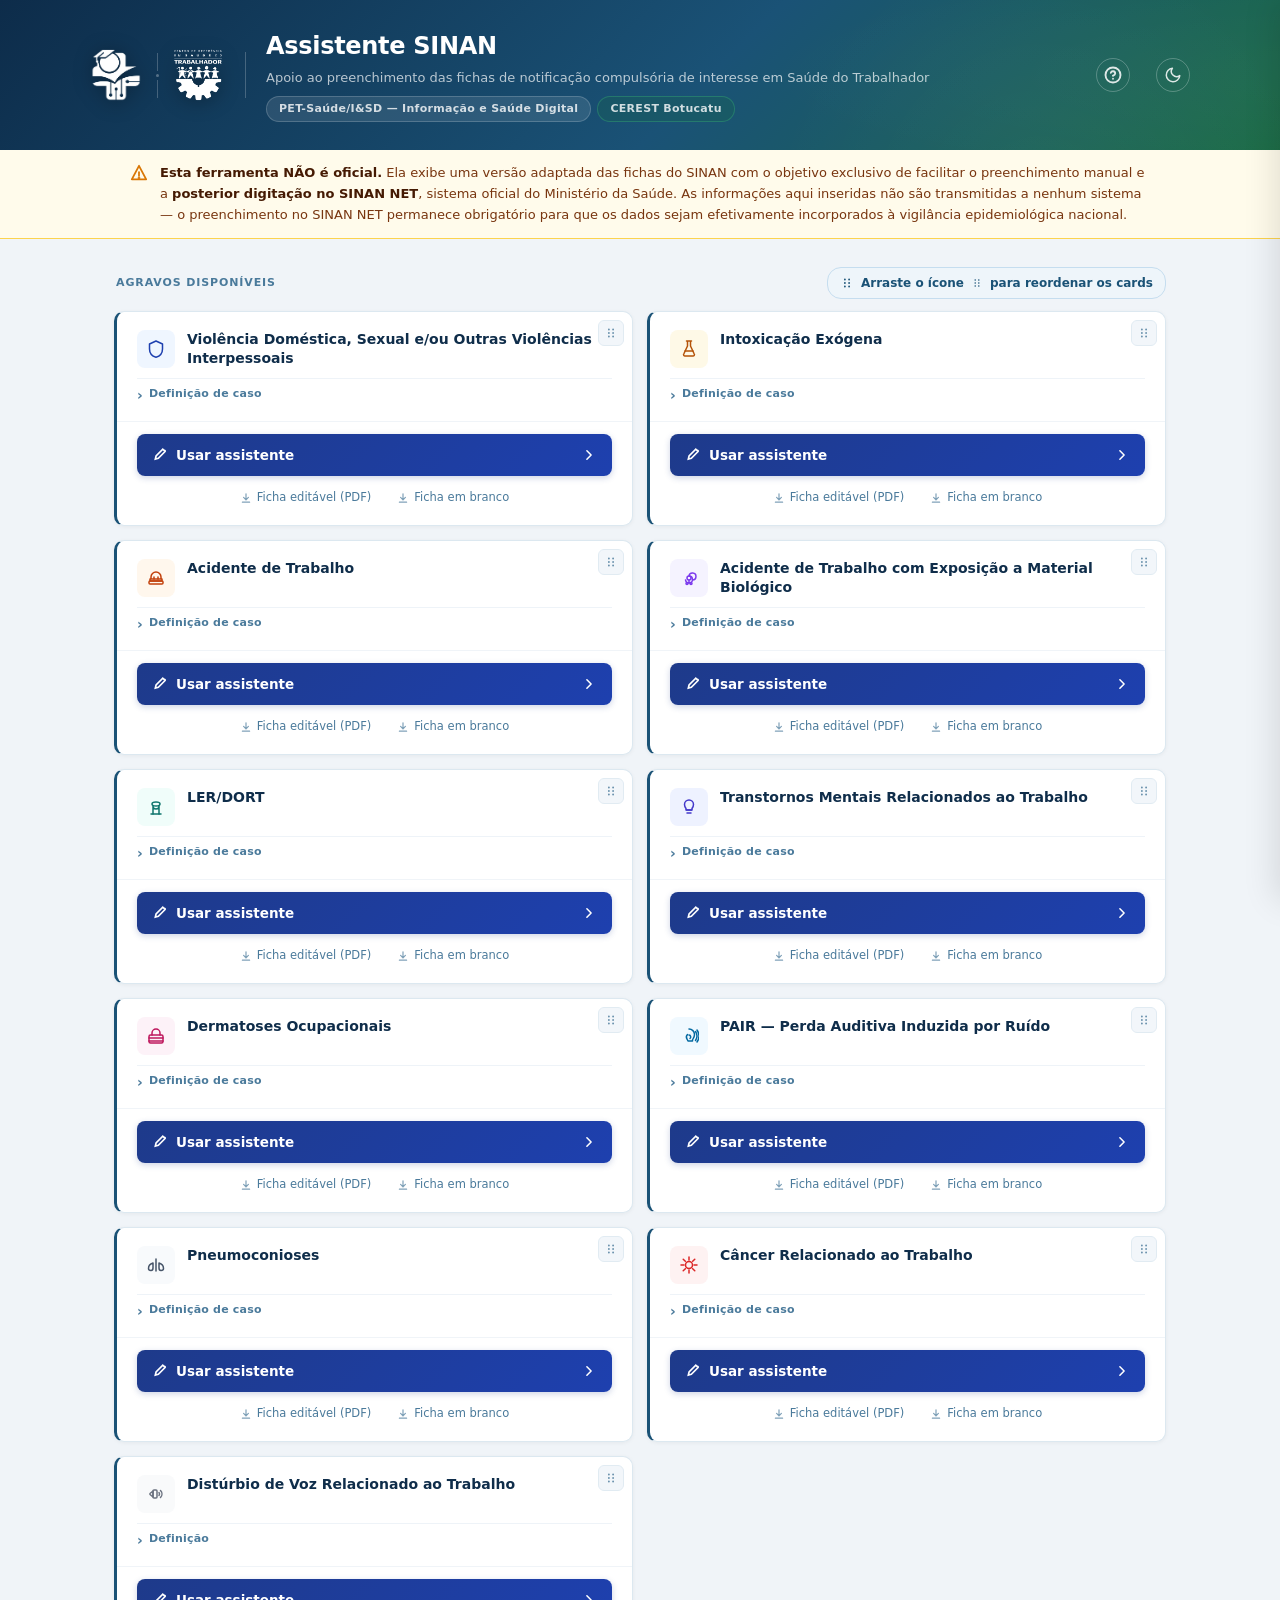
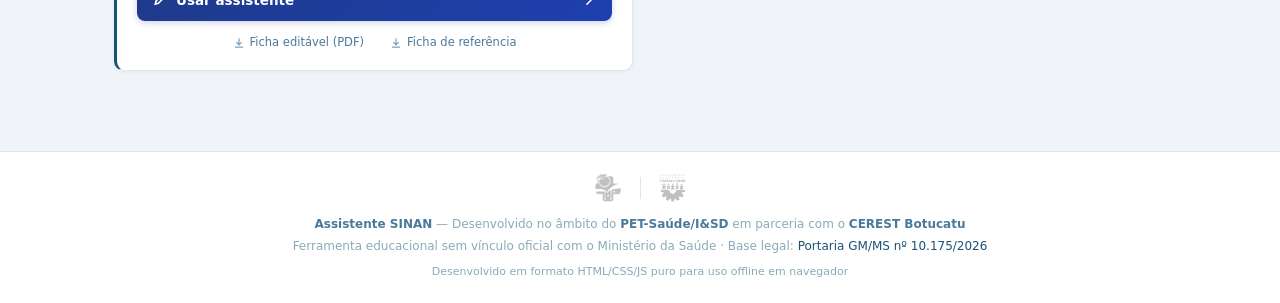
<file: index.html>
﻿<!DOCTYPE html>
<html lang="pt-BR">
<head>
<meta charset="UTF-8">
<meta name="viewport" content="width=device-width, initial-scale=1.0">
<title>Assistente SINAN — PET-Saúde/I&SD</title>

<style>
*{box-sizing:border-box;margin:0;padding:0}
body{font-family:'Segoe UI',system-ui,-apple-system,sans-serif;background:#f0f4f8;color:#1a2a3a;min-height:100vh;font-size:15px;line-height:1.5}

/* HEADER */
#hdr{background:linear-gradient(135deg,#0d2c4a 0%,#1a5276 55%,#1a6b45 100%);padding:28px 40px;position:relative;overflow:hidden}
#hdr::before{content:'';position:absolute;inset:0;background:radial-gradient(ellipse 80% 120% at 110% 50%,rgba(255,255,255,.035) 0%,transparent 65%);pointer-events:none}
#hdr::after{content:'';position:absolute;top:-60%;right:-5%;width:600px;height:600px;background:radial-gradient(circle,rgba(255,255,255,.04) 0%,transparent 65%);pointer-events:none}
.hdr-inner{max-width:1100px;margin:0 auto;display:flex;align-items:center;gap:20px}
/* Logos group */
.hdr-logos{display:flex;align-items:center;gap:14px;flex-shrink:0}
.hdr-logo{height:52px;object-fit:contain;filter:drop-shadow(0 2px 10px rgba(0,0,0,.35))}
.hdr-logo-sep{display:flex;flex-direction:column;align-items:center;gap:3px;flex-shrink:0}
.hdr-logo-sep-line{width:1px;height:18px;background:rgba(255,255,255,.22)}
.hdr-logo-sep-dot{width:3px;height:3px;border-radius:50%;background:rgba(255,255,255,.3)}
.hdr-vline{width:1px;height:46px;background:rgba(255,255,255,.22);flex-shrink:0}
.hdr-text h1{color:#fff;font-size:24px;font-weight:800;letter-spacing:-.3px}
.hdr-text p{color:rgba(255,255,255,.7);font-size:13px;margin-top:4px;line-height:1.5}
/* Chips row */
.hdr-chips{display:flex;flex-wrap:wrap;gap:6px;margin-top:8px}
.pet-chip{display:inline-flex;align-items:center;gap:6px;background:rgba(255,255,255,.1);border:1px solid rgba(255,255,255,.18);color:rgba(255,255,255,.8);font-size:11px;font-weight:600;padding:4px 12px;border-radius:20px;letter-spacing:.3px}
.cerest-chip{display:inline-flex;align-items:center;gap:6px;background:rgba(26,107,69,.25);border:1px solid rgba(74,222,128,.25);color:rgba(255,255,255,.8);font-size:11px;font-weight:600;padding:4px 12px;border-radius:20px;letter-spacing:.3px}

/* DISCLAIMER */
.disclaimer{background:#fffbeb;border-bottom:1px solid #fcd34d}
.disclaimer-inner{max-width:1100px;margin:0 auto;display:flex;align-items:flex-start;gap:12px;font-size:13px;color:#78350f;line-height:1.6;padding:13px 40px}
.disclaimer strong{color:#451a03}
.disclaimer-icon{flex-shrink:0;margin-top:1px;color:#d97706}

/* MAIN */
main{max-width:1100px;margin:0 auto;padding:28px 24px 60px}

/* CHIPS — usados no banner */
.about-chip{font-size:12px;font-weight:700;padding:4px 12px;border-radius:4px;letter-spacing:.1px}
.chip-green{background:#f0fdf4;color:#166534;border:1px solid #bbf7d0}
.chip-blue{background:#eff6ff;color:#1e40af;border:1px solid #bfdbfe}
.chip-yellow{background:#fefce8;color:#854d0e;border:1px solid #fef08a}
.chip-purple{background:#f5f3ff;color:#6d28d9;border:1px solid #ddd6fe}

/* ABOUT BANNER */
.about-banner{display:flex;align-items:center;gap:16px;background:#fff;border-radius:12px;border:1px solid #dce8f0;border-left:4px solid #1a5276;padding:18px 22px;margin-bottom:20px;box-shadow:0 1px 6px rgba(0,0,0,.05);cursor:pointer;transition:box-shadow .2s,transform .15s;width:100%;text-align:left}
.about-banner:hover{box-shadow:0 4px 18px rgba(26,82,118,.12);transform:translateY(-1px)}
.about-banner-icon{flex-shrink:0;width:40px;height:40px;border-radius:8px;background:linear-gradient(135deg,#1a5276,#1a6b45);display:flex;align-items:center;justify-content:center;color:#fff}
.about-banner-body{flex:1;min-width:0}
.about-banner-title{font-size:14px;font-weight:800;color:#0f2d4a;margin-bottom:6px}
.about-banner-chips{display:flex;flex-wrap:wrap;gap:6px}
.about-banner-arrow{flex-shrink:0;color:#4a7a9b;transition:transform .2s}
.about-banner:hover .about-banner-arrow{transform:translateX(4px)}

/* DRAWER OVERLAY */
.drawer-overlay{position:fixed;inset:0;background:rgba(0,0,0,.45);z-index:1000;opacity:0;pointer-events:none;transition:opacity .3s ease}
.drawer-overlay.open{opacity:1;pointer-events:auto}

/* DRAWER PANEL */
.drawer-panel{position:fixed;top:0;right:0;height:100%;width:480px;max-width:100vw;background:#fff;z-index:1001;transform:translateX(100%);transition:transform .3s ease;display:flex;flex-direction:column;overflow:hidden;box-shadow:-4px 0 32px rgba(0,0,0,.12)}
.drawer-panel.open{transform:translateX(0)}
.drawer-hdr{display:flex;align-items:center;justify-content:space-between;padding:20px 24px;border-bottom:1px solid #dce8f0;flex-shrink:0}
.drawer-hdr-title{font-size:16px;font-weight:800;color:#0f2d4a;display:flex;align-items:center;gap:10px}
.drawer-hdr-title::before{content:'';display:block;width:3px;height:18px;background:linear-gradient(180deg,#1a5276,#1a6b45);border-radius:2px;flex-shrink:0}
.drawer-close{background:none;border:1px solid #e2e8f0;color:#6b7280;width:32px;height:32px;border-radius:6px;cursor:pointer;display:flex;align-items:center;justify-content:center;transition:background .15s,color .15s;flex-shrink:0}
.drawer-close:hover{background:#f1f5f9;color:#0f2d4a}
.drawer-body{flex:1;overflow-y:auto;padding:24px}
.drawer-section{margin-bottom:28px}
.drawer-section:last-child{margin-bottom:0}
.drawer-section h3{font-size:14px;font-weight:800;color:#0f2d4a;margin-bottom:10px;display:flex;align-items:center;gap:8px}
.drawer-section h3::before{content:'';display:block;width:3px;height:16px;background:linear-gradient(180deg,#1a5276,#1a6b45);border-radius:2px;flex-shrink:0}
.drawer-section p{font-size:13px;color:#4b5563;line-height:1.75;margin-bottom:8px}
.drawer-section p:last-child{margin-bottom:0}
.drawer-section strong{color:#0f2d4a;font-weight:700}
.drawer-section a{color:#1a5276;text-decoration:none}
.drawer-section a:hover{text-decoration:underline}
.drawer-sep{border:none;border-top:1px solid #eef3f8;margin:0 0 28px}
.drawer-feature{margin-bottom:12px}
.drawer-feature:last-child{margin-bottom:0}
.drawer-feature-title{font-size:13px;font-weight:700;color:#1a5276;margin-bottom:3px}
.drawer-feature-desc{font-size:12.5px;color:#4b5563;line-height:1.7}

/* SECTION TITLE */
.sec-title{font-size:11px;font-weight:800;text-transform:uppercase;letter-spacing:1.6px;color:#4a7a9b;margin:0 0 16px;display:flex;align-items:center;gap:10px}
.sec-title::after{content:'';flex:1;height:1px;background:#d2e3ef}

/* GRID */
.fichas-grid{display:grid;grid-template-columns:repeat(2,1fr);gap:14px;margin-bottom:20px;align-items:start}

/* CARD */
.card{background:#fff;border-radius:10px;border:1px solid #dce8f0;box-shadow:0 1px 4px rgba(0,0,0,.05);overflow:visible;transition:box-shadow .2s,transform .2s,border-color .2s,opacity .18s;display:flex;flex-direction:column;border-left:3px solid #dce8f0;position:relative}
.card.active{border-left-color:#1a5276}
.card.active:hover{box-shadow:0 6px 22px rgba(26,82,118,.12);transform:translateY(-2px)}
/* Category left borders */
.cat-violence{border-left-color:#1e40af}
.cat-intox{border-left-color:#b45309}
.cat-bio{border-left-color:#7c3aed}
.cat-accident{border-left-color:#c2410c}
.cat-lerdort{border-left-color:#0f766e}
.cat-mental{border-left-color:#4338ca}
.cat-derm{border-left-color:#be185d}
.cat-pair{border-left-color:#0369a1}
.cat-pneumo{border-left-color:#475569}
.cat-cancer{border-left-color:#dc2626}
.cat-voice{border-left-color:#6b7280}

.card-main{padding:18px 20px;flex:1}
.card-head{display:flex;align-items:flex-start;gap:12px;margin-bottom:10px}
.card-icon-wrap{width:38px;height:38px;border-radius:8px;display:flex;align-items:center;justify-content:center;flex-shrink:0;background:#f0f5fa}
.cat-violence .card-icon-wrap{background:#eff6ff;color:#1e40af}
.cat-intox .card-icon-wrap{background:#fef9e7;color:#b45309}
.cat-bio .card-icon-wrap{background:#f5f3ff;color:#7c3aed}
.cat-accident .card-icon-wrap{background:#fff7ed;color:#c2410c}
.cat-lerdort .card-icon-wrap{background:#f0fdfa;color:#0f766e}
.cat-mental .card-icon-wrap{background:#eef2ff;color:#4338ca}
.cat-derm .card-icon-wrap{background:#fdf2f8;color:#be185d}
.cat-pair .card-icon-wrap{background:#f0f9ff;color:#0369a1}
.cat-pneumo .card-icon-wrap{background:#f8fafc;color:#475569}
.cat-cancer .card-icon-wrap{background:#fef2f2;color:#dc2626}
.cat-voice .card-icon-wrap{background:#f9fafb;color:#6b7280}

.card-info{flex:1;min-width:0}
.card-title{font-size:14px;font-weight:700;color:#0f2d4a;line-height:1.35}
.card-title.dim{color:#4a6a8a}

/* DEFINITION */
details.def{margin-top:8px;border-top:1px solid #eef3f8;padding-top:7px}
details.def summary{font-size:11px;font-weight:700;color:#4a7a9b;cursor:pointer;user-select:none;list-style:none;display:flex;align-items:center;gap:6px;letter-spacing:.2px}
details.def summary::-webkit-details-marker{display:none}
details.def summary::before{content:'›';font-size:14px;transition:transform .2s;display:inline-block;line-height:1}
details[open].def summary::before{transform:rotate(90deg)}
details.def summary:hover{color:#1a5276}
.def-text{font-size:13px;color:#1f2937;line-height:1.55;margin-top:7px;padding:11px 13px;background:#f0f5fa;border-radius:4px;border-left:2px solid #c5ddef}

/* DRAG HANDLE */
.drag-handle{
  position:absolute;top:8px;right:8px;width:26px;height:26px;border-radius:6px;
  display:flex;align-items:center;justify-content:center;
  background:#f0f5fa;color:#4a7a9b;opacity:.85;transition:all .18s;cursor:grab;user-select:none;
  border:1px solid #dce8f0;
}
.card:hover .drag-handle{opacity:1;background:#1a5276;color:#fff;border-color:#1a5276;box-shadow:0 2px 6px rgba(26,82,118,.25)}
.drag-handle:hover{transform:scale(1.08)}
.drag-handle:active{cursor:grabbing;transform:scale(.95)}
.card.dragging{opacity:.35;cursor:grabbing}
.card.drag-over{border-color:#1a5276;box-shadow:0 0 0 2px rgba(26,82,118,.25),0 6px 18px rgba(26,82,118,.12);transform:translateY(-1px)}

/* SECTION HEADER */
.sec-head{display:flex;align-items:center;justify-content:space-between;margin-bottom:12px;padding-left:2px;gap:10px;flex-wrap:wrap}
.sec-title-label{font-size:11px;font-weight:700;text-transform:uppercase;letter-spacing:.08em;color:#4a7a9b}
.sec-drag-hint{
  display:inline-flex;align-items:center;gap:7px;
  font-size:12px;color:#1a5276;font-weight:700;
  padding:6px 12px;background:#eef5fa;border:1px solid #c5ddef;border-radius:14px;
}
.sec-drag-hint svg{flex-shrink:0}

/* ACTIONS */
.card-actions{padding:12px 20px 16px;display:flex;flex-direction:column;gap:10px;border-top:1px solid #f0f4f8}
.btn-assistente{
  width:100%;display:inline-flex;align-items:center;justify-content:center;gap:8px;
  background:linear-gradient(135deg,#1e3a8a 0%,#1e40af 100%);color:#fff;
  padding:11px 16px;border-radius:8px;font-size:13.5px;font-weight:700;
  text-decoration:none;border:none;cursor:pointer;
  transition:all .18s;box-shadow:0 2px 6px rgba(30,58,138,.22);position:relative;
}
.btn-assistente .btn-arrow{margin-left:auto;transition:transform .18s}
.btn-assistente:hover{
  background:linear-gradient(135deg,#1e40af 0%,#2563eb 100%);
  transform:translateY(-1px);box-shadow:0 6px 16px rgba(30,58,138,.4);
}
.btn-assistente:hover .btn-arrow{transform:translateX(3px)}
.btn-assistente:active{transform:translateY(0)}
.btn-assistente svg:first-child{flex-shrink:0}
.card-sec-actions{display:flex;justify-content:center;gap:14px;flex-wrap:wrap}
.btn-link{
  display:inline-flex;align-items:center;gap:5px;padding:3px 6px;
  background:none;border:none;color:#4a7a9b;font-size:11.5px;font-weight:500;
  cursor:pointer;border-radius:4px;text-decoration:none;transition:color .15s;
}
.btn-link:hover{color:#1e3a8a;text-decoration:underline}
.btn-link svg{opacity:.7;flex-shrink:0}

/* FOOTER */
footer{background:#fff;border-top:1px solid #dce8f0;padding:22px 40px;text-align:center}
footer p{font-size:12px;color:#8aabb8;line-height:1.8}
footer strong{color:#4a7a9b}
footer a{color:#1a5276;text-decoration:none}
.footer-logos{display:flex;align-items:center;justify-content:center;gap:18px;margin-bottom:12px}
/* White logos: invert in light mode (dark bg in header is fine, but footer is white) */
.footer-logo{height:28px;display:block;filter:invert(1) opacity(.25)}
.footer-logo-sep{width:1px;height:22px;background:rgba(74,122,155,.18)}
[data-theme="dark"] .footer-logo{filter:invert(0) opacity(.3)}
[data-theme="dark"] .footer-logo-sep{background:rgba(255,255,255,.12)}

/*==============================================================
  MOBILE RESPONSIVE — @media max-width:768px
  Todas as regras abaixo NÃO afetam o layout desktop
==============================================================*/
@media(max-width:768px){

  /* ── HEADER ────────────────────────────────────────────── */
  #hdr{padding:16px 18px}
  .hdr-inner{gap:10px}
  .hdr-logos{gap:10px}
  .hdr-logo{height:34px}
  .hdr-logo-sep{display:none}
  .hdr-vline{display:none}
  .hdr-text h1{font-size:17px;letter-spacing:-.2px}
  .hdr-text p{font-size:12px;margin-top:3px}
  .hdr-chips{gap:5px;margin-top:6px}
  .pet-chip,.cerest-chip{font-size:10px;padding:3px 10px}

  /* ── DISCLAIMER ─────────────────────────────────────────── */
  .disclaimer-inner{padding:11px 18px;font-size:12px;gap:9px}

  /* ── MAIN ───────────────────────────────────────────────── */
  main{padding:14px 14px 36px}

  /* ── ABOUT BANNER ───────────────────────────────────────── */
  .about-banner{padding:14px 16px;margin-bottom:14px;gap:12px}
  .about-banner-icon{width:34px;height:34px;border-radius:6px}
  .about-banner-title{font-size:13px}
  .about-chip{font-size:11px;padding:3px 9px}

  /* ── DRAWER ─────────────────────────────────────────────── */
  .drawer-panel{width:100vw}
  .drawer-hdr{padding:16px 18px}
  .drawer-body{padding:18px}

  /* ── SECTION TITLE ──────────────────────────────────────── */
  .sec-title{font-size:10px;margin-bottom:12px;letter-spacing:1.3px}

  /* ── GRID — coluna única no mobile ─────────────────────── */
  .fichas-grid{grid-template-columns:1fr;gap:9px;margin-bottom:16px}

  /* ── CARDS ──────────────────────────────────────────────── */
  .card{border-radius:9px}
  .card-main{padding:14px 16px}
  .card-head{gap:10px;margin-bottom:8px}
  .card-icon-wrap{width:34px;height:34px;border-radius:6px;flex-shrink:0}
  .card-title{font-size:13px}
  .card-status{font-size:10px;padding:2px 8px;margin-top:5px}
  details.def summary{font-size:10px}
  .def-text{font-size:11px;padding:8px 10px}

  /* ── CARD ACTIONS ───────────────────────────────────────── */
  .card-actions{padding:9px 16px 12px;gap:8px}
  .btn-assistente{min-height:44px;font-size:13px;border-radius:7px}
  .btn-link{font-size:11px}
  .sec-drag-hint{display:none}

  /* ── FOOTER ─────────────────────────────────────────────── */
  footer{padding:16px 18px}
  footer p{font-size:11px}
}

/*==============================================================
  DARK MODE TOGGLE
==============================================================*/
.dm-toggle{background:none;border:1.5px solid rgba(255,255,255,.25);color:rgba(255,255,255,.85);width:34px;height:34px;border-radius:50%;cursor:pointer;display:flex;align-items:center;justify-content:center;flex-shrink:0;transition:background .2s,border-color .2s;padding:0;margin-left:auto}
.dm-toggle:hover{background:rgba(255,255,255,.12);border-color:rgba(255,255,255,.45)}
.dm-toggle svg{width:18px;height:18px}
.dm-toggle .ico-sun{display:none}
.dm-toggle .ico-moon{display:block}

/*==============================================================
  DARK MODE — [data-theme="dark"]
==============================================================*/
[data-theme="dark"]{
  --bg:       #0f1117;
  --bg-card:  #1a1d27;
  --bg-card2: #222633;
  --bg-input: #1e2130;
  --border:   #2d3348;
  --text:     #e2e4eb;
  --text2:    #9ea3b5;
  --text3:    #6b7190;
  --accent:   #3b82f6;
  --accent-bg:rgba(59,130,246,.12);
  --green:    #22c55e;
  --warn-bg:  #2a2518;
  --warn-border:#5c4a1e;
  --warn-text:#d4a017;
}
[data-theme="dark"] .dm-toggle .ico-sun{display:block}
[data-theme="dark"] .dm-toggle .ico-moon{display:none}

[data-theme="dark"] body{background:var(--bg);color:var(--text)}

/* Header — mantém gradiente */
[data-theme="dark"] #hdr{box-shadow:0 4px 20px rgba(0,0,0,.5)}

/* Disclaimer */
[data-theme="dark"] .disclaimer{background:var(--warn-bg);border-bottom-color:var(--warn-border)}
[data-theme="dark"] .disclaimer-inner{color:var(--warn-text)}
[data-theme="dark"] .disclaimer strong{color:#eab308}
[data-theme="dark"] .disclaimer-icon{color:#eab308}

/* Chips */
[data-theme="dark"] .chip-green{background:#0f2818;color:#4ade80;border-color:#1a4028}
[data-theme="dark"] .chip-blue{background:#0f1a30;color:#60a5fa;border-color:#1a2e50}
[data-theme="dark"] .chip-yellow{background:#2a2518;color:#eab308;border-color:#5c4a1e}
[data-theme="dark"] .chip-purple{background:#1a152e;color:#a78bfa;border-color:#2e2550}

/* About banner */
[data-theme="dark"] .about-banner{background:var(--bg-card);border-color:var(--border);border-left-color:#3b82f6}
[data-theme="dark"] .about-banner-title{color:var(--text)}
[data-theme="dark"] .about-banner-arrow{color:var(--text3)}

/* Drawer */
[data-theme="dark"] .drawer-panel{background:var(--bg-card)}
[data-theme="dark"] .drawer-hdr{border-bottom-color:var(--border)}
[data-theme="dark"] .drawer-hdr-title{color:var(--text)}
[data-theme="dark"] .drawer-close{border-color:var(--border);color:var(--text3)}
[data-theme="dark"] .drawer-close:hover{background:var(--bg-card2);color:var(--text)}
[data-theme="dark"] .drawer-section h3{color:var(--text)}
[data-theme="dark"] .drawer-section p{color:var(--text2)}
[data-theme="dark"] .drawer-section strong{color:var(--text)}
[data-theme="dark"] .drawer-section a{color:#60a5fa}
[data-theme="dark"] .drawer-feature-title{color:#60a5fa}
[data-theme="dark"] .drawer-feature-desc{color:var(--text2)}
[data-theme="dark"] .drawer-sep{border-top-color:var(--border)}
[data-theme="dark"] .drawer-overlay{background:rgba(0,0,0,.65)}

/* Section title */
[data-theme="dark"] .sec-title{color:var(--text3)}
[data-theme="dark"] .sec-title::after{background:var(--border)}

/* Cards */
[data-theme="dark"] .card{background:var(--bg-card);border-color:var(--border);box-shadow:0 1px 4px rgba(0,0,0,.15)}
[data-theme="dark"] .card.active:hover{box-shadow:0 6px 22px rgba(0,0,0,.3)}
[data-theme="dark"] .card-title{color:var(--text)}
[data-theme="dark"] .card-title.dim{color:var(--text3)}
[data-theme="dark"] details.def summary{color:var(--text3)}
[data-theme="dark"] details.def summary:hover{color:#60a5fa}
[data-theme="dark"] .def-text{background:rgba(74,158,217,.08);color:#e6eef7;border-left-color:var(--border)}
[data-theme="dark"] details.def{border-top-color:var(--border)}
[data-theme="dark"] .card-status{display:none}

/* Card icon wraps — fundos escuros harmonizados */
[data-theme="dark"] .card-icon-wrap{background:var(--bg-card2)}
[data-theme="dark"] .cat-violence .card-icon-wrap{background:rgba(30,64,175,.15);color:#60a5fa}
[data-theme="dark"] .cat-intox .card-icon-wrap{background:rgba(180,83,9,.15);color:#fbbf24}
[data-theme="dark"] .cat-bio .card-icon-wrap{background:rgba(124,58,237,.15);color:#a78bfa}
[data-theme="dark"] .cat-accident .card-icon-wrap{background:rgba(194,65,12,.15);color:#fb923c}
[data-theme="dark"] .cat-lerdort .card-icon-wrap{background:rgba(15,118,110,.15);color:#2dd4bf}
[data-theme="dark"] .cat-mental .card-icon-wrap{background:rgba(67,56,202,.15);color:#818cf8}
[data-theme="dark"] .cat-derm .card-icon-wrap{background:rgba(190,24,93,.15);color:#f472b6}
[data-theme="dark"] .cat-pair .card-icon-wrap{background:rgba(3,105,161,.15);color:#38bdf8}
[data-theme="dark"] .cat-pneumo .card-icon-wrap{background:rgba(71,85,105,.15);color:#94a3b8}
[data-theme="dark"] .cat-cancer .card-icon-wrap{background:rgba(220,38,38,.15);color:#f87171}
[data-theme="dark"] .cat-voice .card-icon-wrap{background:rgba(107,114,128,.15);color:#9ca3af}

/* Card actions */
[data-theme="dark"] .card-actions{border-top-color:var(--border)}
[data-theme="dark"] .btn-link{color:#8fb0cc}
[data-theme="dark"] .btn-link:hover{color:#60a5fa}
[data-theme="dark"] .drag-handle{background:#222633;color:#8fb0cc;border-color:var(--border)}
[data-theme="dark"] .card:hover .drag-handle{background:#3b82f6;color:#fff;border-color:#3b82f6}
[data-theme="dark"] .card::after{border-top-color:#2d3348;border-right-color:#2d3348}
[data-theme="dark"] .sec-drag-hint{background:rgba(59,130,246,.12);border-color:rgba(59,130,246,.35);color:#93c5fd}
[data-theme="dark"] .sec-title-label{color:var(--text3)}

/* Footer */
[data-theme="dark"] footer{background:var(--bg-card);border-top-color:var(--border)}
[data-theme="dark"] footer p{color:var(--text3)}
[data-theme="dark"] footer strong{color:var(--text2)}
[data-theme="dark"] footer a{color:#60a5fa}
</style>
</head>
<body>
<script>
// Dark Mode — aplica antes do paint para evitar flash
(function(){
  var stored = localStorage.getItem('sinan-theme');
  var theme;
  if(stored === 'dark' || stored === 'light'){
    theme = stored;
  } else {
    theme = window.matchMedia && window.matchMedia('(prefers-color-scheme: dark)').matches ? 'dark' : 'light';
  }
  if(theme === 'dark') document.documentElement.setAttribute('data-theme','dark');
})();
function toggleDarkMode(){
  var isDark = document.documentElement.getAttribute('data-theme') === 'dark';
  var next = isDark ? 'light' : 'dark';
  if(next === 'dark') document.documentElement.setAttribute('data-theme','dark');
  else document.documentElement.removeAttribute('data-theme');
  localStorage.setItem('sinan-theme', next);
}
</script>

<header id="hdr">
  <div class="hdr-inner">
    <div class="hdr-logos">
      <img class="hdr-logo" src="assets/img/pet-logo-branca.png" alt="PET-Saúde I&SD">
      <div class="hdr-logo-sep">
        <div class="hdr-logo-sep-line"></div>
        <div class="hdr-logo-sep-dot"></div>
        <div class="hdr-logo-sep-line"></div>
      </div>
      <img class="hdr-logo" src="assets/img/cerest-logo-branca.png" alt="CEREST Botucatu">
    </div>
    <div class="hdr-vline"></div>
    <div class="hdr-text">
      <h1>Assistente SINAN</h1>
      <p>Apoio ao preenchimento das fichas de notificação compulsória de interesse em Saúde do Trabalhador</p>
      <div class="hdr-chips">
        <span class="pet-chip">PET-Saúde/I&SD — Informação e Saúde Digital</span>
        <span class="cerest-chip">CEREST Botucatu</span>
      </div>
    </div>
    <button class="dm-toggle" id="help-btn" onclick="openDrawer()" title="Sobre o projeto e base legal" style="margin-left:auto">
      <svg width="16" height="16" viewBox="0 0 24 24" fill="none" stroke="currentColor" stroke-width="2.5" stroke-linecap="round" stroke-linejoin="round"><circle cx="12" cy="12" r="10"/><path d="M9.09 9a3 3 0 0 1 5.83 1c0 2-3 3-3 3"/><line x1="12" y1="17" x2="12.01" y2="17"/></svg>
    </button>
    <button class="dm-toggle" id="dm-toggle" onclick="toggleDarkMode()" title="Alternar modo escuro" style="margin-left:6px">
      <svg class="ico-moon" viewBox="0 0 24 24" fill="none" stroke="currentColor" stroke-width="2" stroke-linecap="round" stroke-linejoin="round"><path d="M21 12.79A9 9 0 1111.21 3a7 7 0 009.79 9.79z"/></svg>
      <svg class="ico-sun" viewBox="0 0 24 24" fill="none" stroke="currentColor" stroke-width="2" stroke-linecap="round" stroke-linejoin="round"><circle cx="12" cy="12" r="5"/><line x1="12" y1="1" x2="12" y2="3"/><line x1="12" y1="21" x2="12" y2="23"/><line x1="4.22" y1="4.22" x2="5.64" y2="5.64"/><line x1="18.36" y1="18.36" x2="19.78" y2="19.78"/><line x1="1" y1="12" x2="3" y2="12"/><line x1="21" y1="12" x2="23" y2="12"/><line x1="4.22" y1="19.78" x2="5.64" y2="18.36"/><line x1="18.36" y1="5.64" x2="19.78" y2="4.22"/></svg>
    </button>
  </div>
</header>

<div class="disclaimer">
  <div class="disclaimer-inner">
    <svg class="disclaimer-icon" width="18" height="18" viewBox="0 0 20 20" fill="none" stroke="currentColor" stroke-width="2" stroke-linecap="round" stroke-linejoin="round"><path d="M10 2L2 17h16L10 2z"/><line x1="10" y1="9" x2="10" y2="13"/><circle cx="10" cy="15.5" r=".5" fill="currentColor"/></svg>
    <div>
      <strong>Esta ferramenta NÃO é oficial.</strong> Ela exibe uma versão adaptada das fichas do SINAN com o objetivo exclusivo de facilitar o preenchimento manual e a <strong>posterior digitação no SINAN NET</strong>, sistema oficial do Ministério da Saúde. As informações aqui inseridas não são transmitidas a nenhum sistema — o preenchimento no SINAN NET permanece obrigatório para que os dados sejam efetivamente incorporados à vigilância epidemiológica nacional.
    </div>
  </div>
</div>

<main>

  <div class="sec-head">
    <div class="sec-title-label">Agravos disponíveis</div>
    <div class="sec-drag-hint">
      <svg width="14" height="14" viewBox="0 0 20 20" fill="currentColor"><circle cx="7" cy="5" r="1.3"/><circle cx="13" cy="5" r="1.3"/><circle cx="7" cy="10" r="1.3"/><circle cx="13" cy="10" r="1.3"/><circle cx="7" cy="15" r="1.3"/><circle cx="13" cy="15" r="1.3"/></svg>
      Arraste o ícone <svg width="12" height="12" viewBox="0 0 20 20" fill="currentColor" style="vertical-align:-1px"><circle cx="7" cy="5" r="1.3"/><circle cx="13" cy="5" r="1.3"/><circle cx="7" cy="10" r="1.3"/><circle cx="13" cy="10" r="1.3"/><circle cx="7" cy="15" r="1.3"/><circle cx="13" cy="15" r="1.3"/></svg> para reordenar os cards
    </div>
  </div>

  <div class="fichas-grid" id="fichas-grid">

    <!-- VIOLÊNCIA -->
    <div class="card active cat-violence" draggable="true" data-id="violencia">
      <div class="drag-handle" title="Arraste para reordenar"><svg width="14" height="14" viewBox="0 0 20 20" fill="currentColor"><circle cx="7" cy="5" r="1.3"/><circle cx="13" cy="5" r="1.3"/><circle cx="7" cy="10" r="1.3"/><circle cx="13" cy="10" r="1.3"/><circle cx="7" cy="15" r="1.3"/><circle cx="13" cy="15" r="1.3"/></svg></div>
      <div class="card-main">
        <div class="card-head">
          <div class="card-icon-wrap">
            <svg width="20" height="20" viewBox="0 0 20 20" fill="none" stroke="currentColor" stroke-width="1.5" stroke-linecap="round" stroke-linejoin="round"><path d="M10 2L3.5 5v5c0 4.1 2.9 7.2 6.5 8.2 3.6-1 6.5-4.1 6.5-8.2V5L10 2z"/></svg>
          </div>
          <div class="card-info">
            <div class="card-title">Violência Doméstica, Sexual e/ou Outras Violências Interpessoais</div>
          </div>
        </div>
        <details class="def">
          <summary>Definição de caso</summary>
          <div class="def-text">Toda violência doméstica, sexual e/ou outra violência interpessoal (física, psicológica/moral, sexual, tráfico de pessoas, trabalho infantil, tortura, financeira/econômica, negligência/abandono ou intervenção legal) praticada contra qualquer pessoa, independentemente de sexo, idade ou vínculo com o agressor.</div>
        </details>
      </div>
      <div class="card-actions">
        <a class="btn-assistente" href="sinan_violencia.html">
          <svg width="15" height="15" viewBox="0 0 20 20" fill="none" stroke="currentColor" stroke-width="2.2" stroke-linecap="round"><path d="M14.7 3.3a1 1 0 011.4 1.4l-9 9-4 1 1-4 9-9z"/></svg>
          Usar assistente
          <svg class="btn-arrow" width="14" height="14" viewBox="0 0 20 20" fill="none" stroke="currentColor" stroke-width="2.2" stroke-linecap="round" stroke-linejoin="round"><path d="M7 4l6 6-6 6"/></svg>
        </a>
        <div class="card-sec-actions">
          <a class="btn-link" href="fichas/violencia_editavel.pdf" download>
            <svg width="12" height="12" viewBox="0 0 20 20" fill="none" stroke="currentColor" stroke-width="2" stroke-linecap="round"><path d="M10 3v10M6 9l4 4 4-4M4 17h12"/></svg>
            Ficha editável (PDF)
          </a>
          <a class="btn-link" href="fichas/violencia.pdf" download>
            <svg width="12" height="12" viewBox="0 0 20 20" fill="none" stroke="currentColor" stroke-width="2" stroke-linecap="round"><path d="M10 3v10M6 9l4 4 4-4M4 17h12"/></svg>
            Ficha em branco
          </a>
        </div>
      </div>
    </div>

    <!-- INTOXICAÇÃO EXÓGENA -->
    <div class="card active cat-intox" draggable="true" data-id="intoxicacao">
      <div class="drag-handle" title="Arraste para reordenar"><svg width="14" height="14" viewBox="0 0 20 20" fill="currentColor"><circle cx="7" cy="5" r="1.3"/><circle cx="13" cy="5" r="1.3"/><circle cx="7" cy="10" r="1.3"/><circle cx="13" cy="10" r="1.3"/><circle cx="7" cy="15" r="1.3"/><circle cx="13" cy="15" r="1.3"/></svg></div>
      <div class="card-main">
        <div class="card-head">
          <div class="card-icon-wrap">
            <svg width="20" height="20" viewBox="0 0 20 20" fill="none" stroke="currentColor" stroke-width="1.5" stroke-linecap="round" stroke-linejoin="round"><path d="M7.5 2h5M8.5 2v5L5 14.5A1.5 1.5 0 006.5 17h7a1.5 1.5 0 001.5-2.5L11.5 7V2"/><line x1="6" y1="12" x2="14" y2="12"/></svg>
          </div>
          <div class="card-info">
            <div class="card-title">Intoxicação Exógena</div>
          </div>
        </div>
        <details class="def">
          <summary>Definição de caso</summary>
          <div class="def-text"><strong>Caso suspeito:</strong> todo indivíduo que, tendo sido exposto a substâncias químicas (agrotóxicos, medicamentos, produtos domésticos, cosméticos, produtos industriais, drogas, plantas ou alimentos/bebidas), apresente sinais e sintomas clínicos de intoxicação e/ou alterações laboratoriais provavelmente ou possivelmente compatíveis.</div>
        </details>
      </div>
      <div class="card-actions">
        <a class="btn-assistente" href="sinan_intoxicacao.html">
          <svg width="15" height="15" viewBox="0 0 20 20" fill="none" stroke="currentColor" stroke-width="2.2" stroke-linecap="round"><path d="M14.7 3.3a1 1 0 011.4 1.4l-9 9-4 1 1-4 9-9z"/></svg>
          Usar assistente
          <svg class="btn-arrow" width="14" height="14" viewBox="0 0 20 20" fill="none" stroke="currentColor" stroke-width="2.2" stroke-linecap="round" stroke-linejoin="round"><path d="M7 4l6 6-6 6"/></svg>
        </a>
        <div class="card-sec-actions">
          <a class="btn-link" href="fichas/Intoxicacao_Exogena_v5_editavel.pdf" download>
            <svg width="12" height="12" viewBox="0 0 20 20" fill="none" stroke="currentColor" stroke-width="2" stroke-linecap="round"><path d="M10 3v10M6 9l4 4 4-4M4 17h12"/></svg>
            Ficha editável (PDF)
          </a>
          <a class="btn-link" href="fichas/Intoxicacao_Exogena_v5.pdf" download>
            <svg width="12" height="12" viewBox="0 0 20 20" fill="none" stroke="currentColor" stroke-width="2" stroke-linecap="round"><path d="M10 3v10M6 9l4 4 4-4M4 17h12"/></svg>
            Ficha em branco
          </a>
        </div>
      </div>
    </div>

    <!-- ACIDENTE DE TRABALHO -->
    <div class="card active cat-accident" draggable="true" data-id="acidente">
      <div class="drag-handle" title="Arraste para reordenar"><svg width="14" height="14" viewBox="0 0 20 20" fill="currentColor"><circle cx="7" cy="5" r="1.3"/><circle cx="13" cy="5" r="1.3"/><circle cx="7" cy="10" r="1.3"/><circle cx="13" cy="10" r="1.3"/><circle cx="7" cy="15" r="1.3"/><circle cx="13" cy="15" r="1.3"/></svg></div>
      <div class="card-main">
        <div class="card-head">
          <div class="card-icon-wrap">
            <svg width="20" height="20" viewBox="0 0 20 20" fill="none" stroke="currentColor" stroke-width="1.5" stroke-linecap="round" stroke-linejoin="round"><path d="M4 11h12v2H4zM5 11V9a5 5 0 0110 0v2"/><rect x="3" y="13" width="14" height="3" rx="1"/><line x1="8" y1="9" x2="8" y2="11"/><line x1="12" y1="9" x2="12" y2="11"/></svg>
          </div>
          <div class="card-info">
            <div class="card-title">Acidente de Trabalho</div>
          </div>
        </div>
        <details class="def">
          <summary>Definição de caso</summary>
          <div class="def-text">Todo caso de acidente de trabalho por causas não naturais (Capítulo XX da CID-10: V01–Y98), ocorrido no ambiente de trabalho ou durante o exercício do trabalho, que provoca lesão corporal ou perturbação funcional, podendo causar a perda ou redução — temporária ou permanente — da capacidade para o trabalho, ou morte.</div>
        </details>
      </div>
      <div class="card-actions">
        <a class="btn-assistente" href="sinan_acidente.html">
          <svg width="15" height="15" viewBox="0 0 20 20" fill="none" stroke="currentColor" stroke-width="2.2" stroke-linecap="round"><path d="M14.7 3.3a1 1 0 011.4 1.4l-9 9-4 1 1-4 9-9z"/></svg>
          Usar assistente
          <svg class="btn-arrow" width="14" height="14" viewBox="0 0 20 20" fill="none" stroke="currentColor" stroke-width="2.2" stroke-linecap="round" stroke-linejoin="round"><path d="M7 4l6 6-6 6"/></svg>
        </a>
        <div class="card-sec-actions">
          <a class="btn-link" href="fichas/DRT_Acidente_Trabalho_editavel.pdf" download>
            <svg width="12" height="12" viewBox="0 0 20 20" fill="none" stroke="currentColor" stroke-width="2" stroke-linecap="round"><path d="M10 3v10M6 9l4 4 4-4M4 17h12"/></svg>
            Ficha editável (PDF)
          </a>
          <a class="btn-link" href="fichas/DRT_Acidente_Trabalho.pdf" download>
            <svg width="12" height="12" viewBox="0 0 20 20" fill="none" stroke="currentColor" stroke-width="2" stroke-linecap="round"><path d="M10 3v10M6 9l4 4 4-4M4 17h12"/></svg>
            Ficha em branco
          </a>
        </div>
      </div>
    </div>

    <!-- ACIDENTE MATERIAL BIOLÓGICO -->
    <div class="card active cat-bio" draggable="true" data-id="biologico">
      <div class="drag-handle" title="Arraste para reordenar"><svg width="14" height="14" viewBox="0 0 20 20" fill="currentColor"><circle cx="7" cy="5" r="1.3"/><circle cx="13" cy="5" r="1.3"/><circle cx="7" cy="10" r="1.3"/><circle cx="13" cy="10" r="1.3"/><circle cx="7" cy="15" r="1.3"/><circle cx="13" cy="15" r="1.3"/></svg></div>
      <div class="card-main">
        <div class="card-head">
          <div class="card-icon-wrap">
            <svg width="20" height="20" viewBox="0 0 20 20" fill="none" stroke="currentColor" stroke-width="1.5" stroke-linecap="round" stroke-linejoin="round"><circle cx="10" cy="10" r="2"/><path d="M10 8A3.5 3.5 0 116.5 12M10 8A3.5 3.5 0 1113.5 12M10 12v2.5"/><circle cx="8" cy="15.5" r="1"/><circle cx="12" cy="15.5" r="1"/></svg>
          </div>
          <div class="card-info">
            <div class="card-title">Acidente de Trabalho com Exposição a Material Biológico</div>
          </div>
        </div>
        <details class="def">
          <summary>Definição de caso</summary>
          <div class="def-text">Todo caso de acidente de trabalho ocorrido com quaisquer categorias profissionais, envolvendo exposição direta ou indireta do trabalhador a <strong>material biológico (orgânico) potencialmente contaminado por patógenos</strong> (vírus, bactérias, fungos, príons e protozoários), por meio de material perfuro-cortante ou não.</div>
        </details>
      </div>
      <div class="card-actions">
        <a class="btn-assistente" href="sinan_acidente_biologico.html">
          <svg width="15" height="15" viewBox="0 0 20 20" fill="none" stroke="currentColor" stroke-width="2.2" stroke-linecap="round"><path d="M14.7 3.3a1 1 0 011.4 1.4l-9 9-4 1 1-4 9-9z"/></svg>
          Usar assistente
          <svg class="btn-arrow" width="14" height="14" viewBox="0 0 20 20" fill="none" stroke="currentColor" stroke-width="2.2" stroke-linecap="round" stroke-linejoin="round"><path d="M7 4l6 6-6 6"/></svg>
        </a>
        <div class="card-sec-actions">
          <a class="btn-link" href="fichas/DRT_Acidente_Trabalho_Biologico_editavel.pdf" download>
            <svg width="12" height="12" viewBox="0 0 20 20" fill="none" stroke="currentColor" stroke-width="2" stroke-linecap="round"><path d="M10 3v10M6 9l4 4 4-4M4 17h12"/></svg>
            Ficha editável (PDF)
          </a>
          <a class="btn-link" href="fichas/DRT_Acidente_Trabalho_Biologico.pdf" download>
            <svg width="12" height="12" viewBox="0 0 20 20" fill="none" stroke="currentColor" stroke-width="2" stroke-linecap="round"><path d="M10 3v10M6 9l4 4 4-4M4 17h12"/></svg>
            Ficha em branco
          </a>
        </div>
      </div>
    </div>

    <!-- LER/DORT -->
    <div class="card active cat-lerdort" draggable="true" data-id="lerdort">
      <div class="drag-handle" title="Arraste para reordenar"><svg width="14" height="14" viewBox="0 0 20 20" fill="currentColor"><circle cx="7" cy="5" r="1.3"/><circle cx="13" cy="5" r="1.3"/><circle cx="7" cy="10" r="1.3"/><circle cx="13" cy="10" r="1.3"/><circle cx="7" cy="15" r="1.3"/><circle cx="13" cy="15" r="1.3"/></svg></div>
      <div class="card-main">
        <div class="card-head">
          <div class="card-icon-wrap">
            <svg width="20" height="20" viewBox="0 0 20 20" fill="none" stroke="currentColor" stroke-width="1.5" stroke-linecap="round" stroke-linejoin="round"><path d="M7 17V9M13 17V9M7 9a3 3 0 006 0"/><path d="M5 17h10"/><ellipse cx="10" cy="7" rx="4" ry="2"/></svg>
          </div>
          <div class="card-info">
            <div class="card-title">LER/DORT</div>
          </div>
        </div>
        <details class="def">
          <summary>Definição de caso</summary>
          <div class="def-text">Todas as doenças, lesões e síndromes que afetam o <strong>sistema músculo-esquelético</strong>, causadas, mantidas ou agravadas pelo trabalho (CID-10: G50–59, G90–99, M00–99). Caracteriza-se por sintomas como dor crônica, parestesia e fadiga muscular, manifestando-se principalmente no pescoço, coluna vertebral, cintura escapular e membros.</div>
        </details>
      </div>
      <div class="card-actions">
        <a class="btn-assistente" href="sinan_lerdort.html">
          <svg width="15" height="15" viewBox="0 0 20 20" fill="none" stroke="currentColor" stroke-width="2.2" stroke-linecap="round"><path d="M14.7 3.3a1 1 0 011.4 1.4l-9 9-4 1 1-4 9-9z"/></svg>
          Usar assistente
          <svg class="btn-arrow" width="14" height="14" viewBox="0 0 20 20" fill="none" stroke="currentColor" stroke-width="2.2" stroke-linecap="round" stroke-linejoin="round"><path d="M7 4l6 6-6 6"/></svg>
        </a>
        <div class="card-sec-actions">
          <a class="btn-link" href="fichas/DRT_LERDORT_editavel.pdf" download>
            <svg width="12" height="12" viewBox="0 0 20 20" fill="none" stroke="currentColor" stroke-width="2" stroke-linecap="round"><path d="M10 3v10M6 9l4 4 4-4M4 17h12"/></svg>
            Ficha editável (PDF)
          </a>
          <a class="btn-link" href="fichas/DRT_LERDORT.pdf" download>
            <svg width="12" height="12" viewBox="0 0 20 20" fill="none" stroke="currentColor" stroke-width="2" stroke-linecap="round"><path d="M10 3v10M6 9l4 4 4-4M4 17h12"/></svg>
            Ficha em branco
          </a>
        </div>
      </div>
    </div>

    <!-- TRANSTORNOS MENTAIS -->
    <div class="card active cat-mental" draggable="true" data-id="transtornos">
      <div class="drag-handle" title="Arraste para reordenar"><svg width="14" height="14" viewBox="0 0 20 20" fill="currentColor"><circle cx="7" cy="5" r="1.3"/><circle cx="13" cy="5" r="1.3"/><circle cx="7" cy="10" r="1.3"/><circle cx="13" cy="10" r="1.3"/><circle cx="7" cy="15" r="1.3"/><circle cx="13" cy="15" r="1.3"/></svg></div>
      <div class="card-main">
        <div class="card-head">
          <div class="card-icon-wrap">
            <svg width="20" height="20" viewBox="0 0 20 20" fill="none" stroke="currentColor" stroke-width="1.5" stroke-linecap="round" stroke-linejoin="round"><path d="M10 3a4.5 4.5 0 014.5 4.5c0 2-.9 3.2-1.5 4v1.5h-6V11.5C6.4 10.7 5.5 9.5 5.5 7.5A4.5 4.5 0 0110 3z"/><line x1="7.5" y1="13" x2="12.5" y2="13"/><line x1="8" y1="16" x2="12" y2="16"/></svg>
          </div>
          <div class="card-info">
            <div class="card-title">Transtornos Mentais Relacionados ao Trabalho</div>
          </div>
        </div>
        <details class="def">
          <summary>Definição de caso</summary>
          <div class="def-text">Todo caso de sofrimento emocional em suas diversas formas (choro fácil, tristeza, medo excessivo, ansiedade, irritação, taquicardia, insegurança etc.) que pode indicar o desenvolvimento ou agravo de <strong>transtornos mentais com elementos causais relacionados ao trabalho</strong>, incluindo sua organização, gestão ou exposição a agentes tóxicos — CID-10: F00–F99.</div>
        </details>
      </div>
      <div class="card-actions">
        <a class="btn-assistente" href="sinan_transtornos.html">
          <svg width="15" height="15" viewBox="0 0 20 20" fill="none" stroke="currentColor" stroke-width="2.2" stroke-linecap="round"><path d="M14.7 3.3a1 1 0 011.4 1.4l-9 9-4 1 1-4 9-9z"/></svg>
          Usar assistente
          <svg class="btn-arrow" width="14" height="14" viewBox="0 0 20 20" fill="none" stroke="currentColor" stroke-width="2.2" stroke-linecap="round" stroke-linejoin="round"><path d="M7 4l6 6-6 6"/></svg>
        </a>
        <div class="card-sec-actions">
          <a class="btn-link" href="fichas/DRT_TranstornosMentais_editavel.pdf" download>
            <svg width="12" height="12" viewBox="0 0 20 20" fill="none" stroke="currentColor" stroke-width="2" stroke-linecap="round"><path d="M10 3v10M6 9l4 4 4-4M4 17h12"/></svg>
            Ficha editável (PDF)
          </a>
          <a class="btn-link" href="fichas/DRT_TranstornosMentais.pdf" download>
            <svg width="12" height="12" viewBox="0 0 20 20" fill="none" stroke="currentColor" stroke-width="2" stroke-linecap="round"><path d="M10 3v10M6 9l4 4 4-4M4 17h12"/></svg>
            Ficha em branco
          </a>
        </div>
      </div>
    </div>

    <!-- DERMATOSES -->
    <div class="card active cat-derm" draggable="true" data-id="dermatoses">
      <div class="drag-handle" title="Arraste para reordenar"><svg width="14" height="14" viewBox="0 0 20 20" fill="currentColor"><circle cx="7" cy="5" r="1.3"/><circle cx="13" cy="5" r="1.3"/><circle cx="7" cy="10" r="1.3"/><circle cx="13" cy="10" r="1.3"/><circle cx="7" cy="15" r="1.3"/><circle cx="13" cy="15" r="1.3"/></svg></div>
      <div class="card-main">
        <div class="card-head">
          <div class="card-icon-wrap">
            <svg width="20" height="20" viewBox="0 0 20 20" fill="none" stroke="currentColor" stroke-width="1.5" stroke-linecap="round" stroke-linejoin="round"><rect x="3" y="9" width="14" height="8" rx="1.5"/><path d="M6 9V7a4 4 0 018 0v2"/><line x1="3" y1="12" x2="17" y2="12"/><line x1="3" y1="15" x2="17" y2="15"/></svg>
          </div>
          <div class="card-info">
            <div class="card-title">Dermatoses Ocupacionais</div>
          </div>
        </div>
        <details class="def">
          <summary>Definição de caso</summary>
          <div class="def-text">Toda alteração da pele, mucosas e anexos, direta ou indiretamente causadas, mantidas ou agravadas pelo trabalho, relacionadas à <strong>exposição a agentes químicos, biológicos ou físicos</strong>, e ainda a quadros psíquicos, podendo ocasionar afecções do tipo irritativa (a maioria) ou sensibilizante.</div>
        </details>
      </div>
      <div class="card-actions">
        <a class="btn-assistente" href="sinan_dermatoses.html">
          <svg width="15" height="15" viewBox="0 0 20 20" fill="none" stroke="currentColor" stroke-width="2.2" stroke-linecap="round"><path d="M14.7 3.3a1 1 0 011.4 1.4l-9 9-4 1 1-4 9-9z"/></svg>
          Usar assistente
          <svg class="btn-arrow" width="14" height="14" viewBox="0 0 20 20" fill="none" stroke="currentColor" stroke-width="2.2" stroke-linecap="round" stroke-linejoin="round"><path d="M7 4l6 6-6 6"/></svg>
        </a>
        <div class="card-sec-actions">
          <a class="btn-link" href="fichas/DRT_DERMATOSES_editavel.pdf" download>
            <svg width="12" height="12" viewBox="0 0 20 20" fill="none" stroke="currentColor" stroke-width="2" stroke-linecap="round"><path d="M10 3v10M6 9l4 4 4-4M4 17h12"/></svg>
            Ficha editável (PDF)
          </a>
          <a class="btn-link" href="fichas/DRT_DERMATOSES.pdf" download>
            <svg width="12" height="12" viewBox="0 0 20 20" fill="none" stroke="currentColor" stroke-width="2" stroke-linecap="round"><path d="M10 3v10M6 9l4 4 4-4M4 17h12"/></svg>
            Ficha em branco
          </a>
        </div>
      </div>
    </div>

    <!-- PAIR -->
    <div class="card active cat-pair" draggable="true" data-id="pair">
      <div class="drag-handle" title="Arraste para reordenar"><svg width="14" height="14" viewBox="0 0 20 20" fill="currentColor"><circle cx="7" cy="5" r="1.3"/><circle cx="13" cy="5" r="1.3"/><circle cx="7" cy="10" r="1.3"/><circle cx="13" cy="10" r="1.3"/><circle cx="7" cy="15" r="1.3"/><circle cx="13" cy="15" r="1.3"/></svg></div>
      <div class="card-main">
        <div class="card-head">
          <div class="card-icon-wrap">
            <svg width="20" height="20" viewBox="0 0 20 20" fill="none" stroke="currentColor" stroke-width="1.5" stroke-linecap="round" stroke-linejoin="round"><path d="M10 3a5.5 5.5 0 015.5 5.5c0 2.5-1.5 4-2 5.5v1H9l-1-2c-.8-1.3-.5-3.5.5-4.5"/><path d="M10 9a2 2 0 011 3.5"/><path d="M16.5 5.5a8 8 0 010 9M18 4a10.5 10.5 0 010 12"/></svg>
          </div>
          <div class="card-info">
            <div class="card-title">PAIR — Perda Auditiva Induzida por Ruído</div>
          </div>
        </div>
        <details class="def">
          <summary>Definição de caso</summary>
          <div class="def-text">Todos os casos de diminuição gradual da acuidade auditiva decorrente da <strong>exposição continuada ao ruído</strong>, associado ou não a substâncias químicas, no ambiente de trabalho. É sempre <strong>neurossensorial, geralmente bilateral, irreversível</strong> e passível de não progressão após cessada a exposição.</div>
        </details>
      </div>
      <div class="card-actions">
        <a class="btn-assistente" href="sinan_pair.html">
          <svg width="15" height="15" viewBox="0 0 20 20" fill="none" stroke="currentColor" stroke-width="2.2" stroke-linecap="round"><path d="M14.7 3.3a1 1 0 011.4 1.4l-9 9-4 1 1-4 9-9z"/></svg>
          Usar assistente
          <svg class="btn-arrow" width="14" height="14" viewBox="0 0 20 20" fill="none" stroke="currentColor" stroke-width="2.2" stroke-linecap="round" stroke-linejoin="round"><path d="M7 4l6 6-6 6"/></svg>
        </a>
        <div class="card-sec-actions">
          <a class="btn-link" href="fichas/DRT_PAIR_editavel.pdf" download>
            <svg width="12" height="12" viewBox="0 0 20 20" fill="none" stroke="currentColor" stroke-width="2" stroke-linecap="round"><path d="M10 3v10M6 9l4 4 4-4M4 17h12"/></svg>
            Ficha editável (PDF)
          </a>
          <a class="btn-link" href="fichas/DRT_PAIR.pdf" download>
            <svg width="12" height="12" viewBox="0 0 20 20" fill="none" stroke="currentColor" stroke-width="2" stroke-linecap="round"><path d="M10 3v10M6 9l4 4 4-4M4 17h12"/></svg>
            Ficha em branco
          </a>
        </div>
      </div>
    </div>

    <!-- PNEUMOCONIOSES -->
    <div class="card active cat-pneumo" draggable="true" data-id="pneumoconioses">
      <div class="drag-handle" title="Arraste para reordenar"><svg width="14" height="14" viewBox="0 0 20 20" fill="currentColor"><circle cx="7" cy="5" r="1.3"/><circle cx="13" cy="5" r="1.3"/><circle cx="7" cy="10" r="1.3"/><circle cx="13" cy="10" r="1.3"/><circle cx="7" cy="15" r="1.3"/><circle cx="13" cy="15" r="1.3"/></svg></div>
      <div class="card-main">
        <div class="card-head">
          <div class="card-icon-wrap">
            <svg width="20" height="20" viewBox="0 0 20 20" fill="none" stroke="currentColor" stroke-width="1.5" stroke-linecap="round" stroke-linejoin="round"><path d="M10 4v12"/><path d="M7 8c-3.5 1-4.5 3-4.5 5.5 0 1.5 1 2 2.5 2C7 15.5 7 14 7 13V8z"/><path d="M13 8c3.5 1 4.5 3 4.5 5.5 0 1.5-1 2-2.5 2C13 15.5 13 14 13 13V8z"/></svg>
          </div>
          <div class="card-info">
            <div class="card-title">Pneumoconioses</div>
          </div>
        </div>
        <details class="def">
          <summary>Definição de caso</summary>
          <div class="def-text">Todas as doenças pulmonares causadas pela <strong>inalação e acúmulo de poeiras inorgânicas</strong> nos pulmões com reação tissular à presença dessas poeiras, devido à exposição no ambiente ou processo de trabalho. Exemplos: asbestose, silicose, beriliose, estanhose, siderose, entre outras.</div>
        </details>
      </div>
      <div class="card-actions">
        <a class="btn-assistente" href="sinan_pneumoconioses.html">
          <svg width="15" height="15" viewBox="0 0 20 20" fill="none" stroke="currentColor" stroke-width="2.2" stroke-linecap="round"><path d="M14.7 3.3a1 1 0 011.4 1.4l-9 9-4 1 1-4 9-9z"/></svg>
          Usar assistente
          <svg class="btn-arrow" width="14" height="14" viewBox="0 0 20 20" fill="none" stroke="currentColor" stroke-width="2.2" stroke-linecap="round" stroke-linejoin="round"><path d="M7 4l6 6-6 6"/></svg>
        </a>
        <div class="card-sec-actions">
          <a class="btn-link" href="fichas/DRT_Pneumoconioses_editavel.pdf" download>
            <svg width="12" height="12" viewBox="0 0 20 20" fill="none" stroke="currentColor" stroke-width="2" stroke-linecap="round"><path d="M10 3v10M6 9l4 4 4-4M4 17h12"/></svg>
            Ficha editável (PDF)
          </a>
          <a class="btn-link" href="fichas/DRT_Pneumoconioses.pdf" download>
            <svg width="12" height="12" viewBox="0 0 20 20" fill="none" stroke="currentColor" stroke-width="2" stroke-linecap="round"><path d="M10 3v10M6 9l4 4 4-4M4 17h12"/></svg>
            Ficha em branco
          </a>
        </div>
      </div>
    </div>

    <!-- CÂNCER -->
    <div class="card active cat-cancer" draggable="true" data-id="cancer">
      <div class="drag-handle" title="Arraste para reordenar"><svg width="14" height="14" viewBox="0 0 20 20" fill="currentColor"><circle cx="7" cy="5" r="1.3"/><circle cx="13" cy="5" r="1.3"/><circle cx="7" cy="10" r="1.3"/><circle cx="13" cy="10" r="1.3"/><circle cx="7" cy="15" r="1.3"/><circle cx="13" cy="15" r="1.3"/></svg></div>
      <div class="card-main">
        <div class="card-head">
          <div class="card-icon-wrap">
            <svg width="20" height="20" viewBox="0 0 20 20" fill="none" stroke="currentColor" stroke-width="1.5" stroke-linecap="round"><circle cx="10" cy="10" r="3.5"/><line x1="10" y1="2" x2="10" y2="5"/><line x1="10" y1="15" x2="10" y2="18"/><line x1="2" y1="10" x2="5" y2="10"/><line x1="15" y1="10" x2="18" y2="10"/><line x1="4.22" y1="4.22" x2="6.34" y2="6.34"/><line x1="13.66" y1="13.66" x2="15.78" y2="15.78"/><line x1="4.22" y1="15.78" x2="6.34" y2="13.66"/><line x1="13.66" y1="6.34" x2="15.78" y2="4.22"/></svg>
          </div>
          <div class="card-info">
            <div class="card-title">Câncer Relacionado ao Trabalho</div>
          </div>
        </div>
        <details class="def">
          <summary>Definição de caso</summary>
          <div class="def-text">Todo caso de câncer que tem entre seus elementos causais a <strong>exposição a fatores, agentes e situações de risco presentes no ambiente e processo de trabalho</strong>, mesmo após a cessação da exposição.</div>
        </details>
      </div>
      <div class="card-actions">
        <a class="btn-assistente" href="sinan_cancer.html">
          <svg width="15" height="15" viewBox="0 0 20 20" fill="none" stroke="currentColor" stroke-width="2.2" stroke-linecap="round"><path d="M14.7 3.3a1 1 0 011.4 1.4l-9 9-4 1 1-4 9-9z"/></svg>
          Usar assistente
          <svg class="btn-arrow" width="14" height="14" viewBox="0 0 20 20" fill="none" stroke="currentColor" stroke-width="2.2" stroke-linecap="round" stroke-linejoin="round"><path d="M7 4l6 6-6 6"/></svg>
        </a>
        <div class="card-sec-actions">
          <a class="btn-link" href="fichas/DRT_CANCER_editavel.pdf" download>
            <svg width="12" height="12" viewBox="0 0 20 20" fill="none" stroke="currentColor" stroke-width="2" stroke-linecap="round"><path d="M10 3v10M6 9l4 4 4-4M4 17h12"/></svg>
            Ficha editável (PDF)
          </a>
          <a class="btn-link" href="fichas/DRT_CANCER.pdf" download>
            <svg width="12" height="12" viewBox="0 0 20 20" fill="none" stroke="currentColor" stroke-width="2" stroke-linecap="round"><path d="M10 3v10M6 9l4 4 4-4M4 17h12"/></svg>
            Ficha em branco
          </a>
        </div>
      </div>
    </div>

    <!-- DISTÚRBIO DE VOZ -->
    <div class="card active cat-voice" draggable="true" data-id="voz">
      <div class="drag-handle" title="Arraste para reordenar"><svg width="14" height="14" viewBox="0 0 20 20" fill="currentColor"><circle cx="7" cy="5" r="1.3"/><circle cx="13" cy="5" r="1.3"/><circle cx="7" cy="10" r="1.3"/><circle cx="13" cy="10" r="1.3"/><circle cx="7" cy="15" r="1.3"/><circle cx="13" cy="15" r="1.3"/></svg></div>
      <div class="card-main">
        <div class="card-head">
          <div class="card-icon-wrap">
            <svg width="20" height="20" viewBox="0 0 20 20" fill="none" stroke="currentColor" stroke-width="1.5" stroke-linecap="round" stroke-linejoin="round"><path d="M7 7l-3 2.5v1L7 13V7z"/><rect x="7" y="6" width="4" height="8" rx="1"/><path d="M13 8.5a2.5 2.5 0 010 3"/><path d="M14.5 6.5a5 5 0 010 7"/></svg>
          </div>
          <div class="card-info">
            <div class="card-title">Distúrbio de Voz Relacionado ao Trabalho</div>
          </div>
        </div>
        <details class="def">
          <summary>Definição</summary>
          <div class="def-text">Qualquer forma de <strong>desvio vocal relacionado à atividade profissional</strong> que diminua, comprometa ou impeça a atuação ou a comunicação do trabalhador, podendo ou não haver alteração orgânica da laringe. <em>Este agravo não possui ficha de notificação própria no SINAN</em> — a notificação pode ser realizada como transtorno relacionado ao trabalho.</div>
        </details>
      </div>
      <div class="card-actions">
        <a class="btn-assistente" href="sinan_disturbios_voz.html">
          <svg width="15" height="15" viewBox="0 0 20 20" fill="none" stroke="currentColor" stroke-width="2.2" stroke-linecap="round"><path d="M14.7 3.3a1 1 0 011.4 1.4l-9 9-4 1 1-4 9-9z"/></svg>
          Usar assistente
          <svg class="btn-arrow" width="14" height="14" viewBox="0 0 20 20" fill="none" stroke="currentColor" stroke-width="2.2" stroke-linecap="round" stroke-linejoin="round"><path d="M7 4l6 6-6 6"/></svg>
        </a>
        <div class="card-sec-actions">
          <a class="btn-link" href="fichas/disturbio_voz_editavel.pdf" download>
            <svg width="12" height="12" viewBox="0 0 20 20" fill="none" stroke="currentColor" stroke-width="2" stroke-linecap="round"><path d="M10 3v10M6 9l4 4 4-4M4 17h12"/></svg>
            Ficha editável (PDF)
          </a>
          <a class="btn-link" href="fichas/disturbio_voz.pdf" download>
            <svg width="12" height="12" viewBox="0 0 20 20" fill="none" stroke="currentColor" stroke-width="2" stroke-linecap="round"><path d="M10 3v10M6 9l4 4 4-4M4 17h12"/></svg>
            Ficha de referência
          </a>
        </div>
      </div>
    </div>

  </div>

</main>

<footer>
  <div class="footer-logos">
    <img src="assets/img/pet-logo-branca.png" alt="PET-Saúde I&SD" class="footer-logo">
    <div class="footer-logo-sep"></div>
    <img src="assets/img/cerest-logo-branca.png" alt="CEREST Botucatu" class="footer-logo">
  </div>
  <p><strong>Assistente SINAN</strong> — Desenvolvido no âmbito do <strong>PET-Saúde/I&SD</strong> em parceria com o <strong>CEREST Botucatu</strong></p>
  <p>Ferramenta educacional sem vínculo oficial com o Ministério da Saúde · Base legal: <a href="#" target="_blank">Portaria GM/MS nº 10.175/2026</a></p>
  <p style="margin-top:4px;font-size:11px">Desenvolvido em formato HTML/CSS/JS puro para uso offline em navegador</p>
</footer>

<!-- DRAWER OVERLAY -->
<div class="drawer-overlay" id="drawer-overlay" onclick="closeDrawer()"></div>

<!-- DRAWER PANEL -->
<div class="drawer-panel" id="drawer-panel" role="dialog" aria-label="Sobre o Projeto e Base Legal" aria-modal="true">
  <div class="drawer-hdr">
    <div class="drawer-hdr-title">Sobre o Projeto e Base Legal</div>
    <button class="drawer-close" onclick="closeDrawer()" aria-label="Fechar">
      <svg width="16" height="16" viewBox="0 0 20 20" fill="none" stroke="currentColor" stroke-width="2.5" stroke-linecap="round"><line x1="4" y1="4" x2="16" y2="16"/><line x1="16" y1="4" x2="4" y2="16"/></svg>
    </button>
  </div>
  <div class="drawer-body">

    <div class="drawer-section">
      <h3>O que é o Assistente SINAN</h3>
      <p>O <strong>Assistente SINAN</strong> é uma ferramenta de apoio ao preenchimento das fichas de notificação compulsória do Sistema de Informação de Agravos de Notificação (SINAN), com foco nos agravos de interesse em Saúde do Trabalhador.</p>
      <p>O projeto nasceu de uma necessidade real: o processo de notificação no SINAN ainda apresenta barreiras que contribuem para a <strong>subnotificação</strong> e para o <strong>preenchimento incompleto</strong> das fichas — problemas que comprometem diretamente a qualidade dos dados epidemiológicos e, por consequência, o planejamento de políticas públicas em saúde.</p>
    </div>

    <hr class="drawer-sep">

    <div class="drawer-section">
      <h3>O que a ferramenta oferece</h3>
      <div class="drawer-feature">
        <div class="drawer-feature-title">Dados de referência extraídos do SINAN NET</div>
        <div class="drawer-feature-desc">As tabelas de municípios (códigos IBGE), ocupações (CBO — código e descrição), agravos e CNAEs utilizadas no assistente foram extraídas diretamente dos arquivos de instalação do SINAN NET, garantindo que esses dados de referência sejam idênticos aos do sistema oficial.</div>
      </div>
      <div class="drawer-feature">
        <div class="drawer-feature-title">Busca inteligente de municípios</div>
        <div class="drawer-feature-desc">Em vez de decorar ou consultar tabelas de códigos IBGE, o profissional digita o nome do município e o sistema localiza o código automaticamente.</div>
      </div>
      <div class="drawer-feature">
        <div class="drawer-feature-title">Busca por ocupação (CBO) com sinônimos</div>
        <div class="drawer-feature-desc">A consulta ao código CBO aceita termos populares e sinônimos (por exemplo, buscar "pedreiro" já retorna o código correto), eliminando a necessidade de consultar a tabela oficial separadamente.</div>
      </div>
      <div class="drawer-feature">
        <div class="drawer-feature-title">Geração de PDF para impressão</div>
        <div class="drawer-feature-desc">Ao concluir o preenchimento, a ferramenta gera um PDF formatado nos moldes da ficha oficial, pronto para impressão e para servir de apoio à digitação posterior no SINAN NET.</div>
      </div>
      <div class="drawer-feature">
        <div class="drawer-feature-title">Interface guiada com barra de progresso</div>
        <div class="drawer-feature-desc">O assistente conduz o preenchimento de forma sequencial, com indicação visual de progresso, ajudando o profissional a não pular campos obrigatórios e a concluir a ficha de forma completa.</div>
      </div>
      <div class="drawer-feature">
        <div class="drawer-feature-title">Transferência de dados entre fichas</div>
        <div class="drawer-feature-desc">Ao concluir uma ficha, o profissional pode transferir automaticamente os dados comuns (paciente, endereço, notificação) para outra ficha com um clique — evitando redigitação quando o mesmo caso requer mais de uma notificação.</div>
      </div>
    </div>

    <hr class="drawer-sep">

    <div class="drawer-section">
      <h3>Qual problema isso resolve</h3>
      <p>A subnotificação de agravos relacionados ao trabalho é um problema crônico na vigilância epidemiológica brasileira. Entre as causas mais frequentes estão a complexidade do processo de notificação, o tempo excessivo exigido para preenchimento, a dificuldade em localizar códigos (CBO, CID, IBGE) e a pouca familiaridade de parte dos profissionais com o sistema SINAN NET.</p>
      <p>O Assistente SINAN atua diretamente nessas barreiras: ao simplificar a interface, automatizar buscas e guiar o preenchimento campo a campo, a ferramenta reduz o tempo necessário para gerar uma notificação de qualidade — o que, em última instância, favorece tanto a completude quanto a consistência dos dados registrados.</p>
    </div>

    <hr class="drawer-sep">

    <div class="drawer-section">
      <h3>Base legal da notificação compulsória</h3>
      <p>A notificação compulsória é <strong>obrigatória para médicos, demais profissionais de saúde e responsáveis por serviços públicos e privados de saúde</strong>, diante da <strong>suspeita ou confirmação</strong> de doença ou agravo presente na lista nacional de notificação. Todo caso suspeito deve ser notificado — não é necessário aguardar confirmação diagnóstica.</p>
      <p><strong>Fundamentação:</strong> Portaria de Consolidação nº 4, de 28 de setembro de 2017 (Seção II, Art. 3º e §1º), atualizada pela Portaria GM/MS nº 10.175, de 23 de janeiro de 2026.</p>
    </div>

    <hr class="drawer-sep">

    <div class="drawer-section">
      <h3>Privacidade, transparência e código aberto</h3>
      <p>Esta ferramenta opera <strong>100% no lado do cliente (client-side)</strong>. Isso significa que nenhum dado inserido pelo profissional é transmitido, armazenado ou processado em servidores externos — todo o processamento acontece exclusivamente no navegador do próprio usuário. Nenhuma informação pessoal ou sensível sai do computador em que a ferramenta é utilizada, em total conformidade com a Lei Geral de Proteção de Dados (LGPD — Lei nº 13.709/2018).</p>
      <p>O projeto é <strong>100% open source</strong>. Todo o código-fonte é público e pode ser livremente verificado, copiado, adaptado e redistribuído. O repositório está disponível em: <a href="https://github.com/hiagowms/assistente-sinan" target="_blank" rel="noopener">github.com/hiagowms/assistente-sinan</a>.</p>
    </div>

    <hr class="drawer-sep">

    <div class="drawer-section">
      <h3>Iniciativa</h3>
      <p>Projeto desenvolvido no âmbito do <strong>PET-Saúde/I&SD — Programa de Educação pelo Trabalho para a Saúde: Informação e Saúde Digital</strong> em parceria com o <strong>CEREST Botucatu — Centro de Referência em Saúde do Trabalhador</strong></p>
    </div>

  </div>
</div>

<script>
function openDrawer(){
  document.getElementById('drawer-overlay').classList.add('open');
  document.getElementById('drawer-panel').classList.add('open');
  document.body.style.overflow='hidden';
}
function closeDrawer(){
  document.getElementById('drawer-overlay').classList.remove('open');
  document.getElementById('drawer-panel').classList.remove('open');
  document.body.style.overflow='';
}
document.addEventListener('keydown',function(e){if(e.key==='Escape') closeDrawer();});

// DRAG-AND-DROP REORDERING — mecanismo FLIP (animação sólida)
(function(){
  var STORAGE_KEY = 'sinan-card-order-v2';
  var grid = document.getElementById('fichas-grid');
  if(!grid) return;
  var dragSrc = null, lastTarget = null;

  function getCards(){ return Array.from(grid.querySelectorAll('.card[draggable]')); }
  function getOrder(){ return getCards().map(function(c){ return c.dataset.id; }); }

  function saveOrder(){
    try{ localStorage.setItem(STORAGE_KEY, JSON.stringify(getOrder())); }catch(_){}
  }

  // FLIP: registra posições → aplica nova ordem no DOM → anima diferença
  function flipApply(ids){
    var els = {};
    getCards().forEach(function(c){ els[c.dataset.id] = c; });
    // Captura posições antes do reorder (exclui card sendo arrastado)
    var before = {};
    ids.forEach(function(id){
      if(els[id] && els[id] !== dragSrc) before[id] = els[id].getBoundingClientRect();
    });
    // Aplica nova ordem no DOM
    ids.forEach(function(id){ if(els[id]) grid.appendChild(els[id]); });
    // Anima cada card deslocado da posição antiga para a nova
    ids.forEach(function(id){
      var el = els[id];
      if(!el || el === dragSrc || !before[id]) return;
      var after = el.getBoundingClientRect();
      var dx = before[id].left - after.left;
      var dy = before[id].top  - after.top;
      if(Math.abs(dx) < 0.5 && Math.abs(dy) < 0.5) return;
      el.style.transition = 'none';
      el.style.transform  = 'translate('+dx+'px,'+dy+'px)';
      requestAnimationFrame(function(){
        requestAnimationFrame(function(){
          el.style.transition = 'transform 0.22s cubic-bezier(0.25,0.46,0.45,0.94)';
          el.style.transform  = '';
        });
      });
    });
  }

  function restoreOrder(){
    var stored;
    try{ stored = JSON.parse(localStorage.getItem(STORAGE_KEY)||'null'); }catch(_){ stored=null; }
    if(!stored || !Array.isArray(stored)) return;
    var cur = getOrder();
    var merged = stored.filter(function(id){ return cur.indexOf(id) !== -1; });
    cur.forEach(function(id){ if(merged.indexOf(id) === -1) merged.push(id); });
    flipApply(merged);
  }

  function calcNewOrder(targetId){
    var order = getOrder();
    var si = order.indexOf(dragSrc.dataset.id);
    var ti = order.indexOf(targetId);
    if(si === ti) return order;
    var next = order.slice();
    next.splice(si, 1);
    var newTi = next.indexOf(targetId);
    // Movendo para frente → insere depois do alvo; para trás → antes
    next.splice(si < ti ? newTi + 1 : newTi, 0, dragSrc.dataset.id);
    return next;
  }

  function init(){
    restoreOrder();
    getCards().forEach(function(card){
      card.addEventListener('dragstart', onDragStart);
      card.addEventListener('dragover',  onDragOver);
      card.addEventListener('dragleave', onDragLeave);
      card.addEventListener('drop',      onDrop);
      card.addEventListener('dragend',   onDragEnd);
    });
  }

  function onDragStart(e){
    dragSrc = this; lastTarget = null;
    this.classList.add('dragging');
    e.dataTransfer.effectAllowed = 'move';
    try{ e.dataTransfer.setData('text/plain', this.dataset.id); }catch(_){}
  }

  function onDragOver(e){
    e.preventDefault();
    e.dataTransfer.dropEffect = 'move';
    if(!dragSrc || this === dragSrc) return;
    this.classList.add('drag-over');
    if(this === lastTarget) return;
    lastTarget = this;
    flipApply(calcNewOrder(this.dataset.id));
  }

  function onDragLeave(){
    this.classList.remove('drag-over');
  }

  function onDrop(e){
    e.preventDefault();
    getCards().forEach(function(c){ c.classList.remove('drag-over'); });
    saveOrder();
  }

  function onDragEnd(){
    getCards().forEach(function(c){
      c.classList.remove('drag-over','dragging');
      c.style.transition = '';
      c.style.transform  = '';
    });
    dragSrc = null; lastTarget = null;
    saveOrder();
  }

  init();
})();
</script>

</body>
</html>
</file>
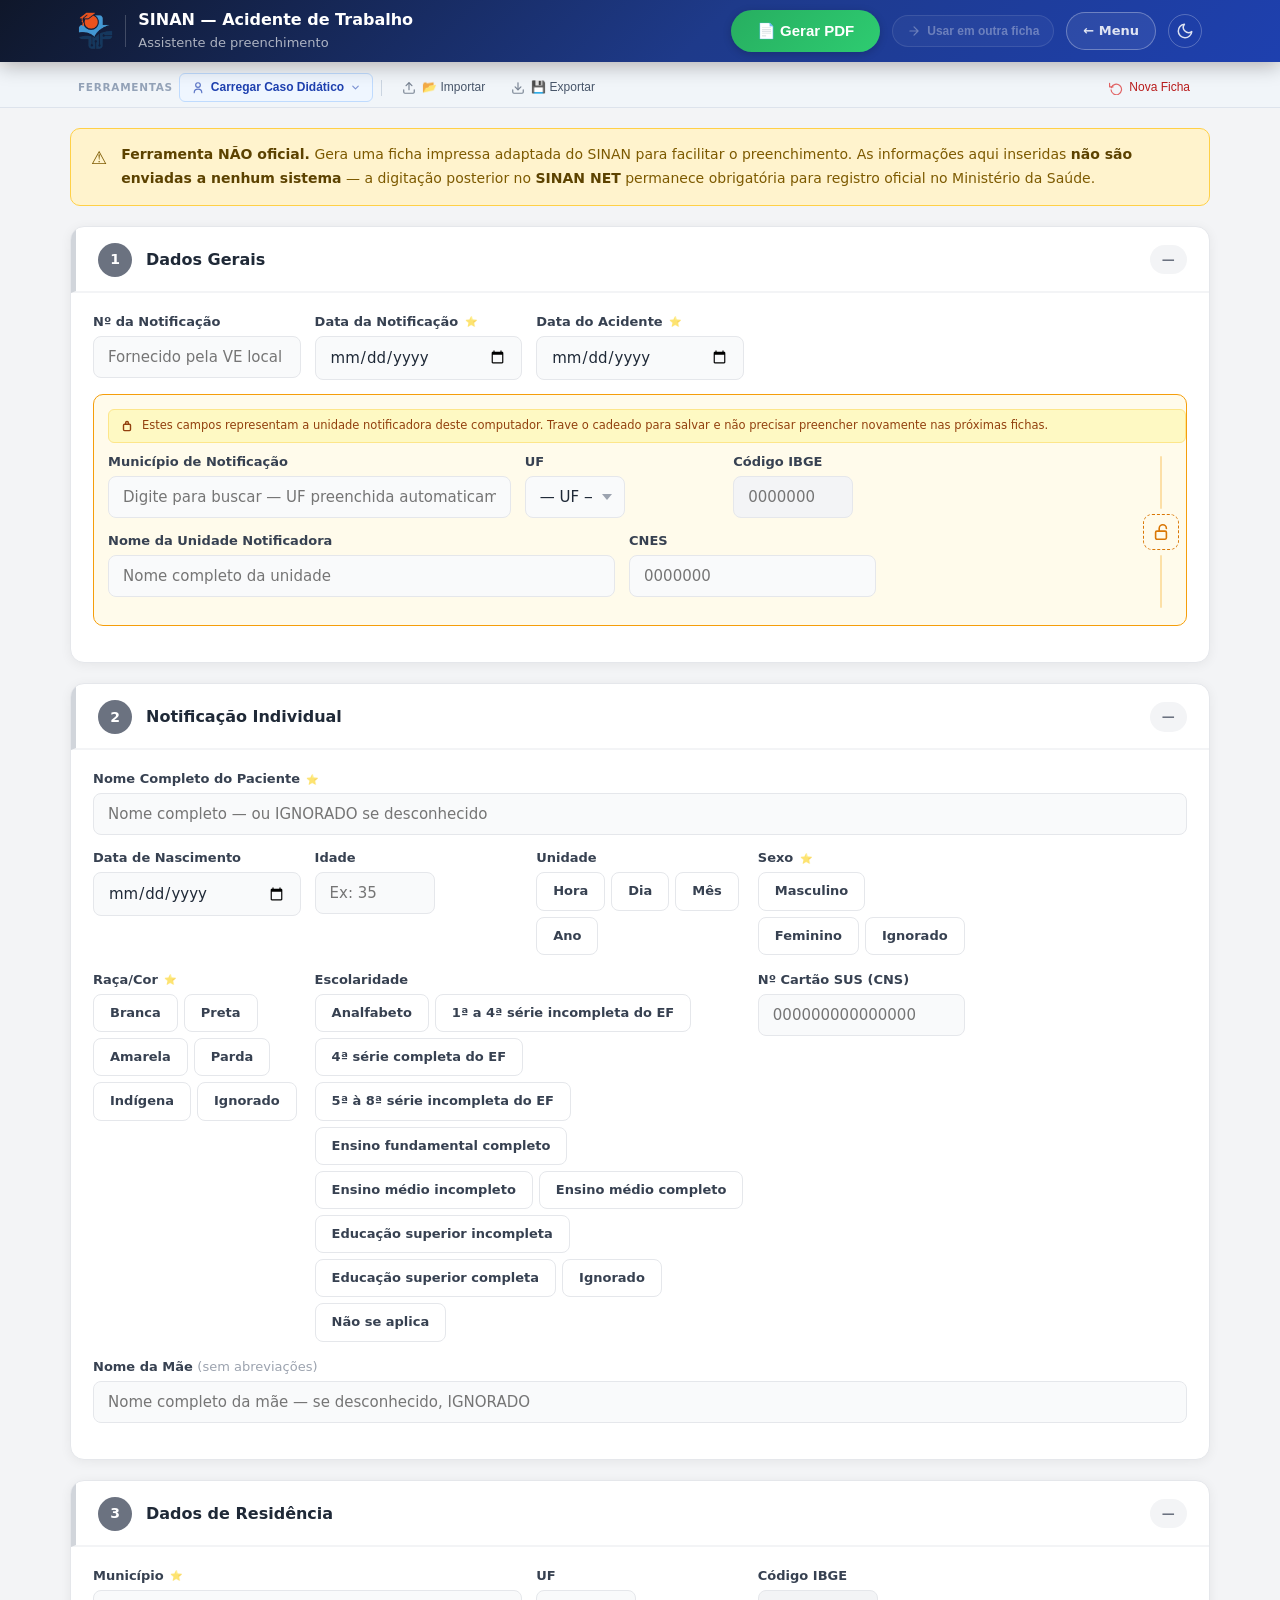
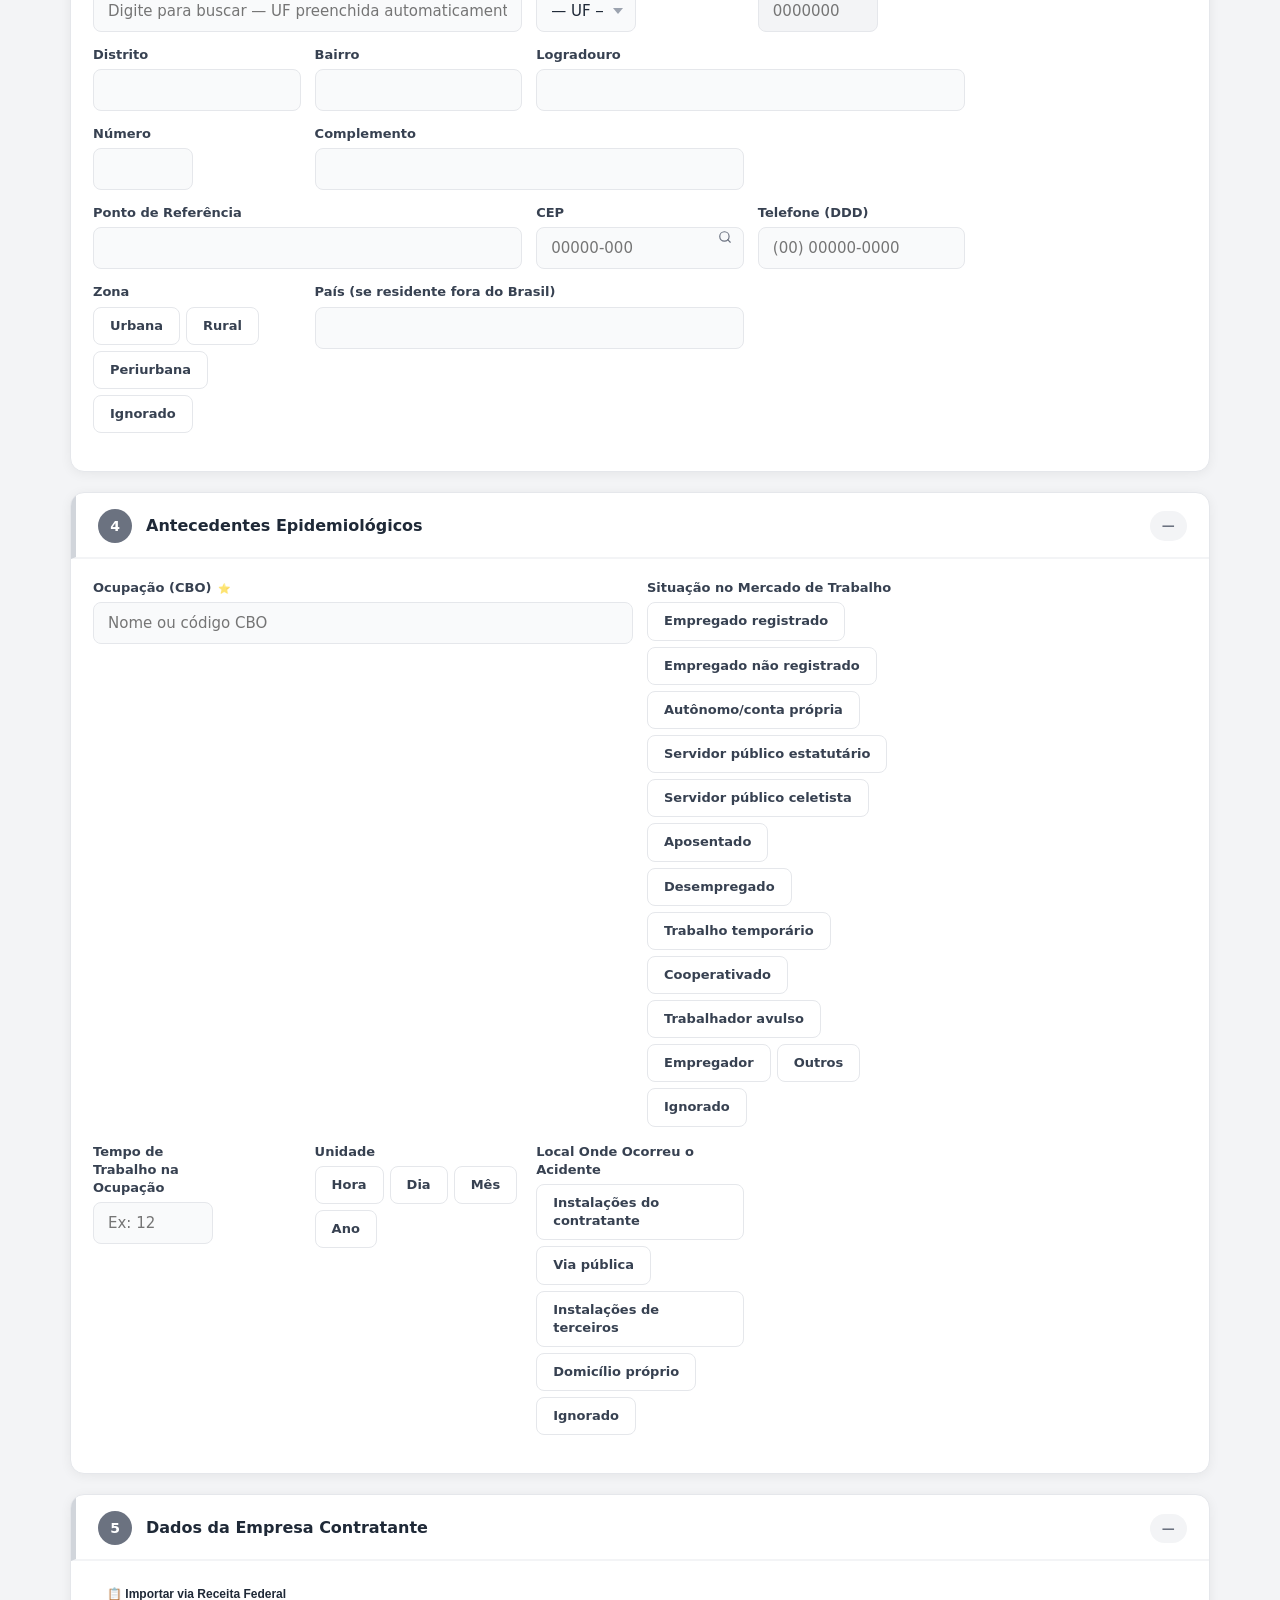
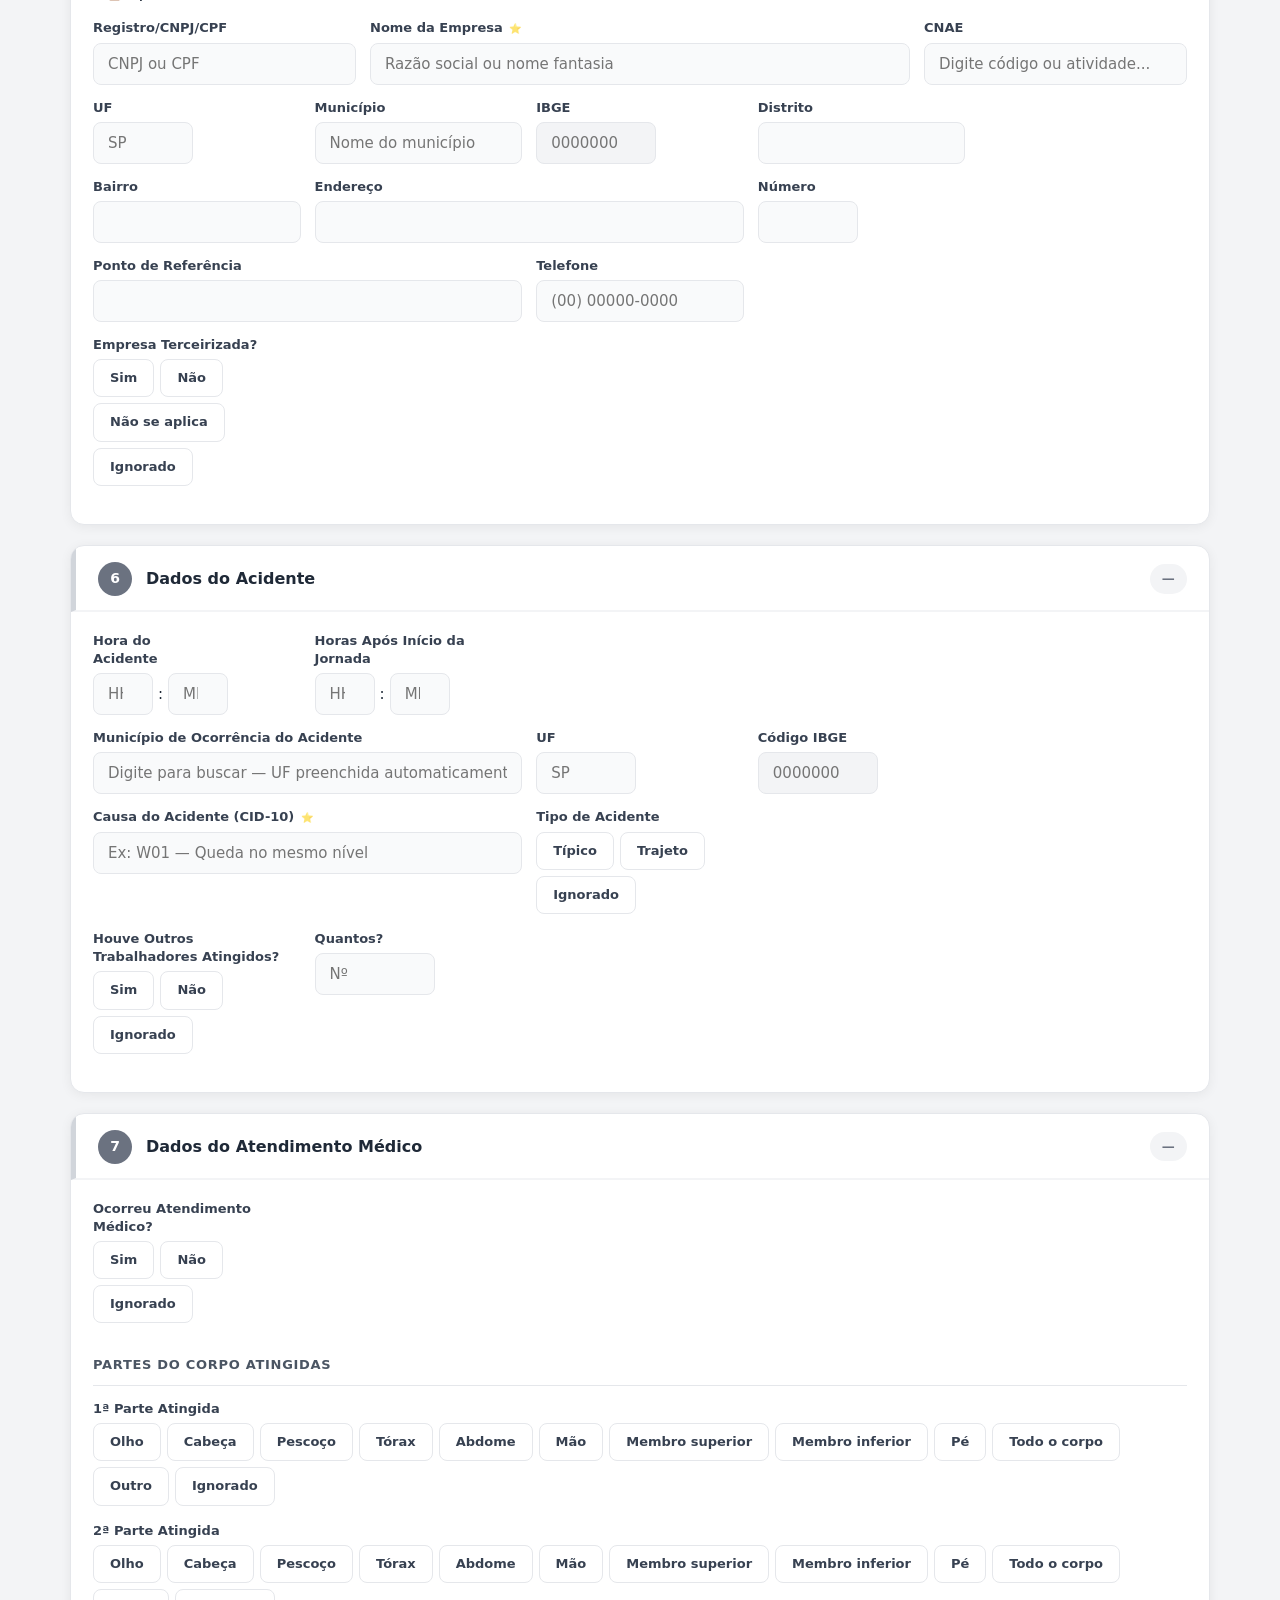
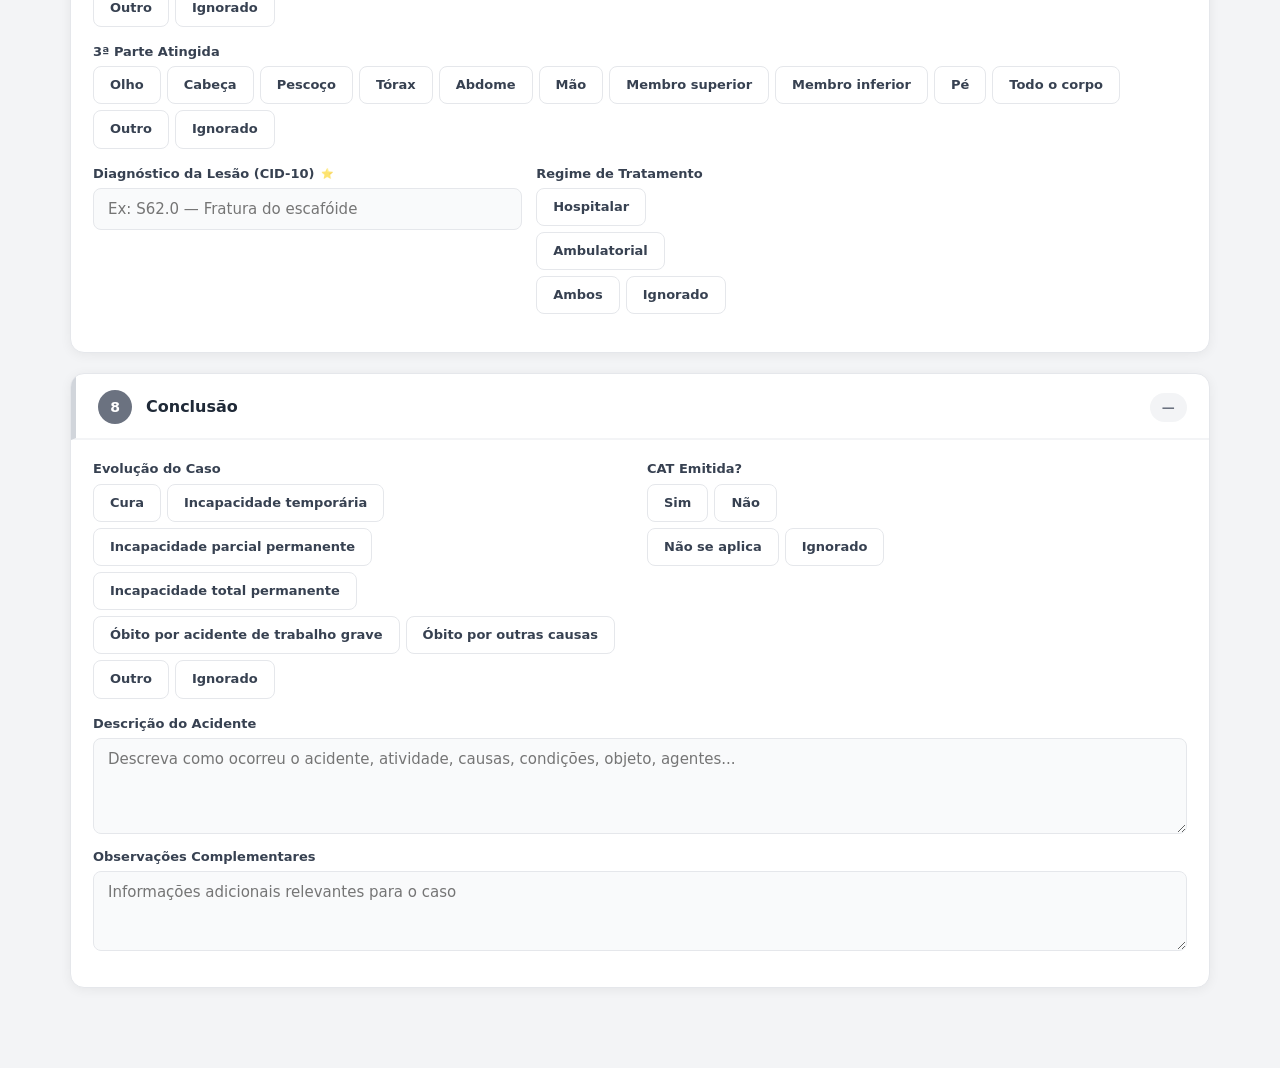
<file: sinan_acidente.html>
﻿<!DOCTYPE html>
<html lang="pt-BR">
<head>
<meta charset="UTF-8">
<meta name="viewport" content="width=device-width, initial-scale=1.0">
<title>SINAN — Acidente de Trabalho | Assistente PET Saúde Digital</title>

<link rel="stylesheet" href="shared.css">
</head>
<body>
<script>
// Dark Mode — aplica antes do paint para evitar flash
(function(){
  var stored = localStorage.getItem('sinan-theme');
  var theme;
  if(stored === 'dark' || stored === 'light'){
    theme = stored;
  } else {
    theme = window.matchMedia && window.matchMedia('(prefers-color-scheme: dark)').matches ? 'dark' : 'light';
  }
  if(theme === 'dark') document.documentElement.setAttribute('data-theme','dark');
})();
function toggleDarkMode(){
  var isDark = document.documentElement.getAttribute('data-theme') === 'dark';
  var next = isDark ? 'light' : 'dark';
  if(next === 'dark') document.documentElement.setAttribute('data-theme','dark');
  else document.documentElement.removeAttribute('data-theme');
  localStorage.setItem('sinan-theme', next);
}
</script>

<!-- ===== STICKY HEADER ===== -->
<header id="hdr">
  <div class="hdr-row">
    <img class="hdr-logo" src="assets/img/pet-saude-logo-png.png" alt="PET Saúde Digital">
    <div class="hdr-vline"></div>
    <div class="hdr-title">
      <h1>SINAN — Acidente de Trabalho</h1>
      <p>Assistente de preenchimento</p>
    </div>
    <button class="hdr-btn" id="btn-gerar" onclick="gerarPDF()">📄 Gerar PDF</button>
    <button class="hdr-btn-transfer btn-disabled" id="btn-transfer" onclick="clickTransfer()" title="Transferir dados preenchidos para outra ficha">
      <svg width="14" height="14" viewBox="0 0 24 24" fill="none" stroke="currentColor" stroke-width="2" stroke-linecap="round" stroke-linejoin="round"><path d="M5 12h14M12 5l7 7-7 7"/></svg>
      Usar em outra ficha
    </button>
    <a class="hdr-back" href="index.html">&#8592; Menu</a>
    <button class="dm-toggle" id="dm-toggle" onclick="toggleDarkMode()" title="Alternar modo escuro">
      <svg class="ico-moon" viewBox="0 0 24 24" fill="none" stroke="currentColor" stroke-width="2" stroke-linecap="round" stroke-linejoin="round"><path d="M21 12.79A9 9 0 1111.21 3a7 7 0 009.79 9.79z"/></svg>
      <svg class="ico-sun" viewBox="0 0 24 24" fill="none" stroke="currentColor" stroke-width="2" stroke-linecap="round" stroke-linejoin="round"><circle cx="12" cy="12" r="5"/><line x1="12" y1="1" x2="12" y2="3"/><line x1="12" y1="21" x2="12" y2="23"/><line x1="4.22" y1="4.22" x2="5.64" y2="5.64"/><line x1="18.36" y1="18.36" x2="19.78" y2="19.78"/><line x1="1" y1="12" x2="3" y2="12"/><line x1="21" y1="12" x2="23" y2="12"/><line x1="4.22" y1="19.78" x2="5.64" y2="18.36"/><line x1="18.36" y1="5.64" x2="19.78" y2="4.22"/></svg>
    </button>
  </div>
</header>
<div id="prog-bar-strip"><div id="prog-bar-fill"></div></div>

<div id="tools-bar">
  <div class="tools-inner">
    <div class="tb-group">
      <span class="tools-label">Ferramentas</span>
      <div class="tb-dd" id="dd-pac">
        <button class="tb-btn" id="btn-pac-menu" onclick="togglePacMenu(event)" style="background:#eff6ff;border-color:#bfdbfe;color:#1e40af;font-weight:700">
          <svg width="14" height="14" viewBox="0 0 24 24" fill="none" stroke="currentColor" stroke-width="2" stroke-linecap="round" stroke-linejoin="round"><circle cx="12" cy="7" r="4"/><path d="M5.5 20c0-3.5 2.9-6 6.5-6s6.5 2.5 6.5 6"/></svg>
          Carregar Caso Didático
          <svg width="11" height="11" viewBox="0 0 24 24" fill="none" stroke="currentColor" stroke-width="2.5" stroke-linecap="round" stroke-linejoin="round" style="opacity:.55"><polyline points="6,9 12,15 18,9"/></svg>
        </button>
        <div class="tb-menu" id="pac-menu"></div>
      </div>
      <span class="tb-sep"></span>
      <button class="tb-btn" onclick="document.getElementById('f-import').click()" title="Importar rascunho salvo (.json)">
        <svg width="14" height="14" viewBox="0 0 24 24" fill="none" stroke="currentColor" stroke-width="2" stroke-linecap="round" stroke-linejoin="round"><path d="M21 15v4a2 2 0 0 1-2 2H5a2 2 0 0 1-2-2v-4"/><polyline points="17,8 12,3 7,8"/><line x1="12" y1="3" x2="12" y2="15"/></svg>
        📂 Importar
      </button>
      <input type="file" id="f-import" accept=".json" style="display:none" onchange="importarRascunho(this)">
      <button class="tb-btn" onclick="exportarRascunho()" title="Salvar rascunho como arquivo .json">
        <svg width="14" height="14" viewBox="0 0 24 24" fill="none" stroke="currentColor" stroke-width="2" stroke-linecap="round" stroke-linejoin="round"><path d="M21 15v4a2 2 0 0 1-2 2H5a2 2 0 0 1-2-2v-4"/><polyline points="7,10 12,15 17,10"/><line x1="12" y1="15" x2="12" y2="3"/></svg>
        💾 Exportar
      </button>
    </div>
    <div class="tb-group">
      <button class="tb-btn tb-danger" onclick="abrirModalNova()">
        <svg width="14" height="14" viewBox="0 0 24 24" fill="none" stroke="currentColor" stroke-width="2" stroke-linecap="round" stroke-linejoin="round"><polyline points="1,4 1,10 7,10"/><path d="M3.51 15a9 9 0 1 0 .49-3.5"/></svg>
        Nova Ficha
      </button>
    </div>
  </div>
</div>

<div class="wrapper">

<!-- DISCLAIMER -->
<div class="banner-warn">
  <span style="font-size:18px;flex-shrink:0">⚠️</span>
  <div><strong>Ferramenta NÃO oficial.</strong> Gera uma ficha impressa adaptada do SINAN para facilitar o preenchimento. As informações aqui inseridas <strong>não são enviadas a nenhum sistema</strong> — a digitação posterior no <strong>SINAN NET</strong> permanece obrigatória para registro oficial no Ministério da Saúde.</div>
</div>

<!-- =========================================================
  SEÇÃO 1 — DADOS GERAIS
========================================================= -->
<div class="sec" id="sec1">
  <div class="sec-hdr">
    <div class="sec-num">1</div>
    <div class="sec-info">
      <h3>Dados Gerais</h3>
    </div>
    <span class="sec-badge badge-empty" id="badge1">—</span>
  </div>
  <div class="sec-body">

    <div class="row">
      <div class="fld">
        <label>Nº da Notificação</label>
        <input type="text" id="f_num_notif" placeholder="Fornecido pela VE local">
      </div>
      <div class="fld">
        <label>Data da Notificação <span class="req-star">⭐</span></label>
        <input type="date" id="f_data_notif" data-ess data-label="Data da notificação">
      </div>
      <div class="fld">
        <label>Data do Acidente <span class="req-star">⭐</span></label>
        <input type="date" id="f_data_acidente" data-ess data-label="Data do acidente">
      </div>
    </div>

    <div class="lock-grp" id="lock-grp-notif">
      <div class="lock-hint">
        <svg width="14" height="14" viewBox="0 0 20 20" fill="none" stroke="currentColor" stroke-width="2" stroke-linecap="round" style="flex-shrink:0;margin-top:1px"><rect x="5" y="9" width="10" height="9" rx="1.5"/><path d="M8 9V7a2 2 0 014 0v2"/></svg>
        <span class="lock-hint-txt">Estes campos representam a unidade notificadora deste computador. Trave o cadeado para salvar e não precisar preencher novamente nas próximas fichas.</span>
      </div>
      <div class="lock-inner">
        <div class="lock-fields">
    <div class="row">
      <div class="fld col-2">
        <label>Município de Notificação</label>
        <div class="ac-wrap">
          <input type="text" id="f_mun_notif" placeholder="Digite para buscar — UF preenchida automaticamente" data-caps autocomplete="off">
          <div class="ac-drop" id="f_mun_notif-drop"></div>
        </div>
      </div>
      <div class="fld" style="max-width:100px">
        <label>UF</label>
        <select id="f_uf_notif"></select>
      </div>
      <div class="fld" style="max-width:120px">
        <label>Código IBGE</label>
        <input type="text" id="f_ibge_notif" maxlength="7" placeholder="0000000" readonly>
      </div>
    </div>

    <div class="row row-wide">
      <div class="fld col-2">
        <label>Nome da Unidade Notificadora</label>
        <input type="text" id="f_nome_un" placeholder="Nome completo da unidade" data-caps>
      </div>
      <div class="fld">
        <label>CNES</label>
        <input type="text" id="f_cnes" maxlength="7" placeholder="0000000">
      </div>
    </div>
        </div>
        <div class="lock-rail">
          <div class="lock-seg"></div>
          <button type="button" class="lock-btn-rail" onclick="toggleUnitLock()" title="Travar dados da unidade notificadora neste computador">
            <svg class="lock-ico-open" width="18" height="18" viewBox="0 0 20 20" fill="none" stroke="currentColor" stroke-width="1.8" stroke-linecap="round"><rect x="4" y="9" width="12" height="9" rx="1.5"/><path d="M8 9V6a4 4 0 018 0"/></svg>
            <svg class="lock-ico-closed" width="18" height="18" viewBox="0 0 20 20" fill="none" stroke="currentColor" stroke-width="1.8" stroke-linecap="round"><rect x="4" y="9" width="12" height="9" rx="1.5"/><path d="M7 9V6a3 3 0 016 0v3"/></svg>
          </button>
          <div class="lock-seg"></div>
        </div>
      </div>
    </div>

  </div>
</div>

<!-- =========================================================
  SEÇÃO 2 — NOTIFICAÇÃO INDIVIDUAL
========================================================= -->
<div class="sec" id="sec2">
  <div class="sec-hdr">
    <div class="sec-num">2</div>
    <div class="sec-info">
      <h3>Notificação Individual</h3>
    </div>
    <span class="sec-badge badge-empty" id="badge2">—</span>
  </div>
  <div class="sec-body">

    <div class="row row-full">
      <div class="fld">
        <label>Nome Completo do Paciente <span class="req-star">⭐</span></label>
        <input type="text" id="f_nome" placeholder="Nome completo — ou IGNORADO se desconhecido" data-caps data-ess data-label="Nome do paciente">
      </div>
    </div>

    <div class="row">
      <div class="fld">
        <label>Data de Nascimento</label>
        <input type="date" id="f_nasc">
      </div>
      <div class="fld" style="max-width:120px">
        <label>Idade</label>
        <input type="number" id="f_idade_val" min="0" max="999" placeholder="Ex: 35">
      </div>
      <div class="fld">
        <label>Unidade</label>
        <div class="pills" id="grp_idade_un" data-hidden="f_idade_un">
          <label class="pill" data-val="1"><input type="radio" name="idade_un" value="1"> Hora</label>
          <label class="pill" data-val="2"><input type="radio" name="idade_un" value="2"> Dia</label>
          <label class="pill" data-val="3"><input type="radio" name="idade_un" value="3"> Mês</label>
          <label class="pill" data-val="4"><input type="radio" name="idade_un" value="4"> Ano</label>
        </div>
        <input type="hidden" id="f_idade_un">
      </div>
      <div class="fld">
        <label>Sexo <span class="req-star">⭐</span></label>
        <div class="pills" id="grp_sexo">
          <label class="pill" data-val="M"><input type="radio" name="sexo" value="M" onchange="onSexoChange()"> Masculino</label>
          <label class="pill" data-val="F"><input type="radio" name="sexo" value="F" onchange="onSexoChange()"> Feminino</label>
          <label class="pill" data-val="I"><input type="radio" name="sexo" value="I" onchange="onSexoChange()"> Ignorado</label>
        </div>
      </div>
    </div>

    <div id="row_gest" style="display:none" class="row">
      <div class="fld col-2">
        <label>Gestante</label>
        <div class="pills" id="grp_gest" data-hidden="f_gest">
          <label class="pill" data-val="1"><input type="radio" name="gest" value="1"> 1ºTrimestre</label>
          <label class="pill" data-val="2"><input type="radio" name="gest" value="2"> 2ºTrimestre</label>
          <label class="pill" data-val="3"><input type="radio" name="gest" value="3"> 3ºTrimestre</label>
          <label class="pill" data-val="4"><input type="radio" name="gest" value="4"> Idade gestacional Ignorada</label>
          <label class="pill" data-val="5"><input type="radio" name="gest" value="5"> Não</label>
          <label class="pill" data-val="6"><input type="radio" name="gest" value="6"> Não se aplica</label>
          <label class="pill" data-val="9"><input type="radio" name="gest" value="9"> Ignorado</label>
        </div>
        <input type="hidden" id="f_gest">
      </div>
    </div>

    <div class="row">
      <div class="fld">
        <label>Raça/Cor <span class="req-star">⭐</span></label>
        <div class="pills" id="grp_raca" data-hidden="f_raca">
          <label class="pill" data-val="1"><input type="radio" name="raca" value="1"> Branca</label>
          <label class="pill" data-val="2"><input type="radio" name="raca" value="2"> Preta</label>
          <label class="pill" data-val="3"><input type="radio" name="raca" value="3"> Amarela</label>
          <label class="pill" data-val="4"><input type="radio" name="raca" value="4"> Parda</label>
          <label class="pill" data-val="5"><input type="radio" name="raca" value="5"> Indígena</label>
          <label class="pill" data-val="9"><input type="radio" name="raca" value="9"> Ignorado</label>
        </div>
        <input type="hidden" id="f_raca" data-ess data-label="Raça/Cor">
      </div>
      <div class="fld col-2">
        <label>Escolaridade</label>
        <div class="pills" id="grp_escol" data-hidden="f_escol">
          <label class="pill" data-val="0"><input type="radio" name="escol" value="0"> Analfabeto</label>
          <label class="pill" data-val="1"><input type="radio" name="escol" value="1"> 1ª a 4ª série incompleta do EF</label>
          <label class="pill" data-val="2"><input type="radio" name="escol" value="2"> 4ª série completa do EF</label>
          <label class="pill" data-val="3"><input type="radio" name="escol" value="3"> 5ª à 8ª série incompleta do EF</label>
          <label class="pill" data-val="4"><input type="radio" name="escol" value="4"> Ensino fundamental completo</label>
          <label class="pill" data-val="5"><input type="radio" name="escol" value="5"> Ensino médio incompleto</label>
          <label class="pill" data-val="6"><input type="radio" name="escol" value="6"> Ensino médio completo</label>
          <label class="pill" data-val="7"><input type="radio" name="escol" value="7"> Educação superior incompleta</label>
          <label class="pill" data-val="8"><input type="radio" name="escol" value="8"> Educação superior completa</label>
          <label class="pill" data-val="9"><input type="radio" name="escol" value="9"> Ignorado</label>
          <label class="pill" data-val="10"><input type="radio" name="escol" value="10"> Não se aplica</label>
        </div>
        <input type="hidden" id="f_escol">
      </div>
      <div class="fld">
        <label>Nº Cartão SUS (CNS)</label>
        <input type="text" id="f_sus" maxlength="15" placeholder="000000000000000">
      </div>
    </div>

    <div class="row row-full">
      <div class="fld">
        <label>Nome da Mãe <span style="font-weight:400;color:#9ca3af">(sem abreviações)</span></label>
        <input type="text" id="f_mae" placeholder="Nome completo da mãe — se desconhecido, IGNORADO" data-caps>
      </div>
    </div>

  </div>
</div>

<!-- =========================================================
  SEÇÃO 3 — DADOS DE RESIDÊNCIA
========================================================= -->
<div class="sec" id="sec3">
  <div class="sec-hdr">
    <div class="sec-num">3</div>
    <div class="sec-info">
      <h3>Dados de Residência</h3>
    </div>
    <span class="sec-badge badge-empty" id="badge3">—</span>
  </div>
  <div class="sec-body">
    <div class="row">
      <div class="fld col-2">
        <label>Município <span class="req-star">⭐</span></label>
        <div class="ac-wrap">
          <input type="text" id="f_mun_res" data-ess data-label="Município de residência" placeholder="Digite para buscar — UF preenchida automaticamente" data-caps autocomplete="off">
          <div class="ac-drop" id="f_mun_res-drop"></div>
        </div>
      </div>
      <div class="fld" style="max-width:100px">
        <label>UF</label>
        <select id="f_uf_res"></select>
      </div>
      <div class="fld" style="max-width:120px">
        <label>Código IBGE</label>
        <input type="text" id="f_ibge_res" maxlength="7" placeholder="0000000" readonly>
      </div>
    </div>
    <div class="row">
      <div class="fld">
        <label>Distrito</label>
        <input type="text" id="f_dist_res" data-caps>
      </div>
      <div class="fld">
        <label>Bairro</label>
        <input type="text" id="f_bairro_res" data-caps>
      </div>
      <div class="fld col-2">
        <label>Logradouro</label>
        <input type="text" id="f_logr_res" data-caps>
      </div>
    </div>
    <div class="row">
      <div class="fld" style="max-width:100px">
        <label>Número</label>
        <input type="text" id="f_num_res">
      </div>
      <div class="fld col-2">
        <label>Complemento</label>
        <input type="text" id="f_compl_res" data-caps>
      </div>
    </div>
    <div class="row">
      <div class="fld col-2">
        <label>Ponto de Referência</label>
        <input type="text" id="f_pref_res" data-caps>
      </div>
      <div class="fld">
        <label>CEP</label>
        <input type="text" id="f_cep" maxlength="9" placeholder="00000-000">
      </div>
      <div class="fld">
        <label>Telefone (DDD)</label>
        <input type="text" id="f_tel_res" placeholder="(00) 00000-0000">
      </div>
    </div>
    <div class="row">
      <div class="fld">
        <label>Zona</label>
        <div class="pills" id="grp_zona_res" data-hidden="f_zona_res">
          <label class="pill" data-val="1"><input type="radio" name="zona_res" value="1"> Urbana</label>
          <label class="pill" data-val="2"><input type="radio" name="zona_res" value="2"> Rural</label>
          <label class="pill" data-val="3"><input type="radio" name="zona_res" value="3"> Periurbana</label>
          <label class="pill" data-val="9"><input type="radio" name="zona_res" value="9"> Ignorado</label>
        </div>
        <input type="hidden" id="f_zona_res">
      </div>
      <div class="fld col-2">
        <label>País (se residente fora do Brasil)</label>
        <input type="text" id="f_pais_res" data-caps>
      </div>
    </div>
  </div>
</div>

<!-- =========================================================
  SEÇÃO 4 — ANTECEDENTES EPIDEMIOLÓGICOS
========================================================= -->
<div class="sec" id="sec4">
  <div class="sec-hdr">
    <div class="sec-num">4</div>
    <div class="sec-info">
      <h3>Antecedentes Epidemiológicos</h3>
    </div>
    <span class="sec-badge badge-empty" id="badge4">—</span>
  </div>
  <div class="sec-body">

    <div class="row row-wide">
      <div class="fld col-2">
        <label>Ocupação (CBO) <span class="req-star">⭐</span></label>
        <div class="ac-wrap">
          <input type="text" id="f_ocupacao" data-caps data-ess data-label="Ocupação CBO" autocomplete="off" placeholder="Nome ou código CBO">
          <div class="ac-drop" id="f_ocupacao-drop"></div>
        </div>
        <span id="f_ocupacao_hint" style="font-size:12px;color:#2563eb;margin-top:4px;display:none;line-height:1.4;font-weight:600"></span>
      </div>
      <div class="fld">
        <label>Situação no Mercado de Trabalho</label>
        <div class="pills" id="grp_sit_mercado" data-hidden="f_sit_mercado">
          <label class="pill" data-val="01"><input type="radio" name="sit_mercado" value="01"> Empregado registrado</label>
          <label class="pill" data-val="02"><input type="radio" name="sit_mercado" value="02"> Empregado não registrado</label>
          <label class="pill" data-val="03"><input type="radio" name="sit_mercado" value="03"> Autônomo/conta própria</label>
          <label class="pill" data-val="04"><input type="radio" name="sit_mercado" value="04"> Servidor público estatutário</label>
          <label class="pill" data-val="05"><input type="radio" name="sit_mercado" value="05"> Servidor público celetista</label>
          <label class="pill" data-val="06"><input type="radio" name="sit_mercado" value="06"> Aposentado</label>
          <label class="pill" data-val="07"><input type="radio" name="sit_mercado" value="07"> Desempregado</label>
          <label class="pill" data-val="08"><input type="radio" name="sit_mercado" value="08"> Trabalho temporário</label>
          <label class="pill" data-val="09"><input type="radio" name="sit_mercado" value="09"> Cooperativado</label>
          <label class="pill" data-val="10"><input type="radio" name="sit_mercado" value="10"> Trabalhador avulso</label>
          <label class="pill" data-val="11"><input type="radio" name="sit_mercado" value="11"> Empregador</label>
          <label class="pill" data-val="12"><input type="radio" name="sit_mercado" value="12"> Outros</label>
          <label class="pill" data-val="99"><input type="radio" name="sit_mercado" value="99"> Ignorado</label>
        </div>
        <input type="hidden" id="f_sit_mercado">
      </div>
    </div>

    <div class="row">
      <div class="fld" style="max-width:120px">
        <label>Tempo de Trabalho na Ocupação</label>
        <input type="text" id="f_tempo_trab_val" placeholder="Ex: 12" maxlength="4">
      </div>
      <div class="fld">
        <label>Unidade</label>
        <div class="pills" id="grp_tempo_trab_tipo" data-hidden="f_tempo_trab_tipo">
          <label class="pill" data-val="1"><input type="radio" name="tempo_trab_tipo" value="1"> Hora</label>
          <label class="pill" data-val="2"><input type="radio" name="tempo_trab_tipo" value="2"> Dia</label>
          <label class="pill" data-val="3"><input type="radio" name="tempo_trab_tipo" value="3"> Mês</label>
          <label class="pill" data-val="4"><input type="radio" name="tempo_trab_tipo" value="4"> Ano</label>
        </div>
        <input type="hidden" id="f_tempo_trab_tipo">
      </div>
      <div class="fld">
        <label>Local Onde Ocorreu o Acidente</label>
        <div class="pills" id="grp_local_acidente" data-hidden="f_local_acidente">
          <label class="pill" data-val="1"><input type="radio" name="local_acidente" value="1"> Instalações do contratante</label>
          <label class="pill" data-val="2"><input type="radio" name="local_acidente" value="2"> Via pública</label>
          <label class="pill" data-val="3"><input type="radio" name="local_acidente" value="3"> Instalações de terceiros</label>
          <label class="pill" data-val="4"><input type="radio" name="local_acidente" value="4"> Domicílio próprio</label>
          <label class="pill" data-val="9"><input type="radio" name="local_acidente" value="9"> Ignorado</label>
        </div>
        <input type="hidden" id="f_local_acidente">
      </div>
    </div>

  </div>
</div>

<!-- =========================================================
  SEÇÃO 5 — DADOS DA EMPRESA CONTRATANTE
========================================================= -->
<div class="sec" id="sec5">
  <div class="sec-hdr">
    <div class="sec-num">5</div>
    <div class="sec-info">
      <h3>Dados da Empresa Contratante</h3>
    </div>
    <span class="sec-badge badge-empty" id="badge5">—</span>
  </div>
  <div class="sec-body">

    <button type="button" class="rf-toggle-btn" id="rf-toggle-btn" onclick="rfTogglePanel()">&#128203; Importar via Receita Federal</button>
    <div class="rf-panel" id="rf-panel">
      <p class="rf-instr">Acesse o site da <a href="https://solucoes.receita.fazenda.gov.br/servicos/cnpjreva/Cnpjreva_Solicitacao.asp" target="_blank" rel="noopener">Receita Federal</a>, abra a ficha do CNPJ, selecione tudo (<kbd>Ctrl+A</kbd>) e cole abaixo:</p>
      <textarea id="rf-textarea" class="rf-textarea" rows="5" placeholder="Cole aqui o texto completo da página da Receita Federal..."></textarea>
      <div class="rf-actions">
        <button type="button" class="mbtn mbtn-p" onclick="rfExtrair()">Extrair e preencher</button>
        <button type="button" class="mbtn mbtn-s" onclick="document.getElementById('rf-textarea').value=''">Limpar</button>
      </div>
    </div>

    <div class="row row-wide">
      <div class="fld">
        <label>Registro/CNPJ/CPF</label>
        <input type="text" id="f_emp_reg" placeholder="CNPJ ou CPF">
      </div>
      <div class="fld col-2">
        <label>Nome da Empresa <span class="req-star">⭐</span></label>
        <input type="text" id="f_emp_nome" data-caps data-ess data-label="Nome da empresa" placeholder="Razão social ou nome fantasia">
      </div>
      <div class="fld">
        <label>CNAE</label>
        <div class="rf-cnae-warn" id="rf-cnae-warn" style="display:none">&#9888;&#65039; CNAE <strong id="rf-cnae-warn-code"></strong><span id="rf-cnae-warn-ramo"></span> não consta na lista do SINAN NET. Selecione a classe mais próxima ou pesquise manualmente no campo abaixo:
          <div class="rf-cnae-sugs" id="rf-cnae-sugs"></div>
        </div>
        <div class="ac-wrap">
          <input type="text" id="f_emp_cnae" placeholder="Digite código ou atividade..." autocomplete="off">
          <div class="ac-drop" id="f_emp_cnae-drop"></div>
        </div>
        <span id="f_emp_cnae_hint" style="font-size:12px;color:#2563eb;margin-top:4px;display:none;line-height:1.4;font-weight:600"></span>
      </div>
    </div>

    <div class="row">
      <div class="fld" style="max-width:100px">
        <label>UF</label>
        <input type="text" id="f_emp_uf" maxlength="2" data-caps placeholder="SP">
      </div>
      <div class="fld">
        <label>Município</label>
        <div class="ac-wrap">
          <input type="text" id="f_emp_mun" data-caps placeholder="Nome do município" autocomplete="off">
          <div class="ac-drop" id="f_emp_mun-drop"></div>
        </div>
      </div>
      <div class="fld" style="max-width:120px">
        <label>IBGE</label>
        <input type="text" id="f_emp_ibge" maxlength="7" placeholder="0000000" readonly>
      </div>
      <div class="fld">
        <label>Distrito</label>
        <input type="text" id="f_emp_dist" data-caps>
      </div>
    </div>

    <div class="row">
      <div class="fld">
        <label>Bairro</label>
        <input type="text" id="f_emp_bairro" data-caps>
      </div>
      <div class="fld col-2">
        <label>Endereço</label>
        <input type="text" id="f_emp_end" data-caps>
      </div>
      <div class="fld" style="max-width:100px">
        <label>Número</label>
        <input type="text" id="f_emp_num">
      </div>
    </div>

    <div class="row">
      <div class="fld col-2">
        <label>Ponto de Referência</label>
        <input type="text" id="f_emp_pref" data-caps>
      </div>
      <div class="fld">
        <label>Telefone</label>
        <input type="text" id="f_emp_tel" placeholder="(00) 00000-0000">
      </div>
    </div>

    <div class="row">
      <div class="fld">
        <label>Empresa Terceirizada?</label>
        <div class="pills" id="grp_emp_terc">
          <label class="pill" data-val="1"><input type="radio" name="emp_terc" value="1" onchange="onEmpTercChange()"> Sim</label>
          <label class="pill" data-val="2"><input type="radio" name="emp_terc" value="2" onchange="onEmpTercChange()"> Não</label>
          <label class="pill" data-val="3"><input type="radio" name="emp_terc" value="3" onchange="onEmpTercChange()"> Não se aplica</label>
          <label class="pill" data-val="9"><input type="radio" name="emp_terc" value="9" onchange="onEmpTercChange()"> Ignorado</label>
        </div>
      </div>
    </div>

    <div id="box_emp_terc" style="display:none">
      <div class="sublabel">Dados da Empresa Principal (se terceirizada)</div>
      <div class="row">
        <div class="fld">
          <label>CNAE da Empresa Principal</label>
          <input type="text" id="f_emp_terc_cnae" placeholder="CNAE da contratante principal">
        </div>
        <div class="fld">
          <label>CNPJ da Empresa Principal</label>
          <input type="text" id="f_emp_principal_cnpj" placeholder="CNPJ">
        </div>
        <div class="fld col-2">
          <label>Razão Social da Empresa Principal</label>
          <input type="text" id="f_emp_principal_nome" data-caps placeholder="Nome da empresa principal">
        </div>
      </div>
    </div>

  </div>
</div>

<!-- =========================================================
  SEÇÃO 6 — DADOS DO ACIDENTE
========================================================= -->
<div class="sec" id="sec6">
  <div class="sec-hdr">
    <div class="sec-num">6</div>
    <div class="sec-info">
      <h3>Dados do Acidente</h3>
    </div>
    <span class="sec-badge badge-empty" id="badge6">—</span>
  </div>
  <div class="sec-body">

    <div class="row">
      <div class="fld" style="max-width:120px">
        <label>Hora do Acidente</label>
        <div style="display:flex;gap:5px">
          <input type="number" id="f_hora_acidente_hh" min="0" max="23" placeholder="HH" style="width:60px">
          <span style="align-self:center">:</span>
          <input type="number" id="f_hora_acidente_mm" min="0" max="59" placeholder="MM" style="width:60px">
        </div>
      </div>
      <div class="fld" style="max-width:160px">
        <label>Horas Após Início da Jornada</label>
        <div style="display:flex;gap:5px">
          <input type="number" id="f_horas_jornada_hh" min="0" max="99" placeholder="HH" style="width:60px">
          <span style="align-self:center">:</span>
          <input type="number" id="f_horas_jornada_mm" min="0" max="59" placeholder="MM" style="width:60px">
        </div>
      </div>
    </div>

    <div class="row">
      <div class="fld col-2">
        <label>Município de Ocorrência do Acidente</label>
        <div class="ac-wrap">
          <input type="text" id="f_mun_acidente" placeholder="Digite para buscar — UF preenchida automaticamente" data-caps autocomplete="off">
          <div class="ac-drop" id="f_mun_acidente-drop"></div>
        </div>
      </div>
      <div class="fld" style="max-width:100px">
        <label>UF</label>
        <input type="text" id="f_uf_acidente" maxlength="2" data-caps placeholder="SP">
      </div>
      <div class="fld" style="max-width:120px">
        <label>Código IBGE</label>
        <input type="text" id="f_ibge_acidente" maxlength="7" placeholder="0000000" readonly>
      </div>
    </div>

    <div class="row">
      <div class="fld col-2">
        <label>Causa do Acidente (CID-10) <span class="req-star">⭐</span></label>
        <div class="ac-wrap">
          <input type="text" id="f_acidente_causa_cid" data-caps data-ess data-label="CID-10 da causa do acidente" autocomplete="off" placeholder="Ex: W01 — Queda no mesmo nível">
          <div class="ac-drop" id="f_acidente_causa_cid-drop"></div>
        </div>
        <span id="f_acidente_causa_cid_hint" style="font-size:12px;color:#2563eb;margin-top:4px;display:none;line-height:1.4;font-weight:600"></span>
      </div>
      <div class="fld">
        <label>Tipo de Acidente</label>
        <div class="pills" id="grp_tipo_acidente" data-hidden="f_tipo_acidente">
          <label class="pill" data-val="1"><input type="radio" name="tipo_acidente" value="1"> Típico</label>
          <label class="pill" data-val="2"><input type="radio" name="tipo_acidente" value="2"> Trajeto</label>
          <label class="pill" data-val="9"><input type="radio" name="tipo_acidente" value="9"> Ignorado</label>
        </div>
        <input type="hidden" id="f_tipo_acidente">
      </div>
    </div>

    <div class="row">
      <div class="fld">
        <label>Houve Outros Trabalhadores Atingidos?</label>
        <div class="pills" id="grp_outros_atingidos">
          <label class="pill" data-val="1"><input type="radio" name="outros_atingidos" value="1" onchange="onOutrosAtingidos()"> Sim</label>
          <label class="pill" data-val="2"><input type="radio" name="outros_atingidos" value="2" onchange="onOutrosAtingidos()"> Não</label>
          <label class="pill" data-val="9"><input type="radio" name="outros_atingidos" value="9" onchange="onOutrosAtingidos()"> Ignorado</label>
        </div>
      </div>
      <div class="fld" style="max-width:120px" id="box_outros_quantos" style="display:none">
        <label>Quantos?</label>
        <input type="number" id="f_outros_quantos" min="0" max="999" placeholder="Nº">
      </div>
    </div>

  </div>
</div>

<!-- =========================================================
  SEÇÃO 7 — DADOS DO ATENDIMENTO MÉDICO
========================================================= -->
<div class="sec" id="sec7">
  <div class="sec-hdr">
    <div class="sec-num">7</div>
    <div class="sec-info">
      <h3>Dados do Atendimento Médico</h3>
    </div>
    <span class="sec-badge badge-empty" id="badge7">—</span>
  </div>
  <div class="sec-body">

    <div class="row">
      <div class="fld">
        <label>Ocorreu Atendimento Médico?</label>
        <div class="pills" id="grp_atend_medico" data-hidden="f_atend_medico">
          <label class="pill" data-val="1"><input type="radio" name="atend_medico" value="1" onchange="onAtendMedico()"> Sim</label>
          <label class="pill" data-val="2"><input type="radio" name="atend_medico" value="2" onchange="onAtendMedico()"> Não</label>
          <label class="pill" data-val="9"><input type="radio" name="atend_medico" value="9" onchange="onAtendMedico()"> Ignorado</label>
        </div>
        <input type="hidden" id="f_atend_medico">
      </div>
    </div>

    <div id="box_atendimento" style="display:none">
      <div class="row">
        <div class="fld">
          <label>Data do Atendimento</label>
          <input type="date" id="f_data_atend">
        </div>
        <div class="fld" style="max-width:100px">
          <label>UF do Atendimento</label>
          <input type="text" id="f_atend_uf" maxlength="2" data-caps placeholder="SP">
        </div>
        <div class="fld col-2">
          <label>Município do Atendimento</label>
          <div class="ac-wrap">
            <input type="text" id="f_atend_mun" placeholder="Digite para buscar — UF preenchida automaticamente" data-caps autocomplete="off">
            <div class="ac-drop" id="f_atend_mun-drop"></div>
          </div>
        </div>
        <div class="fld" style="max-width:120px">
          <label>IBGE</label>
          <input type="text" id="f_atend_ibge" maxlength="7" placeholder="0000000" readonly>
        </div>
      </div>
      <div class="row">
        <div class="fld col-2">
          <label>Nome da Unidade de Saúde de Atendimento</label>
          <input type="text" id="f_atend_unidade_nome" data-caps placeholder="Nome da unidade">
        </div>
        <div class="fld">
          <label>Código da Unidade</label>
          <input type="text" id="f_atend_unidade_cod" placeholder="Código">
        </div>
      </div>
    </div>

    <div class="sublabel">Partes do Corpo Atingidas</div>
    <div class="row row-full">
      <div class="fld">
        <label>1ª Parte Atingida</label>
        <div class="pills" id="grp_corpo_atingido_1" data-hidden="f_corpo_atingido_1">
          <label class="pill"><input type="radio" name="corpo_atingido_1" value="01"> Olho</label>
          <label class="pill"><input type="radio" name="corpo_atingido_1" value="02"> Cabeça</label>
          <label class="pill"><input type="radio" name="corpo_atingido_1" value="03"> Pescoço</label>
          <label class="pill"><input type="radio" name="corpo_atingido_1" value="04"> Tórax</label>
          <label class="pill"><input type="radio" name="corpo_atingido_1" value="05"> Abdome</label>
          <label class="pill"><input type="radio" name="corpo_atingido_1" value="06"> Mão</label>
          <label class="pill"><input type="radio" name="corpo_atingido_1" value="07"> Membro superior</label>
          <label class="pill"><input type="radio" name="corpo_atingido_1" value="08"> Membro inferior</label>
          <label class="pill"><input type="radio" name="corpo_atingido_1" value="09"> Pé</label>
          <label class="pill"><input type="radio" name="corpo_atingido_1" value="10"> Todo o corpo</label>
          <label class="pill"><input type="radio" name="corpo_atingido_1" value="11"> Outro</label>
          <label class="pill"><input type="radio" name="corpo_atingido_1" value="99"> Ignorado</label>
        </div>
        <input type="hidden" id="f_corpo_atingido_1">
      </div>
      <div class="fld">
        <label>2ª Parte Atingida</label>
        <div class="pills" id="grp_corpo_atingido_2" data-hidden="f_corpo_atingido_2">
          <label class="pill"><input type="radio" name="corpo_atingido_2" value="01"> Olho</label>
          <label class="pill"><input type="radio" name="corpo_atingido_2" value="02"> Cabeça</label>
          <label class="pill"><input type="radio" name="corpo_atingido_2" value="03"> Pescoço</label>
          <label class="pill"><input type="radio" name="corpo_atingido_2" value="04"> Tórax</label>
          <label class="pill"><input type="radio" name="corpo_atingido_2" value="05"> Abdome</label>
          <label class="pill"><input type="radio" name="corpo_atingido_2" value="06"> Mão</label>
          <label class="pill"><input type="radio" name="corpo_atingido_2" value="07"> Membro superior</label>
          <label class="pill"><input type="radio" name="corpo_atingido_2" value="08"> Membro inferior</label>
          <label class="pill"><input type="radio" name="corpo_atingido_2" value="09"> Pé</label>
          <label class="pill"><input type="radio" name="corpo_atingido_2" value="10"> Todo o corpo</label>
          <label class="pill"><input type="radio" name="corpo_atingido_2" value="11"> Outro</label>
          <label class="pill"><input type="radio" name="corpo_atingido_2" value="99"> Ignorado</label>
        </div>
        <input type="hidden" id="f_corpo_atingido_2">
      </div>
      <div class="fld">
        <label>3ª Parte Atingida</label>
        <div class="pills" id="grp_corpo_atingido_3" data-hidden="f_corpo_atingido_3">
          <label class="pill"><input type="radio" name="corpo_atingido_3" value="01"> Olho</label>
          <label class="pill"><input type="radio" name="corpo_atingido_3" value="02"> Cabeça</label>
          <label class="pill"><input type="radio" name="corpo_atingido_3" value="03"> Pescoço</label>
          <label class="pill"><input type="radio" name="corpo_atingido_3" value="04"> Tórax</label>
          <label class="pill"><input type="radio" name="corpo_atingido_3" value="05"> Abdome</label>
          <label class="pill"><input type="radio" name="corpo_atingido_3" value="06"> Mão</label>
          <label class="pill"><input type="radio" name="corpo_atingido_3" value="07"> Membro superior</label>
          <label class="pill"><input type="radio" name="corpo_atingido_3" value="08"> Membro inferior</label>
          <label class="pill"><input type="radio" name="corpo_atingido_3" value="09"> Pé</label>
          <label class="pill"><input type="radio" name="corpo_atingido_3" value="10"> Todo o corpo</label>
          <label class="pill"><input type="radio" name="corpo_atingido_3" value="11"> Outro</label>
          <label class="pill"><input type="radio" name="corpo_atingido_3" value="99"> Ignorado</label>
        </div>
        <input type="hidden" id="f_corpo_atingido_3">
      </div>
    </div>

    <div class="row">
      <div class="fld col-2">
        <label>Diagnóstico da Lesão (CID-10) <span class="req-star">⭐</span></label>
        <div class="ac-wrap">
          <input type="text" id="f_diag_lesao_cid" data-caps data-ess data-label="CID-10 da lesão" autocomplete="off" placeholder="Ex: S62.0 — Fratura do escafóide">
          <div class="ac-drop" id="f_diag_lesao_cid-drop"></div>
        </div>
        <span id="f_diag_lesao_cid_hint" style="font-size:12px;color:#2563eb;margin-top:4px;display:none;line-height:1.4;font-weight:600"></span>
      </div>
      <div class="fld">
        <label>Regime de Tratamento</label>
        <div class="pills" id="grp_regime" data-hidden="f_regime">
          <label class="pill" data-val="1"><input type="radio" name="regime" value="1"> Hospitalar</label>
          <label class="pill" data-val="2"><input type="radio" name="regime" value="2"> Ambulatorial</label>
          <label class="pill" data-val="3"><input type="radio" name="regime" value="3"> Ambos</label>
          <label class="pill" data-val="9"><input type="radio" name="regime" value="9"> Ignorado</label>
        </div>
        <input type="hidden" id="f_regime">
      </div>
    </div>

  </div>
</div>

<!-- =========================================================
  SEÇÃO 8 — CONCLUSÃO
========================================================= -->
<div class="sec" id="sec8">
  <div class="sec-hdr">
    <div class="sec-num">8</div>
    <div class="sec-info">
      <h3>Conclusão</h3>
    </div>
    <span class="sec-badge badge-empty" id="badge8">—</span>
  </div>
  <div class="sec-body">

    <div class="row row-wide">
      <div class="fld col-2">
        <label>Evolução do Caso</label>
        <div class="pills" id="grp_evolucao" data-hidden="f_evolucao">
          <label class="pill" data-val="1"><input type="radio" name="evolucao" value="1"> Cura</label>
          <label class="pill" data-val="2"><input type="radio" name="evolucao" value="2"> Incapacidade temporária</label>
          <label class="pill" data-val="3"><input type="radio" name="evolucao" value="3"> Incapacidade parcial permanente</label>
          <label class="pill" data-val="4"><input type="radio" name="evolucao" value="4"> Incapacidade total permanente</label>
          <label class="pill" data-val="5"><input type="radio" name="evolucao" value="5"> Óbito por acidente de trabalho grave</label>
          <label class="pill" data-val="6"><input type="radio" name="evolucao" value="6"> Óbito por outras causas</label>
          <label class="pill" data-val="7"><input type="radio" name="evolucao" value="7"> Outro</label>
          <label class="pill" data-val="9"><input type="radio" name="evolucao" value="9"> Ignorado</label>
        </div>
        <input type="hidden" id="f_evolucao">
      </div>
      <div class="fld">
        <label>CAT Emitida?</label>
        <div class="pills" id="grp_cat">
          <label class="pill" data-val="1"><input type="radio" name="cat" value="1"> Sim</label>
          <label class="pill" data-val="2"><input type="radio" name="cat" value="2"> Não</label>
          <label class="pill" data-val="3"><input type="radio" name="cat" value="3"> Não se aplica</label>
          <label class="pill" data-val="9"><input type="radio" name="cat" value="9"> Ignorado</label>
        </div>
      </div>
    </div>

    <div id="box_obito" style="display:none" class="row">
      <div class="fld">
        <label>Data do Óbito</label>
        <input type="date" id="f_obito">
      </div>
    </div>

    <div class="row row-full">
      <div class="fld">
        <label>Descrição do Acidente</label>
        <textarea id="f_descricao_acidente" placeholder="Descreva como ocorreu o acidente, atividade, causas, condições, objeto, agentes..." rows="4" data-caps></textarea>
      </div>
    </div>

    <div class="row row-full">
      <div class="fld">
        <label>Observações Complementares</label>
        <textarea id="f_obs" placeholder="Informações adicionais relevantes para o caso" rows="3"></textarea>
      </div>
    </div>

  </div>
</div>

</div><!-- /.wrapper -->

<!-- TOAST -->
<div id="toast"></div>

<!-- CONFIRM MODAL -->
<div id="confirm-modal">
  <div class="cm-box">
    <div class="cm-icon"><svg width="22" height="22" viewBox="0 0 24 24" fill="none" stroke="currentColor" stroke-width="2" stroke-linecap="round" stroke-linejoin="round"><polyline points="1,4 1,10 7,10"/><path d="M3.51 15a9 9 0 1 0 .49-3.5"/></svg></div>
    <h3>Apagar tudo e começar do zero?</h3>
    <p>Todos os dados inseridos serão perdidos. Se quiser preservá-los, use <strong>Exportar Rascunho</strong> antes de continuar.</p>
    <div class="cm-actions">
      <button class="cm-cancel" onclick="fecharModalNova()">Cancelar</button>
      <button class="cm-ok" onclick="novaFichaConfirmado()">Apagar tudo</button>
    </div>
  </div>
</div>

<!-- TRANSFER MODAL -->
<div class="ov" id="ov-transfer">
  <div class="modal" style="max-width:500px">
    <div class="modal-ico">🔁</div>
    <h2>Usar dados em outra ficha</h2>
    <p>Os dados do paciente, notificação e residência já preenchidos serão transferidos automaticamente para a nova ficha. Selecione o destino:</p>
    <div id="transfer-fichas" style="margin-top:16px;display:flex;flex-direction:column;gap:8px"></div>
    <div class="modal-actions">
      <button class="mbtn mbtn-s" onclick="closeModal('ov-transfer')">Cancelar</button>
      <button class="mbtn mbtn-p" id="btn-transfer-ok" onclick="confirmarTransferencia()" style="opacity:.45;pointer-events:none">Continuar →</button>
    </div>
  </div>
</div>

<!-- TRANSFER SEM PDF — aviso -->
<div class="ov" id="ov-transfer-warn">
  <div class="modal" style="max-width:400px">
    <div class="modal-ico">⚠️</div>
    <h2>PDF ainda não gerado</h2>
    <p>Você ainda não gerou o PDF desta ficha. Se prosseguir, os dados desta ficha <strong>não serão salvos em PDF</strong> — apenas transferidos para a próxima.</p>
    <div class="modal-actions">
      <button class="mbtn mbtn-s" onclick="closeModal('ov-transfer-warn')">Voltar e gerar PDF</button>
      <button class="mbtn mbtn-p" onclick="closeModal('ov-transfer-warn');abrirTransferencia()">Transferir mesmo assim</button>
    </div>
  </div>
</div>

<!-- BOTTOM SHEET MOBILE — menu de pacientes fictícios -->
<div id="pac-mob-sheet">
  <div id="pac-mob-backdrop" onclick="closePacSheet()"></div>
  <div id="pac-mob-panel">
    <div class="tb-menu-hdr">Selecione um caso didático</div>
    <div id="pac-mob-list"></div>
  </div>
</div>

<!-- BARRA INFERIOR — visível apenas em mobile -->
<div id="mob-bottom">
  <a id="mob-back-btn" href="index.html">
    <svg width="14" height="14" viewBox="0 0 24 24" fill="none" stroke="currentColor" stroke-width="2.5" stroke-linecap="round" stroke-linejoin="round"><polyline points="15,18 9,12 15,6"/></svg>
    Menu
  </a>
  <button id="mob-pdf-btn" onclick="gerarPDF()">
    <svg width="14" height="14" viewBox="0 0 24 24" fill="none" stroke="currentColor" stroke-width="2" stroke-linecap="round" stroke-linejoin="round"><path d="M14 2H6a2 2 0 0 0-2 2v16a2 2 0 0 0 2 2h12a2 2 0 0 0 2-2V8z"/><polyline points="14,2 14,8 20,8"/><line x1="9" y1="13" x2="15" y2="13"/><line x1="9" y1="17" x2="13" y2="17"/></svg>
    Gerar PDF
  </button>
</div>

<!-- DATA SCRIPTS -->
<script src="data/tb_regiao.js"></script>
<script src="data/tb_uf.js"></script>
<script src="data/tb_municipios.js"></script>
<script src="data/tb_agravo.js"></script>
<script src="data/tb_ocupacao.js"></script>
<script src="data/cbo_sinonimos_map.js"></script>
<script src="data/tb_cnae.js"></script>
<script src="data/casos/pacientes_acidente.js"></script>
<script src="lib/pdf-lib.min.js"></script>

<script>
/*==========================================================
  FICHA ACIDENTE DE TRABALHO — Configuração e funções específicas
  Deve ser carregado ANTES de shared.js
==========================================================*/

window.FICHA_NOME = 'acidente';
window.FICHA_TRANSFER_SOURCE = 'acidente';

window.FICHA_PROG_CONFIG = {
  ESS_IDS: {f_data_notif:1,f_data_acidente:1,f_nome:1,f_raca:1,f_mun_res:1,f_ocupacao:1,f_emp_nome:1,f_acidente_causa_cid:1,f_diag_lesao_cid:1},
  ESS_GROUPS: ['sexo'],
  STD_GROUPS: ['cat','tipo_acidente','local_acidente','atend_medico','corpo_atingido_1'],
  COND_GROUPS: {},
  PROG_EXCLUDE_IDS: {f_num_notif:1,f_compl_res:1,f_pais_res:1,f_pref_res:1,f_emp_reg:1,f_emp_dist:1,f_emp_pref:1,f_emp_ibge:1,f_atend_ibge:1},
  ESS_GROUP_LABELS: {sexo:'Sexo'}
};

window.FICHA_UF_SELECTS = ['f_uf_notif','f_uf_res'];
window.FICHA_MUN_CONFIGS = [
  {suf:'notif', ibge:'f_ibge_notif'},
  {suf:'res',   ibge:'f_ibge_res'},
  {suf:'emp',   ibge:'f_emp_ibge', ufId:'f_emp_uf', munId:'f_emp_mun'},
  {suf:'acidente', ibge:'f_ibge_acidente', ufId:'f_uf_acidente', munId:'f_mun_acidente'},
  {suf:'atend', ibge:'f_atend_ibge', ufId:'f_atend_uf', munId:'f_atend_mun'}
];
window.FICHA_CID_INPUT_ID = 'f_acidente_causa_cid';
window.FICHA_CID_HINT_ID  = 'f_acidente_causa_cid_hint';
window.FICHA_CNAE_INPUT_ID = 'f_emp_cnae';
window.FICHA_CNAE_HINT_ID  = 'f_emp_cnae_hint';
window.FICHA_MOBILE_NUMERIC_IDS = ['f_sus','f_cnes','f_ibge_notif','f_ibge_res','f_cep','f_num_res','f_hora_acidente_hh','f_hora_acidente_mm','f_horas_jornada_hh','f_horas_jornada_mm','f_outros_quantos'];
window.FICHA_MOBILE_TEL_IDS = ['f_tel_res','f_emp_tel'];
window.FICHA_TRANSFER_MUN_SUFS = ['notif','res'];
window.FICHA_UNIT_IDS = ['f_mun_notif','f_uf_notif','f_ibge_notif','f_nome_un','f_cnes'];
window.FICHA_HIDDEN_BOXES = ['row_gest','box_obito','box_emp_terc','box_atendimento','box_outros_quantos'];

/*==========================================================
  CONDICIONAIS
==========================================================*/
function onSexoChange(){
  var s = document.querySelector('[name="sexo"]:checked');
  document.getElementById('row_gest').style.display = (s&&s.value==='F')?'grid':'none';
}

function onEmpTercChange(){
  var v = document.querySelector('[name="emp_terc"]:checked');
  document.getElementById('box_emp_terc').style.display = (v&&v.value==='1') ? 'block' : 'none';
}

function onOutrosAtingidos(){
  var v = document.querySelector('[name="outros_atingidos"]:checked');
  document.getElementById('box_outros_quantos').style.display = (v&&v.value==='1') ? 'block' : 'none';
}

function onAtendMedico(){
  var v = document.querySelector('[name="atend_medico"]:checked');
  document.getElementById('box_atendimento').style.display = (v&&v.value==='1') ? 'block' : 'none';
}

function onEvolucao(){
  var v = document.getElementById('f_evolucao').value;
  document.getElementById('box_obito').style.display = (v==='5'||v==='6') ? 'grid' : 'none';
}

document.getElementById('f_evolucao').addEventListener('change', onEvolucao);

/*==========================================================
  HOOKS
==========================================================*/
window._applyVisibility = function(){
  onSexoChange();
  onEmpTercChange();
  onOutrosAtingidos();
  onAtendMedico();
  onEvolucao();
};

window._onPostClearForm = function(){
  var h = document.getElementById('f_ocupacao_hint'); if(h){h.textContent='';h.style.display='none';}
  var h2 = document.getElementById('f_acidente_causa_cid_hint'); if(h2){h2.textContent='';h2.style.display='none';}
  var h3 = document.getElementById('f_diag_lesao_cid_hint'); if(h3){h3.textContent='';h3.style.display='none';}
};

window._onPostCarregarPaciente = function(p){
  var ocEl = document.getElementById('f_ocupacao');
  var ocHint = document.getElementById('f_ocupacao_hint');
  if(ocEl && ocHint && ocEl.value && window.SINAN_CBOS){
    var ocMatch = (window.SINAN_CBOS||[]).filter(function(c){ return c.nome === ocEl.value; })[0];
    if(ocMatch){ ocHint.textContent='CBO: '+ocMatch.cbo; ocHint.style.display='block'; }
  }
  // Atualiza hints CID-10
  var cidCausa = document.getElementById('f_acidente_causa_cid');
  var cidCausaHint = document.getElementById('f_acidente_causa_cid_hint');
  if(cidCausa && cidCausaHint && cidCausa.value && window.SINAN_AGRAVOS){
    var cidMatch = (window.SINAN_AGRAVOS||[]).filter(function(a){ return a.cid === cidCausa.value; })[0];
    if(cidMatch){ cidCausaHint.textContent=cidMatch.nome; cidCausaHint.style.display='block'; }
  }
  var cidLesao = document.getElementById('f_diag_lesao_cid');
  var cidLesaoHint = document.getElementById('f_diag_lesao_cid_hint');
  if(cidLesao && cidLesaoHint && cidLesao.value && window.SINAN_AGRAVOS){
    var cidMatch = (window.SINAN_AGRAVOS||[]).filter(function(a){ return a.cid === cidLesao.value; })[0];
    if(cidMatch){ cidLesaoHint.textContent=cidMatch.nome; cidLesaoHint.style.display='block'; }
  }
};

/*==========================================================
  GERAR PDF
==========================================================*/
async function gerarPDF(){

  var btn = document.getElementById('btn-gerar');
  btn.disabled=true;
  btn.textContent='\u23f3 Gerando...';

  try{
    var resp = await fetch('fichas/DRT_Acidente_Trabalho_editavel.pdf');
    if(!resp.ok) throw new Error('Arquivo DRT_Acidente_Trabalho_editavel.pdf não encontrado em fichas/');
    var pdfBytes = await resp.arrayBuffer();
    var pdfDoc = await PDFLib.PDFDocument.load(pdfBytes);
    var form = pdfDoc.getForm();

    function setTxt(name,val){
      try{ form.getTextField(name).setText(val||''); }catch(e){}
    }

    // Seção 1
    setTxt('notificacao_numero',                tv('f_num_notif'));
    setTxt('data_notificacao',                  fmtDate(tv('f_data_notif')));
    setTxt('data_acidente',                     fmtDate(tv('f_data_acidente')));
    setTxt('municipio_notificacao_nome',        tv('f_mun_notif'));
    setTxt('uf_notificacao',                    tv('f_uf_notif'));
    setTxt('municipio_notificacao_codigo_ibge', tv('f_ibge_notif'));
    setTxt('unidade_notificadora_nome',         tv('f_nome_un'));
    setTxt('unidade_notificadora_cnes',         tv('f_cnes'));

    // Seção 2
    setTxt('paciente_nome',            tv('f_nome'));
    setTxt('paciente_data_nascimento', fmtDate(tv('f_nasc')));
    setTxt('paciente_idade_valor',     tv('f_idade_val'));
    setTxt('paciente_idade_tipo',      tv('f_idade_un'));
    var _sexoPDF = getRadio('sexo');
    setTxt('paciente_sexo',            _sexoPDF);
    setTxt('paciente_gestante',        _sexoPDF==='M'?'6':tv('f_gest'));
    setTxt('paciente_raca_cor',        tv('f_raca'));
    setTxt('paciente_escolaridade',    tv('f_escol'));
    setTxt('paciente_cartao_sus',      tv('f_sus'));
    setTxt('paciente_mae_nome',        tv('f_mae'));

    // Seção 3
    setTxt('residencia_uf',                    tv('f_uf_res'));
    setTxt('residencia_municipio_nome',        tv('f_mun_res'));
    setTxt('residencia_municipio_codigo_ibge', tv('f_ibge_res'));
    setTxt('residencia_distrito',              tv('f_dist_res'));
    setTxt('residencia_bairro',                tv('f_bairro_res'));
    setTxt('residencia_logradouro',            tv('f_logr_res'));
    setTxt('residencia_numero',                tv('f_num_res'));
    setTxt('residencia_complemento',           tv('f_compl_res'));
    setTxt('residencia_ponto_de_referencia',   tv('f_pref_res'));
    setTxt('residencia_cep',                   tv('f_cep'));
    setTxt('residencia_telefone',              tv('f_tel_res'));
    setTxt('residencia_zona',                  tv('f_zona_res'));
    setTxt('residencia_pais',                  tv('f_pais_res'));

    // Seção 4
    setTxt('pessoa_ocupacao',             tv('f_ocupacao'));
    setTxt('situacao_mercado_trabalho',   tv('f_sit_mercado'));
    setTxt('tempo_trabalho_ocupacao_valor', tv('f_tempo_trab_val'));
    setTxt('tempo_trabalho_ocupacao_tipo',  tv('f_tempo_trab_tipo'));
    setTxt('local_acidente',               tv('f_local_acidente'));

    // Seção 5 — Empresa Contratante
    setTxt('empresa_registro_cnpj_cpf',  tv('f_emp_reg'));
    setTxt('empresa_nome',               tv('f_emp_nome'));
    setTxt('empresa_cnae',               sinanCnaeVal());
    setTxt('empresa_uf',                 tv('f_emp_uf'));
    setTxt('empresa_municipio',          tv('f_emp_mun'));
    setTxt('empresa_cnae_codigo_ibge',   tv('f_emp_ibge'));
    setTxt('empresa_distrito',           tv('f_emp_dist'));
    setTxt('empresa_bairro',             tv('f_emp_bairro'));
    setTxt('empresa_endereco',           tv('f_emp_end'));
    setTxt('empresa_numero',             tv('f_emp_num'));
    setTxt('empresa_ponto_referencia',   tv('f_emp_pref'));
    setTxt('empresa_telefone',           tv('f_emp_tel'));
    setTxt('empresa_terceirizada',       getRadio('emp_terc'));

    // Dados da empresa principal (se terceirizada)
    setTxt('empresa_terceirizada_cnae',        tv('f_emp_terc_cnae'));
    setTxt('empresa_principal_cnpj',           tv('f_emp_principal_cnpj'));
    setTxt('empresa_principal_razao_social',   tv('f_emp_principal_nome'));

    // Seção 6 — Dados do Acidente
    setTxt('hora_acidente_hora',   tv('f_hora_acidente_hh'));
    setTxt('hora_acidente_minuto', tv('f_hora_acidente_mm'));
    setTxt('horas_apos_jornada_hora',   tv('f_horas_jornada_hh'));
    setTxt('horas_apos_jornada_minuto', tv('f_horas_jornada_mm'));
    setTxt('acidente_uf',                    tv('f_uf_acidente'));
    setTxt('acidente_municipio_nome',        tv('f_mun_acidente'));
    setTxt('acidente_municipio_codigo_ibge', tv('f_ibge_acidente'));
    setTxt('acidente_causa_cid10',           tv('f_acidente_causa_cid'));
    setTxt('tipo_acidente',                  tv('f_tipo_acidente'));
    setTxt('outros_trabalhadores_atingidos', getRadio('outros_atingidos'));
    setTxt('outros_trabalhadores_quantos',   tv('f_outros_quantos'));

    // Seção 7 — Atendimento Médico
    setTxt('atendimento_medico_ocorreu',      tv('f_atend_medico'));
    setTxt('data_atendimento',                fmtDate(tv('f_data_atend')));
    setTxt('atendimento_uf',                  tv('f_atend_uf'));
    setTxt('atendimento_municipio_nome',      tv('f_atend_mun'));
    setTxt('atendimento_municipio_codigo_ibge', tv('f_atend_ibge'));
    setTxt('atendimento_unidade_saude_nome',  tv('f_atend_unidade_nome'));
    setTxt('atendimento_unidade_saude_codigo', tv('f_atend_unidade_cod'));

    setTxt('corpo_atingido_1', tv('f_corpo_atingido_1'));
    setTxt('corpo_atingido_2', tv('f_corpo_atingido_2'));
    setTxt('corpo_atingido_3', tv('f_corpo_atingido_3'));

    setTxt('diagnostico_lesao_cid10', tv('f_diag_lesao_cid'));
    setTxt('regime_tratamento',       tv('f_regime'));

    // Seção 8 — Conclusão
    setTxt('evolucao_caso',              tv('f_evolucao'));
    setTxt('obito_data',                 fmtDate(tv('f_obito')));
    setTxt('cat_emitida',                getRadio('cat'));

    setTxt('descricao_acidente',         tv('f_descricao_acidente'));
    setTxt('observacoes_complementares', tv('f_obs'));

    var outBytes = await pdfDoc.save();
    var blob = new Blob([outBytes],{type:'application/pdf'});
    var url = URL.createObjectURL(blob);
    var a = document.createElement('a');
    a.href=url;
    var ds = fmtDate(tv('f_data_notif')).replace(/\//g,'-')||'sem-data';
    var nm = tv('f_nome').split(' ')[0]||'PACIENTE';
    a.download = 'SINAN_AcidenteTrabalho_'+nm+'_'+ds+'.pdf';
    document.body.appendChild(a);
    a.click();
    document.body.removeChild(a);
    URL.revokeObjectURL(url);
    showToast('\u2713 PDF gerado e baixado com sucesso!','t-ok',4000);
    var btnTr = document.getElementById('btn-transfer');
    if(btnTr) btnTr.classList.remove('btn-disabled');

  } catch(e){
    console.error(e);
    showToast('Erro ao gerar PDF: '+e.message,'t-err',5000);
  }

  btn.disabled=false;
  btn.innerHTML='📄 Gerar PDF';
}
</script>
<script src="rf_parser.js"></script>
<script src="shared.js"></script>

</body>
</html>
</file>
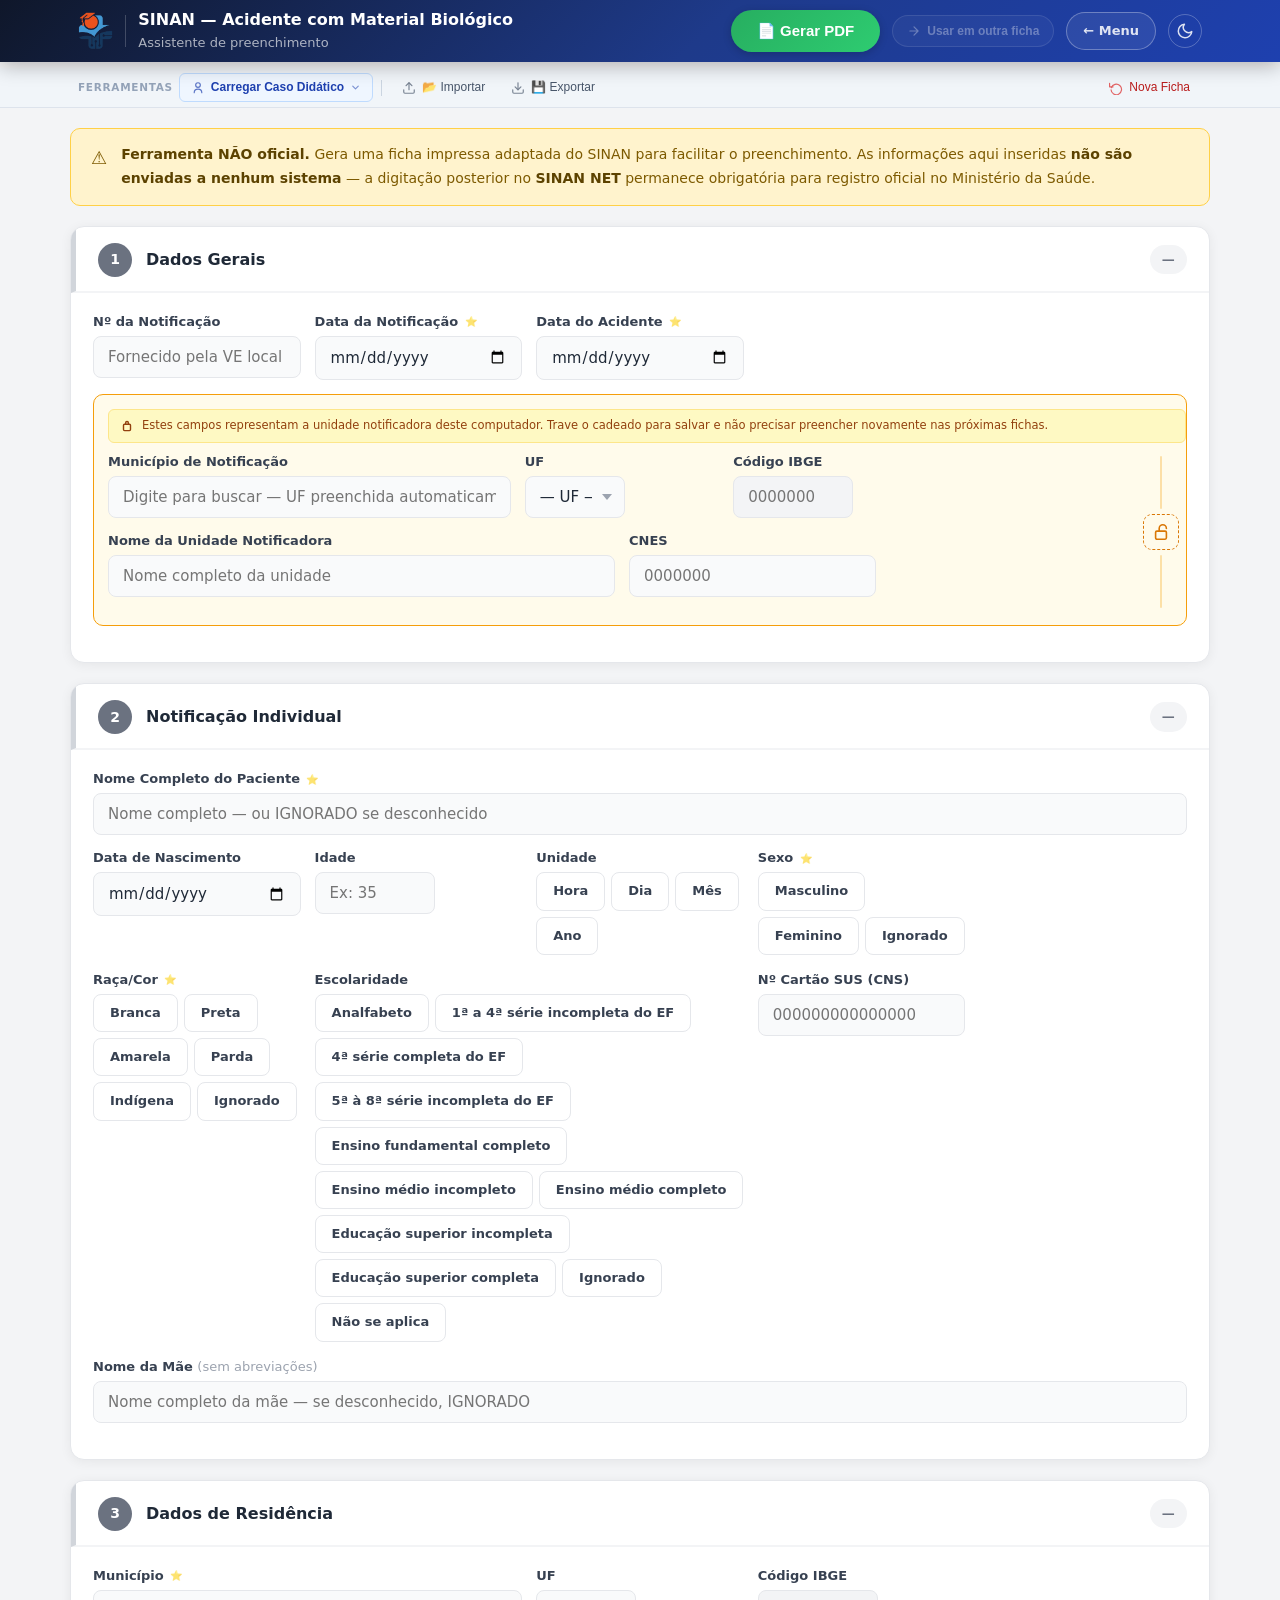
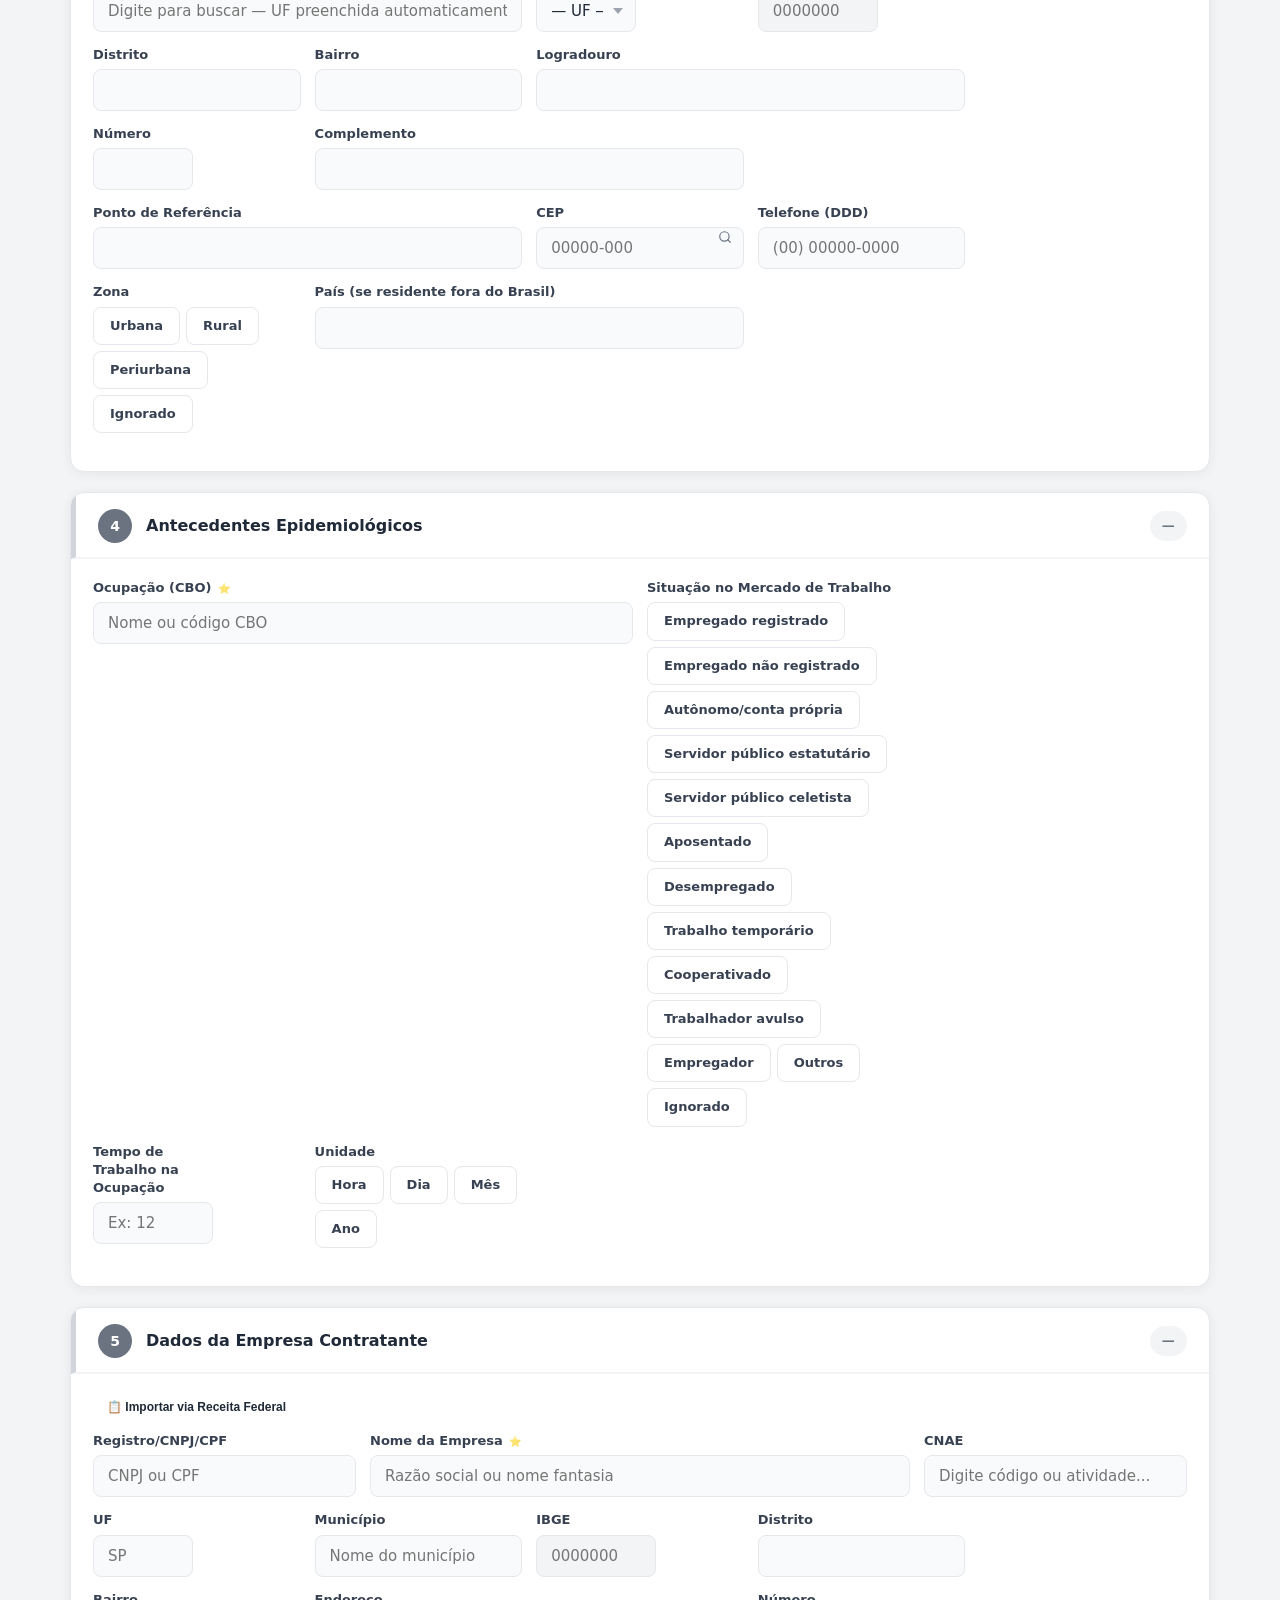
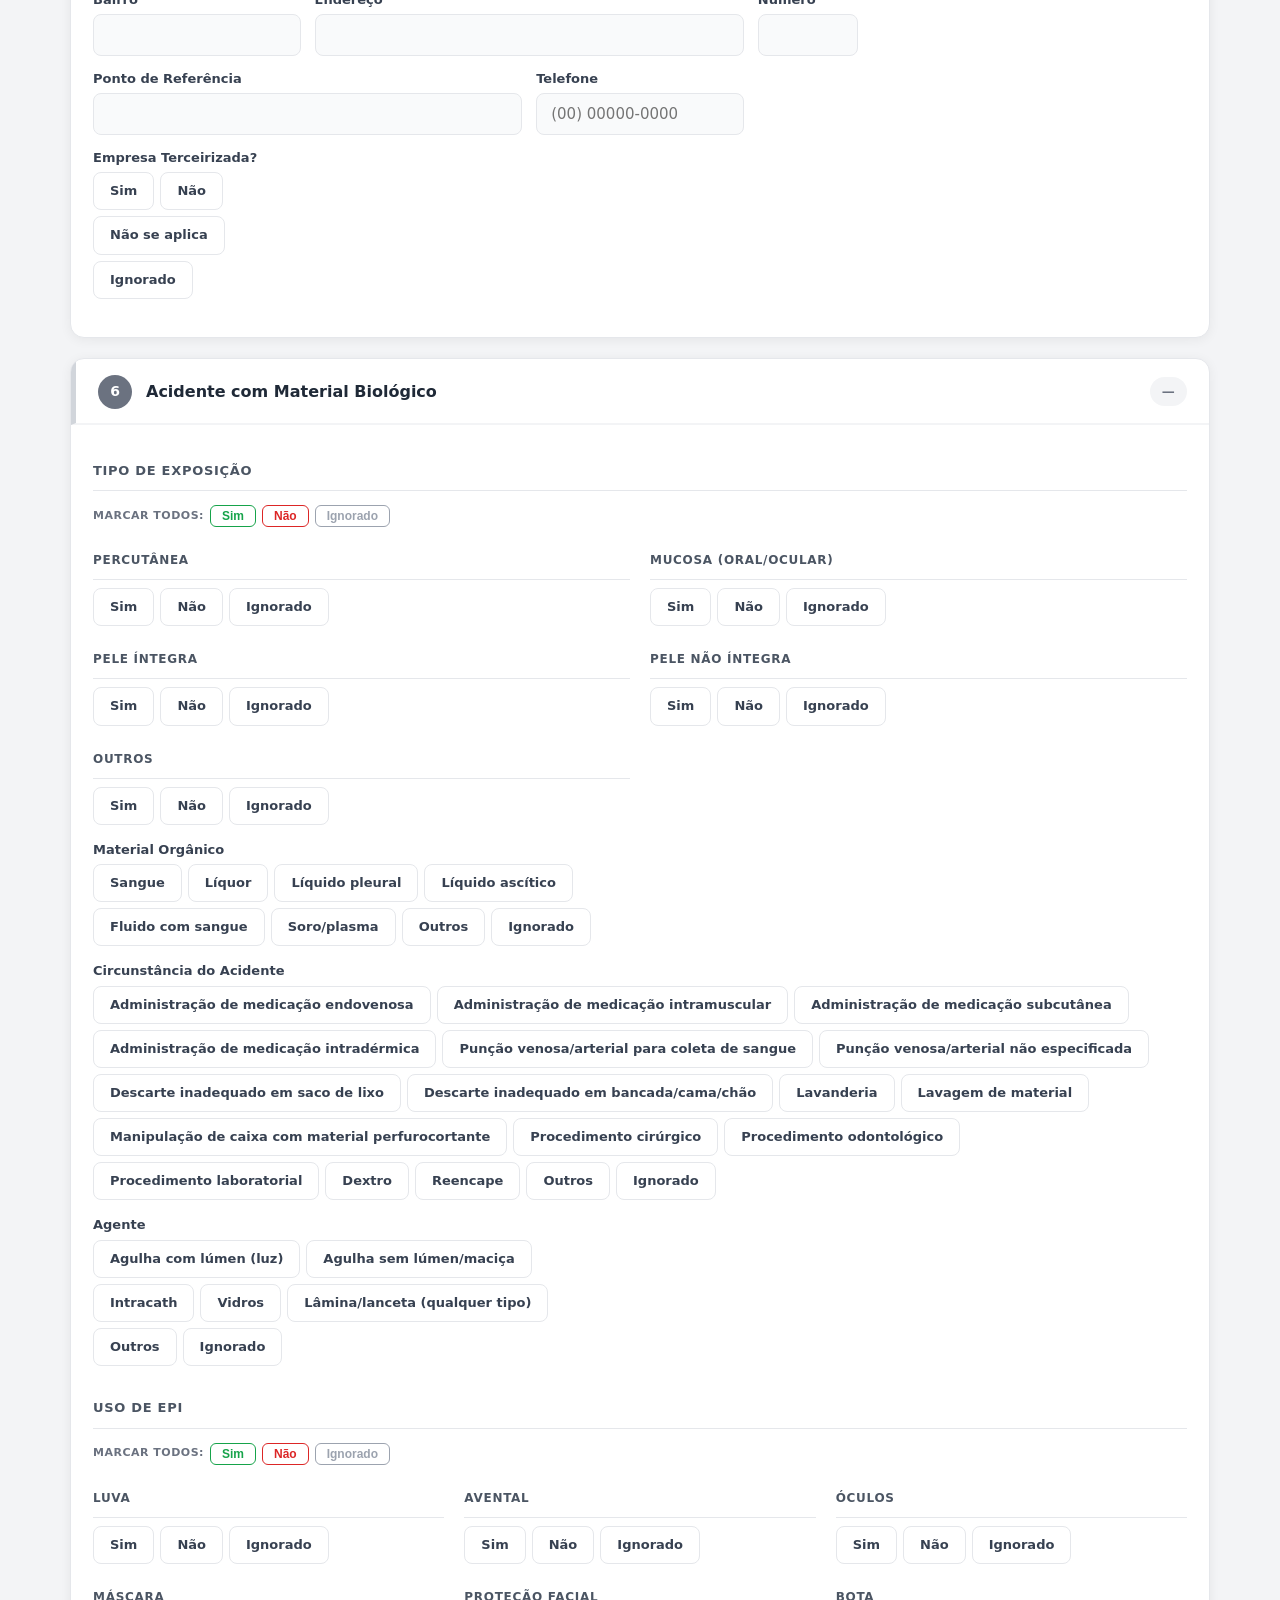
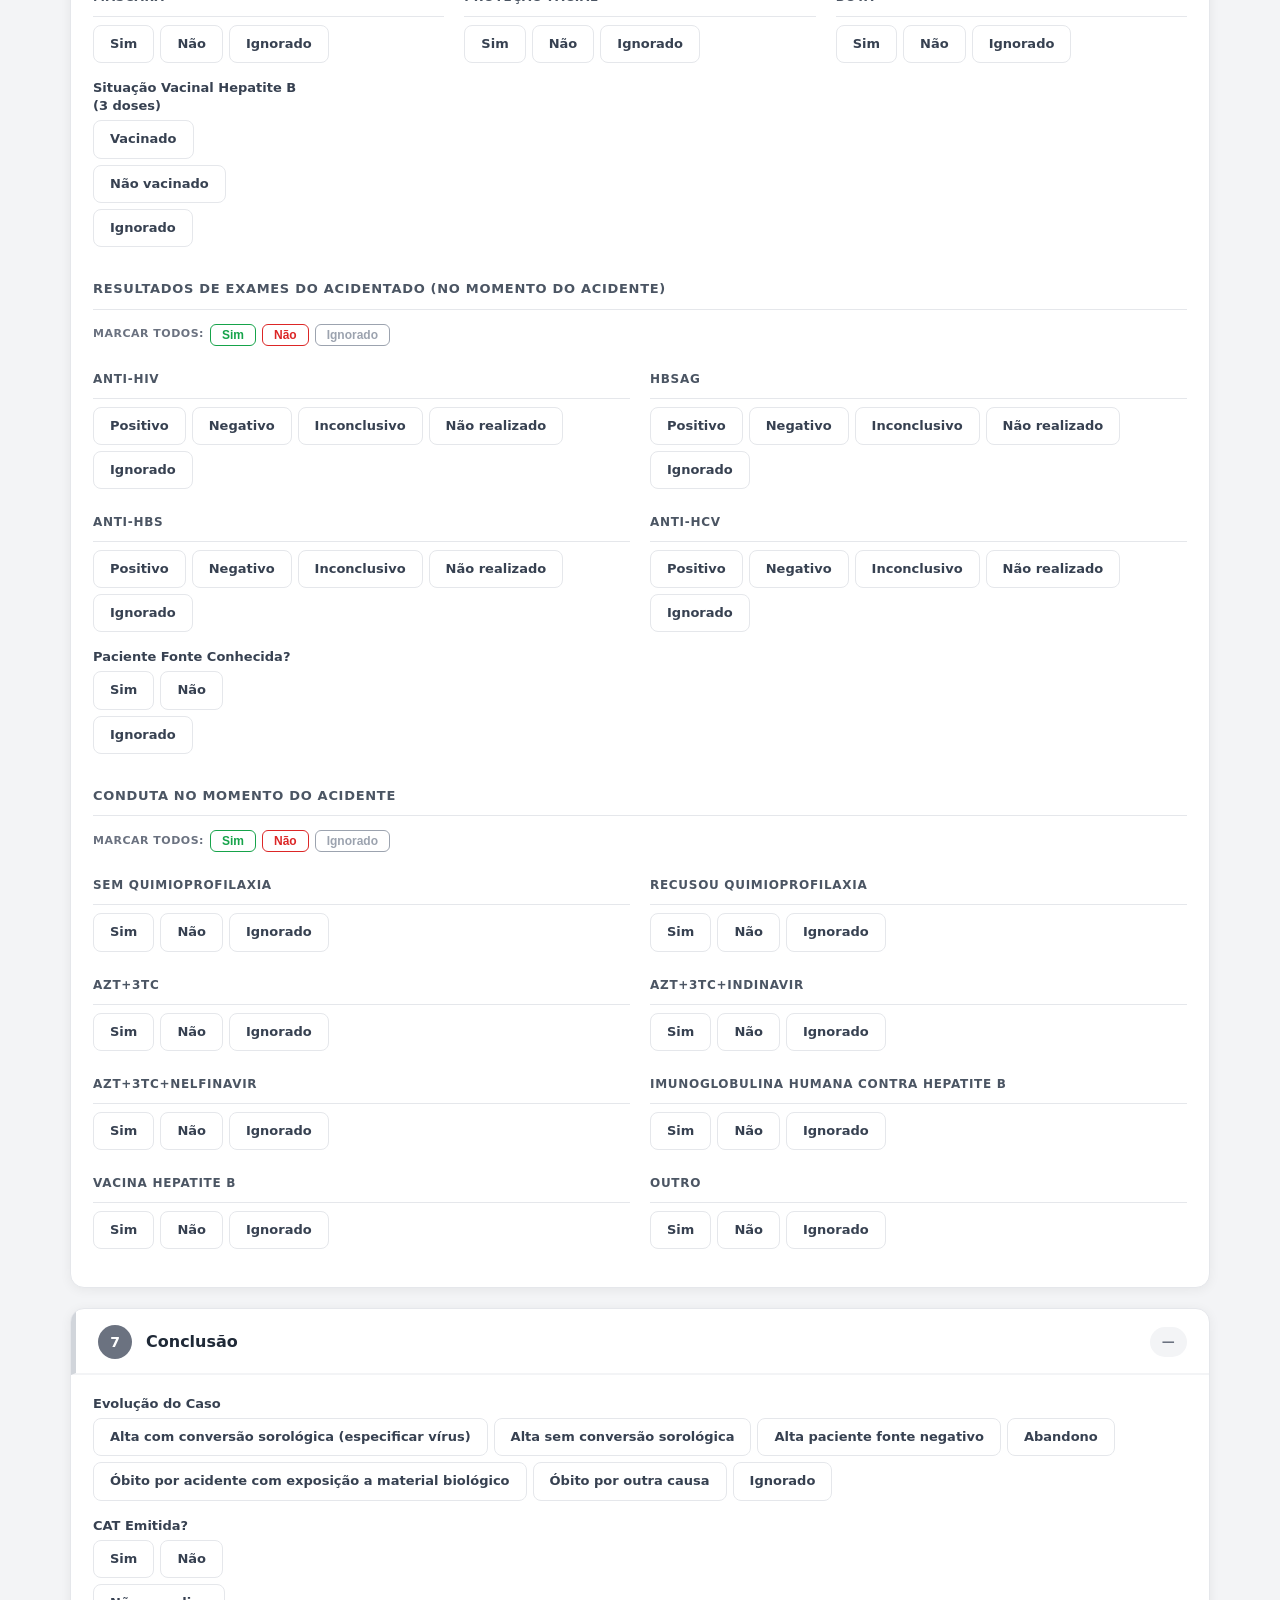
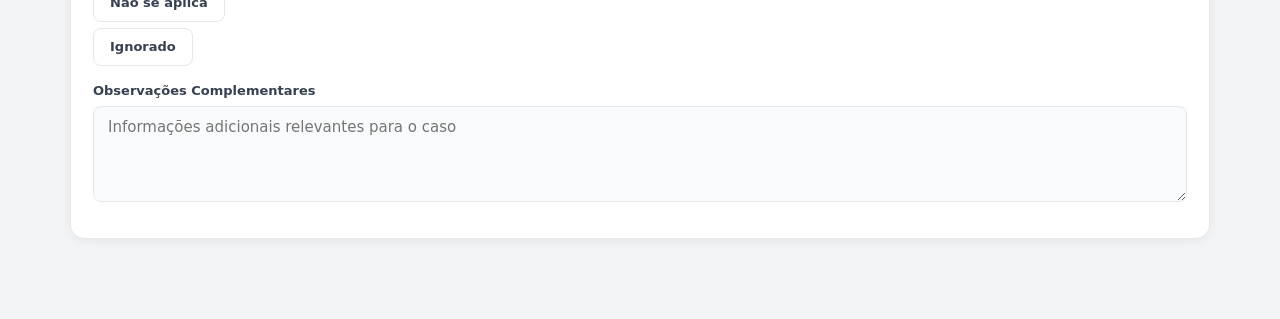
<file: sinan_acidente_biologico.html>
﻿<!DOCTYPE html>
<html lang="pt-BR">
<head>
<meta charset="UTF-8">
<meta name="viewport" content="width=device-width, initial-scale=1.0">
<title>SINAN — Acidente com Material Biológico | Assistente PET Saúde Digital</title>

<link rel="stylesheet" href="shared.css">
</head>
<body>
<script>
// Dark Mode — aplica antes do paint para evitar flash
(function(){
  var stored = localStorage.getItem('sinan-theme');
  var theme;
  if(stored === 'dark' || stored === 'light'){
    theme = stored;
  } else {
    theme = window.matchMedia && window.matchMedia('(prefers-color-scheme: dark)').matches ? 'dark' : 'light';
  }
  if(theme === 'dark') document.documentElement.setAttribute('data-theme','dark');
})();
function toggleDarkMode(){
  var isDark = document.documentElement.getAttribute('data-theme') === 'dark';
  var next = isDark ? 'light' : 'dark';
  if(next === 'dark') document.documentElement.setAttribute('data-theme','dark');
  else document.documentElement.removeAttribute('data-theme');
  localStorage.setItem('sinan-theme', next);
}
</script>

<!-- ===== STICKY HEADER ===== -->
<header id="hdr">
  <div class="hdr-row">
    <img class="hdr-logo" src="assets/img/pet-saude-logo-png.png" alt="PET Saúde Digital">
    <div class="hdr-vline"></div>
    <div class="hdr-title">
      <h1>SINAN — Acidente com Material Biológico</h1>
      <p>Assistente de preenchimento</p>
    </div>
    <button class="hdr-btn" id="btn-gerar" onclick="gerarPDF()">📄 Gerar PDF</button>
    <button class="hdr-btn-transfer btn-disabled" id="btn-transfer" onclick="clickTransfer()" title="Transferir dados preenchidos para outra ficha">
      <svg width="14" height="14" viewBox="0 0 24 24" fill="none" stroke="currentColor" stroke-width="2" stroke-linecap="round" stroke-linejoin="round"><path d="M5 12h14M12 5l7 7-7 7"/></svg>
      Usar em outra ficha
    </button>
    <a class="hdr-back" href="index.html">&#8592; Menu</a>
    <button class="dm-toggle" id="dm-toggle" onclick="toggleDarkMode()" title="Alternar modo escuro">
      <svg class="ico-moon" viewBox="0 0 24 24" fill="none" stroke="currentColor" stroke-width="2" stroke-linecap="round" stroke-linejoin="round"><path d="M21 12.79A9 9 0 1111.21 3a7 7 0 009.79 9.79z"/></svg>
      <svg class="ico-sun" viewBox="0 0 24 24" fill="none" stroke="currentColor" stroke-width="2" stroke-linecap="round" stroke-linejoin="round"><circle cx="12" cy="12" r="5"/><line x1="12" y1="1" x2="12" y2="3"/><line x1="12" y1="21" x2="12" y2="23"/><line x1="4.22" y1="4.22" x2="5.64" y2="5.64"/><line x1="18.36" y1="18.36" x2="19.78" y2="19.78"/><line x1="1" y1="12" x2="3" y2="12"/><line x1="21" y1="12" x2="23" y2="12"/><line x1="4.22" y1="19.78" x2="5.64" y2="18.36"/><line x1="18.36" y1="5.64" x2="19.78" y2="4.22"/></svg>
    </button>
  </div>
</header>
<div id="prog-bar-strip"><div id="prog-bar-fill"></div></div>

<div id="tools-bar">
  <div class="tools-inner">
    <div class="tb-group">
      <span class="tools-label">Ferramentas</span>
      <div class="tb-dd" id="dd-pac">
        <button class="tb-btn" id="btn-pac-menu" onclick="togglePacMenu(event)" style="background:#eff6ff;border-color:#bfdbfe;color:#1e40af;font-weight:700">
          <svg width="14" height="14" viewBox="0 0 24 24" fill="none" stroke="currentColor" stroke-width="2" stroke-linecap="round" stroke-linejoin="round"><circle cx="12" cy="7" r="4"/><path d="M5.5 20c0-3.5 2.9-6 6.5-6s6.5 2.5 6.5 6"/></svg>
          Carregar Caso Didático
          <svg width="11" height="11" viewBox="0 0 24 24" fill="none" stroke="currentColor" stroke-width="2.5" stroke-linecap="round" stroke-linejoin="round" style="opacity:.55"><polyline points="6,9 12,15 18,9"/></svg>
        </button>
        <div class="tb-menu" id="pac-menu"></div>
      </div>
      <span class="tb-sep"></span>
      <button class="tb-btn" onclick="document.getElementById('f-import').click()" title="Importar rascunho salvo (.json)">
        <svg width="14" height="14" viewBox="0 0 24 24" fill="none" stroke="currentColor" stroke-width="2" stroke-linecap="round" stroke-linejoin="round"><path d="M21 15v4a2 2 0 0 1-2 2H5a2 2 0 0 1-2-2v-4"/><polyline points="17,8 12,3 7,8"/><line x1="12" y1="3" x2="12" y2="15"/></svg>
        📂 Importar
      </button>
      <input type="file" id="f-import" accept=".json" style="display:none" onchange="importarRascunho(this)">
      <button class="tb-btn" onclick="exportarRascunho()" title="Salvar rascunho como arquivo .json">
        <svg width="14" height="14" viewBox="0 0 24 24" fill="none" stroke="currentColor" stroke-width="2" stroke-linecap="round" stroke-linejoin="round"><path d="M21 15v4a2 2 0 0 1-2 2H5a2 2 0 0 1-2-2v-4"/><polyline points="7,10 12,15 17,10"/><line x1="12" y1="15" x2="12" y2="3"/></svg>
        💾 Exportar
      </button>
    </div>
    <div class="tb-group">
      <button class="tb-btn tb-danger" onclick="abrirModalNova()">
        <svg width="14" height="14" viewBox="0 0 24 24" fill="none" stroke="currentColor" stroke-width="2" stroke-linecap="round" stroke-linejoin="round"><polyline points="1,4 1,10 7,10"/><path d="M3.51 15a9 9 0 1 0 .49-3.5"/></svg>
        Nova Ficha
      </button>
    </div>
  </div>
</div>

<div class="wrapper">

<!-- DISCLAIMER -->
<div class="banner-warn">
  <span style="font-size:18px;flex-shrink:0">⚠️</span>
  <div><strong>Ferramenta NÃO oficial.</strong> Gera uma ficha impressa adaptada do SINAN para facilitar o preenchimento. As informações aqui inseridas <strong>não são enviadas a nenhum sistema</strong> — a digitação posterior no <strong>SINAN NET</strong> permanece obrigatória para registro oficial no Ministério da Saúde.</div>
</div>

<!-- =========================================================
  SEÇÃO 1 — DADOS GERAIS
========================================================= -->
<div class="sec" id="sec1">
  <div class="sec-hdr">
    <div class="sec-num">1</div>
    <div class="sec-info">
      <h3>Dados Gerais</h3>
    </div>
    <span class="sec-badge badge-empty" id="badge1">—</span>
  </div>
  <div class="sec-body">

    <div class="row">
      <div class="fld">
        <label>Nº da Notificação</label>
        <input type="text" id="f_num_notif" placeholder="Fornecido pela VE local">
      </div>
      <div class="fld">
        <label>Data da Notificação <span class="req-star">⭐</span></label>
        <input type="date" id="f_data_notif" data-ess data-label="Data da notificação">
      </div>
      <div class="fld">
        <label>Data do Acidente <span class="req-star">⭐</span></label>
        <input type="date" id="f_data_acidente" data-ess data-label="Data do acidente">
      </div>
    </div>

    <div class="lock-grp" id="lock-grp-notif">
      <div class="lock-hint">
        <svg width="14" height="14" viewBox="0 0 20 20" fill="none" stroke="currentColor" stroke-width="2" stroke-linecap="round" style="flex-shrink:0;margin-top:1px"><rect x="5" y="9" width="10" height="9" rx="1.5"/><path d="M8 9V7a2 2 0 014 0v2"/></svg>
        <span class="lock-hint-txt">Estes campos representam a unidade notificadora deste computador. Trave o cadeado para salvar e não precisar preencher novamente nas próximas fichas.</span>
      </div>
      <div class="lock-inner">
        <div class="lock-fields">
    <div class="row">
      <div class="fld col-2">
        <label>Município de Notificação</label>
        <div class="ac-wrap">
          <input type="text" id="f_mun_notif" placeholder="Digite para buscar — UF preenchida automaticamente" data-caps autocomplete="off">
          <div class="ac-drop" id="f_mun_notif-drop"></div>
        </div>
      </div>
      <div class="fld" style="max-width:100px">
        <label>UF</label>
        <select id="f_uf_notif"></select>
      </div>
      <div class="fld" style="max-width:120px">
        <label>Código IBGE</label>
        <input type="text" id="f_ibge_notif" maxlength="7" placeholder="0000000" readonly>
      </div>
    </div>

    <div class="row row-wide">
      <div class="fld col-2">
        <label>Nome da Unidade Notificadora</label>
        <input type="text" id="f_nome_un" placeholder="Nome completo da unidade" data-caps>
      </div>
      <div class="fld">
        <label>CNES</label>
        <input type="text" id="f_cnes" maxlength="7" placeholder="0000000">
      </div>
    </div>
        </div>
        <div class="lock-rail">
          <div class="lock-seg"></div>
          <button type="button" class="lock-btn-rail" onclick="toggleUnitLock()" title="Travar dados da unidade notificadora neste computador">
            <svg class="lock-ico-open" width="18" height="18" viewBox="0 0 20 20" fill="none" stroke="currentColor" stroke-width="1.8" stroke-linecap="round"><rect x="4" y="9" width="12" height="9" rx="1.5"/><path d="M8 9V6a4 4 0 018 0"/></svg>
            <svg class="lock-ico-closed" width="18" height="18" viewBox="0 0 20 20" fill="none" stroke="currentColor" stroke-width="1.8" stroke-linecap="round"><rect x="4" y="9" width="12" height="9" rx="1.5"/><path d="M7 9V6a3 3 0 016 0v3"/></svg>
          </button>
          <div class="lock-seg"></div>
        </div>
      </div>
    </div>

  </div>
</div>

<!-- =========================================================
  SEÇÃO 2 — NOTIFICAÇÃO INDIVIDUAL
========================================================= -->
<div class="sec" id="sec2">
  <div class="sec-hdr">
    <div class="sec-num">2</div>
    <div class="sec-info">
      <h3>Notificação Individual</h3>
    </div>
    <span class="sec-badge badge-empty" id="badge2">—</span>
  </div>
  <div class="sec-body">

    <div class="row row-full">
      <div class="fld">
        <label>Nome Completo do Paciente <span class="req-star">⭐</span></label>
        <input type="text" id="f_nome" placeholder="Nome completo — ou IGNORADO se desconhecido" data-caps data-ess data-label="Nome do paciente">
      </div>
    </div>

    <div class="row">
      <div class="fld">
        <label>Data de Nascimento</label>
        <input type="date" id="f_nasc">
      </div>
      <div class="fld" style="max-width:120px">
        <label>Idade</label>
        <input type="number" id="f_idade_val" min="0" max="999" placeholder="Ex: 35">
      </div>
      <div class="fld">
        <label>Unidade</label>
        <div class="pills" id="grp_idade_un" data-hidden="f_idade_un">
          <label class="pill" data-val="1"><input type="radio" name="idade_un" value="1"> Hora</label>
          <label class="pill" data-val="2"><input type="radio" name="idade_un" value="2"> Dia</label>
          <label class="pill" data-val="3"><input type="radio" name="idade_un" value="3"> Mês</label>
          <label class="pill" data-val="4"><input type="radio" name="idade_un" value="4"> Ano</label>
        </div>
        <input type="hidden" id="f_idade_un">
      </div>
      <div class="fld">
        <label>Sexo <span class="req-star">⭐</span></label>
        <div class="pills" id="grp_sexo">
          <label class="pill" data-val="M"><input type="radio" name="sexo" value="M" onchange="onSexoChange()"> Masculino</label>
          <label class="pill" data-val="F"><input type="radio" name="sexo" value="F" onchange="onSexoChange()"> Feminino</label>
          <label class="pill" data-val="I"><input type="radio" name="sexo" value="I" onchange="onSexoChange()"> Ignorado</label>
        </div>
      </div>
    </div>

    <div id="row_gest" style="display:none" class="row">
      <div class="fld col-2">
        <label>Gestante</label>
        <div class="pills" id="grp_gest" data-hidden="f_gest">
          <label class="pill" data-val="1"><input type="radio" name="gest" value="1"> 1ºTrimestre</label>
          <label class="pill" data-val="2"><input type="radio" name="gest" value="2"> 2ºTrimestre</label>
          <label class="pill" data-val="3"><input type="radio" name="gest" value="3"> 3ºTrimestre</label>
          <label class="pill" data-val="4"><input type="radio" name="gest" value="4"> Idade gestacional Ignorada</label>
          <label class="pill" data-val="5"><input type="radio" name="gest" value="5"> Não</label>
          <label class="pill" data-val="6"><input type="radio" name="gest" value="6"> Não se aplica</label>
          <label class="pill" data-val="9"><input type="radio" name="gest" value="9"> Ignorado</label>
        </div>
        <input type="hidden" id="f_gest">
      </div>
    </div>

    <div class="row">
      <div class="fld">
        <label>Raça/Cor <span class="req-star">⭐</span></label>
        <div class="pills" id="grp_raca" data-hidden="f_raca">
          <label class="pill" data-val="1"><input type="radio" name="raca" value="1"> Branca</label>
          <label class="pill" data-val="2"><input type="radio" name="raca" value="2"> Preta</label>
          <label class="pill" data-val="3"><input type="radio" name="raca" value="3"> Amarela</label>
          <label class="pill" data-val="4"><input type="radio" name="raca" value="4"> Parda</label>
          <label class="pill" data-val="5"><input type="radio" name="raca" value="5"> Indígena</label>
          <label class="pill" data-val="9"><input type="radio" name="raca" value="9"> Ignorado</label>
        </div>
        <input type="hidden" id="f_raca" data-ess data-label="Raça/Cor">
      </div>
      <div class="fld col-2">
        <label>Escolaridade</label>
        <div class="pills" id="grp_escol" data-hidden="f_escol">
          <label class="pill" data-val="0"><input type="radio" name="escol" value="0"> Analfabeto</label>
          <label class="pill" data-val="1"><input type="radio" name="escol" value="1"> 1ª a 4ª série incompleta do EF</label>
          <label class="pill" data-val="2"><input type="radio" name="escol" value="2"> 4ª série completa do EF</label>
          <label class="pill" data-val="3"><input type="radio" name="escol" value="3"> 5ª à 8ª série incompleta do EF</label>
          <label class="pill" data-val="4"><input type="radio" name="escol" value="4"> Ensino fundamental completo</label>
          <label class="pill" data-val="5"><input type="radio" name="escol" value="5"> Ensino médio incompleto</label>
          <label class="pill" data-val="6"><input type="radio" name="escol" value="6"> Ensino médio completo</label>
          <label class="pill" data-val="7"><input type="radio" name="escol" value="7"> Educação superior incompleta</label>
          <label class="pill" data-val="8"><input type="radio" name="escol" value="8"> Educação superior completa</label>
          <label class="pill" data-val="9"><input type="radio" name="escol" value="9"> Ignorado</label>
          <label class="pill" data-val="10"><input type="radio" name="escol" value="10"> Não se aplica</label>
        </div>
        <input type="hidden" id="f_escol">
      </div>
      <div class="fld">
        <label>Nº Cartão SUS (CNS)</label>
        <input type="text" id="f_sus" maxlength="15" placeholder="000000000000000">
      </div>
    </div>

    <div class="row row-full">
      <div class="fld">
        <label>Nome da Mãe <span style="font-weight:400;color:#9ca3af">(sem abreviações)</span></label>
        <input type="text" id="f_mae" placeholder="Nome completo da mãe — se desconhecido, IGNORADO" data-caps>
      </div>
    </div>

  </div>
</div>

<!-- =========================================================
  SEÇÃO 3 — DADOS DE RESIDÊNCIA
========================================================= -->
<div class="sec" id="sec3">
  <div class="sec-hdr">
    <div class="sec-num">3</div>
    <div class="sec-info">
      <h3>Dados de Residência</h3>
    </div>
    <span class="sec-badge badge-empty" id="badge3">—</span>
  </div>
  <div class="sec-body">
    <div class="row">
      <div class="fld col-2">
        <label>Município <span class="req-star">⭐</span></label>
        <div class="ac-wrap">
          <input type="text" id="f_mun_res" data-ess data-label="Município de residência" placeholder="Digite para buscar — UF preenchida automaticamente" data-caps autocomplete="off">
          <div class="ac-drop" id="f_mun_res-drop"></div>
        </div>
      </div>
      <div class="fld" style="max-width:100px">
        <label>UF</label>
        <select id="f_uf_res"></select>
      </div>
      <div class="fld" style="max-width:120px">
        <label>Código IBGE</label>
        <input type="text" id="f_ibge_res" maxlength="7" placeholder="0000000" readonly>
      </div>
    </div>
    <div class="row">
      <div class="fld">
        <label>Distrito</label>
        <input type="text" id="f_dist_res" data-caps>
      </div>
      <div class="fld">
        <label>Bairro</label>
        <input type="text" id="f_bairro_res" data-caps>
      </div>
      <div class="fld col-2">
        <label>Logradouro</label>
        <input type="text" id="f_logr_res" data-caps>
      </div>
    </div>
    <div class="row">
      <div class="fld" style="max-width:100px">
        <label>Número</label>
        <input type="text" id="f_num_res">
      </div>
      <div class="fld col-2">
        <label>Complemento</label>
        <input type="text" id="f_compl_res" data-caps>
      </div>
    </div>
    <div class="row">
      <div class="fld col-2">
        <label>Ponto de Referência</label>
        <input type="text" id="f_pref_res" data-caps>
      </div>
      <div class="fld">
        <label>CEP</label>
        <input type="text" id="f_cep" maxlength="9" placeholder="00000-000">
      </div>
      <div class="fld">
        <label>Telefone (DDD)</label>
        <input type="text" id="f_tel_res" placeholder="(00) 00000-0000">
      </div>
    </div>
    <div class="row">
      <div class="fld">
        <label>Zona</label>
        <div class="pills" id="grp_zona_res" data-hidden="f_zona_res">
          <label class="pill" data-val="1"><input type="radio" name="zona_res" value="1"> Urbana</label>
          <label class="pill" data-val="2"><input type="radio" name="zona_res" value="2"> Rural</label>
          <label class="pill" data-val="3"><input type="radio" name="zona_res" value="3"> Periurbana</label>
          <label class="pill" data-val="9"><input type="radio" name="zona_res" value="9"> Ignorado</label>
        </div>
        <input type="hidden" id="f_zona_res">
      </div>
      <div class="fld col-2">
        <label>País (se residente fora do Brasil)</label>
        <input type="text" id="f_pais_res" data-caps>
      </div>
    </div>
  </div>
</div>

<!-- =========================================================
  SEÇÃO 4 — ANTECEDENTES EPIDEMIOLÓGICOS
========================================================= -->
<div class="sec" id="sec4">
  <div class="sec-hdr">
    <div class="sec-num">4</div>
    <div class="sec-info">
      <h3>Antecedentes Epidemiológicos</h3>
    </div>
    <span class="sec-badge badge-empty" id="badge4">—</span>
  </div>
  <div class="sec-body">

    <div class="row row-wide">
      <div class="fld col-2">
        <label>Ocupação (CBO) <span class="req-star">⭐</span></label>
        <div class="ac-wrap">
          <input type="text" id="f_ocupacao" data-caps data-ess data-label="Ocupação CBO" autocomplete="off" placeholder="Nome ou código CBO">
          <div class="ac-drop" id="f_ocupacao-drop"></div>
        </div>
        <span id="f_ocupacao_hint" style="font-size:12px;color:#2563eb;margin-top:4px;display:none;line-height:1.4;font-weight:600"></span>
      </div>
      <div class="fld">
        <label>Situação no Mercado de Trabalho</label>
        <div class="pills" id="grp_sit_mercado" data-hidden="f_sit_mercado">
          <label class="pill" data-val="01"><input type="radio" name="sit_mercado" value="01"> Empregado registrado</label>
          <label class="pill" data-val="02"><input type="radio" name="sit_mercado" value="02"> Empregado não registrado</label>
          <label class="pill" data-val="03"><input type="radio" name="sit_mercado" value="03"> Autônomo/conta própria</label>
          <label class="pill" data-val="04"><input type="radio" name="sit_mercado" value="04"> Servidor público estatutário</label>
          <label class="pill" data-val="05"><input type="radio" name="sit_mercado" value="05"> Servidor público celetista</label>
          <label class="pill" data-val="06"><input type="radio" name="sit_mercado" value="06"> Aposentado</label>
          <label class="pill" data-val="07"><input type="radio" name="sit_mercado" value="07"> Desempregado</label>
          <label class="pill" data-val="08"><input type="radio" name="sit_mercado" value="08"> Trabalho temporário</label>
          <label class="pill" data-val="09"><input type="radio" name="sit_mercado" value="09"> Cooperativado</label>
          <label class="pill" data-val="10"><input type="radio" name="sit_mercado" value="10"> Trabalhador avulso</label>
          <label class="pill" data-val="11"><input type="radio" name="sit_mercado" value="11"> Empregador</label>
          <label class="pill" data-val="12"><input type="radio" name="sit_mercado" value="12"> Outros</label>
          <label class="pill" data-val="99"><input type="radio" name="sit_mercado" value="99"> Ignorado</label>
        </div>
        <input type="hidden" id="f_sit_mercado">
      </div>
    </div>

    <div class="row">
      <div class="fld" style="max-width:120px">
        <label>Tempo de Trabalho na Ocupação</label>
        <input type="text" id="f_tempo_trab_val" placeholder="Ex: 12" maxlength="4">
      </div>
      <div class="fld">
        <label>Unidade</label>
        <div class="pills" id="grp_tempo_trab_tipo" data-hidden="f_tempo_trab_tipo">
          <label class="pill" data-val="1"><input type="radio" name="tempo_trab_tipo" value="1"> Hora</label>
          <label class="pill" data-val="2"><input type="radio" name="tempo_trab_tipo" value="2"> Dia</label>
          <label class="pill" data-val="3"><input type="radio" name="tempo_trab_tipo" value="3"> Mês</label>
          <label class="pill" data-val="4"><input type="radio" name="tempo_trab_tipo" value="4"> Ano</label>
        </div>
        <input type="hidden" id="f_tempo_trab_tipo">
      </div>
    </div>

  </div>
</div>

<!-- =========================================================
  SEÇÃO 5 — DADOS DA EMPRESA CONTRATANTE
========================================================= -->
<div class="sec" id="sec5">
  <div class="sec-hdr">
    <div class="sec-num">5</div>
    <div class="sec-info">
      <h3>Dados da Empresa Contratante</h3>
    </div>
    <span class="sec-badge badge-empty" id="badge5">—</span>
  </div>
  <div class="sec-body">

    <button type="button" class="rf-toggle-btn" id="rf-toggle-btn" onclick="rfTogglePanel()">&#128203; Importar via Receita Federal</button>
    <div class="rf-panel" id="rf-panel">
      <p class="rf-instr">Acesse o site da <a href="https://solucoes.receita.fazenda.gov.br/servicos/cnpjreva/Cnpjreva_Solicitacao.asp" target="_blank" rel="noopener">Receita Federal</a>, abra a ficha do CNPJ, selecione tudo (<kbd>Ctrl+A</kbd>) e cole abaixo:</p>
      <textarea id="rf-textarea" class="rf-textarea" rows="5" placeholder="Cole aqui o texto completo da página da Receita Federal..."></textarea>
      <div class="rf-actions">
        <button type="button" class="mbtn mbtn-p" onclick="rfExtrair()">Extrair e preencher</button>
        <button type="button" class="mbtn mbtn-s" onclick="document.getElementById('rf-textarea').value=''">Limpar</button>
      </div>
    </div>

    <div class="row row-wide">
      <div class="fld">
        <label>Registro/CNPJ/CPF</label>
        <input type="text" id="f_emp_reg" placeholder="CNPJ ou CPF">
      </div>
      <div class="fld col-2">
        <label>Nome da Empresa <span class="req-star">⭐</span></label>
        <input type="text" id="f_emp_nome" data-caps data-ess data-label="Nome da empresa" placeholder="Razão social ou nome fantasia">
      </div>
      <div class="fld">
        <label>CNAE</label>
        <div class="rf-cnae-warn" id="rf-cnae-warn" style="display:none">&#9888;&#65039; CNAE <strong id="rf-cnae-warn-code"></strong><span id="rf-cnae-warn-ramo"></span> não consta na lista do SINAN NET. Selecione a classe mais próxima ou pesquise manualmente no campo abaixo:
          <div class="rf-cnae-sugs" id="rf-cnae-sugs"></div>
        </div>
        <div class="ac-wrap">
          <input type="text" id="f_emp_cnae" placeholder="Digite código ou atividade..." autocomplete="off">
          <div class="ac-drop" id="f_emp_cnae-drop"></div>
        </div>
        <span id="f_emp_cnae_hint" style="font-size:12px;color:#2563eb;margin-top:4px;display:none;line-height:1.4;font-weight:600"></span>
      </div>
    </div>

    <div class="row">
      <div class="fld" style="max-width:100px">
        <label>UF</label>
        <input type="text" id="f_emp_uf" maxlength="2" data-caps placeholder="SP">
      </div>
      <div class="fld">
        <label>Município</label>
        <div class="ac-wrap">
          <input type="text" id="f_emp_mun" data-caps placeholder="Nome do município" autocomplete="off">
          <div class="ac-drop" id="f_emp_mun-drop"></div>
        </div>
      </div>
      <div class="fld" style="max-width:120px">
        <label>IBGE</label>
        <input type="text" id="f_emp_ibge" maxlength="7" placeholder="0000000" readonly>
      </div>
      <div class="fld">
        <label>Distrito</label>
        <input type="text" id="f_emp_dist" data-caps>
      </div>
    </div>

    <div class="row">
      <div class="fld">
        <label>Bairro</label>
        <input type="text" id="f_emp_bairro" data-caps>
      </div>
      <div class="fld col-2">
        <label>Endereço</label>
        <input type="text" id="f_emp_end" data-caps>
      </div>
      <div class="fld" style="max-width:100px">
        <label>Número</label>
        <input type="text" id="f_emp_num">
      </div>
    </div>

    <div class="row">
      <div class="fld col-2">
        <label>Ponto de Referência</label>
        <input type="text" id="f_emp_pref" data-caps>
      </div>
      <div class="fld">
        <label>Telefone</label>
        <input type="text" id="f_emp_tel" placeholder="(00) 00000-0000">
      </div>
    </div>

    <div class="row">
      <div class="fld">
        <label>Empresa Terceirizada?</label>
        <div class="pills" id="grp_emp_terc">
          <label class="pill" data-val="1"><input type="radio" name="emp_terc" value="1"> Sim</label>
          <label class="pill" data-val="2"><input type="radio" name="emp_terc" value="2"> Não</label>
          <label class="pill" data-val="3"><input type="radio" name="emp_terc" value="3"> Não se aplica</label>
          <label class="pill" data-val="9"><input type="radio" name="emp_terc" value="9"> Ignorado</label>
        </div>
      </div>
    </div>

  </div>
</div>

<!-- =========================================================
  SEÇÃO 6 — ACIDENTE COM MATERIAL BIOLÓGICO
========================================================= -->
<div class="sec" id="sec6">
  <div class="sec-hdr">
    <div class="sec-num">6</div>
    <div class="sec-info">
      <h3>Acidente com Material Biológico</h3>
    </div>
    <span class="sec-badge badge-empty" id="badge6">—</span>
  </div>
  <div class="sec-body">

    <div class="sublabel">Tipo de Exposição</div>
    <div style="display:grid;grid-template-columns:1fr 1fr;gap:6px 20px;margin-bottom:14px">
      <div class="fld" style="margin:0"><div class="sublabel" style="font-size:12px;margin-bottom:3px">Percutânea</div><div class="pills"><label class="pill"><input type="radio" name="exposicao_percutanea" value="1"> Sim</label><label class="pill"><input type="radio" name="exposicao_percutanea" value="2"> Não</label><label class="pill"><input type="radio" name="exposicao_percutanea" value="9"> Ignorado</label></div></div>
      <div class="fld" style="margin:0"><div class="sublabel" style="font-size:12px;margin-bottom:3px">Mucosa (oral/ocular)</div><div class="pills"><label class="pill"><input type="radio" name="exposicao_mucosa" value="1"> Sim</label><label class="pill"><input type="radio" name="exposicao_mucosa" value="2"> Não</label><label class="pill"><input type="radio" name="exposicao_mucosa" value="9"> Ignorado</label></div></div>
      <div class="fld" style="margin:0"><div class="sublabel" style="font-size:12px;margin-bottom:3px">Pele íntegra</div><div class="pills"><label class="pill"><input type="radio" name="exposicao_pele_integra" value="1"> Sim</label><label class="pill"><input type="radio" name="exposicao_pele_integra" value="2"> Não</label><label class="pill"><input type="radio" name="exposicao_pele_integra" value="9"> Ignorado</label></div></div>
      <div class="fld" style="margin:0"><div class="sublabel" style="font-size:12px;margin-bottom:3px">Pele não íntegra</div><div class="pills"><label class="pill"><input type="radio" name="exposicao_pele_nao_integra" value="1"> Sim</label><label class="pill"><input type="radio" name="exposicao_pele_nao_integra" value="2"> Não</label><label class="pill"><input type="radio" name="exposicao_pele_nao_integra" value="9"> Ignorado</label></div></div>
      <div class="fld" style="margin:0"><div class="sublabel" style="font-size:12px;margin-bottom:3px">Outros</div><div class="pills"><label class="pill"><input type="radio" name="exposicao_outros" value="1" onchange="onExposicaoOutros()"> Sim</label><label class="pill"><input type="radio" name="exposicao_outros" value="2" onchange="onExposicaoOutros()"> Não</label><label class="pill"><input type="radio" name="exposicao_outros" value="9" onchange="onExposicaoOutros()"> Ignorado</label></div></div>
    </div>
    <div id="box_exposicao_outros" style="display:none;margin-bottom:14px">
      <div class="fld">
        <label>Especificar "Outros"</label>
        <input type="text" id="f_exposicao_outros_det" data-caps placeholder="Descreva outro tipo de exposição">
      </div>
    </div>

    <div class="row row-wide">
      <div class="fld col-2">
        <label>Material Orgânico</label>
        <div class="pills" id="grp_material_organico" data-hidden="f_material_organico">
          <label class="pill"><input type="radio" name="material_organico" value="1"> Sangue</label>
          <label class="pill"><input type="radio" name="material_organico" value="2"> Líquor</label>
          <label class="pill"><input type="radio" name="material_organico" value="3"> Líquido pleural</label>
          <label class="pill"><input type="radio" name="material_organico" value="4"> Líquido ascítico</label>
          <label class="pill"><input type="radio" name="material_organico" value="6"> Fluido com sangue</label>
          <label class="pill"><input type="radio" name="material_organico" value="7"> Soro/plasma</label>
          <label class="pill"><input type="radio" name="material_organico" value="8"> Outros</label>
          <label class="pill"><input type="radio" name="material_organico" value="5"> Ignorado</label>
        </div>
        <input type="hidden" id="f_material_organico">
      </div>
      <div class="fld" id="box_material_outros" style="display:none">
        <label>Especificar "Outros"</label>
        <input type="text" id="f_material_outros" data-caps placeholder="Qual material?">
      </div>
    </div>

    <div class="row row-full">
      <div class="fld col-2">
        <label>Circunstância do Acidente</label>
        <div class="pills" id="grp_circunstancia_acidente" data-hidden="f_circunstancia_acidente">
          <label class="pill"><input type="radio" name="circunstancia_acidente" value="01"> Administração de medicação endovenosa</label>
          <label class="pill"><input type="radio" name="circunstancia_acidente" value="02"> Administração de medicação intramuscular</label>
          <label class="pill"><input type="radio" name="circunstancia_acidente" value="03"> Administração de medicação subcutânea</label>
          <label class="pill"><input type="radio" name="circunstancia_acidente" value="04"> Administração de medicação intradérmica</label>
          <label class="pill"><input type="radio" name="circunstancia_acidente" value="05"> Punção venosa/arterial para coleta de sangue</label>
          <label class="pill"><input type="radio" name="circunstancia_acidente" value="06"> Punção venosa/arterial não especificada</label>
          <label class="pill"><input type="radio" name="circunstancia_acidente" value="07"> Descarte inadequado em saco de lixo</label>
          <label class="pill"><input type="radio" name="circunstancia_acidente" value="08"> Descarte inadequado em bancada/cama/chão</label>
          <label class="pill"><input type="radio" name="circunstancia_acidente" value="09"> Lavanderia</label>
          <label class="pill"><input type="radio" name="circunstancia_acidente" value="10"> Lavagem de material</label>
          <label class="pill"><input type="radio" name="circunstancia_acidente" value="11"> Manipulação de caixa com material perfurocortante</label>
          <label class="pill"><input type="radio" name="circunstancia_acidente" value="12"> Procedimento cirúrgico</label>
          <label class="pill"><input type="radio" name="circunstancia_acidente" value="13"> Procedimento odontológico</label>
          <label class="pill"><input type="radio" name="circunstancia_acidente" value="14"> Procedimento laboratorial</label>
          <label class="pill"><input type="radio" name="circunstancia_acidente" value="15"> Dextro</label>
          <label class="pill"><input type="radio" name="circunstancia_acidente" value="16"> Reencape</label>
          <label class="pill"><input type="radio" name="circunstancia_acidente" value="98"> Outros</label>
          <label class="pill"><input type="radio" name="circunstancia_acidente" value="99"> Ignorado</label>
        </div>
        <input type="hidden" id="f_circunstancia_acidente">
      </div>
    </div>

    <div class="row row-wide">
      <div class="fld col-2">
        <label>Agente</label>
        <div class="pills" id="grp_agente" data-hidden="f_agente">
          <label class="pill"><input type="radio" name="agente" value="1"> Agulha com lúmen (luz)</label>
          <label class="pill"><input type="radio" name="agente" value="2"> Agulha sem lúmen/maciça</label>
          <label class="pill"><input type="radio" name="agente" value="3"> Intracath</label>
          <label class="pill"><input type="radio" name="agente" value="4"> Vidros</label>
          <label class="pill"><input type="radio" name="agente" value="5"> Lâmina/lanceta (qualquer tipo)</label>
          <label class="pill"><input type="radio" name="agente" value="6"> Outros</label>
          <label class="pill"><input type="radio" name="agente" value="9"> Ignorado</label>
        </div>
        <input type="hidden" id="f_agente">
      </div>
    </div>

    <div class="sublabel">Uso de EPI</div>
    <div style="display:grid;grid-template-columns:repeat(3,1fr);gap:6px 20px;margin-bottom:14px">
      <div class="fld" style="margin:0"><div class="sublabel" style="font-size:12px;margin-bottom:3px">Luva</div><div class="pills"><label class="pill"><input type="radio" name="epi_luva" value="1"> Sim</label><label class="pill"><input type="radio" name="epi_luva" value="2"> Não</label><label class="pill"><input type="radio" name="epi_luva" value="9"> Ignorado</label></div></div>
      <div class="fld" style="margin:0"><div class="sublabel" style="font-size:12px;margin-bottom:3px">Avental</div><div class="pills"><label class="pill"><input type="radio" name="epi_avental" value="1"> Sim</label><label class="pill"><input type="radio" name="epi_avental" value="2"> Não</label><label class="pill"><input type="radio" name="epi_avental" value="9"> Ignorado</label></div></div>
      <div class="fld" style="margin:0"><div class="sublabel" style="font-size:12px;margin-bottom:3px">Óculos</div><div class="pills"><label class="pill"><input type="radio" name="epi_oculos" value="1"> Sim</label><label class="pill"><input type="radio" name="epi_oculos" value="2"> Não</label><label class="pill"><input type="radio" name="epi_oculos" value="9"> Ignorado</label></div></div>
      <div class="fld" style="margin:0"><div class="sublabel" style="font-size:12px;margin-bottom:3px">Máscara</div><div class="pills"><label class="pill"><input type="radio" name="epi_mascara" value="1"> Sim</label><label class="pill"><input type="radio" name="epi_mascara" value="2"> Não</label><label class="pill"><input type="radio" name="epi_mascara" value="9"> Ignorado</label></div></div>
      <div class="fld" style="margin:0"><div class="sublabel" style="font-size:12px;margin-bottom:3px">Proteção facial</div><div class="pills"><label class="pill"><input type="radio" name="epi_protecao_facial" value="1"> Sim</label><label class="pill"><input type="radio" name="epi_protecao_facial" value="2"> Não</label><label class="pill"><input type="radio" name="epi_protecao_facial" value="9"> Ignorado</label></div></div>
      <div class="fld" style="margin:0"><div class="sublabel" style="font-size:12px;margin-bottom:3px">Bota</div><div class="pills"><label class="pill"><input type="radio" name="epi_bota" value="1"> Sim</label><label class="pill"><input type="radio" name="epi_bota" value="2"> Não</label><label class="pill"><input type="radio" name="epi_bota" value="9"> Ignorado</label></div></div>
    </div>

    <div class="row">
      <div class="fld">
        <label>Situação Vacinal Hepatite B (3 doses)</label>
        <div class="pills" id="grp_vacina_hepb">
          <label class="pill" data-val="1"><input type="radio" name="vacina_hepb" value="1"> Vacinado</label>
          <label class="pill" data-val="2"><input type="radio" name="vacina_hepb" value="2"> Não vacinado</label>
          <label class="pill" data-val="9"><input type="radio" name="vacina_hepb" value="9"> Ignorado</label>
        </div>
      </div>
    </div>

    <div class="sublabel">Resultados de Exames do Acidentado (no momento do acidente)</div>
    <div style="display:grid;grid-template-columns:repeat(2,1fr);gap:6px 20px;margin-bottom:14px">
      <div class="fld" style="margin:0"><div class="sublabel" style="font-size:12px;margin-bottom:3px">Anti-HIV</div><div class="pills"><label class="pill"><input type="radio" name="exame_ac_hiv" value="1"> Positivo</label><label class="pill"><input type="radio" name="exame_ac_hiv" value="2"> Negativo</label><label class="pill"><input type="radio" name="exame_ac_hiv" value="3"> Inconclusivo</label><label class="pill"><input type="radio" name="exame_ac_hiv" value="4"> Não realizado</label><label class="pill"><input type="radio" name="exame_ac_hiv" value="9"> Ignorado</label></div></div>
      <div class="fld" style="margin:0"><div class="sublabel" style="font-size:12px;margin-bottom:3px">HbsAg</div><div class="pills"><label class="pill"><input type="radio" name="exame_ac_hbsag" value="1"> Positivo</label><label class="pill"><input type="radio" name="exame_ac_hbsag" value="2"> Negativo</label><label class="pill"><input type="radio" name="exame_ac_hbsag" value="3"> Inconclusivo</label><label class="pill"><input type="radio" name="exame_ac_hbsag" value="4"> Não realizado</label><label class="pill"><input type="radio" name="exame_ac_hbsag" value="9"> Ignorado</label></div></div>
      <div class="fld" style="margin:0"><div class="sublabel" style="font-size:12px;margin-bottom:3px">Anti-HBs</div><div class="pills"><label class="pill"><input type="radio" name="exame_ac_antihbs" value="1"> Positivo</label><label class="pill"><input type="radio" name="exame_ac_antihbs" value="2"> Negativo</label><label class="pill"><input type="radio" name="exame_ac_antihbs" value="3"> Inconclusivo</label><label class="pill"><input type="radio" name="exame_ac_antihbs" value="4"> Não realizado</label><label class="pill"><input type="radio" name="exame_ac_antihbs" value="9"> Ignorado</label></div></div>
      <div class="fld" style="margin:0"><div class="sublabel" style="font-size:12px;margin-bottom:3px">Anti-HCV</div><div class="pills"><label class="pill"><input type="radio" name="exame_ac_antihcv" value="1"> Positivo</label><label class="pill"><input type="radio" name="exame_ac_antihcv" value="2"> Negativo</label><label class="pill"><input type="radio" name="exame_ac_antihcv" value="3"> Inconclusivo</label><label class="pill"><input type="radio" name="exame_ac_antihcv" value="4"> Não realizado</label><label class="pill"><input type="radio" name="exame_ac_antihcv" value="9"> Ignorado</label></div></div>
    </div>

    <div class="row">
      <div class="fld">
        <label>Paciente Fonte Conhecida?</label>
        <div class="pills" id="grp_fonte_conhecida" data-hidden="f_fonte_conhecida">
          <label class="pill" data-val="1"><input type="radio" name="fonte_conhecida" value="1" onchange="onFonteConhecida()"> Sim</label>
          <label class="pill" data-val="2"><input type="radio" name="fonte_conhecida" value="2" onchange="onFonteConhecida()"> Não</label>
          <label class="pill" data-val="9"><input type="radio" name="fonte_conhecida" value="9" onchange="onFonteConhecida()"> Ignorado</label>
        </div>
        <input type="hidden" id="f_fonte_conhecida">
      </div>
    </div>

    <div id="box_exames_fonte" style="display:none">
      <div class="sublabel">Resultados dos Testes Sorológicos da Fonte</div>
      <div style="display:grid;grid-template-columns:repeat(2,1fr);gap:6px 20px;margin-bottom:14px">
        <div class="fld" style="margin:0"><div class="sublabel" style="font-size:12px;margin-bottom:3px">Anti-HIV</div><div class="pills"><label class="pill"><input type="radio" name="exame_fonte_hiv" value="1"> Positivo</label><label class="pill"><input type="radio" name="exame_fonte_hiv" value="2"> Negativo</label><label class="pill"><input type="radio" name="exame_fonte_hiv" value="3"> Inconclusivo</label><label class="pill"><input type="radio" name="exame_fonte_hiv" value="4"> Não realizado</label><label class="pill"><input type="radio" name="exame_fonte_hiv" value="9"> Ignorado</label></div></div>
        <div class="fld" style="margin:0"><div class="sublabel" style="font-size:12px;margin-bottom:3px">HbsAg</div><div class="pills"><label class="pill"><input type="radio" name="exame_fonte_hbsag" value="1"> Positivo</label><label class="pill"><input type="radio" name="exame_fonte_hbsag" value="2"> Negativo</label><label class="pill"><input type="radio" name="exame_fonte_hbsag" value="3"> Inconclusivo</label><label class="pill"><input type="radio" name="exame_fonte_hbsag" value="4"> Não realizado</label><label class="pill"><input type="radio" name="exame_fonte_hbsag" value="9"> Ignorado</label></div></div>
        <div class="fld" style="margin:0"><div class="sublabel" style="font-size:12px;margin-bottom:3px">Anti-HBc</div><div class="pills"><label class="pill"><input type="radio" name="exame_fonte_antihbc" value="1"> Positivo</label><label class="pill"><input type="radio" name="exame_fonte_antihbc" value="2"> Negativo</label><label class="pill"><input type="radio" name="exame_fonte_antihbc" value="3"> Inconclusivo</label><label class="pill"><input type="radio" name="exame_fonte_antihbc" value="4"> Não realizado</label><label class="pill"><input type="radio" name="exame_fonte_antihbc" value="9"> Ignorado</label></div></div>
        <div class="fld" style="margin:0"><div class="sublabel" style="font-size:12px;margin-bottom:3px">Anti-HCV</div><div class="pills"><label class="pill"><input type="radio" name="exame_fonte_antihcv" value="1"> Positivo</label><label class="pill"><input type="radio" name="exame_fonte_antihcv" value="2"> Negativo</label><label class="pill"><input type="radio" name="exame_fonte_antihcv" value="3"> Inconclusivo</label><label class="pill"><input type="radio" name="exame_fonte_antihcv" value="4"> Não realizado</label><label class="pill"><input type="radio" name="exame_fonte_antihcv" value="9"> Ignorado</label></div></div>
      </div>
    </div>

    <div class="sublabel">Conduta no Momento do Acidente</div>
    <div style="display:grid;grid-template-columns:repeat(2,1fr);gap:6px 20px;margin-bottom:14px">
      <div class="fld" style="margin:0"><div class="sublabel" style="font-size:12px;margin-bottom:3px">Sem quimioprofilaxia</div><div class="pills"><label class="pill"><input type="radio" name="conduta_sem" value="1"> Sim</label><label class="pill"><input type="radio" name="conduta_sem" value="2"> Não</label><label class="pill"><input type="radio" name="conduta_sem" value="9"> Ignorado</label></div></div>
      <div class="fld" style="margin:0"><div class="sublabel" style="font-size:12px;margin-bottom:3px">Recusou quimioprofilaxia</div><div class="pills"><label class="pill"><input type="radio" name="conduta_recusou" value="1"> Sim</label><label class="pill"><input type="radio" name="conduta_recusou" value="2"> Não</label><label class="pill"><input type="radio" name="conduta_recusou" value="9"> Ignorado</label></div></div>
      <div class="fld" style="margin:0"><div class="sublabel" style="font-size:12px;margin-bottom:3px">AZT+3TC</div><div class="pills"><label class="pill"><input type="radio" name="conduta_azt_3tc" value="1"> Sim</label><label class="pill"><input type="radio" name="conduta_azt_3tc" value="2"> Não</label><label class="pill"><input type="radio" name="conduta_azt_3tc" value="9"> Ignorado</label></div></div>
      <div class="fld" style="margin:0"><div class="sublabel" style="font-size:12px;margin-bottom:3px">AZT+3TC+Indinavir</div><div class="pills"><label class="pill"><input type="radio" name="conduta_azt_3tc_ind" value="1"> Sim</label><label class="pill"><input type="radio" name="conduta_azt_3tc_ind" value="2"> Não</label><label class="pill"><input type="radio" name="conduta_azt_3tc_ind" value="9"> Ignorado</label></div></div>
      <div class="fld" style="margin:0"><div class="sublabel" style="font-size:12px;margin-bottom:3px">AZT+3TC+Nelfinavir</div><div class="pills"><label class="pill"><input type="radio" name="conduta_azt_3tc_nel" value="1"> Sim</label><label class="pill"><input type="radio" name="conduta_azt_3tc_nel" value="2"> Não</label><label class="pill"><input type="radio" name="conduta_azt_3tc_nel" value="9"> Ignorado</label></div></div>
      <div class="fld" style="margin:0"><div class="sublabel" style="font-size:12px;margin-bottom:3px">Imunoglobulina humana contra hepatite B</div><div class="pills"><label class="pill"><input type="radio" name="conduta_hbig" value="1"> Sim</label><label class="pill"><input type="radio" name="conduta_hbig" value="2"> Não</label><label class="pill"><input type="radio" name="conduta_hbig" value="9"> Ignorado</label></div></div>
      <div class="fld" style="margin:0"><div class="sublabel" style="font-size:12px;margin-bottom:3px">Vacina hepatite B</div><div class="pills"><label class="pill"><input type="radio" name="conduta_vacina_hepb" value="1"> Sim</label><label class="pill"><input type="radio" name="conduta_vacina_hepb" value="2"> Não</label><label class="pill"><input type="radio" name="conduta_vacina_hepb" value="9"> Ignorado</label></div></div>
      <div class="fld" style="margin:0"><div class="sublabel" style="font-size:12px;margin-bottom:3px">Outro</div><div class="pills"><label class="pill"><input type="radio" name="conduta_outro" value="1" onchange="onCondutaOutro()"> Sim</label><label class="pill"><input type="radio" name="conduta_outro" value="2" onchange="onCondutaOutro()"> Não</label><label class="pill"><input type="radio" name="conduta_outro" value="9" onchange="onCondutaOutro()"> Ignorado</label></div></div>
    </div>
    <div id="box_conduta_outro" style="display:none;margin-bottom:14px">
      <div class="fld">
        <label>Especificar "Outro"</label>
        <input type="text" id="f_conduta_outro_det" data-caps placeholder="Descreva outra conduta">
      </div>
    </div>

  </div>
</div>

<!-- =========================================================
  SEÇÃO 7 — CONCLUSÃO
========================================================= -->
<div class="sec" id="sec7">
  <div class="sec-hdr">
    <div class="sec-num">7</div>
    <div class="sec-info">
      <h3>Conclusão</h3>
    </div>
    <span class="sec-badge badge-empty" id="badge7">—</span>
  </div>
  <div class="sec-body">

    <div class="row row-full">
      <div class="fld col-2">
        <label>Evolução do Caso</label>
        <div class="pills" id="grp_evolucao" data-hidden="f_evolucao">
          <label class="pill"><input type="radio" name="evolucao" value="1"> Alta com conversão sorológica (especificar vírus)</label>
          <label class="pill"><input type="radio" name="evolucao" value="2"> Alta sem conversão sorológica</label>
          <label class="pill"><input type="radio" name="evolucao" value="3"> Alta paciente fonte negativo</label>
          <label class="pill"><input type="radio" name="evolucao" value="4"> Abandono</label>
          <label class="pill"><input type="radio" name="evolucao" value="5"> Óbito por acidente com exposição a material biológico</label>
          <label class="pill"><input type="radio" name="evolucao" value="6"> Óbito por outra causa</label>
          <label class="pill"><input type="radio" name="evolucao" value="9"> Ignorado</label>
        </div>
        <input type="hidden" id="f_evolucao">
      </div>
      <div class="fld" id="box_virus_conversao" style="display:none">
        <label>Especificar o vírus</label>
        <input type="text" id="f_virus_conversao" data-caps placeholder="Ex: HIV, HBV, HCV">
      </div>
    </div>

    <div id="box_obito" style="display:none" class="row">
      <div class="fld">
        <label>Data do Óbito</label>
        <input type="date" id="f_obito">
      </div>
    </div>

    <div class="row">
      <div class="fld">
        <label>CAT Emitida?</label>
        <div class="pills" id="grp_cat">
          <label class="pill" data-val="1"><input type="radio" name="cat" value="1"> Sim</label>
          <label class="pill" data-val="2"><input type="radio" name="cat" value="2"> Não</label>
          <label class="pill" data-val="3"><input type="radio" name="cat" value="3"> Não se aplica</label>
          <label class="pill" data-val="9"><input type="radio" name="cat" value="9"> Ignorado</label>
        </div>
      </div>
    </div>

    <div class="row row-full">
      <div class="fld">
        <label>Observações Complementares</label>
        <textarea id="f_obs" placeholder="Informações adicionais relevantes para o caso" rows="4"></textarea>
      </div>
    </div>

  </div>
</div>

</div><!-- /.wrapper -->

<!-- TOAST -->
<div id="toast"></div>

<!-- CONFIRM MODAL -->
<div id="confirm-modal">
  <div class="cm-box">
    <div class="cm-icon"><svg width="22" height="22" viewBox="0 0 24 24" fill="none" stroke="currentColor" stroke-width="2" stroke-linecap="round" stroke-linejoin="round"><polyline points="1,4 1,10 7,10"/><path d="M3.51 15a9 9 0 1 0 .49-3.5"/></svg></div>
    <h3>Apagar tudo e começar do zero?</h3>
    <p>Todos os dados inseridos serão perdidos. Se quiser preservá-los, use <strong>Exportar Rascunho</strong> antes de continuar.</p>
    <div class="cm-actions">
      <button class="cm-cancel" onclick="fecharModalNova()">Cancelar</button>
      <button class="cm-ok" onclick="novaFichaConfirmado()">Apagar tudo</button>
    </div>
  </div>
</div>

<!-- TRANSFER MODAL -->
<div class="ov" id="ov-transfer">
  <div class="modal" style="max-width:500px">
    <div class="modal-ico">🔁</div>
    <h2>Usar dados em outra ficha</h2>
    <p>Os dados do paciente, notificação e residência já preenchidos serão transferidos automaticamente para a nova ficha. Selecione o destino:</p>
    <div id="transfer-fichas" style="margin-top:16px;display:flex;flex-direction:column;gap:8px"></div>
    <div class="modal-actions">
      <button class="mbtn mbtn-s" onclick="closeModal('ov-transfer')">Cancelar</button>
      <button class="mbtn mbtn-p" id="btn-transfer-ok" onclick="confirmarTransferencia()" style="opacity:.45;pointer-events:none">Continuar →</button>
    </div>
  </div>
</div>

<!-- TRANSFER SEM PDF — aviso -->
<div class="ov" id="ov-transfer-warn">
  <div class="modal" style="max-width:400px">
    <div class="modal-ico">⚠️</div>
    <h2>PDF ainda não gerado</h2>
    <p>Você ainda não gerou o PDF desta ficha. Se prosseguir, os dados desta ficha <strong>não serão salvos em PDF</strong> — apenas transferidos para a próxima.</p>
    <div class="modal-actions">
      <button class="mbtn mbtn-s" onclick="closeModal('ov-transfer-warn')">Voltar e gerar PDF</button>
      <button class="mbtn mbtn-p" onclick="closeModal('ov-transfer-warn');abrirTransferencia()">Transferir mesmo assim</button>
    </div>
  </div>
</div>

<!-- BOTTOM SHEET MOBILE — menu de pacientes fictícios -->
<div id="pac-mob-sheet">
  <div id="pac-mob-backdrop" onclick="closePacSheet()"></div>
  <div id="pac-mob-panel">
    <div class="tb-menu-hdr">Selecione um caso didático</div>
    <div id="pac-mob-list"></div>
  </div>
</div>

<!-- BARRA INFERIOR — visível apenas em mobile -->
<div id="mob-bottom">
  <a id="mob-back-btn" href="index.html">
    <svg width="14" height="14" viewBox="0 0 24 24" fill="none" stroke="currentColor" stroke-width="2.5" stroke-linecap="round" stroke-linejoin="round"><polyline points="15,18 9,12 15,6"/></svg>
    Menu
  </a>
  <button id="mob-pdf-btn" onclick="gerarPDF()">
    <svg width="14" height="14" viewBox="0 0 24 24" fill="none" stroke="currentColor" stroke-width="2" stroke-linecap="round" stroke-linejoin="round"><path d="M14 2H6a2 2 0 0 0-2 2v16a2 2 0 0 0 2 2h12a2 2 0 0 0 2-2V8z"/><polyline points="14,2 14,8 20,8"/><line x1="9" y1="13" x2="15" y2="13"/><line x1="9" y1="17" x2="13" y2="17"/></svg>
    Gerar PDF
  </button>
</div>

<!-- DATA SCRIPTS -->
<script src="data/tb_regiao.js"></script>
<script src="data/tb_uf.js"></script>
<script src="data/tb_municipios.js"></script>
<script src="data/tb_ocupacao.js"></script>
<script src="data/cbo_sinonimos_map.js"></script>
<script src="data/tb_cnae.js"></script>
<script src="data/casos/pacientes_biologico.js"></script>
<script src="lib/pdf-lib.min.js"></script>

<script>
/*==========================================================
  FICHA ACIDENTE BIOLÓGICO — Configuração e funções específicas
  Deve ser carregado ANTES de shared.js
==========================================================*/

window.FICHA_NOME = 'acidente_bio';
window.FICHA_TRANSFER_SOURCE = 'acidente_bio';

window.FICHA_PROG_CONFIG = {
  ESS_IDS: {f_data_notif:1,f_data_acidente:1,f_nome:1,f_raca:1,f_mun_res:1,f_ocupacao:1,f_emp_nome:1},
  ESS_GROUPS: ['sexo'],
  STD_GROUPS: ['cat','vacina_hepb','fonte_conhecida','material_organico','circunstancia_acidente','agente','evolucao'],
  COND_GROUPS: {},
  PROG_EXCLUDE_IDS: {f_num_notif:1,f_compl_res:1,f_pais_res:1,f_pref_res:1,f_emp_reg:1,f_emp_dist:1,f_emp_pref:1,f_emp_ibge:1},
  ESS_GROUP_LABELS: {sexo:'Sexo'}
};

window.FICHA_UF_SELECTS = ['f_uf_notif','f_uf_res'];
window.FICHA_MUN_CONFIGS = [
  {suf:'notif', ibge:'f_ibge_notif'},
  {suf:'res',   ibge:'f_ibge_res'},
  {suf:'emp',   ibge:'f_emp_ibge', ufId:'f_emp_uf', munId:'f_emp_mun'}
];
window.FICHA_CID_INPUT_ID = null; // Sem CID específico nessa ficha
window.FICHA_CNAE_INPUT_ID = 'f_emp_cnae';
window.FICHA_CNAE_HINT_ID  = 'f_emp_cnae_hint';
window.FICHA_MOBILE_NUMERIC_IDS = ['f_sus','f_cnes','f_ibge_notif','f_ibge_res','f_cep','f_num_res'];
window.FICHA_MOBILE_TEL_IDS = ['f_tel_res','f_emp_tel'];
window.FICHA_TRANSFER_MUN_SUFS = ['notif','res'];
window.FICHA_UNIT_IDS = ['f_mun_notif','f_uf_notif','f_ibge_notif','f_nome_un','f_cnes'];
window.FICHA_HIDDEN_BOXES = ['row_gest','box_obito','box_exposicao_outros','box_material_outros','box_exames_fonte','box_conduta_outro','box_virus_conversao'];

/*==========================================================
  CONDICIONAIS
==========================================================*/
function onSexoChange(){
  var s = document.querySelector('[name="sexo"]:checked');
  document.getElementById('row_gest').style.display = (s&&s.value==='F')?'grid':'none';
}

function onExposicaoOutros(){
  var sel = document.querySelector('input[name="exposicao_outros"]:checked');
  document.getElementById('box_exposicao_outros').style.display = (sel && sel.value === '1') ? 'block' : 'none';
}

function onFonteConhecida(){
  var sel = document.querySelector('input[name="fonte_conhecida"]:checked');
  document.getElementById('box_exames_fonte').style.display = (sel && sel.value === '1') ? 'block' : 'none';
}

function onCondutaOutro(){
  var sel = document.querySelector('input[name="conduta_outro"]:checked');
  document.getElementById('box_conduta_outro').style.display = (sel && sel.value === '1') ? 'block' : 'none';
}

function onEvolucaoChange(){
  var sel = document.getElementById('f_evolucao');
  var val = sel.value;
  document.getElementById('box_virus_conversao').style.display = (val === '1') ? 'block' : 'none';
  document.getElementById('box_obito').style.display = (val === '5' || val === '6') ? 'grid' : 'none';
}

function onMaterialChange(){
  var sel = document.getElementById('f_material_organico');
  document.getElementById('box_material_outros').style.display = (sel.value === '8') ? 'block' : 'none';
}

document.getElementById('f_evolucao').addEventListener('change', onEvolucaoChange);
document.getElementById('f_material_organico').addEventListener('change', onMaterialChange);

/*==========================================================
  HOOKS
==========================================================*/
window._applyVisibility = function(){
  onSexoChange();
  onExposicaoOutros();
  onFonteConhecida();
  onCondutaOutro();
  onEvolucaoChange();
  onMaterialChange();
};

window._onPostClearForm = function(){
  var h = document.getElementById('f_ocupacao_hint'); if(h){h.textContent='';h.style.display='none';}
};

window._onPostCarregarPaciente = function(p){
  var ocEl = document.getElementById('f_ocupacao');
  var ocHint = document.getElementById('f_ocupacao_hint');
  if(ocEl && ocHint && ocEl.value && window.SINAN_CBOS){
    var ocMatch = (window.SINAN_CBOS||[]).filter(function(c){ return c.nome === ocEl.value; })[0];
    if(ocMatch){ ocHint.textContent='CBO: '+ocMatch.cbo; ocHint.style.display='block'; }
  }
};

/*==========================================================
  GERAR PDF
==========================================================*/
async function gerarPDF(){

  var btn = document.getElementById('btn-gerar');
  btn.disabled=true;
  btn.textContent='\u23f3 Gerando...';

  try{
    var resp = await fetch('fichas/DRT_Acidente_Trabalho_Biologico_editavel.pdf');
    if(!resp.ok) throw new Error('Arquivo DRT_Acidente_Trabalho_Biologico_editavel.pdf não encontrado em fichas/');
    var pdfBytes = await resp.arrayBuffer();
    var pdfDoc = await PDFLib.PDFDocument.load(pdfBytes);
    var form = pdfDoc.getForm();

    function setTxt(name,val){
      try{ form.getTextField(name).setText(val||''); }catch(e){}
    }

    // Seção 1
    setTxt('notificacao_numero',                tv('f_num_notif'));
    setTxt('data_notificacao',                  fmtDate(tv('f_data_notif')));
    setTxt('data_acidente',                     fmtDate(tv('f_data_acidente')));
    setTxt('municipio_notificacao_nome',        tv('f_mun_notif'));
    setTxt('uf_notificacao',                    tv('f_uf_notif'));
    setTxt('municipio_notificacao_codigo_ibge', tv('f_ibge_notif'));
    setTxt('unidade_notificadora_nome',         tv('f_nome_un'));
    setTxt('unidade_notificadora_cnes',         tv('f_cnes'));

    // Seção 2
    setTxt('paciente_nome',            tv('f_nome'));
    setTxt('paciente_data_nascimento', fmtDate(tv('f_nasc')));
    setTxt('paciente_idade_valor',     tv('f_idade_val'));
    setTxt('paciente_idade_tipo',      tv('f_idade_un'));
    var _sexoPDF = getRadio('sexo');
    setTxt('paciente_sexo',            _sexoPDF);
    setTxt('paciente_gestante',        _sexoPDF==='M'?'6':tv('f_gest'));
    setTxt('paciente_raca_cor',        tv('f_raca'));
    setTxt('paciente_escolaridade',    tv('f_escol'));
    setTxt('paciente_cartao_sus',      tv('f_sus'));
    setTxt('paciente_mae_nome',        tv('f_mae'));

    // Seção 3
    setTxt('residencia_uf',                    tv('f_uf_res'));
    setTxt('residencia_municipio_nome',        tv('f_mun_res'));
    setTxt('residencia_municipio_codigo_ibge', tv('f_ibge_res'));
    setTxt('residencia_distrito',              tv('f_dist_res'));
    setTxt('residencia_bairro',                tv('f_bairro_res'));
    setTxt('residencia_logradouro',            tv('f_logr_res'));
    setTxt('residencia_numero',                tv('f_num_res'));
    setTxt('residencia_complemento',           tv('f_compl_res'));
    setTxt('residencia_ponto_de_referencia',   tv('f_pref_res'));
    setTxt('residencia_cep',                   tv('f_cep'));
    setTxt('residencia_telefone',              tv('f_tel_res'));
    setTxt('residencia_zona',                  tv('f_zona_res'));
    setTxt('residencia_pais',                  tv('f_pais_res'));

    // Seção 4
    setTxt('pessoa_ocupacao',             tv('f_ocupacao'));
    setTxt('situacao_mercado_trabalho',   tv('f_sit_mercado'));
    setTxt('tempo_trabalho_ocupacao_valor', tv('f_tempo_trab_val'));
    setTxt('tempo_trabalho_ocupacao_tipo',  tv('f_tempo_trab_tipo'));

    // Seção 5 — Empresa
    setTxt('empresa_registro_cnpj_cpf',  tv('f_emp_reg'));
    setTxt('empresa_nome',               tv('f_emp_nome'));
    setTxt('empresa_cnae',               sinanCnaeVal());
    setTxt('empresa_uf',                 tv('f_emp_uf'));
    setTxt('empresa_municipio',          tv('f_emp_mun'));
    setTxt('empresa_cnae_codigo_ibge',   tv('f_emp_ibge'));
    setTxt('empresa_distrito',           tv('f_emp_dist'));
    setTxt('empresa_bairro',             tv('f_emp_bairro'));
    setTxt('empresa_endereco',           tv('f_emp_end'));
    setTxt('empresa_numero',             tv('f_emp_num'));
    setTxt('empresa_ponto_referencia',   tv('f_emp_pref'));
    setTxt('empresa_telefone',           tv('f_emp_tel'));
    setTxt('empresa_terceirizada',       getRadio('emp_terc'));

    // Seção 6 — Acidente Biológico
    setTxt('tipo_exposicao_percutanea',       getRadio('exposicao_percutanea'));
    setTxt('tipo_exposicao_mucosa',           getRadio('exposicao_mucosa'));
    setTxt('tipo_exposicao_pele_integra',     getRadio('exposicao_pele_integra'));
    setTxt('tipo_exposicao_pele_nao_integra', getRadio('exposicao_pele_nao_integra'));
    setTxt('tipo_exposicao_outros',           getRadio('exposicao_outros'));
    if(getRadio('exposicao_outros')==='1') setTxt('tipo_exposicao_outros_detalhe', tv('f_exposicao_outros_det'));

    setTxt('material_organico',        tv('f_material_organico'));
    setTxt('material_organico_outros', tv('f_material_outros'));

    setTxt('circunstancia_acidente', tv('f_circunstancia_acidente'));
    setTxt('agente_tipo',            tv('f_agente'));

    setTxt('uso_epi_luva',            getRadio('epi_luva'));
    setTxt('uso_epi_avental',         getRadio('epi_avental'));
    setTxt('uso_epi_oculos',          getRadio('epi_oculos'));
    setTxt('uso_epi_mascara',         getRadio('epi_mascara'));
    setTxt('uso_epi_protecao_facial', getRadio('epi_protecao_facial'));
    setTxt('uso_epi_bota',            getRadio('epi_bota'));

    setTxt('situacal_vacinal_hepb', getRadio('vacina_hepb'));

    setTxt('resultados_acidentado_hiv',     getRadio('exame_ac_hiv'));
    setTxt('resultados_acidentado_hbsag',   getRadio('exame_ac_hbsag'));
    setTxt('resultados_acidentado_antihbs', getRadio('exame_ac_antihbs'));
    setTxt('resultados_acidentado_antihcv', getRadio('exame_ac_antihcv'));

    setTxt('fonte_conhecida', tv('f_fonte_conhecida'));

    setTxt('resultados_fonte_hiv',     getRadio('exame_fonte_hiv'));
    setTxt('resultados_fonte_hbsag',   getRadio('exame_fonte_hbsag'));
    setTxt('resultados_fonte_antihbc', getRadio('exame_fonte_antihbc'));
    setTxt('resultados_fonte_antihcv', getRadio('exame_fonte_antihcv'));

    setTxt('conduta_sem_quimioprofilaxia', getRadio('conduta_sem'));
    setTxt('conduta_recusou_quimioprofilaxia', getRadio('conduta_recusou'));
    setTxt('conduta_azt_3tc',            getRadio('conduta_azt_3tc'));
    setTxt('conduta_azt_3tc_indinavir',  getRadio('conduta_azt_3tc_ind'));
    setTxt('conduta_azt_3tc_nelfinavir', getRadio('conduta_azt_3tc_nel'));
    setTxt('conduta_hbig',               getRadio('conduta_hbig'));
    setTxt('conduta_vacina_hepatiteb',   getRadio('conduta_vacina_hepb'));
    setTxt('conduta_outro',              getRadio('conduta_outro'));
    if(getRadio('conduta_outro')==='1') setTxt('conduta_outro_detalhe', tv('f_conduta_outro_det'));

    // Seção 7 — Conclusão
    setTxt('evolucao_caso', tv('f_evolucao'));
    setTxt('evolucao_caso_alta_conversao_virus', tv('f_virus_conversao'));
    setTxt('obito_data',   fmtDate(tv('f_obito')));
    setTxt('cat_emitida',  getRadio('cat'));

    setTxt('observacoes_complementares', tv('f_obs'));

    var outBytes = await pdfDoc.save();
    var blob = new Blob([outBytes],{type:'application/pdf'});
    var url = URL.createObjectURL(blob);
    var a = document.createElement('a');
    a.href=url;
    var ds = fmtDate(tv('f_data_notif')).replace(/\//g,'-')||'sem-data';
    var nm = tv('f_nome').split(' ')[0]||'PACIENTE';
    a.download = 'SINAN_AcidenteBiologico_'+nm+'_'+ds+'.pdf';
    document.body.appendChild(a);
    a.click();
    document.body.removeChild(a);
    URL.revokeObjectURL(url);
    showToast('\u2713 PDF gerado e baixado com sucesso!','t-ok',4000);
    var btnTr = document.getElementById('btn-transfer');
    if(btnTr) btnTr.classList.remove('btn-disabled');

  } catch(e){
    console.error(e);
    showToast('Erro ao gerar PDF: '+e.message,'t-err',5000);
  }

  btn.disabled=false;
  btn.innerHTML='📄 Gerar PDF';
}
</script>
<script src="rf_parser.js"></script>
<script src="shared.js"></script>

</body>
</html>
</file>
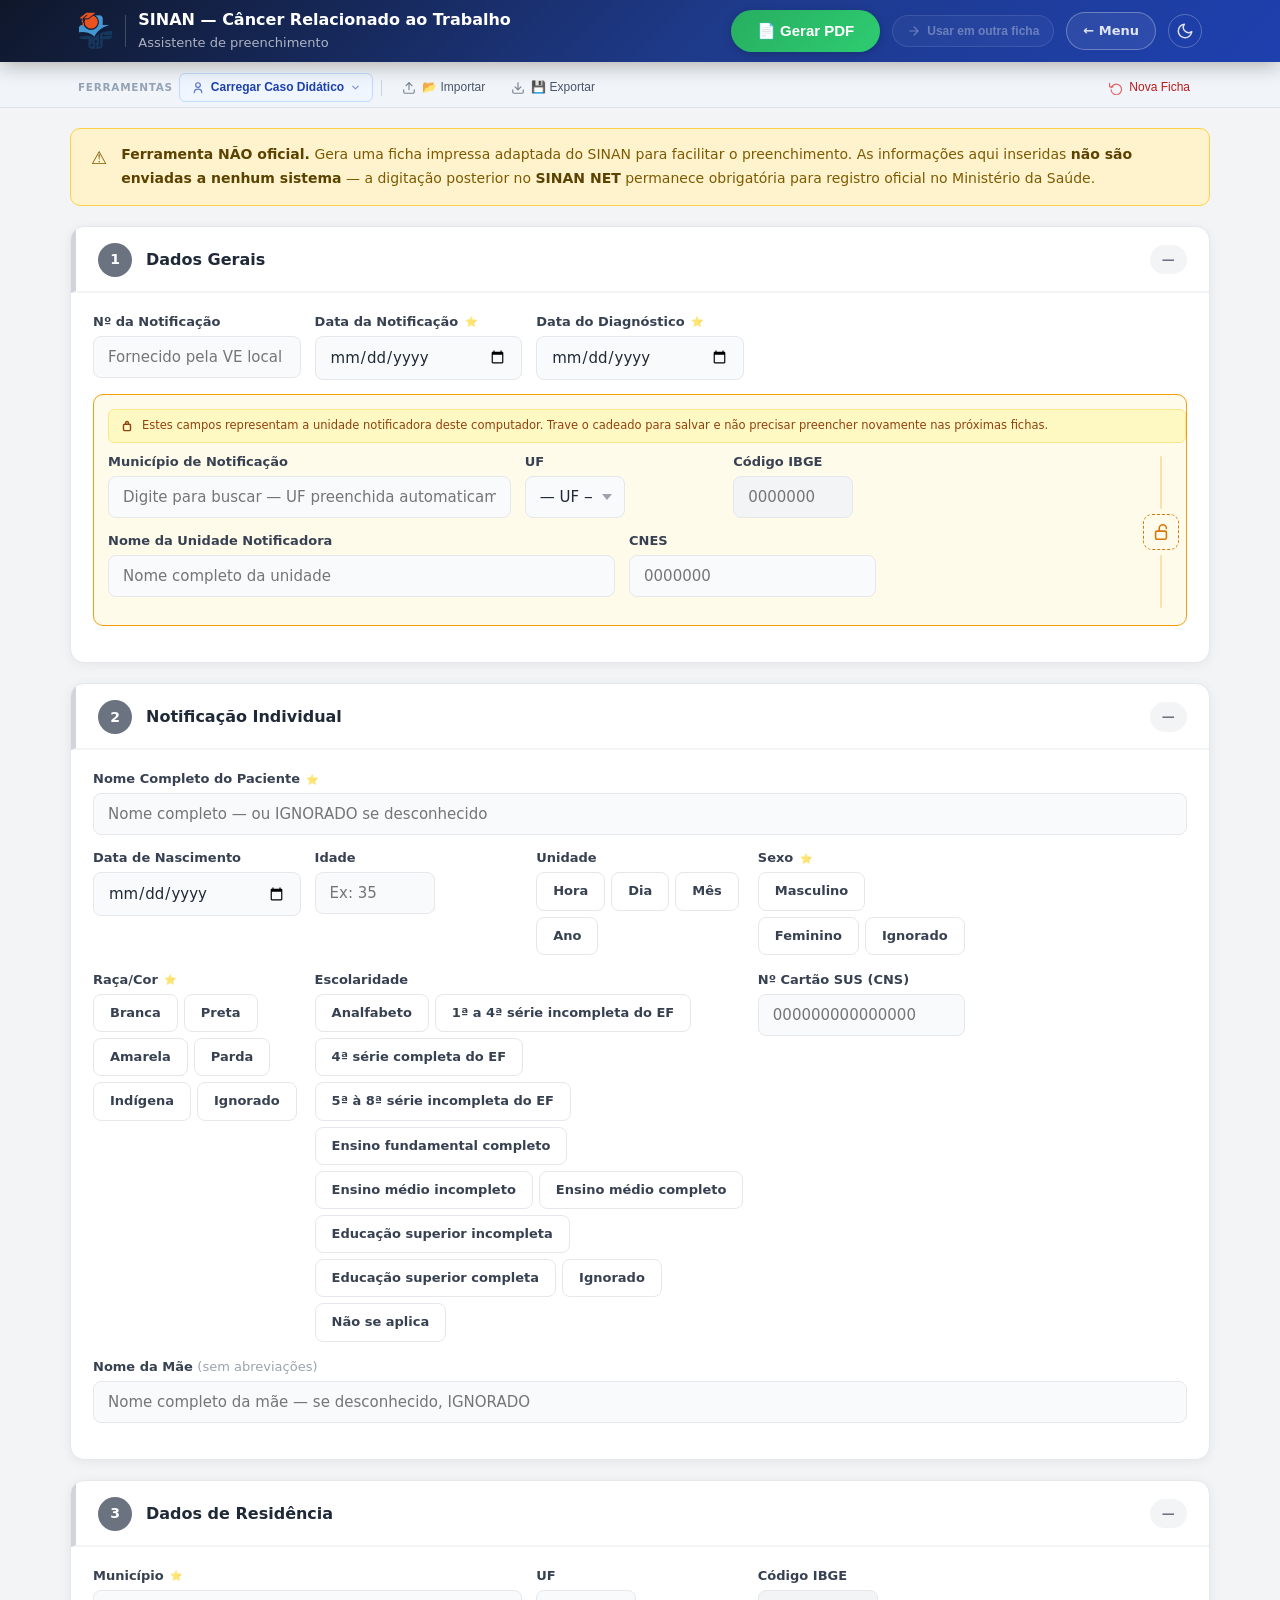
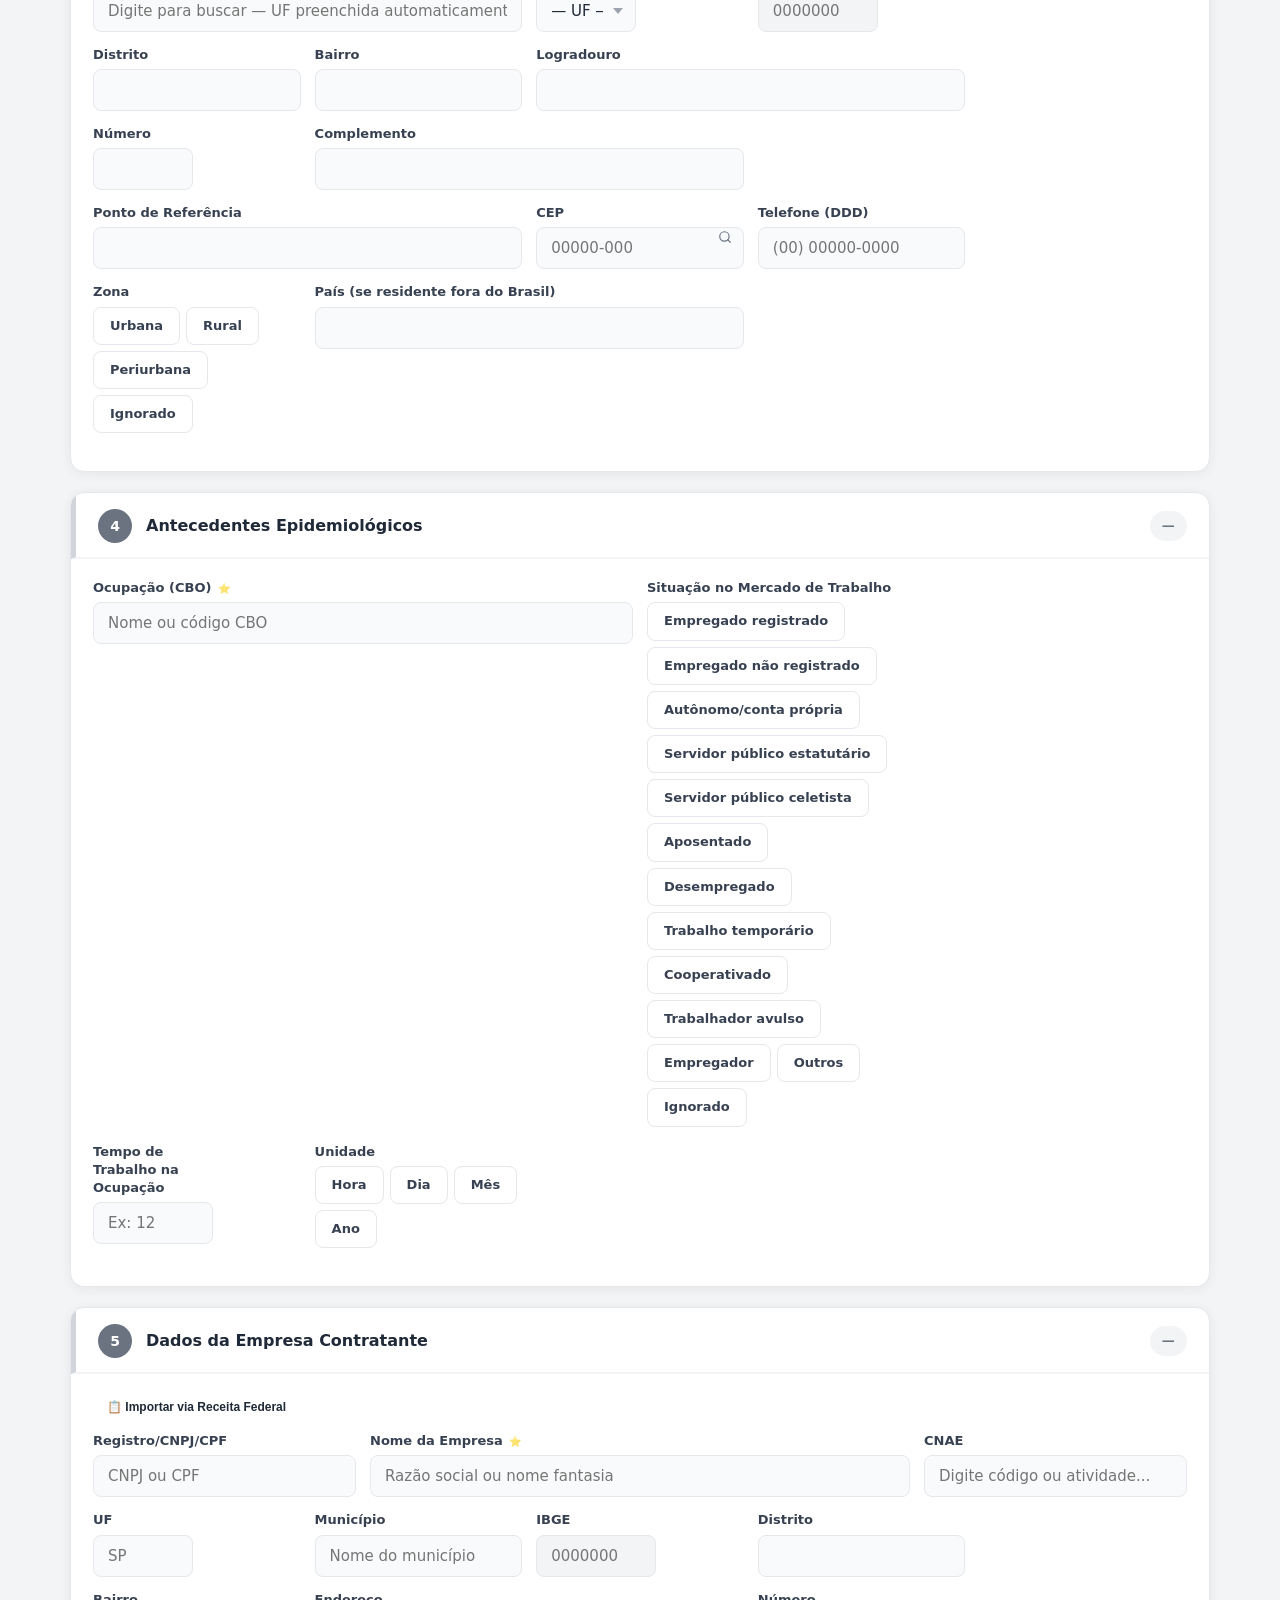
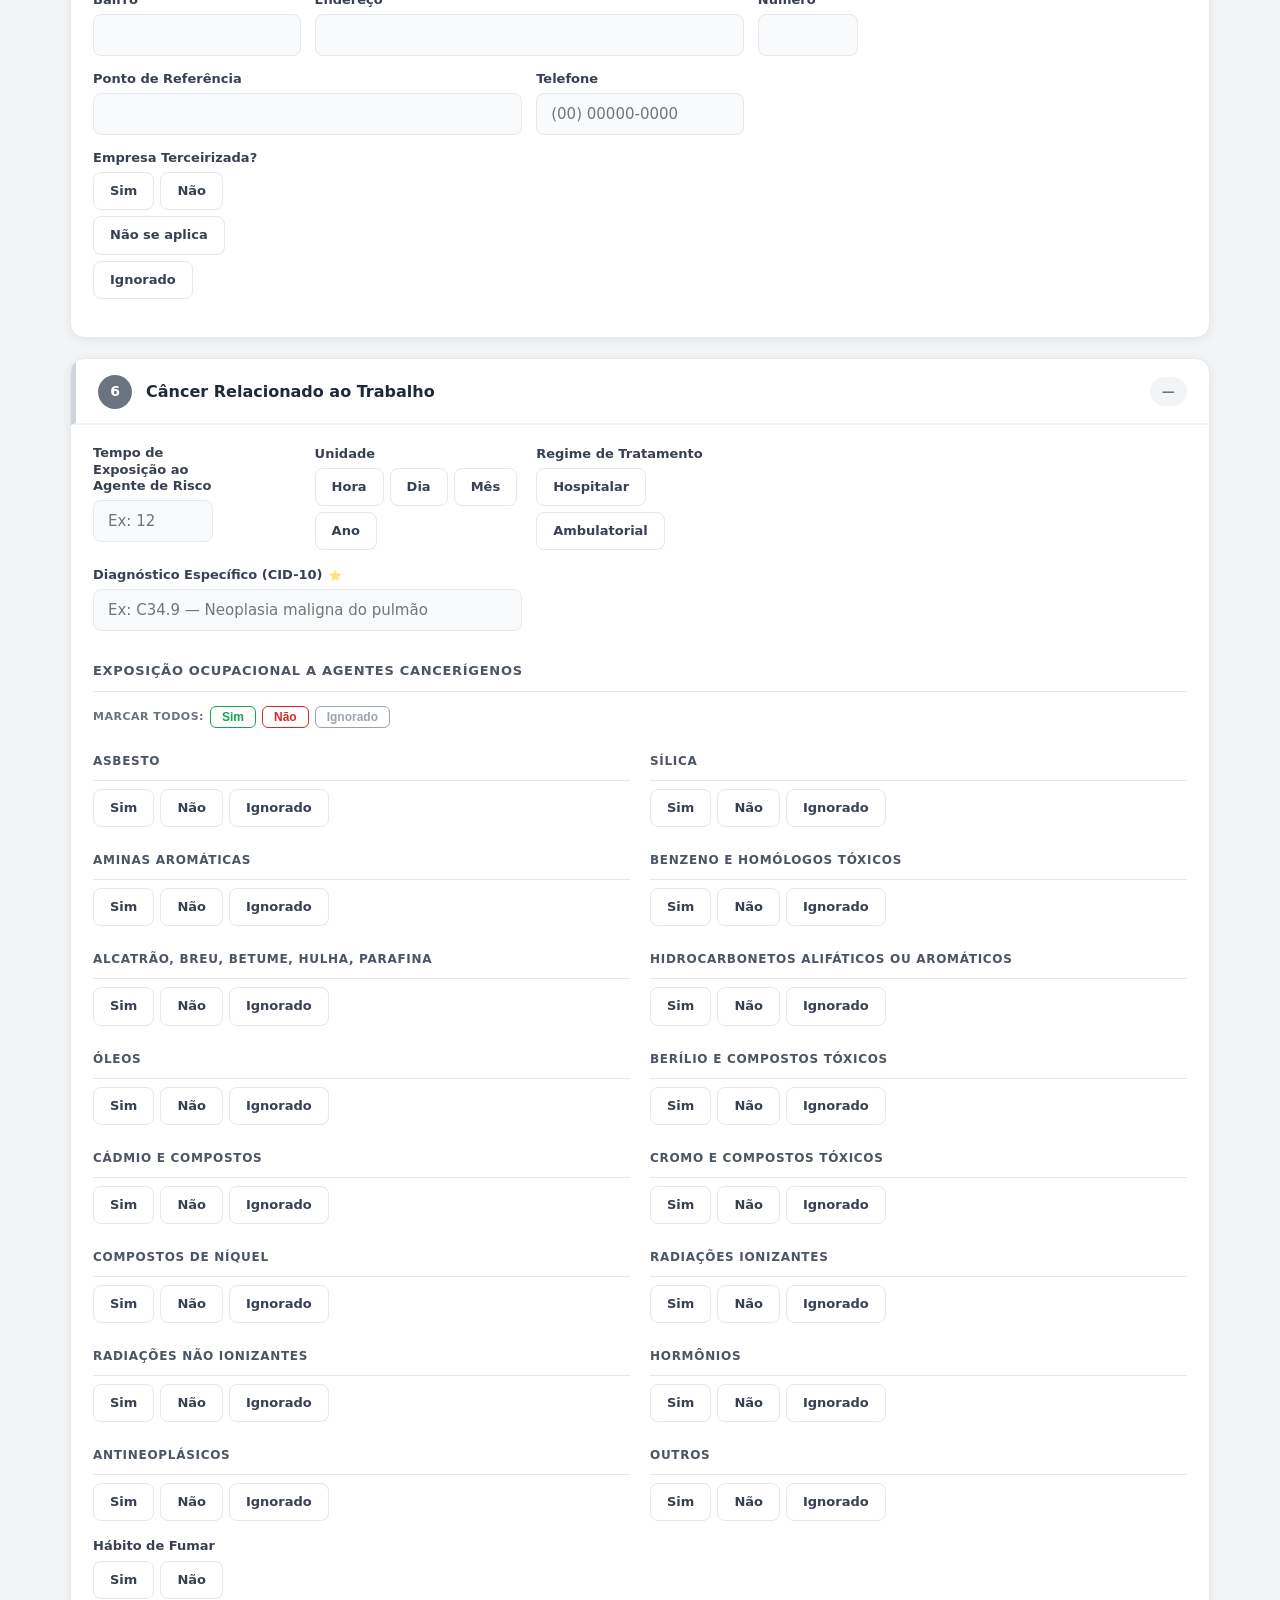
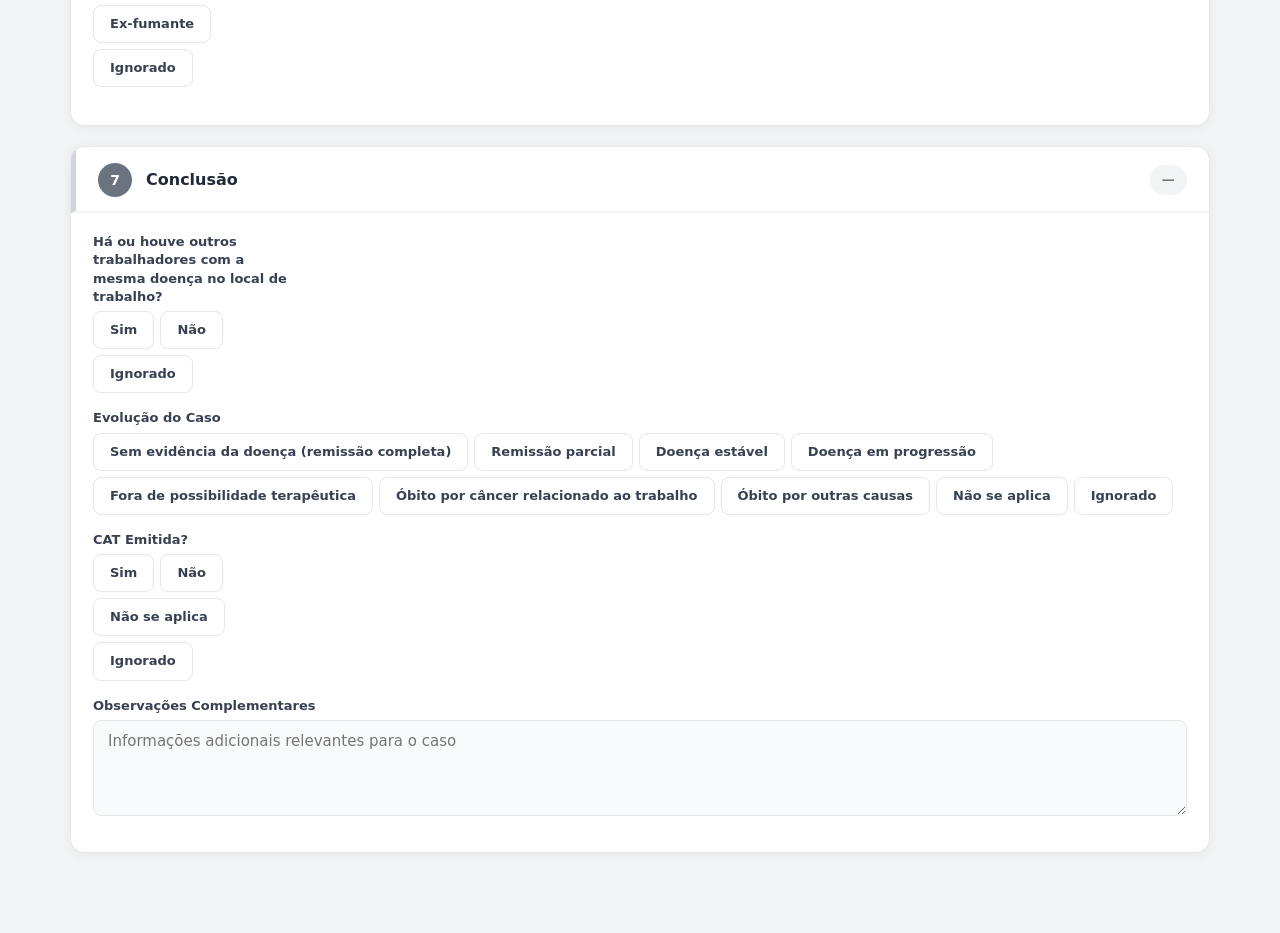
<file: sinan_cancer.html>
﻿<!DOCTYPE html>
<html lang="pt-BR">
<head>
<meta charset="UTF-8">
<meta name="viewport" content="width=device-width, initial-scale=1.0">
<title>SINAN — Câncer Relacionado ao Trabalho | Assistente PET Saúde Digital</title>

<link rel="stylesheet" href="shared.css">
</head>
<body>
<script>
// Dark Mode — aplica antes do paint para evitar flash
(function(){
  var stored = localStorage.getItem('sinan-theme');
  var theme;
  if(stored === 'dark' || stored === 'light'){
    theme = stored;
  } else {
    theme = window.matchMedia && window.matchMedia('(prefers-color-scheme: dark)').matches ? 'dark' : 'light';
  }
  if(theme === 'dark') document.documentElement.setAttribute('data-theme','dark');
})();
function toggleDarkMode(){
  var isDark = document.documentElement.getAttribute('data-theme') === 'dark';
  var next = isDark ? 'light' : 'dark';
  if(next === 'dark') document.documentElement.setAttribute('data-theme','dark');
  else document.documentElement.removeAttribute('data-theme');
  localStorage.setItem('sinan-theme', next);
}
</script>

<!-- ===== STICKY HEADER ===== -->
<header id="hdr">
  <div class="hdr-row">
    <img class="hdr-logo" src="assets/img/pet-saude-logo-png.png" alt="PET Saúde Digital">
    <div class="hdr-vline"></div>
    <div class="hdr-title">
      <h1>SINAN — Câncer Relacionado ao Trabalho</h1>
      <p>Assistente de preenchimento</p>
    </div>
    <button class="hdr-btn" id="btn-gerar" onclick="gerarPDF()">📄 Gerar PDF</button>
    <button class="hdr-btn-transfer btn-disabled" id="btn-transfer" onclick="clickTransfer()" title="Transferir dados preenchidos para outra ficha">
      <svg width="14" height="14" viewBox="0 0 24 24" fill="none" stroke="currentColor" stroke-width="2" stroke-linecap="round" stroke-linejoin="round"><path d="M5 12h14M12 5l7 7-7 7"/></svg>
      Usar em outra ficha
    </button>
    <a class="hdr-back" href="index.html">&#8592; Menu</a>
    <button class="dm-toggle" id="dm-toggle" onclick="toggleDarkMode()" title="Alternar modo escuro">
      <svg class="ico-moon" viewBox="0 0 24 24" fill="none" stroke="currentColor" stroke-width="2" stroke-linecap="round" stroke-linejoin="round"><path d="M21 12.79A9 9 0 1111.21 3a7 7 0 009.79 9.79z"/></svg>
      <svg class="ico-sun" viewBox="0 0 24 24" fill="none" stroke="currentColor" stroke-width="2" stroke-linecap="round" stroke-linejoin="round"><circle cx="12" cy="12" r="5"/><line x1="12" y1="1" x2="12" y2="3"/><line x1="12" y1="21" x2="12" y2="23"/><line x1="4.22" y1="4.22" x2="5.64" y2="5.64"/><line x1="18.36" y1="18.36" x2="19.78" y2="19.78"/><line x1="1" y1="12" x2="3" y2="12"/><line x1="21" y1="12" x2="23" y2="12"/><line x1="4.22" y1="19.78" x2="5.64" y2="18.36"/><line x1="18.36" y1="5.64" x2="19.78" y2="4.22"/></svg>
    </button>
  </div>
</header>
<div id="prog-bar-strip"><div id="prog-bar-fill"></div></div>

<div id="tools-bar">
  <div class="tools-inner">
    <div class="tb-group">
      <span class="tools-label">Ferramentas</span>
      <div class="tb-dd" id="dd-pac">
        <button class="tb-btn" id="btn-pac-menu" onclick="togglePacMenu(event)" style="background:#eff6ff;border-color:#bfdbfe;color:#1e40af;font-weight:700">
          <svg width="14" height="14" viewBox="0 0 24 24" fill="none" stroke="currentColor" stroke-width="2" stroke-linecap="round" stroke-linejoin="round"><circle cx="12" cy="7" r="4"/><path d="M5.5 20c0-3.5 2.9-6 6.5-6s6.5 2.5 6.5 6"/></svg>
          Carregar Caso Didático
          <svg width="11" height="11" viewBox="0 0 24 24" fill="none" stroke="currentColor" stroke-width="2.5" stroke-linecap="round" stroke-linejoin="round" style="opacity:.55"><polyline points="6,9 12,15 18,9"/></svg>
        </button>
        <div class="tb-menu" id="pac-menu"></div>
      </div>
      <span class="tb-sep"></span>
      <button class="tb-btn" onclick="document.getElementById('f-import').click()" title="Importar rascunho salvo (.json)">
        <svg width="14" height="14" viewBox="0 0 24 24" fill="none" stroke="currentColor" stroke-width="2" stroke-linecap="round" stroke-linejoin="round"><path d="M21 15v4a2 2 0 0 1-2 2H5a2 2 0 0 1-2-2v-4"/><polyline points="17,8 12,3 7,8"/><line x1="12" y1="3" x2="12" y2="15"/></svg>
        📂 Importar
      </button>
      <input type="file" id="f-import" accept=".json" style="display:none" onchange="importarRascunho(this)">
      <button class="tb-btn" onclick="exportarRascunho()" title="Salvar rascunho como arquivo .json">
        <svg width="14" height="14" viewBox="0 0 24 24" fill="none" stroke="currentColor" stroke-width="2" stroke-linecap="round" stroke-linejoin="round"><path d="M21 15v4a2 2 0 0 1-2 2H5a2 2 0 0 1-2-2v-4"/><polyline points="7,10 12,15 17,10"/><line x1="12" y1="15" x2="12" y2="3"/></svg>
        💾 Exportar
      </button>
    </div>
    <div class="tb-group">
      <button class="tb-btn tb-danger" onclick="abrirModalNova()">
        <svg width="14" height="14" viewBox="0 0 24 24" fill="none" stroke="currentColor" stroke-width="2" stroke-linecap="round" stroke-linejoin="round"><polyline points="1,4 1,10 7,10"/><path d="M3.51 15a9 9 0 1 0 .49-3.5"/></svg>
        Nova Ficha
      </button>
    </div>
  </div>
</div>

<div class="wrapper">

<!-- DISCLAIMER -->
<div class="banner-warn">
  <span style="font-size:18px;flex-shrink:0">⚠️</span>
  <div><strong>Ferramenta NÃO oficial.</strong> Gera uma ficha impressa adaptada do SINAN para facilitar o preenchimento. As informações aqui inseridas <strong>não são enviadas a nenhum sistema</strong> — a digitação posterior no <strong>SINAN NET</strong> permanece obrigatória para registro oficial no Ministério da Saúde.</div>
</div>

<!-- =========================================================
  SEÇÃO 1 — DADOS GERAIS
========================================================= -->
<div class="sec" id="sec1">
  <div class="sec-hdr">
    <div class="sec-num">1</div>
    <div class="sec-info">
      <h3>Dados Gerais</h3>
    </div>
    <span class="sec-badge badge-empty" id="badge1">—</span>
  </div>
  <div class="sec-body">

    <div class="row">
      <div class="fld">
        <label>Nº da Notificação</label>
        <input type="text" id="f_num_notif" placeholder="Fornecido pela VE local">
      </div>
      <div class="fld">
        <label>Data da Notificação <span class="req-star">⭐</span></label>
        <input type="date" id="f_data_notif" data-ess data-label="Data da notificação">
      </div>
      <div class="fld">
        <label>Data do Diagnóstico <span class="req-star">⭐</span></label>
        <input type="date" id="f_data_diag" data-ess data-label="Data do diagnóstico">
      </div>
    </div>

    <div class="lock-grp" id="lock-grp-notif">
      <div class="lock-hint">
        <svg width="14" height="14" viewBox="0 0 20 20" fill="none" stroke="currentColor" stroke-width="2" stroke-linecap="round" style="flex-shrink:0;margin-top:1px"><rect x="5" y="9" width="10" height="9" rx="1.5"/><path d="M8 9V7a2 2 0 014 0v2"/></svg>
        <span class="lock-hint-txt">Estes campos representam a unidade notificadora deste computador. Trave o cadeado para salvar e não precisar preencher novamente nas próximas fichas.</span>
      </div>
      <div class="lock-inner">
        <div class="lock-fields">
    <div class="row">
      <div class="fld col-2">
        <label>Município de Notificação</label>
        <div class="ac-wrap">
          <input type="text" id="f_mun_notif" placeholder="Digite para buscar — UF preenchida automaticamente" data-caps autocomplete="off">
          <div class="ac-drop" id="f_mun_notif-drop"></div>
        </div>
      </div>
      <div class="fld" style="max-width:100px">
        <label>UF</label>
        <select id="f_uf_notif"></select>
      </div>
      <div class="fld" style="max-width:120px">
        <label>Código IBGE</label>
        <input type="text" id="f_ibge_notif" maxlength="7" placeholder="0000000" readonly>
      </div>
    </div>

    <div class="row row-wide">
      <div class="fld col-2">
        <label>Nome da Unidade Notificadora</label>
        <input type="text" id="f_nome_un" placeholder="Nome completo da unidade" data-caps>
      </div>
      <div class="fld">
        <label>CNES</label>
        <input type="text" id="f_cnes" maxlength="7" placeholder="0000000">
      </div>
    </div>
        </div>
        <div class="lock-rail">
          <div class="lock-seg"></div>
          <button type="button" class="lock-btn-rail" onclick="toggleUnitLock()" title="Travar dados da unidade notificadora neste computador">
            <svg class="lock-ico-open" width="18" height="18" viewBox="0 0 20 20" fill="none" stroke="currentColor" stroke-width="1.8" stroke-linecap="round"><rect x="4" y="9" width="12" height="9" rx="1.5"/><path d="M8 9V6a4 4 0 018 0"/></svg>
            <svg class="lock-ico-closed" width="18" height="18" viewBox="0 0 20 20" fill="none" stroke="currentColor" stroke-width="1.8" stroke-linecap="round"><rect x="4" y="9" width="12" height="9" rx="1.5"/><path d="M7 9V6a3 3 0 016 0v3"/></svg>
          </button>
          <div class="lock-seg"></div>
        </div>
      </div>
    </div>

  </div>
</div>

<!-- =========================================================
  SEÇÃO 2 — NOTIFICAÇÃO INDIVIDUAL
========================================================= -->
<div class="sec" id="sec2">
  <div class="sec-hdr">
    <div class="sec-num">2</div>
    <div class="sec-info">
      <h3>Notificação Individual</h3>
    </div>
    <span class="sec-badge badge-empty" id="badge2">—</span>
  </div>
  <div class="sec-body">

    <div class="row row-full">
      <div class="fld">
        <label>Nome Completo do Paciente <span class="req-star">⭐</span></label>
        <input type="text" id="f_nome" placeholder="Nome completo — ou IGNORADO se desconhecido" data-caps data-ess data-label="Nome do paciente">
      </div>
    </div>

    <div class="row">
      <div class="fld">
        <label>Data de Nascimento</label>
        <input type="date" id="f_nasc">
      </div>
      <div class="fld" style="max-width:120px">
        <label>Idade</label>
        <input type="number" id="f_idade_val" min="0" max="999" placeholder="Ex: 35">
      </div>
      <div class="fld">
        <label>Unidade</label>
        <div class="pills" id="grp_idade_un" data-hidden="f_idade_un">
          <label class="pill" data-val="1"><input type="radio" name="idade_un" value="1"> Hora</label>
          <label class="pill" data-val="2"><input type="radio" name="idade_un" value="2"> Dia</label>
          <label class="pill" data-val="3"><input type="radio" name="idade_un" value="3"> Mês</label>
          <label class="pill" data-val="4"><input type="radio" name="idade_un" value="4"> Ano</label>
        </div>
        <input type="hidden" id="f_idade_un">
      </div>
      <div class="fld">
        <label>Sexo <span class="req-star">⭐</span></label>
        <div class="pills" id="grp_sexo">
          <label class="pill" data-val="M"><input type="radio" name="sexo" value="M" onchange="onSexoChange()"> Masculino</label>
          <label class="pill" data-val="F"><input type="radio" name="sexo" value="F" onchange="onSexoChange()"> Feminino</label>
          <label class="pill" data-val="I"><input type="radio" name="sexo" value="I" onchange="onSexoChange()"> Ignorado</label>
        </div>
      </div>
    </div>

    <div id="row_gest" style="display:none" class="row">
      <div class="fld col-2">
        <label>Gestante</label>
        <div class="pills" id="grp_gest" data-hidden="f_gest">
          <label class="pill" data-val="1"><input type="radio" name="gest" value="1"> 1ºTrimestre</label>
          <label class="pill" data-val="2"><input type="radio" name="gest" value="2"> 2ºTrimestre</label>
          <label class="pill" data-val="3"><input type="radio" name="gest" value="3"> 3ºTrimestre</label>
          <label class="pill" data-val="4"><input type="radio" name="gest" value="4"> Idade gestacional Ignorada</label>
          <label class="pill" data-val="5"><input type="radio" name="gest" value="5"> Não</label>
          <label class="pill" data-val="6"><input type="radio" name="gest" value="6"> Não se aplica</label>
          <label class="pill" data-val="9"><input type="radio" name="gest" value="9"> Ignorado</label>
        </div>
        <input type="hidden" id="f_gest">
      </div>
    </div>

    <div class="row">
      <div class="fld">
        <label>Raça/Cor <span class="req-star">⭐</span></label>
        <div class="pills" id="grp_raca" data-hidden="f_raca">
          <label class="pill" data-val="1"><input type="radio" name="raca" value="1"> Branca</label>
          <label class="pill" data-val="2"><input type="radio" name="raca" value="2"> Preta</label>
          <label class="pill" data-val="3"><input type="radio" name="raca" value="3"> Amarela</label>
          <label class="pill" data-val="4"><input type="radio" name="raca" value="4"> Parda</label>
          <label class="pill" data-val="5"><input type="radio" name="raca" value="5"> Indígena</label>
          <label class="pill" data-val="9"><input type="radio" name="raca" value="9"> Ignorado</label>
        </div>
        <input type="hidden" id="f_raca" data-ess data-label="Raça/Cor">
      </div>
      <div class="fld col-2">
        <label>Escolaridade</label>
        <div class="pills" id="grp_escol" data-hidden="f_escol">
          <label class="pill" data-val="0"><input type="radio" name="escol" value="0"> Analfabeto</label>
          <label class="pill" data-val="1"><input type="radio" name="escol" value="1"> 1ª a 4ª série incompleta do EF</label>
          <label class="pill" data-val="2"><input type="radio" name="escol" value="2"> 4ª série completa do EF</label>
          <label class="pill" data-val="3"><input type="radio" name="escol" value="3"> 5ª à 8ª série incompleta do EF</label>
          <label class="pill" data-val="4"><input type="radio" name="escol" value="4"> Ensino fundamental completo</label>
          <label class="pill" data-val="5"><input type="radio" name="escol" value="5"> Ensino médio incompleto</label>
          <label class="pill" data-val="6"><input type="radio" name="escol" value="6"> Ensino médio completo</label>
          <label class="pill" data-val="7"><input type="radio" name="escol" value="7"> Educação superior incompleta</label>
          <label class="pill" data-val="8"><input type="radio" name="escol" value="8"> Educação superior completa</label>
          <label class="pill" data-val="9"><input type="radio" name="escol" value="9"> Ignorado</label>
          <label class="pill" data-val="10"><input type="radio" name="escol" value="10"> Não se aplica</label>
        </div>
        <input type="hidden" id="f_escol">
      </div>
      <div class="fld">
        <label>Nº Cartão SUS (CNS)</label>
        <input type="text" id="f_sus" maxlength="15" placeholder="000000000000000">
      </div>
    </div>

    <div class="row row-full">
      <div class="fld">
        <label>Nome da Mãe <span style="font-weight:400;color:#9ca3af">(sem abreviações)</span></label>
        <input type="text" id="f_mae" placeholder="Nome completo da mãe — se desconhecido, IGNORADO" data-caps>
      </div>
    </div>

  </div>
</div>

<!-- =========================================================
  SEÇÃO 3 — DADOS DE RESIDÊNCIA
========================================================= -->
<div class="sec" id="sec3">
  <div class="sec-hdr">
    <div class="sec-num">3</div>
    <div class="sec-info">
      <h3>Dados de Residência</h3>
    </div>
    <span class="sec-badge badge-empty" id="badge3">—</span>
  </div>
  <div class="sec-body">
    <div class="row">
      <div class="fld col-2">
        <label>Município <span class="req-star">⭐</span></label>
        <div class="ac-wrap">
          <input type="text" id="f_mun_res" data-ess data-label="Município de residência" placeholder="Digite para buscar — UF preenchida automaticamente" data-caps autocomplete="off">
          <div class="ac-drop" id="f_mun_res-drop"></div>
        </div>
      </div>
      <div class="fld" style="max-width:100px">
        <label>UF</label>
        <select id="f_uf_res"></select>
      </div>
      <div class="fld" style="max-width:120px">
        <label>Código IBGE</label>
        <input type="text" id="f_ibge_res" maxlength="7" placeholder="0000000" readonly>
      </div>
    </div>
    <div class="row">
      <div class="fld">
        <label>Distrito</label>
        <input type="text" id="f_dist_res" data-caps>
      </div>
      <div class="fld">
        <label>Bairro</label>
        <input type="text" id="f_bairro_res" data-caps>
      </div>
      <div class="fld col-2">
        <label>Logradouro</label>
        <input type="text" id="f_logr_res" data-caps>
      </div>
    </div>
    <div class="row">
      <div class="fld" style="max-width:100px">
        <label>Número</label>
        <input type="text" id="f_num_res">
      </div>
      <div class="fld col-2">
        <label>Complemento</label>
        <input type="text" id="f_compl_res" data-caps>
      </div>
    </div>
    <div class="row">
      <div class="fld col-2">
        <label>Ponto de Referência</label>
        <input type="text" id="f_pref_res" data-caps>
      </div>
      <div class="fld">
        <label>CEP</label>
        <input type="text" id="f_cep" maxlength="9" placeholder="00000-000">
      </div>
      <div class="fld">
        <label>Telefone (DDD)</label>
        <input type="text" id="f_tel_res" placeholder="(00) 00000-0000">
      </div>
    </div>
    <div class="row">
      <div class="fld">
        <label>Zona</label>
        <div class="pills" id="grp_zona_res" data-hidden="f_zona_res">
          <label class="pill" data-val="1"><input type="radio" name="zona_res" value="1"> Urbana</label>
          <label class="pill" data-val="2"><input type="radio" name="zona_res" value="2"> Rural</label>
          <label class="pill" data-val="3"><input type="radio" name="zona_res" value="3"> Periurbana</label>
          <label class="pill" data-val="9"><input type="radio" name="zona_res" value="9"> Ignorado</label>
        </div>
        <input type="hidden" id="f_zona_res">
      </div>
      <div class="fld col-2">
        <label>País (se residente fora do Brasil)</label>
        <input type="text" id="f_pais_res" data-caps>
      </div>
    </div>
  </div>
</div>

<!-- =========================================================
  SEÇÃO 4 — ANTECEDENTES EPIDEMIOLÓGICOS
========================================================= -->
<div class="sec" id="sec4">
  <div class="sec-hdr">
    <div class="sec-num">4</div>
    <div class="sec-info">
      <h3>Antecedentes Epidemiológicos</h3>
    </div>
    <span class="sec-badge badge-empty" id="badge4">—</span>
  </div>
  <div class="sec-body">

    <div class="row row-wide">
      <div class="fld col-2">
        <label>Ocupação (CBO) <span class="req-star">⭐</span></label>
        <div class="ac-wrap">
          <input type="text" id="f_ocupacao" data-caps data-ess data-label="Ocupação CBO" autocomplete="off" placeholder="Nome ou código CBO">
          <div class="ac-drop" id="f_ocupacao-drop"></div>
        </div>
        <span id="f_ocupacao_hint" style="font-size:12px;color:#2563eb;margin-top:4px;display:none;line-height:1.4;font-weight:600"></span>
      </div>
      <div class="fld">
        <label>Situação no Mercado de Trabalho</label>
        <div class="pills" id="grp_sit_mercado" data-hidden="f_sit_mercado">
          <label class="pill" data-val="01"><input type="radio" name="sit_mercado" value="01"> Empregado registrado</label>
          <label class="pill" data-val="02"><input type="radio" name="sit_mercado" value="02"> Empregado não registrado</label>
          <label class="pill" data-val="03"><input type="radio" name="sit_mercado" value="03"> Autônomo/conta própria</label>
          <label class="pill" data-val="04"><input type="radio" name="sit_mercado" value="04"> Servidor público estatutário</label>
          <label class="pill" data-val="05"><input type="radio" name="sit_mercado" value="05"> Servidor público celetista</label>
          <label class="pill" data-val="06"><input type="radio" name="sit_mercado" value="06"> Aposentado</label>
          <label class="pill" data-val="07"><input type="radio" name="sit_mercado" value="07"> Desempregado</label>
          <label class="pill" data-val="08"><input type="radio" name="sit_mercado" value="08"> Trabalho temporário</label>
          <label class="pill" data-val="09"><input type="radio" name="sit_mercado" value="09"> Cooperativado</label>
          <label class="pill" data-val="10"><input type="radio" name="sit_mercado" value="10"> Trabalhador avulso</label>
          <label class="pill" data-val="11"><input type="radio" name="sit_mercado" value="11"> Empregador</label>
          <label class="pill" data-val="12"><input type="radio" name="sit_mercado" value="12"> Outros</label>
          <label class="pill" data-val="99"><input type="radio" name="sit_mercado" value="99"> Ignorado</label>
        </div>
        <input type="hidden" id="f_sit_mercado">
      </div>
    </div>

    <div class="row">
      <div class="fld" style="max-width:120px">
        <label>Tempo de Trabalho na Ocupação</label>
        <input type="text" id="f_tempo_trab_val" placeholder="Ex: 12" maxlength="4">
      </div>
      <div class="fld">
        <label>Unidade</label>
        <div class="pills" id="grp_tempo_trab_tipo" data-hidden="f_tempo_trab_tipo">
          <label class="pill" data-val="1"><input type="radio" name="tempo_trab_tipo" value="1"> Hora</label>
          <label class="pill" data-val="2"><input type="radio" name="tempo_trab_tipo" value="2"> Dia</label>
          <label class="pill" data-val="3"><input type="radio" name="tempo_trab_tipo" value="3"> Mês</label>
          <label class="pill" data-val="4"><input type="radio" name="tempo_trab_tipo" value="4"> Ano</label>
        </div>
        <input type="hidden" id="f_tempo_trab_tipo">
      </div>
    </div>

  </div>
</div>

<!-- =========================================================
  SEÇÃO 5 — DADOS DA EMPRESA CONTRATANTE
========================================================= -->
<div class="sec" id="sec5">
  <div class="sec-hdr">
    <div class="sec-num">5</div>
    <div class="sec-info">
      <h3>Dados da Empresa Contratante</h3>
    </div>
    <span class="sec-badge badge-empty" id="badge5">—</span>
  </div>
  <div class="sec-body">

    <button type="button" class="rf-toggle-btn" id="rf-toggle-btn" onclick="rfTogglePanel()">&#128203; Importar via Receita Federal</button>
    <div class="rf-panel" id="rf-panel">
      <p class="rf-instr">Acesse o site da <a href="https://solucoes.receita.fazenda.gov.br/servicos/cnpjreva/Cnpjreva_Solicitacao.asp" target="_blank" rel="noopener">Receita Federal</a>, abra a ficha do CNPJ, selecione tudo (<kbd>Ctrl+A</kbd>) e cole abaixo:</p>
      <textarea id="rf-textarea" class="rf-textarea" rows="5" placeholder="Cole aqui o texto completo da página da Receita Federal..."></textarea>
      <div class="rf-actions">
        <button type="button" class="mbtn mbtn-p" onclick="rfExtrair()">Extrair e preencher</button>
        <button type="button" class="mbtn mbtn-s" onclick="document.getElementById('rf-textarea').value=''">Limpar</button>
      </div>
    </div>

    <div class="row row-wide">
      <div class="fld">
        <label>Registro/CNPJ/CPF</label>
        <input type="text" id="f_emp_reg" placeholder="CNPJ ou CPF">
      </div>
      <div class="fld col-2">
        <label>Nome da Empresa <span class="req-star">⭐</span></label>
        <input type="text" id="f_emp_nome" data-caps data-ess data-label="Nome da empresa" placeholder="Razão social ou nome fantasia">
      </div>
      <div class="fld">
        <label>CNAE</label>
        <div class="rf-cnae-warn" id="rf-cnae-warn" style="display:none">&#9888;&#65039; CNAE <strong id="rf-cnae-warn-code"></strong><span id="rf-cnae-warn-ramo"></span> não consta na lista do SINAN NET. Selecione a classe mais próxima ou pesquise manualmente no campo abaixo:
          <div class="rf-cnae-sugs" id="rf-cnae-sugs"></div>
        </div>
        <div class="ac-wrap">
          <input type="text" id="f_emp_cnae" placeholder="Digite código ou atividade..." autocomplete="off">
          <div class="ac-drop" id="f_emp_cnae-drop"></div>
        </div>
        <span id="f_emp_cnae_hint" style="font-size:12px;color:#2563eb;margin-top:4px;display:none;line-height:1.4;font-weight:600"></span>
      </div>
    </div>

    <div class="row">
      <div class="fld" style="max-width:100px">
        <label>UF</label>
        <input type="text" id="f_emp_uf" maxlength="2" data-caps placeholder="SP">
      </div>
      <div class="fld">
        <label>Município</label>
        <div class="ac-wrap">
          <input type="text" id="f_emp_mun" data-caps placeholder="Nome do município" autocomplete="off">
          <div class="ac-drop" id="f_emp_mun-drop"></div>
        </div>
      </div>
      <div class="fld" style="max-width:120px">
        <label>IBGE</label>
        <input type="text" id="f_emp_ibge" maxlength="7" placeholder="0000000" readonly>
      </div>
      <div class="fld">
        <label>Distrito</label>
        <input type="text" id="f_emp_dist" data-caps>
      </div>
    </div>

    <div class="row">
      <div class="fld">
        <label>Bairro</label>
        <input type="text" id="f_emp_bairro" data-caps>
      </div>
      <div class="fld col-2">
        <label>Endereço</label>
        <input type="text" id="f_emp_end" data-caps>
      </div>
      <div class="fld" style="max-width:100px">
        <label>Número</label>
        <input type="text" id="f_emp_num">
      </div>
    </div>

    <div class="row">
      <div class="fld col-2">
        <label>Ponto de Referência</label>
        <input type="text" id="f_emp_pref" data-caps>
      </div>
      <div class="fld">
        <label>Telefone</label>
        <input type="text" id="f_emp_tel" placeholder="(00) 00000-0000">
      </div>
    </div>

    <div class="row">
      <div class="fld">
        <label>Empresa Terceirizada?</label>
        <div class="pills" id="grp_emp_terc">
          <label class="pill" data-val="1"><input type="radio" name="emp_terc" value="1"> Sim</label>
          <label class="pill" data-val="2"><input type="radio" name="emp_terc" value="2"> Não</label>
          <label class="pill" data-val="3"><input type="radio" name="emp_terc" value="3"> Não se aplica</label>
          <label class="pill" data-val="9"><input type="radio" name="emp_terc" value="9"> Ignorado</label>
        </div>
      </div>
    </div>

  </div>
</div>

<!-- =========================================================
  SEÇÃO 6 — CÂNCER RELACIONADO AO TRABALHO
========================================================= -->
<div class="sec" id="sec6">
  <div class="sec-hdr">
    <div class="sec-num">6</div>
    <div class="sec-info">
      <h3>Câncer Relacionado ao Trabalho</h3>
    </div>
    <span class="sec-badge badge-empty" id="badge6">—</span>
  </div>
  <div class="sec-body">

    <div class="row">
      <div class="fld" style="max-width:120px">
        <label><span style="white-space:normal;display:block;line-height:1.3">Tempo de Exposição ao Agente de Risco</span></label>
        <input type="text" id="f_tempo_exp_val" placeholder="Ex: 12" maxlength="4">
      </div>
      <div class="fld">
        <label>Unidade</label>
        <div class="pills" id="grp_tempo_exp_tipo" data-hidden="f_tempo_exp_tipo">
          <label class="pill" data-val="1"><input type="radio" name="tempo_exp_tipo" value="1"> Hora</label>
          <label class="pill" data-val="2"><input type="radio" name="tempo_exp_tipo" value="2"> Dia</label>
          <label class="pill" data-val="3"><input type="radio" name="tempo_exp_tipo" value="3"> Mês</label>
          <label class="pill" data-val="4"><input type="radio" name="tempo_exp_tipo" value="4"> Ano</label>
        </div>
        <input type="hidden" id="f_tempo_exp_tipo">
      </div>
      <div class="fld">
        <label>Regime de Tratamento</label>
        <div class="pills" id="grp_regime" data-hidden="f_regime">
          <label class="pill" data-val="1"><input type="radio" name="regime" value="1"> Hospitalar</label>
          <label class="pill" data-val="2"><input type="radio" name="regime" value="2"> Ambulatorial</label>
        </div>
        <input type="hidden" id="f_regime">
      </div>
    </div>

    <div class="row">
      <div class="fld col-2">
        <label>Diagnóstico Específico (CID-10) <span class="req-star">⭐</span></label>
        <div class="ac-wrap">
          <input type="text" id="f_diag_cid" data-caps data-ess data-label="CID-10 do diagnóstico" autocomplete="off" placeholder="Ex: C34.9 — Neoplasia maligna do pulmão">
          <div class="ac-drop" id="f_diag_cid-drop"></div>
        </div>
        <span id="f_diag_cid_hint" style="font-size:12px;color:#2563eb;margin-top:4px;display:none;line-height:1.4;font-weight:600"></span>
      </div>
    </div>

    <div class="sublabel">Exposição Ocupacional a Agentes Cancerígenos</div>
    <div style="display:grid;grid-template-columns:repeat(2,1fr);gap:6px 20px;margin-bottom:14px">
      <div class="fld" style="margin:0"><div class="sublabel" style="font-size:12px;margin-bottom:3px">Asbesto</div><div class="pills"><label class="pill"><input type="radio" name="exp_asbesto" value="1"> Sim</label><label class="pill"><input type="radio" name="exp_asbesto" value="2"> Não</label><label class="pill"><input type="radio" name="exp_asbesto" value="9"> Ignorado</label></div></div>
      <div class="fld" style="margin:0"><div class="sublabel" style="font-size:12px;margin-bottom:3px">Sílica</div><div class="pills"><label class="pill"><input type="radio" name="exp_silica" value="1"> Sim</label><label class="pill"><input type="radio" name="exp_silica" value="2"> Não</label><label class="pill"><input type="radio" name="exp_silica" value="9"> Ignorado</label></div></div>
      <div class="fld" style="margin:0"><div class="sublabel" style="font-size:12px;margin-bottom:3px">Aminas aromáticas</div><div class="pills"><label class="pill"><input type="radio" name="exp_aminas" value="1"> Sim</label><label class="pill"><input type="radio" name="exp_aminas" value="2"> Não</label><label class="pill"><input type="radio" name="exp_aminas" value="9"> Ignorado</label></div></div>
      <div class="fld" style="margin:0"><div class="sublabel" style="font-size:12px;margin-bottom:3px">Benzeno e homólogos tóxicos</div><div class="pills"><label class="pill"><input type="radio" name="exp_benzeno" value="1"> Sim</label><label class="pill"><input type="radio" name="exp_benzeno" value="2"> Não</label><label class="pill"><input type="radio" name="exp_benzeno" value="9"> Ignorado</label></div></div>
      <div class="fld" style="margin:0"><div class="sublabel" style="font-size:12px;margin-bottom:3px">Alcatrão, breu, betume, hulha, parafina</div><div class="pills"><label class="pill"><input type="radio" name="exp_alcatrao" value="1"> Sim</label><label class="pill"><input type="radio" name="exp_alcatrao" value="2"> Não</label><label class="pill"><input type="radio" name="exp_alcatrao" value="9"> Ignorado</label></div></div>
      <div class="fld" style="margin:0"><div class="sublabel" style="font-size:12px;margin-bottom:3px">Hidrocarbonetos alifáticos ou aromáticos</div><div class="pills"><label class="pill"><input type="radio" name="exp_hidrocarbonetos" value="1"> Sim</label><label class="pill"><input type="radio" name="exp_hidrocarbonetos" value="2"> Não</label><label class="pill"><input type="radio" name="exp_hidrocarbonetos" value="9"> Ignorado</label></div></div>
      <div class="fld" style="margin:0"><div class="sublabel" style="font-size:12px;margin-bottom:3px">Óleos</div><div class="pills"><label class="pill"><input type="radio" name="exp_oleos" value="1"> Sim</label><label class="pill"><input type="radio" name="exp_oleos" value="2"> Não</label><label class="pill"><input type="radio" name="exp_oleos" value="9"> Ignorado</label></div></div>
      <div class="fld" style="margin:0"><div class="sublabel" style="font-size:12px;margin-bottom:3px">Berílio e compostos tóxicos</div><div class="pills"><label class="pill"><input type="radio" name="exp_berilio" value="1"> Sim</label><label class="pill"><input type="radio" name="exp_berilio" value="2"> Não</label><label class="pill"><input type="radio" name="exp_berilio" value="9"> Ignorado</label></div></div>
      <div class="fld" style="margin:0"><div class="sublabel" style="font-size:12px;margin-bottom:3px">Cádmio e compostos</div><div class="pills"><label class="pill"><input type="radio" name="exp_cadmio" value="1"> Sim</label><label class="pill"><input type="radio" name="exp_cadmio" value="2"> Não</label><label class="pill"><input type="radio" name="exp_cadmio" value="9"> Ignorado</label></div></div>
      <div class="fld" style="margin:0"><div class="sublabel" style="font-size:12px;margin-bottom:3px">Cromo e compostos tóxicos</div><div class="pills"><label class="pill"><input type="radio" name="exp_cromo" value="1"> Sim</label><label class="pill"><input type="radio" name="exp_cromo" value="2"> Não</label><label class="pill"><input type="radio" name="exp_cromo" value="9"> Ignorado</label></div></div>
      <div class="fld" style="margin:0"><div class="sublabel" style="font-size:12px;margin-bottom:3px">Compostos de níquel</div><div class="pills"><label class="pill"><input type="radio" name="exp_niquel" value="1"> Sim</label><label class="pill"><input type="radio" name="exp_niquel" value="2"> Não</label><label class="pill"><input type="radio" name="exp_niquel" value="9"> Ignorado</label></div></div>
      <div class="fld" style="margin:0"><div class="sublabel" style="font-size:12px;margin-bottom:3px">Radiações ionizantes</div><div class="pills"><label class="pill"><input type="radio" name="exp_rad_ionizantes" value="1"> Sim</label><label class="pill"><input type="radio" name="exp_rad_ionizantes" value="2"> Não</label><label class="pill"><input type="radio" name="exp_rad_ionizantes" value="9"> Ignorado</label></div></div>
      <div class="fld" style="margin:0"><div class="sublabel" style="font-size:12px;margin-bottom:3px">Radiações não ionizantes</div><div class="pills"><label class="pill"><input type="radio" name="exp_rad_nao_ionizantes" value="1"> Sim</label><label class="pill"><input type="radio" name="exp_rad_nao_ionizantes" value="2"> Não</label><label class="pill"><input type="radio" name="exp_rad_nao_ionizantes" value="9"> Ignorado</label></div></div>
      <div class="fld" style="margin:0"><div class="sublabel" style="font-size:12px;margin-bottom:3px">Hormônios</div><div class="pills"><label class="pill"><input type="radio" name="exp_hormonios" value="1"> Sim</label><label class="pill"><input type="radio" name="exp_hormonios" value="2"> Não</label><label class="pill"><input type="radio" name="exp_hormonios" value="9"> Ignorado</label></div></div>
      <div class="fld" style="margin:0"><div class="sublabel" style="font-size:12px;margin-bottom:3px">Antineoplásicos</div><div class="pills"><label class="pill"><input type="radio" name="exp_antineoplasicos" value="1"> Sim</label><label class="pill"><input type="radio" name="exp_antineoplasicos" value="2"> Não</label><label class="pill"><input type="radio" name="exp_antineoplasicos" value="9"> Ignorado</label></div></div>
      <div class="fld" style="margin:0"><div class="sublabel" style="font-size:12px;margin-bottom:3px">Outros</div><div class="pills"><label class="pill"><input type="radio" name="exp_outros" value="1" onchange="onExpOutros()"> Sim</label><label class="pill"><input type="radio" name="exp_outros" value="2" onchange="onExpOutros()"> Não</label><label class="pill"><input type="radio" name="exp_outros" value="9" onchange="onExpOutros()"> Ignorado</label></div></div>
    </div>
    <div id="box_exp_outros" style="display:none;margin-bottom:14px">
      <div class="fld">
        <label>Especificar "Outros" agentes</label>
        <input type="text" id="f_exp_outros_det" data-caps placeholder="Descreva outros agentes cancerígenos">
      </div>
    </div>

    <div class="row">
      <div class="fld">
        <label>Hábito de Fumar</label>
        <div class="pills" id="grp_hab_fumar">
          <label class="pill" data-val="1"><input type="radio" name="hab_fumar" value="1" onchange="onFumarChange()"> Sim</label>
          <label class="pill" data-val="2"><input type="radio" name="hab_fumar" value="2" onchange="onFumarChange()"> Não</label>
          <label class="pill" data-val="3"><input type="radio" name="hab_fumar" value="3" onchange="onFumarChange()"> Ex-fumante</label>
          <label class="pill" data-val="9"><input type="radio" name="hab_fumar" value="9" onchange="onFumarChange()"> Ignorado</label>
        </div>
      </div>
    </div>

    <div id="box_tabaco" style="display:none;margin-bottom:14px">
      <div class="row">
        <div class="fld" style="max-width:120px">
          <label><span style="white-space:normal;display:block;line-height:1.3">Tempo de Exposição ao Tabaco</span></label>
          <input type="text" id="f_tempo_tabaco_val" placeholder="Ex: 12" maxlength="4">
        </div>
        <div class="fld">
          <label>Unidade</label>
          <div class="pills" id="grp_tempo_tabaco_tipo" data-hidden="f_tempo_tabaco_tipo">
            <label class="pill" data-val="1"><input type="radio" name="tempo_tabaco_tipo" value="1"> Hora</label>
            <label class="pill" data-val="2"><input type="radio" name="tempo_tabaco_tipo" value="2"> Dia</label>
            <label class="pill" data-val="3"><input type="radio" name="tempo_tabaco_tipo" value="3"> Mês</label>
            <label class="pill" data-val="4"><input type="radio" name="tempo_tabaco_tipo" value="4"> Ano</label>
          </div>
          <input type="hidden" id="f_tempo_tabaco_tipo">
        </div>
      </div>
    </div>

  </div>
</div>

<!-- =========================================================
  SEÇÃO 7 — CONCLUSÃO
========================================================= -->
<div class="sec" id="sec7">
  <div class="sec-hdr">
    <div class="sec-num">7</div>
    <div class="sec-info">
      <h3>Conclusão</h3>
    </div>
    <span class="sec-badge badge-empty" id="badge7">—</span>
  </div>
  <div class="sec-body">

    <div class="row">
      <div class="fld">
        <label>Há ou houve outros trabalhadores com a mesma doença no local de trabalho?</label>
        <div class="pills" id="grp_outros_trab">
          <label class="pill" data-val="1"><input type="radio" name="outros_trab" value="1"> Sim</label>
          <label class="pill" data-val="2"><input type="radio" name="outros_trab" value="2"> Não</label>
          <label class="pill" data-val="9"><input type="radio" name="outros_trab" value="9"> Ignorado</label>
        </div>
      </div>
    </div>

    <div class="row row-full">
      <div class="fld col-2">
        <label>Evolução do Caso</label>
        <div class="pills" id="grp_evolucao" data-hidden="f_evolucao">
          <label class="pill"><input type="radio" name="evolucao" value="1"> Sem evidência da doença (remissão completa)</label>
          <label class="pill"><input type="radio" name="evolucao" value="2"> Remissão parcial</label>
          <label class="pill"><input type="radio" name="evolucao" value="3"> Doença estável</label>
          <label class="pill"><input type="radio" name="evolucao" value="4"> Doença em progressão</label>
          <label class="pill"><input type="radio" name="evolucao" value="5"> Fora de possibilidade terapêutica</label>
          <label class="pill"><input type="radio" name="evolucao" value="6"> Óbito por câncer relacionado ao trabalho</label>
          <label class="pill"><input type="radio" name="evolucao" value="7"> Óbito por outras causas</label>
          <label class="pill"><input type="radio" name="evolucao" value="8"> Não se aplica</label>
          <label class="pill"><input type="radio" name="evolucao" value="9"> Ignorado</label>
        </div>
        <input type="hidden" id="f_evolucao">
      </div>
    </div>

    <div id="box_obito" style="display:none" class="row">
      <div class="fld">
        <label>Data do Óbito</label>
        <input type="date" id="f_obito">
      </div>
    </div>

    <div class="row">
      <div class="fld">
        <label>CAT Emitida?</label>
        <div class="pills" id="grp_cat">
          <label class="pill" data-val="1"><input type="radio" name="cat" value="1"> Sim</label>
          <label class="pill" data-val="2"><input type="radio" name="cat" value="2"> Não</label>
          <label class="pill" data-val="3"><input type="radio" name="cat" value="3"> Não se aplica</label>
          <label class="pill" data-val="9"><input type="radio" name="cat" value="9"> Ignorado</label>
        </div>
      </div>
    </div>

    <div class="row row-full">
      <div class="fld">
        <label>Observações Complementares</label>
        <textarea id="f_obs" placeholder="Informações adicionais relevantes para o caso" rows="4"></textarea>
      </div>
    </div>

  </div>
</div>

</div><!-- /.wrapper -->

<!-- TOAST -->
<div id="toast"></div>

<!-- CONFIRM MODAL -->
<div id="confirm-modal">
  <div class="cm-box">
    <div class="cm-icon"><svg width="22" height="22" viewBox="0 0 24 24" fill="none" stroke="currentColor" stroke-width="2" stroke-linecap="round" stroke-linejoin="round"><polyline points="1,4 1,10 7,10"/><path d="M3.51 15a9 9 0 1 0 .49-3.5"/></svg></div>
    <h3>Apagar tudo e começar do zero?</h3>
    <p>Todos os dados inseridos serão perdidos. Se quiser preservá-los, use <strong>Exportar Rascunho</strong> antes de continuar.</p>
    <div class="cm-actions">
      <button class="cm-cancel" onclick="fecharModalNova()">Cancelar</button>
      <button class="cm-ok" onclick="novaFichaConfirmado()">Apagar tudo</button>
    </div>
  </div>
</div>

<!-- TRANSFER MODAL -->
<div class="ov" id="ov-transfer">
  <div class="modal" style="max-width:500px">
    <div class="modal-ico">🔁</div>
    <h2>Usar dados em outra ficha</h2>
    <p>Os dados do paciente, notificação e residência já preenchidos serão transferidos automaticamente para a nova ficha. Selecione o destino:</p>
    <div id="transfer-fichas" style="margin-top:16px;display:flex;flex-direction:column;gap:8px"></div>
    <div class="modal-actions">
      <button class="mbtn mbtn-s" onclick="closeModal('ov-transfer')">Cancelar</button>
      <button class="mbtn mbtn-p" id="btn-transfer-ok" onclick="confirmarTransferencia()" style="opacity:.45;pointer-events:none">Continuar →</button>
    </div>
  </div>
</div>

<!-- TRANSFER SEM PDF — aviso -->
<div class="ov" id="ov-transfer-warn">
  <div class="modal" style="max-width:400px">
    <div class="modal-ico">⚠️</div>
    <h2>PDF ainda não gerado</h2>
    <p>Você ainda não gerou o PDF desta ficha. Se prosseguir, os dados desta ficha <strong>não serão salvos em PDF</strong> — apenas transferidos para a próxima.</p>
    <div class="modal-actions">
      <button class="mbtn mbtn-s" onclick="closeModal('ov-transfer-warn')">Voltar e gerar PDF</button>
      <button class="mbtn mbtn-p" onclick="closeModal('ov-transfer-warn');abrirTransferencia()">Transferir mesmo assim</button>
    </div>
  </div>
</div>

<!-- BOTTOM SHEET MOBILE — menu de pacientes fictícios -->
<div id="pac-mob-sheet">
  <div id="pac-mob-backdrop" onclick="closePacSheet()"></div>
  <div id="pac-mob-panel">
    <div class="tb-menu-hdr">Selecione um caso didático</div>
    <div id="pac-mob-list"></div>
  </div>
</div>

<!-- BARRA INFERIOR — visível apenas em mobile -->
<div id="mob-bottom">
  <a id="mob-back-btn" href="index.html">
    <svg width="14" height="14" viewBox="0 0 24 24" fill="none" stroke="currentColor" stroke-width="2.5" stroke-linecap="round" stroke-linejoin="round"><polyline points="15,18 9,12 15,6"/></svg>
    Menu
  </a>
  <button id="mob-pdf-btn" onclick="gerarPDF()">
    <svg width="14" height="14" viewBox="0 0 24 24" fill="none" stroke="currentColor" stroke-width="2" stroke-linecap="round" stroke-linejoin="round"><path d="M14 2H6a2 2 0 0 0-2 2v16a2 2 0 0 0 2 2h12a2 2 0 0 0 2-2V8z"/><polyline points="14,2 14,8 20,8"/><line x1="9" y1="13" x2="15" y2="13"/><line x1="9" y1="17" x2="13" y2="17"/></svg>
    Gerar PDF
  </button>
</div>

<!-- DATA SCRIPTS -->
<script src="data/tb_regiao.js"></script>
<script src="data/tb_uf.js"></script>
<script src="data/tb_municipios.js"></script>
<script src="data/tb_agravo.js"></script>
<script src="data/tb_ocupacao.js"></script>
<script src="data/cbo_sinonimos_map.js"></script>
<script src="data/tb_cnae.js"></script>
<script src="data/casos/pacientes_cancer.js"></script>
<script src="lib/pdf-lib.min.js"></script>

<script>
/*==========================================================
  FICHA CÂNCER — Configuração e funções específicas
  Deve ser carregado ANTES de shared.js
==========================================================*/

window.FICHA_NOME = 'cancer';
window.FICHA_TRANSFER_SOURCE = 'cancer';

window.FICHA_PROG_CONFIG = {
  ESS_IDS: {f_data_notif:1,f_data_diag:1,f_nome:1,f_raca:1,f_mun_res:1,f_ocupacao:1,f_emp_nome:1,f_diag_cid:1},
  ESS_GROUPS: ['sexo'],
  STD_GROUPS: ['cat','outros_trab','hab_fumar','evolucao'],
  COND_GROUPS: {},
  PROG_EXCLUDE_IDS: {f_num_notif:1,f_compl_res:1,f_pais_res:1,f_pref_res:1,f_emp_reg:1,f_emp_dist:1,f_emp_pref:1,f_emp_ibge:1},
  ESS_GROUP_LABELS: {sexo:'Sexo'}
};

window.FICHA_UF_SELECTS = ['f_uf_notif','f_uf_res'];
window.FICHA_MUN_CONFIGS = [
  {suf:'notif', ibge:'f_ibge_notif'},
  {suf:'res',   ibge:'f_ibge_res'},
  {suf:'emp',   ibge:'f_emp_ibge', ufId:'f_emp_uf', munId:'f_emp_mun'}
];
window.FICHA_CID_INPUT_ID = 'f_diag_cid';
window.FICHA_CID_HINT_ID  = 'f_diag_cid_hint';
window.FICHA_CNAE_INPUT_ID = 'f_emp_cnae';
window.FICHA_CNAE_HINT_ID  = 'f_emp_cnae_hint';
window.FICHA_MOBILE_NUMERIC_IDS = ['f_sus','f_cnes','f_ibge_notif','f_ibge_res','f_cep','f_num_res','f_tempo_exp_val','f_tempo_trab_val','f_tempo_tabaco_val'];
window.FICHA_MOBILE_TEL_IDS = ['f_tel_res','f_emp_tel'];
window.FICHA_TRANSFER_MUN_SUFS = ['notif','res'];
window.FICHA_UNIT_IDS = ['f_mun_notif','f_uf_notif','f_ibge_notif','f_nome_un','f_cnes'];
window.FICHA_HIDDEN_BOXES = ['row_gest','box_obito','box_tabaco','box_exp_outros'];

/*==========================================================
  CONDICIONAIS
==========================================================*/
function onSexoChange(){
  var s = document.querySelector('[name="sexo"]:checked');
  document.getElementById('row_gest').style.display = (s&&s.value==='F')?'grid':'none';
}

function onFumarChange(){
  var v = document.querySelector('[name="hab_fumar"]:checked');
  document.getElementById('box_tabaco').style.display = (v&&v.value==='1') ? 'block' : 'none';
}

function onExpOutros(){
  var sel = document.querySelector('input[name="exp_outros"]:checked');
  document.getElementById('box_exp_outros').style.display = (sel && sel.value === '1') ? 'block' : 'none';
}

function onEvolucao(){
  var v = document.getElementById('f_evolucao').value;
  document.getElementById('box_obito').style.display = (v==='6'||v==='7') ? 'grid' : 'none';
}

document.getElementById('f_evolucao').addEventListener('change', onEvolucao);

/*==========================================================
  HOOKS
==========================================================*/
window._applyVisibility = function(){
  onSexoChange();
  onFumarChange();
  onExpOutros();
  onEvolucao();
};

window._onPostClearForm = function(){
  var h = document.getElementById('f_ocupacao_hint'); if(h){h.textContent='';h.style.display='none';}
  var h2 = document.getElementById('f_diag_cid_hint'); if(h2){h2.textContent='';h2.style.display='none';}
};

window._onPostCarregarPaciente = function(p){
  var ocEl = document.getElementById('f_ocupacao');
  var ocHint = document.getElementById('f_ocupacao_hint');
  if(ocEl && ocHint && ocEl.value && window.SINAN_CBOS){
    var ocMatch = (window.SINAN_CBOS||[]).filter(function(c){ return c.nome === ocEl.value; })[0];
    if(ocMatch){ ocHint.textContent='CBO: '+ocMatch.cbo; ocHint.style.display='block'; }
  }
  var cidEl = document.getElementById('f_diag_cid');
  var cidHint = document.getElementById('f_diag_cid_hint');
  if(cidEl && cidHint && cidEl.value && window.SINAN_AGRAVOS){
    var cidMatch = (window.SINAN_AGRAVOS||[]).filter(function(a){ return a.cid === cidEl.value; })[0];
    if(cidMatch){ cidHint.textContent=cidMatch.nome; cidHint.style.display='block'; }
  }
};

/*==========================================================
  GERAR PDF
==========================================================*/
async function gerarPDF(){

  var btn = document.getElementById('btn-gerar');
  btn.disabled=true;
  btn.textContent='\u23f3 Gerando...';

  try{
    var resp = await fetch('fichas/DRT_CANCER_editavel.pdf');
    if(!resp.ok) throw new Error('Arquivo DRT_CANCER_editavel.pdf não encontrado em fichas/');
    var pdfBytes = await resp.arrayBuffer();
    var pdfDoc = await PDFLib.PDFDocument.load(pdfBytes);
    var form = pdfDoc.getForm();

    function setTxt(name,val){
      try{ form.getTextField(name).setText(val||''); }catch(e){}
    }

    // Seção 1
    setTxt('notificacao_numero',                tv('f_num_notif'));
    setTxt('data_notificacao',                  fmtDate(tv('f_data_notif')));
    setTxt('data_diagnostico',                  fmtDate(tv('f_data_diag')));
    setTxt('municipio_notificacao_nome',        tv('f_mun_notif'));
    setTxt('uf_notificacao',                    tv('f_uf_notif'));
    setTxt('municipio_notificacao_codigo_ibge', tv('f_ibge_notif'));
    setTxt('unidade_notificadora_nome',         tv('f_nome_un'));
    setTxt('unidade_notificadora_cnes',         tv('f_cnes'));

    // Seção 2
    setTxt('paciente_nome',            tv('f_nome'));
    setTxt('paciente_data_nascimento', fmtDate(tv('f_nasc')));
    setTxt('paciente_idade_valor',     tv('f_idade_val'));
    setTxt('paciente_idade_tipo',      tv('f_idade_un'));
    var _sexoPDF = getRadio('sexo');
    setTxt('paciente_sexo',            _sexoPDF);
    setTxt('paciente_gestante',        _sexoPDF==='M'?'6':tv('f_gest'));
    setTxt('paciente_raca_cor',        tv('f_raca'));
    setTxt('paciente_escolaridade',    tv('f_escol'));
    setTxt('paciente_cartao_sus',      tv('f_sus'));
    setTxt('paciente_mae_nome',        tv('f_mae'));

    // Seção 3
    setTxt('residencia_uf',                    tv('f_uf_res'));
    setTxt('residencia_municipio_nome',        tv('f_mun_res'));
    setTxt('residencia_municipio_codigo_ibge', tv('f_ibge_res'));
    setTxt('residencia_distrito',              tv('f_dist_res'));
    setTxt('residencia_bairro',                tv('f_bairro_res'));
    setTxt('residencia_logradouro',            tv('f_logr_res'));
    setTxt('residencia_numero',                tv('f_num_res'));
    setTxt('residencia_complemento',           tv('f_compl_res'));
    setTxt('residencia_ponto_de_referencia',   tv('f_pref_res'));
    setTxt('residencia_cep',                   tv('f_cep'));
    setTxt('residencia_telefone',              tv('f_tel_res'));
    setTxt('residencia_zona',                  tv('f_zona_res'));
    setTxt('residencia_pais',                  tv('f_pais_res'));

    // Seção 4
    setTxt('pessoa_ocupacao',             tv('f_ocupacao'));
    setTxt('situacao_mercado_trabalho',   tv('f_sit_mercado'));
    setTxt('tempo_trabalho_ocupacao_valor', tv('f_tempo_trab_val'));
    setTxt('tempo_trabalho_ocupacao_tipo',  tv('f_tempo_trab_tipo'));

    // Seção 5 — Empresa
    setTxt('empresa_registro_cnpj_cpf',  tv('f_emp_reg'));
    setTxt('empresa_nome',               tv('f_emp_nome'));
    setTxt('empresa_cnae',               sinanCnaeVal());
    setTxt('empresa_uf',                 tv('f_emp_uf'));
    setTxt('empresa_municipio',          tv('f_emp_mun'));
    setTxt('empresa_cnae_codigo_ibge',   tv('f_emp_ibge'));
    setTxt('empresa_distrito',           tv('f_emp_dist'));
    setTxt('empresa_bairro',             tv('f_emp_bairro'));
    setTxt('empresa_endereco',           tv('f_emp_end'));
    setTxt('empresa_numero',             tv('f_emp_num'));
    setTxt('empresa_ponto_referencia',   tv('f_emp_pref'));
    setTxt('empresa_telefone',           tv('f_emp_tel'));
    setTxt('empresa_terceirizada',       getRadio('emp_terc'));

    // Seção 6 — Câncer
    setTxt('tempo_exposicao_valor', tv('f_tempo_exp_val'));
    setTxt('tempo_exposicao_tipo',  tv('f_tempo_exp_tipo'));
    setTxt('regime_tratamento',     tv('f_regime'));
    setTxt('diagnostico_especifico_cid10', tv('f_diag_cid'));

    setTxt('exposicao_asbesto',               getRadio('exp_asbesto'));
    setTxt('exposicao_silica',                getRadio('exp_silica'));
    setTxt('exposicao_aminas',                getRadio('exp_aminas'));
    setTxt('exposicao_benzeno',               getRadio('exp_benzeno'));
    setTxt('exposicao_alcatrao',              getRadio('exp_alcatrao'));
    setTxt('exposicao_hidrocarbonetos',       getRadio('exp_hidrocarbonetos'));
    setTxt('exposicao_oleos',                 getRadio('exp_oleos'));
    setTxt('exposicao_berilio',               getRadio('exp_berilio'));
    setTxt('exposicao_cadmio',                getRadio('exp_cadmio'));
    setTxt('exposicao_cromo',                 getRadio('exp_cromo'));
    setTxt('exposicao_compostos_niquel',      getRadio('exp_niquel'));
    setTxt('exposicao_radiacoes_ionizantes',  getRadio('exp_rad_ionizantes'));
    setTxt('exposicao_radiacoes_nao_ionizantes', getRadio('exp_rad_nao_ionizantes'));
    setTxt('exposicao_hormonios',             getRadio('exp_hormonios'));
    setTxt('exposicao_antineoplasicos',       getRadio('exp_antineoplasicos'));
    setTxt('exposicao_outros',                getRadio('exp_outros'));
    if(getRadio('exp_outros')==='1') setTxt('exposicao_outros_detalhe', tv('f_exp_outros_det'));

    setTxt('habito_fumar',                 getRadio('hab_fumar'));
    setTxt('tempo_exposicao_tabaco_valor', tv('f_tempo_tabaco_val'));
    setTxt('tempo_exposicao_tabaco_tipo',  tv('f_tempo_tabaco_tipo'));

    // Seção 7 — Conclusão
    setTxt('outros_trabalhadores_doenca', getRadio('outros_trab'));
    setTxt('evolucao_caso',               tv('f_evolucao'));
    setTxt('obito_data',                  fmtDate(tv('f_obito')));
    setTxt('cat_emitida',                 getRadio('cat'));

    setTxt('observacoes_complementares', tv('f_obs'));

    var outBytes = await pdfDoc.save();
    var blob = new Blob([outBytes],{type:'application/pdf'});
    var url = URL.createObjectURL(blob);
    var a = document.createElement('a');
    a.href=url;
    var ds = fmtDate(tv('f_data_notif')).replace(/\//g,'-')||'sem-data';
    var nm = tv('f_nome').split(' ')[0]||'PACIENTE';
    a.download = 'SINAN_Cancer_'+nm+'_'+ds+'.pdf';
    document.body.appendChild(a);
    a.click();
    document.body.removeChild(a);
    URL.revokeObjectURL(url);
    showToast('\u2713 PDF gerado e baixado com sucesso!','t-ok',4000);
    var btnTr = document.getElementById('btn-transfer');
    if(btnTr) btnTr.classList.remove('btn-disabled');

  } catch(e){
    console.error(e);
    showToast('Erro ao gerar PDF: '+e.message,'t-err',5000);
  }

  btn.disabled=false;
  btn.innerHTML='📄 Gerar PDF';
}
</script>
<script src="rf_parser.js"></script>
<script src="shared.js"></script>

</body>
</html>
</file>
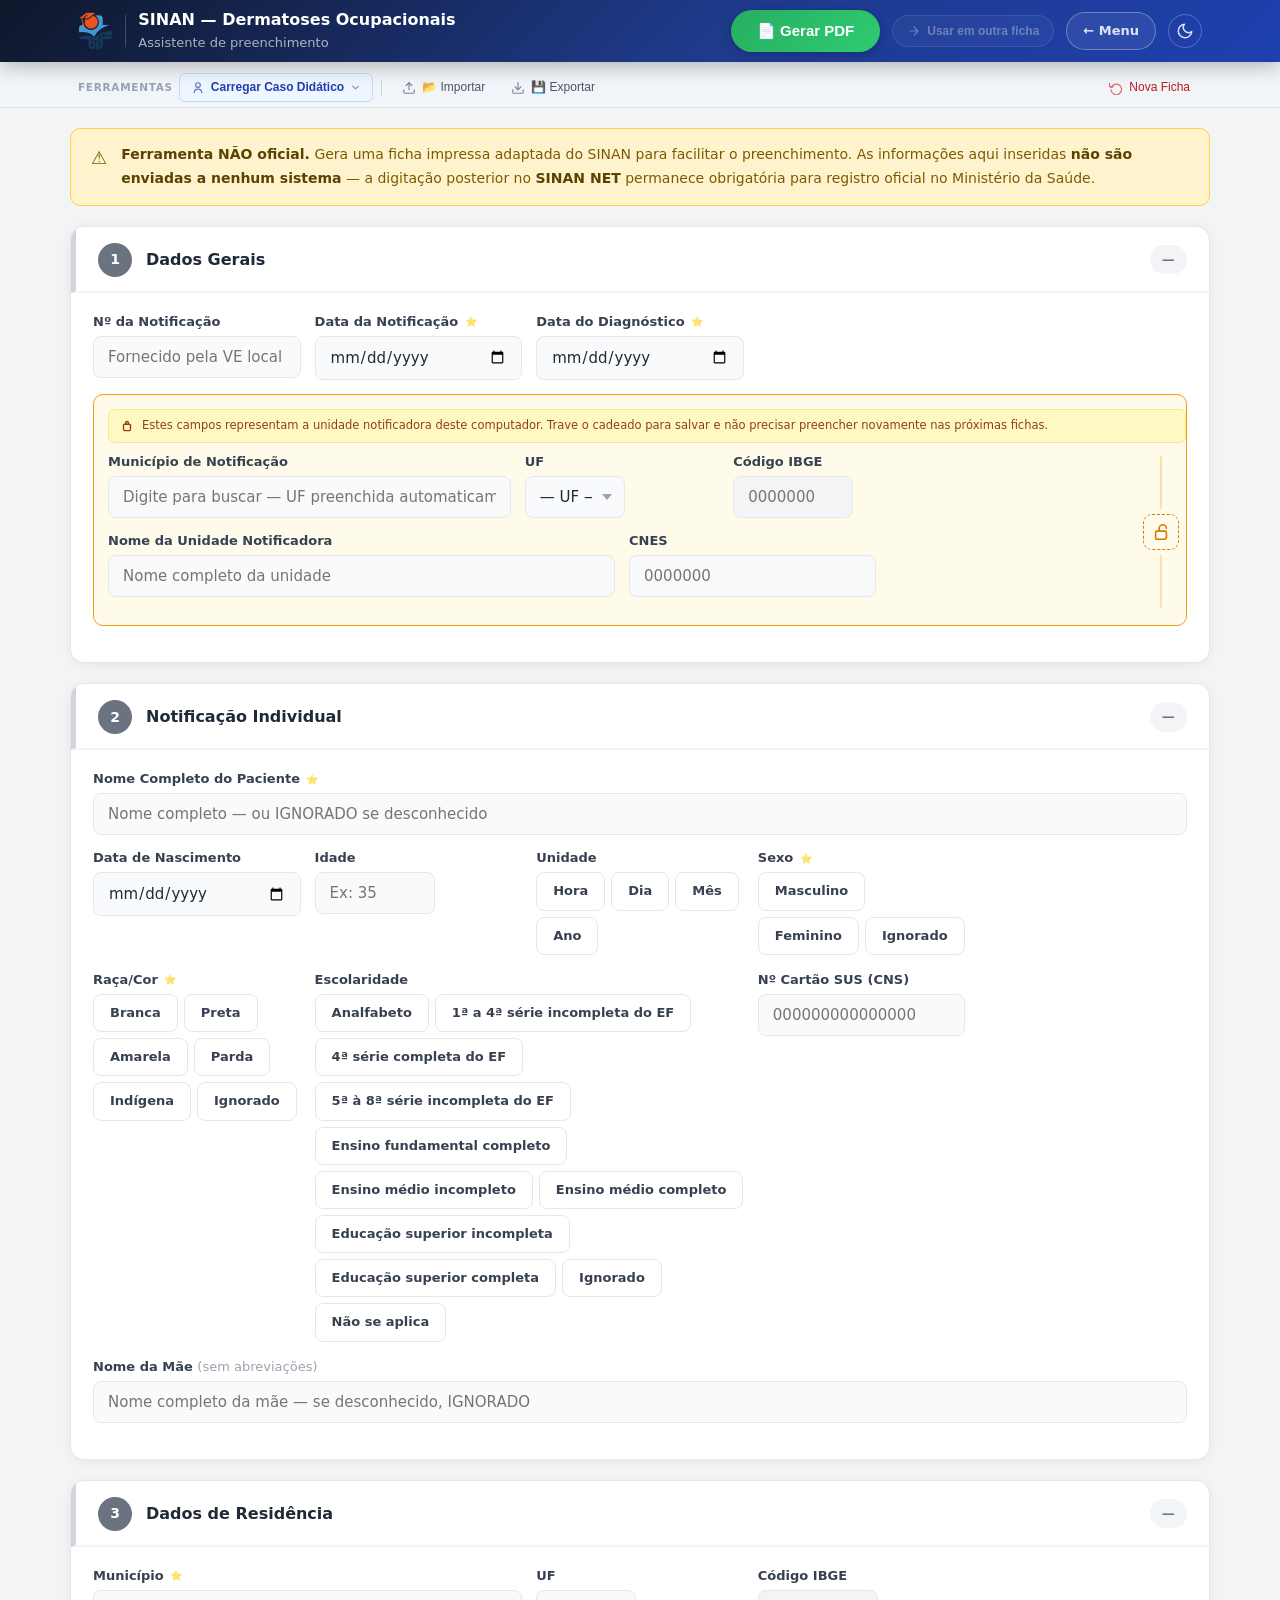
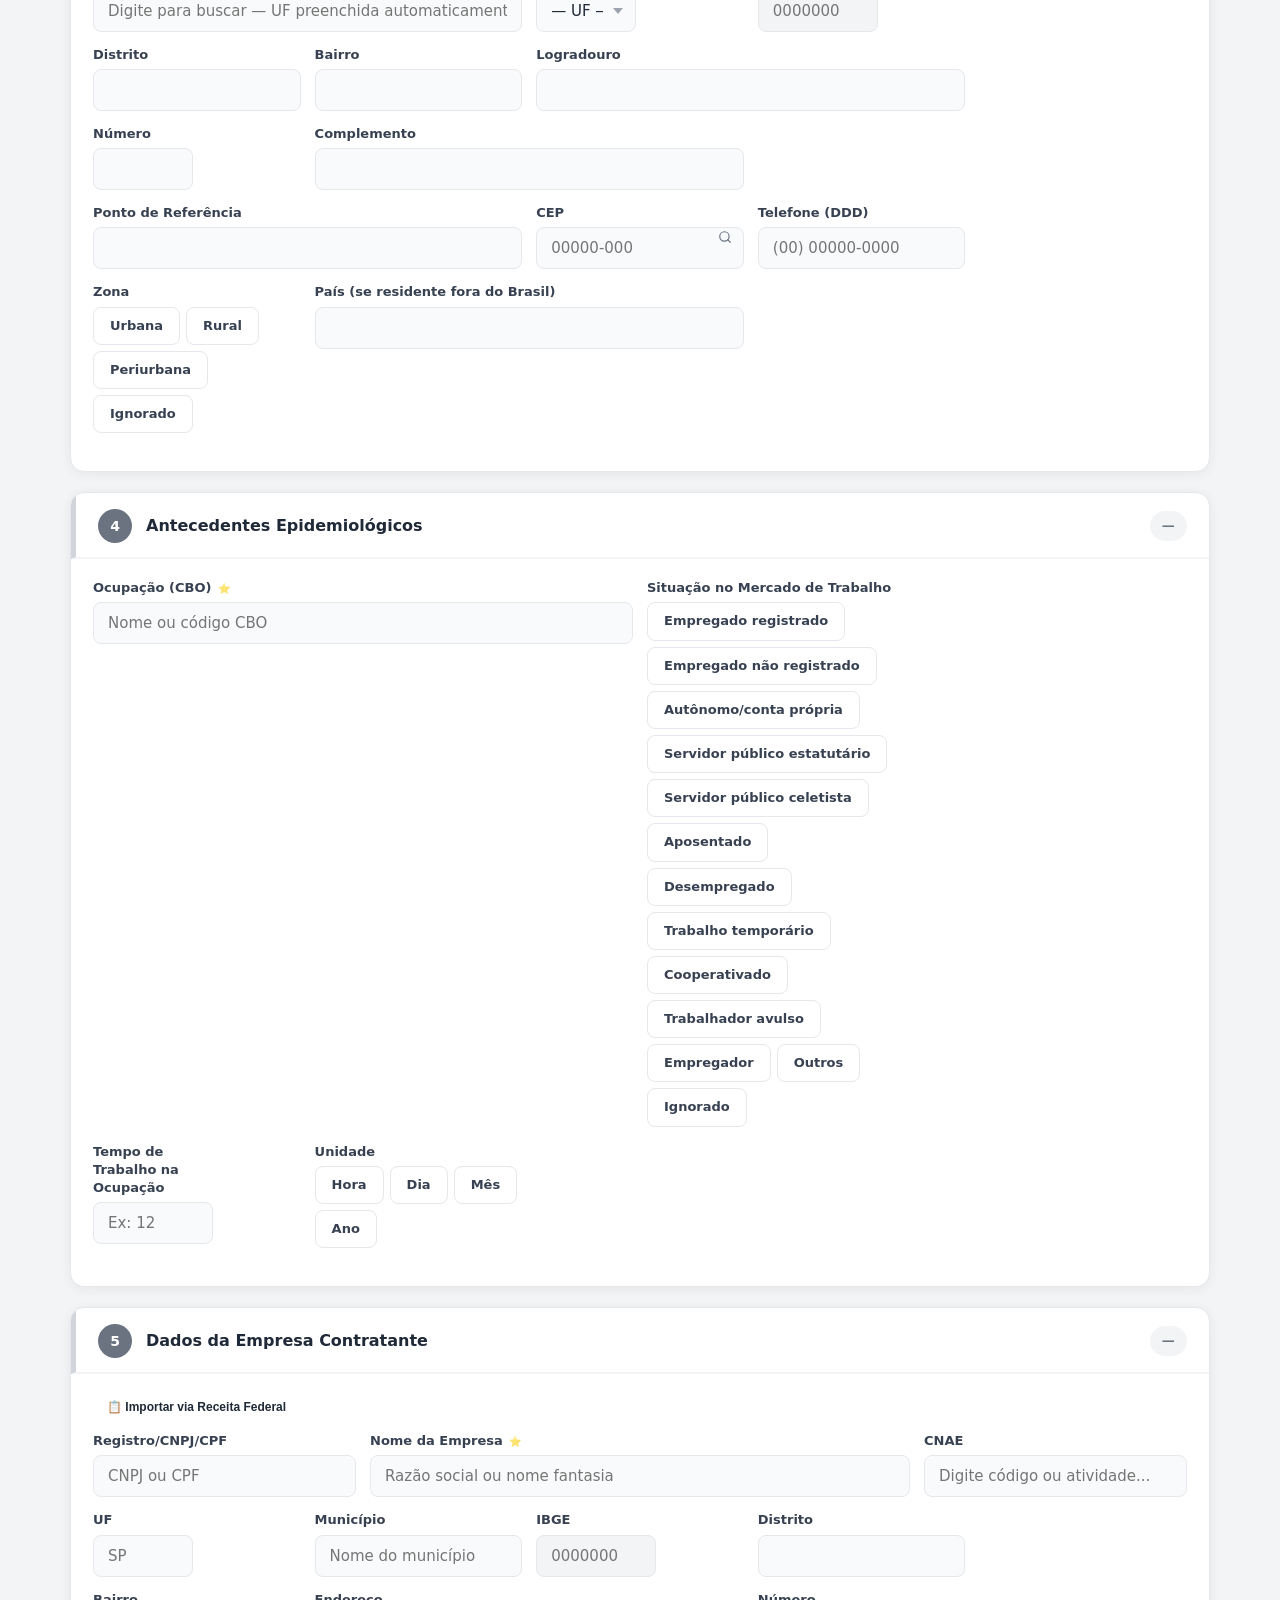
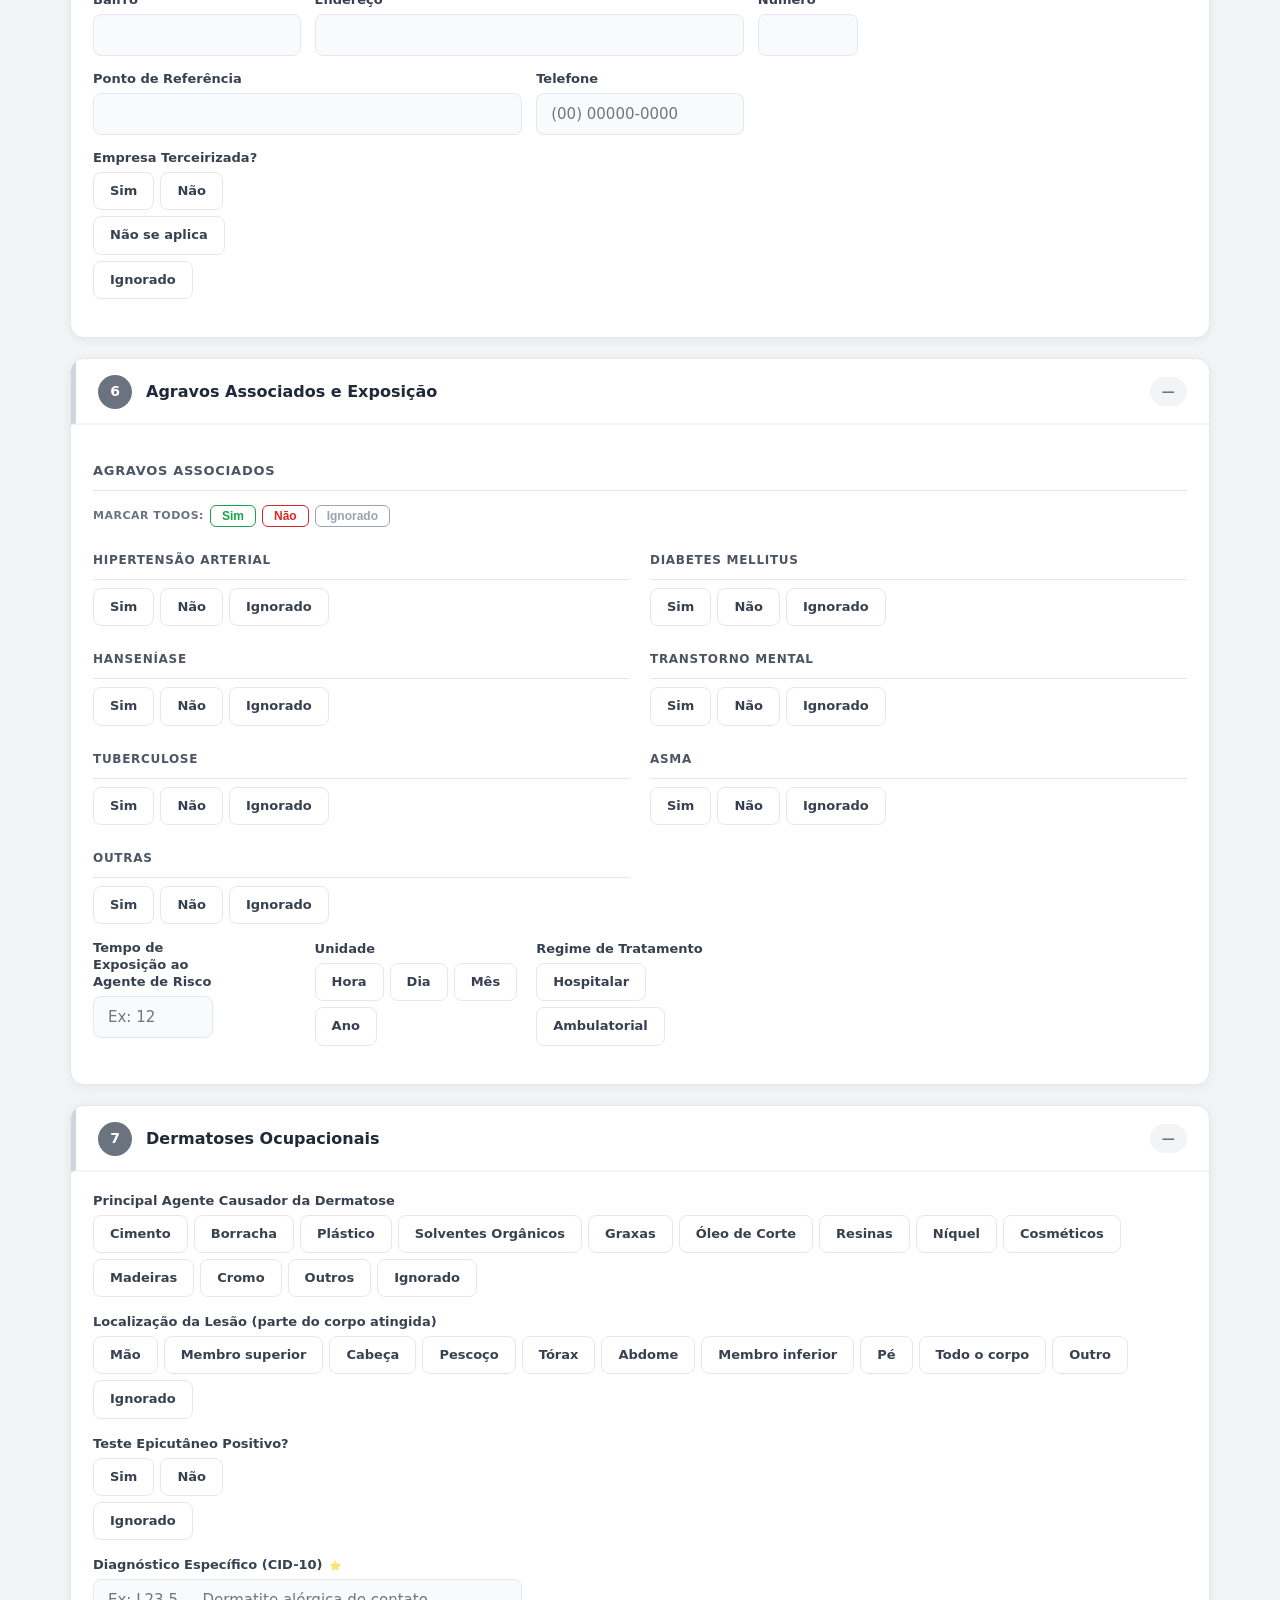
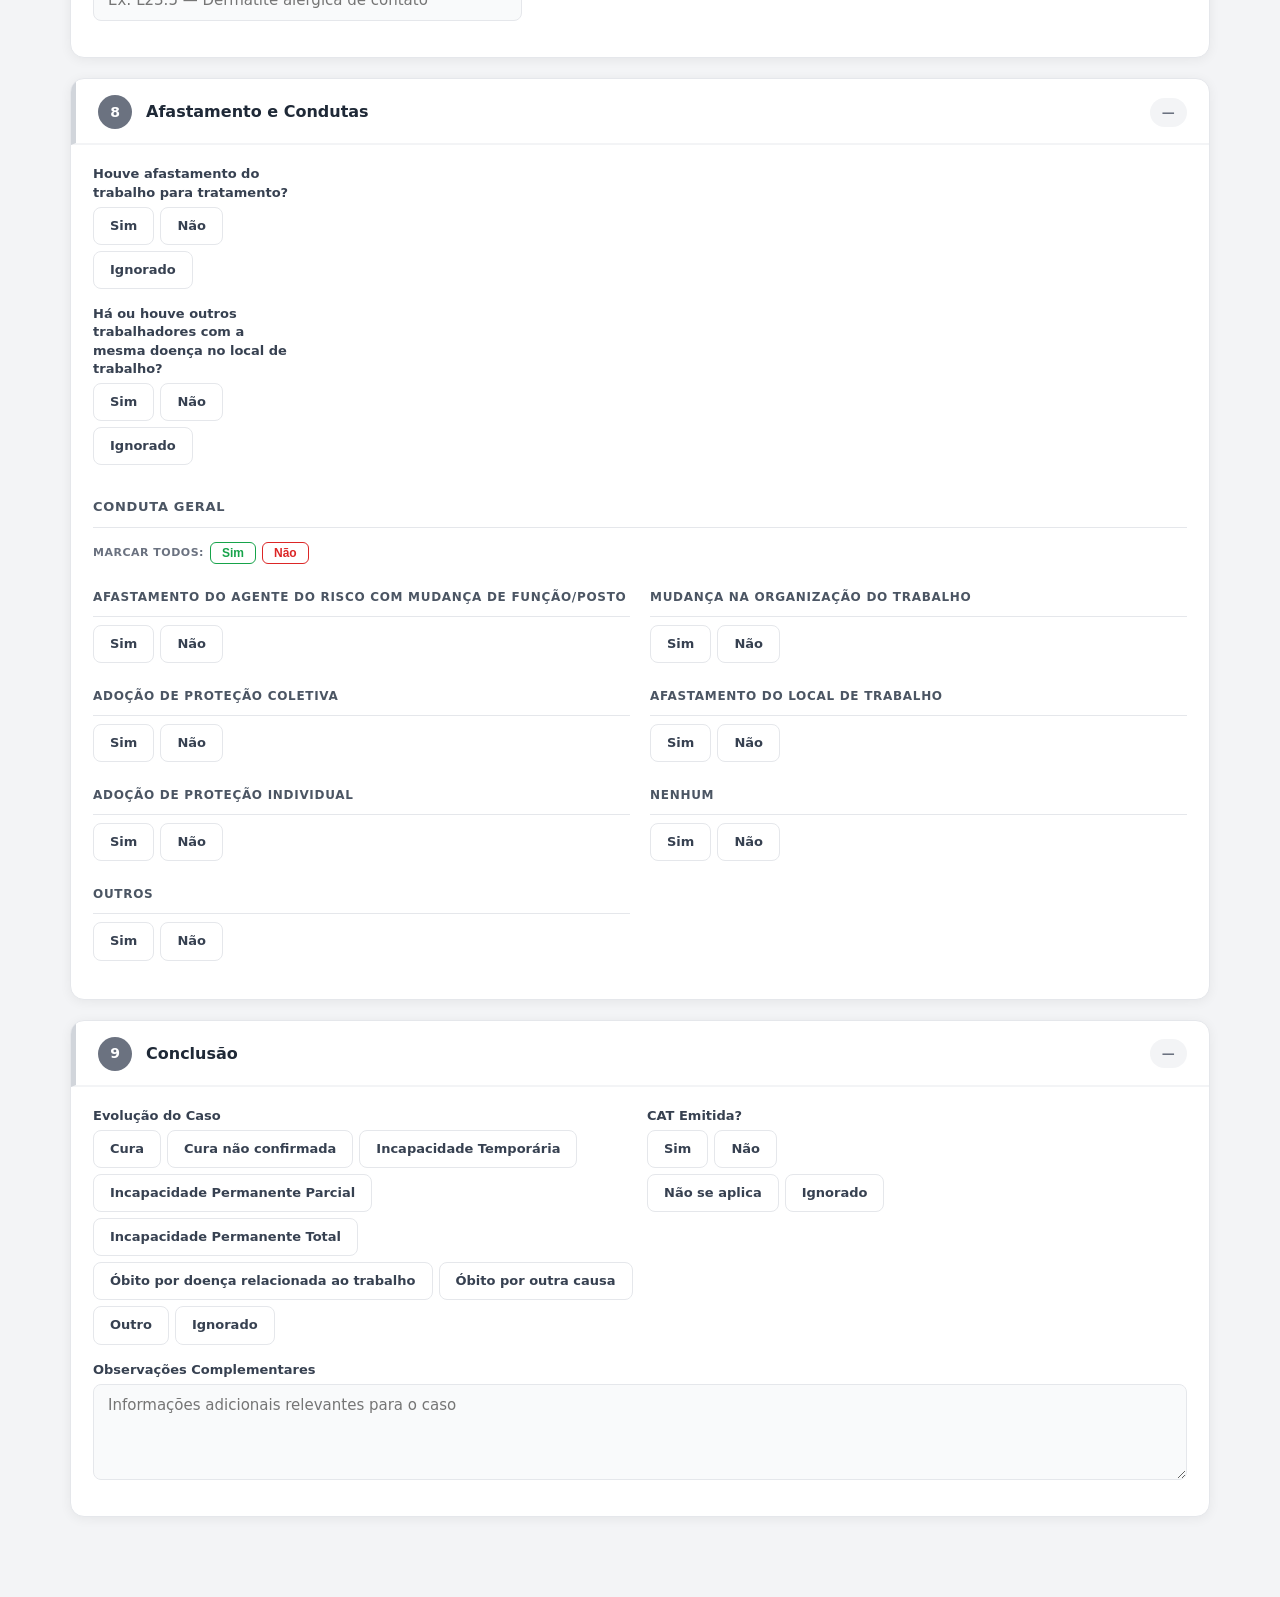
<file: sinan_dermatoses.html>
﻿<!DOCTYPE html>
<html lang="pt-BR">
<head>
<meta charset="UTF-8">
<meta name="viewport" content="width=device-width, initial-scale=1.0">
<title>SINAN — Dermatoses Ocupacionais | Assistente PET Saúde Digital</title>

<link rel="stylesheet" href="shared.css">
</head>
<body>
<script>
// Dark Mode — aplica antes do paint para evitar flash
(function(){
  var stored = localStorage.getItem('sinan-theme');
  var theme;
  if(stored === 'dark' || stored === 'light'){
    theme = stored;
  } else {
    theme = window.matchMedia && window.matchMedia('(prefers-color-scheme: dark)').matches ? 'dark' : 'light';
  }
  if(theme === 'dark') document.documentElement.setAttribute('data-theme','dark');
})();
function toggleDarkMode(){
  var isDark = document.documentElement.getAttribute('data-theme') === 'dark';
  var next = isDark ? 'light' : 'dark';
  if(next === 'dark') document.documentElement.setAttribute('data-theme','dark');
  else document.documentElement.removeAttribute('data-theme');
  localStorage.setItem('sinan-theme', next);
}
</script>

<!-- ===== STICKY HEADER ===== -->
<header id="hdr">
  <div class="hdr-row">
    <img class="hdr-logo" src="assets/img/pet-saude-logo-png.png" alt="PET Saúde Digital">
    <div class="hdr-vline"></div>
    <div class="hdr-title">
      <h1>SINAN — Dermatoses Ocupacionais</h1>
      <p>Assistente de preenchimento</p>
    </div>
    <button class="hdr-btn" id="btn-gerar" onclick="gerarPDF()">📄 Gerar PDF</button>
    <button class="hdr-btn-transfer btn-disabled" id="btn-transfer" onclick="clickTransfer()" title="Transferir dados preenchidos para outra ficha">
      <svg width="14" height="14" viewBox="0 0 24 24" fill="none" stroke="currentColor" stroke-width="2" stroke-linecap="round" stroke-linejoin="round"><path d="M5 12h14M12 5l7 7-7 7"/></svg>
      Usar em outra ficha
    </button>
    <a class="hdr-back" href="index.html">&#8592; Menu</a>
    <button class="dm-toggle" id="dm-toggle" onclick="toggleDarkMode()" title="Alternar modo escuro">
      <svg class="ico-moon" viewBox="0 0 24 24" fill="none" stroke="currentColor" stroke-width="2" stroke-linecap="round" stroke-linejoin="round"><path d="M21 12.79A9 9 0 1111.21 3a7 7 0 009.79 9.79z"/></svg>
      <svg class="ico-sun" viewBox="0 0 24 24" fill="none" stroke="currentColor" stroke-width="2" stroke-linecap="round" stroke-linejoin="round"><circle cx="12" cy="12" r="5"/><line x1="12" y1="1" x2="12" y2="3"/><line x1="12" y1="21" x2="12" y2="23"/><line x1="4.22" y1="4.22" x2="5.64" y2="5.64"/><line x1="18.36" y1="18.36" x2="19.78" y2="19.78"/><line x1="1" y1="12" x2="3" y2="12"/><line x1="21" y1="12" x2="23" y2="12"/><line x1="4.22" y1="19.78" x2="5.64" y2="18.36"/><line x1="18.36" y1="5.64" x2="19.78" y2="4.22"/></svg>
    </button>
  </div>
</header>
<div id="prog-bar-strip"><div id="prog-bar-fill"></div></div>

<div id="tools-bar">
  <div class="tools-inner">
    <div class="tb-group">
      <span class="tools-label">Ferramentas</span>
      <div class="tb-dd" id="dd-pac">
        <button class="tb-btn" id="btn-pac-menu" onclick="togglePacMenu(event)" style="background:#eff6ff;border-color:#bfdbfe;color:#1e40af;font-weight:700">
          <svg width="14" height="14" viewBox="0 0 24 24" fill="none" stroke="currentColor" stroke-width="2" stroke-linecap="round" stroke-linejoin="round"><circle cx="12" cy="7" r="4"/><path d="M5.5 20c0-3.5 2.9-6 6.5-6s6.5 2.5 6.5 6"/></svg>
          Carregar Caso Didático
          <svg width="11" height="11" viewBox="0 0 24 24" fill="none" stroke="currentColor" stroke-width="2.5" stroke-linecap="round" stroke-linejoin="round" style="opacity:.55"><polyline points="6,9 12,15 18,9"/></svg>
        </button>
        <div class="tb-menu" id="pac-menu"></div>
      </div>
      <span class="tb-sep"></span>
      <button class="tb-btn" onclick="document.getElementById('f-import').click()" title="Importar rascunho salvo (.json)">
        <svg width="14" height="14" viewBox="0 0 24 24" fill="none" stroke="currentColor" stroke-width="2" stroke-linecap="round" stroke-linejoin="round"><path d="M21 15v4a2 2 0 0 1-2 2H5a2 2 0 0 1-2-2v-4"/><polyline points="17,8 12,3 7,8"/><line x1="12" y1="3" x2="12" y2="15"/></svg>
        📂 Importar
      </button>
      <input type="file" id="f-import" accept=".json" style="display:none" onchange="importarRascunho(this)">
      <button class="tb-btn" onclick="exportarRascunho()" title="Salvar rascunho como arquivo .json">
        <svg width="14" height="14" viewBox="0 0 24 24" fill="none" stroke="currentColor" stroke-width="2" stroke-linecap="round" stroke-linejoin="round"><path d="M21 15v4a2 2 0 0 1-2 2H5a2 2 0 0 1-2-2v-4"/><polyline points="7,10 12,15 17,10"/><line x1="12" y1="15" x2="12" y2="3"/></svg>
        💾 Exportar
      </button>
    </div>
    <div class="tb-group">
      <button class="tb-btn tb-danger" onclick="abrirModalNova()">
        <svg width="14" height="14" viewBox="0 0 24 24" fill="none" stroke="currentColor" stroke-width="2" stroke-linecap="round" stroke-linejoin="round"><polyline points="1,4 1,10 7,10"/><path d="M3.51 15a9 9 0 1 0 .49-3.5"/></svg>
        Nova Ficha
      </button>
    </div>
  </div>
</div>

<div class="wrapper">

<!-- DISCLAIMER -->
<div class="banner-warn">
  <span style="font-size:18px;flex-shrink:0">⚠️</span>
  <div><strong>Ferramenta NÃO oficial.</strong> Gera uma ficha impressa adaptada do SINAN para facilitar o preenchimento. As informações aqui inseridas <strong>não são enviadas a nenhum sistema</strong> — a digitação posterior no <strong>SINAN NET</strong> permanece obrigatória para registro oficial no Ministério da Saúde.</div>
</div>

<!-- =========================================================
  SEÇÃO 1 — DADOS GERAIS
========================================================= -->
<div class="sec" id="sec1">
  <div class="sec-hdr">
    <div class="sec-num">1</div>
    <div class="sec-info">
      <h3>Dados Gerais</h3>
    </div>
    <span class="sec-badge badge-empty" id="badge1">—</span>
  </div>
  <div class="sec-body">

    <div class="row">
      <div class="fld">
        <label>Nº da Notificação</label>
        <input type="text" id="f_num_notif" placeholder="Fornecido pela VE local">
      </div>
      <div class="fld">
        <label>Data da Notificação <span class="req-star">⭐</span></label>
        <input type="date" id="f_data_notif" data-ess data-label="Data da notificação">
      </div>
      <div class="fld">
        <label>Data do Diagnóstico <span class="req-star">⭐</span></label>
        <input type="date" id="f_data_diag" data-ess data-label="Data do diagnóstico">
      </div>
    </div>

    <div class="lock-grp" id="lock-grp-notif">
      <div class="lock-hint">
        <svg width="14" height="14" viewBox="0 0 20 20" fill="none" stroke="currentColor" stroke-width="2" stroke-linecap="round" style="flex-shrink:0;margin-top:1px"><rect x="5" y="9" width="10" height="9" rx="1.5"/><path d="M8 9V7a2 2 0 014 0v2"/></svg>
        <span class="lock-hint-txt">Estes campos representam a unidade notificadora deste computador. Trave o cadeado para salvar e não precisar preencher novamente nas próximas fichas.</span>
      </div>
      <div class="lock-inner">
        <div class="lock-fields">
    <div class="row">
      <div class="fld col-2">
        <label>Município de Notificação</label>
        <div class="ac-wrap">
          <input type="text" id="f_mun_notif" placeholder="Digite para buscar — UF preenchida automaticamente" data-caps autocomplete="off">
          <div class="ac-drop" id="f_mun_notif-drop"></div>
        </div>
      </div>
      <div class="fld" style="max-width:100px">
        <label>UF</label>
        <select id="f_uf_notif"></select>
      </div>
      <div class="fld" style="max-width:120px">
        <label>Código IBGE</label>
        <input type="text" id="f_ibge_notif" maxlength="7" placeholder="0000000" readonly>
      </div>
    </div>

    <div class="row row-wide">
      <div class="fld col-2">
        <label>Nome da Unidade Notificadora</label>
        <input type="text" id="f_nome_un" placeholder="Nome completo da unidade" data-caps>
      </div>
      <div class="fld">
        <label>CNES</label>
        <input type="text" id="f_cnes" maxlength="7" placeholder="0000000">
      </div>
    </div>
        </div>
        <div class="lock-rail">
          <div class="lock-seg"></div>
          <button type="button" class="lock-btn-rail" onclick="toggleUnitLock()" title="Travar dados da unidade notificadora neste computador">
            <svg class="lock-ico-open" width="18" height="18" viewBox="0 0 20 20" fill="none" stroke="currentColor" stroke-width="1.8" stroke-linecap="round"><rect x="4" y="9" width="12" height="9" rx="1.5"/><path d="M8 9V6a4 4 0 018 0"/></svg>
            <svg class="lock-ico-closed" width="18" height="18" viewBox="0 0 20 20" fill="none" stroke="currentColor" stroke-width="1.8" stroke-linecap="round"><rect x="4" y="9" width="12" height="9" rx="1.5"/><path d="M7 9V6a3 3 0 016 0v3"/></svg>
          </button>
          <div class="lock-seg"></div>
        </div>
      </div>
    </div>

  </div>
</div>

<!-- =========================================================
  SEÇÃO 2 — NOTIFICAÇÃO INDIVIDUAL
========================================================= -->
<div class="sec" id="sec2">
  <div class="sec-hdr">
    <div class="sec-num">2</div>
    <div class="sec-info">
      <h3>Notificação Individual</h3>
    </div>
    <span class="sec-badge badge-empty" id="badge2">—</span>
  </div>
  <div class="sec-body">

    <div class="row row-full">
      <div class="fld">
        <label>Nome Completo do Paciente <span class="req-star">⭐</span></label>
        <input type="text" id="f_nome" placeholder="Nome completo — ou IGNORADO se desconhecido" data-caps data-ess data-label="Nome do paciente">
      </div>
    </div>

    <div class="row">
      <div class="fld">
        <label>Data de Nascimento</label>
        <input type="date" id="f_nasc">
      </div>
      <div class="fld" style="max-width:120px">
        <label>Idade</label>
        <input type="number" id="f_idade_val" min="0" max="999" placeholder="Ex: 35">
      </div>
      <div class="fld">
        <label>Unidade</label>
        <div class="pills" id="grp_idade_un" data-hidden="f_idade_un">
          <label class="pill" data-val="1"><input type="radio" name="idade_un" value="1"> Hora</label>
          <label class="pill" data-val="2"><input type="radio" name="idade_un" value="2"> Dia</label>
          <label class="pill" data-val="3"><input type="radio" name="idade_un" value="3"> Mês</label>
          <label class="pill" data-val="4"><input type="radio" name="idade_un" value="4"> Ano</label>
        </div>
        <input type="hidden" id="f_idade_un">
      </div>
      <div class="fld">
        <label>Sexo <span class="req-star">⭐</span></label>
        <div class="pills" id="grp_sexo">
          <label class="pill" data-val="M"><input type="radio" name="sexo" value="M" onchange="onSexoChange()"> Masculino</label>
          <label class="pill" data-val="F"><input type="radio" name="sexo" value="F" onchange="onSexoChange()"> Feminino</label>
          <label class="pill" data-val="I"><input type="radio" name="sexo" value="I" onchange="onSexoChange()"> Ignorado</label>
        </div>
      </div>
    </div>

    <div id="row_gest" style="display:none" class="row">
      <div class="fld col-2">
        <label>Gestante</label>
        <div class="pills" id="grp_gest" data-hidden="f_gest">
          <label class="pill" data-val="1"><input type="radio" name="gest" value="1"> 1ºTrimestre</label>
          <label class="pill" data-val="2"><input type="radio" name="gest" value="2"> 2ºTrimestre</label>
          <label class="pill" data-val="3"><input type="radio" name="gest" value="3"> 3ºTrimestre</label>
          <label class="pill" data-val="4"><input type="radio" name="gest" value="4"> Idade gestacional Ignorada</label>
          <label class="pill" data-val="5"><input type="radio" name="gest" value="5"> Não</label>
          <label class="pill" data-val="6"><input type="radio" name="gest" value="6"> Não se aplica</label>
          <label class="pill" data-val="9"><input type="radio" name="gest" value="9"> Ignorado</label>
        </div>
        <input type="hidden" id="f_gest">
      </div>
    </div>

    <div class="row">
      <div class="fld">
        <label>Raça/Cor <span class="req-star">⭐</span></label>
        <div class="pills" id="grp_raca" data-hidden="f_raca">
          <label class="pill" data-val="1"><input type="radio" name="raca" value="1"> Branca</label>
          <label class="pill" data-val="2"><input type="radio" name="raca" value="2"> Preta</label>
          <label class="pill" data-val="3"><input type="radio" name="raca" value="3"> Amarela</label>
          <label class="pill" data-val="4"><input type="radio" name="raca" value="4"> Parda</label>
          <label class="pill" data-val="5"><input type="radio" name="raca" value="5"> Indígena</label>
          <label class="pill" data-val="9"><input type="radio" name="raca" value="9"> Ignorado</label>
        </div>
        <input type="hidden" id="f_raca" data-ess data-label="Raça/Cor">
      </div>
      <div class="fld col-2">
        <label>Escolaridade</label>
        <div class="pills" id="grp_escol" data-hidden="f_escol">
          <label class="pill" data-val="0"><input type="radio" name="escol" value="0"> Analfabeto</label>
          <label class="pill" data-val="1"><input type="radio" name="escol" value="1"> 1ª a 4ª série incompleta do EF</label>
          <label class="pill" data-val="2"><input type="radio" name="escol" value="2"> 4ª série completa do EF</label>
          <label class="pill" data-val="3"><input type="radio" name="escol" value="3"> 5ª à 8ª série incompleta do EF</label>
          <label class="pill" data-val="4"><input type="radio" name="escol" value="4"> Ensino fundamental completo</label>
          <label class="pill" data-val="5"><input type="radio" name="escol" value="5"> Ensino médio incompleto</label>
          <label class="pill" data-val="6"><input type="radio" name="escol" value="6"> Ensino médio completo</label>
          <label class="pill" data-val="7"><input type="radio" name="escol" value="7"> Educação superior incompleta</label>
          <label class="pill" data-val="8"><input type="radio" name="escol" value="8"> Educação superior completa</label>
          <label class="pill" data-val="9"><input type="radio" name="escol" value="9"> Ignorado</label>
          <label class="pill" data-val="10"><input type="radio" name="escol" value="10"> Não se aplica</label>
        </div>
        <input type="hidden" id="f_escol">
      </div>
      <div class="fld">
        <label>Nº Cartão SUS (CNS)</label>
        <input type="text" id="f_sus" maxlength="15" placeholder="000000000000000">
      </div>
    </div>

    <div class="row row-full">
      <div class="fld">
        <label>Nome da Mãe <span style="font-weight:400;color:#9ca3af">(sem abreviações)</span></label>
        <input type="text" id="f_mae" placeholder="Nome completo da mãe — se desconhecido, IGNORADO" data-caps>
      </div>
    </div>

  </div>
</div>

<!-- =========================================================
  SEÇÃO 3 — DADOS DE RESIDÊNCIA
========================================================= -->
<div class="sec" id="sec3">
  <div class="sec-hdr">
    <div class="sec-num">3</div>
    <div class="sec-info">
      <h3>Dados de Residência</h3>
    </div>
    <span class="sec-badge badge-empty" id="badge3">—</span>
  </div>
  <div class="sec-body">
    <div class="row">
      <div class="fld col-2">
        <label>Município <span class="req-star">⭐</span></label>
        <div class="ac-wrap">
          <input type="text" id="f_mun_res" data-ess data-label="Município de residência" placeholder="Digite para buscar — UF preenchida automaticamente" data-caps autocomplete="off">
          <div class="ac-drop" id="f_mun_res-drop"></div>
        </div>
      </div>
      <div class="fld" style="max-width:100px">
        <label>UF</label>
        <select id="f_uf_res"></select>
      </div>
      <div class="fld" style="max-width:120px">
        <label>Código IBGE</label>
        <input type="text" id="f_ibge_res" maxlength="7" placeholder="0000000" readonly>
      </div>
    </div>
    <div class="row">
      <div class="fld">
        <label>Distrito</label>
        <input type="text" id="f_dist_res" data-caps>
      </div>
      <div class="fld">
        <label>Bairro</label>
        <input type="text" id="f_bairro_res" data-caps>
      </div>
      <div class="fld col-2">
        <label>Logradouro</label>
        <input type="text" id="f_logr_res" data-caps>
      </div>
    </div>
    <div class="row">
      <div class="fld" style="max-width:100px">
        <label>Número</label>
        <input type="text" id="f_num_res">
      </div>
      <div class="fld col-2">
        <label>Complemento</label>
        <input type="text" id="f_compl_res" data-caps>
      </div>
    </div>
    <div class="row">
      <div class="fld col-2">
        <label>Ponto de Referência</label>
        <input type="text" id="f_pref_res" data-caps>
      </div>
      <div class="fld">
        <label>CEP</label>
        <input type="text" id="f_cep" maxlength="9" placeholder="00000-000">
      </div>
      <div class="fld">
        <label>Telefone (DDD)</label>
        <input type="text" id="f_tel_res" placeholder="(00) 00000-0000">
      </div>
    </div>
    <div class="row">
      <div class="fld">
        <label>Zona</label>
        <div class="pills" id="grp_zona_res" data-hidden="f_zona_res">
          <label class="pill" data-val="1"><input type="radio" name="zona_res" value="1"> Urbana</label>
          <label class="pill" data-val="2"><input type="radio" name="zona_res" value="2"> Rural</label>
          <label class="pill" data-val="3"><input type="radio" name="zona_res" value="3"> Periurbana</label>
          <label class="pill" data-val="9"><input type="radio" name="zona_res" value="9"> Ignorado</label>
        </div>
        <input type="hidden" id="f_zona_res">
      </div>
      <div class="fld col-2">
        <label>País (se residente fora do Brasil)</label>
        <input type="text" id="f_pais_res" data-caps>
      </div>
    </div>
  </div>
</div>

<!-- =========================================================
  SEÇÃO 4 — ANTECEDENTES EPIDEMIOLÓGICOS
========================================================= -->
<div class="sec" id="sec4">
  <div class="sec-hdr">
    <div class="sec-num">4</div>
    <div class="sec-info">
      <h3>Antecedentes Epidemiológicos</h3>
    </div>
    <span class="sec-badge badge-empty" id="badge4">—</span>
  </div>
  <div class="sec-body">

    <div class="row row-wide">
      <div class="fld col-2">
        <label>Ocupação (CBO) <span class="req-star">⭐</span></label>
        <div class="ac-wrap">
          <input type="text" id="f_ocupacao" data-caps data-ess data-label="Ocupação CBO" autocomplete="off" placeholder="Nome ou código CBO">
          <div class="ac-drop" id="f_ocupacao-drop"></div>
        </div>
        <span id="f_ocupacao_hint" style="font-size:12px;color:#2563eb;margin-top:4px;display:none;line-height:1.4;font-weight:600"></span>
      </div>
      <div class="fld">
        <label>Situação no Mercado de Trabalho</label>
        <div class="pills" id="grp_sit_mercado" data-hidden="f_sit_mercado">
          <label class="pill" data-val="01"><input type="radio" name="sit_mercado" value="01"> Empregado registrado</label>
          <label class="pill" data-val="02"><input type="radio" name="sit_mercado" value="02"> Empregado não registrado</label>
          <label class="pill" data-val="03"><input type="radio" name="sit_mercado" value="03"> Autônomo/conta própria</label>
          <label class="pill" data-val="04"><input type="radio" name="sit_mercado" value="04"> Servidor público estatutário</label>
          <label class="pill" data-val="05"><input type="radio" name="sit_mercado" value="05"> Servidor público celetista</label>
          <label class="pill" data-val="06"><input type="radio" name="sit_mercado" value="06"> Aposentado</label>
          <label class="pill" data-val="07"><input type="radio" name="sit_mercado" value="07"> Desempregado</label>
          <label class="pill" data-val="08"><input type="radio" name="sit_mercado" value="08"> Trabalho temporário</label>
          <label class="pill" data-val="09"><input type="radio" name="sit_mercado" value="09"> Cooperativado</label>
          <label class="pill" data-val="10"><input type="radio" name="sit_mercado" value="10"> Trabalhador avulso</label>
          <label class="pill" data-val="11"><input type="radio" name="sit_mercado" value="11"> Empregador</label>
          <label class="pill" data-val="12"><input type="radio" name="sit_mercado" value="12"> Outros</label>
          <label class="pill" data-val="99"><input type="radio" name="sit_mercado" value="99"> Ignorado</label>
        </div>
        <input type="hidden" id="f_sit_mercado">
      </div>
    </div>

    <div class="row">
      <div class="fld" style="max-width:120px">
        <label>Tempo de Trabalho na Ocupação</label>
        <input type="text" id="f_tempo_trab_val" placeholder="Ex: 12" maxlength="4">
      </div>
      <div class="fld">
        <label>Unidade</label>
        <div class="pills" id="grp_tempo_trab_tipo" data-hidden="f_tempo_trab_tipo">
          <label class="pill" data-val="1"><input type="radio" name="tempo_trab_tipo" value="1"> Hora</label>
          <label class="pill" data-val="2"><input type="radio" name="tempo_trab_tipo" value="2"> Dia</label>
          <label class="pill" data-val="3"><input type="radio" name="tempo_trab_tipo" value="3"> Mês</label>
          <label class="pill" data-val="4"><input type="radio" name="tempo_trab_tipo" value="4"> Ano</label>
        </div>
        <input type="hidden" id="f_tempo_trab_tipo">
      </div>
    </div>

  </div>
</div>

<!-- =========================================================
  SEÇÃO 5 — DADOS DA EMPRESA CONTRATANTE
========================================================= -->
<div class="sec" id="sec5">
  <div class="sec-hdr">
    <div class="sec-num">5</div>
    <div class="sec-info">
      <h3>Dados da Empresa Contratante</h3>
    </div>
    <span class="sec-badge badge-empty" id="badge5">—</span>
  </div>
  <div class="sec-body">

    <button type="button" class="rf-toggle-btn" id="rf-toggle-btn" onclick="rfTogglePanel()">&#128203; Importar via Receita Federal</button>
    <div class="rf-panel" id="rf-panel">
      <p class="rf-instr">Acesse o site da <a href="https://solucoes.receita.fazenda.gov.br/servicos/cnpjreva/Cnpjreva_Solicitacao.asp" target="_blank" rel="noopener">Receita Federal</a>, abra a ficha do CNPJ, selecione tudo (<kbd>Ctrl+A</kbd>) e cole abaixo:</p>
      <textarea id="rf-textarea" class="rf-textarea" rows="5" placeholder="Cole aqui o texto completo da página da Receita Federal..."></textarea>
      <div class="rf-actions">
        <button type="button" class="mbtn mbtn-p" onclick="rfExtrair()">Extrair e preencher</button>
        <button type="button" class="mbtn mbtn-s" onclick="document.getElementById('rf-textarea').value=''">Limpar</button>
      </div>
    </div>

    <div class="row row-wide">
      <div class="fld">
        <label>Registro/CNPJ/CPF</label>
        <input type="text" id="f_emp_reg" placeholder="CNPJ ou CPF">
      </div>
      <div class="fld col-2">
        <label>Nome da Empresa <span class="req-star">⭐</span></label>
        <input type="text" id="f_emp_nome" data-caps data-ess data-label="Nome da empresa" placeholder="Razão social ou nome fantasia">
      </div>
      <div class="fld">
        <label>CNAE</label>
        <div class="rf-cnae-warn" id="rf-cnae-warn" style="display:none">&#9888;&#65039; CNAE <strong id="rf-cnae-warn-code"></strong><span id="rf-cnae-warn-ramo"></span> não consta na lista do SINAN NET. Selecione a classe mais próxima ou pesquise manualmente no campo abaixo:
          <div class="rf-cnae-sugs" id="rf-cnae-sugs"></div>
        </div>
        <div class="ac-wrap">
          <input type="text" id="f_emp_cnae" placeholder="Digite código ou atividade..." autocomplete="off">
          <div class="ac-drop" id="f_emp_cnae-drop"></div>
        </div>
        <span id="f_emp_cnae_hint" style="font-size:12px;color:#2563eb;margin-top:4px;display:none;line-height:1.4;font-weight:600"></span>
      </div>
    </div>

    <div class="row">
      <div class="fld" style="max-width:100px">
        <label>UF</label>
        <input type="text" id="f_emp_uf" maxlength="2" data-caps placeholder="SP">
      </div>
      <div class="fld">
        <label>Município</label>
        <div class="ac-wrap">
          <input type="text" id="f_emp_mun" data-caps placeholder="Nome do município" autocomplete="off">
          <div class="ac-drop" id="f_emp_mun-drop"></div>
        </div>
      </div>
      <div class="fld" style="max-width:120px">
        <label>IBGE</label>
        <input type="text" id="f_emp_ibge" maxlength="7" placeholder="0000000" readonly>
      </div>
      <div class="fld">
        <label>Distrito</label>
        <input type="text" id="f_emp_dist" data-caps>
      </div>
    </div>

    <div class="row">
      <div class="fld">
        <label>Bairro</label>
        <input type="text" id="f_emp_bairro" data-caps>
      </div>
      <div class="fld col-2">
        <label>Endereço</label>
        <input type="text" id="f_emp_end" data-caps>
      </div>
      <div class="fld" style="max-width:100px">
        <label>Número</label>
        <input type="text" id="f_emp_num">
      </div>
    </div>

    <div class="row">
      <div class="fld col-2">
        <label>Ponto de Referência</label>
        <input type="text" id="f_emp_pref" data-caps>
      </div>
      <div class="fld">
        <label>Telefone</label>
        <input type="text" id="f_emp_tel" placeholder="(00) 00000-0000">
      </div>
    </div>

    <div class="row">
      <div class="fld">
        <label>Empresa Terceirizada?</label>
        <div class="pills" id="grp_emp_terc">
          <label class="pill" data-val="1"><input type="radio" name="emp_terc" value="1"> Sim</label>
          <label class="pill" data-val="2"><input type="radio" name="emp_terc" value="2"> Não</label>
          <label class="pill" data-val="3"><input type="radio" name="emp_terc" value="3"> Não se aplica</label>
          <label class="pill" data-val="9"><input type="radio" name="emp_terc" value="9"> Ignorado</label>
        </div>
      </div>
    </div>

  </div>
</div>

<!-- =========================================================
  SEÇÃO 6 — AGRAVOS ASSOCIADOS E EXPOSIÇÃO
========================================================= -->
<div class="sec" id="sec6">
  <div class="sec-hdr">
    <div class="sec-num">6</div>
    <div class="sec-info">
      <h3>Agravos Associados e Exposição</h3>
    </div>
    <span class="sec-badge badge-empty" id="badge6">—</span>
  </div>
  <div class="sec-body">

    <div class="sublabel">Agravos Associados</div>
    <div style="display:grid;grid-template-columns:1fr 1fr;gap:6px 20px;margin-bottom:14px">
      <div class="fld" style="margin:0"><div class="sublabel" style="font-size:12px;margin-bottom:3px">Hipertensão Arterial</div><div class="pills"><label class="pill"><input type="radio" name="agravo_hipertensao" value="1"> Sim</label><label class="pill"><input type="radio" name="agravo_hipertensao" value="2"> Não</label><label class="pill"><input type="radio" name="agravo_hipertensao" value="9"> Ignorado</label></div></div>
      <div class="fld" style="margin:0"><div class="sublabel" style="font-size:12px;margin-bottom:3px">Diabetes Mellitus</div><div class="pills"><label class="pill"><input type="radio" name="agravo_diabetes" value="1"> Sim</label><label class="pill"><input type="radio" name="agravo_diabetes" value="2"> Não</label><label class="pill"><input type="radio" name="agravo_diabetes" value="9"> Ignorado</label></div></div>
      <div class="fld" style="margin:0"><div class="sublabel" style="font-size:12px;margin-bottom:3px">Hanseníase</div><div class="pills"><label class="pill"><input type="radio" name="agravo_hanseniase" value="1"> Sim</label><label class="pill"><input type="radio" name="agravo_hanseniase" value="2"> Não</label><label class="pill"><input type="radio" name="agravo_hanseniase" value="9"> Ignorado</label></div></div>
      <div class="fld" style="margin:0"><div class="sublabel" style="font-size:12px;margin-bottom:3px">Transtorno Mental</div><div class="pills"><label class="pill"><input type="radio" name="agravo_transtorno_mental" value="1"> Sim</label><label class="pill"><input type="radio" name="agravo_transtorno_mental" value="2"> Não</label><label class="pill"><input type="radio" name="agravo_transtorno_mental" value="9"> Ignorado</label></div></div>
      <div class="fld" style="margin:0"><div class="sublabel" style="font-size:12px;margin-bottom:3px">Tuberculose</div><div class="pills"><label class="pill"><input type="radio" name="agravo_tuberculose" value="1"> Sim</label><label class="pill"><input type="radio" name="agravo_tuberculose" value="2"> Não</label><label class="pill"><input type="radio" name="agravo_tuberculose" value="9"> Ignorado</label></div></div>
      <div class="fld" style="margin:0"><div class="sublabel" style="font-size:12px;margin-bottom:3px">Asma</div><div class="pills"><label class="pill"><input type="radio" name="agravo_asma" value="1"> Sim</label><label class="pill"><input type="radio" name="agravo_asma" value="2"> Não</label><label class="pill"><input type="radio" name="agravo_asma" value="9"> Ignorado</label></div></div>
      <div class="fld" style="margin:0"><div class="sublabel" style="font-size:12px;margin-bottom:3px">Outras</div><div class="pills"><label class="pill"><input type="radio" name="agravo_outras" value="1" onchange="onAgravosOutras()"> Sim</label><label class="pill"><input type="radio" name="agravo_outras" value="2" onchange="onAgravosOutras()"> Não</label><label class="pill"><input type="radio" name="agravo_outras" value="9" onchange="onAgravosOutras()"> Ignorado</label></div></div>
    </div>
    <div id="box_agravo_outras" style="display:none;margin-bottom:14px">
      <div class="fld">
        <label>Especificar "Outras"</label>
        <input type="text" id="f_agravo_outras_det" data-caps placeholder="Descreva outros agravos associados">
      </div>
    </div>

    <div class="row">
      <div class="fld" style="max-width:120px">
        <label><span style="white-space:normal;display:block;line-height:1.3">Tempo de Exposição ao Agente de Risco</span></label>
        <input type="text" id="f_tempo_exp_val" placeholder="Ex: 12" maxlength="4">
      </div>
      <div class="fld">
        <label>Unidade</label>
        <div class="pills" id="grp_tempo_exp_tipo" data-hidden="f_tempo_exp_tipo">
          <label class="pill" data-val="1"><input type="radio" name="tempo_exp_tipo" value="1"> Hora</label>
          <label class="pill" data-val="2"><input type="radio" name="tempo_exp_tipo" value="2"> Dia</label>
          <label class="pill" data-val="3"><input type="radio" name="tempo_exp_tipo" value="3"> Mês</label>
          <label class="pill" data-val="4"><input type="radio" name="tempo_exp_tipo" value="4"> Ano</label>
        </div>
        <input type="hidden" id="f_tempo_exp_tipo">
      </div>
      <div class="fld">
        <label>Regime de Tratamento</label>
        <div class="pills" id="grp_regime" data-hidden="f_regime">
          <label class="pill" data-val="1"><input type="radio" name="regime" value="1"> Hospitalar</label>
          <label class="pill" data-val="2"><input type="radio" name="regime" value="2"> Ambulatorial</label>
        </div>
        <input type="hidden" id="f_regime">
      </div>
    </div>

  </div>
</div>

<!-- =========================================================
  SEÇÃO 7 — DERMATOSES OCUPACIONAIS
========================================================= -->
<div class="sec" id="sec7">
  <div class="sec-hdr">
    <div class="sec-num">7</div>
    <div class="sec-info">
      <h3>Dermatoses Ocupacionais</h3>
    </div>
    <span class="sec-badge badge-empty" id="badge7">—</span>
  </div>
  <div class="sec-body">

    <div class="row row-full">
      <div class="fld col-2">
        <label>Principal Agente Causador da Dermatose</label>
        <div class="pills" id="grp_agente_causador" data-hidden="f_agente_causador">
          <label class="pill"><input type="radio" name="agente_causador" value="01"> Cimento</label>
          <label class="pill"><input type="radio" name="agente_causador" value="02"> Borracha</label>
          <label class="pill"><input type="radio" name="agente_causador" value="03"> Plástico</label>
          <label class="pill"><input type="radio" name="agente_causador" value="04"> Solventes Orgânicos</label>
          <label class="pill"><input type="radio" name="agente_causador" value="05"> Graxas</label>
          <label class="pill"><input type="radio" name="agente_causador" value="06"> Óleo de Corte</label>
          <label class="pill"><input type="radio" name="agente_causador" value="07"> Resinas</label>
          <label class="pill"><input type="radio" name="agente_causador" value="08"> Níquel</label>
          <label class="pill"><input type="radio" name="agente_causador" value="09"> Cosméticos</label>
          <label class="pill"><input type="radio" name="agente_causador" value="10"> Madeiras</label>
          <label class="pill"><input type="radio" name="agente_causador" value="11"> Cromo</label>
          <label class="pill"><input type="radio" name="agente_causador" value="12"> Outros</label>
          <label class="pill"><input type="radio" name="agente_causador" value="99"> Ignorado</label>
        </div>
        <input type="hidden" id="f_agente_causador">
      </div>
      <div class="fld" id="box_agente_outros" style="display:none">
        <label>Especificar "Outros"</label>
        <input type="text" id="f_agente_outros" data-caps placeholder="Qual agente?">
      </div>
    </div>

    <div class="row row-full">
      <div class="fld col-2">
        <label>Localização da Lesão (parte do corpo atingida)</label>
        <div class="pills" id="grp_localizacao_lesao" data-hidden="f_localizacao_lesao">
          <label class="pill"><input type="radio" name="localizacao_lesao" value="01"> Mão</label>
          <label class="pill"><input type="radio" name="localizacao_lesao" value="02"> Membro superior</label>
          <label class="pill"><input type="radio" name="localizacao_lesao" value="03"> Cabeça</label>
          <label class="pill"><input type="radio" name="localizacao_lesao" value="04"> Pescoço</label>
          <label class="pill"><input type="radio" name="localizacao_lesao" value="05"> Tórax</label>
          <label class="pill"><input type="radio" name="localizacao_lesao" value="06"> Abdome</label>
          <label class="pill"><input type="radio" name="localizacao_lesao" value="07"> Membro inferior</label>
          <label class="pill"><input type="radio" name="localizacao_lesao" value="08"> Pé</label>
          <label class="pill"><input type="radio" name="localizacao_lesao" value="09"> Todo o corpo</label>
          <label class="pill"><input type="radio" name="localizacao_lesao" value="10"> Outro</label>
          <label class="pill"><input type="radio" name="localizacao_lesao" value="99"> Ignorado</label>
        </div>
        <input type="hidden" id="f_localizacao_lesao">
      </div>
      <div class="fld" id="box_localizacao_outro" style="display:none">
        <label>Especificar "Outro"</label>
        <input type="text" id="f_localizacao_outro" data-caps placeholder="Qual localização?">
      </div>
    </div>

    <div class="row">
      <div class="fld">
        <label>Teste Epicutâneo Positivo?</label>
        <div class="pills" id="grp_teste_epicutaneo">
          <label class="pill" data-val="1"><input type="radio" name="teste_epicutaneo" value="1"> Sim</label>
          <label class="pill" data-val="2"><input type="radio" name="teste_epicutaneo" value="2"> Não</label>
          <label class="pill" data-val="9"><input type="radio" name="teste_epicutaneo" value="9"> Ignorado</label>
        </div>
      </div>
    </div>

    <div class="row">
      <div class="fld col-2">
        <label>Diagnóstico Específico (CID-10) <span class="req-star">⭐</span></label>
        <div class="ac-wrap">
          <input type="text" id="f_diag_cid" data-caps data-ess data-label="CID-10 do diagnóstico" autocomplete="off" placeholder="Ex: L23.5 — Dermatite alérgica de contato">
          <div class="ac-drop" id="f_diag_cid-drop"></div>
        </div>
        <span id="f_diag_cid_hint" style="font-size:12px;color:#2563eb;margin-top:4px;display:none;line-height:1.4;font-weight:600"></span>
      </div>
    </div>

  </div>
</div>

<!-- =========================================================
  SEÇÃO 8 — AFASTAMENTO E CONDUTAS
========================================================= -->
<div class="sec" id="sec8">
  <div class="sec-hdr">
    <div class="sec-num">8</div>
    <div class="sec-info">
      <h3>Afastamento e Condutas</h3>
    </div>
    <span class="sec-badge badge-empty" id="badge8">—</span>
  </div>
  <div class="sec-body">

    <div class="row">
      <div class="fld">
        <label>Houve afastamento do trabalho para tratamento?</label>
        <div class="pills" id="grp_afastamento_trat" data-hidden="f_afastamento_trat">
          <label class="pill" data-val="1"><input type="radio" name="afastamento_trat" value="1" onchange="onAfastamentoChange()"> Sim</label>
          <label class="pill" data-val="2"><input type="radio" name="afastamento_trat" value="2" onchange="onAfastamentoChange()"> Não</label>
          <label class="pill" data-val="9"><input type="radio" name="afastamento_trat" value="9" onchange="onAfastamentoChange()"> Ignorado</label>
        </div>
        <input type="hidden" id="f_afastamento_trat">
      </div>
    </div>

    <div id="box_afastamento" style="display:none;">
      <div class="row">
        <div class="fld" style="max-width:120px">
          <label>Tempo de Afastamento</label>
          <input type="text" id="f_tempo_afast_val" placeholder="Ex: 30" maxlength="4">
        </div>
        <div class="fld">
          <label>Unidade</label>
          <div class="pills" id="grp_tempo_afast_tipo" data-hidden="f_tempo_afast_tipo">
            <label class="pill" data-val="1"><input type="radio" name="tempo_afast_tipo" value="1"> Hora</label>
            <label class="pill" data-val="2"><input type="radio" name="tempo_afast_tipo" value="2"> Dia</label>
            <label class="pill" data-val="3"><input type="radio" name="tempo_afast_tipo" value="3"> Mês</label>
            <label class="pill" data-val="4"><input type="radio" name="tempo_afast_tipo" value="4"> Ano</label>
          </div>
          <input type="hidden" id="f_tempo_afast_tipo">
        </div>
      </div>
      <div class="row">
        <div class="fld">
          <label>Com Afastamento do Trabalho</label>
          <div class="pills" id="grp_afastamento_result">
            <label class="pill" data-val="1"><input type="radio" name="afastamento_result" value="1"> Melhora</label>
            <label class="pill" data-val="2"><input type="radio" name="afastamento_result" value="2"> Piora</label>
            <label class="pill" data-val="9"><input type="radio" name="afastamento_result" value="9"> Ignorado</label>
          </div>
        </div>
      </div>
    </div>

    <div class="row">
      <div class="fld">
        <label>Há ou houve outros trabalhadores com a mesma doença no local de trabalho?</label>
        <div class="pills" id="grp_outros_trab">
          <label class="pill" data-val="1"><input type="radio" name="outros_trab" value="1"> Sim</label>
          <label class="pill" data-val="2"><input type="radio" name="outros_trab" value="2"> Não</label>
          <label class="pill" data-val="9"><input type="radio" name="outros_trab" value="9"> Ignorado</label>
        </div>
      </div>
    </div>

    <div class="sublabel">Conduta Geral</div>
    <div style="display:grid;grid-template-columns:1fr 1fr;gap:6px 20px;margin-bottom:14px">
      <div class="fld" style="margin:0"><div class="sublabel" style="font-size:12px;margin-bottom:3px">Afastamento do agente do risco com mudança de função/posto</div><div class="pills"><label class="pill"><input type="radio" name="conduta_afastamento_risco" value="1"> Sim</label><label class="pill"><input type="radio" name="conduta_afastamento_risco" value="2"> Não</label></div></div>
      <div class="fld" style="margin:0"><div class="sublabel" style="font-size:12px;margin-bottom:3px">Mudança na organização do trabalho</div><div class="pills"><label class="pill"><input type="radio" name="conduta_mudanca_organizacao" value="1"> Sim</label><label class="pill"><input type="radio" name="conduta_mudanca_organizacao" value="2"> Não</label></div></div>
      <div class="fld" style="margin:0"><div class="sublabel" style="font-size:12px;margin-bottom:3px">Adoção de proteção coletiva</div><div class="pills"><label class="pill"><input type="radio" name="conduta_protecao_coletiva" value="1"> Sim</label><label class="pill"><input type="radio" name="conduta_protecao_coletiva" value="2"> Não</label></div></div>
      <div class="fld" style="margin:0"><div class="sublabel" style="font-size:12px;margin-bottom:3px">Afastamento do local de trabalho</div><div class="pills"><label class="pill"><input type="radio" name="conduta_afastamento_local" value="1"> Sim</label><label class="pill"><input type="radio" name="conduta_afastamento_local" value="2"> Não</label></div></div>
      <div class="fld" style="margin:0"><div class="sublabel" style="font-size:12px;margin-bottom:3px">Adoção de proteção individual</div><div class="pills"><label class="pill"><input type="radio" name="conduta_protecao_individual" value="1"> Sim</label><label class="pill"><input type="radio" name="conduta_protecao_individual" value="2"> Não</label></div></div>
      <div class="fld" style="margin:0"><div class="sublabel" style="font-size:12px;margin-bottom:3px">Nenhum</div><div class="pills"><label class="pill"><input type="radio" name="conduta_nenhum" value="1"> Sim</label><label class="pill"><input type="radio" name="conduta_nenhum" value="2"> Não</label></div></div>
      <div class="fld" style="margin:0"><div class="sublabel" style="font-size:12px;margin-bottom:3px">Outros</div><div class="pills"><label class="pill"><input type="radio" name="conduta_outros" value="1" onchange="onCondutaOutros()"> Sim</label><label class="pill"><input type="radio" name="conduta_outros" value="2" onchange="onCondutaOutros()"> Não</label></div></div>
    </div>

    <div id="box_conduta_outros" style="display:none;margin-bottom:14px">
      <div class="fld">
        <label>Especificar "Outros"</label>
        <input type="text" id="f_conduta_outros_det" data-caps placeholder="Descreva outras condutas adotadas">
      </div>
    </div>

  </div>
</div>

<!-- =========================================================
  SEÇÃO 9 — CONCLUSÃO
========================================================= -->
<div class="sec" id="sec9">
  <div class="sec-hdr">
    <div class="sec-num">9</div>
    <div class="sec-info">
      <h3>Conclusão</h3>
    </div>
    <span class="sec-badge badge-empty" id="badge9">—</span>
  </div>
  <div class="sec-body">

    <div class="row row-wide">
      <div class="fld col-2">
        <label>Evolução do Caso</label>
        <div class="pills" id="grp_evolucao" data-hidden="f_evolucao">
          <label class="pill" data-val="1"><input type="radio" name="evolucao" value="1"> Cura</label>
          <label class="pill" data-val="2"><input type="radio" name="evolucao" value="2"> Cura não confirmada</label>
          <label class="pill" data-val="3"><input type="radio" name="evolucao" value="3"> Incapacidade Temporária</label>
          <label class="pill" data-val="4"><input type="radio" name="evolucao" value="4"> Incapacidade Permanente Parcial</label>
          <label class="pill" data-val="5"><input type="radio" name="evolucao" value="5"> Incapacidade Permanente Total</label>
          <label class="pill" data-val="6"><input type="radio" name="evolucao" value="6"> Óbito por doença relacionada ao trabalho</label>
          <label class="pill" data-val="7"><input type="radio" name="evolucao" value="7"> Óbito por outra causa</label>
          <label class="pill" data-val="8"><input type="radio" name="evolucao" value="8"> Outro</label>
          <label class="pill" data-val="9"><input type="radio" name="evolucao" value="9"> Ignorado</label>
        </div>
        <input type="hidden" id="f_evolucao">
      </div>
      <div class="fld">
        <label>CAT Emitida?</label>
        <div class="pills" id="grp_cat">
          <label class="pill" data-val="1"><input type="radio" name="cat" value="1"> Sim</label>
          <label class="pill" data-val="2"><input type="radio" name="cat" value="2"> Não</label>
          <label class="pill" data-val="3"><input type="radio" name="cat" value="3"> Não se aplica</label>
          <label class="pill" data-val="9"><input type="radio" name="cat" value="9"> Ignorado</label>
        </div>
      </div>
    </div>

    <div id="box_obito" style="display:none" class="row">
      <div class="fld">
        <label>Data do Óbito</label>
        <input type="date" id="f_obito">
      </div>
    </div>

    <div class="row row-full">
      <div class="fld">
        <label>Observações Complementares</label>
        <textarea id="f_obs" placeholder="Informações adicionais relevantes para o caso" rows="4"></textarea>
      </div>
    </div>

  </div>
</div>

</div><!-- /.wrapper -->

<!-- TOAST -->
<div id="toast"></div>

<!-- CONFIRM MODAL -->
<div id="confirm-modal">
  <div class="cm-box">
    <div class="cm-icon"><svg width="22" height="22" viewBox="0 0 24 24" fill="none" stroke="currentColor" stroke-width="2" stroke-linecap="round" stroke-linejoin="round"><polyline points="1,4 1,10 7,10"/><path d="M3.51 15a9 9 0 1 0 .49-3.5"/></svg></div>
    <h3>Apagar tudo e começar do zero?</h3>
    <p>Todos os dados inseridos serão perdidos. Se quiser preservá-los, use <strong>Exportar Rascunho</strong> antes de continuar.</p>
    <div class="cm-actions">
      <button class="cm-cancel" onclick="fecharModalNova()">Cancelar</button>
      <button class="cm-ok" onclick="novaFichaConfirmado()">Apagar tudo</button>
    </div>
  </div>
</div>

<!-- TRANSFER MODAL -->
<div class="ov" id="ov-transfer">
  <div class="modal" style="max-width:500px">
    <div class="modal-ico">🔁</div>
    <h2>Usar dados em outra ficha</h2>
    <p>Os dados do paciente, notificação e residência já preenchidos serão transferidos automaticamente para a nova ficha. Selecione o destino:</p>
    <div id="transfer-fichas" style="margin-top:16px;display:flex;flex-direction:column;gap:8px"></div>
    <div class="modal-actions">
      <button class="mbtn mbtn-s" onclick="closeModal('ov-transfer')">Cancelar</button>
      <button class="mbtn mbtn-p" id="btn-transfer-ok" onclick="confirmarTransferencia()" style="opacity:.45;pointer-events:none">Continuar →</button>
    </div>
  </div>
</div>

<!-- TRANSFER SEM PDF — aviso -->
<div class="ov" id="ov-transfer-warn">
  <div class="modal" style="max-width:400px">
    <div class="modal-ico">⚠️</div>
    <h2>PDF ainda não gerado</h2>
    <p>Você ainda não gerou o PDF desta ficha. Se prosseguir, os dados desta ficha <strong>não serão salvos em PDF</strong> — apenas transferidos para a próxima.</p>
    <div class="modal-actions">
      <button class="mbtn mbtn-s" onclick="closeModal('ov-transfer-warn')">Voltar e gerar PDF</button>
      <button class="mbtn mbtn-p" onclick="closeModal('ov-transfer-warn');abrirTransferencia()">Transferir mesmo assim</button>
    </div>
  </div>
</div>

<!-- BOTTOM SHEET MOBILE — menu de pacientes fictícios -->
<div id="pac-mob-sheet">
  <div id="pac-mob-backdrop" onclick="closePacSheet()"></div>
  <div id="pac-mob-panel">
    <div class="tb-menu-hdr">Selecione um caso didático</div>
    <div id="pac-mob-list"></div>
  </div>
</div>

<!-- BARRA INFERIOR — visível apenas em mobile -->
<div id="mob-bottom">
  <a id="mob-back-btn" href="index.html">
    <svg width="14" height="14" viewBox="0 0 24 24" fill="none" stroke="currentColor" stroke-width="2.5" stroke-linecap="round" stroke-linejoin="round"><polyline points="15,18 9,12 15,6"/></svg>
    Menu
  </a>
  <button id="mob-pdf-btn" onclick="gerarPDF()">
    <svg width="14" height="14" viewBox="0 0 24 24" fill="none" stroke="currentColor" stroke-width="2" stroke-linecap="round" stroke-linejoin="round"><path d="M14 2H6a2 2 0 0 0-2 2v16a2 2 0 0 0 2 2h12a2 2 0 0 0 2-2V8z"/><polyline points="14,2 14,8 20,8"/><line x1="9" y1="13" x2="15" y2="13"/><line x1="9" y1="17" x2="13" y2="17"/></svg>
    Gerar PDF
  </button>
</div>

<!-- DATA SCRIPTS -->
<script src="data/tb_regiao.js"></script>
<script src="data/tb_uf.js"></script>
<script src="data/tb_municipios.js"></script>
<script src="data/tb_agravo.js"></script>
<script src="data/tb_ocupacao.js"></script>
<script src="data/cbo_sinonimos_map.js"></script>
<script src="data/tb_cnae.js"></script>
<script src="data/casos/pacientes_dermatoses.js"></script>
<script src="lib/pdf-lib.min.js"></script>

<script>
/*==========================================================
  FICHA DERMATOSES — Configuração e funções específicas
  Deve ser carregado ANTES de shared.js
==========================================================*/

window.FICHA_NOME = 'dermatoses';
window.FICHA_TRANSFER_SOURCE = 'dermatoses';

window.FICHA_PROG_CONFIG = {
  ESS_IDS: {f_data_notif:1,f_data_diag:1,f_nome:1,f_raca:1,f_mun_res:1,f_ocupacao:1,f_emp_nome:1,f_diag_cid:1},
  ESS_GROUPS: ['sexo'],
  STD_GROUPS: ['cat','outros_trab','teste_epicutaneo','agente_causador','localizacao_lesao'],
  COND_GROUPS: {},
  PROG_EXCLUDE_IDS: {f_num_notif:1,f_compl_res:1,f_pais_res:1,f_pref_res:1,f_emp_reg:1,f_emp_dist:1,f_emp_pref:1,f_emp_ibge:1},
  ESS_GROUP_LABELS: {sexo:'Sexo'}
};

window.FICHA_UF_SELECTS = ['f_uf_notif','f_uf_res'];
window.FICHA_MUN_CONFIGS = [
  {suf:'notif', ibge:'f_ibge_notif'},
  {suf:'res',   ibge:'f_ibge_res'},
  {suf:'emp',   ibge:'f_emp_ibge', ufId:'f_emp_uf', munId:'f_emp_mun'}
];
window.FICHA_CID_INPUT_ID = 'f_diag_cid';
window.FICHA_CID_HINT_ID  = 'f_diag_cid_hint';
window.FICHA_CNAE_INPUT_ID = 'f_emp_cnae';
window.FICHA_CNAE_HINT_ID  = 'f_emp_cnae_hint';
window.FICHA_MOBILE_NUMERIC_IDS = ['f_sus','f_cnes','f_ibge_notif','f_ibge_res','f_cep','f_num_res','f_tempo_exp_val','f_tempo_trab_val','f_tempo_afast_val'];
window.FICHA_MOBILE_TEL_IDS = ['f_tel_res','f_emp_tel'];
window.FICHA_TRANSFER_MUN_SUFS = ['notif','res'];
window.FICHA_UNIT_IDS = ['f_mun_notif','f_uf_notif','f_ibge_notif','f_nome_un','f_cnes'];
window.FICHA_HIDDEN_BOXES = ['row_gest','box_obito','box_conduta_outros','box_agravo_outras','box_afastamento','box_agente_outros','box_localizacao_outro'];

/*==========================================================
  CONDICIONAIS
==========================================================*/
function onSexoChange(){
  var s = document.querySelector('[name="sexo"]:checked');
  document.getElementById('row_gest').style.display = (s&&s.value==='F')?'grid':'none';
}

function onAfastamentoChange(){
  var v = document.querySelector('[name="afastamento_trat"]:checked');
  document.getElementById('box_afastamento').style.display = (v&&v.value==='1') ? 'block' : 'none';
}

function onAgravosOutras(){
  var sel = document.querySelector('input[name="agravo_outras"]:checked');
  document.getElementById('box_agravo_outras').style.display = (sel && sel.value === '1') ? 'block' : 'none';
}

function onCondutaOutros(){
  var sel = document.querySelector('input[name="conduta_outros"]:checked');
  document.getElementById('box_conduta_outros').style.display = (sel && sel.value === '1') ? 'block' : 'none';
}

function onEvolucao(){
  var v = document.getElementById('f_evolucao').value;
  document.getElementById('box_obito').style.display = (v==='6'||v==='7') ? 'grid' : 'none';
}

function onAgenteChange(){
  var sel = document.getElementById('f_agente_causador');
  document.getElementById('box_agente_outros').style.display = (sel.value === '12') ? 'block' : 'none';
}

function onLocalizacaoChange(){
  var sel = document.getElementById('f_localizacao_lesao');
  document.getElementById('box_localizacao_outro').style.display = (sel.value === '10') ? 'block' : 'none';
}

document.getElementById('f_evolucao').addEventListener('change', onEvolucao);
document.getElementById('f_agente_causador').addEventListener('change', onAgenteChange);
document.getElementById('f_localizacao_lesao').addEventListener('change', onLocalizacaoChange);

/*==========================================================
  HOOKS
==========================================================*/
window._applyVisibility = function(){
  onSexoChange();
  onAfastamentoChange();
  onAgravosOutras();
  onCondutaOutros();
  onEvolucao();
  onAgenteChange();
  onLocalizacaoChange();
};

window._onPostClearForm = function(){
  var h = document.getElementById('f_ocupacao_hint'); if(h){h.textContent='';h.style.display='none';}
  var h2 = document.getElementById('f_diag_cid_hint'); if(h2){h2.textContent='';h2.style.display='none';}
};

window._onPostCarregarPaciente = function(p){
  var ocEl = document.getElementById('f_ocupacao');
  var ocHint = document.getElementById('f_ocupacao_hint');
  if(ocEl && ocHint && ocEl.value && window.SINAN_CBOS){
    var ocMatch = (window.SINAN_CBOS||[]).filter(function(c){ return c.nome === ocEl.value; })[0];
    if(ocMatch){ ocHint.textContent='CBO: '+ocMatch.cbo; ocHint.style.display='block'; }
  }
  var cidEl = document.getElementById('f_diag_cid');
  var cidHint = document.getElementById('f_diag_cid_hint');
  if(cidEl && cidHint && cidEl.value && window.SINAN_AGRAVOS){
    var cidMatch = (window.SINAN_AGRAVOS||[]).filter(function(a){ return a.cid === cidEl.value; })[0];
    if(cidMatch){ cidHint.textContent=cidMatch.nome; cidHint.style.display='block'; }
  }
};

/*==========================================================
  GERAR PDF
==========================================================*/
async function gerarPDF(){

  var btn = document.getElementById('btn-gerar');
  btn.disabled=true;
  btn.textContent='\u23f3 Gerando...';

  try{
    var resp = await fetch('fichas/DRT_DERMATOSES_editavel.pdf');
    if(!resp.ok) throw new Error('Arquivo DRT_DERMATOSES_editavel.pdf não encontrado em fichas/');
    var pdfBytes = await resp.arrayBuffer();
    var pdfDoc = await PDFLib.PDFDocument.load(pdfBytes);
    var form = pdfDoc.getForm();

    function setTxt(name,val){
      try{ form.getTextField(name).setText(val||''); }catch(e){}
    }

    // Seção 1
    setTxt('notificacao_numero',                tv('f_num_notif'));
    setTxt('data_notificacao',                  fmtDate(tv('f_data_notif')));
    setTxt('data_diagnostico',                  fmtDate(tv('f_data_diag')));
    setTxt('municipio_notificacao_nome',        tv('f_mun_notif'));
    setTxt('uf_notificacao',                    tv('f_uf_notif'));
    setTxt('municipio_notificacao_codigo_ibge', tv('f_ibge_notif'));
    setTxt('unidade_notificadora_nome',         tv('f_nome_un'));
    setTxt('unidade_notificadora_cnes',         tv('f_cnes'));

    // Seção 2
    setTxt('paciente_nome',            tv('f_nome'));
    setTxt('paciente_data_nascimento', fmtDate(tv('f_nasc')));
    setTxt('paciente_idade_valor',     tv('f_idade_val'));
    setTxt('paciente_idade_tipo',      tv('f_idade_un'));
    var _sexoPDF = getRadio('sexo');
    setTxt('paciente_sexo',            _sexoPDF);
    setTxt('paciente_gestante',        _sexoPDF==='M'?'6':tv('f_gest'));
    setTxt('paciente_raca_cor',        tv('f_raca'));
    setTxt('paciente_escolaridade',    tv('f_escol'));
    setTxt('paciente_cartao_sus',      tv('f_sus'));
    setTxt('paciente_mae_nome',        tv('f_mae'));

    // Seção 3
    setTxt('residencia_uf',                    tv('f_uf_res'));
    setTxt('residencia_municipio_nome',        tv('f_mun_res'));
    setTxt('residencia_municipio_codigo_ibge', tv('f_ibge_res'));
    setTxt('residencia_distrito',              tv('f_dist_res'));
    setTxt('residencia_bairro',                tv('f_bairro_res'));
    setTxt('residencia_logradouro',            tv('f_logr_res'));
    setTxt('residencia_numero',                tv('f_num_res'));
    setTxt('residencia_complemento',           tv('f_compl_res'));
    setTxt('residencia_ponto_de_referencia',   tv('f_pref_res'));
    setTxt('residencia_cep',                   tv('f_cep'));
    setTxt('residencia_telefone',              tv('f_tel_res'));
    setTxt('residencia_zona',                  tv('f_zona_res'));
    setTxt('residencia_pais',                  tv('f_pais_res'));

    // Seção 4
    setTxt('pessoa_ocupacao',             tv('f_ocupacao'));
    setTxt('situacao_mercado_trabalho',   tv('f_sit_mercado'));
    setTxt('tempo_trabalho_ocupacao_valor', tv('f_tempo_trab_val'));
    setTxt('tempo_trabalho_ocupacao_tipo',  tv('f_tempo_trab_tipo'));

    // Seção 5 — Empresa
    setTxt('empresa_registro_cnpj_cpf',  tv('f_emp_reg'));
    setTxt('empresa_nome',               tv('f_emp_nome'));
    setTxt('empresa_cnae',               sinanCnaeVal());
    setTxt('empresa_uf',                 tv('f_emp_uf'));
    setTxt('empresa_municipio',          tv('f_emp_mun'));
    setTxt('empresa_cnae_codigo_ibge',   tv('f_emp_ibge'));
    setTxt('empresa_distrito',           tv('f_emp_dist'));
    setTxt('empresa_bairro',             tv('f_emp_bairro'));
    setTxt('empresa_endereco',           tv('f_emp_end'));
    setTxt('empresa_numero',             tv('f_emp_num'));
    setTxt('empresa_ponto_referencia',   tv('f_emp_pref'));
    setTxt('empresa_telefone',           tv('f_emp_tel'));
    setTxt('empresa_terceirizada',       getRadio('emp_terc'));

    // Seção 6 — Agravos Associados
    setTxt('agravo_hipertensao',       getRadio('agravo_hipertensao'));
    setTxt('agravo_diabetes',          getRadio('agravo_diabetes'));
    setTxt('agravo_hanseniase',        getRadio('agravo_hanseniase'));
    setTxt('agravo_transtorno_mental', getRadio('agravo_transtorno_mental'));
    setTxt('agravo_tuberculose',       getRadio('agravo_tuberculose'));
    setTxt('agravo_asma',              getRadio('agravo_asma'));
    setTxt('agravo_outras',            getRadio('agravo_outras'));
    if(getRadio('agravo_outras')==='1') setTxt('agravo_outras_detalhe', tv('f_agravo_outras_det'));

    setTxt('tempo_exposicao_valor', tv('f_tempo_exp_val'));
    setTxt('tempo_exposicao_tipo',  tv('f_tempo_exp_tipo'));
    setTxt('regime_tratamento',     tv('f_regime'));

    // Seção 7 — Dermatoses Ocupacionais
    setTxt('agente_causador', tv('f_agente_causador'));
    setTxt('agente_outros',   tv('f_agente_outros'));

    setTxt('localizacao_lesao', tv('f_localizacao_lesao'));
    setTxt('localizacao_outro_detalhe', tv('f_localizacao_outro'));

    setTxt('teste_epicutaneo', getRadio('teste_epicutaneo'));

    setTxt('diagnostico_especifico_cid10', tv('f_diag_cid'));

    // Seção 8 — Afastamento e Condutas
    setTxt('afastamento_tratamento',      tv('f_afastamento_trat'));
    setTxt('tempo_afastamento_valor',     tv('f_tempo_afast_val'));
    setTxt('tempo_afastamento_tipo',      tv('f_tempo_afast_tipo'));
    setTxt('afastamento_resultado',       getRadio('afastamento_result'));

    setTxt('outros_trabalhadores_doenca', getRadio('outros_trab'));

    setTxt('conduta_afastamento_risco',    getRadio('conduta_afastamento_risco'));
    setTxt('conduta_mudanca_organizacao',  getRadio('conduta_mudanca_organizacao'));
    setTxt('conduta_protecao_coletiva',    getRadio('conduta_protecao_coletiva'));
    setTxt('conduta_afastamento_local',    getRadio('conduta_afastamento_local'));
    setTxt('conduta_protecao_individual',  getRadio('conduta_protecao_individual'));
    setTxt('conduta_nenhum',               getRadio('conduta_nenhum'));
    setTxt('conduta_outros',               getRadio('conduta_outros'));
    if(getRadio('conduta_outros')==='1') setTxt('conduta_outros_detalhe', tv('f_conduta_outros_det'));

    // Seção 9 — Conclusão
    setTxt('evolucao_caso', tv('f_evolucao'));
    setTxt('obito_data',    fmtDate(tv('f_obito')));
    setTxt('cat_emitida',   getRadio('cat'));

    setTxt('observacoes_complementares', tv('f_obs'));

    var outBytes = await pdfDoc.save();
    var blob = new Blob([outBytes],{type:'application/pdf'});
    var url = URL.createObjectURL(blob);
    var a = document.createElement('a');
    a.href=url;
    var ds = fmtDate(tv('f_data_notif')).replace(/\//g,'-')||'sem-data';
    var nm = tv('f_nome').split(' ')[0]||'PACIENTE';
    a.download = 'SINAN_Dermatoses_'+nm+'_'+ds+'.pdf';
    document.body.appendChild(a);
    a.click();
    document.body.removeChild(a);
    URL.revokeObjectURL(url);
    showToast('\u2713 PDF gerado e baixado com sucesso!','t-ok',4000);
    var btnTr = document.getElementById('btn-transfer');
    if(btnTr) btnTr.classList.remove('btn-disabled');

  } catch(e){
    console.error(e);
    showToast('Erro ao gerar PDF: '+e.message,'t-err',5000);
  }

  btn.disabled=false;
  btn.innerHTML='📄 Gerar PDF';
}
</script>
<script src="rf_parser.js"></script>
<script src="shared.js"></script>

</body>
</html>
</file>
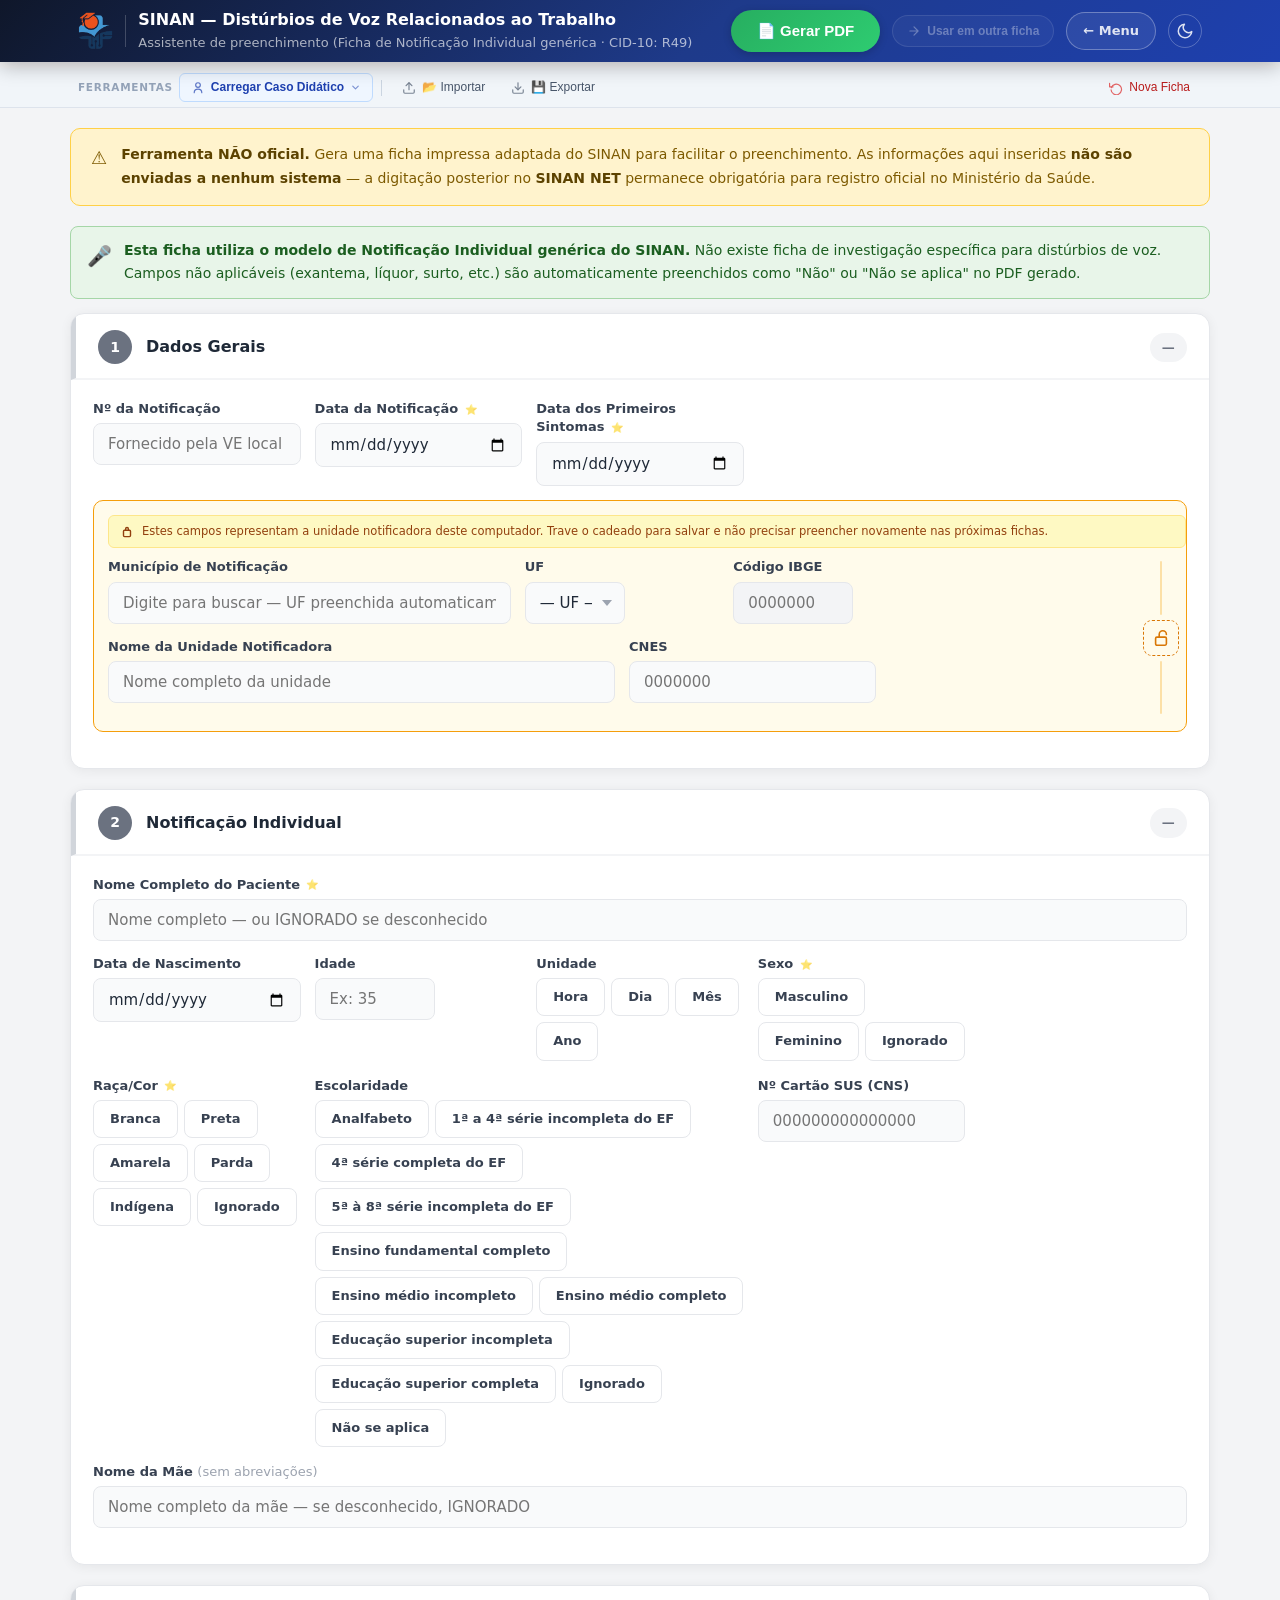
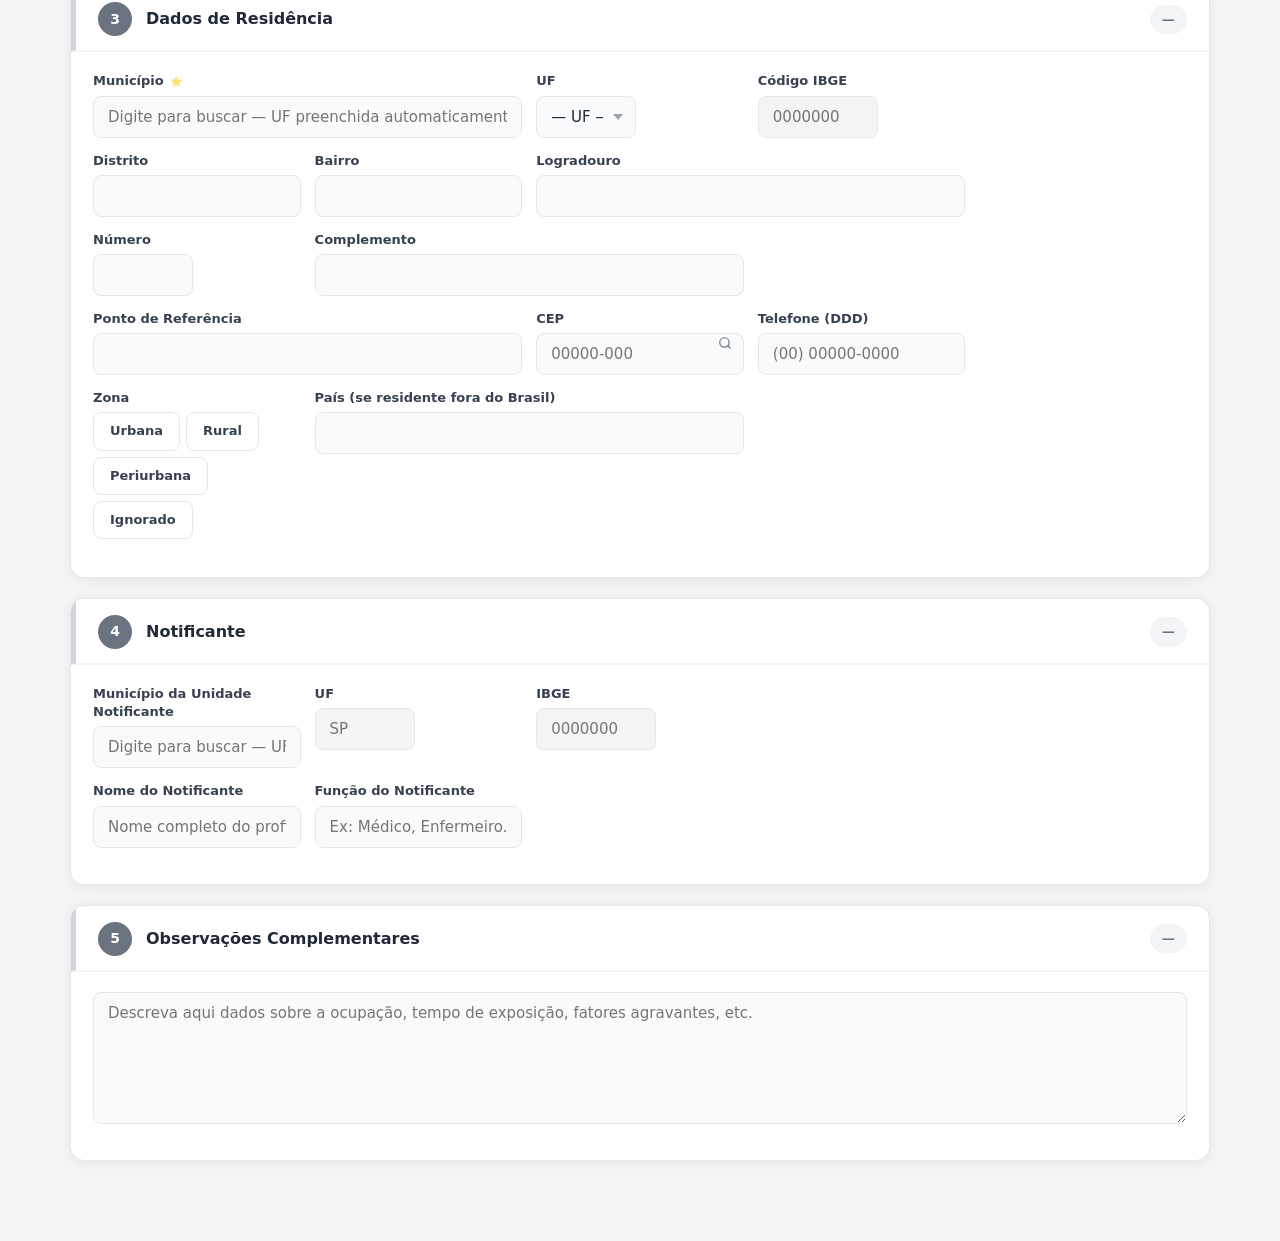
<file: sinan_disturbios_voz.html>
﻿<!DOCTYPE html>
<html lang="pt-BR">
<head>
<meta charset="UTF-8">
<meta name="viewport" content="width=device-width, initial-scale=1.0">
<title>SINAN — Distúrbios de Voz Relacionados ao Trabalho | Assistente PET Saúde Digital</title>

<link rel="stylesheet" href="shared.css">
<style>
/* Estilos exclusivos da ficha de Distúrbios de Voz */
.info-voice{background:#e8f5e9;border:1px solid #a5d6a7;border-radius:8px;padding:12px 16px;font-size:14px;color:#1b5e20;line-height:1.7;margin-bottom:14px;display:flex;gap:12px}
[data-theme="dark"] .info-voice{background:rgba(27,94,32,.15);border-color:#2e7d32;color:#81c784}
</style>
</head>
<body>
<script>
// Dark Mode — aplica antes do paint para evitar flash
(function(){
  var stored = localStorage.getItem('sinan-theme');
  var theme;
  if(stored === 'dark' || stored === 'light'){
    theme = stored;
  } else {
    theme = window.matchMedia && window.matchMedia('(prefers-color-scheme: dark)').matches ? 'dark' : 'light';
  }
  if(theme === 'dark') document.documentElement.setAttribute('data-theme','dark');
})();
function toggleDarkMode(){
  var isDark = document.documentElement.getAttribute('data-theme') === 'dark';
  var next = isDark ? 'light' : 'dark';
  if(next === 'dark') document.documentElement.setAttribute('data-theme','dark');
  else document.documentElement.removeAttribute('data-theme');
  localStorage.setItem('sinan-theme', next);
}
</script>

<!-- ===== STICKY HEADER ===== -->
<header id="hdr">
  <div class="hdr-row">
    <img class="hdr-logo" src="assets/img/pet-saude-logo-png.png" alt="PET Saúde Digital">
    <div class="hdr-vline"></div>
    <div class="hdr-title">
      <h1>SINAN — Distúrbios de Voz Relacionados ao Trabalho</h1>
      <p>Assistente de preenchimento (Ficha de Notificação Individual genérica · CID-10: R49)</p>
    </div>
    <button class="hdr-btn" id="btn-gerar" onclick="gerarPDF()">📄 Gerar PDF</button>
    <button class="hdr-btn-transfer btn-disabled" id="btn-transfer" onclick="clickTransfer()" title="Transferir dados preenchidos para outra ficha">
      <svg width="14" height="14" viewBox="0 0 24 24" fill="none" stroke="currentColor" stroke-width="2" stroke-linecap="round" stroke-linejoin="round"><path d="M5 12h14M12 5l7 7-7 7"/></svg>
      Usar em outra ficha
    </button>
    <a class="hdr-back" href="index.html">&#8592; Menu</a>
    <button class="dm-toggle" id="dm-toggle" onclick="toggleDarkMode()" title="Alternar modo escuro">
      <svg class="ico-moon" viewBox="0 0 24 24" fill="none" stroke="currentColor" stroke-width="2" stroke-linecap="round" stroke-linejoin="round"><path d="M21 12.79A9 9 0 1111.21 3a7 7 0 009.79 9.79z"/></svg>
      <svg class="ico-sun" viewBox="0 0 24 24" fill="none" stroke="currentColor" stroke-width="2" stroke-linecap="round" stroke-linejoin="round"><circle cx="12" cy="12" r="5"/><line x1="12" y1="1" x2="12" y2="3"/><line x1="12" y1="21" x2="12" y2="23"/><line x1="4.22" y1="4.22" x2="5.64" y2="5.64"/><line x1="18.36" y1="18.36" x2="19.78" y2="19.78"/><line x1="1" y1="12" x2="3" y2="12"/><line x1="21" y1="12" x2="23" y2="12"/><line x1="4.22" y1="19.78" x2="5.64" y2="18.36"/><line x1="18.36" y1="5.64" x2="19.78" y2="4.22"/></svg>
    </button>
  </div>
</header>
<div id="prog-bar-strip"><div id="prog-bar-fill"></div></div>

<div id="tools-bar">
  <div class="tools-inner">
    <div class="tb-group">
      <span class="tools-label">Ferramentas</span>
      <div class="tb-dd" id="dd-pac">
        <button class="tb-btn" id="btn-pac-menu" onclick="togglePacMenu(event)" style="background:#eff6ff;border-color:#bfdbfe;color:#1e40af;font-weight:700">
          <svg width="14" height="14" viewBox="0 0 24 24" fill="none" stroke="currentColor" stroke-width="2" stroke-linecap="round" stroke-linejoin="round"><circle cx="12" cy="7" r="4"/><path d="M5.5 20c0-3.5 2.9-6 6.5-6s6.5 2.5 6.5 6"/></svg>
          Carregar Caso Didático
          <svg width="11" height="11" viewBox="0 0 24 24" fill="none" stroke="currentColor" stroke-width="2.5" stroke-linecap="round" stroke-linejoin="round" style="opacity:.55"><polyline points="6,9 12,15 18,9"/></svg>
        </button>
        <div class="tb-menu" id="pac-menu"></div>
      </div>
      <span class="tb-sep"></span>
      <button class="tb-btn" onclick="document.getElementById('f-import').click()" title="Importar rascunho salvo (.json)">
        <svg width="14" height="14" viewBox="0 0 24 24" fill="none" stroke="currentColor" stroke-width="2" stroke-linecap="round" stroke-linejoin="round"><path d="M21 15v4a2 2 0 0 1-2 2H5a2 2 0 0 1-2-2v-4"/><polyline points="17,8 12,3 7,8"/><line x1="12" y1="3" x2="12" y2="15"/></svg>
        📂 Importar
      </button>
      <input type="file" id="f-import" accept=".json" style="display:none" onchange="importarRascunho(this)">
      <button class="tb-btn" onclick="exportarRascunho()" title="Salvar rascunho como arquivo .json">
        <svg width="14" height="14" viewBox="0 0 24 24" fill="none" stroke="currentColor" stroke-width="2" stroke-linecap="round" stroke-linejoin="round"><path d="M21 15v4a2 2 0 0 1-2 2H5a2 2 0 0 1-2-2v-4"/><polyline points="7,10 12,15 17,10"/><line x1="12" y1="15" x2="12" y2="3"/></svg>
        💾 Exportar
      </button>
    </div>
    <div class="tb-group">
      <button class="tb-btn tb-danger" onclick="abrirModalNova()">
        <svg width="14" height="14" viewBox="0 0 24 24" fill="none" stroke="currentColor" stroke-width="2" stroke-linecap="round" stroke-linejoin="round"><polyline points="1,4 1,10 7,10"/><path d="M3.51 15a9 9 0 1 0 .49-3.5"/></svg>
        Nova Ficha
      </button>
    </div>
  </div>
</div>

<div class="wrapper">

<!-- DISCLAIMER -->
<div class="banner-warn">
  <span style="font-size:18px;flex-shrink:0">⚠️</span>
  <div><strong>Ferramenta NÃO oficial.</strong> Gera uma ficha impressa adaptada do SINAN para facilitar o preenchimento. As informações aqui inseridas <strong>não são enviadas a nenhum sistema</strong> — a digitação posterior no <strong>SINAN NET</strong> permanece obrigatória para registro oficial no Ministério da Saúde.</div>
</div>

<!-- AVISO: Ficha genérica -->
<div class="info-voice">
  <span style="font-size:20px;flex-shrink:0">🎤</span>
  <div><strong>Esta ficha utiliza o modelo de Notificação Individual genérica do SINAN.</strong> Não existe ficha de investigação específica para distúrbios de voz. Campos não aplicáveis (exantema, líquor, surto, etc.) são automaticamente preenchidos como "Não" ou "Não se aplica" no PDF gerado.</div>
</div>

<!-- =========================================================
  SEÇÃO 1 — DADOS GERAIS
========================================================= -->
<div class="sec" id="sec1">
  <div class="sec-hdr">
    <div class="sec-num">1</div>
    <div class="sec-info">
      <h3>Dados Gerais</h3>
    </div>
    <span class="sec-badge badge-empty" id="badge1">—</span>
  </div>
  <div class="sec-body">

    <div class="row">
      <div class="fld">
        <label>Nº da Notificação</label>
        <input type="text" id="f_num_notif" placeholder="Fornecido pela VE local">
      </div>
      <div class="fld">
        <label>Data da Notificação <span class="req-star">⭐</span></label>
        <input type="date" id="f_data_notif" data-ess data-label="Data da notificação">
      </div>
      <div class="fld">
        <label>Data dos Primeiros Sintomas <span class="req-star">⭐</span></label>
        <input type="date" id="f_data_sintomas" data-ess data-label="Data dos primeiros sintomas">
      </div>
    </div>

    <div class="lock-grp" id="lock-grp-notif">
      <div class="lock-hint">
        <svg width="14" height="14" viewBox="0 0 20 20" fill="none" stroke="currentColor" stroke-width="2" stroke-linecap="round" style="flex-shrink:0;margin-top:1px"><rect x="5" y="9" width="10" height="9" rx="1.5"/><path d="M8 9V7a2 2 0 014 0v2"/></svg>
        <span class="lock-hint-txt">Estes campos representam a unidade notificadora deste computador. Trave o cadeado para salvar e não precisar preencher novamente nas próximas fichas.</span>
      </div>
      <div class="lock-inner">
        <div class="lock-fields">
    <div class="row">
      <div class="fld col-2">
        <label>Município de Notificação</label>
        <div class="ac-wrap">
          <input type="text" id="f_mun_notif" placeholder="Digite para buscar — UF preenchida automaticamente" data-caps autocomplete="off">
          <div class="ac-drop" id="f_mun_notif-drop"></div>
        </div>
      </div>
      <div class="fld" style="max-width:100px">
        <label>UF</label>
        <select id="f_uf_notif"></select>
      </div>
      <div class="fld" style="max-width:120px">
        <label>Código IBGE</label>
        <input type="text" id="f_ibge_notif" maxlength="7" placeholder="0000000" readonly>
      </div>
    </div>

    <div class="row row-wide">
      <div class="fld col-2">
        <label>Nome da Unidade Notificadora</label>
        <input type="text" id="f_nome_un" placeholder="Nome completo da unidade" data-caps>
      </div>
      <div class="fld">
        <label>CNES</label>
        <input type="text" id="f_cnes" maxlength="7" placeholder="0000000">
      </div>
    </div>
        </div>
        <div class="lock-rail">
          <div class="lock-seg"></div>
          <button type="button" class="lock-btn-rail" onclick="toggleUnitLock()" title="Travar dados da unidade notificadora neste computador">
            <svg class="lock-ico-open" width="18" height="18" viewBox="0 0 20 20" fill="none" stroke="currentColor" stroke-width="1.8" stroke-linecap="round"><rect x="4" y="9" width="12" height="9" rx="1.5"/><path d="M8 9V6a4 4 0 018 0"/></svg>
            <svg class="lock-ico-closed" width="18" height="18" viewBox="0 0 20 20" fill="none" stroke="currentColor" stroke-width="1.8" stroke-linecap="round"><rect x="4" y="9" width="12" height="9" rx="1.5"/><path d="M7 9V6a3 3 0 016 0v3"/></svg>
          </button>
          <div class="lock-seg"></div>
        </div>
      </div>
    </div>

  </div>
</div>

<!-- =========================================================
  SEÇÃO 2 — NOTIFICAÇÃO INDIVIDUAL
========================================================= -->
<div class="sec" id="sec2">
  <div class="sec-hdr">
    <div class="sec-num">2</div>
    <div class="sec-info">
      <h3>Notificação Individual</h3>
    </div>
    <span class="sec-badge badge-empty" id="badge2">—</span>
  </div>
  <div class="sec-body">

    <div class="row row-full">
      <div class="fld">
        <label>Nome Completo do Paciente <span class="req-star">⭐</span></label>
        <input type="text" id="f_nome" placeholder="Nome completo — ou IGNORADO se desconhecido" data-caps data-ess data-label="Nome do paciente">
      </div>
    </div>

    <div class="row">
      <div class="fld">
        <label>Data de Nascimento</label>
        <input type="date" id="f_nasc">
      </div>
      <div class="fld" style="max-width:120px">
        <label>Idade</label>
        <input type="number" id="f_idade_val" min="0" max="999" placeholder="Ex: 35">
      </div>
      <div class="fld">
        <label>Unidade</label>
        <div class="pills" id="grp_idade_un" data-hidden="f_idade_un">
          <label class="pill" data-val="1"><input type="radio" name="idade_un" value="1"> Hora</label>
          <label class="pill" data-val="2"><input type="radio" name="idade_un" value="2"> Dia</label>
          <label class="pill" data-val="3"><input type="radio" name="idade_un" value="3"> Mês</label>
          <label class="pill" data-val="4"><input type="radio" name="idade_un" value="4"> Ano</label>
        </div>
        <input type="hidden" id="f_idade_un">
      </div>
      <div class="fld">
        <label>Sexo <span class="req-star">⭐</span></label>
        <div class="pills" id="grp_sexo">
          <label class="pill" data-val="M"><input type="radio" name="sexo" value="M" onchange="onSexoChange()"> Masculino</label>
          <label class="pill" data-val="F"><input type="radio" name="sexo" value="F" onchange="onSexoChange()"> Feminino</label>
          <label class="pill" data-val="I"><input type="radio" name="sexo" value="I" onchange="onSexoChange()"> Ignorado</label>
        </div>
      </div>
    </div>

    <div id="row_gest" style="display:none" class="row">
      <div class="fld col-2">
        <label>Gestante</label>
        <div class="pills" id="grp_gest" data-hidden="f_gest">
          <label class="pill" data-val="1"><input type="radio" name="gest" value="1"> 1ºTrimestre</label>
          <label class="pill" data-val="2"><input type="radio" name="gest" value="2"> 2ºTrimestre</label>
          <label class="pill" data-val="3"><input type="radio" name="gest" value="3"> 3ºTrimestre</label>
          <label class="pill" data-val="4"><input type="radio" name="gest" value="4"> Idade gestacional Ignorada</label>
          <label class="pill" data-val="5"><input type="radio" name="gest" value="5"> Não</label>
          <label class="pill" data-val="6"><input type="radio" name="gest" value="6"> Não se aplica</label>
          <label class="pill" data-val="9"><input type="radio" name="gest" value="9"> Ignorado</label>
        </div>
        <input type="hidden" id="f_gest">
      </div>
    </div>

    <div class="row">
      <div class="fld">
        <label>Raça/Cor <span class="req-star">⭐</span></label>
        <div class="pills" id="grp_raca" data-hidden="f_raca">
          <label class="pill" data-val="1"><input type="radio" name="raca" value="1"> Branca</label>
          <label class="pill" data-val="2"><input type="radio" name="raca" value="2"> Preta</label>
          <label class="pill" data-val="3"><input type="radio" name="raca" value="3"> Amarela</label>
          <label class="pill" data-val="4"><input type="radio" name="raca" value="4"> Parda</label>
          <label class="pill" data-val="5"><input type="radio" name="raca" value="5"> Indígena</label>
          <label class="pill" data-val="9"><input type="radio" name="raca" value="9"> Ignorado</label>
        </div>
        <input type="hidden" id="f_raca" data-ess data-label="Raça/Cor">
      </div>
      <div class="fld col-2">
        <label>Escolaridade</label>
        <div class="pills" id="grp_escol" data-hidden="f_escol">
          <label class="pill" data-val="0"><input type="radio" name="escol" value="0"> Analfabeto</label>
          <label class="pill" data-val="1"><input type="radio" name="escol" value="1"> 1ª a 4ª série incompleta do EF</label>
          <label class="pill" data-val="2"><input type="radio" name="escol" value="2"> 4ª série completa do EF</label>
          <label class="pill" data-val="3"><input type="radio" name="escol" value="3"> 5ª à 8ª série incompleta do EF</label>
          <label class="pill" data-val="4"><input type="radio" name="escol" value="4"> Ensino fundamental completo</label>
          <label class="pill" data-val="5"><input type="radio" name="escol" value="5"> Ensino médio incompleto</label>
          <label class="pill" data-val="6"><input type="radio" name="escol" value="6"> Ensino médio completo</label>
          <label class="pill" data-val="7"><input type="radio" name="escol" value="7"> Educação superior incompleta</label>
          <label class="pill" data-val="8"><input type="radio" name="escol" value="8"> Educação superior completa</label>
          <label class="pill" data-val="9"><input type="radio" name="escol" value="9"> Ignorado</label>
          <label class="pill" data-val="10"><input type="radio" name="escol" value="10"> Não se aplica</label>
        </div>
        <input type="hidden" id="f_escol">
      </div>
      <div class="fld">
        <label>Nº Cartão SUS (CNS)</label>
        <input type="text" id="f_sus" maxlength="15" placeholder="000000000000000">
      </div>
    </div>

    <div class="row row-full">
      <div class="fld">
        <label>Nome da Mãe <span style="font-weight:400;color:#9ca3af">(sem abreviações)</span></label>
        <input type="text" id="f_mae" placeholder="Nome completo da mãe — se desconhecido, IGNORADO" data-caps>
      </div>
    </div>

  </div>
</div>

<!-- =========================================================
  SEÇÃO 3 — DADOS DE RESIDÊNCIA
========================================================= -->
<div class="sec" id="sec3">
  <div class="sec-hdr">
    <div class="sec-num">3</div>
    <div class="sec-info">
      <h3>Dados de Residência</h3>
    </div>
    <span class="sec-badge badge-empty" id="badge3">—</span>
  </div>
  <div class="sec-body">
    <div class="row">
      <div class="fld col-2">
        <label>Município <span class="req-star">⭐</span></label>
        <div class="ac-wrap">
          <input type="text" id="f_mun_res" data-ess data-label="Município de residência" placeholder="Digite para buscar — UF preenchida automaticamente" data-caps autocomplete="off">
          <div class="ac-drop" id="f_mun_res-drop"></div>
        </div>
      </div>
      <div class="fld" style="max-width:100px">
        <label>UF</label>
        <select id="f_uf_res"></select>
      </div>
      <div class="fld" style="max-width:120px">
        <label>Código IBGE</label>
        <input type="text" id="f_ibge_res" maxlength="7" placeholder="0000000" readonly>
      </div>
    </div>
    <div class="row">
      <div class="fld">
        <label>Distrito</label>
        <input type="text" id="f_dist_res" data-caps>
      </div>
      <div class="fld">
        <label>Bairro</label>
        <input type="text" id="f_bairro_res" data-caps>
      </div>
      <div class="fld col-2">
        <label>Logradouro</label>
        <input type="text" id="f_logr_res" data-caps>
      </div>
    </div>
    <div class="row">
      <div class="fld" style="max-width:100px">
        <label>Número</label>
        <input type="text" id="f_num_res">
      </div>
      <div class="fld col-2">
        <label>Complemento</label>
        <input type="text" id="f_compl_res" data-caps>
      </div>
    </div>
    <div class="row">
      <div class="fld col-2">
        <label>Ponto de Referência</label>
        <input type="text" id="f_pref_res" data-caps>
      </div>
      <div class="fld">
        <label>CEP</label>
        <input type="text" id="f_cep" maxlength="9" placeholder="00000-000">
      </div>
      <div class="fld">
        <label>Telefone (DDD)</label>
        <input type="text" id="f_tel_res" placeholder="(00) 00000-0000">
      </div>
    </div>
    <div class="row">
      <div class="fld">
        <label>Zona</label>
        <div class="pills" id="grp_zona_res" data-hidden="f_zona_res">
          <label class="pill" data-val="1"><input type="radio" name="zona_res" value="1"> Urbana</label>
          <label class="pill" data-val="2"><input type="radio" name="zona_res" value="2"> Rural</label>
          <label class="pill" data-val="3"><input type="radio" name="zona_res" value="3"> Periurbana</label>
          <label class="pill" data-val="9"><input type="radio" name="zona_res" value="9"> Ignorado</label>
        </div>
        <input type="hidden" id="f_zona_res">
      </div>
      <div class="fld col-2">
        <label>País (se residente fora do Brasil)</label>
        <input type="text" id="f_pais_res" data-caps>
      </div>
    </div>
  </div>
</div>

<!-- =========================================================
  SEÇÃO 4 — NOTIFICANTE
========================================================= -->
<div class="sec" id="sec4">
  <div class="sec-hdr">
    <div class="sec-num">4</div>
    <div class="sec-info">
      <h3>Notificante</h3>
    </div>
    <span class="sec-badge badge-empty" id="badge4">—</span>
  </div>
  <div class="sec-body">

    <div class="row">
      <div class="fld">
        <label>Município da Unidade Notificante</label>
        <div class="ac-wrap">
          <input type="text" id="f_notif_mun" placeholder="Digite para buscar — UF preenchida automaticamente" data-caps autocomplete="off">
          <div class="ac-drop" id="f_notif_mun-drop"></div>
        </div>
      </div>
      <div class="fld" style="max-width:100px">
        <label>UF</label>
        <input type="text" id="f_notif_uf" maxlength="2" data-caps placeholder="SP" readonly style="background:#f3f4f6">
      </div>
      <div class="fld" style="max-width:120px">
        <label>IBGE</label>
        <input type="text" id="f_notif_ibge" maxlength="7" placeholder="0000000" readonly>
      </div>
    </div>

    <div class="row">
      <div class="fld">
        <label>Nome do Notificante</label>
        <input type="text" id="f_notif_nome" data-caps placeholder="Nome completo do profissional">
      </div>
      <div class="fld">
        <label>Função do Notificante</label>
        <input type="text" id="f_notif_funcao" data-caps placeholder="Ex: Médico, Enfermeiro...">
      </div>
    </div>

  </div>
</div>

<!-- =========================================================
  SEÇÃO 5 — OBSERVAÇÕES
========================================================= -->
<div class="sec" id="sec5">
  <div class="sec-hdr">
    <div class="sec-num">5</div>
    <div class="sec-info">
      <h3>Observações Complementares</h3>
    </div>
    <span class="sec-badge badge-empty" id="badge5">—</span>
  </div>
  <div class="sec-body">

    <div class="row row-full">
      <div class="fld">
        <textarea id="f_obs" placeholder="Descreva aqui dados sobre a ocupação, tempo de exposição, fatores agravantes, etc." rows="6"></textarea>
      </div>
    </div>

  </div>
</div>

</div><!-- /.wrapper -->

<!-- TOAST -->
<div id="toast"></div>

<!-- CONFIRM MODAL -->
<div id="confirm-modal">
  <div class="cm-box">
    <div class="cm-icon"><svg width="22" height="22" viewBox="0 0 24 24" fill="none" stroke="currentColor" stroke-width="2" stroke-linecap="round" stroke-linejoin="round"><polyline points="1,4 1,10 7,10"/><path d="M3.51 15a9 9 0 1 0 .49-3.5"/></svg></div>
    <h3>Apagar tudo e começar do zero?</h3>
    <p>Todos os dados inseridos serão perdidos. Se quiser preservá-los, use <strong>Exportar Rascunho</strong> antes de continuar.</p>
    <div class="cm-actions">
      <button class="cm-cancel" onclick="fecharModalNova()">Cancelar</button>
      <button class="cm-ok" onclick="novaFichaConfirmado()">Apagar tudo</button>
    </div>
  </div>
</div>

<!-- TRANSFER MODAL -->
<div class="ov" id="ov-transfer">
  <div class="modal" style="max-width:500px">
    <div class="modal-ico">🔁</div>
    <h2>Usar dados em outra ficha</h2>
    <p>Os dados do paciente, notificação e residência já preenchidos serão transferidos automaticamente para a nova ficha. Selecione o destino:</p>
    <div id="transfer-fichas" style="margin-top:16px;display:flex;flex-direction:column;gap:8px"></div>
    <div class="modal-actions">
      <button class="mbtn mbtn-s" onclick="closeModal('ov-transfer')">Cancelar</button>
      <button class="mbtn mbtn-p" id="btn-transfer-ok" onclick="confirmarTransferencia()" style="opacity:.45;pointer-events:none">Continuar →</button>
    </div>
  </div>
</div>

<!-- TRANSFER SEM PDF — aviso -->
<div class="ov" id="ov-transfer-warn">
  <div class="modal" style="max-width:400px">
    <div class="modal-ico">⚠️</div>
    <h2>PDF ainda não gerado</h2>
    <p>Você ainda não gerou o PDF desta ficha. Se prosseguir, os dados desta ficha <strong>não serão salvos em PDF</strong> — apenas transferidos para a próxima.</p>
    <div class="modal-actions">
      <button class="mbtn mbtn-s" onclick="closeModal('ov-transfer-warn')">Voltar e gerar PDF</button>
      <button class="mbtn mbtn-p" onclick="closeModal('ov-transfer-warn');abrirTransferencia()">Transferir mesmo assim</button>
    </div>
  </div>
</div>

<!-- BOTTOM SHEET MOBILE — menu de pacientes fictícios -->
<div id="pac-mob-sheet">
  <div id="pac-mob-backdrop" onclick="closePacSheet()"></div>
  <div id="pac-mob-panel">
    <div class="tb-menu-hdr">Selecione um caso didático</div>
    <div id="pac-mob-list"></div>
  </div>
</div>

<!-- BARRA INFERIOR — visível apenas em mobile -->
<div id="mob-bottom">
  <a id="mob-back-btn" href="index.html">
    <svg width="14" height="14" viewBox="0 0 24 24" fill="none" stroke="currentColor" stroke-width="2.5" stroke-linecap="round" stroke-linejoin="round"><polyline points="15,18 9,12 15,6"/></svg>
    Menu
  </a>
  <button id="mob-pdf-btn" onclick="gerarPDF()">
    <svg width="14" height="14" viewBox="0 0 24 24" fill="none" stroke="currentColor" stroke-width="2" stroke-linecap="round" stroke-linejoin="round"><path d="M14 2H6a2 2 0 0 0-2 2v16a2 2 0 0 0 2 2h12a2 2 0 0 0 2-2V8z"/><polyline points="14,2 14,8 20,8"/><line x1="9" y1="13" x2="15" y2="13"/><line x1="9" y1="17" x2="13" y2="17"/></svg>
    Gerar PDF
  </button>
</div>

<!-- DATA SCRIPTS -->
<script src="data/tb_regiao.js"></script>
<script src="data/tb_uf.js"></script>
<script src="data/tb_municipios.js"></script>
<script src="data/casos/pacientes_voz.js"></script>
<script src="lib/pdf-lib.min.js"></script>

<script>
/*==========================================================
  FICHA DISTÚRBIOS DE VOZ — Configuração e funções específicas
  Deve ser carregado ANTES de shared.js
==========================================================*/

window.FICHA_NOME = 'disturbios_voz';
window.FICHA_TRANSFER_SOURCE = 'disturbios_voz';

window.FICHA_PROG_CONFIG = {
  ESS_IDS: {f_data_notif:1,f_data_sintomas:1,f_nome:1,f_raca:1,f_mun_res:1},
  ESS_GROUPS: ['sexo'],
  STD_GROUPS: [],
  COND_GROUPS: {},
  PROG_EXCLUDE_IDS: {f_num_notif:1,f_compl_res:1,f_pais_res:1,f_pref_res:1},
  ESS_GROUP_LABELS: {sexo:'Sexo'}
};

window.FICHA_UF_SELECTS = ['f_uf_notif','f_uf_res'];
window.FICHA_MUN_CONFIGS = [
  {suf:'notif', ibge:'f_ibge_notif'},
  {suf:'res',   ibge:'f_ibge_res'},
  {suf:'notif_mun', ibge:'f_notif_ibge', ufId:'f_notif_uf', munId:'f_notif_mun'}
];
window.FICHA_CID_INPUT_ID = null;
window.FICHA_CNAE_INPUT_ID = null;
window.FICHA_MOBILE_NUMERIC_IDS = ['f_sus','f_cnes','f_ibge_notif','f_ibge_res','f_cep','f_num_res'];
window.FICHA_MOBILE_TEL_IDS = ['f_tel_res'];
window.FICHA_TRANSFER_MUN_SUFS = ['notif','res'];
window.FICHA_UNIT_IDS = ['f_mun_notif','f_uf_notif','f_ibge_notif','f_nome_un','f_cnes'];
window.FICHA_HIDDEN_BOXES = ['row_gest'];

/*==========================================================
  CONDICIONAIS
==========================================================*/
function onSexoChange(){
  var s = document.querySelector('[name="sexo"]:checked');
  document.getElementById('row_gest').style.display = (s&&s.value==='F')?'grid':'none';
}

/*==========================================================
  HOOKS
==========================================================*/
window._applyVisibility = function(){
  onSexoChange();
};

window._onPostClearForm = function(){
  // nada específico
};

window._onPostCarregarPaciente = function(p){
  // nada específico
};

/*==========================================================
  GERAR PDF
==========================================================*/
async function gerarPDF(){

  var btn = document.getElementById('btn-gerar');
  btn.disabled=true;
  btn.textContent='\u23f3 Gerando...';

  try{
    var resp = await fetch('fichas/disturbio_voz_editavel.pdf');
    if(!resp.ok) throw new Error('Arquivo disturbio_voz_editavel.pdf não encontrado em fichas/');
    var pdfBytes = await resp.arrayBuffer();
    var pdfDoc = await PDFLib.PDFDocument.load(pdfBytes);
    var form = pdfDoc.getForm();

    function setTxt(name,val){
      try{ form.getTextField(name).setText(val||''); }catch(e){}
    }

    // Seção 1 - Dados Gerais
    setTxt('notificacao_numero',                tv('f_num_notif'));
    setTxt('data_notificacao',                  fmtDate(tv('f_data_notif')));
    setTxt('data_primeiros_sintomas',           fmtDate(tv('f_data_sintomas')));
    setTxt('municipio_notificacao_nome',        tv('f_mun_notif'));
    setTxt('uf_notificacao',                    tv('f_uf_notif'));
    setTxt('municipio_notificacao_codigo_ibge', tv('f_ibge_notif'));
    setTxt('unidade_notificadora_nome',         tv('f_nome_un'));
    setTxt('unidade_notificadora_cnes',         tv('f_cnes'));

    // Valores fixos do PDF (não aparecem no HTML)
    setTxt('tipo_notificacao', '2');
    setTxt('agravo', 'R49');

    // Seção 2 - Notificação Individual
    setTxt('paciente_nome',            tv('f_nome'));
    setTxt('paciente_data_nascimento', fmtDate(tv('f_nasc')));
    setTxt('paciente_idade_valor',     tv('f_idade_val'));
    setTxt('paciente_idade_tipo',      tv('f_idade_un'));
    var _sexoPDF = getRadio('sexo');
    setTxt('paciente_sexo',            _sexoPDF);
    setTxt('paciente_gestante',        _sexoPDF==='M'?'6':tv('f_gest'));
    setTxt('paciente_raca_cor',        tv('f_raca'));
    setTxt('paciente_escolaridade',    tv('f_escol'));
    setTxt('paciente_cartao_sus',      tv('f_sus'));
    setTxt('paciente_mae_nome',        tv('f_mae'));

    // Seção 3 - Residência
    setTxt('residencia_uf',                    tv('f_uf_res'));
    setTxt('residencia_municipio_nome',        tv('f_mun_res'));
    setTxt('residencia_municipio_codigo_ibge', tv('f_ibge_res'));
    setTxt('residencia_distrito',              tv('f_dist_res'));
    setTxt('residencia_bairro',                tv('f_bairro_res'));
    setTxt('residencia_logradouro',            tv('f_logr_res'));
    setTxt('residencia_numero',                tv('f_num_res'));
    setTxt('residencia_complemento',           tv('f_compl_res'));
    setTxt('residencia_ponto_de_referencia',   tv('f_pref_res'));
    setTxt('residencia_cep',                   tv('f_cep'));
    setTxt('residencia_telefone',              tv('f_tel_res'));
    setTxt('residencia_zona',                  tv('f_zona_res'));
    setTxt('residencia_pais',                  tv('f_pais_res'));

    // Seção 4 - Notificante
    setTxt('municipio_unidade_notificante', tv('f_notif_mun'));
    setTxt('nome_notificante',             tv('f_notif_nome'));
    setTxt('funcao_notificante',           tv('f_notif_funcao'));

    // Observações (campo livre)
    setTxt('observacoes_complementares', tv('f_obs'));

    // Campos fixos como "Não" ou "Não se aplica" (conforme markdown)
    setTxt('obito', '2');
    setTxt('contato_caso_semelhante', '2');
    setTxt('presenca_exantema', '2');
    setTxt('presenca_petequias', '2');
    setTxt('liquor', '2');
    setTxt('vacina_agravo', '6');

    // Campos de surto e exames são deixados em branco automaticamente (não mapeados)

    var outBytes = await pdfDoc.save();
    var blob = new Blob([outBytes],{type:'application/pdf'});
    var url = URL.createObjectURL(blob);
    var a = document.createElement('a');
    a.href=url;
    var ds = fmtDate(tv('f_data_notif')).replace(/\//g,'-')||'sem-data';
    var nm = tv('f_nome').split(' ')[0]||'PACIENTE';
    a.download = 'SINAN_DisturbiosVoz_'+nm+'_'+ds+'.pdf';
    document.body.appendChild(a);
    a.click();
    document.body.removeChild(a);
    URL.revokeObjectURL(url);
    showToast('\u2713 PDF gerado e baixado com sucesso!','t-ok',4000);
    var btnTr = document.getElementById('btn-transfer');
    if(btnTr) btnTr.classList.remove('btn-disabled');

  } catch(e){
    console.error(e);
    showToast('Erro ao gerar PDF: '+e.message,'t-err',5000);
  }

  btn.disabled=false;
  btn.innerHTML='📄 Gerar PDF';
}
</script>
<script src="shared.js"></script>

</body>
</html>
</file>
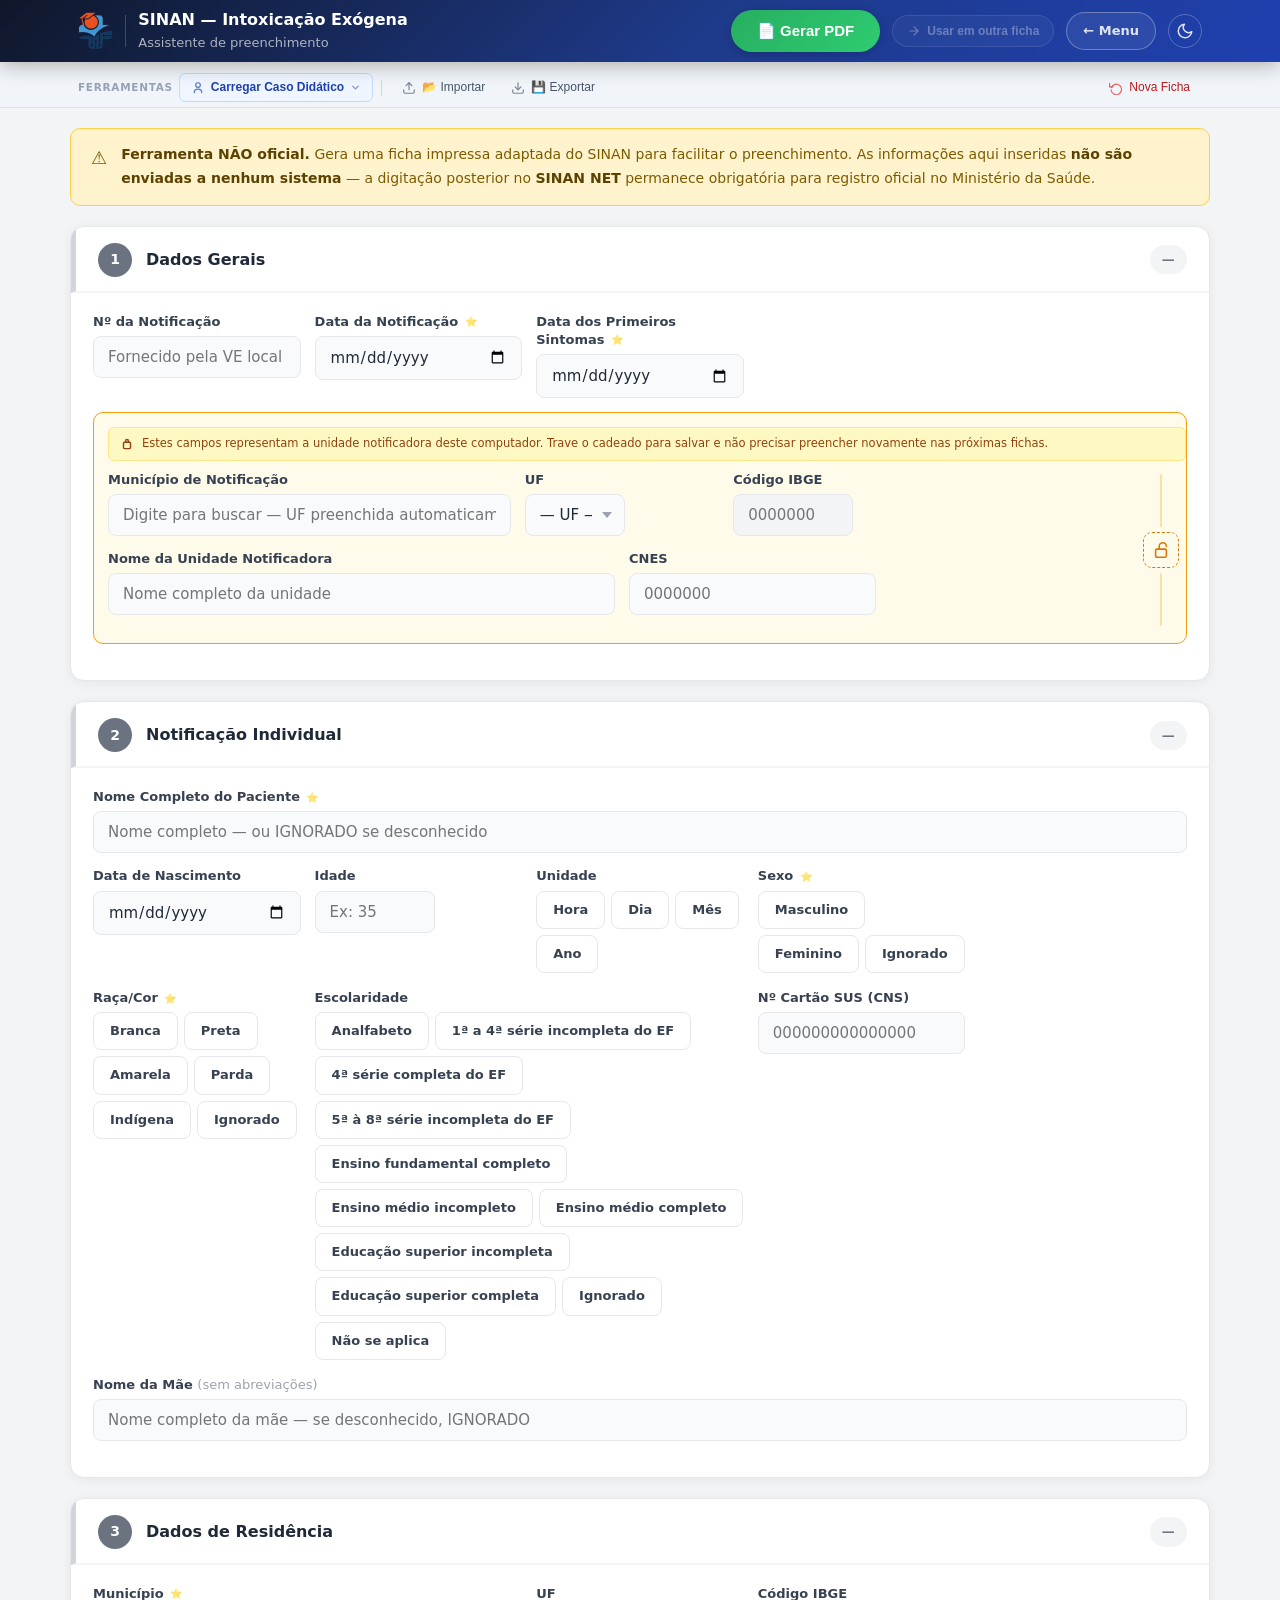
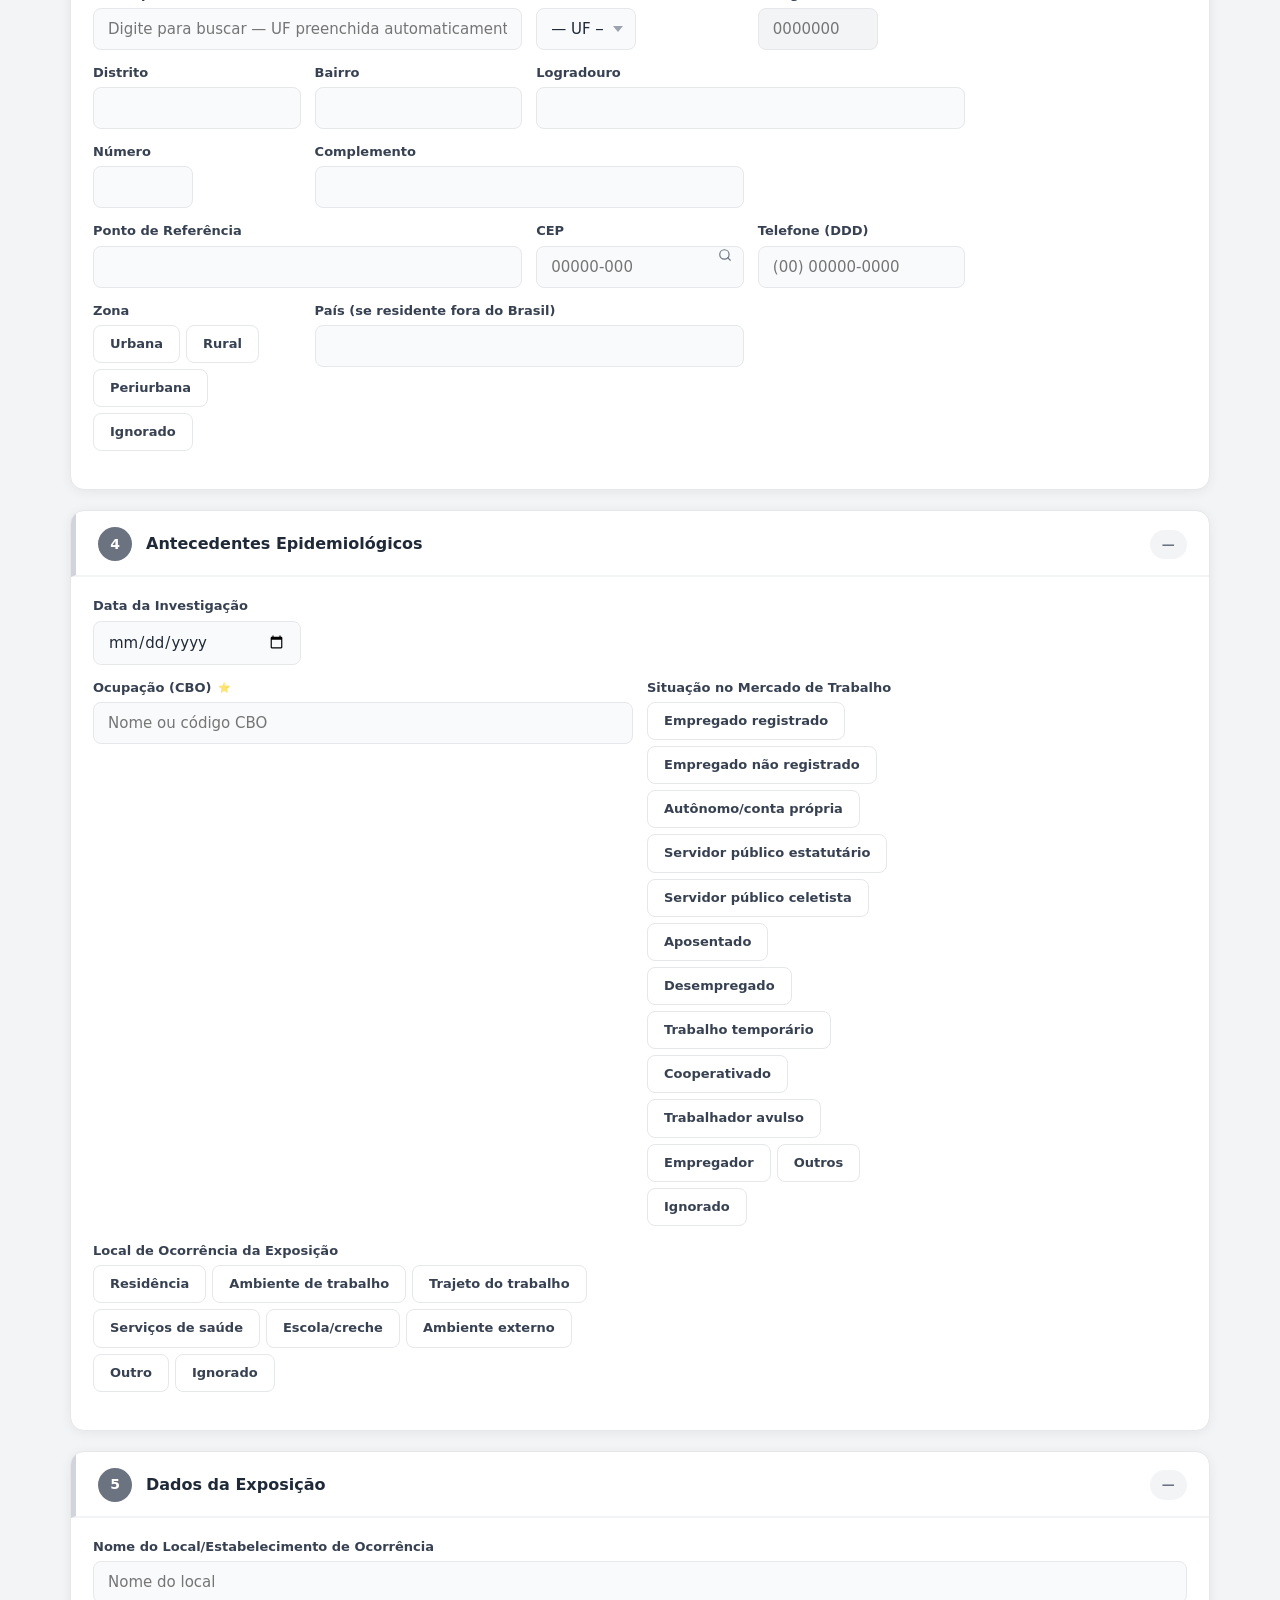
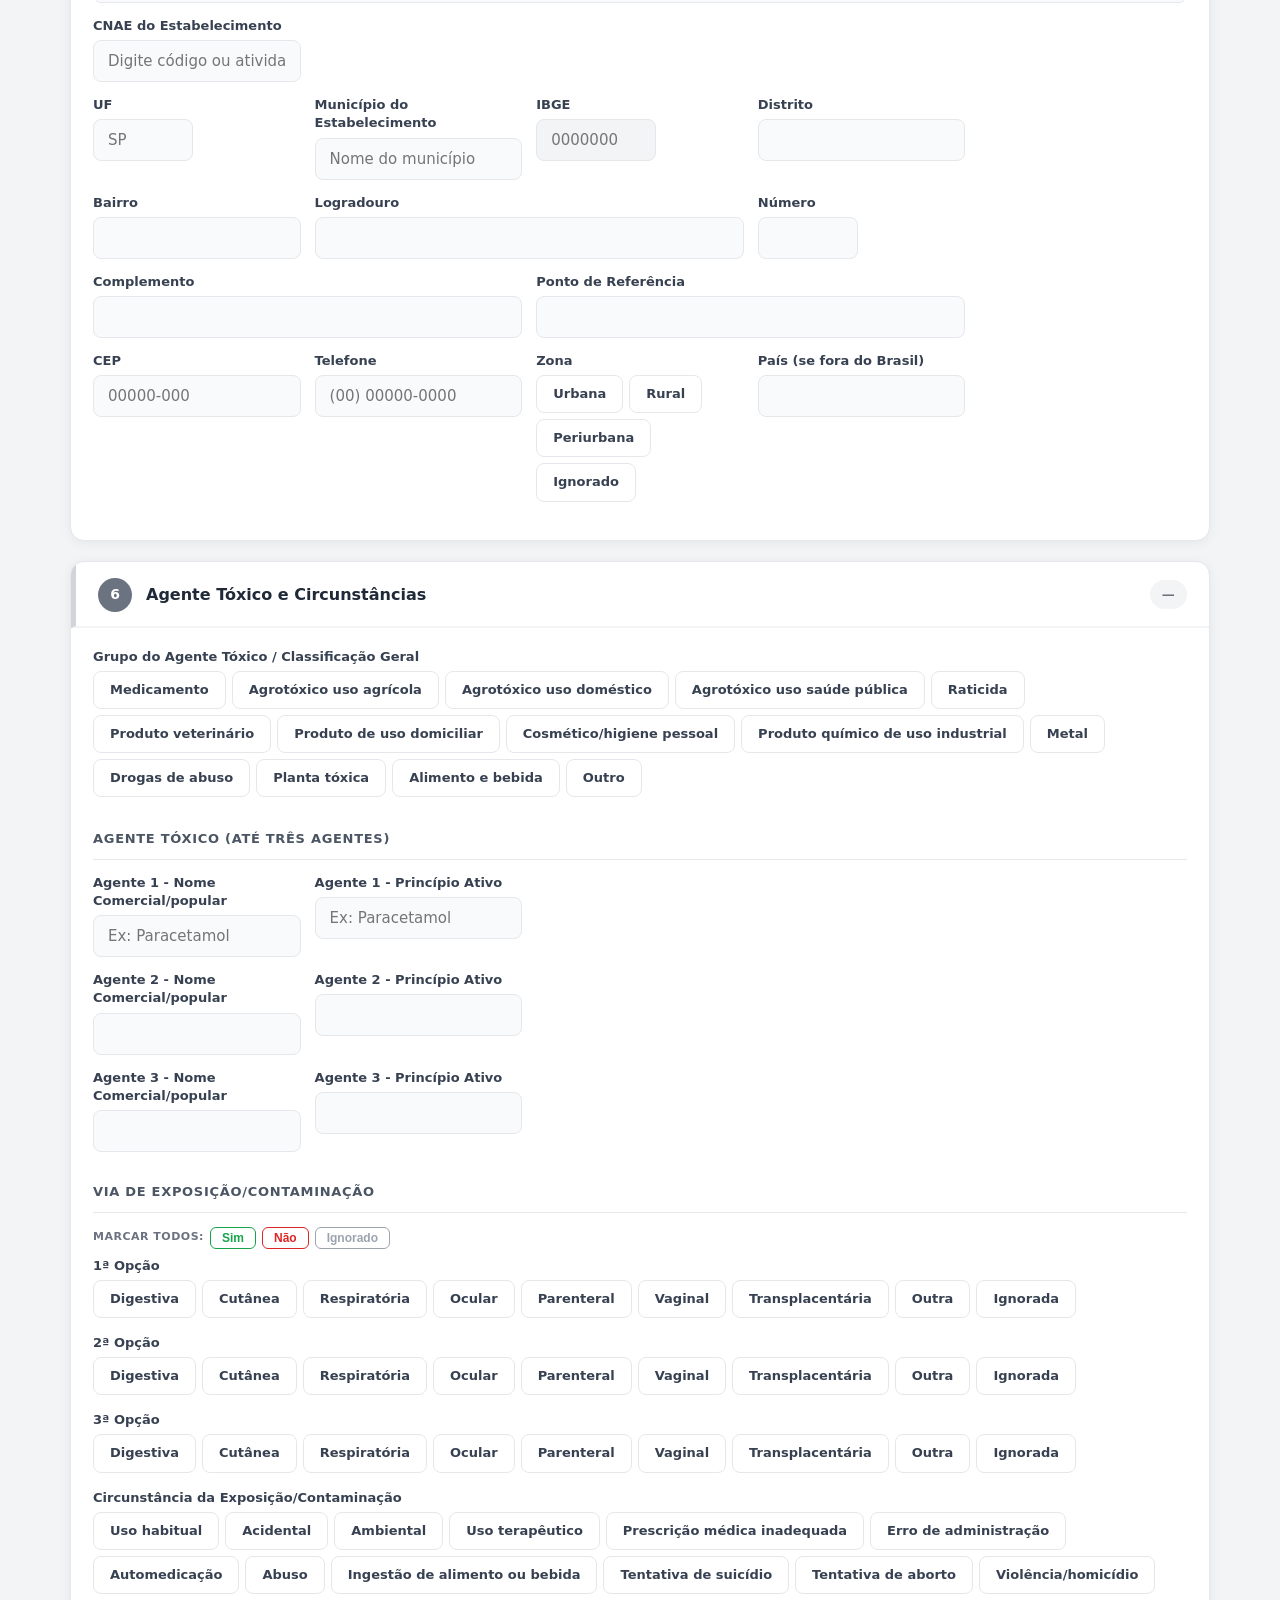
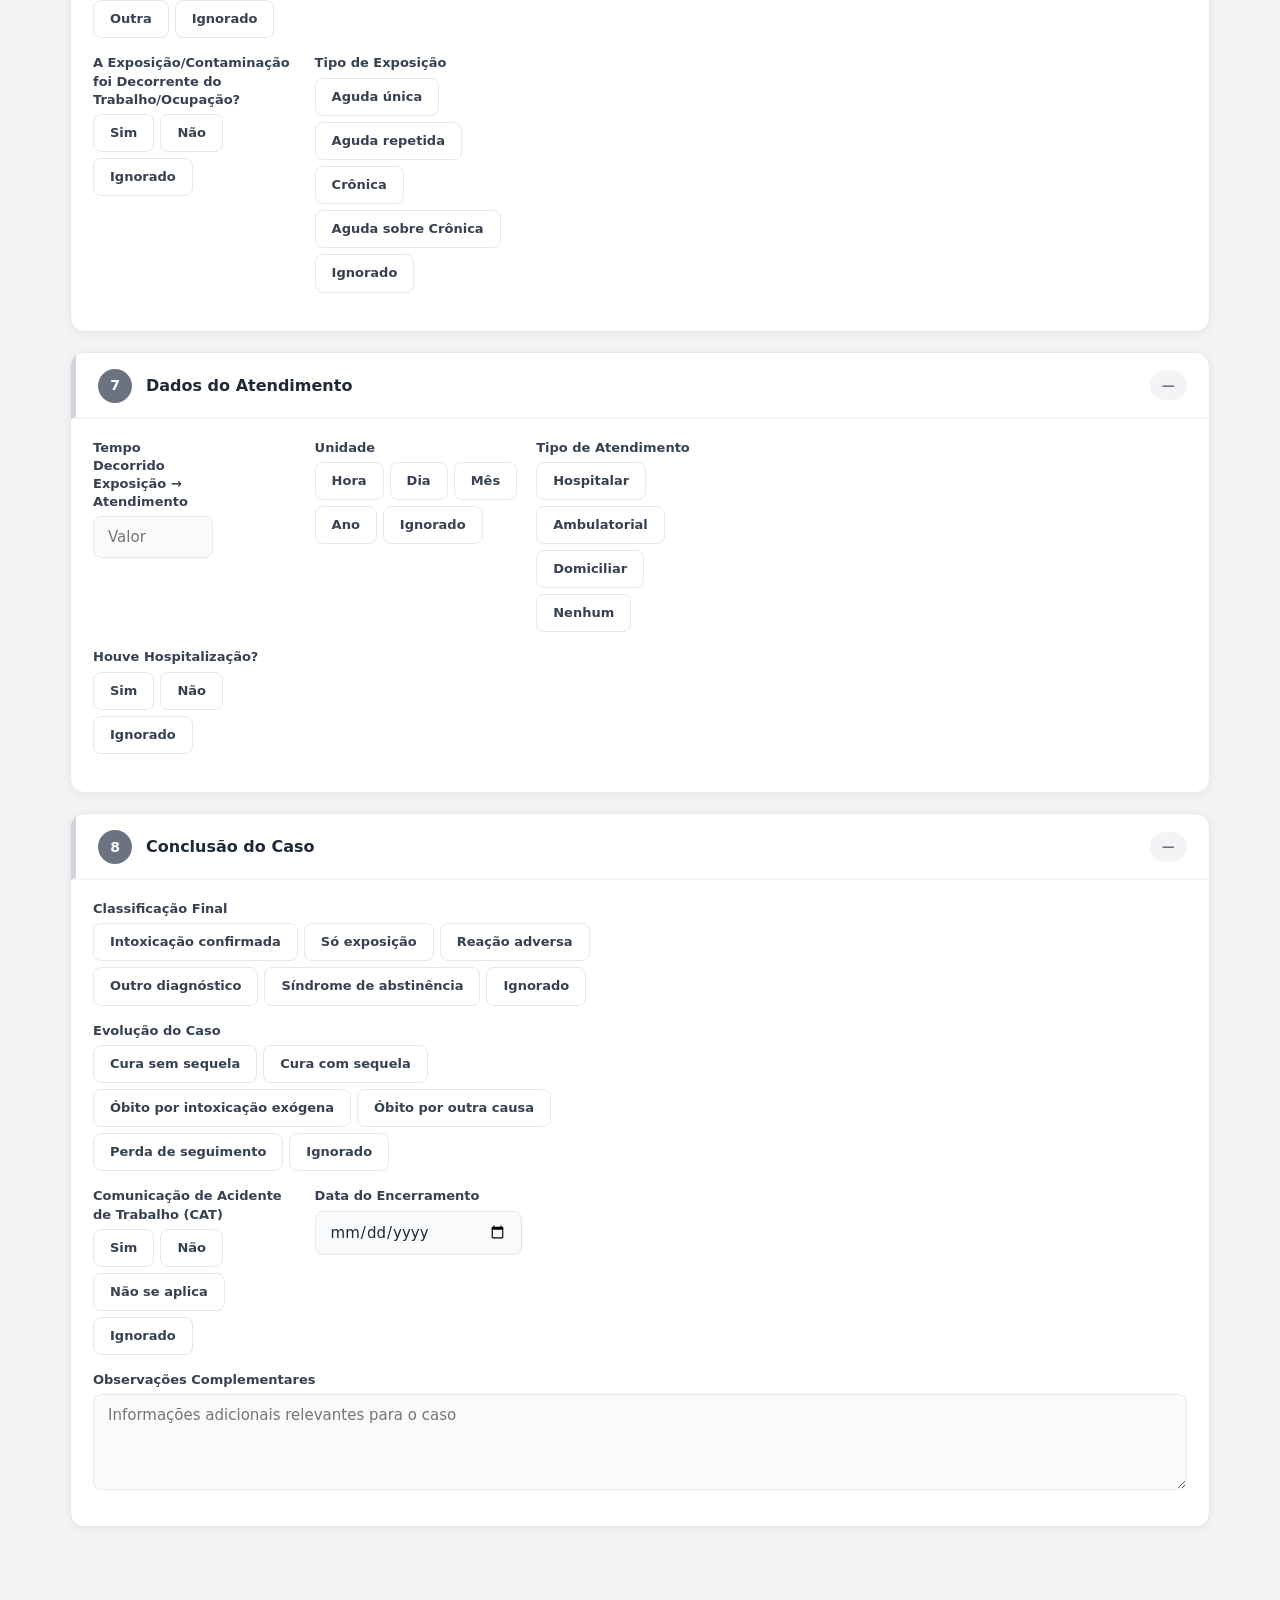
<file: sinan_intoxicacao.html>
﻿<!DOCTYPE html>
<html lang="pt-BR">
<head>
<meta charset="UTF-8">
<meta name="viewport" content="width=device-width, initial-scale=1.0">
<title>SINAN — Intoxicação Exógena | Assistente PET Saúde Digital</title>

<link rel="stylesheet" href="shared.css">
</head>
<body>
<script>
// Dark Mode — aplica antes do paint para evitar flash
(function(){
  var stored = localStorage.getItem('sinan-theme');
  var theme;
  if(stored === 'dark' || stored === 'light'){
    theme = stored;
  } else {
    theme = window.matchMedia && window.matchMedia('(prefers-color-scheme: dark)').matches ? 'dark' : 'light';
  }
  if(theme === 'dark') document.documentElement.setAttribute('data-theme','dark');
})();
function toggleDarkMode(){
  var isDark = document.documentElement.getAttribute('data-theme') === 'dark';
  var next = isDark ? 'light' : 'dark';
  if(next === 'dark') document.documentElement.setAttribute('data-theme','dark');
  else document.documentElement.removeAttribute('data-theme');
  localStorage.setItem('sinan-theme', next);
}
</script>

<!-- ===== STICKY HEADER ===== -->
<header id="hdr">
  <div class="hdr-row">
    <img class="hdr-logo" src="assets/img/pet-saude-logo-png.png" alt="PET Saúde Digital">
    <div class="hdr-vline"></div>
    <div class="hdr-title">
      <h1>SINAN — Intoxicação Exógena</h1>
      <p>Assistente de preenchimento</p>
    </div>
    <button class="hdr-btn" id="btn-gerar" onclick="gerarPDF()">📄 Gerar PDF</button>
    <button class="hdr-btn-transfer btn-disabled" id="btn-transfer" onclick="clickTransfer()" title="Transferir dados preenchidos para outra ficha">
      <svg width="14" height="14" viewBox="0 0 24 24" fill="none" stroke="currentColor" stroke-width="2" stroke-linecap="round" stroke-linejoin="round"><path d="M5 12h14M12 5l7 7-7 7"/></svg>
      Usar em outra ficha
    </button>
    <a class="hdr-back" href="index.html">&#8592; Menu</a>
    <button class="dm-toggle" id="dm-toggle" onclick="toggleDarkMode()" title="Alternar modo escuro">
      <svg class="ico-moon" viewBox="0 0 24 24" fill="none" stroke="currentColor" stroke-width="2" stroke-linecap="round" stroke-linejoin="round"><path d="M21 12.79A9 9 0 1111.21 3a7 7 0 009.79 9.79z"/></svg>
      <svg class="ico-sun" viewBox="0 0 24 24" fill="none" stroke="currentColor" stroke-width="2" stroke-linecap="round" stroke-linejoin="round"><circle cx="12" cy="12" r="5"/><line x1="12" y1="1" x2="12" y2="3"/><line x1="12" y1="21" x2="12" y2="23"/><line x1="4.22" y1="4.22" x2="5.64" y2="5.64"/><line x1="18.36" y1="18.36" x2="19.78" y2="19.78"/><line x1="1" y1="12" x2="3" y2="12"/><line x1="21" y1="12" x2="23" y2="12"/><line x1="4.22" y1="19.78" x2="5.64" y2="18.36"/><line x1="18.36" y1="5.64" x2="19.78" y2="4.22"/></svg>
    </button>
  </div>
</header>
<div id="prog-bar-strip"><div id="prog-bar-fill"></div></div>

<div id="tools-bar">
  <div class="tools-inner">
    <div class="tb-group">
      <span class="tools-label">Ferramentas</span>
      <div class="tb-dd" id="dd-pac">
        <button class="tb-btn" id="btn-pac-menu" onclick="togglePacMenu(event)" style="background:#eff6ff;border-color:#bfdbfe;color:#1e40af;font-weight:700">
          <svg width="14" height="14" viewBox="0 0 24 24" fill="none" stroke="currentColor" stroke-width="2" stroke-linecap="round" stroke-linejoin="round"><circle cx="12" cy="7" r="4"/><path d="M5.5 20c0-3.5 2.9-6 6.5-6s6.5 2.5 6.5 6"/></svg>
          Carregar Caso Didático
          <svg width="11" height="11" viewBox="0 0 24 24" fill="none" stroke="currentColor" stroke-width="2.5" stroke-linecap="round" stroke-linejoin="round" style="opacity:.55"><polyline points="6,9 12,15 18,9"/></svg>
        </button>
        <div class="tb-menu" id="pac-menu"></div>
      </div>
      <span class="tb-sep"></span>
      <button class="tb-btn" onclick="document.getElementById('f-import').click()" title="Importar rascunho salvo (.json)">
        <svg width="14" height="14" viewBox="0 0 24 24" fill="none" stroke="currentColor" stroke-width="2" stroke-linecap="round" stroke-linejoin="round"><path d="M21 15v4a2 2 0 0 1-2 2H5a2 2 0 0 1-2-2v-4"/><polyline points="17,8 12,3 7,8"/><line x1="12" y1="3" x2="12" y2="15"/></svg>
        📂 Importar
      </button>
      <input type="file" id="f-import" accept=".json" style="display:none" onchange="importarRascunho(this)">
      <button class="tb-btn" onclick="exportarRascunho()" title="Salvar rascunho como arquivo .json">
        <svg width="14" height="14" viewBox="0 0 24 24" fill="none" stroke="currentColor" stroke-width="2" stroke-linecap="round" stroke-linejoin="round"><path d="M21 15v4a2 2 0 0 1-2 2H5a2 2 0 0 1-2-2v-4"/><polyline points="7,10 12,15 17,10"/><line x1="12" y1="15" x2="12" y2="3"/></svg>
        💾 Exportar
      </button>
    </div>
    <div class="tb-group">
      <button class="tb-btn tb-danger" onclick="abrirModalNova()">
        <svg width="14" height="14" viewBox="0 0 24 24" fill="none" stroke="currentColor" stroke-width="2" stroke-linecap="round" stroke-linejoin="round"><polyline points="1,4 1,10 7,10"/><path d="M3.51 15a9 9 0 1 0 .49-3.5"/></svg>
        Nova Ficha
      </button>
    </div>
  </div>
</div>

<div class="wrapper">

<!-- DISCLAIMER -->
<div class="banner-warn">
  <span style="font-size:18px;flex-shrink:0">⚠️</span>
  <div><strong>Ferramenta NÃO oficial.</strong> Gera uma ficha impressa adaptada do SINAN para facilitar o preenchimento. As informações aqui inseridas <strong>não são enviadas a nenhum sistema</strong> — a digitação posterior no <strong>SINAN NET</strong> permanece obrigatória para registro oficial no Ministério da Saúde.</div>
</div>

<!-- =========================================================
  SEÇÃO 1 — DADOS GERAIS
========================================================= -->
<div class="sec" id="sec1">
  <div class="sec-hdr">
    <div class="sec-num">1</div>
    <div class="sec-info">
      <h3>Dados Gerais</h3>
    </div>
    <span class="sec-badge badge-empty" id="badge1">—</span>
  </div>
  <div class="sec-body">

    <div class="row">
      <div class="fld">
        <label>Nº da Notificação</label>
        <input type="text" id="f_num_notif" placeholder="Fornecido pela VE local">
      </div>
      <div class="fld">
        <label>Data da Notificação <span class="req-star">⭐</span></label>
        <input type="date" id="f_data_notif" data-ess data-label="Data da notificação">
      </div>
      <div class="fld">
        <label>Data dos Primeiros Sintomas <span class="req-star">⭐</span></label>
        <input type="date" id="f_data_sintomas" data-ess data-label="Data dos primeiros sintomas">
      </div>
    </div>

    <div class="lock-grp" id="lock-grp-notif">
      <div class="lock-hint">
        <svg width="14" height="14" viewBox="0 0 20 20" fill="none" stroke="currentColor" stroke-width="2" stroke-linecap="round" style="flex-shrink:0;margin-top:1px"><rect x="5" y="9" width="10" height="9" rx="1.5"/><path d="M8 9V7a2 2 0 014 0v2"/></svg>
        <span class="lock-hint-txt">Estes campos representam a unidade notificadora deste computador. Trave o cadeado para salvar e não precisar preencher novamente nas próximas fichas.</span>
      </div>
      <div class="lock-inner">
        <div class="lock-fields">
    <div class="row">
      <div class="fld col-2">
        <label>Município de Notificação</label>
        <div class="ac-wrap">
          <input type="text" id="f_mun_notif" placeholder="Digite para buscar — UF preenchida automaticamente" data-caps autocomplete="off">
          <div class="ac-drop" id="f_mun_notif-drop"></div>
        </div>
      </div>
      <div class="fld" style="max-width:100px">
        <label>UF</label>
        <select id="f_uf_notif"></select>
      </div>
      <div class="fld" style="max-width:120px">
        <label>Código IBGE</label>
        <input type="text" id="f_ibge_notif" maxlength="7" placeholder="0000000" readonly>
      </div>
    </div>

    <div class="row row-wide">
      <div class="fld col-2">
        <label>Nome da Unidade Notificadora</label>
        <input type="text" id="f_nome_un" placeholder="Nome completo da unidade" data-caps>
      </div>
      <div class="fld">
        <label>CNES</label>
        <input type="text" id="f_cnes" maxlength="7" placeholder="0000000">
      </div>
    </div>
        </div>
        <div class="lock-rail">
          <div class="lock-seg"></div>
          <button type="button" class="lock-btn-rail" onclick="toggleUnitLock()" title="Travar dados da unidade notificadora neste computador">
            <svg class="lock-ico-open" width="18" height="18" viewBox="0 0 20 20" fill="none" stroke="currentColor" stroke-width="1.8" stroke-linecap="round"><rect x="4" y="9" width="12" height="9" rx="1.5"/><path d="M8 9V6a4 4 0 018 0"/></svg>
            <svg class="lock-ico-closed" width="18" height="18" viewBox="0 0 20 20" fill="none" stroke="currentColor" stroke-width="1.8" stroke-linecap="round"><rect x="4" y="9" width="12" height="9" rx="1.5"/><path d="M7 9V6a3 3 0 016 0v3"/></svg>
          </button>
          <div class="lock-seg"></div>
        </div>
      </div>
    </div>

  </div>
</div>

<!-- =========================================================
  SEÇÃO 2 — NOTIFICAÇÃO INDIVIDUAL
========================================================= -->
<div class="sec" id="sec2">
  <div class="sec-hdr">
    <div class="sec-num">2</div>
    <div class="sec-info">
      <h3>Notificação Individual</h3>
    </div>
    <span class="sec-badge badge-empty" id="badge2">—</span>
  </div>
  <div class="sec-body">

    <div class="row row-full">
      <div class="fld">
        <label>Nome Completo do Paciente <span class="req-star">⭐</span></label>
        <input type="text" id="f_nome" placeholder="Nome completo — ou IGNORADO se desconhecido" data-caps data-ess data-label="Nome do paciente">
      </div>
    </div>

    <div class="row">
      <div class="fld">
        <label>Data de Nascimento</label>
        <input type="date" id="f_nasc">
      </div>
      <div class="fld" style="max-width:120px">
        <label>Idade</label>
        <input type="number" id="f_idade_val" min="0" max="999" placeholder="Ex: 35">
      </div>
      <div class="fld">
        <label>Unidade</label>
        <div class="pills" id="grp_idade_un" data-hidden="f_idade_un">
          <label class="pill" data-val="1"><input type="radio" name="idade_un" value="1"> Hora</label>
          <label class="pill" data-val="2"><input type="radio" name="idade_un" value="2"> Dia</label>
          <label class="pill" data-val="3"><input type="radio" name="idade_un" value="3"> Mês</label>
          <label class="pill" data-val="4"><input type="radio" name="idade_un" value="4"> Ano</label>
        </div>
        <input type="hidden" id="f_idade_un">
      </div>
      <div class="fld">
        <label>Sexo <span class="req-star">⭐</span></label>
        <div class="pills" id="grp_sexo">
          <label class="pill" data-val="M"><input type="radio" name="sexo" value="M" onchange="onSexoChange()"> Masculino</label>
          <label class="pill" data-val="F"><input type="radio" name="sexo" value="F" onchange="onSexoChange()"> Feminino</label>
          <label class="pill" data-val="I"><input type="radio" name="sexo" value="I" onchange="onSexoChange()"> Ignorado</label>
        </div>
      </div>
    </div>

    <div id="row_gest" style="display:none" class="row">
      <div class="fld col-2">
        <label>Gestante</label>
        <div class="pills" id="grp_gest" data-hidden="f_gest">
          <label class="pill" data-val="1"><input type="radio" name="gest" value="1"> 1ºTrimestre</label>
          <label class="pill" data-val="2"><input type="radio" name="gest" value="2"> 2ºTrimestre</label>
          <label class="pill" data-val="3"><input type="radio" name="gest" value="3"> 3ºTrimestre</label>
          <label class="pill" data-val="4"><input type="radio" name="gest" value="4"> Idade gestacional Ignorada</label>
          <label class="pill" data-val="5"><input type="radio" name="gest" value="5"> Não</label>
          <label class="pill" data-val="6"><input type="radio" name="gest" value="6"> Não se aplica</label>
          <label class="pill" data-val="9"><input type="radio" name="gest" value="9"> Ignorado</label>
        </div>
        <input type="hidden" id="f_gest">
      </div>
    </div>

    <div class="row">
      <div class="fld">
        <label>Raça/Cor <span class="req-star">⭐</span></label>
        <div class="pills" id="grp_raca" data-hidden="f_raca">
          <label class="pill" data-val="1"><input type="radio" name="raca" value="1"> Branca</label>
          <label class="pill" data-val="2"><input type="radio" name="raca" value="2"> Preta</label>
          <label class="pill" data-val="3"><input type="radio" name="raca" value="3"> Amarela</label>
          <label class="pill" data-val="4"><input type="radio" name="raca" value="4"> Parda</label>
          <label class="pill" data-val="5"><input type="radio" name="raca" value="5"> Indígena</label>
          <label class="pill" data-val="9"><input type="radio" name="raca" value="9"> Ignorado</label>
        </div>
        <input type="hidden" id="f_raca" data-ess data-label="Raça/Cor">
      </div>
      <div class="fld col-2">
        <label>Escolaridade</label>
        <div class="pills" id="grp_escol" data-hidden="f_escol">
          <label class="pill" data-val="0"><input type="radio" name="escol" value="0"> Analfabeto</label>
          <label class="pill" data-val="1"><input type="radio" name="escol" value="1"> 1ª a 4ª série incompleta do EF</label>
          <label class="pill" data-val="2"><input type="radio" name="escol" value="2"> 4ª série completa do EF</label>
          <label class="pill" data-val="3"><input type="radio" name="escol" value="3"> 5ª à 8ª série incompleta do EF</label>
          <label class="pill" data-val="4"><input type="radio" name="escol" value="4"> Ensino fundamental completo</label>
          <label class="pill" data-val="5"><input type="radio" name="escol" value="5"> Ensino médio incompleto</label>
          <label class="pill" data-val="6"><input type="radio" name="escol" value="6"> Ensino médio completo</label>
          <label class="pill" data-val="7"><input type="radio" name="escol" value="7"> Educação superior incompleta</label>
          <label class="pill" data-val="8"><input type="radio" name="escol" value="8"> Educação superior completa</label>
          <label class="pill" data-val="9"><input type="radio" name="escol" value="9"> Ignorado</label>
          <label class="pill" data-val="10"><input type="radio" name="escol" value="10"> Não se aplica</label>
        </div>
        <input type="hidden" id="f_escol">
      </div>
      <div class="fld">
        <label>Nº Cartão SUS (CNS)</label>
        <input type="text" id="f_sus" maxlength="15" placeholder="000000000000000">
      </div>
    </div>

    <div class="row row-full">
      <div class="fld">
        <label>Nome da Mãe <span style="font-weight:400;color:#9ca3af">(sem abreviações)</span></label>
        <input type="text" id="f_mae" placeholder="Nome completo da mãe — se desconhecido, IGNORADO" data-caps>
      </div>
    </div>

  </div>
</div>

<!-- =========================================================
  SEÇÃO 3 — DADOS DE RESIDÊNCIA
========================================================= -->
<div class="sec" id="sec3">
  <div class="sec-hdr">
    <div class="sec-num">3</div>
    <div class="sec-info">
      <h3>Dados de Residência</h3>
    </div>
    <span class="sec-badge badge-empty" id="badge3">—</span>
  </div>
  <div class="sec-body">
    <div class="row">
      <div class="fld col-2">
        <label>Município <span class="req-star">⭐</span></label>
        <div class="ac-wrap">
          <input type="text" id="f_mun_res" data-ess data-label="Município de residência" placeholder="Digite para buscar — UF preenchida automaticamente" data-caps autocomplete="off">
          <div class="ac-drop" id="f_mun_res-drop"></div>
        </div>
      </div>
      <div class="fld" style="max-width:100px">
        <label>UF</label>
        <select id="f_uf_res"></select>
      </div>
      <div class="fld" style="max-width:120px">
        <label>Código IBGE</label>
        <input type="text" id="f_ibge_res" maxlength="7" placeholder="0000000" readonly>
      </div>
    </div>
    <div class="row">
      <div class="fld">
        <label>Distrito</label>
        <input type="text" id="f_dist_res" data-caps>
      </div>
      <div class="fld">
        <label>Bairro</label>
        <input type="text" id="f_bairro_res" data-caps>
      </div>
      <div class="fld col-2">
        <label>Logradouro</label>
        <input type="text" id="f_logr_res" data-caps>
      </div>
    </div>
    <div class="row">
      <div class="fld" style="max-width:100px">
        <label>Número</label>
        <input type="text" id="f_num_res">
      </div>
      <div class="fld col-2">
        <label>Complemento</label>
        <input type="text" id="f_compl_res" data-caps>
      </div>
    </div>
    <div class="row">
      <div class="fld col-2">
        <label>Ponto de Referência</label>
        <input type="text" id="f_pref_res" data-caps>
      </div>
      <div class="fld">
        <label>CEP</label>
        <input type="text" id="f_cep" maxlength="9" placeholder="00000-000">
      </div>
      <div class="fld">
        <label>Telefone (DDD)</label>
        <input type="text" id="f_tel_res" placeholder="(00) 00000-0000">
      </div>
    </div>
    <div class="row">
      <div class="fld">
        <label>Zona</label>
        <div class="pills" id="grp_zona_res" data-hidden="f_zona_res">
          <label class="pill" data-val="1"><input type="radio" name="zona_res" value="1"> Urbana</label>
          <label class="pill" data-val="2"><input type="radio" name="zona_res" value="2"> Rural</label>
          <label class="pill" data-val="3"><input type="radio" name="zona_res" value="3"> Periurbana</label>
          <label class="pill" data-val="9"><input type="radio" name="zona_res" value="9"> Ignorado</label>
        </div>
        <input type="hidden" id="f_zona_res">
      </div>
      <div class="fld col-2">
        <label>País (se residente fora do Brasil)</label>
        <input type="text" id="f_pais_res" data-caps>
      </div>
    </div>
  </div>
</div>

<!-- =========================================================
  SEÇÃO 4 — ANTECEDENTES EPIDEMIOLÓGICOS
========================================================= -->
<div class="sec" id="sec4">
  <div class="sec-hdr">
    <div class="sec-num">4</div>
    <div class="sec-info">
      <h3>Antecedentes Epidemiológicos</h3>
    </div>
    <span class="sec-badge badge-empty" id="badge4">—</span>
  </div>
  <div class="sec-body">

    <div class="row">
      <div class="fld">
        <label>Data da Investigação</label>
        <input type="date" id="f_data_investigacao">
      </div>
    </div>

    <div class="row row-wide">
      <div class="fld col-2">
        <label>Ocupação (CBO) <span class="req-star">⭐</span></label>
        <div class="ac-wrap">
          <input type="text" id="f_ocupacao" data-caps data-ess data-label="Ocupação CBO" autocomplete="off" placeholder="Nome ou código CBO">
          <div class="ac-drop" id="f_ocupacao-drop"></div>
        </div>
        <span id="f_ocupacao_hint" style="font-size:12px;color:#2563eb;margin-top:4px;display:none;line-height:1.4;font-weight:600"></span>
      </div>
      <div class="fld">
        <label>Situação no Mercado de Trabalho</label>
        <div class="pills" id="grp_sit_mercado" data-hidden="f_sit_mercado">
          <label class="pill" data-val="01"><input type="radio" name="sit_mercado" value="01"> Empregado registrado</label>
          <label class="pill" data-val="02"><input type="radio" name="sit_mercado" value="02"> Empregado não registrado</label>
          <label class="pill" data-val="03"><input type="radio" name="sit_mercado" value="03"> Autônomo/conta própria</label>
          <label class="pill" data-val="04"><input type="radio" name="sit_mercado" value="04"> Servidor público estatutário</label>
          <label class="pill" data-val="05"><input type="radio" name="sit_mercado" value="05"> Servidor público celetista</label>
          <label class="pill" data-val="06"><input type="radio" name="sit_mercado" value="06"> Aposentado</label>
          <label class="pill" data-val="07"><input type="radio" name="sit_mercado" value="07"> Desempregado</label>
          <label class="pill" data-val="08"><input type="radio" name="sit_mercado" value="08"> Trabalho temporário</label>
          <label class="pill" data-val="09"><input type="radio" name="sit_mercado" value="09"> Cooperativado</label>
          <label class="pill" data-val="10"><input type="radio" name="sit_mercado" value="10"> Trabalhador avulso</label>
          <label class="pill" data-val="11"><input type="radio" name="sit_mercado" value="11"> Empregador</label>
          <label class="pill" data-val="12"><input type="radio" name="sit_mercado" value="12"> Outros</label>
          <label class="pill" data-val="99"><input type="radio" name="sit_mercado" value="99"> Ignorado</label>
        </div>
        <input type="hidden" id="f_sit_mercado">
      </div>
    </div>
    <div id="box_sit_mercado_outro" style="display:none; margin-bottom:14px">
      <div class="fld">
        <label>Especificar "Outros"</label>
        <input type="text" id="f_sit_mercado_outro" data-caps placeholder="Qual situação?">
      </div>
    </div>

    <div class="row row-wide">
      <div class="fld col-2">
        <label>Local de Ocorrência da Exposição</label>
        <div class="pills" id="grp_local_exposicao" data-hidden="f_local_exposicao">
          <label class="pill"><input type="radio" name="local_exposicao" value="1"> Residência</label>
          <label class="pill"><input type="radio" name="local_exposicao" value="2"> Ambiente de trabalho</label>
          <label class="pill"><input type="radio" name="local_exposicao" value="3"> Trajeto do trabalho</label>
          <label class="pill"><input type="radio" name="local_exposicao" value="4"> Serviços de saúde</label>
          <label class="pill"><input type="radio" name="local_exposicao" value="5"> Escola/creche</label>
          <label class="pill"><input type="radio" name="local_exposicao" value="6"> Ambiente externo</label>
          <label class="pill"><input type="radio" name="local_exposicao" value="7"> Outro</label>
          <label class="pill"><input type="radio" name="local_exposicao" value="9"> Ignorado</label>
        </div>
        <input type="hidden" id="f_local_exposicao">
      </div>
      <div class="fld" id="box_local_exposicao_outro" style="display:none">
        <label>Especificar "Outro"</label>
        <input type="text" id="f_local_exposicao_outro" data-caps placeholder="Qual local?">
      </div>
    </div>

  </div>
</div>

<!-- =========================================================
  SEÇÃO 5 — DADOS DA EXPOSIÇÃO (ESTABELECIMENTO)
========================================================= -->
<div class="sec" id="sec5">
  <div class="sec-hdr">
    <div class="sec-num">5</div>
    <div class="sec-info">
      <h3>Dados da Exposição</h3>
    </div>
    <span class="sec-badge badge-empty" id="badge5">—</span>
  </div>
  <div class="sec-body">

    <div class="row row-full">
      <div class="fld">
        <label>Nome do Local/Estabelecimento de Ocorrência</label>
        <input type="text" id="f_exposicao_nome_local" data-caps placeholder="Nome do local">
      </div>
    </div>

    <div class="row">
      <div class="fld">
        <label>CNAE do Estabelecimento</label>
        <div class="ac-wrap">
          <input type="text" id="f_exposicao_cnae" placeholder="Digite código ou atividade..." autocomplete="off">
          <div class="ac-drop" id="f_exposicao_cnae-drop"></div>
        </div>
        <span id="f_exposicao_cnae_hint" style="font-size:12px;color:#2563eb;margin-top:4px;display:none;line-height:1.4;font-weight:600"></span>
      </div>
    </div>

    <div class="row">
      <div class="fld" style="max-width:100px">
        <label>UF</label>
        <input type="text" id="f_exposicao_uf" maxlength="2" data-caps placeholder="SP">
      </div>
      <div class="fld">
        <label>Município do Estabelecimento</label>
        <div class="ac-wrap">
          <input type="text" id="f_exposicao_mun" data-caps placeholder="Nome do município" autocomplete="off">
          <div class="ac-drop" id="f_exposicao_mun-drop"></div>
        </div>
      </div>
      <div class="fld" style="max-width:120px">
        <label>IBGE</label>
        <input type="text" id="f_exposicao_ibge" maxlength="7" placeholder="0000000" readonly>
      </div>
      <div class="fld">
        <label>Distrito</label>
        <input type="text" id="f_exposicao_dist" data-caps>
      </div>
    </div>

    <div class="row">
      <div class="fld">
        <label>Bairro</label>
        <input type="text" id="f_exposicao_bairro" data-caps>
      </div>
      <div class="fld col-2">
        <label>Logradouro</label>
        <input type="text" id="f_exposicao_logr" data-caps>
      </div>
      <div class="fld" style="max-width:100px">
        <label>Número</label>
        <input type="text" id="f_exposicao_num">
      </div>
    </div>

    <div class="row">
      <div class="fld col-2">
        <label>Complemento</label>
        <input type="text" id="f_exposicao_compl" data-caps>
      </div>
      <div class="fld col-2">
        <label>Ponto de Referência</label>
        <input type="text" id="f_exposicao_pref" data-caps>
      </div>
    </div>

    <div class="row">
      <div class="fld">
        <label>CEP</label>
        <input type="text" id="f_exposicao_cep" maxlength="9" placeholder="00000-000">
      </div>
      <div class="fld">
        <label>Telefone</label>
        <input type="text" id="f_exposicao_tel" placeholder="(00) 00000-0000">
      </div>
      <div class="fld">
        <label>Zona</label>
        <div class="pills" id="grp_exposicao_zona">
          <label class="pill" data-val="1"><input type="radio" name="exposicao_zona" value="1"> Urbana</label>
          <label class="pill" data-val="2"><input type="radio" name="exposicao_zona" value="2"> Rural</label>
          <label class="pill" data-val="3"><input type="radio" name="exposicao_zona" value="3"> Periurbana</label>
          <label class="pill" data-val="9"><input type="radio" name="exposicao_zona" value="9"> Ignorado</label>
        </div>
      </div>
      <div class="fld">
        <label>País (se fora do Brasil)</label>
        <input type="text" id="f_exposicao_pais" data-caps>
      </div>
    </div>

  </div>
</div>

<!-- =========================================================
  SEÇÃO 6 — AGENTE TÓXICO E CIRCUNSTÂNCIAS
========================================================= -->
<div class="sec" id="sec6">
  <div class="sec-hdr">
    <div class="sec-num">6</div>
    <div class="sec-info">
      <h3>Agente Tóxico e Circunstâncias</h3>
    </div>
    <span class="sec-badge badge-empty" id="badge6">—</span>
  </div>
  <div class="sec-body">

    <div class="row row-full">
      <div class="fld col-2">
        <label>Grupo do Agente Tóxico / Classificação Geral</label>
        <div class="pills" id="grp_grupo_agente" data-hidden="f_grupo_agente">
          <label class="pill"><input type="radio" name="grupo_agente" value="01"> Medicamento</label>
          <label class="pill"><input type="radio" name="grupo_agente" value="02"> Agrotóxico uso agrícola</label>
          <label class="pill"><input type="radio" name="grupo_agente" value="03"> Agrotóxico uso doméstico</label>
          <label class="pill"><input type="radio" name="grupo_agente" value="04"> Agrotóxico uso saúde pública</label>
          <label class="pill"><input type="radio" name="grupo_agente" value="05"> Raticida</label>
          <label class="pill"><input type="radio" name="grupo_agente" value="06"> Produto veterinário</label>
          <label class="pill"><input type="radio" name="grupo_agente" value="07"> Produto de uso domiciliar</label>
          <label class="pill"><input type="radio" name="grupo_agente" value="08"> Cosmético/higiene pessoal</label>
          <label class="pill"><input type="radio" name="grupo_agente" value="09"> Produto químico de uso industrial</label>
          <label class="pill"><input type="radio" name="grupo_agente" value="10"> Metal</label>
          <label class="pill"><input type="radio" name="grupo_agente" value="11"> Drogas de abuso</label>
          <label class="pill"><input type="radio" name="grupo_agente" value="12"> Planta tóxica</label>
          <label class="pill"><input type="radio" name="grupo_agente" value="13"> Alimento e bebida</label>
          <label class="pill"><input type="radio" name="grupo_agente" value="14"> Outro</label>
        </div>
        <input type="hidden" id="f_grupo_agente">
      </div>
      <div class="fld" id="box_grupo_outro" style="display:none">
        <label>Especificar "Outro"</label>
        <input type="text" id="f_grupo_outro" data-caps placeholder="Qual grupo?">
      </div>
    </div>

    <div class="sublabel">Agente Tóxico (até três agentes)</div>
    <div class="row">
      <div class="fld">
        <label>Agente 1 - Nome Comercial/popular</label>
        <input type="text" id="f_agente1_nome" data-caps placeholder="Ex: Paracetamol">
      </div>
      <div class="fld">
        <label>Agente 1 - Princípio Ativo</label>
        <input type="text" id="f_agente1_principio" data-caps placeholder="Ex: Paracetamol">
      </div>
    </div>
    <div class="row">
      <div class="fld">
        <label>Agente 2 - Nome Comercial/popular</label>
        <input type="text" id="f_agente2_nome" data-caps>
      </div>
      <div class="fld">
        <label>Agente 2 - Princípio Ativo</label>
        <input type="text" id="f_agente2_principio" data-caps>
      </div>
    </div>
    <div class="row">
      <div class="fld">
        <label>Agente 3 - Nome Comercial/popular</label>
        <input type="text" id="f_agente3_nome" data-caps>
      </div>
      <div class="fld">
        <label>Agente 3 - Princípio Ativo</label>
        <input type="text" id="f_agente3_principio" data-caps>
      </div>
    </div>

    <div id="box_agrotoxico" style="display:none">
      <div class="row row-wide">
        <div class="fld col-2">
          <label>Se Agrotóxico, Qual a Finalidade da Utilização</label>
          <div class="pills" id="grp_agrotoxico_finalidade" data-hidden="f_agrotoxico_finalidade">
            <label class="pill"><input type="radio" name="agrotoxico_finalidade" value="1"> Inseticida</label>
            <label class="pill"><input type="radio" name="agrotoxico_finalidade" value="2"> Herbicida</label>
            <label class="pill"><input type="radio" name="agrotoxico_finalidade" value="3"> Carrapaticida</label>
            <label class="pill"><input type="radio" name="agrotoxico_finalidade" value="4"> Raticida</label>
            <label class="pill"><input type="radio" name="agrotoxico_finalidade" value="5"> Fungicida</label>
            <label class="pill"><input type="radio" name="agrotoxico_finalidade" value="6"> Preservante para madeira</label>
            <label class="pill"><input type="radio" name="agrotoxico_finalidade" value="7"> Outro</label>
            <label class="pill"><input type="radio" name="agrotoxico_finalidade" value="9"> Ignorado</label>
          </div>
          <input type="hidden" id="f_agrotoxico_finalidade">
        </div>
        <div class="fld" id="box_agrotoxico_finalidade_outro" style="display:none">
          <label>Especificar "Outro"</label>
          <input type="text" id="f_agrotoxico_finalidade_outro" data-caps placeholder="Qual finalidade?">
        </div>
      </div>

      <div class="sublabel">Atividades Exercidas na Exposição Atual</div>
      <div class="row row-full">
        <div class="fld">
          <label>Atividade 1</label>
          <div class="pills" id="grp_agrotoxico_atividade1" data-hidden="f_agrotoxico_atividade1">
            <label class="pill"><input type="radio" name="agrotoxico_atividade1" value="01"> Diluição</label>
            <label class="pill"><input type="radio" name="agrotoxico_atividade1" value="02"> Pulverização</label>
            <label class="pill"><input type="radio" name="agrotoxico_atividade1" value="03"> Tratamento de sementes</label>
            <label class="pill"><input type="radio" name="agrotoxico_atividade1" value="04"> Armazenagem</label>
            <label class="pill"><input type="radio" name="agrotoxico_atividade1" value="05"> Colheita</label>
            <label class="pill"><input type="radio" name="agrotoxico_atividade1" value="06"> Transporte</label>
            <label class="pill"><input type="radio" name="agrotoxico_atividade1" value="07"> Desinsetização</label>
            <label class="pill"><input type="radio" name="agrotoxico_atividade1" value="08"> Produção/formulação</label>
            <label class="pill"><input type="radio" name="agrotoxico_atividade1" value="09"> Outros</label>
            <label class="pill"><input type="radio" name="agrotoxico_atividade1" value="10"> Não se aplica</label>
            <label class="pill"><input type="radio" name="agrotoxico_atividade1" value="99"> Ignorado</label>
          </div>
          <input type="hidden" id="f_agrotoxico_atividade1">
        </div>
        <div class="fld">
          <label>Atividade 2</label>
          <div class="pills" id="grp_agrotoxico_atividade2" data-hidden="f_agrotoxico_atividade2">
            <label class="pill"><input type="radio" name="agrotoxico_atividade2" value="01"> Diluição</label>
            <label class="pill"><input type="radio" name="agrotoxico_atividade2" value="02"> Pulverização</label>
            <label class="pill"><input type="radio" name="agrotoxico_atividade2" value="03"> Tratamento de sementes</label>
            <label class="pill"><input type="radio" name="agrotoxico_atividade2" value="04"> Armazenagem</label>
            <label class="pill"><input type="radio" name="agrotoxico_atividade2" value="05"> Colheita</label>
            <label class="pill"><input type="radio" name="agrotoxico_atividade2" value="06"> Transporte</label>
            <label class="pill"><input type="radio" name="agrotoxico_atividade2" value="07"> Desinsetização</label>
            <label class="pill"><input type="radio" name="agrotoxico_atividade2" value="08"> Produção/formulação</label>
            <label class="pill"><input type="radio" name="agrotoxico_atividade2" value="09"> Outros</label>
            <label class="pill"><input type="radio" name="agrotoxico_atividade2" value="10"> Não se aplica</label>
            <label class="pill"><input type="radio" name="agrotoxico_atividade2" value="99"> Ignorado</label>
          </div>
          <input type="hidden" id="f_agrotoxico_atividade2">
        </div>
        <div class="fld">
          <label>Atividade 3</label>
          <div class="pills" id="grp_agrotoxico_atividade3" data-hidden="f_agrotoxico_atividade3">
            <label class="pill"><input type="radio" name="agrotoxico_atividade3" value="01"> Diluição</label>
            <label class="pill"><input type="radio" name="agrotoxico_atividade3" value="02"> Pulverização</label>
            <label class="pill"><input type="radio" name="agrotoxico_atividade3" value="03"> Tratamento de sementes</label>
            <label class="pill"><input type="radio" name="agrotoxico_atividade3" value="04"> Armazenagem</label>
            <label class="pill"><input type="radio" name="agrotoxico_atividade3" value="05"> Colheita</label>
            <label class="pill"><input type="radio" name="agrotoxico_atividade3" value="06"> Transporte</label>
            <label class="pill"><input type="radio" name="agrotoxico_atividade3" value="07"> Desinsetização</label>
            <label class="pill"><input type="radio" name="agrotoxico_atividade3" value="08"> Produção/formulação</label>
            <label class="pill"><input type="radio" name="agrotoxico_atividade3" value="09"> Outros</label>
            <label class="pill"><input type="radio" name="agrotoxico_atividade3" value="10"> Não se aplica</label>
            <label class="pill"><input type="radio" name="agrotoxico_atividade3" value="99"> Ignorado</label>
          </div>
          <input type="hidden" id="f_agrotoxico_atividade3">
        </div>
      </div>

      <div class="row">
        <div class="fld">
          <label>Cultura/Lavoura (se agrotóxico de uso agrícola)</label>
          <input type="text" id="f_agrotoxico_cultura" data-caps placeholder="Ex: Soja, Milho...">
        </div>
      </div>
    </div>

    <div class="sublabel">Via de Exposição/Contaminação</div>
    <div class="row row-full">
      <div class="fld">
        <label>1ª Opção</label>
        <div class="pills" id="grp_via_exposicao1" data-hidden="f_via_exposicao1">
          <label class="pill"><input type="radio" name="via_exposicao1" value="1"> Digestiva</label>
          <label class="pill"><input type="radio" name="via_exposicao1" value="2"> Cutânea</label>
          <label class="pill"><input type="radio" name="via_exposicao1" value="3"> Respiratória</label>
          <label class="pill"><input type="radio" name="via_exposicao1" value="4"> Ocular</label>
          <label class="pill"><input type="radio" name="via_exposicao1" value="5"> Parenteral</label>
          <label class="pill"><input type="radio" name="via_exposicao1" value="6"> Vaginal</label>
          <label class="pill"><input type="radio" name="via_exposicao1" value="7"> Transplacentária</label>
          <label class="pill"><input type="radio" name="via_exposicao1" value="8"> Outra</label>
          <label class="pill"><input type="radio" name="via_exposicao1" value="9"> Ignorada</label>
        </div>
        <input type="hidden" id="f_via_exposicao1">
      </div>
      <div class="fld">
        <label>2ª Opção</label>
        <div class="pills" id="grp_via_exposicao2" data-hidden="f_via_exposicao2">
          <label class="pill"><input type="radio" name="via_exposicao2" value="1"> Digestiva</label>
          <label class="pill"><input type="radio" name="via_exposicao2" value="2"> Cutânea</label>
          <label class="pill"><input type="radio" name="via_exposicao2" value="3"> Respiratória</label>
          <label class="pill"><input type="radio" name="via_exposicao2" value="4"> Ocular</label>
          <label class="pill"><input type="radio" name="via_exposicao2" value="5"> Parenteral</label>
          <label class="pill"><input type="radio" name="via_exposicao2" value="6"> Vaginal</label>
          <label class="pill"><input type="radio" name="via_exposicao2" value="7"> Transplacentária</label>
          <label class="pill"><input type="radio" name="via_exposicao2" value="8"> Outra</label>
          <label class="pill"><input type="radio" name="via_exposicao2" value="9"> Ignorada</label>
        </div>
        <input type="hidden" id="f_via_exposicao2">
      </div>
      <div class="fld">
        <label>3ª Opção</label>
        <div class="pills" id="grp_via_exposicao3" data-hidden="f_via_exposicao3">
          <label class="pill"><input type="radio" name="via_exposicao3" value="1"> Digestiva</label>
          <label class="pill"><input type="radio" name="via_exposicao3" value="2"> Cutânea</label>
          <label class="pill"><input type="radio" name="via_exposicao3" value="3"> Respiratória</label>
          <label class="pill"><input type="radio" name="via_exposicao3" value="4"> Ocular</label>
          <label class="pill"><input type="radio" name="via_exposicao3" value="5"> Parenteral</label>
          <label class="pill"><input type="radio" name="via_exposicao3" value="6"> Vaginal</label>
          <label class="pill"><input type="radio" name="via_exposicao3" value="7"> Transplacentária</label>
          <label class="pill"><input type="radio" name="via_exposicao3" value="8"> Outra</label>
          <label class="pill"><input type="radio" name="via_exposicao3" value="9"> Ignorada</label>
        </div>
        <input type="hidden" id="f_via_exposicao3">
      </div>
    </div>

    <div class="row row-full">
      <div class="fld col-2">
        <label>Circunstância da Exposição/Contaminação</label>
        <div class="pills" id="grp_circunstancia_exposicao" data-hidden="f_circunstancia_exposicao">
          <label class="pill"><input type="radio" name="circunstancia_exposicao" value="01"> Uso habitual</label>
          <label class="pill"><input type="radio" name="circunstancia_exposicao" value="02"> Acidental</label>
          <label class="pill"><input type="radio" name="circunstancia_exposicao" value="03"> Ambiental</label>
          <label class="pill"><input type="radio" name="circunstancia_exposicao" value="04"> Uso terapêutico</label>
          <label class="pill"><input type="radio" name="circunstancia_exposicao" value="05"> Prescrição médica inadequada</label>
          <label class="pill"><input type="radio" name="circunstancia_exposicao" value="06"> Erro de administração</label>
          <label class="pill"><input type="radio" name="circunstancia_exposicao" value="07"> Automedicação</label>
          <label class="pill"><input type="radio" name="circunstancia_exposicao" value="08"> Abuso</label>
          <label class="pill"><input type="radio" name="circunstancia_exposicao" value="09"> Ingestão de alimento ou bebida</label>
          <label class="pill"><input type="radio" name="circunstancia_exposicao" value="10"> Tentativa de suicídio</label>
          <label class="pill"><input type="radio" name="circunstancia_exposicao" value="11"> Tentativa de aborto</label>
          <label class="pill"><input type="radio" name="circunstancia_exposicao" value="12"> Violência/homicídio</label>
          <label class="pill"><input type="radio" name="circunstancia_exposicao" value="13"> Outra</label>
          <label class="pill"><input type="radio" name="circunstancia_exposicao" value="99"> Ignorado</label>
        </div>
        <input type="hidden" id="f_circunstancia_exposicao">
      </div>
      <div class="fld" id="box_circunstancia_outra" style="display:none">
        <label>Especificar "Outra"</label>
        <input type="text" id="f_circunstancia_outra" data-caps placeholder="Qual circunstância?">
      </div>
    </div>

    <div class="row">
      <div class="fld">
        <label>A Exposição/Contaminação foi Decorrente do Trabalho/Ocupação?</label>
        <div class="pills" id="grp_exposicao_trabalho">
          <label class="pill" data-val="1"><input type="radio" name="exposicao_trabalho" value="1"> Sim</label>
          <label class="pill" data-val="2"><input type="radio" name="exposicao_trabalho" value="2"> Não</label>
          <label class="pill" data-val="9"><input type="radio" name="exposicao_trabalho" value="9"> Ignorado</label>
        </div>
      </div>
      <div class="fld">
        <label>Tipo de Exposição</label>
        <div class="pills" id="grp_tipo_exposicao">
          <label class="pill" data-val="1"><input type="radio" name="tipo_exposicao" value="1"> Aguda única</label>
          <label class="pill" data-val="2"><input type="radio" name="tipo_exposicao" value="2"> Aguda repetida</label>
          <label class="pill" data-val="3"><input type="radio" name="tipo_exposicao" value="3"> Crônica</label>
          <label class="pill" data-val="4"><input type="radio" name="tipo_exposicao" value="4"> Aguda sobre Crônica</label>
          <label class="pill" data-val="9"><input type="radio" name="tipo_exposicao" value="9"> Ignorado</label>
        </div>
      </div>
    </div>

  </div>
</div>

<!-- =========================================================
  SEÇÃO 7 — DADOS DO ATENDIMENTO
========================================================= -->
<div class="sec" id="sec7">
  <div class="sec-hdr">
    <div class="sec-num">7</div>
    <div class="sec-info">
      <h3>Dados do Atendimento</h3>
    </div>
    <span class="sec-badge badge-empty" id="badge7">—</span>
  </div>
  <div class="sec-body">

    <div class="row">
      <div class="fld" style="max-width:120px">
        <label>Tempo Decorrido Exposição → Atendimento</label>
        <input type="number" id="f_tempo_decorrido_val" min="0" placeholder="Valor">
      </div>
      <div class="fld">
        <label>Unidade</label>
        <div class="pills" id="grp_tempo_decorrido_tipo">
          <label class="pill" data-val="1"><input type="radio" name="tempo_decorrido_tipo" value="1"> Hora</label>
          <label class="pill" data-val="2"><input type="radio" name="tempo_decorrido_tipo" value="2"> Dia</label>
          <label class="pill" data-val="3"><input type="radio" name="tempo_decorrido_tipo" value="3"> Mês</label>
          <label class="pill" data-val="4"><input type="radio" name="tempo_decorrido_tipo" value="4"> Ano</label>
          <label class="pill" data-val="9"><input type="radio" name="tempo_decorrido_tipo" value="9"> Ignorado</label>
        </div>
      </div>
      <div class="fld">
        <label>Tipo de Atendimento</label>
        <div class="pills" id="grp_tipo_atendimento">
          <label class="pill" data-val="1"><input type="radio" name="tipo_atendimento" value="1"> Hospitalar</label>
          <label class="pill" data-val="2"><input type="radio" name="tipo_atendimento" value="2"> Ambulatorial</label>
          <label class="pill" data-val="3"><input type="radio" name="tipo_atendimento" value="3"> Domiciliar</label>
          <label class="pill" data-val="9"><input type="radio" name="tipo_atendimento" value="9"> Nenhum</label>
        </div>
      </div>
    </div>

    <div class="row">
      <div class="fld">
        <label>Houve Hospitalização?</label>
        <div class="pills" id="grp_hospitalizacao">
          <label class="pill" data-val="1"><input type="radio" name="hospitalizacao" value="1" onchange="onHospitalizacao()"> Sim</label>
          <label class="pill" data-val="2"><input type="radio" name="hospitalizacao" value="2" onchange="onHospitalizacao()"> Não</label>
          <label class="pill" data-val="9"><input type="radio" name="hospitalizacao" value="9" onchange="onHospitalizacao()"> Ignorado</label>
        </div>
      </div>
    </div>

    <div id="box_hospitalizacao" style="display:none">
      <div class="row">
        <div class="fld">
          <label>Data da Internação</label>
          <input type="date" id="f_data_internacao">
        </div>
        <div class="fld" style="max-width:100px">
          <label>UF do Atendimento</label>
          <input type="text" id="f_atend_uf" maxlength="2" data-caps placeholder="SP">
        </div>
        <div class="fld">
          <label>Município de Hospitalização</label>
          <div class="ac-wrap">
            <input type="text" id="f_mun_hosp" data-caps placeholder="Nome do município" autocomplete="off">
            <div class="ac-drop" id="f_mun_hosp-drop"></div>
          </div>
        </div>
        <div class="fld" style="max-width:120px">
          <label>IBGE</label>
          <input type="text" id="f_mun_hosp_ibge" maxlength="7" placeholder="0000000" readonly>
        </div>
      </div>
      <div class="row">
        <div class="fld col-2">
          <label>Unidade de Saúde</label>
          <input type="text" id="f_unidade_saude_nome" data-caps placeholder="Nome da unidade">
        </div>
        <div class="fld">
          <label>CNES</label>
          <input type="text" id="f_unidade_saude_cnes" maxlength="7" placeholder="0000000">
        </div>
      </div>
    </div>

  </div>
</div>

<!-- =========================================================
  SEÇÃO 8 — CONCLUSÃO DO CASO
========================================================= -->
<div class="sec" id="sec8">
  <div class="sec-hdr">
    <div class="sec-num">8</div>
    <div class="sec-info">
      <h3>Conclusão do Caso</h3>
    </div>
    <span class="sec-badge badge-empty" id="badge8">—</span>
  </div>
  <div class="sec-body">

    <div class="row row-wide">
      <div class="fld col-2">
        <label>Classificação Final</label>
        <div class="pills" id="grp_classificacao_final" data-hidden="f_classificacao_final">
          <label class="pill"><input type="radio" name="classificacao_final" value="1"> Intoxicação confirmada</label>
          <label class="pill"><input type="radio" name="classificacao_final" value="2"> Só exposição</label>
          <label class="pill"><input type="radio" name="classificacao_final" value="3"> Reação adversa</label>
          <label class="pill"><input type="radio" name="classificacao_final" value="4"> Outro diagnóstico</label>
          <label class="pill"><input type="radio" name="classificacao_final" value="5"> Síndrome de abstinência</label>
          <label class="pill"><input type="radio" name="classificacao_final" value="9"> Ignorado</label>
        </div>
        <input type="hidden" id="f_classificacao_final">
      </div>
    </div>

    <div id="box_intoxicacao_confirmada" style="display:none">
      <div class="row">
        <div class="fld col-2">
          <label>Diagnóstico (texto livre)</label>
          <input type="text" id="f_diag_texto" data-caps placeholder="Descreva o diagnóstico">
        </div>
        <div class="fld">
          <label>CID-10 <span class="req-star">⭐</span></label>
          <div class="ac-wrap">
            <input type="text" id="f_diag_cid" data-caps data-ess data-label="CID-10 do diagnóstico" autocomplete="off" placeholder="Ex: T65.9">
            <div class="ac-drop" id="f_diag_cid-drop"></div>
          </div>
          <span id="f_diag_cid_hint" style="font-size:12px;color:#2563eb;margin-top:4px;display:none;line-height:1.4;font-weight:600"></span>
        </div>
      </div>
      <div class="row">
        <div class="fld">
          <label>Critério de Confirmação</label>
          <div class="pills" id="grp_criterio_confirmacao" data-hidden="f_criterio_confirmacao">
            <label class="pill"><input type="radio" name="criterio_confirmacao" value="1"> Laboratorial</label>
            <label class="pill"><input type="radio" name="criterio_confirmacao" value="2"> Clínico-epidemiológico</label>
            <label class="pill"><input type="radio" name="criterio_confirmacao" value="3"> Clínico</label>
          </div>
          <input type="hidden" id="f_criterio_confirmacao">
        </div>
      </div>
    </div>

    <div class="row row-wide">
      <div class="fld col-2">
        <label>Evolução do Caso</label>
        <div class="pills" id="grp_evolucao" data-hidden="f_evolucao">
          <label class="pill"><input type="radio" name="evolucao" value="1"> Cura sem sequela</label>
          <label class="pill"><input type="radio" name="evolucao" value="2"> Cura com sequela</label>
          <label class="pill"><input type="radio" name="evolucao" value="3"> Óbito por intoxicação exógena</label>
          <label class="pill"><input type="radio" name="evolucao" value="4"> Óbito por outra causa</label>
          <label class="pill"><input type="radio" name="evolucao" value="5"> Perda de seguimento</label>
          <label class="pill"><input type="radio" name="evolucao" value="9"> Ignorado</label>
        </div>
        <input type="hidden" id="f_evolucao">
      </div>
    </div>

    <div id="box_obito" style="display:none" class="row">
      <div class="fld">
        <label>Data do Óbito</label>
        <input type="date" id="f_obito">
      </div>
    </div>

    <div class="row">
      <div class="fld">
        <label>Comunicação de Acidente de Trabalho (CAT)</label>
        <div class="pills" id="grp_cat">
          <label class="pill" data-val="1"><input type="radio" name="cat" value="1"> Sim</label>
          <label class="pill" data-val="2"><input type="radio" name="cat" value="2"> Não</label>
          <label class="pill" data-val="3"><input type="radio" name="cat" value="3"> Não se aplica</label>
          <label class="pill" data-val="9"><input type="radio" name="cat" value="9"> Ignorado</label>
        </div>
      </div>
      <div class="fld">
        <label>Data do Encerramento</label>
        <input type="date" id="f_data_encerramento">
      </div>
    </div>

    <div class="row row-full">
      <div class="fld">
        <label>Observações Complementares</label>
        <textarea id="f_obs" placeholder="Informações adicionais relevantes para o caso" rows="4"></textarea>
      </div>
    </div>

  </div>
</div>

</div><!-- /.wrapper -->

<!-- TOAST -->
<div id="toast"></div>

<!-- CONFIRM MODAL -->
<div id="confirm-modal">
  <div class="cm-box">
    <div class="cm-icon"><svg width="22" height="22" viewBox="0 0 24 24" fill="none" stroke="currentColor" stroke-width="2" stroke-linecap="round" stroke-linejoin="round"><polyline points="1,4 1,10 7,10"/><path d="M3.51 15a9 9 0 1 0 .49-3.5"/></svg></div>
    <h3>Apagar tudo e começar do zero?</h3>
    <p>Todos os dados inseridos serão perdidos. Se quiser preservá-los, use <strong>Exportar Rascunho</strong> antes de continuar.</p>
    <div class="cm-actions">
      <button class="cm-cancel" onclick="fecharModalNova()">Cancelar</button>
      <button class="cm-ok" onclick="novaFichaConfirmado()">Apagar tudo</button>
    </div>
  </div>
</div>

<!-- TRANSFER MODAL -->
<div class="ov" id="ov-transfer">
  <div class="modal" style="max-width:500px">
    <div class="modal-ico">🔁</div>
    <h2>Usar dados em outra ficha</h2>
    <p>Os dados do paciente, notificação e residência já preenchidos serão transferidos automaticamente para a nova ficha. Selecione o destino:</p>
    <div id="transfer-fichas" style="margin-top:16px;display:flex;flex-direction:column;gap:8px"></div>
    <div class="modal-actions">
      <button class="mbtn mbtn-s" onclick="closeModal('ov-transfer')">Cancelar</button>
      <button class="mbtn mbtn-p" id="btn-transfer-ok" onclick="confirmarTransferencia()" style="opacity:.45;pointer-events:none">Continuar →</button>
    </div>
  </div>
</div>

<!-- TRANSFER SEM PDF — aviso -->
<div class="ov" id="ov-transfer-warn">
  <div class="modal" style="max-width:400px">
    <div class="modal-ico">⚠️</div>
    <h2>PDF ainda não gerado</h2>
    <p>Você ainda não gerou o PDF desta ficha. Se prosseguir, os dados desta ficha <strong>não serão salvos em PDF</strong> — apenas transferidos para a próxima.</p>
    <div class="modal-actions">
      <button class="mbtn mbtn-s" onclick="closeModal('ov-transfer-warn')">Voltar e gerar PDF</button>
      <button class="mbtn mbtn-p" onclick="closeModal('ov-transfer-warn');abrirTransferencia()">Transferir mesmo assim</button>
    </div>
  </div>
</div>

<!-- BOTTOM SHEET MOBILE — menu de pacientes fictícios -->
<div id="pac-mob-sheet">
  <div id="pac-mob-backdrop" onclick="closePacSheet()"></div>
  <div id="pac-mob-panel">
    <div class="tb-menu-hdr">Selecione um caso didático</div>
    <div id="pac-mob-list"></div>
  </div>
</div>

<!-- BARRA INFERIOR — visível apenas em mobile -->
<div id="mob-bottom">
  <a id="mob-back-btn" href="index.html">
    <svg width="14" height="14" viewBox="0 0 24 24" fill="none" stroke="currentColor" stroke-width="2.5" stroke-linecap="round" stroke-linejoin="round"><polyline points="15,18 9,12 15,6"/></svg>
    Menu
  </a>
  <button id="mob-pdf-btn" onclick="gerarPDF()">
    <svg width="14" height="14" viewBox="0 0 24 24" fill="none" stroke="currentColor" stroke-width="2" stroke-linecap="round" stroke-linejoin="round"><path d="M14 2H6a2 2 0 0 0-2 2v16a2 2 0 0 0 2 2h12a2 2 0 0 0 2-2V8z"/><polyline points="14,2 14,8 20,8"/><line x1="9" y1="13" x2="15" y2="13"/><line x1="9" y1="17" x2="13" y2="17"/></svg>
    Gerar PDF
  </button>
</div>

<!-- DATA SCRIPTS -->
<script src="data/tb_regiao.js"></script>
<script src="data/tb_uf.js"></script>
<script src="data/tb_municipios.js"></script>
<script src="data/tb_agravo.js"></script>
<script src="data/tb_ocupacao.js"></script>
<script src="data/cbo_sinonimos_map.js"></script>
<script src="data/tb_cnae.js"></script>
<script src="data/casos/pacientes_intoxicacao.js"></script>
<script src="lib/pdf-lib.min.js"></script>

<script>
/*==========================================================
  FICHA INTOXICAÇÃO EXÓGENA — Configuração e funções específicas
==========================================================*/

window.FICHA_NOME = 'intoxicacao';
window.FICHA_TRANSFER_SOURCE = 'intoxicacao';

window.FICHA_PROG_CONFIG = {
  ESS_IDS: {f_data_notif:1,f_data_sintomas:1,f_nome:1,f_raca:1,f_mun_res:1,f_ocupacao:1,f_diag_cid:1},
  ESS_GROUPS: ['sexo'],
  STD_GROUPS: ['cat','exposicao_trabalho','tipo_exposicao','local_exposicao','grupo_agente','via_exposicao1','circunstancia_exposicao','classificacao_final','evolucao'],
  COND_GROUPS: {'agrotoxico_finalidade':'box_agrotoxico','agrotoxico_atividade1':'box_agrotoxico','criterio_confirmacao':'box_intoxicacao_confirmada'},
  PROG_EXCLUDE_IDS: {f_num_notif:1,f_compl_res:1,f_pais_res:1,f_pref_res:1,f_exposicao_compl:1,f_exposicao_pref:1},
  ESS_GROUP_LABELS: {sexo:'Sexo'}
};

window.FICHA_UF_SELECTS = ['f_uf_notif','f_uf_res'];
window.FICHA_MUN_CONFIGS = [
  {suf:'notif', ibge:'f_ibge_notif'},
  {suf:'res',   ibge:'f_ibge_res'},
  {suf:'exposicao', ibge:'f_exposicao_ibge', ufId:'f_exposicao_uf', munId:'f_exposicao_mun'},
  {suf:'hosp', ibge:'f_mun_hosp_ibge', ufId:'f_atend_uf', munId:'f_mun_hosp'}
];
window.FICHA_CID_INPUT_ID = 'f_diag_cid';
window.FICHA_CID_HINT_ID  = 'f_diag_cid_hint';
window.FICHA_CNAE_INPUT_ID = 'f_exposicao_cnae';
window.FICHA_CNAE_HINT_ID  = 'f_exposicao_cnae_hint';
window.FICHA_MOBILE_NUMERIC_IDS = ['f_sus','f_cnes','f_ibge_notif','f_ibge_res','f_cep','f_num_res','f_tempo_decorrido_val','f_unidade_saude_cnes'];
window.FICHA_MOBILE_TEL_IDS = ['f_tel_res','f_exposicao_tel'];
window.FICHA_TRANSFER_MUN_SUFS = ['notif','res'];
window.FICHA_UNIT_IDS = ['f_mun_notif','f_uf_notif','f_ibge_notif','f_nome_un','f_cnes'];
window.FICHA_HIDDEN_BOXES = ['row_gest','box_obito','box_sit_mercado_outro','box_local_exposicao_outro','box_grupo_outro','box_agrotoxico','box_agrotoxico_finalidade_outro','box_circunstancia_outra','box_hospitalizacao','box_intoxicacao_confirmada'];

/*==========================================================
  CONDICIONAIS
==========================================================*/
function onSexoChange(){
  var s = document.querySelector('[name="sexo"]:checked');
  document.getElementById('row_gest').style.display = (s&&s.value==='F')?'grid':'none';
}

function onSitMercadoChange(){
  var sel = document.querySelector('input[name="sit_mercado"]:checked');
  document.getElementById('box_sit_mercado_outro').style.display = (sel && sel.value === '12') ? 'block' : 'none';
}

function onLocalExposicao(){
  var sel = document.getElementById('f_local_exposicao');
  document.getElementById('box_local_exposicao_outro').style.display = (sel.value === '7') ? 'block' : 'none';
}

function onGrupoAgente(){
  var sel = document.getElementById('f_grupo_agente');
  document.getElementById('box_grupo_outro').style.display = (sel.value === '14') ? 'block' : 'none';
  var agro = ['02','03','04'].includes(sel.value);
  document.getElementById('box_agrotoxico').style.display = agro ? 'block' : 'none';
}

function onAgrotoxicoFinalidade(){
  var sel = document.getElementById('f_agrotoxico_finalidade');
  document.getElementById('box_agrotoxico_finalidade_outro').style.display = (sel.value === '7') ? 'block' : 'none';
}

function onCircunstancia(){
  var sel = document.getElementById('f_circunstancia_exposicao');
  document.getElementById('box_circunstancia_outra').style.display = (sel.value === '13') ? 'block' : 'none';
}

function onHospitalizacao(){
  var v = document.querySelector('input[name="hospitalizacao"]:checked');
  document.getElementById('box_hospitalizacao').style.display = (v&&v.value==='1') ? 'block' : 'none';
}

function onClassificacaoFinal(){
  var sel = document.getElementById('f_classificacao_final');
  document.getElementById('box_intoxicacao_confirmada').style.display = (sel.value === '1') ? 'block' : 'none';
}

function onEvolucao(){
  var v = document.getElementById('f_evolucao').value;
  document.getElementById('box_obito').style.display = (v==='3'||v==='4') ? 'grid' : 'none';
}

document.getElementById('f_local_exposicao').addEventListener('change', onLocalExposicao);
document.getElementById('f_grupo_agente').addEventListener('change', onGrupoAgente);
document.getElementById('f_agrotoxico_finalidade').addEventListener('change', onAgrotoxicoFinalidade);
document.getElementById('f_circunstancia_exposicao').addEventListener('change', onCircunstancia);
document.getElementById('f_classificacao_final').addEventListener('change', onClassificacaoFinal);
document.getElementById('f_evolucao').addEventListener('change', onEvolucao);

document.querySelectorAll('input[name="sit_mercado"]').forEach(r => r.addEventListener('change', onSitMercadoChange));

/*==========================================================
  HOOKS
==========================================================*/
window._applyVisibility = function(){
  onSexoChange();
  onSitMercadoChange();
  onLocalExposicao();
  onGrupoAgente();
  onAgrotoxicoFinalidade();
  onCircunstancia();
  onHospitalizacao();
  onClassificacaoFinal();
  onEvolucao();
};

window._onPostClearForm = function(){
  var h = document.getElementById('f_ocupacao_hint'); if(h){h.textContent='';h.style.display='none';}
  var h2 = document.getElementById('f_diag_cid_hint'); if(h2){h2.textContent='';h2.style.display='none';}
  var h3 = document.getElementById('f_exposicao_cnae_hint'); if(h3){h3.textContent='';h3.style.display='none';}
};

window._onPostCarregarPaciente = function(p){
  var ocEl = document.getElementById('f_ocupacao');
  var ocHint = document.getElementById('f_ocupacao_hint');
  if(ocEl && ocHint && ocEl.value && window.SINAN_CBOS){
    var ocMatch = (window.SINAN_CBOS||[]).filter(function(c){ return c.nome === ocEl.value; })[0];
    if(ocMatch){ ocHint.textContent='CBO: '+ocMatch.cbo; ocHint.style.display='block'; }
  }
  var cidEl = document.getElementById('f_diag_cid');
  var cidHint = document.getElementById('f_diag_cid_hint');
  if(cidEl && cidHint && cidEl.value && window.SINAN_AGRAVOS){
    var cidMatch = (window.SINAN_AGRAVOS||[]).filter(function(a){ return a.cid === cidEl.value; })[0];
    if(cidMatch){ cidHint.textContent=cidMatch.nome; cidHint.style.display='block'; }
  }
};

/*==========================================================
  GERAR PDF
==========================================================*/
async function gerarPDF(){

  var btn = document.getElementById('btn-gerar');
  btn.disabled=true;
  btn.textContent='\u23f3 Gerando...';

  try{
    var resp = await fetch('fichas/Intoxicacao_Exogena_v5_editavel.pdf');
    if(!resp.ok) throw new Error('Arquivo Intoxicacao_Exogena_v5_editavel.pdf não encontrado em fichas/');
    var pdfBytes = await resp.arrayBuffer();
    var pdfDoc = await PDFLib.PDFDocument.load(pdfBytes);
    var form = pdfDoc.getForm();

    function setTxt(name,val){
      try{ form.getTextField(name).setText(val||''); }catch(e){}
    }

    // Seção 1
    setTxt('notificacao_numero',                tv('f_num_notif'));
    setTxt('data_notificacao',                  fmtDate(tv('f_data_notif')));
    setTxt('data_primeiros_sintomas',           fmtDate(tv('f_data_sintomas')));
    setTxt('municipio_notificacao_nome',        tv('f_mun_notif'));
    setTxt('uf_notificacao',                    tv('f_uf_notif'));
    setTxt('municipio_notificacao_codigo_ibge', tv('f_ibge_notif'));
    setTxt('unidade_notificadora_nome',         tv('f_nome_un'));
    setTxt('unidade_notificadora_cnes',         tv('f_cnes'));

    // Seção 2
    setTxt('paciente_nome',            tv('f_nome'));
    setTxt('paciente_data_nascimento', fmtDate(tv('f_nasc')));
    setTxt('paciente_idade_valor',     tv('f_idade_val'));
    setTxt('paciente_idade_tipo',      tv('f_idade_un'));
    var _sexoPDF = getRadio('sexo');
    setTxt('paciente_sexo',            _sexoPDF);
    setTxt('paciente_gestante',        _sexoPDF==='M'?'6':tv('f_gest'));
    setTxt('paciente_raca_cor',        tv('f_raca'));
    setTxt('paciente_escolaridade',    tv('f_escol'));
    setTxt('paciente_cartao_sus',      tv('f_sus'));
    setTxt('paciente_mae_nome',        tv('f_mae'));

    // Seção 3
    setTxt('residencia_uf',                    tv('f_uf_res'));
    setTxt('residencia_municipio_nome',        tv('f_mun_res'));
    setTxt('residencia_municipio_codigo_ibge', tv('f_ibge_res'));
    setTxt('residencia_distrito',              tv('f_dist_res'));
    setTxt('residencia_bairro',                tv('f_bairro_res'));
    setTxt('residencia_logradouro',            tv('f_logr_res'));
    setTxt('residencia_numero',                tv('f_num_res'));
    setTxt('residencia_complemento',           tv('f_compl_res'));
    setTxt('residencia_ponto_de_referencia',   tv('f_pref_res'));
    setTxt('residencia_cep',                   tv('f_cep'));
    setTxt('residencia_telefone',              tv('f_tel_res'));
    setTxt('residencia_zona',                  tv('f_zona_res'));
    setTxt('residencia_pais',                  tv('f_pais_res'));

    // Seção 4
    setTxt('data_investigacao',            fmtDate(tv('f_data_investigacao')));
    setTxt('pessoa_ocupacao',              tv('f_ocupacao'));
    setTxt('situacao_mercado_trabalho',    tv('f_sit_mercado'));
    setTxt('situacao_mercado_trabalho_outros_detalhe', tv('f_sit_mercado_outro'));
    setTxt('local_exposicao',              tv('f_local_exposicao'));
    setTxt('local_exposicao_outro_detalhe',tv('f_local_exposicao_outro'));

    // Seção 5
    setTxt('exposical_nome_local',           tv('f_exposicao_nome_local'));
    setTxt('exposicao_cnae',                 tv('f_exposicao_cnae'));
    setTxt('exposicao_uf',                   tv('f_exposicao_uf'));
    setTxt('exposicao_municipio',            tv('f_exposicao_mun'));
    setTxt('exposicao_municipio_ibge',       tv('f_exposicao_ibge'));
    setTxt('exposicao_distrito',             tv('f_exposicao_dist'));
    setTxt('exposicao_bairro',               tv('f_exposicao_bairro'));
    setTxt('exposicao_logradouro',           tv('f_exposicao_logr'));
    setTxt('exposicao_numero',               tv('f_exposicao_num'));
    setTxt('exposicao_complemento',          tv('f_exposicao_compl'));
    setTxt('exposicao_ponto_de_referencia',  tv('f_exposicao_pref'));
    setTxt('exposicao_cep',                  tv('f_exposicao_cep'));
    setTxt('exposicao_telefone',             tv('f_exposicao_tel'));
    setTxt('exposicao_zona',                 getRadio('exposicao_zona'));
    setTxt('exposicao_pais',                 tv('f_exposicao_pais'));

    // Seção 6
    setTxt('grupo_agente_toxico',               tv('f_grupo_agente'));
    setTxt('grupo_agente_toxico_outro_detalhe', tv('f_grupo_outro'));

    setTxt('agente_toxico_nome1',           tv('f_agente1_nome'));
    setTxt('agente_toxico_nome2',           tv('f_agente2_nome'));
    setTxt('agente_toxico_nome3',           tv('f_agente3_nome'));
    setTxt('agente_toxico_principioativo1', tv('f_agente1_principio'));
    setTxt('agente_toxico_principioativo2', tv('f_agente2_principio'));
    setTxt('agente_toxico_principioativo3', tv('f_agente3_principio'));

    setTxt('agrotoxico_finalidade',               tv('f_agrotoxico_finalidade'));
    setTxt('agrotoxico_finalidade_outro_detalhe', tv('f_agrotoxico_finalidade_outro'));

    setTxt('agrotoxico_atividade1', tv('f_agrotoxico_atividade1'));
    setTxt('agrotoxico_atividade2', tv('f_agrotoxico_atividade2'));
    setTxt('agrotoxico_atividade3', tv('f_agrotoxico_atividade3'));

    setTxt('agrotoxico_cultura', tv('f_agrotoxico_cultura'));

    setTxt('via_exposicao1', tv('f_via_exposicao1'));
    setTxt('via_exposicao2', tv('f_via_exposicao2'));
    setTxt('via_exposicao3', tv('f_via_exposicao3'));

    setTxt('circunstancia_exposicao',               tv('f_circunstancia_exposicao'));
    setTxt('circunstancia_exposicao_outra_detalhe', tv('f_circunstancia_outra'));

    setTxt('exposicao_trabalho', getRadio('exposicao_trabalho'));
    setTxt('tipo_exposicao',     getRadio('tipo_exposicao'));

    // Seção 7
    setTxt('tempo_decorrido_valor', tv('f_tempo_decorrido_val'));
    setTxt('tempo_decorrido_tipo',  getRadio('tempo_decorrido_tipo'));
    setTxt('tipo_atendimento',      getRadio('tipo_atendimento'));
    setTxt('hospitalizacao',        getRadio('hospitalizacao'));
    setTxt('data_internacao',       fmtDate(tv('f_data_internacao')));
    setTxt('atendimento_uf',        tv('f_atend_uf'));
    setTxt('municipio_hospitalizacao',        tv('f_mun_hosp'));
    setTxt('hospitalizacao_municipio_ibge',   tv('f_mun_hosp_ibge'));
    setTxt('unidade_saude',                   tv('f_unidade_saude_nome'));
    setTxt('cnes_unidade_saude',              tv('f_unidade_saude_cnes'));

    // Seção 8
    setTxt('classificacao_final',                tv('f_classificacao_final'));
    setTxt('intoxicacao_confirmada_diagnostico', tv('f_diag_texto'));
    setTxt('intoxicacao_confirmada_cid',         tv('f_diag_cid'));
    setTxt('criterio_confirmacao',               tv('f_criterio_confirmacao'));
    setTxt('evolucao_caso',                      tv('f_evolucao'));
    setTxt('obito_data',                         fmtDate(tv('f_obito')));
    setTxt('cat_emitida',                        getRadio('cat'));
    setTxt('data_encerramento',                  fmtDate(tv('f_data_encerramento')));

    setTxt('observacoes_complementares', tv('f_obs'));

    var outBytes = await pdfDoc.save();
    var blob = new Blob([outBytes],{type:'application/pdf'});
    var url = URL.createObjectURL(blob);
    var a = document.createElement('a');
    a.href=url;
    var ds = fmtDate(tv('f_data_notif')).replace(/\//g,'-')||'sem-data';
    var nm = tv('f_nome').split(' ')[0]||'PACIENTE';
    a.download = 'SINAN_IntoxicacaoExogena_'+nm+'_'+ds+'.pdf';
    document.body.appendChild(a);
    a.click();
    document.body.removeChild(a);
    URL.revokeObjectURL(url);
    showToast('\u2713 PDF gerado e baixado com sucesso!','t-ok',4000);
    var btnTr = document.getElementById('btn-transfer');
    if(btnTr) btnTr.classList.remove('btn-disabled');

  } catch(e){
    console.error(e);
    showToast('Erro ao gerar PDF: '+e.message,'t-err',5000);
  }

  btn.disabled=false;
  btn.innerHTML='📄 Gerar PDF';
}
</script>
<script src="shared.js"></script>

</body>
</html>
</file>
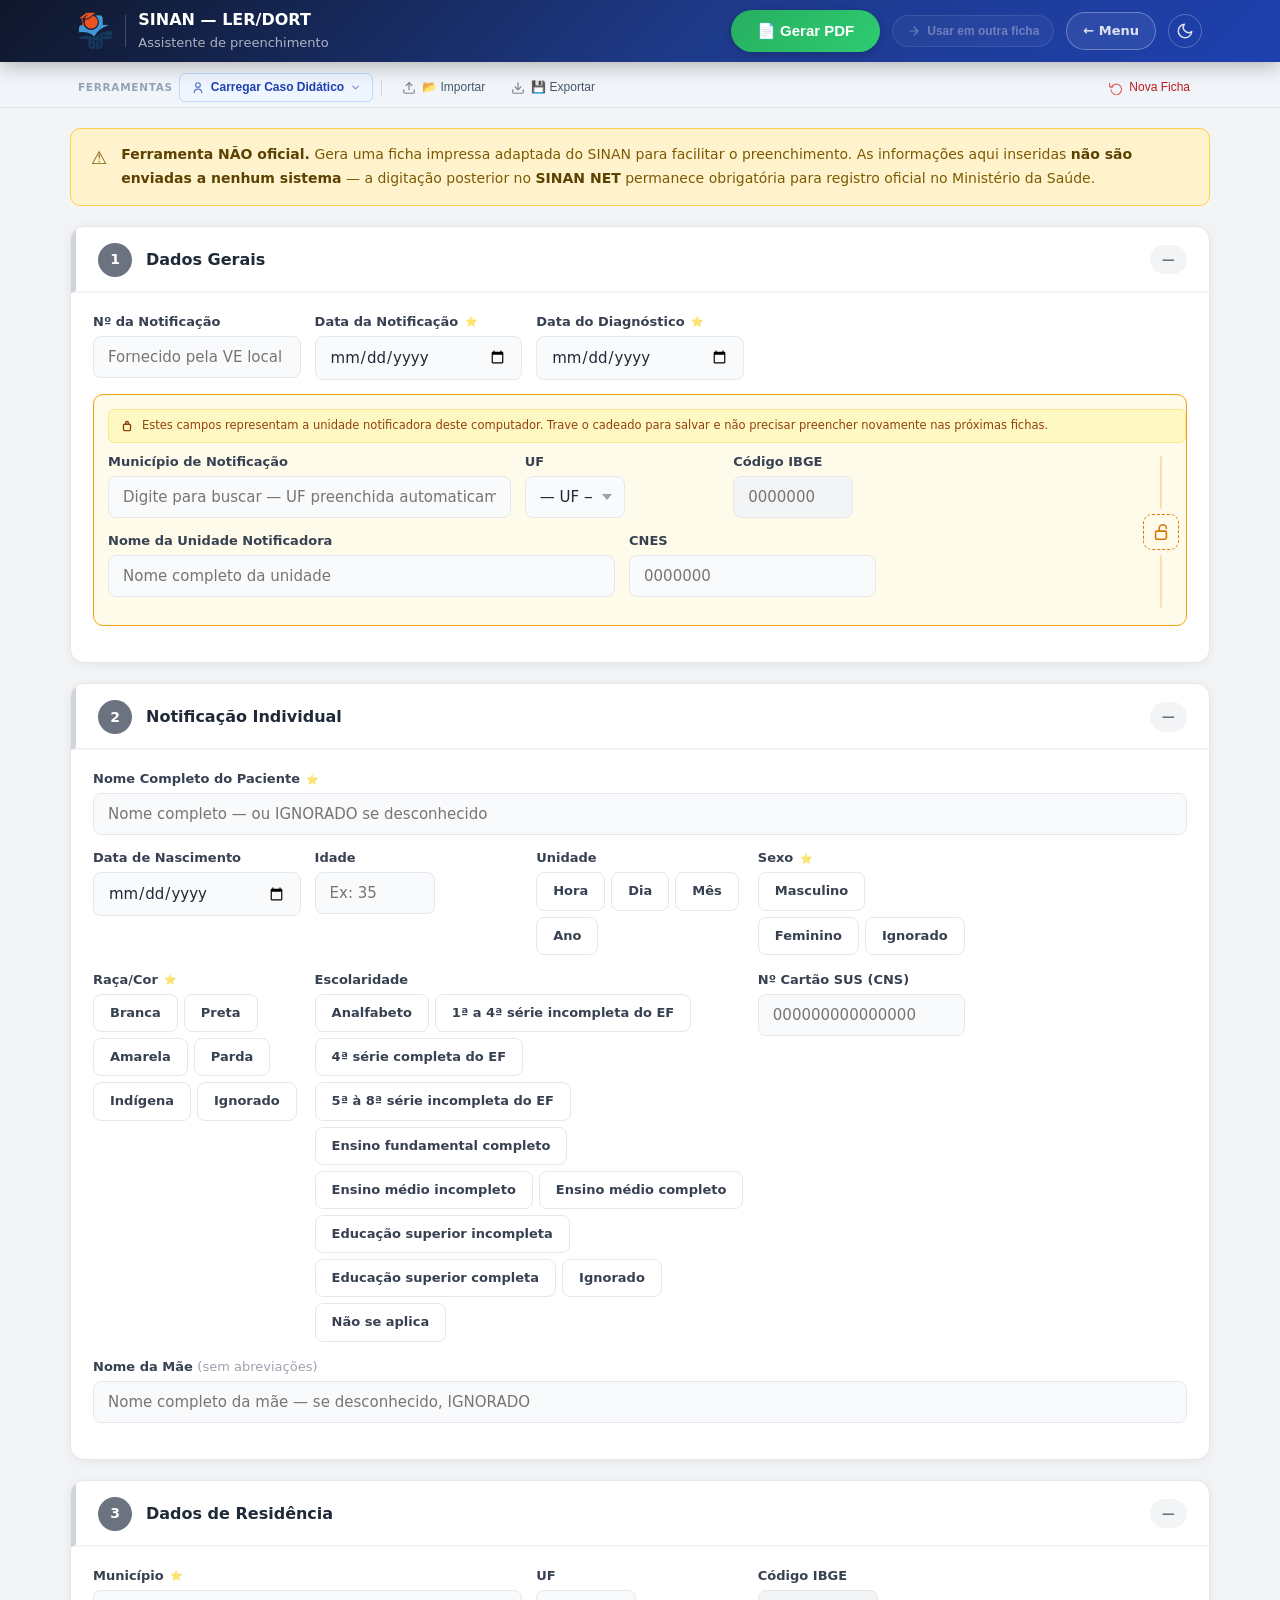
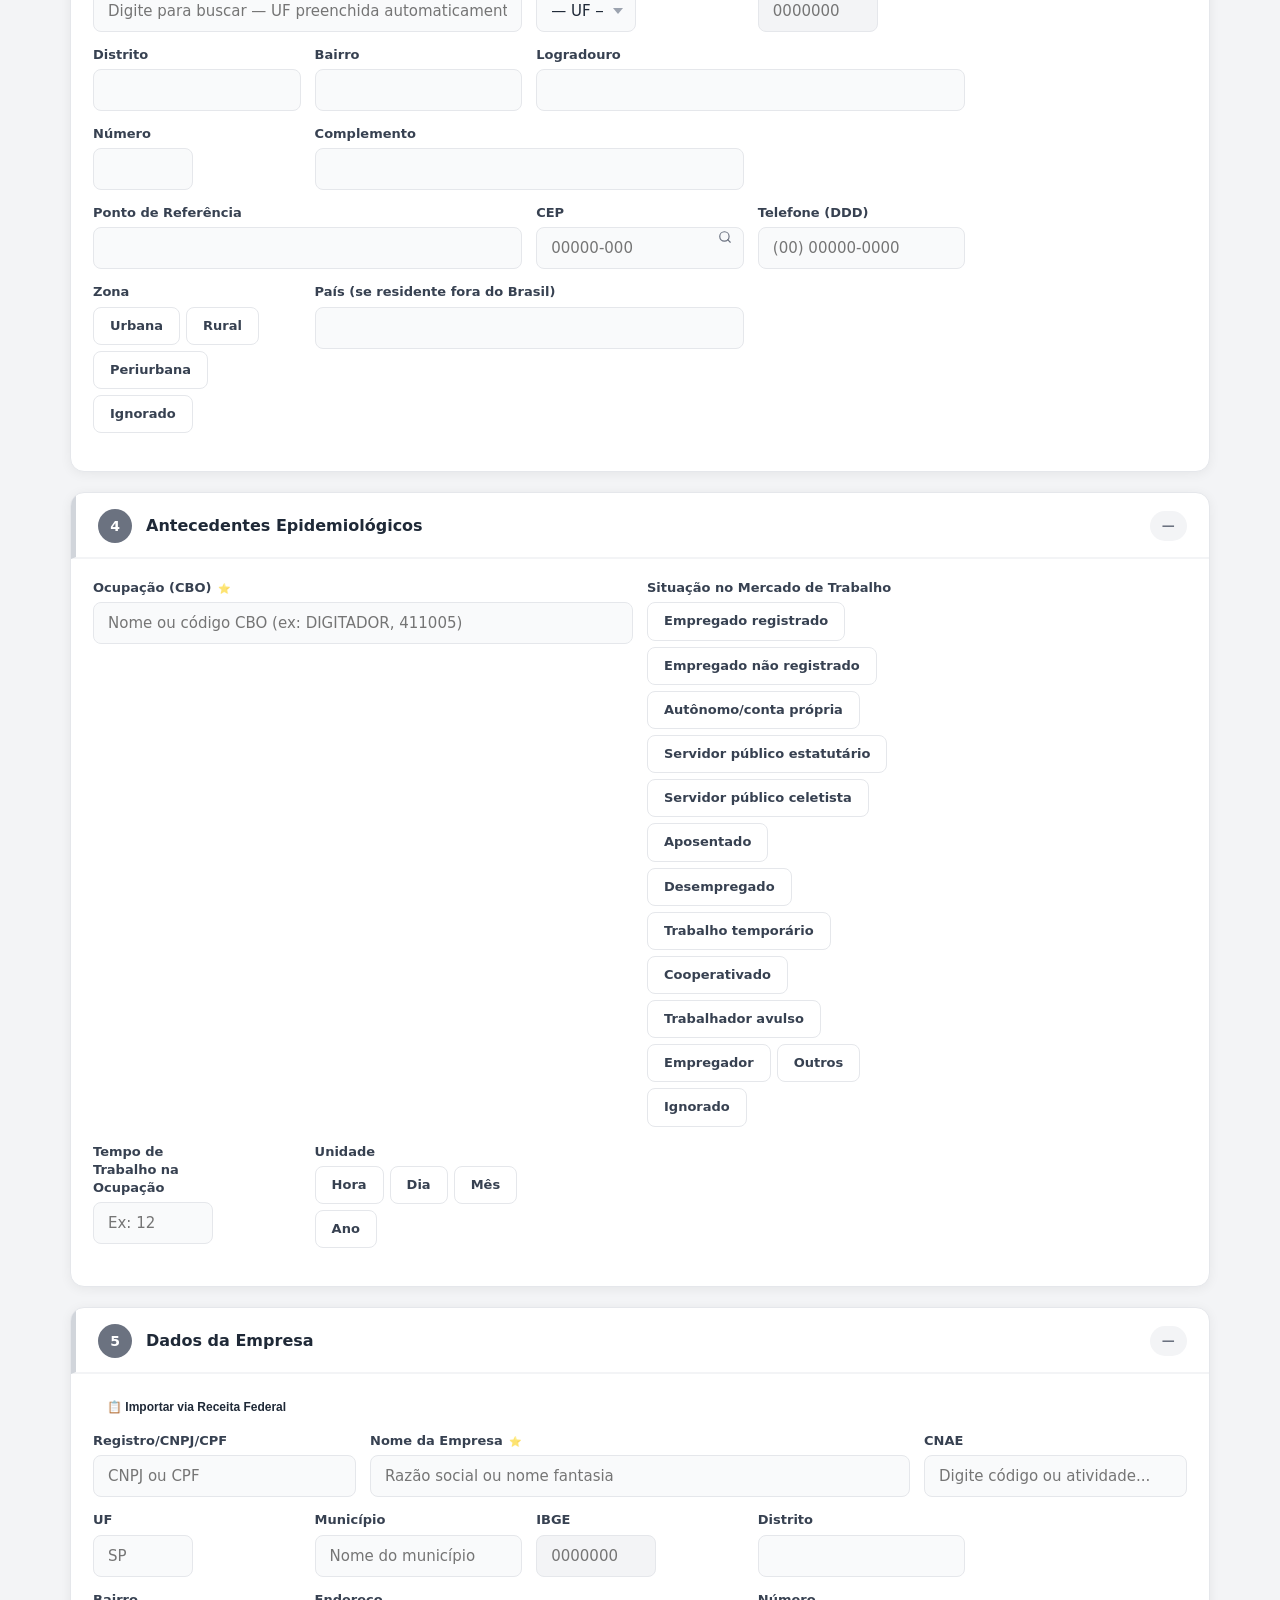
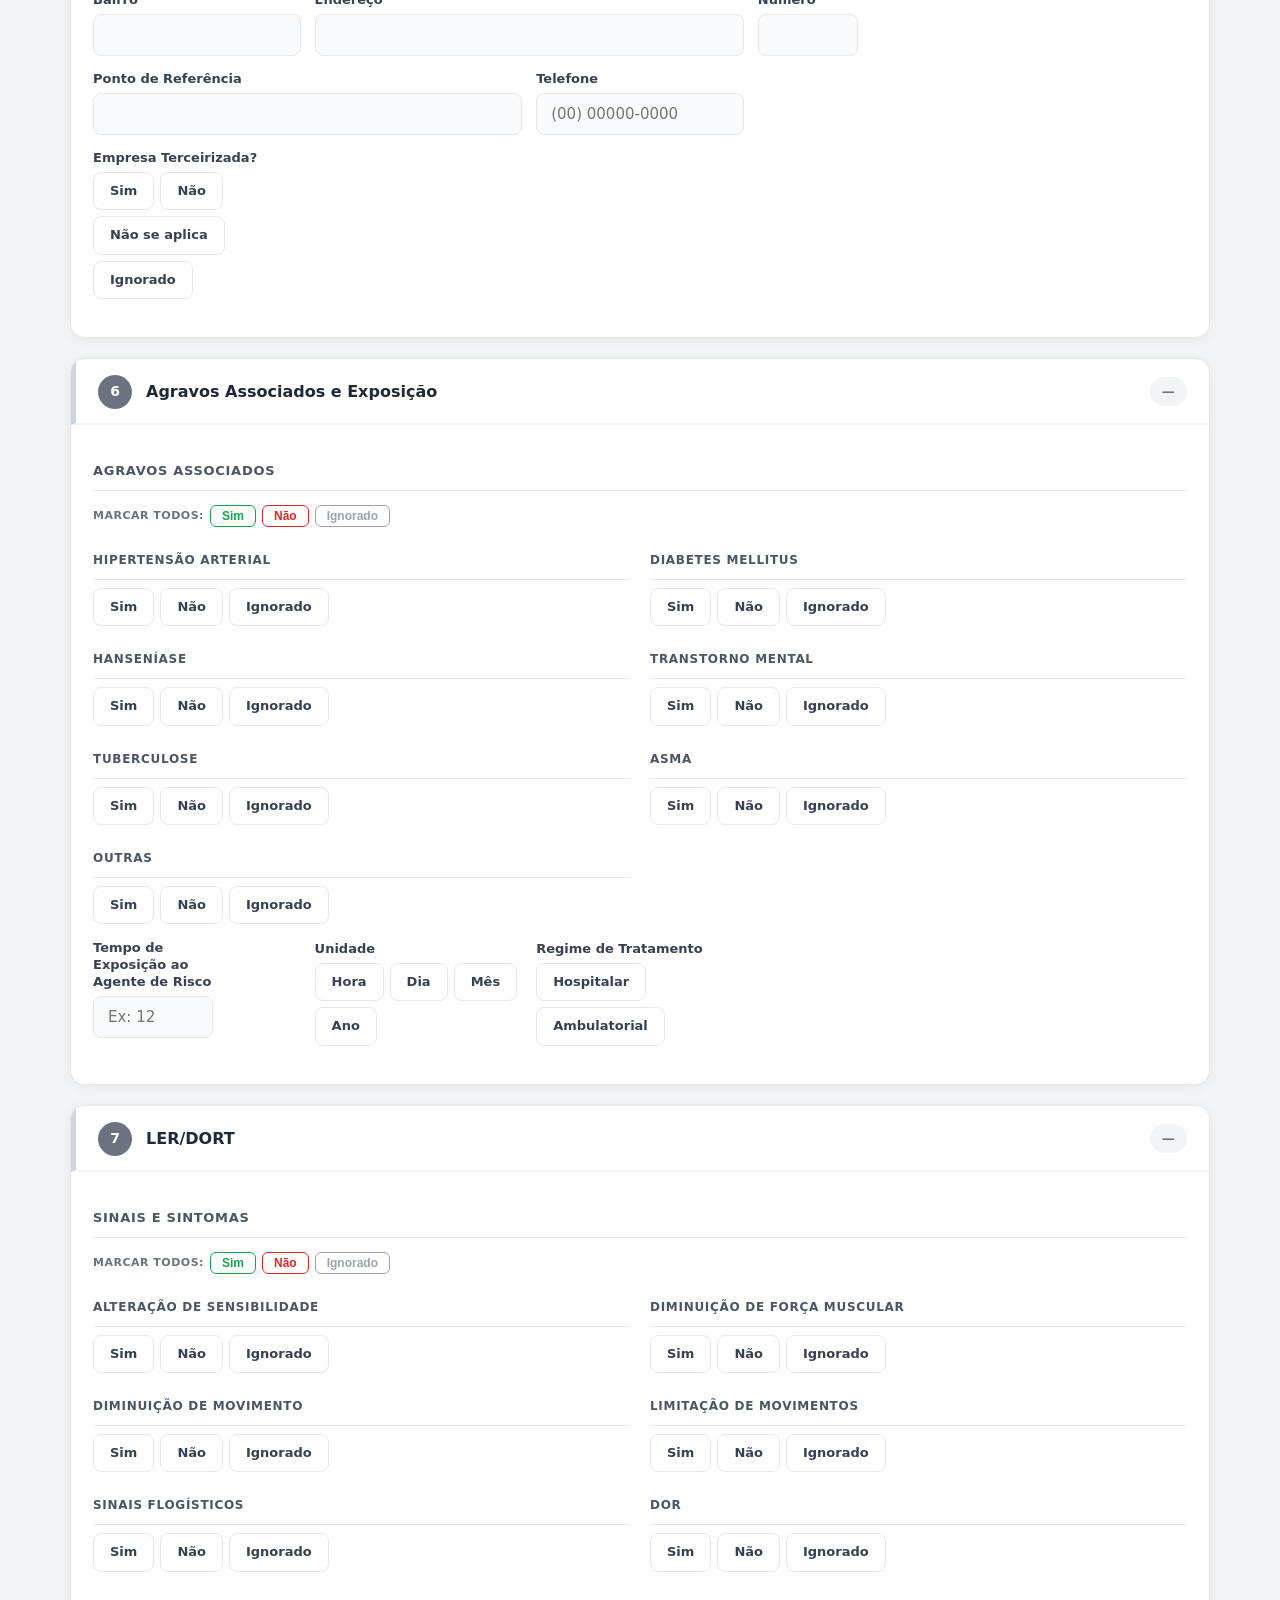
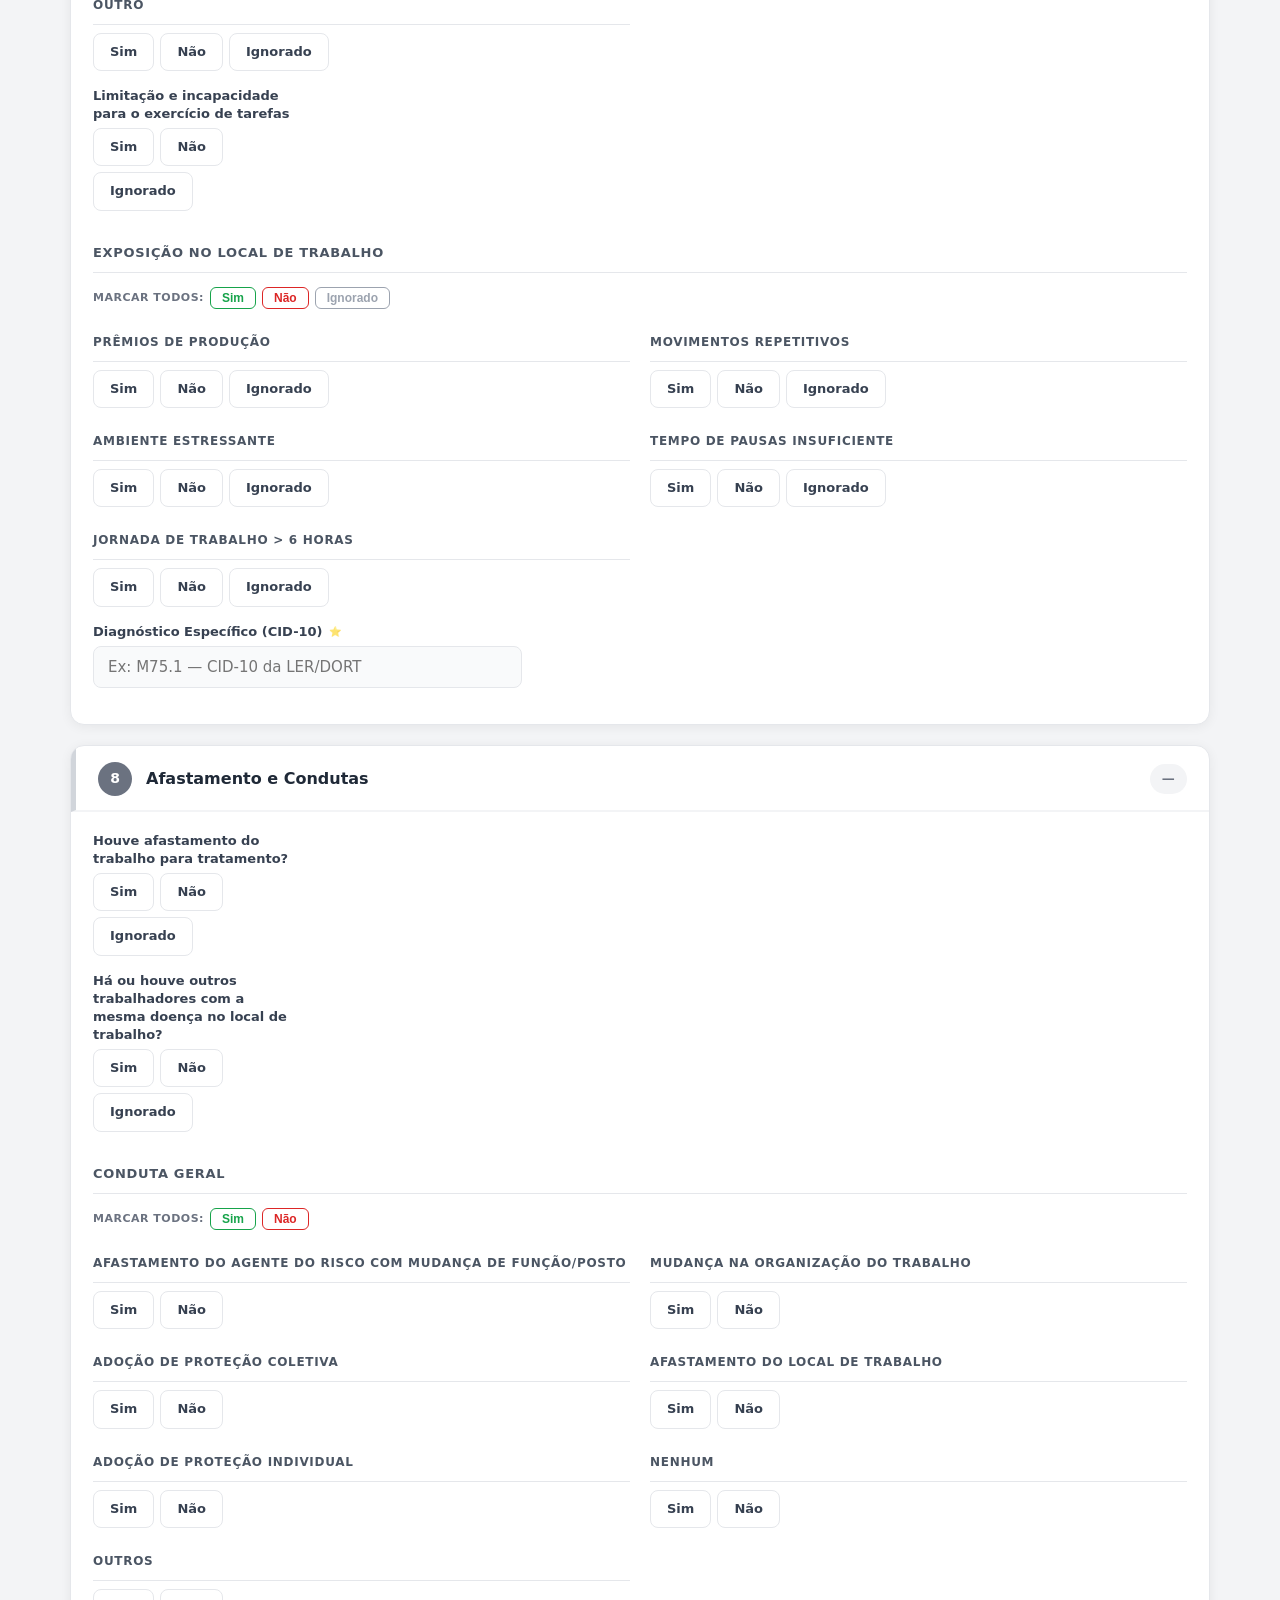
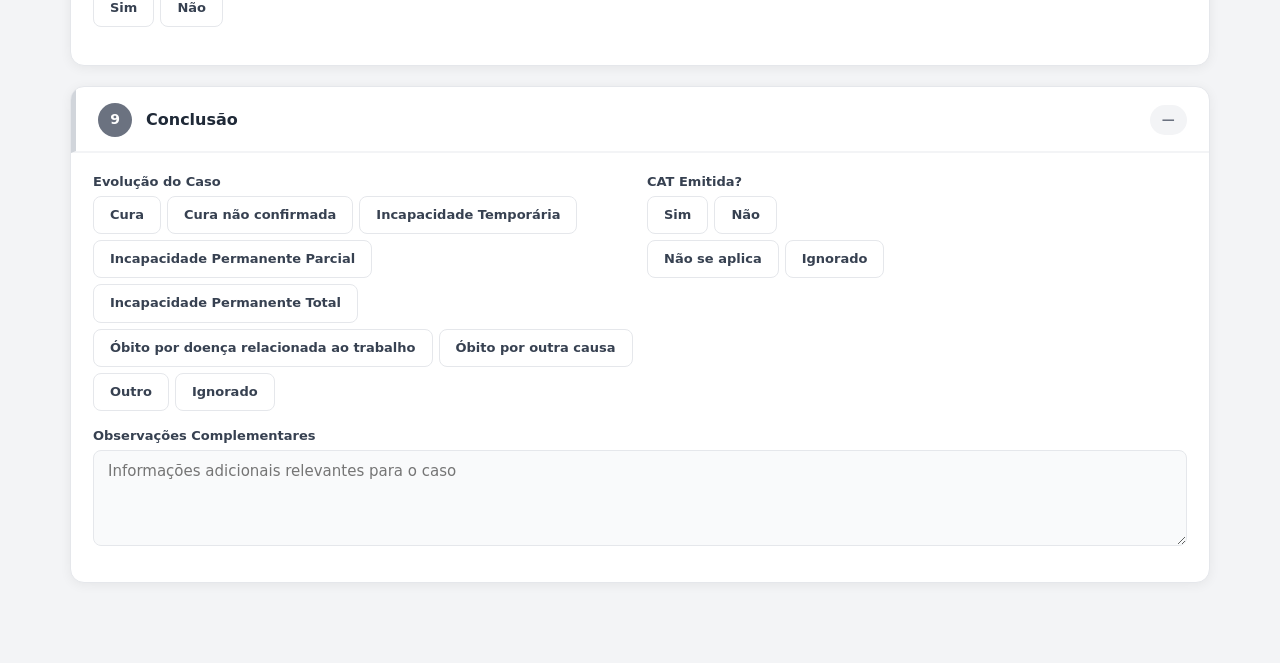
<file: sinan_lerdort.html>
﻿<!DOCTYPE html>
<html lang="pt-BR">
<head>
<meta charset="UTF-8">
<meta name="viewport" content="width=device-width, initial-scale=1.0">
<title>SINAN — LER/DORT | Assistente PET Saúde Digital</title>

<link rel="stylesheet" href="shared.css">
</head>
<body>
<script>
// Dark Mode — aplica antes do paint para evitar flash
(function(){
  var stored = localStorage.getItem('sinan-theme');
  var theme;
  if(stored === 'dark' || stored === 'light'){
    theme = stored;
  } else {
    theme = window.matchMedia && window.matchMedia('(prefers-color-scheme: dark)').matches ? 'dark' : 'light';
  }
  if(theme === 'dark') document.documentElement.setAttribute('data-theme','dark');
})();
function toggleDarkMode(){
  var isDark = document.documentElement.getAttribute('data-theme') === 'dark';
  var next = isDark ? 'light' : 'dark';
  if(next === 'dark') document.documentElement.setAttribute('data-theme','dark');
  else document.documentElement.removeAttribute('data-theme');
  localStorage.setItem('sinan-theme', next);
}
</script>

<!-- ===== STICKY HEADER ===== -->
<header id="hdr">
  <div class="hdr-row">
    <img class="hdr-logo" src="assets/img/pet-saude-logo-png.png" alt="PET Saúde Digital">
    <div class="hdr-vline"></div>
    <div class="hdr-title">
      <h1>SINAN — LER/DORT</h1>
      <p>Assistente de preenchimento</p>
    </div>

    <button class="hdr-btn" id="btn-gerar" onclick="gerarPDF()">📄 Gerar PDF</button>
    <button class="hdr-btn-transfer btn-disabled" id="btn-transfer" onclick="clickTransfer()" title="Transferir dados preenchidos para outra ficha">
      <svg width="14" height="14" viewBox="0 0 24 24" fill="none" stroke="currentColor" stroke-width="2" stroke-linecap="round" stroke-linejoin="round"><path d="M5 12h14M12 5l7 7-7 7"/></svg>
      Usar em outra ficha
    </button>
    <a class="hdr-back" href="index.html">&#8592; Menu</a>
    <button class="dm-toggle" id="dm-toggle" onclick="toggleDarkMode()" title="Alternar modo escuro">
      <svg class="ico-moon" viewBox="0 0 24 24" fill="none" stroke="currentColor" stroke-width="2" stroke-linecap="round" stroke-linejoin="round"><path d="M21 12.79A9 9 0 1111.21 3a7 7 0 009.79 9.79z"/></svg>
      <svg class="ico-sun" viewBox="0 0 24 24" fill="none" stroke="currentColor" stroke-width="2" stroke-linecap="round" stroke-linejoin="round"><circle cx="12" cy="12" r="5"/><line x1="12" y1="1" x2="12" y2="3"/><line x1="12" y1="21" x2="12" y2="23"/><line x1="4.22" y1="4.22" x2="5.64" y2="5.64"/><line x1="18.36" y1="18.36" x2="19.78" y2="19.78"/><line x1="1" y1="12" x2="3" y2="12"/><line x1="21" y1="12" x2="23" y2="12"/><line x1="4.22" y1="19.78" x2="5.64" y2="18.36"/><line x1="18.36" y1="5.64" x2="19.78" y2="4.22"/></svg>
    </button>
  </div>
</header>
<div id="prog-bar-strip"><div id="prog-bar-fill"></div></div>

<div id="tools-bar">
  <div class="tools-inner">
    <div class="tb-group">
      <span class="tools-label">Ferramentas</span>
      <div class="tb-dd" id="dd-pac">
        <button class="tb-btn" id="btn-pac-menu" onclick="togglePacMenu(event)" style="background:#eff6ff;border-color:#bfdbfe;color:#1e40af;font-weight:700">
          <svg width="14" height="14" viewBox="0 0 24 24" fill="none" stroke="currentColor" stroke-width="2" stroke-linecap="round" stroke-linejoin="round"><circle cx="12" cy="7" r="4"/><path d="M5.5 20c0-3.5 2.9-6 6.5-6s6.5 2.5 6.5 6"/></svg>
          Carregar Caso Didático
          <svg width="11" height="11" viewBox="0 0 24 24" fill="none" stroke="currentColor" stroke-width="2.5" stroke-linecap="round" stroke-linejoin="round" style="opacity:.55"><polyline points="6,9 12,15 18,9"/></svg>
        </button>
        <div class="tb-menu" id="pac-menu"></div>
      </div>
      <span class="tb-sep"></span>
      <button class="tb-btn" onclick="document.getElementById('f-import').click()" title="Importar rascunho salvo (.json)">
        <svg width="14" height="14" viewBox="0 0 24 24" fill="none" stroke="currentColor" stroke-width="2" stroke-linecap="round" stroke-linejoin="round"><path d="M21 15v4a2 2 0 0 1-2 2H5a2 2 0 0 1-2-2v-4"/><polyline points="17,8 12,3 7,8"/><line x1="12" y1="3" x2="12" y2="15"/></svg>
        📂 Importar
      </button>
      <input type="file" id="f-import" accept=".json" style="display:none" onchange="importarRascunho(this)">
      <button class="tb-btn" onclick="exportarRascunho()" title="Salvar rascunho como arquivo .json">
        <svg width="14" height="14" viewBox="0 0 24 24" fill="none" stroke="currentColor" stroke-width="2" stroke-linecap="round" stroke-linejoin="round"><path d="M21 15v4a2 2 0 0 1-2 2H5a2 2 0 0 1-2-2v-4"/><polyline points="7,10 12,15 17,10"/><line x1="12" y1="15" x2="12" y2="3"/></svg>
        💾 Exportar
      </button>
    </div>
    <div class="tb-group">
      <button class="tb-btn tb-danger" onclick="abrirModalNova()">
        <svg width="14" height="14" viewBox="0 0 24 24" fill="none" stroke="currentColor" stroke-width="2" stroke-linecap="round" stroke-linejoin="round"><polyline points="1,4 1,10 7,10"/><path d="M3.51 15a9 9 0 1 0 .49-3.5"/></svg>
        Nova Ficha
      </button>
    </div>
  </div>
</div>

<div class="wrapper">

<!-- DISCLAIMER -->
<div class="banner-warn">
  <span style="font-size:18px;flex-shrink:0">⚠️</span>
  <div><strong>Ferramenta NÃO oficial.</strong> Gera uma ficha impressa adaptada do SINAN para facilitar o preenchimento. As informações aqui inseridas <strong>não são enviadas a nenhum sistema</strong> — a digitação posterior no <strong>SINAN NET</strong> permanece obrigatória para registro oficial no Ministério da Saúde.</div>
</div>

<!-- =========================================================
  SEÇÃO 1 — DADOS GERAIS
========================================================= -->
<div class="sec" id="sec1">
  <div class="sec-hdr">
    <div class="sec-num">1</div>
    <div class="sec-info">
      <h3>Dados Gerais</h3>
    </div>
    <span class="sec-badge badge-empty" id="badge1">—</span>
  </div>
  <div class="sec-body">

    <div class="row">
      <div class="fld">
        <label>Nº da Notificação</label>
        <input type="text" id="f_num_notif" placeholder="Fornecido pela VE local">
      </div>
      <div class="fld">
        <label>Data da Notificação <span class="req-star">⭐</span></label>
        <input type="date" id="f_data_notif" data-ess data-label="Data da notificação">
      </div>
      <div class="fld">
        <label>Data do Diagnóstico <span class="req-star">⭐</span></label>
        <input type="date" id="f_data_diag" data-ess data-label="Data do diagnóstico">
      </div>
    </div>

    <div class="lock-grp" id="lock-grp-notif">
      <div class="lock-hint">
        <svg width="14" height="14" viewBox="0 0 20 20" fill="none" stroke="currentColor" stroke-width="2" stroke-linecap="round" style="flex-shrink:0;margin-top:1px"><rect x="5" y="9" width="10" height="9" rx="1.5"/><path d="M8 9V7a2 2 0 014 0v2"/></svg>
        <span class="lock-hint-txt">Estes campos representam a unidade notificadora deste computador. Trave o cadeado para salvar e não precisar preencher novamente nas próximas fichas.</span>
      </div>
      <div class="lock-inner">
        <div class="lock-fields">
    <div class="row">
      <div class="fld col-2">
        <label>Município de Notificação</label>
        <div class="ac-wrap">
          <input type="text" id="f_mun_notif" placeholder="Digite para buscar — UF preenchida automaticamente" data-caps autocomplete="off">
          <div class="ac-drop" id="f_mun_notif-drop"></div>
        </div>
      </div>
      <div class="fld" style="max-width:100px">
        <label>UF</label>
        <select id="f_uf_notif"></select>
      </div>
      <div class="fld" style="max-width:120px">
        <label>Código IBGE</label>
        <input type="text" id="f_ibge_notif" maxlength="7" placeholder="0000000" readonly>
      </div>
    </div>

    <div class="row row-wide">
      <div class="fld col-2">
        <label>Nome da Unidade Notificadora</label>
        <input type="text" id="f_nome_un" placeholder="Nome completo da unidade" data-caps>
      </div>
      <div class="fld">
        <label>CNES</label>
        <input type="text" id="f_cnes" maxlength="7" placeholder="0000000">
      </div>
    </div>
        </div>
        <div class="lock-rail">
          <div class="lock-seg"></div>
          <button type="button" class="lock-btn-rail" onclick="toggleUnitLock()" title="Travar dados da unidade notificadora neste computador">
            <svg class="lock-ico-open" width="18" height="18" viewBox="0 0 20 20" fill="none" stroke="currentColor" stroke-width="1.8" stroke-linecap="round"><rect x="4" y="9" width="12" height="9" rx="1.5"/><path d="M8 9V6a4 4 0 018 0"/></svg>
            <svg class="lock-ico-closed" width="18" height="18" viewBox="0 0 20 20" fill="none" stroke="currentColor" stroke-width="1.8" stroke-linecap="round"><rect x="4" y="9" width="12" height="9" rx="1.5"/><path d="M7 9V6a3 3 0 016 0v3"/></svg>
          </button>
          <div class="lock-seg"></div>
        </div>
      </div>
    </div>

  </div>
</div>

<!-- =========================================================
  SEÇÃO 2 — NOTIFICAÇÃO INDIVIDUAL
========================================================= -->
<div class="sec" id="sec2">
  <div class="sec-hdr">
    <div class="sec-num">2</div>
    <div class="sec-info">
      <h3>Notificação Individual</h3>
    </div>
    <span class="sec-badge badge-empty" id="badge2">—</span>
  </div>
  <div class="sec-body">

    <div class="row row-full">
      <div class="fld">
        <label>Nome Completo do Paciente <span class="req-star">⭐</span></label>
        <input type="text" id="f_nome" placeholder="Nome completo — ou IGNORADO se desconhecido" data-caps data-ess data-label="Nome do paciente">
      </div>
    </div>

    <div class="row">
      <div class="fld">
        <label>Data de Nascimento</label>
        <input type="date" id="f_nasc">
      </div>
      <div class="fld" style="max-width:120px">
        <label>Idade</label>
        <input type="number" id="f_idade_val" min="0" max="999" placeholder="Ex: 35">
      </div>
      <div class="fld">
        <label>Unidade</label>
        <div class="pills" id="grp_idade_un" data-hidden="f_idade_un">
          <label class="pill" data-val="1"><input type="radio" name="idade_un" value="1"> Hora</label>
          <label class="pill" data-val="2"><input type="radio" name="idade_un" value="2"> Dia</label>
          <label class="pill" data-val="3"><input type="radio" name="idade_un" value="3"> Mês</label>
          <label class="pill" data-val="4"><input type="radio" name="idade_un" value="4"> Ano</label>
        </div>
        <input type="hidden" id="f_idade_un">
      </div>
      <div class="fld">
        <label>Sexo <span class="req-star">⭐</span></label>
        <div class="pills" id="grp_sexo">
          <label class="pill" data-val="M"><input type="radio" name="sexo" value="M" onchange="onSexoChange()"> Masculino</label>
          <label class="pill" data-val="F"><input type="radio" name="sexo" value="F" onchange="onSexoChange()"> Feminino</label>
          <label class="pill" data-val="I"><input type="radio" name="sexo" value="I" onchange="onSexoChange()"> Ignorado</label>
        </div>
      </div>
    </div>

    <div id="row_gest" style="display:none" class="row">
      <div class="fld col-2">
        <label>Gestante</label>
        <div class="pills" id="grp_gest" data-hidden="f_gest">
          <label class="pill" data-val="1"><input type="radio" name="gest" value="1"> 1ºTrimestre</label>
          <label class="pill" data-val="2"><input type="radio" name="gest" value="2"> 2ºTrimestre</label>
          <label class="pill" data-val="3"><input type="radio" name="gest" value="3"> 3ºTrimestre</label>
          <label class="pill" data-val="4"><input type="radio" name="gest" value="4"> Idade gestacional Ignorada</label>
          <label class="pill" data-val="5"><input type="radio" name="gest" value="5"> Não</label>
          <label class="pill" data-val="6"><input type="radio" name="gest" value="6"> Não se aplica</label>
          <label class="pill" data-val="9"><input type="radio" name="gest" value="9"> Ignorado</label>
        </div>
        <input type="hidden" id="f_gest">
      </div>
    </div>

    <div class="row">
      <div class="fld">
        <label>Raça/Cor <span class="req-star">⭐</span></label>
        <div class="pills" id="grp_raca" data-hidden="f_raca">
          <label class="pill" data-val="1"><input type="radio" name="raca" value="1"> Branca</label>
          <label class="pill" data-val="2"><input type="radio" name="raca" value="2"> Preta</label>
          <label class="pill" data-val="3"><input type="radio" name="raca" value="3"> Amarela</label>
          <label class="pill" data-val="4"><input type="radio" name="raca" value="4"> Parda</label>
          <label class="pill" data-val="5"><input type="radio" name="raca" value="5"> Indígena</label>
          <label class="pill" data-val="9"><input type="radio" name="raca" value="9"> Ignorado</label>
        </div>
        <input type="hidden" id="f_raca" data-ess data-label="Raça/Cor">
      </div>
      <div class="fld col-2">
        <label>Escolaridade</label>
        <div class="pills" id="grp_escol" data-hidden="f_escol">
          <label class="pill" data-val="0"><input type="radio" name="escol" value="0"> Analfabeto</label>
          <label class="pill" data-val="1"><input type="radio" name="escol" value="1"> 1ª a 4ª série incompleta do EF</label>
          <label class="pill" data-val="2"><input type="radio" name="escol" value="2"> 4ª série completa do EF</label>
          <label class="pill" data-val="3"><input type="radio" name="escol" value="3"> 5ª à 8ª série incompleta do EF</label>
          <label class="pill" data-val="4"><input type="radio" name="escol" value="4"> Ensino fundamental completo</label>
          <label class="pill" data-val="5"><input type="radio" name="escol" value="5"> Ensino médio incompleto</label>
          <label class="pill" data-val="6"><input type="radio" name="escol" value="6"> Ensino médio completo</label>
          <label class="pill" data-val="7"><input type="radio" name="escol" value="7"> Educação superior incompleta</label>
          <label class="pill" data-val="8"><input type="radio" name="escol" value="8"> Educação superior completa</label>
          <label class="pill" data-val="9"><input type="radio" name="escol" value="9"> Ignorado</label>
          <label class="pill" data-val="10"><input type="radio" name="escol" value="10"> Não se aplica</label>
        </div>
        <input type="hidden" id="f_escol">
      </div>
      <div class="fld">
        <label>Nº Cartão SUS (CNS)</label>
        <input type="text" id="f_sus" maxlength="15" placeholder="000000000000000">
      </div>
    </div>

    <div class="row row-full">
      <div class="fld">
        <label>Nome da Mãe <span style="font-weight:400;color:#9ca3af">(sem abreviações)</span></label>
        <input type="text" id="f_mae" placeholder="Nome completo da mãe — se desconhecido, IGNORADO" data-caps>
      </div>
    </div>

  </div>
</div>

<!-- =========================================================
  SEÇÃO 3 — DADOS DE RESIDÊNCIA
========================================================= -->
<div class="sec" id="sec3">
  <div class="sec-hdr">
    <div class="sec-num">3</div>
    <div class="sec-info">
      <h3>Dados de Residência</h3>
    </div>
    <span class="sec-badge badge-empty" id="badge3">—</span>
  </div>
  <div class="sec-body">
    <div class="row">
      <div class="fld col-2">
        <label>Município <span class="req-star">⭐</span></label>
        <div class="ac-wrap">
          <input type="text" id="f_mun_res" data-ess data-label="Município de residência" placeholder="Digite para buscar — UF preenchida automaticamente" data-caps autocomplete="off">
          <div class="ac-drop" id="f_mun_res-drop"></div>
        </div>
      </div>
      <div class="fld" style="max-width:100px">
        <label>UF</label>
        <select id="f_uf_res"></select>
      </div>
      <div class="fld" style="max-width:120px">
        <label>Código IBGE</label>
        <input type="text" id="f_ibge_res" maxlength="7" placeholder="0000000" readonly>
      </div>
    </div>
    <div class="row">
      <div class="fld">
        <label>Distrito</label>
        <input type="text" id="f_dist_res" data-caps>
      </div>
      <div class="fld">
        <label>Bairro</label>
        <input type="text" id="f_bairro_res" data-caps>
      </div>
      <div class="fld col-2">
        <label>Logradouro</label>
        <input type="text" id="f_logr_res" data-caps>
      </div>
    </div>
    <div class="row">
      <div class="fld" style="max-width:100px">
        <label>Número</label>
        <input type="text" id="f_num_res">
      </div>
      <div class="fld col-2">
        <label>Complemento</label>
        <input type="text" id="f_compl_res" data-caps>
      </div>
    </div>
    <div class="row">
      <div class="fld col-2">
        <label>Ponto de Referência</label>
        <input type="text" id="f_pref_res" data-caps>
      </div>
      <div class="fld">
        <label>CEP</label>
        <input type="text" id="f_cep" maxlength="9" placeholder="00000-000">
      </div>
      <div class="fld">
        <label>Telefone (DDD)</label>
        <input type="text" id="f_tel_res" placeholder="(00) 00000-0000">
      </div>
    </div>
    <div class="row">
      <div class="fld">
        <label>Zona</label>
        <div class="pills" id="grp_zona_res" data-hidden="f_zona_res">
          <label class="pill" data-val="1"><input type="radio" name="zona_res" value="1"> Urbana</label>
          <label class="pill" data-val="2"><input type="radio" name="zona_res" value="2"> Rural</label>
          <label class="pill" data-val="3"><input type="radio" name="zona_res" value="3"> Periurbana</label>
          <label class="pill" data-val="9"><input type="radio" name="zona_res" value="9"> Ignorado</label>
        </div>
        <input type="hidden" id="f_zona_res">
      </div>
      <div class="fld col-2">
        <label>País (se residente fora do Brasil)</label>
        <input type="text" id="f_pais_res" data-caps>
      </div>
    </div>
  </div>
</div>

<!-- =========================================================
  SEÇÃO 4 — ANTECEDENTES EPIDEMIOLÓGICOS
========================================================= -->
<div class="sec" id="sec4">
  <div class="sec-hdr">
    <div class="sec-num">4</div>
    <div class="sec-info">
      <h3>Antecedentes Epidemiológicos</h3>
    </div>
    <span class="sec-badge badge-empty" id="badge4">—</span>
  </div>
  <div class="sec-body">

    <div class="row row-wide">
      <div class="fld col-2">
        <label>Ocupação (CBO) <span class="req-star">⭐</span></label>
        <div class="ac-wrap">
          <input type="text" id="f_ocupacao" data-caps data-ess data-label="Ocupação CBO" autocomplete="off" placeholder="Nome ou código CBO (ex: DIGITADOR, 411005)">
          <div class="ac-drop" id="f_ocupacao-drop"></div>
        </div>
        <span id="f_ocupacao_hint" style="font-size:12px;color:#2563eb;margin-top:4px;display:none;line-height:1.4;font-weight:600"></span>
      </div>
      <div class="fld">
        <label>Situação no Mercado de Trabalho</label>
        <div class="pills" id="grp_sit_mercado" data-hidden="f_sit_mercado">
          <label class="pill" data-val="01"><input type="radio" name="sit_mercado" value="01"> Empregado registrado</label>
          <label class="pill" data-val="02"><input type="radio" name="sit_mercado" value="02"> Empregado não registrado</label>
          <label class="pill" data-val="03"><input type="radio" name="sit_mercado" value="03"> Autônomo/conta própria</label>
          <label class="pill" data-val="04"><input type="radio" name="sit_mercado" value="04"> Servidor público estatutário</label>
          <label class="pill" data-val="05"><input type="radio" name="sit_mercado" value="05"> Servidor público celetista</label>
          <label class="pill" data-val="06"><input type="radio" name="sit_mercado" value="06"> Aposentado</label>
          <label class="pill" data-val="07"><input type="radio" name="sit_mercado" value="07"> Desempregado</label>
          <label class="pill" data-val="08"><input type="radio" name="sit_mercado" value="08"> Trabalho temporário</label>
          <label class="pill" data-val="09"><input type="radio" name="sit_mercado" value="09"> Cooperativado</label>
          <label class="pill" data-val="10"><input type="radio" name="sit_mercado" value="10"> Trabalhador avulso</label>
          <label class="pill" data-val="11"><input type="radio" name="sit_mercado" value="11"> Empregador</label>
          <label class="pill" data-val="12"><input type="radio" name="sit_mercado" value="12"> Outros</label>
          <label class="pill" data-val="99"><input type="radio" name="sit_mercado" value="99"> Ignorado</label>
        </div>
        <input type="hidden" id="f_sit_mercado">
      </div>
    </div>

    <div class="row">
      <div class="fld" style="max-width:120px">
        <label>Tempo de Trabalho na Ocupação</label>
        <input type="text" id="f_tempo_trab_val" placeholder="Ex: 12" maxlength="4">
      </div>
      <div class="fld">
        <label>Unidade</label>
        <div class="pills" id="grp_tempo_trab_tipo" data-hidden="f_tempo_trab_tipo">
          <label class="pill" data-val="1"><input type="radio" name="tempo_trab_tipo" value="1"> Hora</label>
          <label class="pill" data-val="2"><input type="radio" name="tempo_trab_tipo" value="2"> Dia</label>
          <label class="pill" data-val="3"><input type="radio" name="tempo_trab_tipo" value="3"> Mês</label>
          <label class="pill" data-val="4"><input type="radio" name="tempo_trab_tipo" value="4"> Ano</label>
        </div>
        <input type="hidden" id="f_tempo_trab_tipo">
      </div>
    </div>

  </div>
</div>

<!-- =========================================================
  SEÇÃO 5 — DADOS DA EMPRESA
========================================================= -->
<div class="sec" id="sec5">
  <div class="sec-hdr">
    <div class="sec-num">5</div>
    <div class="sec-info">
      <h3>Dados da Empresa</h3>
    </div>
    <span class="sec-badge badge-empty" id="badge5">—</span>
  </div>
  <div class="sec-body">

    <button type="button" class="rf-toggle-btn" id="rf-toggle-btn" onclick="rfTogglePanel()">&#128203; Importar via Receita Federal</button>
    <div class="rf-panel" id="rf-panel">
      <p class="rf-instr">Acesse o site da <a href="https://solucoes.receita.fazenda.gov.br/servicos/cnpjreva/Cnpjreva_Solicitacao.asp" target="_blank" rel="noopener">Receita Federal</a>, abra a ficha do CNPJ, selecione tudo (<kbd>Ctrl+A</kbd>) e cole abaixo:</p>
      <textarea id="rf-textarea" class="rf-textarea" rows="5" placeholder="Cole aqui o texto completo da página da Receita Federal..."></textarea>
      <div class="rf-actions">
        <button type="button" class="mbtn mbtn-p" onclick="rfExtrair()">Extrair e preencher</button>
        <button type="button" class="mbtn mbtn-s" onclick="document.getElementById('rf-textarea').value=''">Limpar</button>
      </div>
    </div>

    <div class="row row-wide">
      <div class="fld">
        <label>Registro/CNPJ/CPF</label>
        <input type="text" id="f_emp_reg" placeholder="CNPJ ou CPF">
      </div>
      <div class="fld col-2">
        <label>Nome da Empresa <span class="req-star">⭐</span></label>
        <input type="text" id="f_emp_nome" data-caps data-ess data-label="Nome da empresa" placeholder="Razão social ou nome fantasia">
      </div>
      <div class="fld">
        <label>CNAE</label>
        <div class="rf-cnae-warn" id="rf-cnae-warn" style="display:none">&#9888;&#65039; CNAE <strong id="rf-cnae-warn-code"></strong><span id="rf-cnae-warn-ramo"></span> não consta na lista do SINAN NET. Selecione a classe mais próxima ou pesquise manualmente no campo abaixo:
          <div class="rf-cnae-sugs" id="rf-cnae-sugs"></div>
        </div>
        <div class="ac-wrap">
          <input type="text" id="f_emp_cnae" placeholder="Digite código ou atividade..." autocomplete="off">
          <div class="ac-drop" id="f_emp_cnae-drop"></div>
        </div>
        <span id="f_emp_cnae_hint" style="font-size:12px;color:#2563eb;margin-top:4px;display:none;line-height:1.4;font-weight:600"></span>
      </div>
    </div>

    <div class="row">
      <div class="fld" style="max-width:100px">
        <label>UF</label>
        <input type="text" id="f_emp_uf" maxlength="2" data-caps placeholder="SP">
      </div>
      <div class="fld">
        <label>Município</label>
        <div class="ac-wrap">
          <input type="text" id="f_emp_mun" data-caps placeholder="Nome do município" autocomplete="off">
          <div class="ac-drop" id="f_emp_mun-drop"></div>
        </div>
      </div>
      <div class="fld" style="max-width:120px">
        <label>IBGE</label>
        <input type="text" id="f_emp_ibge" maxlength="7" placeholder="0000000" readonly>
      </div>
      <div class="fld">
        <label>Distrito</label>
        <input type="text" id="f_emp_dist" data-caps>
      </div>
    </div>

    <div class="row">
      <div class="fld">
        <label>Bairro</label>
        <input type="text" id="f_emp_bairro" data-caps>
      </div>
      <div class="fld col-2">
        <label>Endereço</label>
        <input type="text" id="f_emp_end" data-caps>
      </div>
      <div class="fld" style="max-width:100px">
        <label>Número</label>
        <input type="text" id="f_emp_num">
      </div>
    </div>

    <div class="row">
      <div class="fld col-2">
        <label>Ponto de Referência</label>
        <input type="text" id="f_emp_pref" data-caps>
      </div>
      <div class="fld">
        <label>Telefone</label>
        <input type="text" id="f_emp_tel" placeholder="(00) 00000-0000">
      </div>
    </div>

    <div class="row">
      <div class="fld">
        <label>Empresa Terceirizada?</label>
        <div class="pills" id="grp_emp_terc">
          <label class="pill" data-val="1"><input type="radio" name="emp_terc" value="1"> Sim</label>
          <label class="pill" data-val="2"><input type="radio" name="emp_terc" value="2"> Não</label>
          <label class="pill" data-val="3"><input type="radio" name="emp_terc" value="3"> Não se aplica</label>
          <label class="pill" data-val="9"><input type="radio" name="emp_terc" value="9"> Ignorado</label>
        </div>
      </div>
    </div>

  </div>
</div>

<!-- =========================================================
  SEÇÃO 6 — AGRAVOS ASSOCIADOS E EXPOSIÇÃO
========================================================= -->
<div class="sec" id="sec6">
  <div class="sec-hdr">
    <div class="sec-num">6</div>
    <div class="sec-info">
      <h3>Agravos Associados e Exposição</h3>
    </div>
    <span class="sec-badge badge-empty" id="badge6">—</span>
  </div>
  <div class="sec-body">

    <div class="sublabel">Agravos Associados</div>
    <div style="display:grid;grid-template-columns:1fr 1fr;gap:6px 20px;margin-bottom:14px">
      <div class="fld" style="margin:0"><div class="sublabel" style="font-size:12px;margin-bottom:3px">Hipertensão Arterial</div><div class="pills"><label class="pill"><input type="radio" name="agravo_hipertensao" value="1"> Sim</label><label class="pill"><input type="radio" name="agravo_hipertensao" value="2"> Não</label><label class="pill"><input type="radio" name="agravo_hipertensao" value="9"> Ignorado</label></div></div>
      <div class="fld" style="margin:0"><div class="sublabel" style="font-size:12px;margin-bottom:3px">Diabetes Mellitus</div><div class="pills"><label class="pill"><input type="radio" name="agravo_diabetes" value="1"> Sim</label><label class="pill"><input type="radio" name="agravo_diabetes" value="2"> Não</label><label class="pill"><input type="radio" name="agravo_diabetes" value="9"> Ignorado</label></div></div>
      <div class="fld" style="margin:0"><div class="sublabel" style="font-size:12px;margin-bottom:3px">Hanseníase</div><div class="pills"><label class="pill"><input type="radio" name="agravo_hanseniase" value="1"> Sim</label><label class="pill"><input type="radio" name="agravo_hanseniase" value="2"> Não</label><label class="pill"><input type="radio" name="agravo_hanseniase" value="9"> Ignorado</label></div></div>
      <div class="fld" style="margin:0"><div class="sublabel" style="font-size:12px;margin-bottom:3px">Transtorno Mental</div><div class="pills"><label class="pill"><input type="radio" name="agravo_transtorno_mental" value="1"> Sim</label><label class="pill"><input type="radio" name="agravo_transtorno_mental" value="2"> Não</label><label class="pill"><input type="radio" name="agravo_transtorno_mental" value="9"> Ignorado</label></div></div>
      <div class="fld" style="margin:0"><div class="sublabel" style="font-size:12px;margin-bottom:3px">Tuberculose</div><div class="pills"><label class="pill"><input type="radio" name="agravo_tuberculose" value="1"> Sim</label><label class="pill"><input type="radio" name="agravo_tuberculose" value="2"> Não</label><label class="pill"><input type="radio" name="agravo_tuberculose" value="9"> Ignorado</label></div></div>
      <div class="fld" style="margin:0"><div class="sublabel" style="font-size:12px;margin-bottom:3px">Asma</div><div class="pills"><label class="pill"><input type="radio" name="agravo_asma" value="1"> Sim</label><label class="pill"><input type="radio" name="agravo_asma" value="2"> Não</label><label class="pill"><input type="radio" name="agravo_asma" value="9"> Ignorado</label></div></div>
      <div class="fld" style="margin:0"><div class="sublabel" style="font-size:12px;margin-bottom:3px">Outras</div><div class="pills"><label class="pill"><input type="radio" name="agravo_outras" value="1" onchange="onAgravosOutras()"> Sim</label><label class="pill"><input type="radio" name="agravo_outras" value="2" onchange="onAgravosOutras()"> Não</label><label class="pill"><input type="radio" name="agravo_outras" value="9" onchange="onAgravosOutras()"> Ignorado</label></div></div>
    </div>
    <div id="box_agravo_outras" style="display:none;margin-bottom:14px">
      <div class="fld">
        <label>Especificar "Outras"</label>
        <input type="text" id="f_agravo_outras_det" data-caps placeholder="Descreva outros agravos associados">
      </div>
    </div>

    <div class="row">
      <div class="fld" style="max-width:120px">
        <label><span style="white-space:normal;display:block;line-height:1.3">Tempo de Exposição ao Agente de Risco</span></label>
        <input type="text" id="f_tempo_exp_val" placeholder="Ex: 12" maxlength="4">
      </div>
      <div class="fld">
        <label>Unidade</label>
        <div class="pills" id="grp_tempo_exp_tipo" data-hidden="f_tempo_exp_tipo">
          <label class="pill" data-val="1"><input type="radio" name="tempo_exp_tipo" value="1"> Hora</label>
          <label class="pill" data-val="2"><input type="radio" name="tempo_exp_tipo" value="2"> Dia</label>
          <label class="pill" data-val="3"><input type="radio" name="tempo_exp_tipo" value="3"> Mês</label>
          <label class="pill" data-val="4"><input type="radio" name="tempo_exp_tipo" value="4"> Ano</label>
        </div>
        <input type="hidden" id="f_tempo_exp_tipo">
      </div>
      <div class="fld">
        <label>Regime de Tratamento</label>
        <div class="pills" id="grp_regime" data-hidden="f_regime">
          <label class="pill" data-val="1"><input type="radio" name="regime" value="1"> Hospitalar</label>
          <label class="pill" data-val="2"><input type="radio" name="regime" value="2"> Ambulatorial</label>
        </div>
        <input type="hidden" id="f_regime">
      </div>
    </div>

  </div>
</div>

<!-- =========================================================
  SEÇÃO 7 — LER/DORT (SINTOMAS, EXPOSIÇÃO, DIAGNÓSTICO)
========================================================= -->
<div class="sec" id="sec7">
  <div class="sec-hdr">
    <div class="sec-num">7</div>
    <div class="sec-info">
      <h3>LER/DORT</h3>
    </div>
    <span class="sec-badge badge-empty" id="badge7">—</span>
  </div>
  <div class="sec-body">

    <div class="sublabel">Sinais e Sintomas</div>
    <div style="display:grid;grid-template-columns:1fr 1fr;gap:6px 20px;margin-bottom:14px">
      <div class="fld" style="margin:0"><div class="sublabel" style="font-size:12px;margin-bottom:3px">Alteração de sensibilidade</div><div class="pills"><label class="pill"><input type="radio" name="sintoma_alteracao_sensibilidade" value="1"> Sim</label><label class="pill"><input type="radio" name="sintoma_alteracao_sensibilidade" value="2"> Não</label><label class="pill"><input type="radio" name="sintoma_alteracao_sensibilidade" value="9"> Ignorado</label></div></div>
      <div class="fld" style="margin:0"><div class="sublabel" style="font-size:12px;margin-bottom:3px">Diminuição de força muscular</div><div class="pills"><label class="pill"><input type="radio" name="sintoma_diminuicao_forca" value="1"> Sim</label><label class="pill"><input type="radio" name="sintoma_diminuicao_forca" value="2"> Não</label><label class="pill"><input type="radio" name="sintoma_diminuicao_forca" value="9"> Ignorado</label></div></div>
      <div class="fld" style="margin:0"><div class="sublabel" style="font-size:12px;margin-bottom:3px">Diminuição de movimento</div><div class="pills"><label class="pill"><input type="radio" name="sintoma_diminuicao_movimento" value="1"> Sim</label><label class="pill"><input type="radio" name="sintoma_diminuicao_movimento" value="2"> Não</label><label class="pill"><input type="radio" name="sintoma_diminuicao_movimento" value="9"> Ignorado</label></div></div>
      <div class="fld" style="margin:0"><div class="sublabel" style="font-size:12px;margin-bottom:3px">Limitação de movimentos</div><div class="pills"><label class="pill"><input type="radio" name="sintoma_limitacao_movimentos" value="1"> Sim</label><label class="pill"><input type="radio" name="sintoma_limitacao_movimentos" value="2"> Não</label><label class="pill"><input type="radio" name="sintoma_limitacao_movimentos" value="9"> Ignorado</label></div></div>
      <div class="fld" style="margin:0"><div class="sublabel" style="font-size:12px;margin-bottom:3px">Sinais flogísticos</div><div class="pills"><label class="pill"><input type="radio" name="sintoma_sinais_flogisticos" value="1"> Sim</label><label class="pill"><input type="radio" name="sintoma_sinais_flogisticos" value="2"> Não</label><label class="pill"><input type="radio" name="sintoma_sinais_flogisticos" value="9"> Ignorado</label></div></div>
      <div class="fld" style="margin:0"><div class="sublabel" style="font-size:12px;margin-bottom:3px">Dor</div><div class="pills"><label class="pill"><input type="radio" name="sintoma_dor" value="1"> Sim</label><label class="pill"><input type="radio" name="sintoma_dor" value="2"> Não</label><label class="pill"><input type="radio" name="sintoma_dor" value="9"> Ignorado</label></div></div>
      <div class="fld" style="margin:0"><div class="sublabel" style="font-size:12px;margin-bottom:3px">Outro</div><div class="pills"><label class="pill"><input type="radio" name="sintoma_outro" value="1" onchange="onSintomaOutro()"> Sim</label><label class="pill"><input type="radio" name="sintoma_outro" value="2" onchange="onSintomaOutro()"> Não</label><label class="pill"><input type="radio" name="sintoma_outro" value="9" onchange="onSintomaOutro()"> Ignorado</label></div></div>
    </div>
    <div id="box_sintoma_outro" style="display:none;margin-bottom:14px">
      <div class="fld">
        <label>Especificar "Outro"</label>
        <input type="text" id="f_sintoma_outro_det" data-caps placeholder="Descreva outro sinal ou sintoma">
      </div>
    </div>

    <div class="row">
      <div class="fld">
        <label>Limitação e incapacidade para o exercício de tarefas</label>
        <div class="pills" id="grp_limitacao_incapacidade">
          <label class="pill" data-val="1"><input type="radio" name="limitacao_incapacidade" value="1"> Sim</label>
          <label class="pill" data-val="2"><input type="radio" name="limitacao_incapacidade" value="2"> Não</label>
          <label class="pill" data-val="9"><input type="radio" name="limitacao_incapacidade" value="9"> Ignorado</label>
        </div>
      </div>
    </div>

    <div class="sublabel">Exposição no Local de Trabalho</div>
    <div style="display:grid;grid-template-columns:1fr 1fr;gap:6px 20px;margin-bottom:14px">
      <div class="fld" style="margin:0"><div class="sublabel" style="font-size:12px;margin-bottom:3px">Prêmios de produção</div><div class="pills"><label class="pill"><input type="radio" name="exposicao_premios_producao" value="1"> Sim</label><label class="pill"><input type="radio" name="exposicao_premios_producao" value="2"> Não</label><label class="pill"><input type="radio" name="exposicao_premios_producao" value="9"> Ignorado</label></div></div>
      <div class="fld" style="margin:0"><div class="sublabel" style="font-size:12px;margin-bottom:3px">Movimentos repetitivos</div><div class="pills"><label class="pill"><input type="radio" name="exposicao_movimentos_repetitivos" value="1"> Sim</label><label class="pill"><input type="radio" name="exposicao_movimentos_repetitivos" value="2"> Não</label><label class="pill"><input type="radio" name="exposicao_movimentos_repetitivos" value="9"> Ignorado</label></div></div>
      <div class="fld" style="margin:0"><div class="sublabel" style="font-size:12px;margin-bottom:3px">Ambiente estressante</div><div class="pills"><label class="pill"><input type="radio" name="exposicao_ambiente_estressante" value="1"> Sim</label><label class="pill"><input type="radio" name="exposicao_ambiente_estressante" value="2"> Não</label><label class="pill"><input type="radio" name="exposicao_ambiente_estressante" value="9"> Ignorado</label></div></div>
      <div class="fld" style="margin:0"><div class="sublabel" style="font-size:12px;margin-bottom:3px">Tempo de pausas insuficiente</div><div class="pills"><label class="pill"><input type="radio" name="exposicao_tempo_pausas" value="1"> Sim</label><label class="pill"><input type="radio" name="exposicao_tempo_pausas" value="2"> Não</label><label class="pill"><input type="radio" name="exposicao_tempo_pausas" value="9"> Ignorado</label></div></div>
      <div class="fld" style="margin:0"><div class="sublabel" style="font-size:12px;margin-bottom:3px">Jornada de trabalho > 6 horas</div><div class="pills"><label class="pill"><input type="radio" name="exposicao_jornada_6h" value="1"> Sim</label><label class="pill"><input type="radio" name="exposicao_jornada_6h" value="2"> Não</label><label class="pill"><input type="radio" name="exposicao_jornada_6h" value="9"> Ignorado</label></div></div>
    </div>

    <div class="row">
      <div class="fld col-2">
        <label>Diagnóstico Específico (CID-10) <span class="req-star">⭐</span></label>
        <div class="ac-wrap">
          <input type="text" id="f_diag_cid" data-caps data-ess data-label="CID-10 do diagnóstico" autocomplete="off" placeholder="Ex: M75.1 — CID-10 da LER/DORT">
          <div class="ac-drop" id="f_diag_cid-drop"></div>
        </div>
        <span id="f_diag_cid_hint" style="font-size:12px;color:#2563eb;margin-top:4px;display:none;line-height:1.4;font-weight:600"></span>
      </div>
    </div>

  </div>
</div>

<!-- =========================================================
  SEÇÃO 8 — AFASTAMENTO, OUTROS TRABALHADORES, CONDUTA
========================================================= -->
<div class="sec" id="sec8">
  <div class="sec-hdr">
    <div class="sec-num">8</div>
    <div class="sec-info">
      <h3>Afastamento e Condutas</h3>
    </div>
    <span class="sec-badge badge-empty" id="badge8">—</span>
  </div>
  <div class="sec-body">

    <div class="row">
      <div class="fld">
        <label>Houve afastamento do trabalho para tratamento?</label>
        <div class="pills" id="grp_afastamento_trat" data-hidden="f_afastamento_trat">
          <label class="pill" data-val="1"><input type="radio" name="afastamento_trat" value="1" onchange="onAfastamentoChange()"> Sim</label>
          <label class="pill" data-val="2"><input type="radio" name="afastamento_trat" value="2" onchange="onAfastamentoChange()"> Não</label>
          <label class="pill" data-val="9"><input type="radio" name="afastamento_trat" value="9" onchange="onAfastamentoChange()"> Ignorado</label>
        </div>
        <input type="hidden" id="f_afastamento_trat">
      </div>
    </div>

    <div id="box_afastamento" style="display:none;">
      <div class="row">
        <div class="fld" style="max-width:120px">
          <label>Tempo de Afastamento</label>
          <input type="text" id="f_tempo_afast_val" placeholder="Ex: 30" maxlength="4">
        </div>
        <div class="fld">
          <label>Unidade</label>
          <div class="pills" id="grp_tempo_afast_tipo" data-hidden="f_tempo_afast_tipo">
            <label class="pill" data-val="1"><input type="radio" name="tempo_afast_tipo" value="1"> Hora</label>
            <label class="pill" data-val="2"><input type="radio" name="tempo_afast_tipo" value="2"> Dia</label>
            <label class="pill" data-val="3"><input type="radio" name="tempo_afast_tipo" value="3"> Mês</label>
            <label class="pill" data-val="4"><input type="radio" name="tempo_afast_tipo" value="4"> Ano</label>
          </div>
          <input type="hidden" id="f_tempo_afast_tipo">
        </div>
      </div>
      <div class="row">
        <div class="fld">
          <label>Com Afastamento do Trabalho</label>
          <div class="pills" id="grp_afastamento_result">
            <label class="pill" data-val="1"><input type="radio" name="afastamento_result" value="1"> Melhora</label>
            <label class="pill" data-val="2"><input type="radio" name="afastamento_result" value="2"> Piora</label>
            <label class="pill" data-val="9"><input type="radio" name="afastamento_result" value="9"> Ignorado</label>
          </div>
        </div>
      </div>
    </div>

    <div class="row">
      <div class="fld">
        <label>Há ou houve outros trabalhadores com a mesma doença no local de trabalho?</label>
        <div class="pills" id="grp_outros_trab">
          <label class="pill" data-val="1"><input type="radio" name="outros_trab" value="1"> Sim</label>
          <label class="pill" data-val="2"><input type="radio" name="outros_trab" value="2"> Não</label>
          <label class="pill" data-val="9"><input type="radio" name="outros_trab" value="9"> Ignorado</label>
        </div>
      </div>
    </div>

    <div class="sublabel">Conduta Geral</div>
    <div style="display:grid;grid-template-columns:1fr 1fr;gap:6px 20px;margin-bottom:14px">
      <div class="fld" style="margin:0"><div class="sublabel" style="font-size:12px;margin-bottom:3px">Afastamento do agente do risco com mudança de função/posto</div><div class="pills"><label class="pill"><input type="radio" name="conduta_afastamento_risco" value="1"> Sim</label><label class="pill"><input type="radio" name="conduta_afastamento_risco" value="2"> Não</label></div></div>
      <div class="fld" style="margin:0"><div class="sublabel" style="font-size:12px;margin-bottom:3px">Mudança na organização do trabalho</div><div class="pills"><label class="pill"><input type="radio" name="conduta_mudanca_organizacao" value="1"> Sim</label><label class="pill"><input type="radio" name="conduta_mudanca_organizacao" value="2"> Não</label></div></div>
      <div class="fld" style="margin:0"><div class="sublabel" style="font-size:12px;margin-bottom:3px">Adoção de proteção coletiva</div><div class="pills"><label class="pill"><input type="radio" name="conduta_protecao_coletiva" value="1"> Sim</label><label class="pill"><input type="radio" name="conduta_protecao_coletiva" value="2"> Não</label></div></div>
      <div class="fld" style="margin:0"><div class="sublabel" style="font-size:12px;margin-bottom:3px">Afastamento do local de trabalho</div><div class="pills"><label class="pill"><input type="radio" name="conduta_afastamento_local" value="1"> Sim</label><label class="pill"><input type="radio" name="conduta_afastamento_local" value="2"> Não</label></div></div>
      <div class="fld" style="margin:0"><div class="sublabel" style="font-size:12px;margin-bottom:3px">Adoção de proteção individual</div><div class="pills"><label class="pill"><input type="radio" name="conduta_protecao_individual" value="1"> Sim</label><label class="pill"><input type="radio" name="conduta_protecao_individual" value="2"> Não</label></div></div>
      <div class="fld" style="margin:0"><div class="sublabel" style="font-size:12px;margin-bottom:3px">Nenhum</div><div class="pills"><label class="pill"><input type="radio" name="conduta_nenhum" value="1"> Sim</label><label class="pill"><input type="radio" name="conduta_nenhum" value="2"> Não</label></div></div>
      <div class="fld" style="margin:0"><div class="sublabel" style="font-size:12px;margin-bottom:3px">Outros</div><div class="pills"><label class="pill"><input type="radio" name="conduta_outros" value="1" onchange="onCondutaOutros()"> Sim</label><label class="pill"><input type="radio" name="conduta_outros" value="2" onchange="onCondutaOutros()"> Não</label></div></div>
    </div>

    <div id="box_conduta_outros" style="display:none;margin-bottom:14px">
      <div class="fld">
        <label>Especificar "Outros"</label>
        <input type="text" id="f_conduta_outros_det" data-caps placeholder="Descreva outras condutas adotadas">
      </div>
    </div>

  </div>
</div>

<!-- =========================================================
  SEÇÃO 9 — CONCLUSÃO (EVOLUÇÃO, CAT, OBS)
========================================================= -->
<div class="sec" id="sec9">
  <div class="sec-hdr">
    <div class="sec-num">9</div>
    <div class="sec-info">
      <h3>Conclusão</h3>
    </div>
    <span class="sec-badge badge-empty" id="badge9">—</span>
  </div>
  <div class="sec-body">

    <div class="row row-wide">
      <div class="fld col-2">
        <label>Evolução do Caso</label>
        <div class="pills" id="grp_evolucao" data-hidden="f_evolucao">
          <label class="pill" data-val="1"><input type="radio" name="evolucao" value="1"> Cura</label>
          <label class="pill" data-val="2"><input type="radio" name="evolucao" value="2"> Cura não confirmada</label>
          <label class="pill" data-val="3"><input type="radio" name="evolucao" value="3"> Incapacidade Temporária</label>
          <label class="pill" data-val="4"><input type="radio" name="evolucao" value="4"> Incapacidade Permanente Parcial</label>
          <label class="pill" data-val="5"><input type="radio" name="evolucao" value="5"> Incapacidade Permanente Total</label>
          <label class="pill" data-val="6"><input type="radio" name="evolucao" value="6"> Óbito por doença relacionada ao trabalho</label>
          <label class="pill" data-val="7"><input type="radio" name="evolucao" value="7"> Óbito por outra causa</label>
          <label class="pill" data-val="8"><input type="radio" name="evolucao" value="8"> Outro</label>
          <label class="pill" data-val="9"><input type="radio" name="evolucao" value="9"> Ignorado</label>
        </div>
        <input type="hidden" id="f_evolucao">
      </div>
      <div class="fld">
        <label>CAT Emitida?</label>
        <div class="pills" id="grp_cat">
          <label class="pill" data-val="1"><input type="radio" name="cat" value="1"> Sim</label>
          <label class="pill" data-val="2"><input type="radio" name="cat" value="2"> Não</label>
          <label class="pill" data-val="3"><input type="radio" name="cat" value="3"> Não se aplica</label>
          <label class="pill" data-val="9"><input type="radio" name="cat" value="9"> Ignorado</label>
        </div>
      </div>
    </div>

    <div id="box_obito" style="display:none" class="row">
      <div class="fld">
        <label>Data do Óbito</label>
        <input type="date" id="f_obito">
      </div>
    </div>

    <div class="row row-full">
      <div class="fld">
        <label>Observações Complementares</label>
        <textarea id="f_obs" placeholder="Informações adicionais relevantes para o caso" rows="4"></textarea>
      </div>
    </div>

  </div>
</div>

</div><!-- /.wrapper -->

<!-- TOAST -->
<div id="toast"></div>

<!-- CONFIRM MODAL -->
<div id="confirm-modal">
  <div class="cm-box">
    <div class="cm-icon"><svg width="22" height="22" viewBox="0 0 24 24" fill="none" stroke="currentColor" stroke-width="2" stroke-linecap="round" stroke-linejoin="round"><polyline points="1,4 1,10 7,10"/><path d="M3.51 15a9 9 0 1 0 .49-3.5"/></svg></div>
    <h3>Apagar tudo e começar do zero?</h3>
    <p>Todos os dados inseridos serão perdidos. Se quiser preservá-los, use <strong>Exportar Rascunho</strong> antes de continuar.</p>
    <div class="cm-actions">
      <button class="cm-cancel" onclick="fecharModalNova()">Cancelar</button>
      <button class="cm-ok" onclick="novaFichaConfirmado()">Apagar tudo</button>
    </div>
  </div>
</div>

<!-- TRANSFER MODAL -->
<div class="ov" id="ov-transfer">
  <div class="modal" style="max-width:500px">
    <div class="modal-ico">🔁</div>
    <h2>Usar dados em outra ficha</h2>
    <p>Os dados do paciente, notificação e residência já preenchidos serão transferidos automaticamente para a nova ficha. Selecione o destino:</p>
    <div id="transfer-fichas" style="margin-top:16px;display:flex;flex-direction:column;gap:8px"></div>
    <div class="modal-actions">
      <button class="mbtn mbtn-s" onclick="closeModal('ov-transfer')">Cancelar</button>
      <button class="mbtn mbtn-p" id="btn-transfer-ok" onclick="confirmarTransferencia()" style="opacity:.45;pointer-events:none">Continuar →</button>
    </div>
  </div>
</div>

<!-- TRANSFER SEM PDF — aviso -->
<div class="ov" id="ov-transfer-warn">
  <div class="modal" style="max-width:400px">
    <div class="modal-ico">⚠️</div>
    <h2>PDF ainda não gerado</h2>
    <p>Você ainda não gerou o PDF desta ficha. Se prosseguir, os dados desta ficha <strong>não serão salvos em PDF</strong> — apenas transferidos para a próxima.</p>
    <div class="modal-actions">
      <button class="mbtn mbtn-s" onclick="closeModal('ov-transfer-warn')">Voltar e gerar PDF</button>
      <button class="mbtn mbtn-p" onclick="closeModal('ov-transfer-warn');abrirTransferencia()">Transferir mesmo assim</button>
    </div>
  </div>
</div>

<!-- BOTTOM SHEET MOBILE — menu de pacientes fictícios -->
<div id="pac-mob-sheet">
  <div id="pac-mob-backdrop" onclick="closePacSheet()"></div>
  <div id="pac-mob-panel">
    <div class="tb-menu-hdr">Selecione um caso didático</div>
    <div id="pac-mob-list"></div>
  </div>
</div>

<!-- BARRA INFERIOR — visível apenas em mobile -->
<div id="mob-bottom">
  <a id="mob-back-btn" href="index.html">
    <svg width="14" height="14" viewBox="0 0 24 24" fill="none" stroke="currentColor" stroke-width="2.5" stroke-linecap="round" stroke-linejoin="round"><polyline points="15,18 9,12 15,6"/></svg>
    Menu
  </a>
  <button id="mob-pdf-btn" onclick="gerarPDF()">
    <svg width="14" height="14" viewBox="0 0 24 24" fill="none" stroke="currentColor" stroke-width="2" stroke-linecap="round" stroke-linejoin="round"><path d="M14 2H6a2 2 0 0 0-2 2v16a2 2 0 0 0 2 2h12a2 2 0 0 0 2-2V8z"/><polyline points="14,2 14,8 20,8"/><line x1="9" y1="13" x2="15" y2="13"/><line x1="9" y1="17" x2="13" y2="17"/></svg>
    Gerar PDF
  </button>
</div>

<!-- DATA SCRIPTS -->
<script src="data/tb_regiao.js"></script>
<script src="data/tb_uf.js"></script>
<script src="data/tb_municipios.js"></script>
<script src="data/tb_agravo.js"></script>
<script src="data/tb_ocupacao.js"></script>
<script src="data/cbo_sinonimos_map.js"></script>
<script src="data/tb_cnae.js"></script>
<script src="data/casos/pacientes_lerdort.js"></script>
<script src="lib/pdf-lib.min.js"></script>

<script>
/*==========================================================
  FICHA LER/DORT — Configuração e funções específicas
  Deve ser carregado ANTES de shared.js
==========================================================*/

window.FICHA_NOME = 'lerdort';
window.FICHA_TRANSFER_SOURCE = 'lerdort';

window.FICHA_PROG_CONFIG = {
  ESS_IDS: {f_data_notif:1,f_data_diag:1,f_nome:1,f_raca:1,f_mun_res:1,f_ocupacao:1,f_emp_nome:1,f_diag_cid:1},
  ESS_GROUPS: ['sexo'],
  STD_GROUPS: ['cat','outros_trab'],
  COND_GROUPS: {},
  PROG_EXCLUDE_IDS: {f_num_notif:1,f_compl_res:1,f_pais_res:1,f_logr_cod_res:1,f_geo1_res:1,f_geo2_res:1,f_pref_res:1,f_emp_reg:1,f_emp_dist:1,f_emp_pref:1,f_emp_ibge:1},
  ESS_GROUP_LABELS: {sexo:'Sexo'}
};

window.FICHA_UF_SELECTS = ['f_uf_notif','f_uf_res'];
window.FICHA_MUN_CONFIGS = [
  {suf:'notif', ibge:'f_ibge_notif'},
  {suf:'res',   ibge:'f_ibge_res'},
  {suf:'emp',   ibge:'f_emp_ibge', ufId:'f_emp_uf', munId:'f_emp_mun'}
];
window.FICHA_CID_INPUT_ID = 'f_diag_cid';
window.FICHA_CID_HINT_ID  = 'f_diag_cid_hint';
window.FICHA_CNAE_INPUT_ID = 'f_emp_cnae';
window.FICHA_CNAE_HINT_ID  = 'f_emp_cnae_hint';
window.FICHA_MOBILE_NUMERIC_IDS = ['f_sus','f_cnes','f_ibge_notif','f_ibge_res','f_cep','f_num_res','f_tempo_exp_val','f_tempo_trab_val','f_tempo_afast_val'];
window.FICHA_MOBILE_TEL_IDS = ['f_tel_res','f_emp_tel'];
window.FICHA_TRANSFER_MUN_SUFS = ['notif','res'];
window.FICHA_UNIT_IDS = ['f_mun_notif','f_uf_notif','f_ibge_notif','f_nome_un','f_cnes'];
window.FICHA_HIDDEN_BOXES = ['row_gest','box_obito','box_conduta_outros','box_agravo_outras','box_sintoma_outro','box_afastamento'];

/*==========================================================
  CONDICIONAIS
==========================================================*/
function onSexoChange(){
  var s = document.querySelector('[name="sexo"]:checked');
  document.getElementById('row_gest').style.display = (s&&s.value==='F')?'grid':'none';
}

function onAfastamentoChange(){
  var v = document.querySelector('[name="afastamento_trat"]:checked');
  document.getElementById('box_afastamento').style.display = (v&&v.value==='1') ? 'block' : 'none';
}

function onAgravosOutras(){
  var sel = document.querySelector('input[name="agravo_outras"]:checked');
  document.getElementById('box_agravo_outras').style.display = (sel && sel.value === '1') ? 'block' : 'none';
}

function onSintomaOutro(){
  var sel = document.querySelector('input[name="sintoma_outro"]:checked');
  document.getElementById('box_sintoma_outro').style.display = (sel && sel.value === '1') ? 'block' : 'none';
}

function onCondutaOutros(){
  var sel = document.querySelector('input[name="conduta_outros"]:checked');
  document.getElementById('box_conduta_outros').style.display = (sel && sel.value === '1') ? 'block' : 'none';
}

function onEvolucao(){
  var v = document.getElementById('f_evolucao').value;
  document.getElementById('box_obito').style.display = (v==='6'||v==='7') ? 'grid' : 'none';
}

document.getElementById('f_evolucao').addEventListener('change', onEvolucao);

/*==========================================================
  HOOKS
==========================================================*/
window._applyVisibility = function(){
  onSexoChange();
  onAfastamentoChange();
  onAgravosOutras();
  onSintomaOutro();
  onCondutaOutros();
  onEvolucao();
};

window._onPostClearForm = function(){
  var h = document.getElementById('f_ocupacao_hint'); if(h){h.textContent='';h.style.display='none';}
  var h2 = document.getElementById('f_diag_cid_hint'); if(h2){h2.textContent='';h2.style.display='none';}
};

window._onPostCarregarPaciente = function(p){
  var ocEl = document.getElementById('f_ocupacao');
  var ocHint = document.getElementById('f_ocupacao_hint');
  if(ocEl && ocHint && ocEl.value && window.SINAN_CBOS){
    var ocMatch = (window.SINAN_CBOS||[]).filter(function(c){ return c.nome === ocEl.value; })[0];
    if(ocMatch){ ocHint.textContent='CBO: '+ocMatch.cbo; ocHint.style.display='block'; }
  }
  var cidEl = document.getElementById('f_diag_cid');
  var cidHint = document.getElementById('f_diag_cid_hint');
  if(cidEl && cidHint && cidEl.value && window.SINAN_AGRAVOS){
    var cidMatch = (window.SINAN_AGRAVOS||[]).filter(function(a){ return a.cid === cidEl.value; })[0];
    if(cidMatch){ cidHint.textContent=cidMatch.nome; cidHint.style.display='block'; }
  }
};

/*==========================================================
  GERAR PDF
==========================================================*/
async function gerarPDF(){

  var btn = document.getElementById('btn-gerar');
  btn.disabled=true;
  btn.textContent='\u23f3 Gerando...';

  try{
    var resp = await fetch('fichas/DRT_LERDORT_editavel.pdf');
    if(!resp.ok) throw new Error('Arquivo DRT_LERDORT_editavel.pdf não encontrado em fichas/');
    var pdfBytes = await resp.arrayBuffer();
    var pdfDoc = await PDFLib.PDFDocument.load(pdfBytes);
    var form = pdfDoc.getForm();

    function setTxt(name,val){
      try{ form.getTextField(name).setText(val||''); }catch(e){}
    }

    // Seção 1
    setTxt('notificacao_numero',                tv('f_num_notif'));
    setTxt('data_notificacao',                  fmtDate(tv('f_data_notif')));
    setTxt('data_diagnostico',                  fmtDate(tv('f_data_diag')));
    setTxt('municipio_notificacao_nome',        tv('f_mun_notif'));
    setTxt('uf_notificacao',                    tv('f_uf_notif'));
    setTxt('municipio_notificacao_codigo_ibge', tv('f_ibge_notif'));
    setTxt('unidade_notificadora_nome',         tv('f_nome_un'));
    setTxt('unidade_notificadora_cnes',         tv('f_cnes'));

    // Seção 2
    setTxt('paciente_nome',            tv('f_nome'));
    setTxt('paciente_data_nascimento', fmtDate(tv('f_nasc')));
    setTxt('paciente_idade_valor',     tv('f_idade_val'));
    setTxt('paciente_idade_tipo',      tv('f_idade_un'));
    var _sexoPDF = getRadio('sexo');
    setTxt('paciente_sexo',            _sexoPDF);
    setTxt('paciente_gestante',        _sexoPDF==='M'?'6':tv('f_gest'));
    setTxt('paciente_raca_cor',        tv('f_raca'));
    setTxt('paciente_escolaridade',    tv('f_escol'));
    setTxt('paciente_cartao_sus',      tv('f_sus'));
    setTxt('paciente_mae_nome',        tv('f_mae'));

    // Seção 3
    setTxt('residencia_uf',                    tv('f_uf_res'));
    setTxt('residencia_municipio_nome',        tv('f_mun_res'));
    setTxt('residencia_municipio_codigo_ibge', tv('f_ibge_res'));
    setTxt('residencia_distrito',              tv('f_dist_res'));
    setTxt('residencia_bairro',                tv('f_bairro_res'));
    setTxt('residencia_logradouro',            tv('f_logr_res'));
    setTxt('residencia_numero',                tv('f_num_res'));
    setTxt('residencia_complemento',           tv('f_compl_res'));
    setTxt('residencia_ponto_de_referencia',   tv('f_pref_res'));
    setTxt('residencia_cep',                   tv('f_cep'));
    setTxt('residencia_telefone',              tv('f_tel_res'));
    setTxt('residencia_zona',                  tv('f_zona_res'));
    setTxt('residencia_pais',                  tv('f_pais_res'));

    // Seção 4
    setTxt('pessoa_ocupacao',             tv('f_ocupacao'));
    setTxt('situacao_mercado_trabalho',   tv('f_sit_mercado'));
    setTxt('tempo_trabalho_ocupacao_valor', tv('f_tempo_trab_val'));
    setTxt('tempo_trabalho_ocupacao_tipo',  tv('f_tempo_trab_tipo'));

    // Seção 5 — Empresa
    setTxt('empresa_registro_cnpj_cpf',  tv('f_emp_reg'));
    setTxt('empresa_nome',               tv('f_emp_nome'));
    setTxt('empresa_cnae',               sinanCnaeVal());
    setTxt('empresa_uf',                 tv('f_emp_uf'));
    setTxt('empresa_municipio',          tv('f_emp_mun'));
    setTxt('empresa_cnae_codigo_ibge',   tv('f_emp_ibge'));
    setTxt('empresa_distrito',           tv('f_emp_dist'));
    setTxt('empresa_bairro',             tv('f_emp_bairro'));
    setTxt('empresa_endereco',           tv('f_emp_end'));
    setTxt('empresa_numero',             tv('f_emp_num'));
    setTxt('empresa_ponto_referencia',   tv('f_emp_pref'));
    setTxt('empresa_telefone',           tv('f_emp_tel'));
    setTxt('empresa_terceirizada',       getRadio('emp_terc'));

    // Seção 6 — Agravos Associados
    setTxt('agravo_hipertensao',       getRadio('agravo_hipertensao'));
    setTxt('agravo_diabetes',          getRadio('agravo_diabetes'));
    setTxt('agravo_hanseniase',        getRadio('agravo_hanseniase'));
    setTxt('agravo_transtorno_mental', getRadio('agravo_transtorno_mental'));
    setTxt('agravo_tuberculose',       getRadio('agravo_tuberculose'));
    setTxt('agravo_asma',              getRadio('agravo_asma'));
    setTxt('agravo_outras',            getRadio('agravo_outras'));
    if(getRadio('agravo_outras')==='1') setTxt('agravo_outras_detalhe', tv('f_agravo_outras_det'));

    setTxt('tempo_exposicao_valor', tv('f_tempo_exp_val'));
    setTxt('tempo_exposicao_tipo',  tv('f_tempo_exp_tipo'));
    setTxt('regime_tratamento',     tv('f_regime'));

    // Seção 7 — LER/DORT
    setTxt('sintoma_alteracao_sensibilidade', getRadio('sintoma_alteracao_sensibilidade'));
    setTxt('sintoma_diminuicao_forca',        getRadio('sintoma_diminuicao_forca'));
    setTxt('sintoma_diminuicao_movimento',    getRadio('sintoma_diminuicao_movimento'));
    setTxt('sintoma_limitacao_movimentos',    getRadio('sintoma_limitacao_movimentos'));
    setTxt('sintoma_sinais_flogisticos',      getRadio('sintoma_sinais_flogisticos'));
    setTxt('sintoma_dor',                     getRadio('sintoma_dor'));
    setTxt('sintoma_outro',                   getRadio('sintoma_outro'));
    if(getRadio('sintoma_outro')==='1') setTxt('sintoma_outro_detalhe', tv('f_sintoma_outro_det'));

    setTxt('limitacao_incapacidade', getRadio('limitacao_incapacidade'));

    setTxt('exposicao_premios_producao',       getRadio('exposicao_premios_producao'));
    setTxt('exposicao_movimentos_repetitivos', getRadio('exposicao_movimentos_repetitivos'));
    setTxt('exposicao_ambiente_estressante',   getRadio('exposicao_ambiente_estressante'));
    setTxt('exposicao_tempo_pausas',           getRadio('exposicao_tempo_pausas'));
    setTxt('exposicao_jornada_6h',             getRadio('exposicao_jornada_6h'));

    setTxt('diagnostico_especifico_cid10', tv('f_diag_cid'));

    // Seção 8 — Afastamento e Condutas
    setTxt('afastamento_tratamento',      tv('f_afastamento_trat'));
    setTxt('tempo_afastamento_valor',     tv('f_tempo_afast_val'));
    setTxt('tempo_afastamento_tipo',      tv('f_tempo_afast_tipo'));
    setTxt('afastamento_resultado',       getRadio('afastamento_result'));

    setTxt('outros_trabalhadores_doenca', getRadio('outros_trab'));

    setTxt('conduta_afastamento_risco',    getRadio('conduta_afastamento_risco'));
    setTxt('conduta_mudanca_organizacao',  getRadio('conduta_mudanca_organizacao'));
    setTxt('conduta_protecao_coletiva',    getRadio('conduta_protecao_coletiva'));
    setTxt('conduta_afastamento_local',    getRadio('conduta_afastamento_local'));
    setTxt('conduta_protecao_individual',  getRadio('conduta_protecao_individual'));
    setTxt('conduta_nenhum',               getRadio('conduta_nenhum'));
    setTxt('conduta_outros',               getRadio('conduta_outros'));
    if(getRadio('conduta_outros')==='1') setTxt('conduta_outros_detalhe', tv('f_conduta_outros_det'));

    // Seção 9 — Conclusão
    setTxt('evolucao_caso', tv('f_evolucao'));
    setTxt('obito_data',    fmtDate(tv('f_obito')));
    setTxt('cat_emitida',   getRadio('cat'));

    setTxt('observacoes_complementares', tv('f_obs'));

    var outBytes = await pdfDoc.save();
    var blob = new Blob([outBytes],{type:'application/pdf'});
    var url = URL.createObjectURL(blob);
    var a = document.createElement('a');
    a.href=url;
    var ds = fmtDate(tv('f_data_notif')).replace(/\//g,'-')||'sem-data';
    var nm = tv('f_nome').split(' ')[0]||'PACIENTE';
    a.download = 'SINAN_LERDORT_'+nm+'_'+ds+'.pdf';
    document.body.appendChild(a);
    a.click();
    document.body.removeChild(a);
    URL.revokeObjectURL(url);
    showToast('\u2713 PDF gerado e baixado com sucesso!','t-ok',4000);
    var btnTr = document.getElementById('btn-transfer');
    if(btnTr) btnTr.classList.remove('btn-disabled');

  } catch(e){
    console.error(e);
    showToast('Erro ao gerar PDF: '+e.message,'t-err',5000);
  }

  btn.disabled=false;
  btn.innerHTML='📄 Gerar PDF';
}
</script>
<script src="rf_parser.js"></script>
<script src="shared.js"></script>

</body>
</html>
</file>
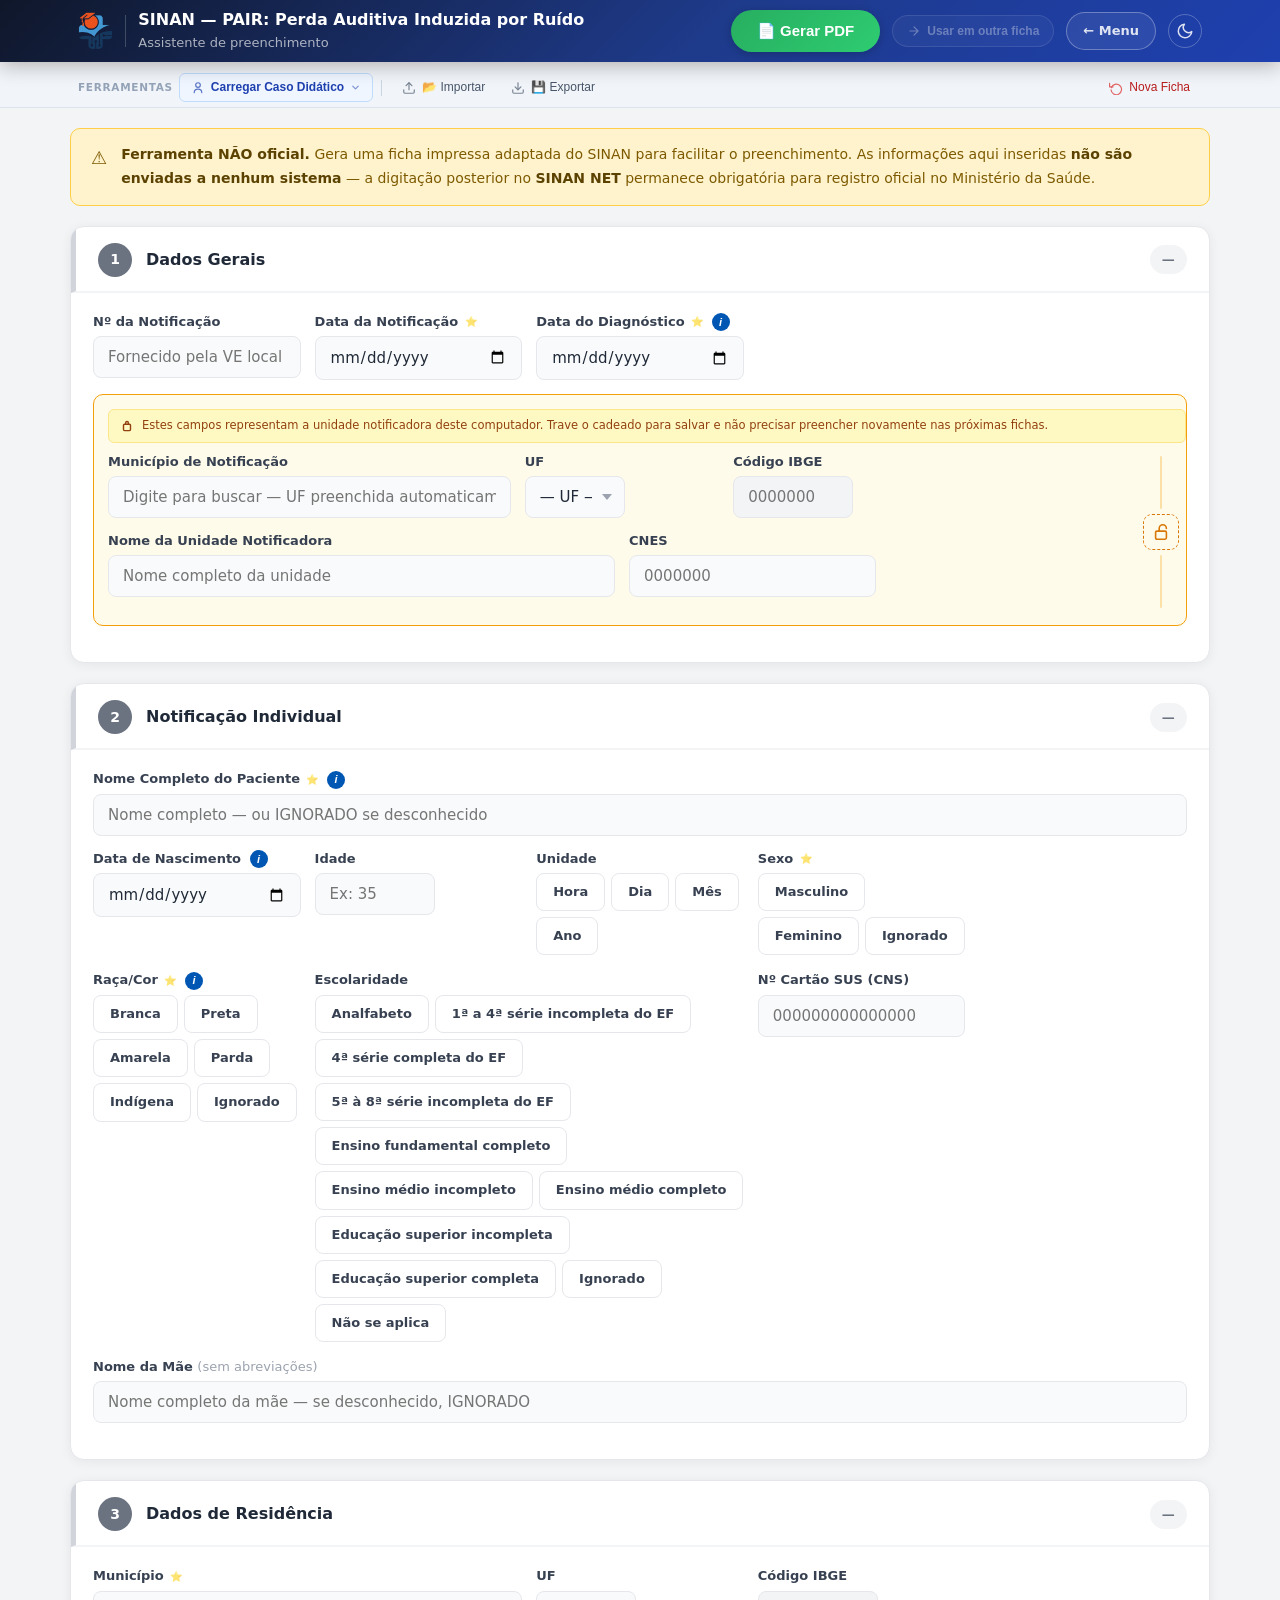
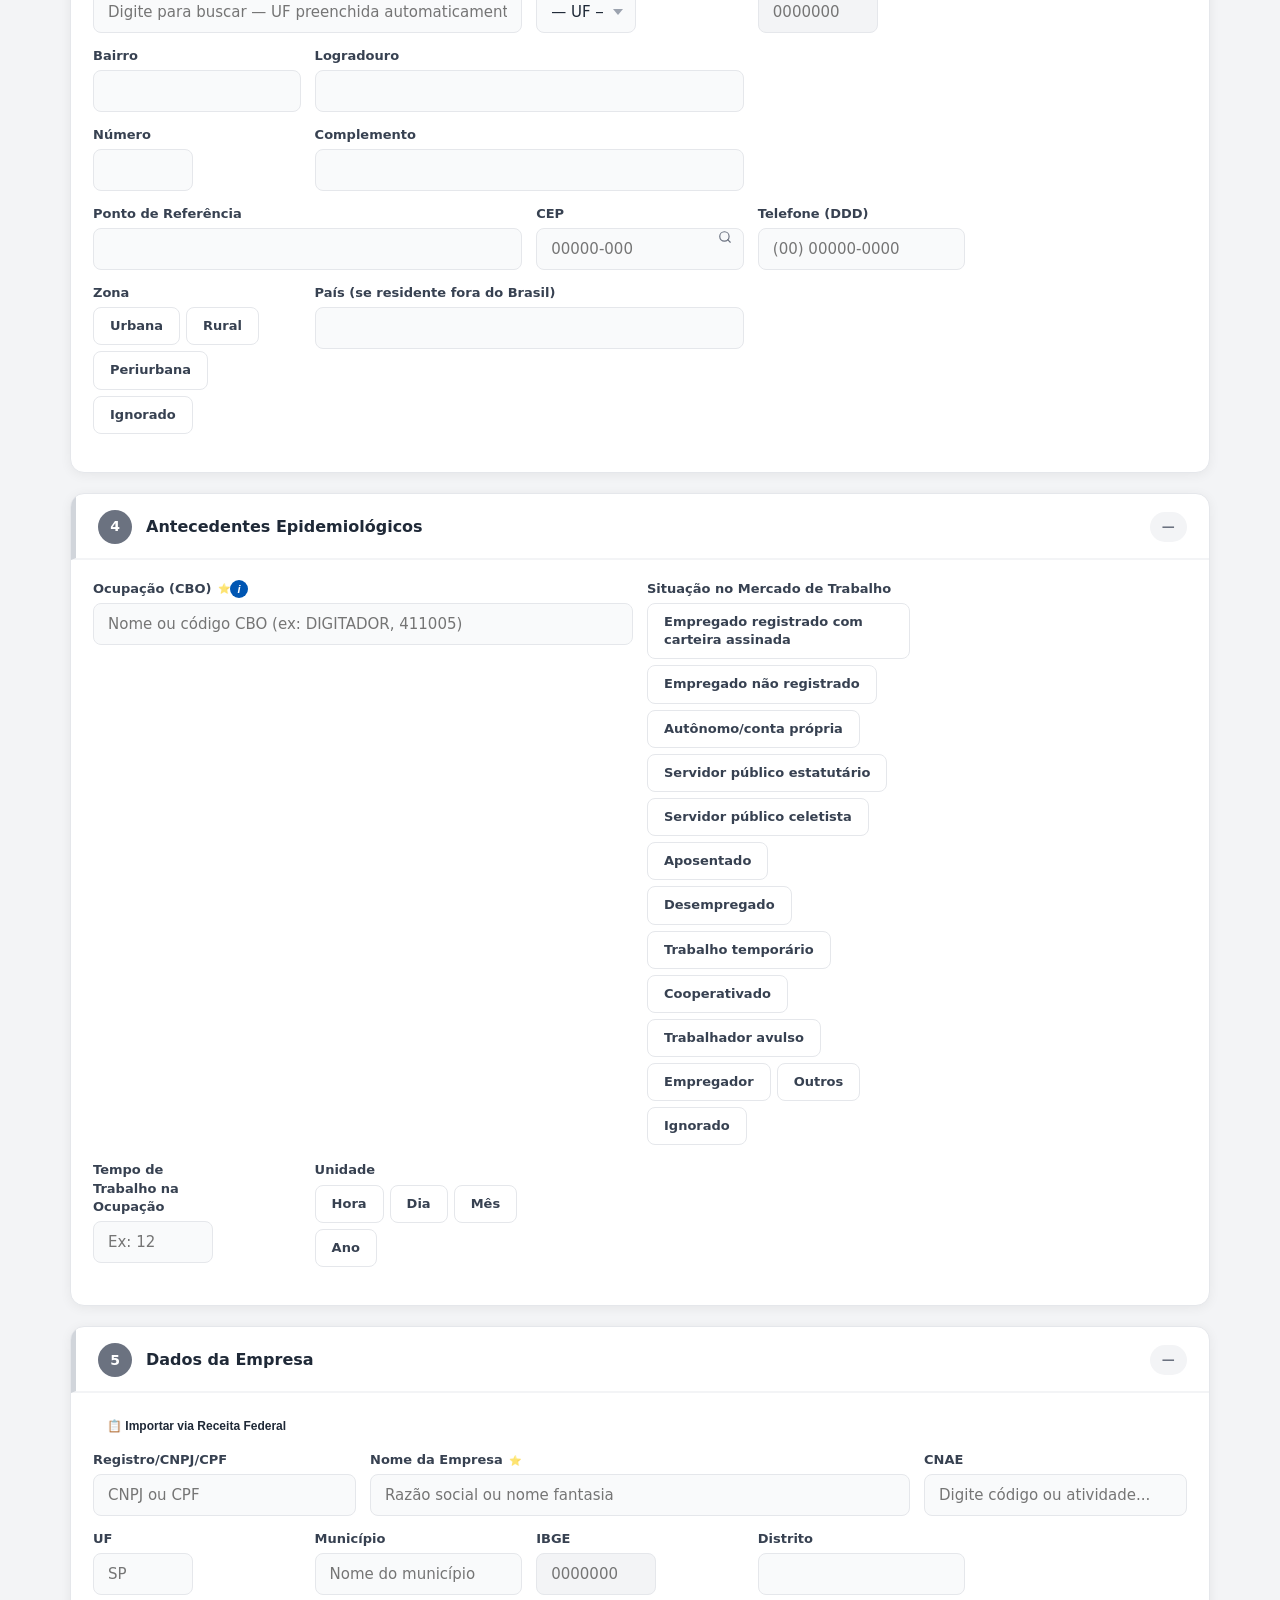
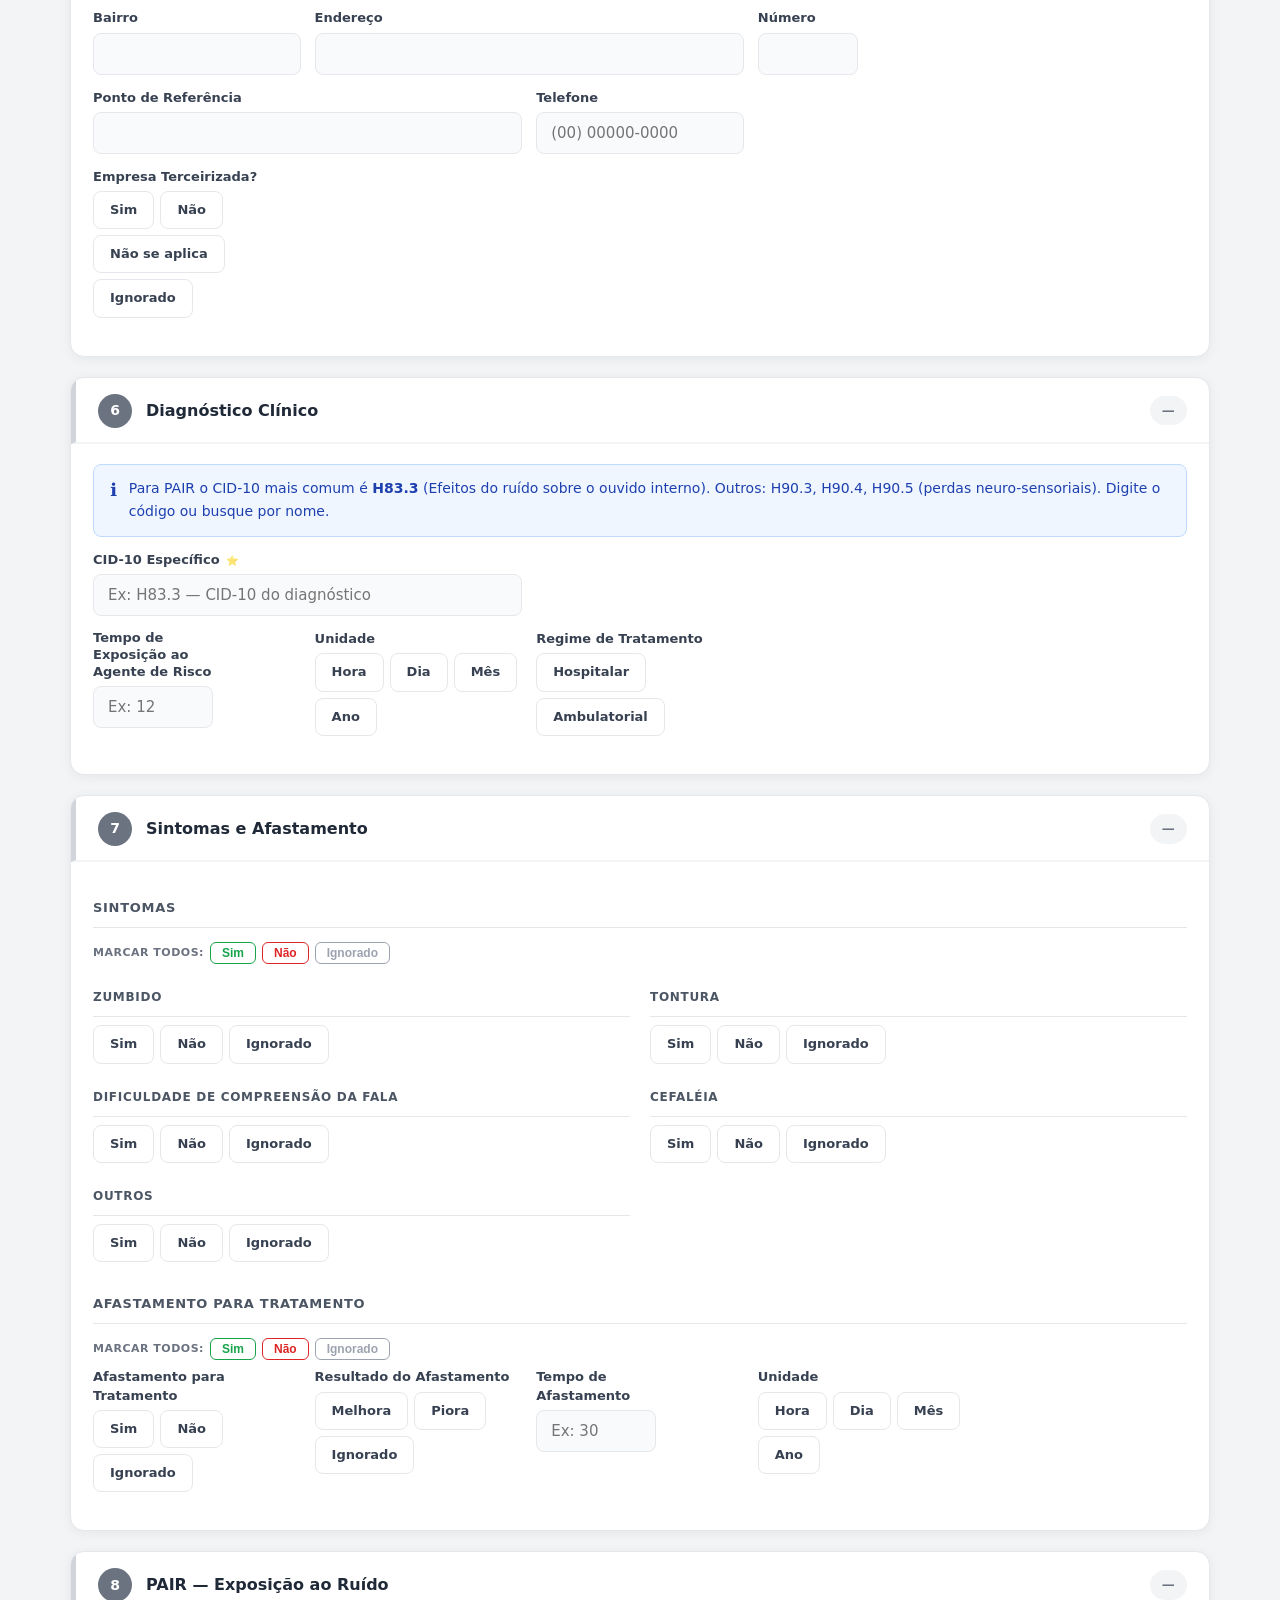
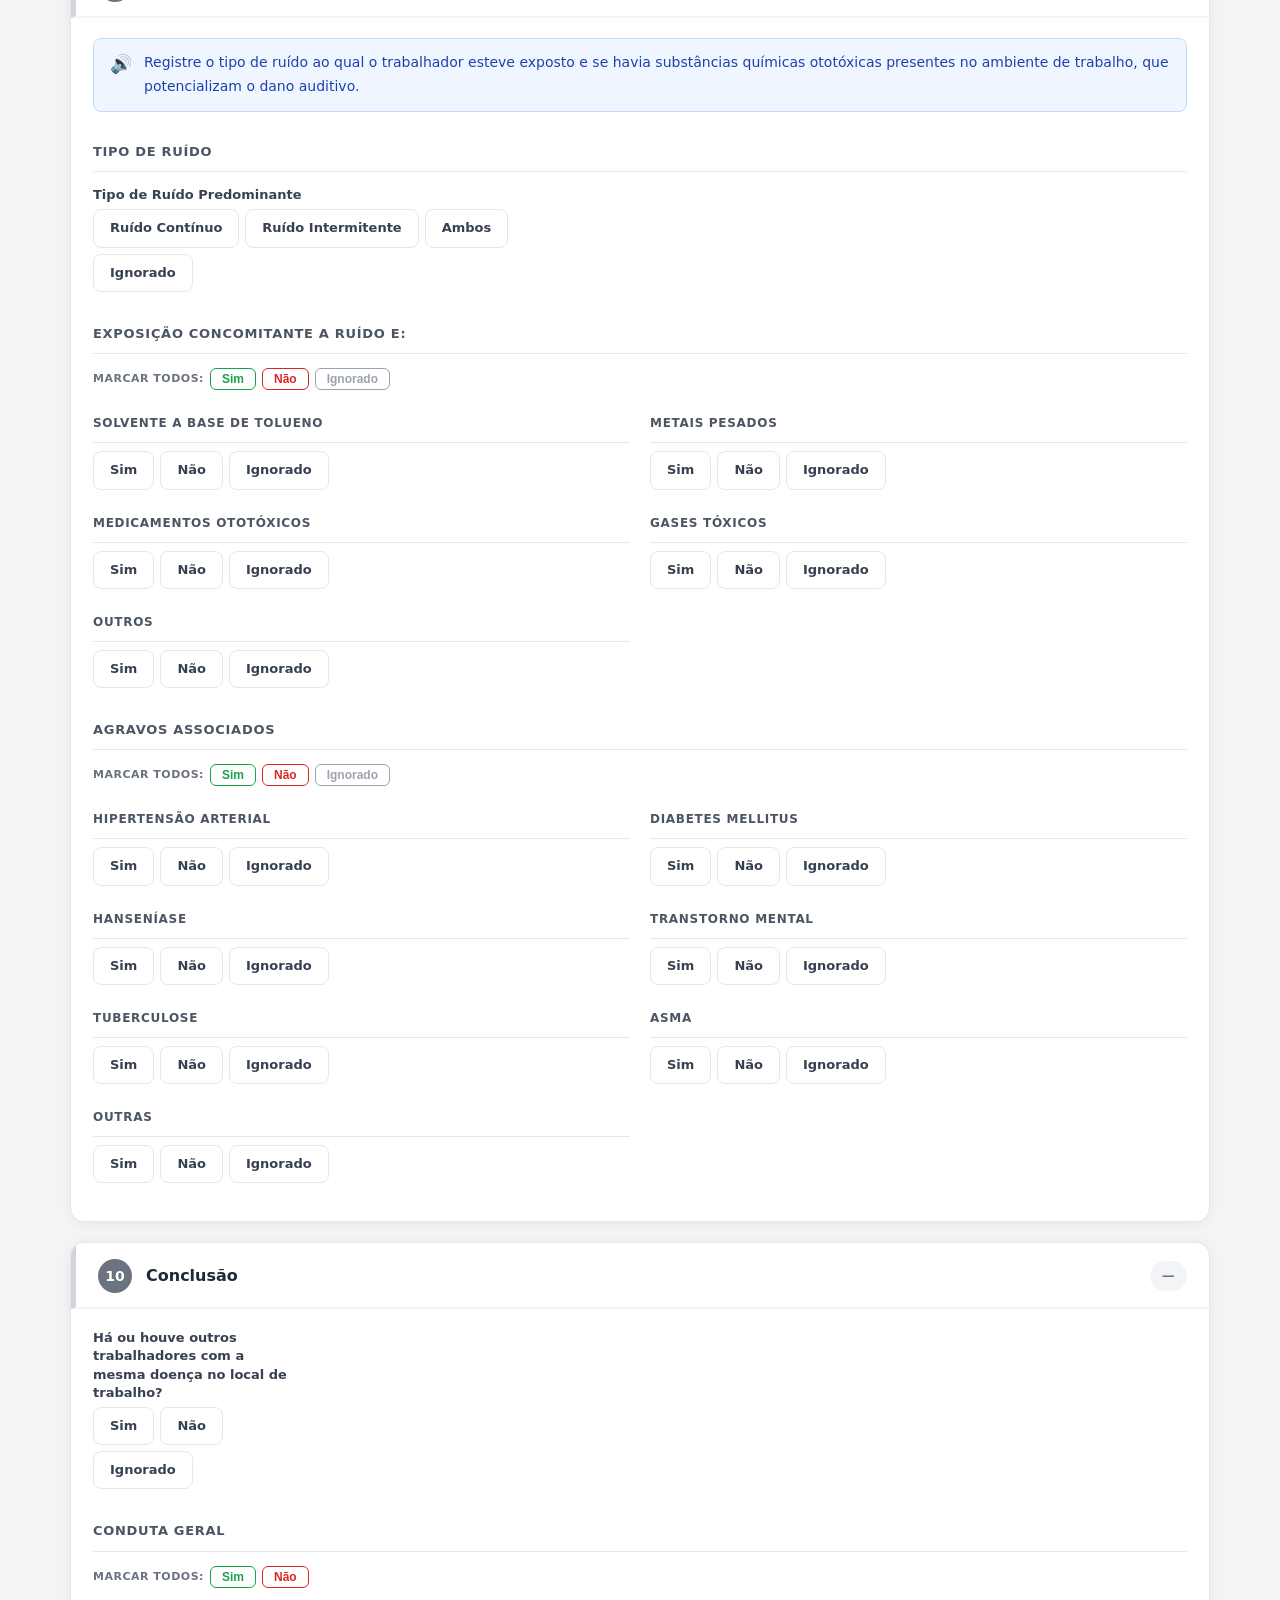
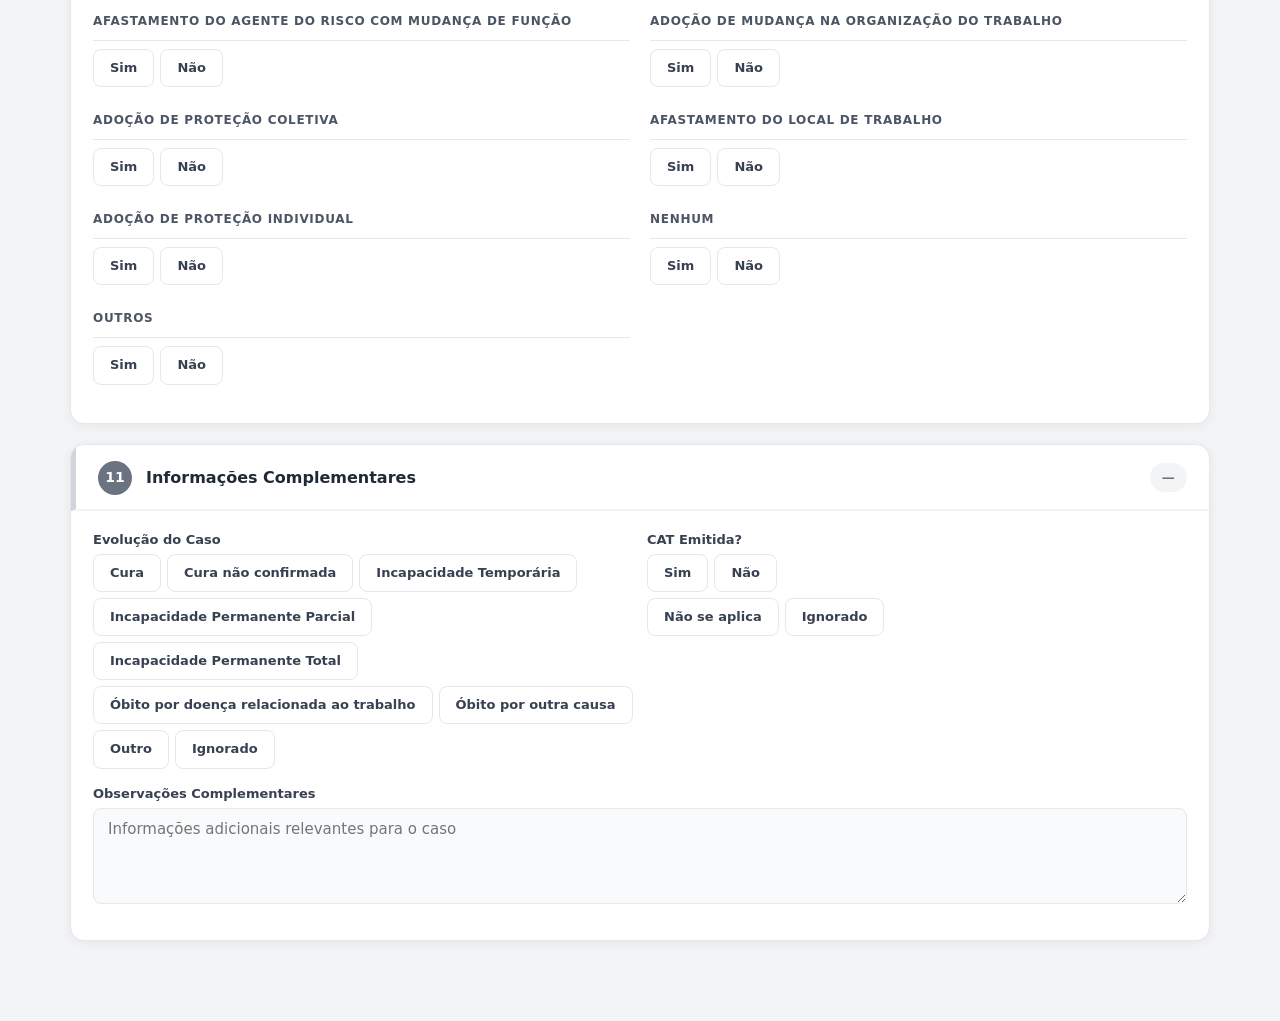
<file: sinan_pair.html>
﻿<!DOCTYPE html>
<html lang="pt-BR">
<head>
<meta charset="UTF-8">
<meta name="viewport" content="width=device-width, initial-scale=1.0">
<title>SINAN — PAIR: Perda Auditiva Induzida por Ruído | Assistente PET Saúde Digital</title>

<link rel="stylesheet" href="shared.css">
</head>
<body>
<script>
// Dark Mode — aplica antes do paint para evitar flash
(function(){
  var stored = localStorage.getItem('sinan-theme');
  var theme;
  if(stored === 'dark' || stored === 'light'){
    theme = stored;
  } else {
    theme = window.matchMedia && window.matchMedia('(prefers-color-scheme: dark)').matches ? 'dark' : 'light';
  }
  if(theme === 'dark') document.documentElement.setAttribute('data-theme','dark');
})();
function toggleDarkMode(){
  var isDark = document.documentElement.getAttribute('data-theme') === 'dark';
  var next = isDark ? 'light' : 'dark';
  if(next === 'dark') document.documentElement.setAttribute('data-theme','dark');
  else document.documentElement.removeAttribute('data-theme');
  localStorage.setItem('sinan-theme', next);
}
</script>

<!-- ===== STICKY HEADER ===== -->
<header id="hdr">
  <div class="hdr-row">
    <img class="hdr-logo" src="assets/img/pet-saude-logo-png.png" alt="PET Saúde Digital">
    <div class="hdr-vline"></div>
    <div class="hdr-title">
      <h1>SINAN — PAIR: Perda Auditiva Induzida por Ruído</h1>
      <p>Assistente de preenchimento</p>
    </div>

    <button class="hdr-btn" id="btn-gerar" onclick="gerarPDF()">📄 Gerar PDF</button>
    <button class="hdr-btn-transfer btn-disabled" id="btn-transfer" onclick="clickTransfer()" title="Transferir dados preenchidos para outra ficha">
      <svg width="14" height="14" viewBox="0 0 24 24" fill="none" stroke="currentColor" stroke-width="2" stroke-linecap="round" stroke-linejoin="round"><path d="M5 12h14M12 5l7 7-7 7"/></svg>
      Usar em outra ficha
    </button>
    <a class="hdr-back" href="index.html">&#8592; Menu</a>
    <button class="dm-toggle" id="dm-toggle" onclick="toggleDarkMode()" title="Alternar modo escuro">
      <svg class="ico-moon" viewBox="0 0 24 24" fill="none" stroke="currentColor" stroke-width="2" stroke-linecap="round" stroke-linejoin="round"><path d="M21 12.79A9 9 0 1111.21 3a7 7 0 009.79 9.79z"/></svg>
      <svg class="ico-sun" viewBox="0 0 24 24" fill="none" stroke="currentColor" stroke-width="2" stroke-linecap="round" stroke-linejoin="round"><circle cx="12" cy="12" r="5"/><line x1="12" y1="1" x2="12" y2="3"/><line x1="12" y1="21" x2="12" y2="23"/><line x1="4.22" y1="4.22" x2="5.64" y2="5.64"/><line x1="18.36" y1="18.36" x2="19.78" y2="19.78"/><line x1="1" y1="12" x2="3" y2="12"/><line x1="21" y1="12" x2="23" y2="12"/><line x1="4.22" y1="19.78" x2="5.64" y2="18.36"/><line x1="18.36" y1="5.64" x2="19.78" y2="4.22"/></svg>
    </button>
  </div>
</header>
<div id="prog-bar-strip"><div id="prog-bar-fill"></div></div>

<div id="tools-bar">
  <div class="tools-inner">
    <div class="tb-group">
      <span class="tools-label">Ferramentas</span>
      <div class="tb-dd" id="dd-pac">
        <button class="tb-btn" id="btn-pac-menu" onclick="togglePacMenu(event)" style="background:#eff6ff;border-color:#bfdbfe;color:#1e40af;font-weight:700">
          <svg width="14" height="14" viewBox="0 0 24 24" fill="none" stroke="currentColor" stroke-width="2" stroke-linecap="round" stroke-linejoin="round"><circle cx="12" cy="7" r="4"/><path d="M5.5 20c0-3.5 2.9-6 6.5-6s6.5 2.5 6.5 6"/></svg>
          Carregar Caso Didático
          <svg width="11" height="11" viewBox="0 0 24 24" fill="none" stroke="currentColor" stroke-width="2.5" stroke-linecap="round" stroke-linejoin="round" style="opacity:.55"><polyline points="6,9 12,15 18,9"/></svg>
        </button>
        <div class="tb-menu" id="pac-menu"></div>
      </div>
      <span class="tb-sep"></span>
      <button class="tb-btn" onclick="document.getElementById('f-import').click()" title="Importar rascunho salvo (.json)">
        <svg width="14" height="14" viewBox="0 0 24 24" fill="none" stroke="currentColor" stroke-width="2" stroke-linecap="round" stroke-linejoin="round"><path d="M21 15v4a2 2 0 0 1-2 2H5a2 2 0 0 1-2-2v-4"/><polyline points="17,8 12,3 7,8"/><line x1="12" y1="3" x2="12" y2="15"/></svg>
        📂 Importar
      </button>
      <input type="file" id="f-import" accept=".json" style="display:none" onchange="importarRascunho(this)">
      <button class="tb-btn" onclick="exportarRascunho()" title="Salvar rascunho como arquivo .json">
        <svg width="14" height="14" viewBox="0 0 24 24" fill="none" stroke="currentColor" stroke-width="2" stroke-linecap="round" stroke-linejoin="round"><path d="M21 15v4a2 2 0 0 1-2 2H5a2 2 0 0 1-2-2v-4"/><polyline points="7,10 12,15 17,10"/><line x1="12" y1="15" x2="12" y2="3"/></svg>
        💾 Exportar
      </button>
    </div>
    <div class="tb-group">
      <button class="tb-btn tb-danger" onclick="abrirModalNova()">
        <svg width="14" height="14" viewBox="0 0 24 24" fill="none" stroke="currentColor" stroke-width="2" stroke-linecap="round" stroke-linejoin="round"><polyline points="1,4 1,10 7,10"/><path d="M3.51 15a9 9 0 1 0 .49-3.5"/></svg>
        Nova Ficha
      </button>
    </div>
  </div>
</div>

<div class="wrapper">

<!-- DISCLAIMER -->
<div class="banner-warn">
  <span style="font-size:18px;flex-shrink:0">⚠️</span>
  <div><strong>Ferramenta NÃO oficial.</strong> Gera uma ficha impressa adaptada do SINAN para facilitar o preenchimento. As informações aqui inseridas <strong>não são enviadas a nenhum sistema</strong> — a digitação posterior no <strong>SINAN NET</strong> permanece obrigatória para registro oficial no Ministério da Saúde.</div>
</div>

<!-- =========================================================
  SEÇÃO 1 — DADOS GERAIS
========================================================= -->
<div class="sec" id="sec1">
  <div class="sec-hdr">
    <div class="sec-num">1</div>
    <div class="sec-info">
      <h3>Dados Gerais</h3>
    </div>
    <span class="sec-badge badge-empty" id="badge1">—</span>
  </div>
  <div class="sec-body">

    <div class="row">
      <div class="fld">
        <label>Nº da Notificação</label>
        <input type="text" id="f_num_notif" placeholder="Fornecido pela VE local">
      </div>
      <div class="fld">
        <label>Data da Notificação <span class="req-star">⭐</span></label>
        <input type="date" id="f_data_notif" data-ess data-label="Data da notificação">
      </div>
      <div class="fld">
        <label>Data do Diagnóstico <span class="req-star">⭐</span>
          <span class="tip-wrap"><button type="button" class="tip-btn" onclick="tipToggle(this)">i</button><span class="tip-pop">Data em que o profissional de saúde estabeleceu o diagnóstico de PAIR (Perda Auditiva Induzida por Ruído).</span></span>
        </label>
        <input type="date" id="f_data_diag" data-ess data-label="Data do diagnóstico">
      </div>
    </div>

    <div class="lock-grp" id="lock-grp-notif">
      <div class="lock-hint">
        <svg width="14" height="14" viewBox="0 0 20 20" fill="none" stroke="currentColor" stroke-width="2" stroke-linecap="round" style="flex-shrink:0;margin-top:1px"><rect x="5" y="9" width="10" height="9" rx="1.5"/><path d="M8 9V7a2 2 0 014 0v2"/></svg>
        <span class="lock-hint-txt">Estes campos representam a unidade notificadora deste computador. Trave o cadeado para salvar e não precisar preencher novamente nas próximas fichas.</span>
      </div>
      <div class="lock-inner">
        <div class="lock-fields">
    <div class="row">
      <div class="fld col-2">
        <label>Município de Notificação</label>
        <div class="ac-wrap">
          <input type="text" id="f_mun_notif" placeholder="Digite para buscar — UF preenchida automaticamente" data-caps autocomplete="off">
          <div class="ac-drop" id="f_mun_notif-drop"></div>
        </div>
      </div>
      <div class="fld" style="max-width:100px">
        <label>UF</label>
        <select id="f_uf_notif"></select>
      </div>
      <div class="fld" style="max-width:120px">
        <label>Código IBGE</label>
        <input type="text" id="f_ibge_notif" maxlength="7" placeholder="0000000" readonly>
      </div>
    </div>

    <div class="row row-wide">
      <div class="fld col-2">
        <label>Nome da Unidade Notificadora</label>
        <input type="text" id="f_nome_un" placeholder="Nome completo da unidade" data-caps>
      </div>
      <div class="fld">
        <label>CNES</label>
        <input type="text" id="f_cnes" maxlength="7" placeholder="0000000">
      </div>
    </div>
        </div>
        <div class="lock-rail">
          <div class="lock-seg"></div>
          <button type="button" class="lock-btn-rail" onclick="toggleUnitLock()" title="Travar dados da unidade notificadora neste computador">
            <svg class="lock-ico-open" width="18" height="18" viewBox="0 0 20 20" fill="none" stroke="currentColor" stroke-width="1.8" stroke-linecap="round"><rect x="4" y="9" width="12" height="9" rx="1.5"/><path d="M8 9V6a4 4 0 018 0"/></svg>
            <svg class="lock-ico-closed" width="18" height="18" viewBox="0 0 20 20" fill="none" stroke="currentColor" stroke-width="1.8" stroke-linecap="round"><rect x="4" y="9" width="12" height="9" rx="1.5"/><path d="M7 9V6a3 3 0 016 0v3"/></svg>
          </button>
          <div class="lock-seg"></div>
        </div>
      </div>
    </div>

  </div>
</div>

<!-- =========================================================
  SEÇÃO 2 — NOTIFICAÇÃO INDIVIDUAL
========================================================= -->
<div class="sec" id="sec2">
  <div class="sec-hdr">
    <div class="sec-num">2</div>
    <div class="sec-info">
      <h3>Notificação Individual</h3>
    </div>
    <span class="sec-badge badge-empty" id="badge2">—</span>
  </div>
  <div class="sec-body">

    <div class="row row-full">
      <div class="fld">
        <label>Nome Completo do Paciente <span class="req-star">⭐</span>
          <span class="tip-wrap"><button type="button" class="tip-btn" onclick="tipToggle(this)">i</button><span class="tip-pop">Campo obrigatório. Se o nome for desconhecido, escreva IGNORADO.</span></span>
        </label>
        <input type="text" id="f_nome" placeholder="Nome completo — ou IGNORADO se desconhecido" data-caps data-ess data-label="Nome do paciente">
      </div>
    </div>

    <div class="row">
      <div class="fld">
        <label>Data de Nascimento
          <span class="tip-wrap"><button type="button" class="tip-btn" onclick="tipToggle(this)">i</button><span class="tip-pop">Preencha a data de nascimento <b>ou</b> a idade — ao menos um desses campos é necessário. Ao preencher a data de nascimento, a idade é calculada automaticamente.</span></span>
        </label>
        <input type="date" id="f_nasc">
      </div>
      <div class="fld" style="max-width:120px">
        <label>Idade</label>
        <input type="number" id="f_idade_val" min="0" max="999" placeholder="Ex: 35">
      </div>
      <div class="fld">
        <label>Unidade</label>
        <div class="pills" id="grp_idade_un" data-hidden="f_idade_un">
          <label class="pill" data-val="1"><input type="radio" name="idade_un" value="1"> Hora</label>
          <label class="pill" data-val="2"><input type="radio" name="idade_un" value="2"> Dia</label>
          <label class="pill" data-val="3"><input type="radio" name="idade_un" value="3"> Mês</label>
          <label class="pill" data-val="4"><input type="radio" name="idade_un" value="4"> Ano</label>
        </div>
        <input type="hidden" id="f_idade_un">
      </div>
      <div class="fld">
        <label>Sexo <span class="req-star">⭐</span></label>
        <div class="pills" id="grp_sexo">
          <label class="pill" data-val="M"><input type="radio" name="sexo" value="M" onchange="onSexoChange()"> Masculino</label>
          <label class="pill" data-val="F"><input type="radio" name="sexo" value="F" onchange="onSexoChange()"> Feminino</label>
          <label class="pill" data-val="I"><input type="radio" name="sexo" value="I" onchange="onSexoChange()"> Ignorado</label>
        </div>
      </div>
    </div>

    <div id="row_gest" style="display:none" class="row">
      <div class="fld col-2">
        <label>Gestante</label>
        <div class="pills" id="grp_gest" data-hidden="f_gest">
          <label class="pill" data-val="1"><input type="radio" name="gest" value="1"> 1ºTrimestre</label>
          <label class="pill" data-val="2"><input type="radio" name="gest" value="2"> 2ºTrimestre</label>
          <label class="pill" data-val="3"><input type="radio" name="gest" value="3"> 3ºTrimestre</label>
          <label class="pill" data-val="4"><input type="radio" name="gest" value="4"> Idade gestacional Ignorada</label>
          <label class="pill" data-val="5"><input type="radio" name="gest" value="5"> Não</label>
          <label class="pill" data-val="6"><input type="radio" name="gest" value="6"> Não se aplica</label>
          <label class="pill" data-val="9"><input type="radio" name="gest" value="9"> Ignorado</label>
        </div>
        <input type="hidden" id="f_gest">
      </div>
    </div>

    <div class="row">
      <div class="fld">
        <label>Raça/Cor <span class="req-star">⭐</span>
          <span class="tip-wrap"><button type="button" class="tip-btn" onclick="tipToggle(this)">i</button><span class="tip-pop">Preencher conforme declaração da própria pessoa.</span></span>
        </label>
        <div class="pills" id="grp_raca" data-hidden="f_raca">
          <label class="pill" data-val="1"><input type="radio" name="raca" value="1"> Branca</label>
          <label class="pill" data-val="2"><input type="radio" name="raca" value="2"> Preta</label>
          <label class="pill" data-val="3"><input type="radio" name="raca" value="3"> Amarela</label>
          <label class="pill" data-val="4"><input type="radio" name="raca" value="4"> Parda</label>
          <label class="pill" data-val="5"><input type="radio" name="raca" value="5"> Indígena</label>
          <label class="pill" data-val="9"><input type="radio" name="raca" value="9"> Ignorado</label>
        </div>
        <input type="hidden" id="f_raca" data-ess data-label="Raça/Cor">
      </div>
      <div class="fld col-2">
        <label>Escolaridade</label>
        <div class="pills" id="grp_escol" data-hidden="f_escol">
          <label class="pill" data-val="0"><input type="radio" name="escol" value="0"> Analfabeto</label>
          <label class="pill" data-val="1"><input type="radio" name="escol" value="1"> 1ª a 4ª série incompleta do EF</label>
          <label class="pill" data-val="2"><input type="radio" name="escol" value="2"> 4ª série completa do EF</label>
          <label class="pill" data-val="3"><input type="radio" name="escol" value="3"> 5ª à 8ª série incompleta do EF</label>
          <label class="pill" data-val="4"><input type="radio" name="escol" value="4"> Ensino fundamental completo</label>
          <label class="pill" data-val="5"><input type="radio" name="escol" value="5"> Ensino médio incompleto</label>
          <label class="pill" data-val="6"><input type="radio" name="escol" value="6"> Ensino médio completo</label>
          <label class="pill" data-val="7"><input type="radio" name="escol" value="7"> Educação superior incompleta</label>
          <label class="pill" data-val="8"><input type="radio" name="escol" value="8"> Educação superior completa</label>
          <label class="pill" data-val="9"><input type="radio" name="escol" value="9"> Ignorado</label>
          <label class="pill" data-val="10"><input type="radio" name="escol" value="10"> Não se aplica</label>
        </div>
        <input type="hidden" id="f_escol">
      </div>
      <div class="fld">
        <label>Nº Cartão SUS (CNS)</label>
        <input type="text" id="f_sus" maxlength="15" placeholder="000000000000000">
      </div>
    </div>

    <div class="row row-full">
      <div class="fld">
        <label>Nome da Mãe <span style="font-weight:400;color:#9ca3af">(sem abreviações)</span></label>
        <input type="text" id="f_mae" placeholder="Nome completo da mãe — se desconhecido, IGNORADO" data-caps>
      </div>
    </div>

  </div>
</div>

<!-- =========================================================
  SEÇÃO 3 — DADOS DE RESIDÊNCIA
========================================================= -->
<div class="sec" id="sec3">
  <div class="sec-hdr">
    <div class="sec-num">3</div>
    <div class="sec-info">
      <h3>Dados de Residência</h3>
    </div>
    <span class="sec-badge badge-empty" id="badge3">—</span>
  </div>
  <div class="sec-body">
    <div class="row">
      <div class="fld col-2">
        <label>Município <span class="req-star">⭐</span></label>
        <div class="ac-wrap">
          <input type="text" id="f_mun_res" data-ess data-label="Município de residência" placeholder="Digite para buscar — UF preenchida automaticamente" data-caps autocomplete="off">
          <div class="ac-drop" id="f_mun_res-drop"></div>
        </div>
      </div>
      <div class="fld" style="max-width:100px">
        <label>UF</label>
        <select id="f_uf_res"></select>
      </div>
      <div class="fld" style="max-width:120px">
        <label>Código IBGE</label>
        <input type="text" id="f_ibge_res" maxlength="7" placeholder="0000000" readonly>
      </div>
    </div>
    <div class="row">
      <div class="fld">
        <label>Bairro</label>
        <input type="text" id="f_bairro_res" data-caps>
      </div>
      <div class="fld col-2">
        <label>Logradouro</label>
        <input type="text" id="f_logr_res" data-caps>
      </div>
    </div>
    <div class="row">
      <div class="fld" style="max-width:100px">
        <label>Número</label>
        <input type="text" id="f_num_res">
      </div>
      <div class="fld col-2">
        <label>Complemento</label>
        <input type="text" id="f_compl_res" data-caps>
      </div>
    </div>
    <div class="row">
      <div class="fld col-2">
        <label>Ponto de Referência</label>
        <input type="text" id="f_pref_res" data-caps>
      </div>
      <div class="fld">
        <label>CEP</label>
        <input type="text" id="f_cep" maxlength="9" placeholder="00000-000">
      </div>
      <div class="fld">
        <label>Telefone (DDD)</label>
        <input type="text" id="f_tel_res" placeholder="(00) 00000-0000">
      </div>
    </div>
    <div class="row">
      <div class="fld">
        <label>Zona</label>
        <div class="pills" id="grp_zona_res" data-hidden="f_zona_res">
          <label class="pill" data-val="1"><input type="radio" name="zona_res" value="1"> Urbana</label>
          <label class="pill" data-val="2"><input type="radio" name="zona_res" value="2"> Rural</label>
          <label class="pill" data-val="3"><input type="radio" name="zona_res" value="3"> Periurbana</label>
          <label class="pill" data-val="9"><input type="radio" name="zona_res" value="9"> Ignorado</label>
        </div>
        <input type="hidden" id="f_zona_res">
      </div>
      <div class="fld col-2">
        <label>País (se residente fora do Brasil)</label>
        <input type="text" id="f_pais_res" data-caps>
      </div>
    </div>
  </div>
</div>

<!-- =========================================================
  SEÇÃO 4 — ANTECEDENTES EPIDEMIOLÓGICOS
========================================================= -->
<div class="sec" id="sec4">
  <div class="sec-hdr">
    <div class="sec-num">4</div>
    <div class="sec-info">
      <h3>Antecedentes Epidemiológicos</h3>
    </div>
    <span class="sec-badge badge-empty" id="badge4">—</span>
  </div>
  <div class="sec-body">

    <div class="row row-wide">
      <div class="fld col-2">
        <label>Ocupação (CBO) <span class="req-star">⭐</span><span class="cn"><span class="tip-wrap"><button type="button" class="tip-btn" onclick="tipToggle(this)">i</button><span class="tip-pop">A Classificação Brasileira de Ocupações (CBO) permite identificar o vínculo entre a doença e a atividade laboral. Pode digitar o nome ou código — o sistema busca automaticamente.</span></span></span></label>
        <div class="ac-wrap">
          <input type="text" id="f_ocupacao" data-caps data-ess data-label="Ocupação CBO" autocomplete="off" placeholder="Nome ou código CBO (ex: DIGITADOR, 411005)">
          <div class="ac-drop" id="f_ocupacao-drop"></div>
        </div>
        <span id="f_ocupacao_hint" style="font-size:12px;color:#2563eb;margin-top:4px;display:none;line-height:1.4;font-weight:600"></span>
      </div>
      <div class="fld">
        <label>Situação no Mercado de Trabalho</label>
        <div class="pills" id="grp_sit_mercado" data-hidden="f_sit_mercado">
          <label class="pill" data-val="1"><input type="radio" name="sit_mercado" value="1"> Empregado registrado com carteira assinada</label>
          <label class="pill" data-val="2"><input type="radio" name="sit_mercado" value="2"> Empregado não registrado</label>
          <label class="pill" data-val="3"><input type="radio" name="sit_mercado" value="3"> Autônomo/conta própria</label>
          <label class="pill" data-val="4"><input type="radio" name="sit_mercado" value="4"> Servidor público estatutário</label>
          <label class="pill" data-val="5"><input type="radio" name="sit_mercado" value="5"> Servidor público celetista</label>
          <label class="pill" data-val="6"><input type="radio" name="sit_mercado" value="6"> Aposentado</label>
          <label class="pill" data-val="7"><input type="radio" name="sit_mercado" value="7"> Desempregado</label>
          <label class="pill" data-val="8"><input type="radio" name="sit_mercado" value="8"> Trabalho temporário</label>
          <label class="pill" data-val="9"><input type="radio" name="sit_mercado" value="9"> Cooperativado</label>
          <label class="pill" data-val="10"><input type="radio" name="sit_mercado" value="10"> Trabalhador avulso</label>
          <label class="pill" data-val="11"><input type="radio" name="sit_mercado" value="11"> Empregador</label>
          <label class="pill" data-val="12"><input type="radio" name="sit_mercado" value="12"> Outros</label>
          <label class="pill" data-val="99"><input type="radio" name="sit_mercado" value="99"> Ignorado</label>
        </div>
        <input type="hidden" id="f_sit_mercado">
      </div>
    </div>

    <div class="row">
      <div class="fld" style="max-width:120px">
        <label>Tempo de Trabalho na Ocupação</label>
        <input type="text" id="f_tempo_trab_val" placeholder="Ex: 12" maxlength="4">
      </div>
      <div class="fld">
        <label>Unidade</label>
        <div class="pills" id="grp_tempo_trab_tipo" data-hidden="f_tempo_trab_tipo">
          <label class="pill" data-val="1"><input type="radio" name="tempo_trab_tipo" value="1"> Hora</label>
          <label class="pill" data-val="2"><input type="radio" name="tempo_trab_tipo" value="2"> Dia</label>
          <label class="pill" data-val="3"><input type="radio" name="tempo_trab_tipo" value="3"> Mês</label>
          <label class="pill" data-val="4"><input type="radio" name="tempo_trab_tipo" value="4"> Ano</label>
        </div>
        <input type="hidden" id="f_tempo_trab_tipo">
      </div>
    </div>

  </div>
</div>

<!-- =========================================================
  SEÇÃO 5 — DADOS DA EMPRESA
========================================================= -->
<div class="sec" id="sec5">
  <div class="sec-hdr">
    <div class="sec-num">5</div>
    <div class="sec-info">
      <h3>Dados da Empresa</h3>
    </div>
    <span class="sec-badge badge-empty" id="badge5">—</span>
  </div>
  <div class="sec-body">

    <!-- IMPORTAR VIA RECEITA FEDERAL -->
    <button type="button" class="rf-toggle-btn" id="rf-toggle-btn" onclick="rfTogglePanel()">&#128203; Importar via Receita Federal</button>
    <div class="rf-panel" id="rf-panel">
      <p class="rf-instr">Acesse o site da <a href="https://solucoes.receita.fazenda.gov.br/servicos/cnpjreva/Cnpjreva_Solicitacao.asp" target="_blank" rel="noopener">Receita Federal</a>, abra a ficha do CNPJ, selecione tudo (<kbd>Ctrl+A</kbd>) e cole abaixo:</p>
      <textarea id="rf-textarea" class="rf-textarea" rows="5" placeholder="Cole aqui o texto completo da página da Receita Federal..."></textarea>
      <div class="rf-actions">
        <button type="button" class="mbtn mbtn-p" onclick="rfExtrair()">Extrair e preencher</button>
        <button type="button" class="mbtn mbtn-s" onclick="document.getElementById('rf-textarea').value=''">Limpar</button>
      </div>
    </div>

    <div class="row row-wide">
      <div class="fld">
        <label>Registro/CNPJ/CPF</label>
        <input type="text" id="f_emp_reg" placeholder="CNPJ ou CPF">
      </div>
      <div class="fld col-2">
        <label>Nome da Empresa <span class="req-star">⭐</span></label>
        <input type="text" id="f_emp_nome" data-caps data-ess data-label="Nome da empresa" placeholder="Razão social ou nome fantasia">
      </div>
      <div class="fld">
        <label>CNAE</label>
        <div class="rf-cnae-warn" id="rf-cnae-warn" style="display:none">&#9888;&#65039; CNAE <strong id="rf-cnae-warn-code"></strong><span id="rf-cnae-warn-ramo"></span> não consta na lista do SINAN NET. Selecione a classe mais próxima ou pesquise manualmente no campo abaixo:
          <div class="rf-cnae-sugs" id="rf-cnae-sugs"></div>
        </div>
        <div class="ac-wrap">
          <input type="text" id="f_emp_cnae" placeholder="Digite código ou atividade..." autocomplete="off">
          <div class="ac-drop" id="f_emp_cnae-drop"></div>
        </div>
        <span id="f_emp_cnae_hint" style="font-size:12px;color:#2563eb;margin-top:4px;display:none;line-height:1.4;font-weight:600"></span>
      </div>
    </div>

    <div class="row">
      <div class="fld" style="max-width:100px">
        <label>UF</label>
        <input type="text" id="f_emp_uf" maxlength="2" data-caps placeholder="SP">
      </div>
      <div class="fld">
        <label>Município</label>
        <div class="ac-wrap">
          <input type="text" id="f_emp_mun" data-caps placeholder="Nome do município" autocomplete="off">
          <div class="ac-drop" id="f_emp_mun-drop"></div>
        </div>
      </div>
      <div class="fld" style="max-width:120px">
        <label>IBGE</label>
        <input type="text" id="f_emp_ibge" maxlength="7" placeholder="0000000" readonly>
      </div>
      <div class="fld">
        <label>Distrito</label>
        <input type="text" id="f_emp_dist" data-caps>
      </div>
    </div>

    <div class="row">
      <div class="fld">
        <label>Bairro</label>
        <input type="text" id="f_emp_bairro" data-caps>
      </div>
      <div class="fld col-2">
        <label>Endereço</label>
        <input type="text" id="f_emp_end" data-caps>
      </div>
      <div class="fld" style="max-width:100px">
        <label>Número</label>
        <input type="text" id="f_emp_num">
      </div>
    </div>

    <div class="row">
      <div class="fld col-2">
        <label>Ponto de Referência</label>
        <input type="text" id="f_emp_pref" data-caps>
      </div>
      <div class="fld">
        <label>Telefone</label>
        <input type="text" id="f_emp_tel" placeholder="(00) 00000-0000">
      </div>
    </div>

    <div class="row">
      <div class="fld">
        <label>Empresa Terceirizada?</label>
        <div class="pills" id="grp_emp_terc">
          <label class="pill" data-val="1"><input type="radio" name="emp_terc" value="1" onchange="onEmpTerc()"> Sim</label>
          <label class="pill" data-val="2"><input type="radio" name="emp_terc" value="2" onchange="onEmpTerc()"> Não</label>
          <label class="pill" data-val="3"><input type="radio" name="emp_terc" value="3" onchange="onEmpTerc()"> Não se aplica</label>
          <label class="pill" data-val="9"><input type="radio" name="emp_terc" value="9" onchange="onEmpTerc()"> Ignorado</label>
        </div>
      </div>
    </div>

    <div id="box_emp_terc" style="display:none">
    </div>

  </div>
</div>

<!-- =========================================================
  SEÇÃO 6 — DIAGNÓSTICO CLÍNICO
========================================================= -->
<div class="sec" id="sec6">
  <div class="sec-hdr">
    <div class="sec-num">6</div>
    <div class="sec-info">
      <h3>Diagnóstico Clínico</h3>
    </div>
    <span class="sec-badge badge-empty" id="badge6">—</span>
  </div>
  <div class="sec-body">

    <div class="info"><span class="ico">ℹ️</span><div>Para PAIR o CID-10 mais comum é <strong>H83.3</strong> (Efeitos do ruído sobre o ouvido interno). Outros: H90.3, H90.4, H90.5 (perdas neuro-sensoriais). Digite o código ou busque por nome.</div></div>

    <div class="row">
      <div class="fld col-2">
        <label>CID-10 Específico <span class="req-star">⭐</span></label>
        <div class="ac-wrap">
          <input type="text" id="f_diag_cid" data-caps data-ess data-label="CID-10 do diagnóstico" autocomplete="off" placeholder="Ex: H83.3 — CID-10 do diagnóstico">
          <div class="ac-drop" id="f_diag_cid-drop"></div>
        </div>
        <span id="f_diag_cid_hint" style="font-size:12px;color:#2563eb;margin-top:4px;display:none;line-height:1.4;font-weight:600"></span>
      </div>
    </div>

    <div class="row">
      <div class="fld" style="max-width:120px">
        <label><span style="white-space:normal;display:block;line-height:1.3">Tempo de Exposição ao Agente de Risco</span></label>
        <input type="text" id="f_tempo_exp_val" placeholder="Ex: 12" maxlength="4">
      </div>
      <div class="fld">
        <label>Unidade</label>
        <div class="pills" id="grp_tempo_exp_tipo" data-hidden="f_tempo_exp_tipo">
          <label class="pill" data-val="1"><input type="radio" name="tempo_exp_tipo" value="1"> Hora</label>
          <label class="pill" data-val="2"><input type="radio" name="tempo_exp_tipo" value="2"> Dia</label>
          <label class="pill" data-val="3"><input type="radio" name="tempo_exp_tipo" value="3"> Mês</label>
          <label class="pill" data-val="4"><input type="radio" name="tempo_exp_tipo" value="4"> Ano</label>
        </div>
        <input type="hidden" id="f_tempo_exp_tipo">
      </div>
      <div class="fld">
        <label>Regime de Tratamento</label>
        <div class="pills" id="grp_regime" data-hidden="f_regime">
          <label class="pill" data-val="1"><input type="radio" name="regime" value="1"> Hospitalar</label>
          <label class="pill" data-val="2"><input type="radio" name="regime" value="2"> Ambulatorial</label>
        </div>
        <input type="hidden" id="f_regime">
      </div>
    </div>

  </div>
</div>

<!-- =========================================================
  SEÇÃO 7 — SINTOMAS E AFASTAMENTO
========================================================= -->
<div class="sec" id="sec7">
  <div class="sec-hdr">
    <div class="sec-num">7</div>
    <div class="sec-info">
      <h3>Sintomas e Afastamento</h3>
    </div>
    <span class="sec-badge badge-empty" id="badge7">—</span>
  </div>
  <div class="sec-body">

    <div class="sublabel">Sintomas</div>
    <div style="display:grid;grid-template-columns:1fr 1fr;gap:6px 20px;margin-bottom:14px">
      <div class="fld" style="margin:0">
        <div class="sublabel" style="font-size:12px;margin-bottom:3px">Zumbido</div>
        <div class="pills">
          <label class="pill"><input type="radio" name="sintoma_zumbido" value="1"> Sim</label>
          <label class="pill"><input type="radio" name="sintoma_zumbido" value="2"> Não</label>
          <label class="pill"><input type="radio" name="sintoma_zumbido" value="9"> Ignorado</label>
        </div>
      </div>
      <div class="fld" style="margin:0">
        <div class="sublabel" style="font-size:12px;margin-bottom:3px">Tontura</div>
        <div class="pills">
          <label class="pill"><input type="radio" name="sintoma_tontura" value="1"> Sim</label>
          <label class="pill"><input type="radio" name="sintoma_tontura" value="2"> Não</label>
          <label class="pill"><input type="radio" name="sintoma_tontura" value="9"> Ignorado</label>
        </div>
      </div>
      <div class="fld" style="margin:0">
        <div class="sublabel" style="font-size:12px;margin-bottom:3px">Dificuldade de compreensão da fala</div>
        <div class="pills">
          <label class="pill"><input type="radio" name="sintoma_dificuldade_fala" value="1"> Sim</label>
          <label class="pill"><input type="radio" name="sintoma_dificuldade_fala" value="2"> Não</label>
          <label class="pill"><input type="radio" name="sintoma_dificuldade_fala" value="9"> Ignorado</label>
        </div>
      </div>
      <div class="fld" style="margin:0">
        <div class="sublabel" style="font-size:12px;margin-bottom:3px">Cefaléia</div>
        <div class="pills">
          <label class="pill"><input type="radio" name="sintoma_cefaleia" value="1"> Sim</label>
          <label class="pill"><input type="radio" name="sintoma_cefaleia" value="2"> Não</label>
          <label class="pill"><input type="radio" name="sintoma_cefaleia" value="9"> Ignorado</label>
        </div>
      </div>
      <div class="fld" style="margin:0">
        <div class="sublabel" style="font-size:12px;margin-bottom:3px">Outros</div>
        <div class="pills">
          <label class="pill"><input type="radio" name="sintoma_outros" value="1" onchange="onSintOutros()"> Sim</label>
          <label class="pill"><input type="radio" name="sintoma_outros" value="2" onchange="onSintOutros()"> Não</label>
          <label class="pill"><input type="radio" name="sintoma_outros" value="9" onchange="onSintOutros()"> Ignorado</label>
        </div>
      </div>
    </div>
    <div id="box_sint_outros" style="display:none;margin-bottom:14px">
      <div class="fld">
        <label>Especificar outros sintomas</label>
        <input type="text" id="f_sint_outros_det" data-caps placeholder="Descreva outros sintomas">
      </div>
    </div>

    <div class="sublabel">Afastamento para Tratamento</div>
    <div class="row">
      <div class="fld">
        <label>Afastamento para Tratamento</label>
        <div class="pills" id="grp_afastamento_trat" data-hidden="f_afastamento_trat">
          <label class="pill" data-val="1"><input type="radio" name="afastamento_trat" value="1"> Sim</label>
          <label class="pill" data-val="2"><input type="radio" name="afastamento_trat" value="2"> Não</label>
          <label class="pill" data-val="9"><input type="radio" name="afastamento_trat" value="9"> Ignorado</label>
        </div>
        <input type="hidden" id="f_afastamento_trat">
      </div>
      <div class="fld">
        <label>Resultado do Afastamento</label>
        <div class="pills" id="grp_afastamento_result" data-hidden="f_afastamento_result">
          <label class="pill" data-val="1"><input type="radio" name="afastamento_result" value="1"> Melhora</label>
          <label class="pill" data-val="2"><input type="radio" name="afastamento_result" value="2"> Piora</label>
          <label class="pill" data-val="9"><input type="radio" name="afastamento_result" value="9"> Ignorado</label>
        </div>
        <input type="hidden" id="f_afastamento_result">
      </div>
      <div class="fld" style="max-width:120px">
        <label>Tempo de Afastamento</label>
        <input type="text" id="f_tempo_afast_val" placeholder="Ex: 30" maxlength="4">
      </div>
      <div class="fld">
        <label>Unidade</label>
        <div class="pills" id="grp_tempo_afast_tipo" data-hidden="f_tempo_afast_tipo">
          <label class="pill" data-val="1"><input type="radio" name="tempo_afast_tipo" value="1"> Hora</label>
          <label class="pill" data-val="2"><input type="radio" name="tempo_afast_tipo" value="2"> Dia</label>
          <label class="pill" data-val="3"><input type="radio" name="tempo_afast_tipo" value="3"> Mês</label>
          <label class="pill" data-val="4"><input type="radio" name="tempo_afast_tipo" value="4"> Ano</label>
        </div>
        <input type="hidden" id="f_tempo_afast_tipo">
      </div>
    </div>

  </div>
</div>

<!-- =========================================================
  SEÇÃO 8 — PAIR — EXPOSIÇÃO AO RUÍDO
========================================================= -->
<div class="sec" id="sec8">
  <div class="sec-hdr">
    <div class="sec-num">8</div>
    <div class="sec-info">
      <h3>PAIR — Exposição ao Ruído</h3>
    </div>
    <span class="sec-badge badge-empty" id="badge10">—</span>
  </div>
  <div class="sec-body">

    <div class="info"><span class="ico">🔊</span><div>Registre o tipo de ruído ao qual o trabalhador esteve exposto e se havia substâncias químicas ototóxicas presentes no ambiente de trabalho, que potencializam o dano auditivo.</div></div>

    <div class="sublabel">Tipo de Ruído</div>
    <div class="row">
      <div class="fld col-2">
        <label>Tipo de Ruído Predominante</label>
        <div class="pills" id="grp_tipo_ruido" data-hidden="f_tipo_ruido">
          <label class="pill" data-val="1"><input type="radio" name="tipo_ruido" value="1"> Ruído Contínuo</label>
          <label class="pill" data-val="2"><input type="radio" name="tipo_ruido" value="2"> Ruído Intermitente</label>
          <label class="pill" data-val="3"><input type="radio" name="tipo_ruido" value="3"> Ambos</label>
          <label class="pill" data-val="9"><input type="radio" name="tipo_ruido" value="9"> Ignorado</label>
        </div>
        <input type="hidden" id="f_tipo_ruido">
      </div>
    </div>

    <div class="sublabel">Exposição Concomitante a Ruído e:</div>
    <div style="display:grid;grid-template-columns:1fr 1fr;gap:6px 20px;margin-bottom:14px">
      <div class="fld" style="margin:0">
        <div class="sublabel" style="font-size:12px;margin-bottom:3px">Solvente a Base de Tolueno</div>
        <div class="pills">
          <label class="pill"><input type="radio" name="exposicao_solvente_tolueno" value="1"> Sim</label>
          <label class="pill"><input type="radio" name="exposicao_solvente_tolueno" value="2"> Não</label>
          <label class="pill"><input type="radio" name="exposicao_solvente_tolueno" value="9"> Ignorado</label>
        </div>
      </div>
      <div class="fld" style="margin:0">
        <div class="sublabel" style="font-size:12px;margin-bottom:3px">Metais Pesados</div>
        <div class="pills">
          <label class="pill"><input type="radio" name="exposicao_metais_pesados" value="1"> Sim</label>
          <label class="pill"><input type="radio" name="exposicao_metais_pesados" value="2"> Não</label>
          <label class="pill"><input type="radio" name="exposicao_metais_pesados" value="9"> Ignorado</label>
        </div>
      </div>
      <div class="fld" style="margin:0">
        <div class="sublabel" style="font-size:12px;margin-bottom:3px">Medicamentos Ototóxicos</div>
        <div class="pills">
          <label class="pill"><input type="radio" name="exposicao_medicamentos_ototoxicos" value="1"> Sim</label>
          <label class="pill"><input type="radio" name="exposicao_medicamentos_ototoxicos" value="2"> Não</label>
          <label class="pill"><input type="radio" name="exposicao_medicamentos_ototoxicos" value="9"> Ignorado</label>
        </div>
      </div>
      <div class="fld" style="margin:0">
        <div class="sublabel" style="font-size:12px;margin-bottom:3px">Gases Tóxicos</div>
        <div class="pills">
          <label class="pill"><input type="radio" name="exposicao_gases_toxicos" value="1"> Sim</label>
          <label class="pill"><input type="radio" name="exposicao_gases_toxicos" value="2"> Não</label>
          <label class="pill"><input type="radio" name="exposicao_gases_toxicos" value="9"> Ignorado</label>
        </div>
      </div>
      <div class="fld" style="margin:0">
        <div class="sublabel" style="font-size:12px;margin-bottom:3px">Outros</div>
        <div class="pills">
          <label class="pill"><input type="radio" name="exposicao_outros" value="1" onchange="onOtotoxOutros()"> Sim</label>
          <label class="pill"><input type="radio" name="exposicao_outros" value="2" onchange="onOtotoxOutros()"> Não</label>
          <label class="pill"><input type="radio" name="exposicao_outros" value="9" onchange="onOtotoxOutros()"> Ignorado</label>
        </div>
      </div>
    </div>
    <div id="box_ototox_outros" style="display:none;margin-bottom:14px">
      <div class="fld">
        <label>Especificar outros agentes</label>
        <input type="text" id="f_ototox_outros_det" data-caps placeholder="Descreva outros agentes ototóxicos">
      </div>
    </div>

    <div class="sublabel">Agravos Associados</div>
    <div style="display:grid;grid-template-columns:1fr 1fr;gap:6px 20px;margin-bottom:14px">
      <div class="fld" style="margin:0">
        <div class="sublabel" style="font-size:12px;margin-bottom:3px">Hipertensão Arterial</div>
        <div class="pills">
          <label class="pill"><input type="radio" name="agravo_hipertensao" value="1"> Sim</label>
          <label class="pill"><input type="radio" name="agravo_hipertensao" value="2"> Não</label>
          <label class="pill"><input type="radio" name="agravo_hipertensao" value="9"> Ignorado</label>
        </div>
      </div>
      <div class="fld" style="margin:0">
        <div class="sublabel" style="font-size:12px;margin-bottom:3px">Diabetes Mellitus</div>
        <div class="pills">
          <label class="pill"><input type="radio" name="agravo_diabetes" value="1"> Sim</label>
          <label class="pill"><input type="radio" name="agravo_diabetes" value="2"> Não</label>
          <label class="pill"><input type="radio" name="agravo_diabetes" value="9"> Ignorado</label>
        </div>
      </div>
      <div class="fld" style="margin:0">
        <div class="sublabel" style="font-size:12px;margin-bottom:3px">Hanseníase</div>
        <div class="pills">
          <label class="pill"><input type="radio" name="agravo_hanseniase" value="1"> Sim</label>
          <label class="pill"><input type="radio" name="agravo_hanseniase" value="2"> Não</label>
          <label class="pill"><input type="radio" name="agravo_hanseniase" value="9"> Ignorado</label>
        </div>
      </div>
      <div class="fld" style="margin:0">
        <div class="sublabel" style="font-size:12px;margin-bottom:3px">Transtorno Mental</div>
        <div class="pills">
          <label class="pill"><input type="radio" name="agravo_transtorno_mental" value="1"> Sim</label>
          <label class="pill"><input type="radio" name="agravo_transtorno_mental" value="2"> Não</label>
          <label class="pill"><input type="radio" name="agravo_transtorno_mental" value="9"> Ignorado</label>
        </div>
      </div>
      <div class="fld" style="margin:0">
        <div class="sublabel" style="font-size:12px;margin-bottom:3px">Tuberculose</div>
        <div class="pills">
          <label class="pill"><input type="radio" name="agravo_tuberculose" value="1"> Sim</label>
          <label class="pill"><input type="radio" name="agravo_tuberculose" value="2"> Não</label>
          <label class="pill"><input type="radio" name="agravo_tuberculose" value="9"> Ignorado</label>
        </div>
      </div>
      <div class="fld" style="margin:0">
        <div class="sublabel" style="font-size:12px;margin-bottom:3px">Asma</div>
        <div class="pills">
          <label class="pill"><input type="radio" name="agravo_asma" value="1"> Sim</label>
          <label class="pill"><input type="radio" name="agravo_asma" value="2"> Não</label>
          <label class="pill"><input type="radio" name="agravo_asma" value="9"> Ignorado</label>
        </div>
      </div>
      <div class="fld" style="margin:0">
        <div class="sublabel" style="font-size:12px;margin-bottom:3px">Outras</div>
        <div class="pills">
          <label class="pill"><input type="radio" name="agravo_outras" value="1" onchange="onAgravosOutros()"> Sim</label>
          <label class="pill"><input type="radio" name="agravo_outras" value="2" onchange="onAgravosOutros()"> Não</label>
          <label class="pill"><input type="radio" name="agravo_outras" value="9" onchange="onAgravosOutros()"> Ignorado</label>
        </div>
      </div>
    </div>
    <div id="box_agravos_outros" style="display:none;margin-bottom:14px">
      <div class="fld">
        <label>Especificar outros agravos</label>
        <input type="text" id="f_agravos_outros_det" data-caps placeholder="Descreva outros agravos concomitantes">
      </div>
    </div>

  </div>
</div>

<!-- =========================================================
  SEÇÃO 9 — CONDUTA
========================================================= -->
<div class="sec" id="sec10">
  <div class="sec-hdr">
    <div class="sec-num">10</div>
    <div class="sec-info">
      <h3>Conclusão</h3>
    </div>
    <span class="sec-badge badge-empty" id="badge10">—</span>
  </div>
  <div class="sec-body">

    <div class="row">
      <div class="fld">
        <label>Há ou houve outros trabalhadores com a mesma doença no local de trabalho?</label>
        <div class="pills" id="grp_outros_trab">
          <label class="pill" data-val="1"><input type="radio" name="outros_trab" value="1"> Sim</label>
          <label class="pill" data-val="2"><input type="radio" name="outros_trab" value="2"> Não</label>
          <label class="pill" data-val="9"><input type="radio" name="outros_trab" value="9"> Ignorado</label>
        </div>
      </div>
    </div>

    <div class="sublabel">Conduta Geral</div>
    <div style="display:grid;grid-template-columns:1fr 1fr;gap:6px 20px;margin-bottom:14px">
      <div class="fld" style="margin:0">
        <div class="sublabel" style="font-size:12px;margin-bottom:3px">Afastamento do agente do risco com mudança de função</div>
        <div class="pills">
          <label class="pill"><input type="radio" name="conduta_afastamento_risco" value="1"> Sim</label>
          <label class="pill"><input type="radio" name="conduta_afastamento_risco" value="2"> Não</label>
        </div>
      </div>
      <div class="fld" style="margin:0">
        <div class="sublabel" style="font-size:12px;margin-bottom:3px">Adoção de mudança na organização do trabalho</div>
        <div class="pills">
          <label class="pill"><input type="radio" name="conduta_mudanca_organizacao" value="1"> Sim</label>
          <label class="pill"><input type="radio" name="conduta_mudanca_organizacao" value="2"> Não</label>
        </div>
      </div>
      <div class="fld" style="margin:0">
        <div class="sublabel" style="font-size:12px;margin-bottom:3px">Adoção de proteção coletiva</div>
        <div class="pills">
          <label class="pill"><input type="radio" name="conduta_protecao_coletiva" value="1"> Sim</label>
          <label class="pill"><input type="radio" name="conduta_protecao_coletiva" value="2"> Não</label>
        </div>
      </div>
      <div class="fld" style="margin:0">
        <div class="sublabel" style="font-size:12px;margin-bottom:3px">Afastamento do local de trabalho</div>
        <div class="pills">
          <label class="pill"><input type="radio" name="conduta_afastamento_local" value="1"> Sim</label>
          <label class="pill"><input type="radio" name="conduta_afastamento_local" value="2"> Não</label>
        </div>
      </div>
      <div class="fld" style="margin:0">
        <div class="sublabel" style="font-size:12px;margin-bottom:3px">Adoção de proteção individual</div>
        <div class="pills">
          <label class="pill"><input type="radio" name="conduta_protecao_individual" value="1"> Sim</label>
          <label class="pill"><input type="radio" name="conduta_protecao_individual" value="2"> Não</label>
        </div>
      </div>
      <div class="fld" style="margin:0">
        <div class="sublabel" style="font-size:12px;margin-bottom:3px">Nenhum</div>
        <div class="pills">
          <label class="pill"><input type="radio" name="conduta_nenhum" value="1"> Sim</label>
          <label class="pill"><input type="radio" name="conduta_nenhum" value="2"> Não</label>
        </div>
      </div>
      <div class="fld" style="margin:0">
        <div class="sublabel" style="font-size:12px;margin-bottom:3px">Outros</div>
        <div class="pills">
          <label class="pill"><input type="radio" name="conduta_outros" value="1" onchange="onCondutaOutros()"> Sim</label>
          <label class="pill"><input type="radio" name="conduta_outros" value="2" onchange="onCondutaOutros()"> Não</label>
        </div>
      </div>
    </div>

    <div id="box_conduta_outros" style="display:none;margin-bottom:14px">
      <div class="fld">
        <label>Especificar "Outros"</label>
        <input type="text" id="f_conduta_outros_det" data-caps placeholder="Descreva outras condutas adotadas">
      </div>
    </div>

  </div>
</div>

<!-- =========================================================
  SEÇÃO 9 — ENCERRAMENTO
========================================================= -->
<div class="sec" id="sec11">
  <div class="sec-hdr">
    <div class="sec-num">11</div>
    <div class="sec-info">
      <h3>Informações Complementares</h3>
    </div>
    <span class="sec-badge badge-empty" id="badge11">—</span>
  </div>
  <div class="sec-body">

    <div class="row row-wide">
      <div class="fld col-2">
        <label>Evolução do Caso</label>
        <div class="pills" id="grp_evolucao" data-hidden="f_evolucao">
          <label class="pill" data-val="1"><input type="radio" name="evolucao" value="1"> Cura</label>
          <label class="pill" data-val="2"><input type="radio" name="evolucao" value="2"> Cura não confirmada</label>
          <label class="pill" data-val="3"><input type="radio" name="evolucao" value="3"> Incapacidade Temporária</label>
          <label class="pill" data-val="4"><input type="radio" name="evolucao" value="4"> Incapacidade Permanente Parcial</label>
          <label class="pill" data-val="5"><input type="radio" name="evolucao" value="5"> Incapacidade Permanente Total</label>
          <label class="pill" data-val="6"><input type="radio" name="evolucao" value="6"> Óbito por doença relacionada ao trabalho</label>
          <label class="pill" data-val="7"><input type="radio" name="evolucao" value="7"> Óbito por outra causa</label>
          <label class="pill" data-val="8"><input type="radio" name="evolucao" value="8"> Outro</label>
          <label class="pill" data-val="9"><input type="radio" name="evolucao" value="9"> Ignorado</label>
        </div>
        <input type="hidden" id="f_evolucao">
      </div>
      <div class="fld">
        <label>CAT Emitida?</label>
        <div class="pills" id="grp_cat">
          <label class="pill" data-val="1"><input type="radio" name="cat" value="1"> Sim</label>
          <label class="pill" data-val="2"><input type="radio" name="cat" value="2"> Não</label>
          <label class="pill" data-val="3"><input type="radio" name="cat" value="3"> Não se aplica</label>
          <label class="pill" data-val="9"><input type="radio" name="cat" value="9"> Ignorado</label>
        </div>
      </div>
    </div>

    <div id="box_obito" style="display:none" class="row">
      <div class="fld">
        <label>Data do Óbito</label>
        <input type="date" id="f_obito">
      </div>
    </div>

    <div class="row row-full">
      <div class="fld">
        <label>Observações Complementares</label>
        <textarea id="f_obs" placeholder="Informações adicionais relevantes para o caso" rows="4"></textarea>
      </div>
    </div>

  </div>
</div>

</div><!-- /.wrapper -->

<!-- TOAST -->
<div id="toast"></div>

<!-- CONFIRM MODAL -->
<div id="confirm-modal">
  <div class="cm-box">
    <div class="cm-icon"><svg width="22" height="22" viewBox="0 0 24 24" fill="none" stroke="currentColor" stroke-width="2" stroke-linecap="round" stroke-linejoin="round"><polyline points="1,4 1,10 7,10"/><path d="M3.51 15a9 9 0 1 0 .49-3.5"/></svg></div>
    <h3>Apagar tudo e começar do zero?</h3>
    <p>Todos os dados inseridos serão perdidos. Se quiser preservá-los, use <strong>Exportar Rascunho</strong> antes de continuar.</p>
    <div class="cm-actions">
      <button class="cm-cancel" onclick="fecharModalNova()">Cancelar</button>
      <button class="cm-ok" onclick="novaFichaConfirmado()">Apagar tudo</button>
    </div>
  </div>
</div>

<!-- TRANSFER MODAL -->
<div class="ov" id="ov-transfer">
  <div class="modal" style="max-width:500px">
    <div class="modal-ico">🔁</div>
    <h2>Usar dados em outra ficha</h2>
    <p>Os dados do paciente, notificação e residência já preenchidos serão transferidos automaticamente para a nova ficha. Selecione o destino:</p>
    <div id="transfer-fichas" style="margin-top:16px;display:flex;flex-direction:column;gap:8px"></div>
    <div class="modal-actions">
      <button class="mbtn mbtn-s" onclick="closeModal('ov-transfer')">Cancelar</button>
      <button class="mbtn mbtn-p" id="btn-transfer-ok" onclick="confirmarTransferencia()" style="opacity:.45;pointer-events:none">Continuar →</button>
    </div>
  </div>
</div>

<!-- TRANSFER SEM PDF — aviso -->
<div class="ov" id="ov-transfer-warn">
  <div class="modal" style="max-width:400px">
    <div class="modal-ico">⚠️</div>
    <h2>PDF ainda não gerado</h2>
    <p>Você ainda não gerou o PDF desta ficha. Se prosseguir, os dados desta ficha <strong>não serão salvos em PDF</strong> — apenas transferidos para a próxima.</p>
    <div class="modal-actions">
      <button class="mbtn mbtn-s" onclick="closeModal('ov-transfer-warn')">Voltar e gerar PDF</button>
      <button class="mbtn mbtn-p" onclick="closeModal('ov-transfer-warn');abrirTransferencia()">Transferir mesmo assim</button>
    </div>
  </div>
</div>

<!-- BOTTOM SHEET MOBILE — menu de pacientes fictícios -->
<div id="pac-mob-sheet">
  <div id="pac-mob-backdrop" onclick="closePacSheet()"></div>
  <div id="pac-mob-panel">
    <div class="tb-menu-hdr">Selecione um caso didático</div>
    <div id="pac-mob-list"></div>
  </div>
</div>

<!-- BARRA INFERIOR — visível apenas em mobile -->
<div id="mob-bottom">
  <a id="mob-back-btn" href="index.html">
    <svg width="14" height="14" viewBox="0 0 24 24" fill="none" stroke="currentColor" stroke-width="2.5" stroke-linecap="round" stroke-linejoin="round"><polyline points="15,18 9,12 15,6"/></svg>
    Menu
  </a>
  <button id="mob-pdf-btn" onclick="gerarPDF()">
    <svg width="14" height="14" viewBox="0 0 24 24" fill="none" stroke="currentColor" stroke-width="2" stroke-linecap="round" stroke-linejoin="round"><path d="M14 2H6a2 2 0 0 0-2 2v16a2 2 0 0 0 2 2h12a2 2 0 0 0 2-2V8z"/><polyline points="14,2 14,8 20,8"/><line x1="9" y1="13" x2="15" y2="13"/><line x1="9" y1="17" x2="13" y2="17"/></svg>
    Gerar PDF
  </button>
</div>

<!-- DATA SCRIPTS -->
<script src="data/tb_regiao.js"></script>
<script src="data/tb_uf.js"></script>
<script src="data/tb_municipios.js"></script>
<script src="data/tb_agravo.js"></script>
<script src="data/tb_ocupacao.js"></script>
<script src="data/cbo_sinonimos_map.js"></script>
<script src="data/tb_cnae.js"></script>
<script src="data/casos/pacientes_pair.js"></script>
<script src="lib/pdf-lib.min.js"></script>

<script>
/*==========================================================
  FICHA PAIR — Configuração e funções específicas
  Deve ser carregado ANTES de shared.js
==========================================================*/

window.FICHA_NOME = 'pair';
window.FICHA_TRANSFER_SOURCE = 'pair';

window.FICHA_PROG_CONFIG = {
  ESS_IDS: {f_data_notif:1,f_data_diag:1,f_nome:1,f_raca:1,f_mun_res:1,f_ocupacao:1,f_emp_nome:1,f_diag_cid:1},
  ESS_GROUPS: ['sexo'],
  STD_GROUPS: ['cat','outros_trab','tipo_ruido'],
  COND_GROUPS: {},
  PROG_EXCLUDE_IDS: {f_num_notif:1,f_compl_res:1,f_pais_res:1,f_logr_cod_res:1,f_geo1_res:1,f_geo2_res:1,f_pref_res:1,f_emp_reg:1,f_emp_dist:1,f_emp_pref:1,f_emp_ibge:1},
  ESS_GROUP_LABELS: {sexo:'Sexo'}
};

window.FICHA_UF_SELECTS = ['f_uf_notif','f_uf_res'];
window.FICHA_MUN_CONFIGS = [
  {suf:'notif', ibge:'f_ibge_notif'},
  {suf:'res',   ibge:'f_ibge_res'},
  {suf:'emp',   ibge:'f_emp_ibge', ufId:'f_emp_uf', munId:'f_emp_mun'}
];
window.FICHA_CID_INPUT_ID = 'f_diag_cid';
window.FICHA_CID_HINT_ID  = 'f_diag_cid_hint';
window.FICHA_CNAE_INPUT_ID = 'f_emp_cnae';
window.FICHA_CNAE_HINT_ID  = 'f_emp_cnae_hint';
window.FICHA_MOBILE_NUMERIC_IDS = ['f_sus','f_cnes','f_ibge_notif','f_ibge_res','f_cep','f_num_res','f_tempo_exp_val','f_tempo_trab_val','f_tempo_tabaco_val'];
window.FICHA_MOBILE_TEL_IDS = ['f_tel_res','f_emp_tel'];
window.FICHA_TRANSFER_MUN_SUFS = ['notif','res'];
window.FICHA_UNIT_IDS = ['f_mun_notif','f_uf_notif','f_ibge_notif','f_nome_un','f_cnes'];
window.FICHA_HIDDEN_BOXES = ['row_gest','box_emp_terc','box_obito','box_conduta_outros','box_sint_outros','box_ototox_outros','box_agravos_outros'];

/*==========================================================
  CONDICIONAIS
==========================================================*/
function onSexoChange(){
  var s = document.querySelector('[name="sexo"]:checked');
  document.getElementById('row_gest').style.display = (s&&s.value==='F')?'grid':'none';
}

function onEmpTerc(){
  var v = document.querySelector('[name="emp_terc"]:checked');
  document.getElementById('box_emp_terc').style.display = (v&&v.value==='1') ? 'block' : 'none';
}

function onEvolucao(){
  var v = document.getElementById('f_evolucao').value;
  document.getElementById('box_obito').style.display = (v==='6'||v==='7') ? 'grid' : 'none';
}

function onCondutaOutros(){
  var sel = document.querySelector('input[name="conduta_outros"]:checked');
  document.getElementById('box_conduta_outros').style.display = (sel && sel.value === '1') ? 'block' : 'none';
}

function onSintOutros(){
  var sel = document.querySelector('input[name="sintoma_outros"]:checked');
  document.getElementById('box_sint_outros').style.display = (sel && sel.value === '1') ? 'block' : 'none';
}

function onOtotoxOutros(){
  var sel = document.querySelector('input[name="exposicao_outros"]:checked');
  document.getElementById('box_ototox_outros').style.display = (sel && sel.value === '1') ? 'block' : 'none';
}

function onAgravosOutros(){
  var sel = document.querySelector('input[name="agravo_outras"]:checked');
  document.getElementById('box_agravos_outros').style.display = (sel && sel.value === '1') ? 'block' : 'none';
}

document.getElementById('f_evolucao').addEventListener('change', onEvolucao);

/*==========================================================
  HOOKS
==========================================================*/
window._applyVisibility = function(){
  onSexoChange();
  onEmpTerc();
  onEvolucao();
  onCondutaOutros();
  onSintOutros();
  onOtotoxOutros();
  onAgravosOutros();
};

window._onPostClearForm = function(){
  var h = document.getElementById('f_ocupacao_hint'); if(h){h.textContent='';h.style.display='none';}
  var h2 = document.getElementById('f_diag_cid_hint'); if(h2){h2.textContent='';h2.style.display='none';}
};

window._onPostCarregarPaciente = function(p){
  var ocEl = document.getElementById('f_ocupacao');
  var ocHint = document.getElementById('f_ocupacao_hint');
  if(ocEl && ocHint && ocEl.value && window.SINAN_CBOS){
    var ocMatch = (window.SINAN_CBOS||[]).filter(function(c){ return c.nome === ocEl.value; })[0];
    if(ocMatch){ ocHint.textContent='CBO: '+ocMatch.cbo; ocHint.style.display='block'; }
  }
  var cidEl = document.getElementById('f_diag_cid');
  var cidHint = document.getElementById('f_diag_cid_hint');
  if(cidEl && cidHint && cidEl.value && window.SINAN_AGRAVOS){
    var cidMatch = (window.SINAN_AGRAVOS||[]).filter(function(a){ return a.cid === cidEl.value; })[0];
    if(cidMatch){ cidHint.textContent=cidMatch.nome; cidHint.style.display='block'; }
  }
};

/*==========================================================
  GERAR PDF
==========================================================*/
async function gerarPDF(){

  var btn = document.getElementById('btn-gerar');
  btn.disabled=true;
  btn.textContent='\u23f3 Gerando...';

  try{
    var resp = await fetch('fichas/DRT_PAIR_editavel.pdf');
    if(!resp.ok) throw new Error('Arquivo DRT_PAIR_editavel.pdf não encontrado em fichas/');
    var pdfBytes = await resp.arrayBuffer();
    var pdfDoc = await PDFLib.PDFDocument.load(pdfBytes);
    var form = pdfDoc.getForm();

    function setTxt(name,val){
      try{ form.getTextField(name).setText(val||''); }catch(e){}
    }

    // Seção 1
    setTxt('notificacao_numero',                tv('f_num_notif'));
    setTxt('data_notificacao',                  fmtDate(tv('f_data_notif')));
    setTxt('data_diagnostico',                  fmtDate(tv('f_data_diag')));
    setTxt('municipio_notificacao_nome',        tv('f_mun_notif'));
    setTxt('uf_notificacao',                    tv('f_uf_notif'));
    setTxt('municipio_notificacao_codigo_ibge', tv('f_ibge_notif'));
    setTxt('unidade_notificadora_nome',         tv('f_nome_un'));
    setTxt('unidade_notificadora_cnes',         tv('f_cnes'));

    // Seção 2
    setTxt('paciente_nome',            tv('f_nome'));
    setTxt('paciente_data_nascimento', fmtDate(tv('f_nasc')));
    setTxt('paciente_idade_valor',     tv('f_idade_val'));
    setTxt('paciente_idade_tipo',      tv('f_idade_un'));
    var _sexoPDF = getRadio('sexo');
    setTxt('paciente_sexo',            _sexoPDF);
    setTxt('paciente_gestante',        _sexoPDF==='M'?'6':tv('f_gest'));
    setTxt('paciente_raca_cor',         tv('f_raca'));
    setTxt('paciente_escolaridade',    tv('f_escol'));
    setTxt('paciente_cartao_sus',      tv('f_sus'));
    setTxt('paciente_mae_nome',        tv('f_mae'));

    // Seção 3
    setTxt('residencia_uf',                    tv('f_uf_res'));
    setTxt('residencia_municipio_nome',        tv('f_mun_res'));
    setTxt('residencia_municipio_codigo_ibge', tv('f_ibge_res'));
    setTxt('residencia_bairro',                tv('f_bairro_res'));
    setTxt('residencia_logradouro',            tv('f_logr_res'));
    setTxt('residencia_numero',                tv('f_num_res'));
    setTxt('residencia_complemento',           tv('f_compl_res'));
    setTxt('residencia_ponto_de_referencia',   tv('f_pref_res'));
    setTxt('residencia_cep',                   tv('f_cep'));
    setTxt('residencia_telefone',              tv('f_tel_res'));
    setTxt('residencia_zona',                  tv('f_zona_res'));
    setTxt('residencia_pais',                  tv('f_pais_res'));

    // Seção 4
    setTxt('pessoa_ocupacao',             tv('f_ocupacao'));
    setTxt('situacao_mercado_trabalho',   tv('f_sit_mercado'));
    setTxt('tempo_trabalho_ocupacao_valor', tv('f_tempo_trab_val'));
    setTxt('tempo_trabalho_ocupacao_tipo',  tv('f_tempo_trab_tipo'));
    setTxt('tempo_exposicao_valor',         tv('f_tempo_exp_val'));
    setTxt('tempo_exposicao_tipo',        tv('f_tempo_exp_tipo'));

    // Seção 5 — Empresa
    setTxt('empresa_registro_cnpj_cpf',  tv('f_emp_reg'));
    setTxt('empresa_nome',               tv('f_emp_nome'));
    setTxt('empresa_cnae',               sinanCnaeVal());
    setTxt('empresa_uf',                 tv('f_emp_uf'));
    setTxt('empresa_municipio',          tv('f_emp_mun'));
    setTxt('empresa_cnae_codigo_ibge',   tv('f_emp_ibge'));
    setTxt('empresa_distrito',           tv('f_emp_dist'));
    setTxt('empresa_bairro',             tv('f_emp_bairro'));
    setTxt('empresa_endereco',           tv('f_emp_end'));
    setTxt('empresa_ponto_referencia',   tv('f_emp_pref'));
    setTxt('empresa_telefone',           tv('f_emp_tel'));
    setTxt('empresa_terceirizada',       getRadio('emp_terc'));

    // Campo 46 — Agravos Associados
    setTxt('agravo_hipertensao',       getRadio('agravo_hipertensao'));
    setTxt('agravo_diabetes',          getRadio('agravo_diabetes'));
    setTxt('agravo_hanseniase',        getRadio('agravo_hanseniase'));
    setTxt('agravo_transtorno_mental', getRadio('agravo_transtorno_mental'));
    setTxt('agravo_tuberculose',       getRadio('agravo_tuberculose'));
    setTxt('agravo_asma',              getRadio('agravo_asma'));
    setTxt('agravo_outras',            getRadio('agravo_outras'));
    if(getRadio('agravo_outras')==='1') setTxt('agravo_outras_detalhe', tv('f_agravos_outros_det'));

    // Campo 48 — Regime de Tratamento
    setTxt('regime_tratamento', tv('f_regime'));

    // Campo 49 — Tipo de Ruído
    setTxt('tipo_ruido', tv('f_tipo_ruido'));

    // Campo 50 — Exposição Concomitante
    setTxt('exposicao_solvente_tolueno',       getRadio('exposicao_solvente_tolueno'));
    setTxt('exposicao_metais_pesados',         getRadio('exposicao_metais_pesados'));
    setTxt('exposicao_medicamentos_ototoxicos',  getRadio('exposicao_medicamentos_ototoxicos'));
    setTxt('exposicao_gases_toxicos',           getRadio('exposicao_gases_toxicos'));
    setTxt('exposicao_outros',                 getRadio('exposicao_outros'));
    if(getRadio('exposicao_outros')==='1') setTxt('exposicao_outros_detalhe', tv('f_ototox_outros_det'));

    // Campo 51 — Sintomas
    setTxt('sintoma_zumbido',          getRadio('sintoma_zumbido'));
    setTxt('sintoma_tontura',            getRadio('sintoma_tontura'));
    setTxt('sintoma_dificuldade_fala', getRadio('sintoma_dificuldade_fala'));
    setTxt('sintoma_cefaleia',         getRadio('sintoma_cefaleia'));
    setTxt('sintoma_outros',           getRadio('sintoma_outros'));
    if(getRadio('sintoma_outros')==='1') setTxt('sintoma_outros_detalhe', tv('f_sint_outros_det'));

    // Campo 52 — Diagnóstico CID-10
    setTxt('diagnostico_especifico_cid10', tv('f_diag_cid'));

    // Campo 53-54-55 — Afastamento
    setTxt('afastamento_tratamento',  tv('f_afastamento_trat'));
    setTxt('tempo_afastamento_valor', tv('f_tempo_afast_val'));
    setTxt('tempo_afastamento_tipo',  tv('f_tempo_afast_tipo'));
    setTxt('afastamento_resultado',   tv('f_afastamento_result'));

    // Campo 56-57 — Outros trabalhadores + Conduta
    setTxt('outros_trabalhadores_doenca',  getRadio('outros_trab'));
    setTxt('conduta_afastamento_risco',    getRadio('conduta_afastamento_risco'));
    setTxt('conduta_mudanca_organizacao',  getRadio('conduta_mudanca_organizacao'));
    setTxt('conduta_protecao_coletiva',    getRadio('conduta_protecao_coletiva'));
    setTxt('conduta_afastamento_local',    getRadio('conduta_afastamento_local'));
    setTxt('conduta_protecao_individual',  getRadio('conduta_protecao_individual'));
    setTxt('conduta_nenhum',               getRadio('conduta_nenhum'));
    setTxt('conduta_outros',               getRadio('conduta_outros'));
    if(getRadio('conduta_outros')==='1') setTxt('conduta_outros_detalhe', tv('f_conduta_outros_det'));

    // Seção 9 — Encerramento
    setTxt('evolucao_caso',              tv('f_evolucao'));
    setTxt('cat_emitida',                getRadio('cat'));
    setTxt('obito_data',                 fmtDate(tv('f_obito')));
    setTxt('observacoes_complementares', tv('f_obs'));

    var outBytes = await pdfDoc.save();
    var blob = new Blob([outBytes],{type:'application/pdf'});
    var url = URL.createObjectURL(blob);
    var a = document.createElement('a');
    a.href=url;
    var ds = fmtDate(tv('f_data_notif')).replace(/\//g,'-')||'sem-data';
    var nm = tv('f_nome').split(' ')[0]||'PACIENTE';
    a.download = 'SINAN_PAIR_'+nm+'_'+ds+'.pdf';
    document.body.appendChild(a);
    a.click();
    document.body.removeChild(a);
    URL.revokeObjectURL(url);
    showToast('\u2713 PDF gerado e baixado com sucesso!','t-ok',4000);
    var btnTr = document.getElementById('btn-transfer');
    if(btnTr) btnTr.classList.remove('btn-disabled');

  } catch(e){
    console.error(e);
    showToast('Erro ao gerar PDF: '+e.message,'t-err',5000);
  }

  btn.disabled=false;
  btn.innerHTML='📄 Gerar PDF';
}
</script>
<script src="rf_parser.js"></script>
<script src="shared.js"></script>

</body>
</html>
</file>
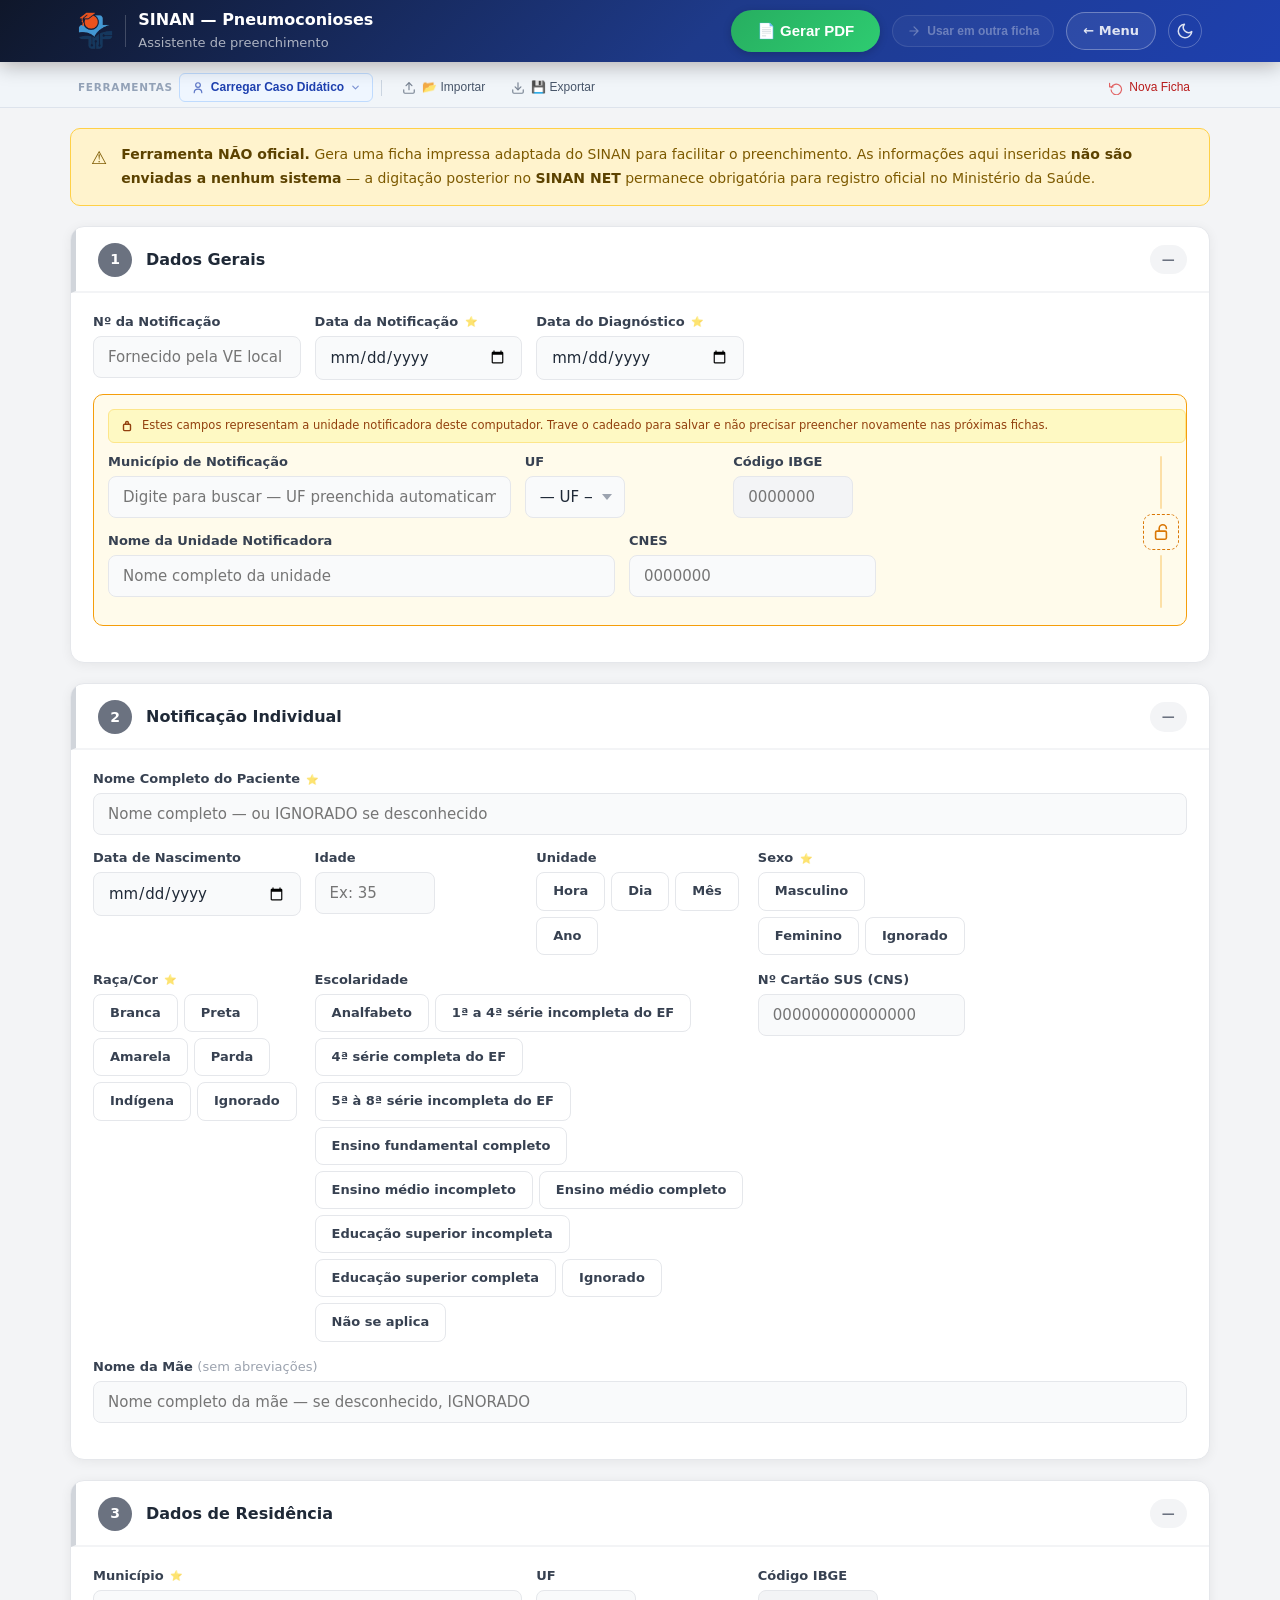
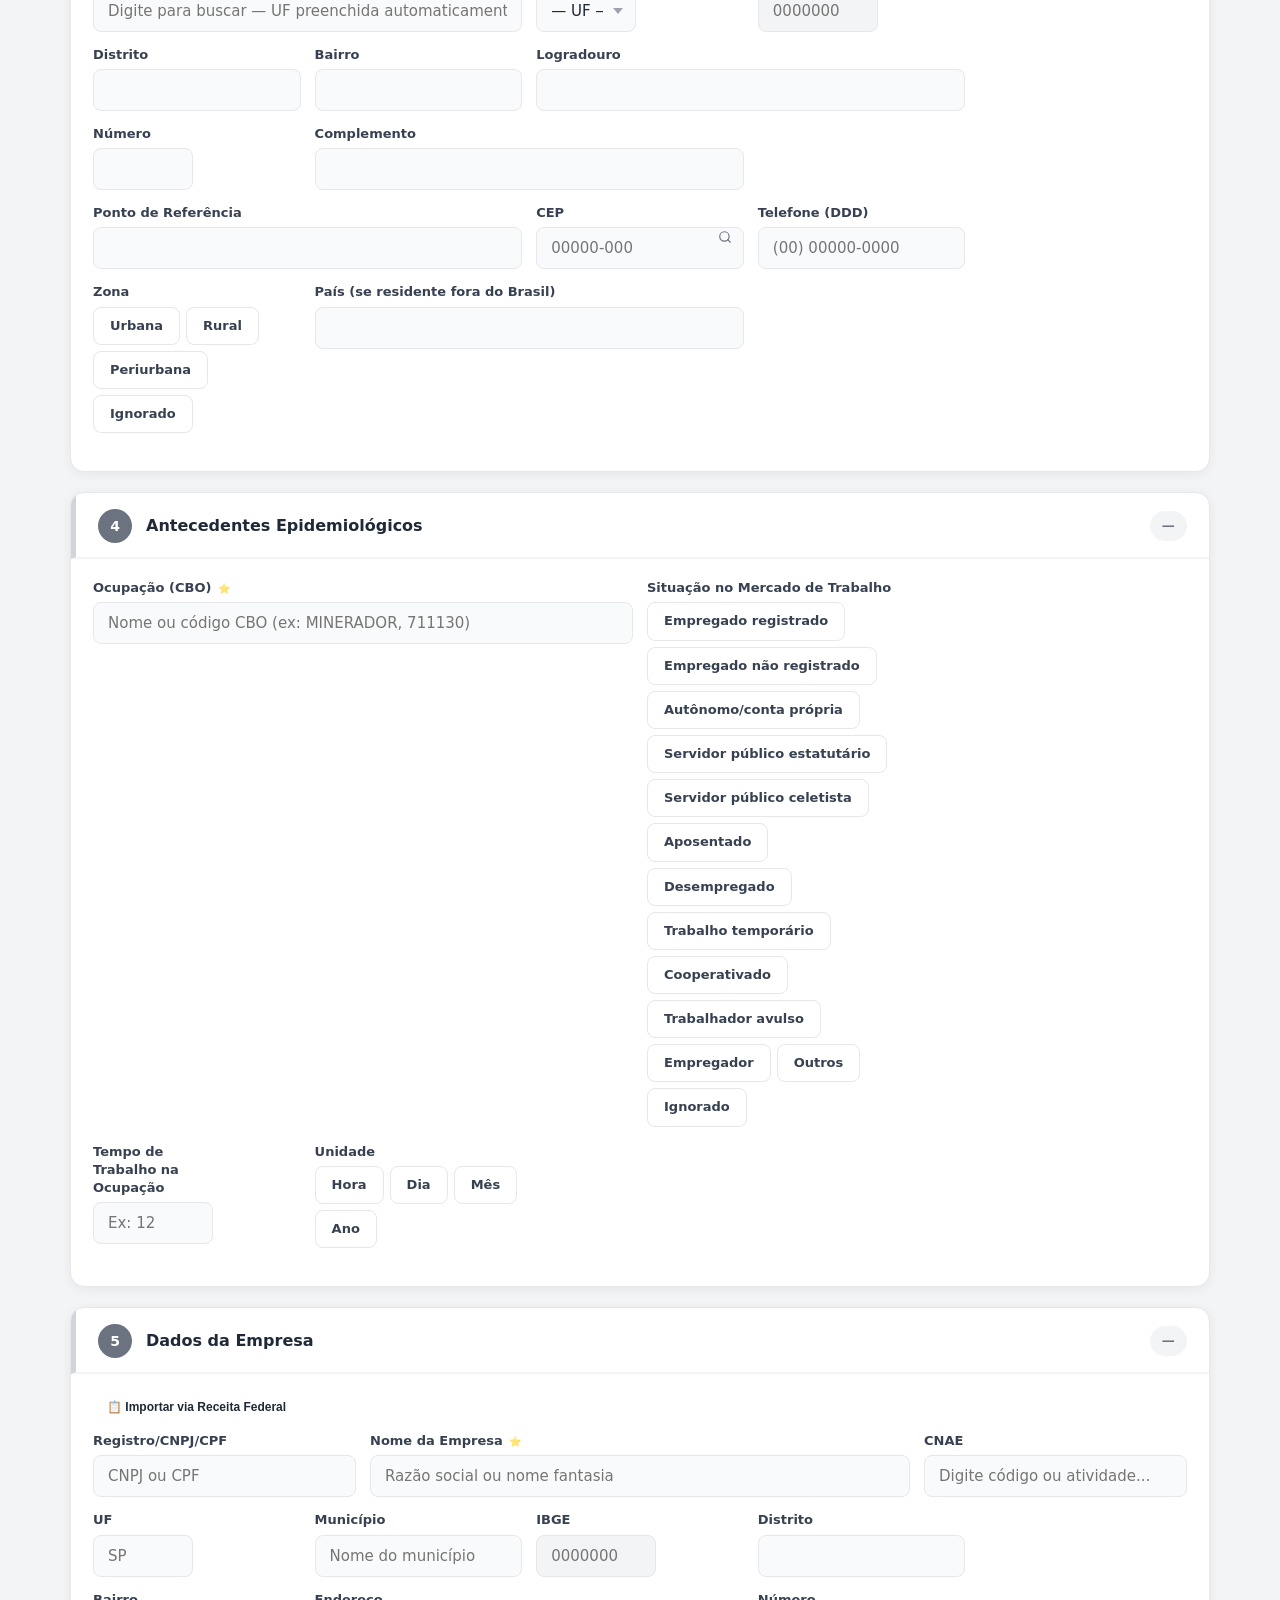
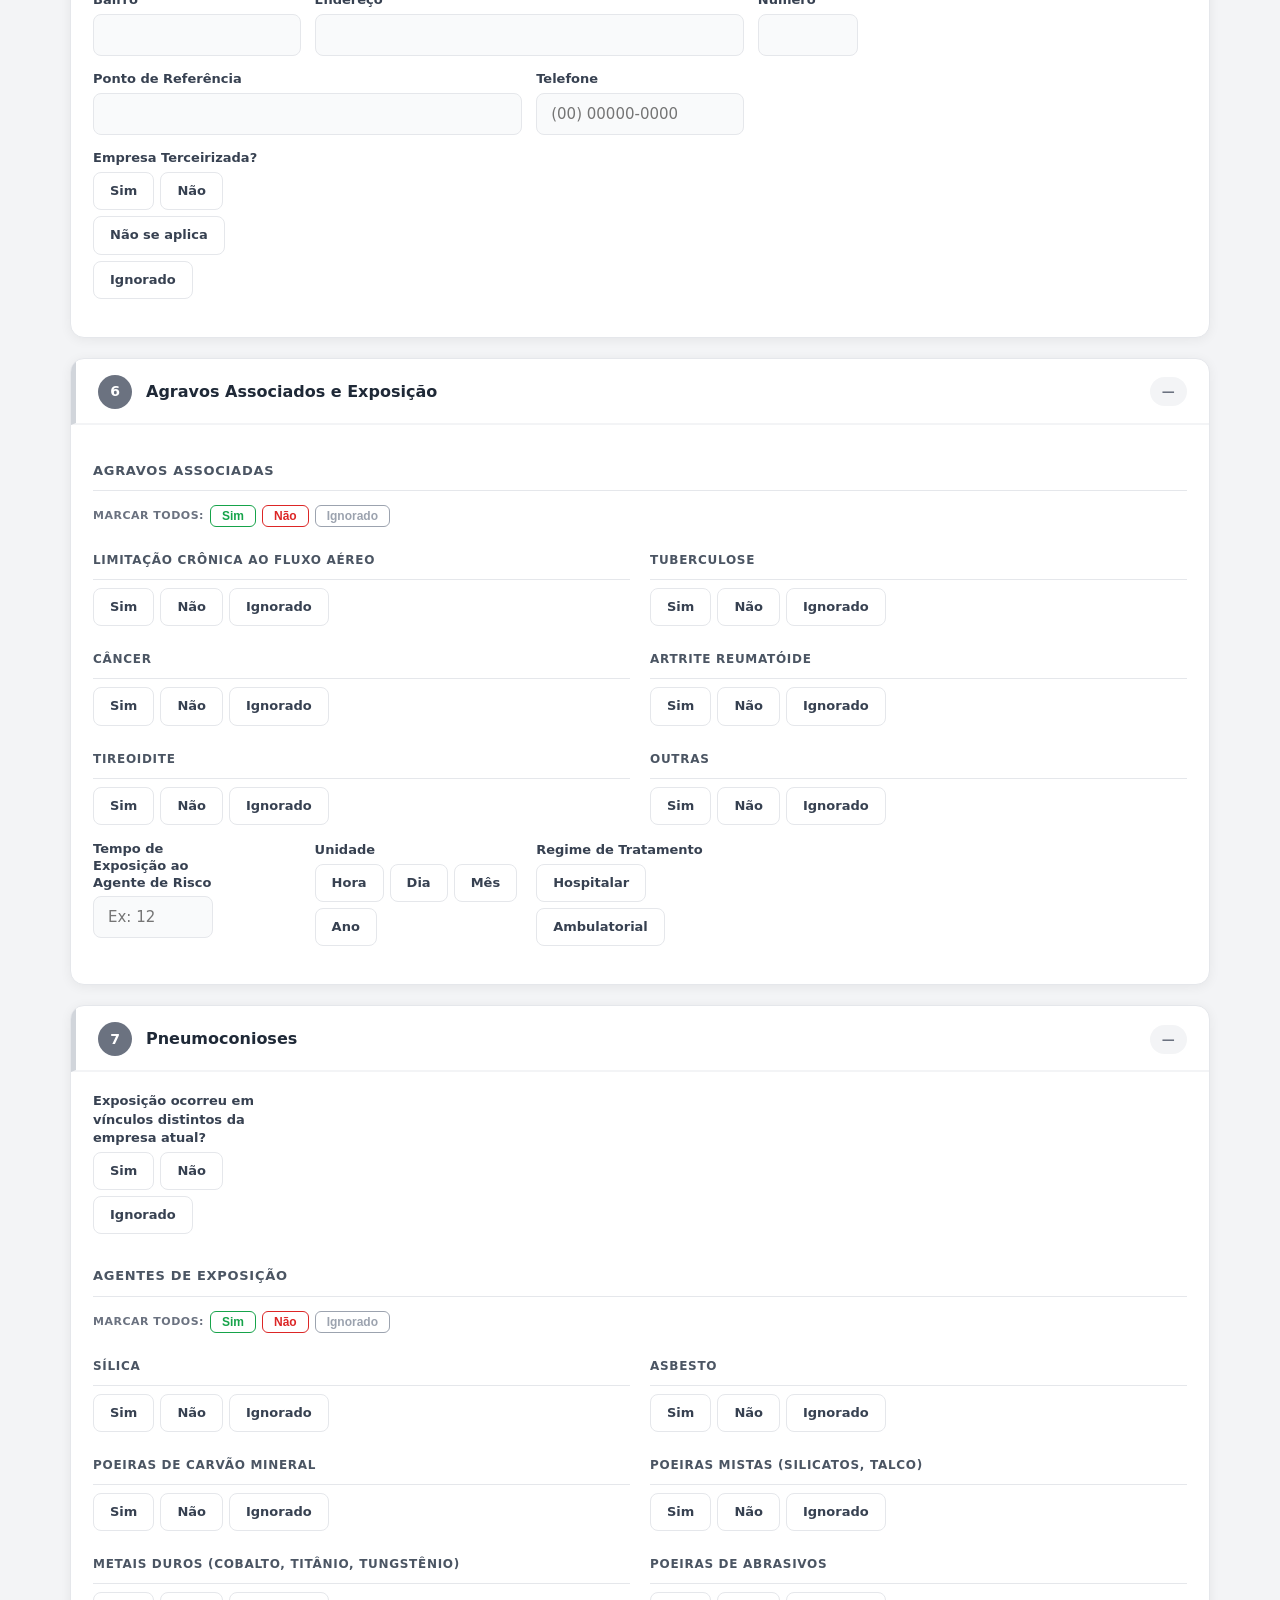
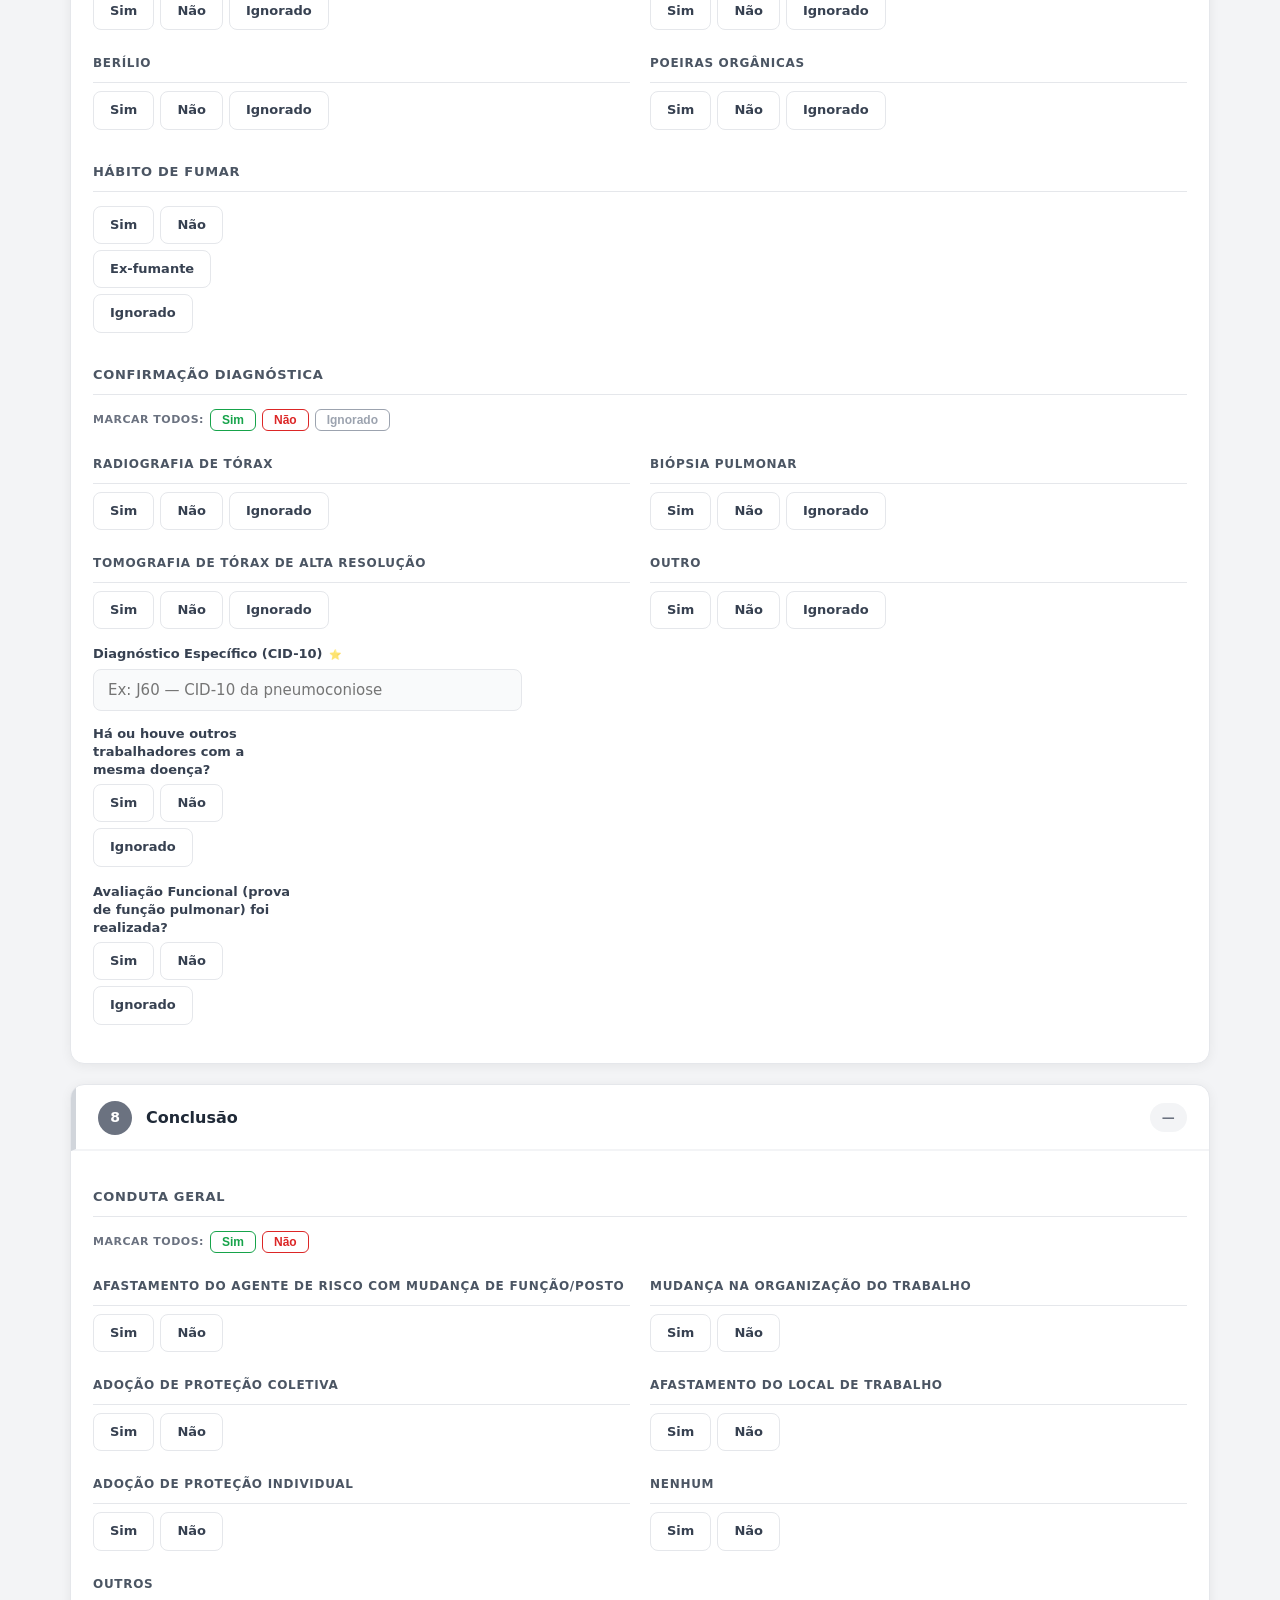
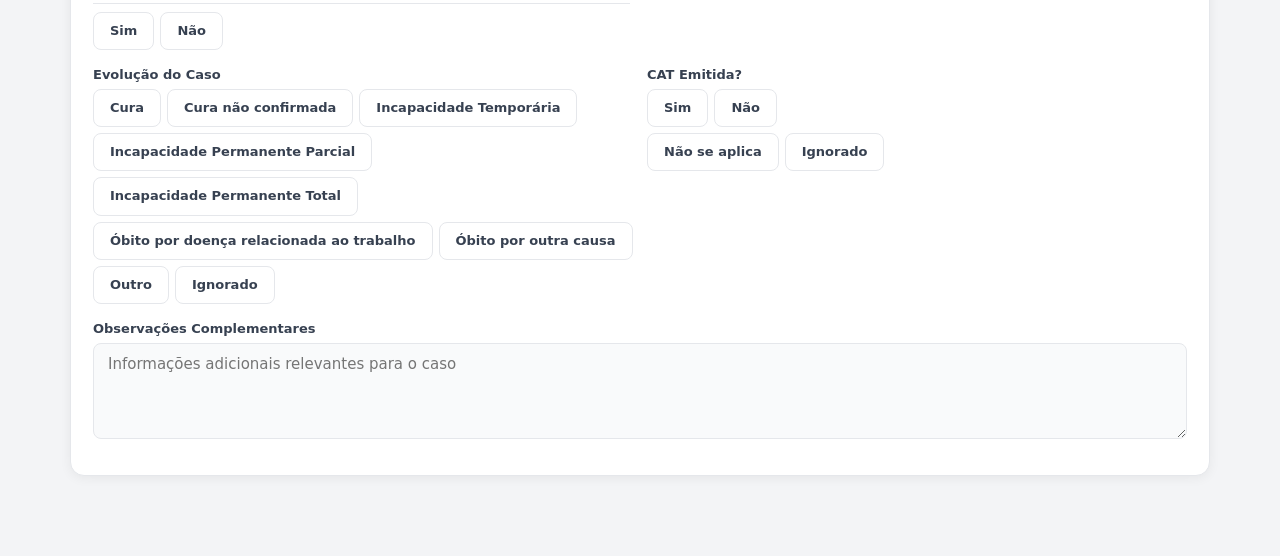
<file: sinan_pneumoconioses.html>
﻿<!DOCTYPE html>
<html lang="pt-BR">
<head>
<meta charset="UTF-8">
<meta name="viewport" content="width=device-width, initial-scale=1.0">
<title>SINAN — Pneumoconioses | Assistente PET Saúde Digital</title>

<link rel="stylesheet" href="shared.css">
</head>
<body>
<script>
// Dark Mode — aplica antes do paint para evitar flash
(function(){
  var stored = localStorage.getItem('sinan-theme');
  var theme;
  if(stored === 'dark' || stored === 'light'){
    theme = stored;
  } else {
    theme = window.matchMedia && window.matchMedia('(prefers-color-scheme: dark)').matches ? 'dark' : 'light';
  }
  if(theme === 'dark') document.documentElement.setAttribute('data-theme','dark');
})();
function toggleDarkMode(){
  var isDark = document.documentElement.getAttribute('data-theme') === 'dark';
  var next = isDark ? 'light' : 'dark';
  if(next === 'dark') document.documentElement.setAttribute('data-theme','dark');
  else document.documentElement.removeAttribute('data-theme');
  localStorage.setItem('sinan-theme', next);
}
</script>

<!-- ===== STICKY HEADER ===== -->
<header id="hdr">
  <div class="hdr-row">
    <img class="hdr-logo" src="assets/img/pet-saude-logo-png.png" alt="PET Saúde Digital">
    <div class="hdr-vline"></div>
    <div class="hdr-title">
      <h1>SINAN — Pneumoconioses</h1>
      <p>Assistente de preenchimento</p>
    </div>

    <button class="hdr-btn" id="btn-gerar" onclick="gerarPDF()">📄 Gerar PDF</button>
    <button class="hdr-btn-transfer btn-disabled" id="btn-transfer" onclick="clickTransfer()" title="Transferir dados preenchidos para outra ficha">
      <svg width="14" height="14" viewBox="0 0 24 24" fill="none" stroke="currentColor" stroke-width="2" stroke-linecap="round" stroke-linejoin="round"><path d="M5 12h14M12 5l7 7-7 7"/></svg>
      Usar em outra ficha
    </button>
    <a class="hdr-back" href="index.html">&#8592; Menu</a>
    <button class="dm-toggle" id="dm-toggle" onclick="toggleDarkMode()" title="Alternar modo escuro">
      <svg class="ico-moon" viewBox="0 0 24 24" fill="none" stroke="currentColor" stroke-width="2" stroke-linecap="round" stroke-linejoin="round"><path d="M21 12.79A9 9 0 1111.21 3a7 7 0 009.79 9.79z"/></svg>
      <svg class="ico-sun" viewBox="0 0 24 24" fill="none" stroke="currentColor" stroke-width="2" stroke-linecap="round" stroke-linejoin="round"><circle cx="12" cy="12" r="5"/><line x1="12" y1="1" x2="12" y2="3"/><line x1="12" y1="21" x2="12" y2="23"/><line x1="4.22" y1="4.22" x2="5.64" y2="5.64"/><line x1="18.36" y1="18.36" x2="19.78" y2="19.78"/><line x1="1" y1="12" x2="3" y2="12"/><line x1="21" y1="12" x2="23" y2="12"/><line x1="4.22" y1="19.78" x2="5.64" y2="18.36"/><line x1="18.36" y1="5.64" x2="19.78" y2="4.22"/></svg>
    </button>
  </div>
</header>
<div id="prog-bar-strip"><div id="prog-bar-fill"></div></div>

<div id="tools-bar">
  <div class="tools-inner">
    <div class="tb-group">
      <span class="tools-label">Ferramentas</span>
      <div class="tb-dd" id="dd-pac">
        <button class="tb-btn" id="btn-pac-menu" onclick="togglePacMenu(event)" style="background:#eff6ff;border-color:#bfdbfe;color:#1e40af;font-weight:700">
          <svg width="14" height="14" viewBox="0 0 24 24" fill="none" stroke="currentColor" stroke-width="2" stroke-linecap="round" stroke-linejoin="round"><circle cx="12" cy="7" r="4"/><path d="M5.5 20c0-3.5 2.9-6 6.5-6s6.5 2.5 6.5 6"/></svg>
          Carregar Caso Didático
          <svg width="11" height="11" viewBox="0 0 24 24" fill="none" stroke="currentColor" stroke-width="2.5" stroke-linecap="round" stroke-linejoin="round" style="opacity:.55"><polyline points="6,9 12,15 18,9"/></svg>
        </button>
        <div class="tb-menu" id="pac-menu"></div>
      </div>
      <span class="tb-sep"></span>
      <button class="tb-btn" onclick="document.getElementById('f-import').click()" title="Importar rascunho salvo (.json)">
        <svg width="14" height="14" viewBox="0 0 24 24" fill="none" stroke="currentColor" stroke-width="2" stroke-linecap="round" stroke-linejoin="round"><path d="M21 15v4a2 2 0 0 1-2 2H5a2 2 0 0 1-2-2v-4"/><polyline points="17,8 12,3 7,8"/><line x1="12" y1="3" x2="12" y2="15"/></svg>
        📂 Importar
      </button>
      <input type="file" id="f-import" accept=".json" style="display:none" onchange="importarRascunho(this)">
      <button class="tb-btn" onclick="exportarRascunho()" title="Salvar rascunho como arquivo .json">
        <svg width="14" height="14" viewBox="0 0 24 24" fill="none" stroke="currentColor" stroke-width="2" stroke-linecap="round" stroke-linejoin="round"><path d="M21 15v4a2 2 0 0 1-2 2H5a2 2 0 0 1-2-2v-4"/><polyline points="7,10 12,15 17,10"/><line x1="12" y1="15" x2="12" y2="3"/></svg>
        💾 Exportar
      </button>
    </div>
    <div class="tb-group">
      <button class="tb-btn tb-danger" onclick="abrirModalNova()">
        <svg width="14" height="14" viewBox="0 0 24 24" fill="none" stroke="currentColor" stroke-width="2" stroke-linecap="round" stroke-linejoin="round"><polyline points="1,4 1,10 7,10"/><path d="M3.51 15a9 9 0 1 0 .49-3.5"/></svg>
        Nova Ficha
      </button>
    </div>
  </div>
</div>

<div class="wrapper">

<!-- DISCLAIMER -->
<div class="banner-warn">
  <span style="font-size:18px;flex-shrink:0">⚠️</span>
  <div><strong>Ferramenta NÃO oficial.</strong> Gera uma ficha impressa adaptada do SINAN para facilitar o preenchimento. As informações aqui inseridas <strong>não são enviadas a nenhum sistema</strong> — a digitação posterior no <strong>SINAN NET</strong> permanece obrigatória para registro oficial no Ministério da Saúde.</div>
</div>

<!-- =========================================================
  SEÇÃO 1 — DADOS GERAIS
========================================================= -->
<div class="sec" id="sec1">
  <div class="sec-hdr">
    <div class="sec-num">1</div>
    <div class="sec-info">
      <h3>Dados Gerais</h3>
    </div>
    <span class="sec-badge badge-empty" id="badge1">—</span>
  </div>
  <div class="sec-body">

    <div class="row">
      <div class="fld">
        <label>Nº da Notificação</label>
        <input type="text" id="f_num_notif" placeholder="Fornecido pela VE local">
      </div>
      <div class="fld">
        <label>Data da Notificação <span class="req-star">⭐</span></label>
        <input type="date" id="f_data_notif" data-ess data-label="Data da notificação">
      </div>
      <div class="fld">
        <label>Data do Diagnóstico <span class="req-star">⭐</span></label>
        <input type="date" id="f_data_diag" data-ess data-label="Data do diagnóstico">
      </div>
    </div>

    <div class="lock-grp" id="lock-grp-notif">
      <div class="lock-hint">
        <svg width="14" height="14" viewBox="0 0 20 20" fill="none" stroke="currentColor" stroke-width="2" stroke-linecap="round" style="flex-shrink:0;margin-top:1px"><rect x="5" y="9" width="10" height="9" rx="1.5"/><path d="M8 9V7a2 2 0 014 0v2"/></svg>
        <span class="lock-hint-txt">Estes campos representam a unidade notificadora deste computador. Trave o cadeado para salvar e não precisar preencher novamente nas próximas fichas.</span>
      </div>
      <div class="lock-inner">
        <div class="lock-fields">
    <div class="row">
      <div class="fld col-2">
        <label>Município de Notificação</label>
        <div class="ac-wrap">
          <input type="text" id="f_mun_notif" placeholder="Digite para buscar — UF preenchida automaticamente" data-caps autocomplete="off">
          <div class="ac-drop" id="f_mun_notif-drop"></div>
        </div>
      </div>
      <div class="fld" style="max-width:100px">
        <label>UF</label>
        <select id="f_uf_notif"></select>
      </div>
      <div class="fld" style="max-width:120px">
        <label>Código IBGE</label>
        <input type="text" id="f_ibge_notif" maxlength="7" placeholder="0000000" readonly>
      </div>
    </div>

    <div class="row row-wide">
      <div class="fld col-2">
        <label>Nome da Unidade Notificadora</label>
        <input type="text" id="f_nome_un" placeholder="Nome completo da unidade" data-caps>
      </div>
      <div class="fld">
        <label>CNES</label>
        <input type="text" id="f_cnes" maxlength="7" placeholder="0000000">
      </div>
    </div>
        </div>
        <div class="lock-rail">
          <div class="lock-seg"></div>
          <button type="button" class="lock-btn-rail" onclick="toggleUnitLock()" title="Travar dados da unidade notificadora neste computador">
            <svg class="lock-ico-open" width="18" height="18" viewBox="0 0 20 20" fill="none" stroke="currentColor" stroke-width="1.8" stroke-linecap="round"><rect x="4" y="9" width="12" height="9" rx="1.5"/><path d="M8 9V6a4 4 0 018 0"/></svg>
            <svg class="lock-ico-closed" width="18" height="18" viewBox="0 0 20 20" fill="none" stroke="currentColor" stroke-width="1.8" stroke-linecap="round"><rect x="4" y="9" width="12" height="9" rx="1.5"/><path d="M7 9V6a3 3 0 016 0v3"/></svg>
          </button>
          <div class="lock-seg"></div>
        </div>
      </div>
    </div>

  </div>
</div>

<!-- =========================================================
  SEÇÃO 2 — NOTIFICAÇÃO INDIVIDUAL
========================================================= -->
<div class="sec" id="sec2">
  <div class="sec-hdr">
    <div class="sec-num">2</div>
    <div class="sec-info">
      <h3>Notificação Individual</h3>
    </div>
    <span class="sec-badge badge-empty" id="badge2">—</span>
  </div>
  <div class="sec-body">

    <div class="row row-full">
      <div class="fld">
        <label>Nome Completo do Paciente <span class="req-star">⭐</span></label>
        <input type="text" id="f_nome" placeholder="Nome completo — ou IGNORADO se desconhecido" data-caps data-ess data-label="Nome do paciente">
      </div>
    </div>

    <div class="row">
      <div class="fld">
        <label>Data de Nascimento</label>
        <input type="date" id="f_nasc">
      </div>
      <div class="fld" style="max-width:120px">
        <label>Idade</label>
        <input type="number" id="f_idade_val" min="0" max="999" placeholder="Ex: 35">
      </div>
      <div class="fld">
        <label>Unidade</label>
        <div class="pills" id="grp_idade_un" data-hidden="f_idade_un">
          <label class="pill" data-val="1"><input type="radio" name="idade_un" value="1"> Hora</label>
          <label class="pill" data-val="2"><input type="radio" name="idade_un" value="2"> Dia</label>
          <label class="pill" data-val="3"><input type="radio" name="idade_un" value="3"> Mês</label>
          <label class="pill" data-val="4"><input type="radio" name="idade_un" value="4"> Ano</label>
        </div>
        <input type="hidden" id="f_idade_un">
      </div>
      <div class="fld">
        <label>Sexo <span class="req-star">⭐</span></label>
        <div class="pills" id="grp_sexo">
          <label class="pill" data-val="M"><input type="radio" name="sexo" value="M" onchange="onSexoChange()"> Masculino</label>
          <label class="pill" data-val="F"><input type="radio" name="sexo" value="F" onchange="onSexoChange()"> Feminino</label>
          <label class="pill" data-val="I"><input type="radio" name="sexo" value="I" onchange="onSexoChange()"> Ignorado</label>
        </div>
      </div>
    </div>

    <div id="row_gest" style="display:none" class="row">
      <div class="fld col-2">
        <label>Gestante</label>
        <div class="pills" id="grp_gest" data-hidden="f_gest">
          <label class="pill" data-val="1"><input type="radio" name="gest" value="1"> 1ºTrimestre</label>
          <label class="pill" data-val="2"><input type="radio" name="gest" value="2"> 2ºTrimestre</label>
          <label class="pill" data-val="3"><input type="radio" name="gest" value="3"> 3ºTrimestre</label>
          <label class="pill" data-val="4"><input type="radio" name="gest" value="4"> Idade gestacional Ignorada</label>
          <label class="pill" data-val="5"><input type="radio" name="gest" value="5"> Não</label>
          <label class="pill" data-val="6"><input type="radio" name="gest" value="6"> Não se aplica</label>
          <label class="pill" data-val="9"><input type="radio" name="gest" value="9"> Ignorado</label>
        </div>
        <input type="hidden" id="f_gest">
      </div>
    </div>

    <div class="row">
      <div class="fld">
        <label>Raça/Cor <span class="req-star">⭐</span></label>
        <div class="pills" id="grp_raca" data-hidden="f_raca">
          <label class="pill" data-val="1"><input type="radio" name="raca" value="1"> Branca</label>
          <label class="pill" data-val="2"><input type="radio" name="raca" value="2"> Preta</label>
          <label class="pill" data-val="3"><input type="radio" name="raca" value="3"> Amarela</label>
          <label class="pill" data-val="4"><input type="radio" name="raca" value="4"> Parda</label>
          <label class="pill" data-val="5"><input type="radio" name="raca" value="5"> Indígena</label>
          <label class="pill" data-val="9"><input type="radio" name="raca" value="9"> Ignorado</label>
        </div>
        <input type="hidden" id="f_raca" data-ess data-label="Raça/Cor">
      </div>
      <div class="fld col-2">
        <label>Escolaridade</label>
        <div class="pills" id="grp_escol" data-hidden="f_escol">
          <label class="pill" data-val="0"><input type="radio" name="escol" value="0"> Analfabeto</label>
          <label class="pill" data-val="1"><input type="radio" name="escol" value="1"> 1ª a 4ª série incompleta do EF</label>
          <label class="pill" data-val="2"><input type="radio" name="escol" value="2"> 4ª série completa do EF</label>
          <label class="pill" data-val="3"><input type="radio" name="escol" value="3"> 5ª à 8ª série incompleta do EF</label>
          <label class="pill" data-val="4"><input type="radio" name="escol" value="4"> Ensino fundamental completo</label>
          <label class="pill" data-val="5"><input type="radio" name="escol" value="5"> Ensino médio incompleto</label>
          <label class="pill" data-val="6"><input type="radio" name="escol" value="6"> Ensino médio completo</label>
          <label class="pill" data-val="7"><input type="radio" name="escol" value="7"> Educação superior incompleta</label>
          <label class="pill" data-val="8"><input type="radio" name="escol" value="8"> Educação superior completa</label>
          <label class="pill" data-val="9"><input type="radio" name="escol" value="9"> Ignorado</label>
          <label class="pill" data-val="10"><input type="radio" name="escol" value="10"> Não se aplica</label>
        </div>
        <input type="hidden" id="f_escol">
      </div>
      <div class="fld">
        <label>Nº Cartão SUS (CNS)</label>
        <input type="text" id="f_sus" maxlength="15" placeholder="000000000000000">
      </div>
    </div>

    <div class="row row-full">
      <div class="fld">
        <label>Nome da Mãe <span style="font-weight:400;color:#9ca3af">(sem abreviações)</span></label>
        <input type="text" id="f_mae" placeholder="Nome completo da mãe — se desconhecido, IGNORADO" data-caps>
      </div>
    </div>

  </div>
</div>

<!-- =========================================================
  SEÇÃO 3 — DADOS DE RESIDÊNCIA
========================================================= -->
<div class="sec" id="sec3">
  <div class="sec-hdr">
    <div class="sec-num">3</div>
    <div class="sec-info">
      <h3>Dados de Residência</h3>
    </div>
    <span class="sec-badge badge-empty" id="badge3">—</span>
  </div>
  <div class="sec-body">
    <div class="row">
      <div class="fld col-2">
        <label>Município <span class="req-star">⭐</span></label>
        <div class="ac-wrap">
          <input type="text" id="f_mun_res" data-ess data-label="Município de residência" placeholder="Digite para buscar — UF preenchida automaticamente" data-caps autocomplete="off">
          <div class="ac-drop" id="f_mun_res-drop"></div>
        </div>
      </div>
      <div class="fld" style="max-width:100px">
        <label>UF</label>
        <select id="f_uf_res"></select>
      </div>
      <div class="fld" style="max-width:120px">
        <label>Código IBGE</label>
        <input type="text" id="f_ibge_res" maxlength="7" placeholder="0000000" readonly>
      </div>
    </div>
    <div class="row">
      <div class="fld">
        <label>Distrito</label>
        <input type="text" id="f_dist_res" data-caps>
      </div>
      <div class="fld">
        <label>Bairro</label>
        <input type="text" id="f_bairro_res" data-caps>
      </div>
      <div class="fld col-2">
        <label>Logradouro</label>
        <input type="text" id="f_logr_res" data-caps>
      </div>
    </div>
    <div class="row">
      <div class="fld" style="max-width:100px">
        <label>Número</label>
        <input type="text" id="f_num_res">
      </div>
      <div class="fld col-2">
        <label>Complemento</label>
        <input type="text" id="f_compl_res" data-caps>
      </div>
    </div>
    <div class="row">
      <div class="fld col-2">
        <label>Ponto de Referência</label>
        <input type="text" id="f_pref_res" data-caps>
      </div>
      <div class="fld">
        <label>CEP</label>
        <input type="text" id="f_cep" maxlength="9" placeholder="00000-000">
      </div>
      <div class="fld">
        <label>Telefone (DDD)</label>
        <input type="text" id="f_tel_res" placeholder="(00) 00000-0000">
      </div>
    </div>
    <div class="row">
      <div class="fld">
        <label>Zona</label>
        <div class="pills" id="grp_zona_res" data-hidden="f_zona_res">
          <label class="pill" data-val="1"><input type="radio" name="zona_res" value="1"> Urbana</label>
          <label class="pill" data-val="2"><input type="radio" name="zona_res" value="2"> Rural</label>
          <label class="pill" data-val="3"><input type="radio" name="zona_res" value="3"> Periurbana</label>
          <label class="pill" data-val="9"><input type="radio" name="zona_res" value="9"> Ignorado</label>
        </div>
        <input type="hidden" id="f_zona_res">
      </div>
      <div class="fld col-2">
        <label>País (se residente fora do Brasil)</label>
        <input type="text" id="f_pais_res" data-caps>
      </div>
    </div>
  </div>
</div>

<!-- =========================================================
  SEÇÃO 4 — ANTECEDENTES EPIDEMIOLÓGICOS
========================================================= -->
<div class="sec" id="sec4">
  <div class="sec-hdr">
    <div class="sec-num">4</div>
    <div class="sec-info">
      <h3>Antecedentes Epidemiológicos</h3>
    </div>
    <span class="sec-badge badge-empty" id="badge4">—</span>
  </div>
  <div class="sec-body">

    <div class="row row-wide">
      <div class="fld col-2">
        <label>Ocupação (CBO) <span class="req-star">⭐</span></label>
        <div class="ac-wrap">
          <input type="text" id="f_ocupacao" data-caps data-ess data-label="Ocupação CBO" autocomplete="off" placeholder="Nome ou código CBO (ex: MINERADOR, 711130)">
          <div class="ac-drop" id="f_ocupacao-drop"></div>
        </div>
        <span id="f_ocupacao_hint" style="font-size:12px;color:#2563eb;margin-top:4px;display:none;line-height:1.4;font-weight:600"></span>
      </div>
      <div class="fld">
        <label>Situação no Mercado de Trabalho</label>
        <div class="pills" id="grp_sit_mercado" data-hidden="f_sit_mercado">
          <label class="pill" data-val="01"><input type="radio" name="sit_mercado" value="01"> Empregado registrado</label>
          <label class="pill" data-val="02"><input type="radio" name="sit_mercado" value="02"> Empregado não registrado</label>
          <label class="pill" data-val="03"><input type="radio" name="sit_mercado" value="03"> Autônomo/conta própria</label>
          <label class="pill" data-val="04"><input type="radio" name="sit_mercado" value="04"> Servidor público estatutário</label>
          <label class="pill" data-val="05"><input type="radio" name="sit_mercado" value="05"> Servidor público celetista</label>
          <label class="pill" data-val="06"><input type="radio" name="sit_mercado" value="06"> Aposentado</label>
          <label class="pill" data-val="07"><input type="radio" name="sit_mercado" value="07"> Desempregado</label>
          <label class="pill" data-val="08"><input type="radio" name="sit_mercado" value="08"> Trabalho temporário</label>
          <label class="pill" data-val="09"><input type="radio" name="sit_mercado" value="09"> Cooperativado</label>
          <label class="pill" data-val="10"><input type="radio" name="sit_mercado" value="10"> Trabalhador avulso</label>
          <label class="pill" data-val="11"><input type="radio" name="sit_mercado" value="11"> Empregador</label>
          <label class="pill" data-val="12"><input type="radio" name="sit_mercado" value="12"> Outros</label>
          <label class="pill" data-val="99"><input type="radio" name="sit_mercado" value="99"> Ignorado</label>
        </div>
        <input type="hidden" id="f_sit_mercado">
      </div>
    </div>

    <div class="row">
      <div class="fld" style="max-width:120px">
        <label>Tempo de Trabalho na Ocupação</label>
        <input type="text" id="f_tempo_trab_val" placeholder="Ex: 12" maxlength="4">
      </div>
      <div class="fld">
        <label>Unidade</label>
        <div class="pills" id="grp_tempo_trab_tipo" data-hidden="f_tempo_trab_tipo">
          <label class="pill" data-val="1"><input type="radio" name="tempo_trab_tipo" value="1"> Hora</label>
          <label class="pill" data-val="2"><input type="radio" name="tempo_trab_tipo" value="2"> Dia</label>
          <label class="pill" data-val="3"><input type="radio" name="tempo_trab_tipo" value="3"> Mês</label>
          <label class="pill" data-val="4"><input type="radio" name="tempo_trab_tipo" value="4"> Ano</label>
        </div>
        <input type="hidden" id="f_tempo_trab_tipo">
      </div>
    </div>

  </div>
</div>

<!-- =========================================================
  SEÇÃO 5 — DADOS DA EMPRESA
========================================================= -->
<div class="sec" id="sec5">
  <div class="sec-hdr">
    <div class="sec-num">5</div>
    <div class="sec-info">
      <h3>Dados da Empresa</h3>
    </div>
    <span class="sec-badge badge-empty" id="badge5">—</span>
  </div>
  <div class="sec-body">

    <button type="button" class="rf-toggle-btn" id="rf-toggle-btn" onclick="rfTogglePanel()">&#128203; Importar via Receita Federal</button>
    <div class="rf-panel" id="rf-panel">
      <p class="rf-instr">Acesse o site da <a href="https://solucoes.receita.fazenda.gov.br/servicos/cnpjreva/Cnpjreva_Solicitacao.asp" target="_blank" rel="noopener">Receita Federal</a>, abra a ficha do CNPJ, selecione tudo (<kbd>Ctrl+A</kbd>) e cole abaixo:</p>
      <textarea id="rf-textarea" class="rf-textarea" rows="5" placeholder="Cole aqui o texto completo da página da Receita Federal..."></textarea>
      <div class="rf-actions">
        <button type="button" class="mbtn mbtn-p" onclick="rfExtrair()">Extrair e preencher</button>
        <button type="button" class="mbtn mbtn-s" onclick="document.getElementById('rf-textarea').value=''">Limpar</button>
      </div>
    </div>

    <div class="row row-wide">
      <div class="fld">
        <label>Registro/CNPJ/CPF</label>
        <input type="text" id="f_emp_reg" placeholder="CNPJ ou CPF">
      </div>
      <div class="fld col-2">
        <label>Nome da Empresa <span class="req-star">⭐</span></label>
        <input type="text" id="f_emp_nome" data-caps data-ess data-label="Nome da empresa" placeholder="Razão social ou nome fantasia">
      </div>
      <div class="fld">
        <label>CNAE</label>
        <div class="rf-cnae-warn" id="rf-cnae-warn" style="display:none">&#9888;&#65039; CNAE <strong id="rf-cnae-warn-code"></strong><span id="rf-cnae-warn-ramo"></span> não consta na lista do SINAN NET. Selecione a classe mais próxima ou pesquise manualmente no campo abaixo:
          <div class="rf-cnae-sugs" id="rf-cnae-sugs"></div>
        </div>
        <div class="ac-wrap">
          <input type="text" id="f_emp_cnae" placeholder="Digite código ou atividade..." autocomplete="off">
          <div class="ac-drop" id="f_emp_cnae-drop"></div>
        </div>
        <span id="f_emp_cnae_hint" style="font-size:12px;color:#2563eb;margin-top:4px;display:none;line-height:1.4;font-weight:600"></span>
      </div>
    </div>

    <div class="row">
      <div class="fld" style="max-width:100px">
        <label>UF</label>
        <input type="text" id="f_emp_uf" maxlength="2" data-caps placeholder="SP">
      </div>
      <div class="fld">
        <label>Município</label>
        <div class="ac-wrap">
          <input type="text" id="f_emp_mun" data-caps placeholder="Nome do município" autocomplete="off">
          <div class="ac-drop" id="f_emp_mun-drop"></div>
        </div>
      </div>
      <div class="fld" style="max-width:120px">
        <label>IBGE</label>
        <input type="text" id="f_emp_ibge" maxlength="7" placeholder="0000000" readonly>
      </div>
      <div class="fld">
        <label>Distrito</label>
        <input type="text" id="f_emp_dist" data-caps>
      </div>
    </div>

    <div class="row">
      <div class="fld">
        <label>Bairro</label>
        <input type="text" id="f_emp_bairro" data-caps>
      </div>
      <div class="fld col-2">
        <label>Endereço</label>
        <input type="text" id="f_emp_end" data-caps>
      </div>
      <div class="fld" style="max-width:100px">
        <label>Número</label>
        <input type="text" id="f_emp_num">
      </div>
    </div>

    <div class="row">
      <div class="fld col-2">
        <label>Ponto de Referência</label>
        <input type="text" id="f_emp_pref" data-caps>
      </div>
      <div class="fld">
        <label>Telefone</label>
        <input type="text" id="f_emp_tel" placeholder="(00) 00000-0000">
      </div>
    </div>

    <div class="row">
      <div class="fld">
        <label>Empresa Terceirizada?</label>
        <div class="pills" id="grp_emp_terc">
          <label class="pill" data-val="1"><input type="radio" name="emp_terc" value="1"> Sim</label>
          <label class="pill" data-val="2"><input type="radio" name="emp_terc" value="2"> Não</label>
          <label class="pill" data-val="3"><input type="radio" name="emp_terc" value="3"> Não se aplica</label>
          <label class="pill" data-val="9"><input type="radio" name="emp_terc" value="9"> Ignorado</label>
        </div>
      </div>
    </div>

  </div>
</div>

<!-- =========================================================
  SEÇÃO 6 — AGRAVOS ASSOCIADOS E EXPOSIÇÃO
========================================================= -->
<div class="sec" id="sec6">
  <div class="sec-hdr">
    <div class="sec-num">6</div>
    <div class="sec-info">
      <h3>Agravos Associados e Exposição</h3>
    </div>
    <span class="sec-badge badge-empty" id="badge6">—</span>
  </div>
  <div class="sec-body">

    <div class="sublabel">Agravos Associadas</div>
    <div style="display:grid;grid-template-columns:1fr 1fr;gap:6px 20px;margin-bottom:14px">
      <div class="fld" style="margin:0">
        <div class="sublabel" style="font-size:12px;margin-bottom:3px">Limitação crônica ao fluxo aéreo</div>
        <div class="pills">
          <label class="pill"><input type="radio" name="agravo_limitacao_fluxo" value="1"> Sim</label>
          <label class="pill"><input type="radio" name="agravo_limitacao_fluxo" value="2"> Não</label>
          <label class="pill"><input type="radio" name="agravo_limitacao_fluxo" value="9"> Ignorado</label>
        </div>
      </div>
      <div class="fld" style="margin:0">
        <div class="sublabel" style="font-size:12px;margin-bottom:3px">Tuberculose</div>
        <div class="pills">
          <label class="pill"><input type="radio" name="agravo_tuberculose" value="1"> Sim</label>
          <label class="pill"><input type="radio" name="agravo_tuberculose" value="2"> Não</label>
          <label class="pill"><input type="radio" name="agravo_tuberculose" value="9"> Ignorado</label>
        </div>
      </div>
      <div class="fld" style="margin:0">
        <div class="sublabel" style="font-size:12px;margin-bottom:3px">Câncer</div>
        <div class="pills">
          <label class="pill"><input type="radio" name="agravo_cancer" value="1"> Sim</label>
          <label class="pill"><input type="radio" name="agravo_cancer" value="2"> Não</label>
          <label class="pill"><input type="radio" name="agravo_cancer" value="9"> Ignorado</label>
        </div>
      </div>
      <div class="fld" style="margin:0">
        <div class="sublabel" style="font-size:12px;margin-bottom:3px">Artrite reumatóide</div>
        <div class="pills">
          <label class="pill"><input type="radio" name="agravo_artrite" value="1"> Sim</label>
          <label class="pill"><input type="radio" name="agravo_artrite" value="2"> Não</label>
          <label class="pill"><input type="radio" name="agravo_artrite" value="9"> Ignorado</label>
        </div>
      </div>
      <div class="fld" style="margin:0">
        <div class="sublabel" style="font-size:12px;margin-bottom:3px">Tireoidite</div>
        <div class="pills">
          <label class="pill"><input type="radio" name="agravo_tireoidite" value="1"> Sim</label>
          <label class="pill"><input type="radio" name="agravo_tireoidite" value="2"> Não</label>
          <label class="pill"><input type="radio" name="agravo_tireoidite" value="9"> Ignorado</label>
        </div>
      </div>
      <div class="fld" style="margin:0">
        <div class="sublabel" style="font-size:12px;margin-bottom:3px">Outras</div>
        <div class="pills">
          <label class="pill"><input type="radio" name="agravo_outras" value="1" onchange="onAgravosOutras()"> Sim</label>
          <label class="pill"><input type="radio" name="agravo_outras" value="2" onchange="onAgravosOutras()"> Não</label>
          <label class="pill"><input type="radio" name="agravo_outras" value="9" onchange="onAgravosOutras()"> Ignorado</label>
        </div>
      </div>
    </div>
    <div id="box_agravo_outras" style="display:none;margin-bottom:14px">
      <div class="fld">
        <label>Especificar "Outras"</label>
        <input type="text" id="f_agravo_outras_det" data-caps placeholder="Descreva outros agravos associados">
      </div>
    </div>

    <div class="row">
      <div class="fld" style="max-width:120px">
        <label><span style="white-space:normal;display:block;line-height:1.3">Tempo de Exposição ao Agente de Risco</span></label>
        <input type="text" id="f_tempo_exp_val" placeholder="Ex: 12" maxlength="4">
      </div>
      <div class="fld">
        <label>Unidade</label>
        <div class="pills" id="grp_tempo_exp_tipo" data-hidden="f_tempo_exp_tipo">
          <label class="pill" data-val="1"><input type="radio" name="tempo_exp_tipo" value="1"> Hora</label>
          <label class="pill" data-val="2"><input type="radio" name="tempo_exp_tipo" value="2"> Dia</label>
          <label class="pill" data-val="3"><input type="radio" name="tempo_exp_tipo" value="3"> Mês</label>
          <label class="pill" data-val="4"><input type="radio" name="tempo_exp_tipo" value="4"> Ano</label>
        </div>
        <input type="hidden" id="f_tempo_exp_tipo">
      </div>
      <div class="fld">
        <label>Regime de Tratamento</label>
        <div class="pills" id="grp_regime" data-hidden="f_regime">
          <label class="pill" data-val="1"><input type="radio" name="regime" value="1"> Hospitalar</label>
          <label class="pill" data-val="2"><input type="radio" name="regime" value="2"> Ambulatorial</label>
        </div>
        <input type="hidden" id="f_regime">
      </div>
    </div>

  </div>
</div>

<!-- =========================================================
  SEÇÃO 7 — PNEUMOCONIOSES (EXPOSIÇÃO, DIAGNÓSTICO)
========================================================= -->
<div class="sec" id="sec7">
  <div class="sec-hdr">
    <div class="sec-num">7</div>
    <div class="sec-info">
      <h3>Pneumoconioses</h3>
    </div>
    <span class="sec-badge badge-empty" id="badge7">—</span>
  </div>
  <div class="sec-body">

    <div class="row">
      <div class="fld">
        <label>Exposição ocorreu em vínculos distintos da empresa atual?</label>
        <div class="pills" id="grp_vinculos_distintos" data-hidden="f_vinculos_distintos">
          <label class="pill" data-val="1"><input type="radio" name="vinculos_distintos" value="1" onchange="onVinculosDistintos()"> Sim</label>
          <label class="pill" data-val="2"><input type="radio" name="vinculos_distintos" value="2" onchange="onVinculosDistintos()"> Não</label>
          <label class="pill" data-val="9"><input type="radio" name="vinculos_distintos" value="9" onchange="onVinculosDistintos()"> Ignorado</label>
        </div>
        <input type="hidden" id="f_vinculos_distintos">
      </div>
    </div>

    <div id="box_vinculos_distintos" style="display:none;margin-bottom:14px">
      <div class="fld">
        <label>Especificar vínculos anteriores / outras empresas</label>
        <input type="text" id="f_vinculos_distintos_espec" data-caps placeholder="Descreva os outros empregos onde houve exposição a poeiras">
      </div>
    </div>

    <div class="sublabel">Agentes de Exposição</div>
    <div style="display:grid;grid-template-columns:1fr 1fr;gap:6px 20px;margin-bottom:14px">
      <div class="fld" style="margin:0"><div class="sublabel" style="font-size:12px;margin-bottom:3px">Sílica</div><div class="pills"><label class="pill"><input type="radio" name="exposicao_silica" value="1"> Sim</label><label class="pill"><input type="radio" name="exposicao_silica" value="2"> Não</label><label class="pill"><input type="radio" name="exposicao_silica" value="9"> Ignorado</label></div></div>
      <div class="fld" style="margin:0"><div class="sublabel" style="font-size:12px;margin-bottom:3px">Asbesto</div><div class="pills"><label class="pill"><input type="radio" name="exposicao_asbesto" value="1"> Sim</label><label class="pill"><input type="radio" name="exposicao_asbesto" value="2"> Não</label><label class="pill"><input type="radio" name="exposicao_asbesto" value="9"> Ignorado</label></div></div>
      <div class="fld" style="margin:0"><div class="sublabel" style="font-size:12px;margin-bottom:3px">Poeiras de carvão mineral</div><div class="pills"><label class="pill"><input type="radio" name="exposicao_poeiras_carvao" value="1"> Sim</label><label class="pill"><input type="radio" name="exposicao_poeiras_carvao" value="2"> Não</label><label class="pill"><input type="radio" name="exposicao_poeiras_carvao" value="9"> Ignorado</label></div></div>
      <div class="fld" style="margin:0"><div class="sublabel" style="font-size:12px;margin-bottom:3px">Poeiras mistas (silicatos, talco)</div><div class="pills"><label class="pill"><input type="radio" name="exposicao_poeiras_mistas" value="1"> Sim</label><label class="pill"><input type="radio" name="exposicao_poeiras_mistas" value="2"> Não</label><label class="pill"><input type="radio" name="exposicao_poeiras_mistas" value="9"> Ignorado</label></div></div>
      <div class="fld" style="margin:0"><div class="sublabel" style="font-size:12px;margin-bottom:3px">Metais duros (cobalto, titânio, tungstênio)</div><div class="pills"><label class="pill"><input type="radio" name="exposicao_metais_duros" value="1"> Sim</label><label class="pill"><input type="radio" name="exposicao_metais_duros" value="2"> Não</label><label class="pill"><input type="radio" name="exposicao_metais_duros" value="9"> Ignorado</label></div></div>
      <div class="fld" style="margin:0"><div class="sublabel" style="font-size:12px;margin-bottom:3px">Poeiras de abrasivos</div><div class="pills"><label class="pill"><input type="radio" name="exposicao_poeiras_abrasivos" value="1"> Sim</label><label class="pill"><input type="radio" name="exposicao_poeiras_abrasivos" value="2"> Não</label><label class="pill"><input type="radio" name="exposicao_poeiras_abrasivos" value="9"> Ignorado</label></div></div>
      <div class="fld" style="margin:0"><div class="sublabel" style="font-size:12px;margin-bottom:3px">Berílio</div><div class="pills"><label class="pill"><input type="radio" name="exposicao_berilio" value="1"> Sim</label><label class="pill"><input type="radio" name="exposicao_berilio" value="2"> Não</label><label class="pill"><input type="radio" name="exposicao_berilio" value="9"> Ignorado</label></div></div>
      <div class="fld" style="margin:0"><div class="sublabel" style="font-size:12px;margin-bottom:3px">Poeiras orgânicas</div><div class="pills"><label class="pill"><input type="radio" name="exposicao_poeiras_organicas" value="1"> Sim</label><label class="pill"><input type="radio" name="exposicao_poeiras_organicas" value="2"> Não</label><label class="pill"><input type="radio" name="exposicao_poeiras_organicas" value="9"> Ignorado</label></div></div>
    </div>

    <div class="sublabel">Hábito de Fumar</div>
    <div class="row">
      <div class="fld">
        <div class="pills" id="grp_hab_fumar">
          <label class="pill"><input type="radio" name="hab_fumar" value="1" onchange="onFumarChange()"> Sim</label>
          <label class="pill"><input type="radio" name="hab_fumar" value="2" onchange="onFumarChange()"> Não</label>
          <label class="pill"><input type="radio" name="hab_fumar" value="3" onchange="onFumarChange()"> Ex-fumante</label>
          <label class="pill"><input type="radio" name="hab_fumar" value="9" onchange="onFumarChange()"> Ignorado</label>
        </div>
      </div>
    </div>

    <div id="box_tabaco" style="display:none;margin-bottom:14px">
      <div class="row">
        <div class="fld" style="max-width:120px">
          <label><span style="white-space:normal;display:block;line-height:1.3">Tempo de Exposição ao Tabaco</span></label>
          <input type="text" id="f_tempo_tabaco_val" placeholder="Ex: 12" maxlength="4">
        </div>
        <div class="fld">
          <label>Unidade</label>
          <div class="pills" id="grp_tempo_tabaco_tipo" data-hidden="f_tempo_tabaco_tipo">
            <label class="pill" data-val="1"><input type="radio" name="tempo_tabaco_tipo" value="1"> Hora</label>
            <label class="pill" data-val="2"><input type="radio" name="tempo_tabaco_tipo" value="2"> Dia</label>
            <label class="pill" data-val="3"><input type="radio" name="tempo_tabaco_tipo" value="3"> Mês</label>
            <label class="pill" data-val="4"><input type="radio" name="tempo_tabaco_tipo" value="4"> Ano</label>
          </div>
          <input type="hidden" id="f_tempo_tabaco_tipo">
        </div>
      </div>
    </div>

    <div class="sublabel">Confirmação Diagnóstica</div>
    <div style="display:grid;grid-template-columns:1fr 1fr;gap:6px 20px;margin-bottom:14px">
      <div class="fld" style="margin:0"><div class="sublabel" style="font-size:12px;margin-bottom:3px">Radiografia de tórax</div><div class="pills"><label class="pill"><input type="radio" name="conf_radio" value="1"> Sim</label><label class="pill"><input type="radio" name="conf_radio" value="2"> Não</label><label class="pill"><input type="radio" name="conf_radio" value="9"> Ignorado</label></div></div>
      <div class="fld" style="margin:0"><div class="sublabel" style="font-size:12px;margin-bottom:3px">Biópsia pulmonar</div><div class="pills"><label class="pill"><input type="radio" name="conf_biopsia" value="1"> Sim</label><label class="pill"><input type="radio" name="conf_biopsia" value="2"> Não</label><label class="pill"><input type="radio" name="conf_biopsia" value="9"> Ignorado</label></div></div>
      <div class="fld" style="margin:0"><div class="sublabel" style="font-size:12px;margin-bottom:3px">Tomografia de tórax de alta resolução</div><div class="pills"><label class="pill"><input type="radio" name="conf_tomografia" value="1"> Sim</label><label class="pill"><input type="radio" name="conf_tomografia" value="2"> Não</label><label class="pill"><input type="radio" name="conf_tomografia" value="9"> Ignorado</label></div></div>
      <div class="fld" style="margin:0"><div class="sublabel" style="font-size:12px;margin-bottom:3px">Outro</div><div class="pills"><label class="pill"><input type="radio" name="conf_outro" value="1"> Sim</label><label class="pill"><input type="radio" name="conf_outro" value="2"> Não</label><label class="pill"><input type="radio" name="conf_outro" value="9"> Ignorado</label></div></div>
    </div>

    <div class="row">
      <div class="fld col-2">
        <label>Diagnóstico Específico (CID-10) <span class="req-star">⭐</span></label>
        <div class="ac-wrap">
          <input type="text" id="f_diag_cid" data-caps data-ess data-label="CID-10 do diagnóstico" autocomplete="off" placeholder="Ex: J60 — CID-10 da pneumoconiose">
          <div class="ac-drop" id="f_diag_cid-drop"></div>
        </div>
        <span id="f_diag_cid_hint" style="font-size:12px;color:#2563eb;margin-top:4px;display:none;line-height:1.4;font-weight:600"></span>
      </div>
    </div>

    <div class="row">
      <div class="fld">
        <label>Há ou houve outros trabalhadores com a mesma doença?</label>
        <div class="pills" id="grp_outros_trab">
          <label class="pill" data-val="1"><input type="radio" name="outros_trab" value="1"> Sim</label>
          <label class="pill" data-val="2"><input type="radio" name="outros_trab" value="2"> Não</label>
          <label class="pill" data-val="9"><input type="radio" name="outros_trab" value="9"> Ignorado</label>
        </div>
      </div>
    </div>

    <div class="row">
      <div class="fld">
        <label>Avaliação Funcional (prova de função pulmonar) foi realizada?</label>
        <div class="pills" id="grp_avaliacao_funcional" data-hidden="f_avaliacao_funcional">
          <label class="pill" data-val="1"><input type="radio" name="avaliacao_funcional" value="1" onchange="onAvaliacaoFuncional()"> Sim</label>
          <label class="pill" data-val="2"><input type="radio" name="avaliacao_funcional" value="2" onchange="onAvaliacaoFuncional()"> Não</label>
          <label class="pill" data-val="9"><input type="radio" name="avaliacao_funcional" value="9" onchange="onAvaliacaoFuncional()"> Ignorado</label>
        </div>
        <input type="hidden" id="f_avaliacao_funcional">
      </div>
    </div>

    <div id="box_resultado_avaliacao" style="display:none;">
      <div class="row">
        <div class="fld">
          <label>Resultado da Avaliação Funcional</label>
          <div class="pills" id="grp_resultado_avaliacao">
            <label class="pill" data-val="1"><input type="radio" name="resultado_avaliacao" value="1"> Normal</label>
            <label class="pill" data-val="2"><input type="radio" name="resultado_avaliacao" value="2"> Alterada</label>
          </div>
        </div>
      </div>
    </div>

  </div>
</div>

<!-- =========================================================
  SEÇÃO 8 — CONCLUSÃO (CONDUTA, EVOLUÇÃO, CAT)
========================================================= -->
<div class="sec" id="sec8">
  <div class="sec-hdr">
    <div class="sec-num">8</div>
    <div class="sec-info">
      <h3>Conclusão</h3>
    </div>
    <span class="sec-badge badge-empty" id="badge8">—</span>
  </div>
  <div class="sec-body">

    <div class="sublabel">Conduta Geral</div>
    <div style="display:grid;grid-template-columns:1fr 1fr;gap:6px 20px;margin-bottom:14px">
      <div class="fld" style="margin:0"><div class="sublabel" style="font-size:12px;margin-bottom:3px">Afastamento do agente de risco com mudança de função/posto</div><div class="pills"><label class="pill"><input type="radio" name="conduta_afastamento_risco" value="1"> Sim</label><label class="pill"><input type="radio" name="conduta_afastamento_risco" value="2"> Não</label></div></div>
      <div class="fld" style="margin:0"><div class="sublabel" style="font-size:12px;margin-bottom:3px">Mudança na organização do trabalho</div><div class="pills"><label class="pill"><input type="radio" name="conduta_mudanca_organizacao" value="1"> Sim</label><label class="pill"><input type="radio" name="conduta_mudanca_organizacao" value="2"> Não</label></div></div>
      <div class="fld" style="margin:0"><div class="sublabel" style="font-size:12px;margin-bottom:3px">Adoção de proteção coletiva</div><div class="pills"><label class="pill"><input type="radio" name="conduta_protecao_coletiva" value="1"> Sim</label><label class="pill"><input type="radio" name="conduta_protecao_coletiva" value="2"> Não</label></div></div>
      <div class="fld" style="margin:0"><div class="sublabel" style="font-size:12px;margin-bottom:3px">Afastamento do local de trabalho</div><div class="pills"><label class="pill"><input type="radio" name="conduta_afastamento_local" value="1"> Sim</label><label class="pill"><input type="radio" name="conduta_afastamento_local" value="2"> Não</label></div></div>
      <div class="fld" style="margin:0"><div class="sublabel" style="font-size:12px;margin-bottom:3px">Adoção de proteção individual</div><div class="pills"><label class="pill"><input type="radio" name="conduta_protecao_individual" value="1"> Sim</label><label class="pill"><input type="radio" name="conduta_protecao_individual" value="2"> Não</label></div></div>
      <div class="fld" style="margin:0"><div class="sublabel" style="font-size:12px;margin-bottom:3px">Nenhum</div><div class="pills"><label class="pill"><input type="radio" name="conduta_nenhum" value="1"> Sim</label><label class="pill"><input type="radio" name="conduta_nenhum" value="2"> Não</label></div></div>
      <div class="fld" style="margin:0"><div class="sublabel" style="font-size:12px;margin-bottom:3px">Outros</div><div class="pills"><label class="pill"><input type="radio" name="conduta_outros" value="1" onchange="onCondutaOutros()"> Sim</label><label class="pill"><input type="radio" name="conduta_outros" value="2" onchange="onCondutaOutros()"> Não</label></div></div>
    </div>

    <div id="box_conduta_outros" style="display:none;margin-bottom:14px">
      <div class="fld">
        <label>Especificar "Outros"</label>
        <input type="text" id="f_conduta_outros_det" data-caps placeholder="Descreva outras condutas adotadas">
      </div>
    </div>

    <div class="row row-wide">
      <div class="fld col-2">
        <label>Evolução do Caso</label>
        <div class="pills" id="grp_evolucao" data-hidden="f_evolucao">
          <label class="pill" data-val="1"><input type="radio" name="evolucao" value="1"> Cura</label>
          <label class="pill" data-val="2"><input type="radio" name="evolucao" value="2"> Cura não confirmada</label>
          <label class="pill" data-val="3"><input type="radio" name="evolucao" value="3"> Incapacidade Temporária</label>
          <label class="pill" data-val="4"><input type="radio" name="evolucao" value="4"> Incapacidade Permanente Parcial</label>
          <label class="pill" data-val="5"><input type="radio" name="evolucao" value="5"> Incapacidade Permanente Total</label>
          <label class="pill" data-val="6"><input type="radio" name="evolucao" value="6"> Óbito por doença relacionada ao trabalho</label>
          <label class="pill" data-val="7"><input type="radio" name="evolucao" value="7"> Óbito por outra causa</label>
          <label class="pill" data-val="8"><input type="radio" name="evolucao" value="8"> Outro</label>
          <label class="pill" data-val="9"><input type="radio" name="evolucao" value="9"> Ignorado</label>
        </div>
        <input type="hidden" id="f_evolucao">
      </div>
      <div class="fld">
        <label>CAT Emitida?</label>
        <div class="pills" id="grp_cat">
          <label class="pill" data-val="1"><input type="radio" name="cat" value="1"> Sim</label>
          <label class="pill" data-val="2"><input type="radio" name="cat" value="2"> Não</label>
          <label class="pill" data-val="3"><input type="radio" name="cat" value="3"> Não se aplica</label>
          <label class="pill" data-val="9"><input type="radio" name="cat" value="9"> Ignorado</label>
        </div>
      </div>
    </div>

    <div id="box_obito" style="display:none" class="row">
      <div class="fld">
        <label>Data do Óbito</label>
        <input type="date" id="f_obito">
      </div>
    </div>

    <div class="row row-full">
      <div class="fld">
        <label>Observações Complementares</label>
        <textarea id="f_obs" placeholder="Informações adicionais relevantes para o caso" rows="4"></textarea>
      </div>
    </div>

  </div>
</div>

</div><!-- /.wrapper -->

<!-- TOAST -->
<div id="toast"></div>

<!-- CONFIRM MODAL -->
<div id="confirm-modal">
  <div class="cm-box">
    <div class="cm-icon"><svg width="22" height="22" viewBox="0 0 24 24" fill="none" stroke="currentColor" stroke-width="2" stroke-linecap="round" stroke-linejoin="round"><polyline points="1,4 1,10 7,10"/><path d="M3.51 15a9 9 0 1 0 .49-3.5"/></svg></div>
    <h3>Apagar tudo e começar do zero?</h3>
    <p>Todos os dados inseridos serão perdidos. Se quiser preservá-los, use <strong>Exportar Rascunho</strong> antes de continuar.</p>
    <div class="cm-actions">
      <button class="cm-cancel" onclick="fecharModalNova()">Cancelar</button>
      <button class="cm-ok" onclick="novaFichaConfirmado()">Apagar tudo</button>
    </div>
  </div>
</div>

<!-- TRANSFER MODAL -->
<div class="ov" id="ov-transfer">
  <div class="modal" style="max-width:500px">
    <div class="modal-ico">🔁</div>
    <h2>Usar dados em outra ficha</h2>
    <p>Os dados do paciente, notificação e residência já preenchidos serão transferidos automaticamente para a nova ficha. Selecione o destino:</p>
    <div id="transfer-fichas" style="margin-top:16px;display:flex;flex-direction:column;gap:8px"></div>
    <div class="modal-actions">
      <button class="mbtn mbtn-s" onclick="closeModal('ov-transfer')">Cancelar</button>
      <button class="mbtn mbtn-p" id="btn-transfer-ok" onclick="confirmarTransferencia()" style="opacity:.45;pointer-events:none">Continuar →</button>
    </div>
  </div>
</div>

<!-- TRANSFER SEM PDF — aviso -->
<div class="ov" id="ov-transfer-warn">
  <div class="modal" style="max-width:400px">
    <div class="modal-ico">⚠️</div>
    <h2>PDF ainda não gerado</h2>
    <p>Você ainda não gerou o PDF desta ficha. Se prosseguir, os dados desta ficha <strong>não serão salvos em PDF</strong> — apenas transferidos para a próxima.</p>
    <div class="modal-actions">
      <button class="mbtn mbtn-s" onclick="closeModal('ov-transfer-warn')">Voltar e gerar PDF</button>
      <button class="mbtn mbtn-p" onclick="closeModal('ov-transfer-warn');abrirTransferencia()">Transferir mesmo assim</button>
    </div>
  </div>
</div>

<!-- BOTTOM SHEET MOBILE — menu de pacientes fictícios -->
<div id="pac-mob-sheet">
  <div id="pac-mob-backdrop" onclick="closePacSheet()"></div>
  <div id="pac-mob-panel">
    <div class="tb-menu-hdr">Selecione um caso didático</div>
    <div id="pac-mob-list"></div>
  </div>
</div>

<!-- BARRA INFERIOR — visível apenas em mobile -->
<div id="mob-bottom">
  <a id="mob-back-btn" href="index.html">
    <svg width="14" height="14" viewBox="0 0 24 24" fill="none" stroke="currentColor" stroke-width="2.5" stroke-linecap="round" stroke-linejoin="round"><polyline points="15,18 9,12 15,6"/></svg>
    Menu
  </a>
  <button id="mob-pdf-btn" onclick="gerarPDF()">
    <svg width="14" height="14" viewBox="0 0 24 24" fill="none" stroke="currentColor" stroke-width="2" stroke-linecap="round" stroke-linejoin="round"><path d="M14 2H6a2 2 0 0 0-2 2v16a2 2 0 0 0 2 2h12a2 2 0 0 0 2-2V8z"/><polyline points="14,2 14,8 20,8"/><line x1="9" y1="13" x2="15" y2="13"/><line x1="9" y1="17" x2="13" y2="17"/></svg>
    Gerar PDF
  </button>
</div>

<!-- DATA SCRIPTS -->
<script src="data/tb_regiao.js"></script>
<script src="data/tb_uf.js"></script>
<script src="data/tb_municipios.js"></script>
<script src="data/tb_agravo.js"></script>
<script src="data/tb_ocupacao.js"></script>
<script src="data/cbo_sinonimos_map.js"></script>
<script src="data/tb_cnae.js"></script>
<script src="data/casos/pacientes_pneumoconioses.js"></script>
<script src="lib/pdf-lib.min.js"></script>

<script>
/*==========================================================
  FICHA PNEUMOCONIOSES — Configuração e funções específicas
  Deve ser carregado ANTES de shared.js
==========================================================*/

window.FICHA_NOME = 'pneumoconioses';
window.FICHA_TRANSFER_SOURCE = 'pneumoconioses';

window.FICHA_PROG_CONFIG = {
  ESS_IDS: {f_data_notif:1,f_data_diag:1,f_nome:1,f_raca:1,f_mun_res:1,f_ocupacao:1,f_emp_nome:1,f_diag_cid:1},
  ESS_GROUPS: ['sexo'],
  STD_GROUPS: ['cat','outros_trab','vinculos_distintos'],
  COND_GROUPS: {},
  PROG_EXCLUDE_IDS: {f_num_notif:1,f_compl_res:1,f_pais_res:1,f_logr_cod_res:1,f_geo1_res:1,f_geo2_res:1,f_pref_res:1,f_emp_reg:1,f_emp_dist:1,f_emp_pref:1,f_emp_ibge:1},
  ESS_GROUP_LABELS: {sexo:'Sexo'}
};

window.FICHA_UF_SELECTS = ['f_uf_notif','f_uf_res'];
window.FICHA_MUN_CONFIGS = [
  {suf:'notif', ibge:'f_ibge_notif'},
  {suf:'res',   ibge:'f_ibge_res'},
  {suf:'emp',   ibge:'f_emp_ibge', ufId:'f_emp_uf', munId:'f_emp_mun'}
];
window.FICHA_CID_INPUT_ID = 'f_diag_cid';
window.FICHA_CID_HINT_ID  = 'f_diag_cid_hint';
window.FICHA_CNAE_INPUT_ID = 'f_emp_cnae';
window.FICHA_CNAE_HINT_ID  = 'f_emp_cnae_hint';
window.FICHA_MOBILE_NUMERIC_IDS = ['f_sus','f_cnes','f_ibge_notif','f_ibge_res','f_cep','f_num_res','f_tempo_exp_val','f_tempo_trab_val','f_tempo_tabaco_val'];
window.FICHA_MOBILE_TEL_IDS = ['f_tel_res','f_emp_tel'];
window.FICHA_TRANSFER_MUN_SUFS = ['notif','res'];
window.FICHA_UNIT_IDS = ['f_mun_notif','f_uf_notif','f_ibge_notif','f_nome_un','f_cnes'];
window.FICHA_HIDDEN_BOXES = ['row_gest','box_obito','box_conduta_outros','box_tabaco','box_vinculos_distintos','box_agravo_outras','box_resultado_avaliacao'];

/*==========================================================
  CONDICIONAIS
==========================================================*/
function onSexoChange(){
  var s = document.querySelector('[name="sexo"]:checked');
  document.getElementById('row_gest').style.display = (s&&s.value==='F')?'grid':'none';
}

function onVinculosDistintos(){
  var v = document.querySelector('[name="vinculos_distintos"]:checked');
  document.getElementById('box_vinculos_distintos').style.display = (v&&v.value==='1') ? 'block' : 'none';
}

function onFumarChange(){
  var v = document.querySelector('[name="hab_fumar"]:checked');
  document.getElementById('box_tabaco').style.display = (v&&v.value==='1') ? 'block' : 'none';
}

function onAgravosOutras(){
  var sel = document.querySelector('input[name="agravo_outras"]:checked');
  document.getElementById('box_agravo_outras').style.display = (sel && sel.value === '1') ? 'block' : 'none';
}

function onCondutaOutros(){
  var sel = document.querySelector('input[name="conduta_outros"]:checked');
  document.getElementById('box_conduta_outros').style.display = (sel && sel.value === '1') ? 'block' : 'none';
}

function onAvaliacaoFuncional(){
  var sel = document.querySelector('input[name="avaliacao_funcional"]:checked');
  document.getElementById('box_resultado_avaliacao').style.display = (sel && sel.value === '1') ? 'block' : 'none';
}

function onEvolucao(){
  var v = document.getElementById('f_evolucao').value;
  document.getElementById('box_obito').style.display = (v==='6'||v==='7') ? 'grid' : 'none';
}

document.getElementById('f_evolucao').addEventListener('change', onEvolucao);

/*==========================================================
  HOOKS
==========================================================*/
window._applyVisibility = function(){
  onSexoChange();
  onVinculosDistintos();
  onFumarChange();
  onAgravosOutras();
  onCondutaOutros();
  onAvaliacaoFuncional();
  onEvolucao();
};

window._onPostClearForm = function(){
  var h = document.getElementById('f_ocupacao_hint'); if(h){h.textContent='';h.style.display='none';}
  var h2 = document.getElementById('f_diag_cid_hint'); if(h2){h2.textContent='';h2.style.display='none';}
};

window._onPostCarregarPaciente = function(p){
  var ocEl = document.getElementById('f_ocupacao');
  var ocHint = document.getElementById('f_ocupacao_hint');
  if(ocEl && ocHint && ocEl.value && window.SINAN_CBOS){
    var ocMatch = (window.SINAN_CBOS||[]).filter(function(c){ return c.nome === ocEl.value; })[0];
    if(ocMatch){ ocHint.textContent='CBO: '+ocMatch.cbo; ocHint.style.display='block'; }
  }
  var cidEl = document.getElementById('f_diag_cid');
  var cidHint = document.getElementById('f_diag_cid_hint');
  if(cidEl && cidHint && cidEl.value && window.SINAN_AGRAVOS){
    var cidMatch = (window.SINAN_AGRAVOS||[]).filter(function(a){ return a.cid === cidEl.value; })[0];
    if(cidMatch){ cidHint.textContent=cidMatch.nome; cidHint.style.display='block'; }
  }
};

/*==========================================================
  GERAR PDF
==========================================================*/
async function gerarPDF(){

  var btn = document.getElementById('btn-gerar');
  btn.disabled=true;
  btn.textContent='\u23f3 Gerando...';

  try{
    var resp = await fetch('fichas/DRT_Pneumoconioses_editavel.pdf');
    if(!resp.ok) throw new Error('Arquivo DRT_Pneumoconioses_editavel.pdf não encontrado em fichas/');
    var pdfBytes = await resp.arrayBuffer();
    var pdfDoc = await PDFLib.PDFDocument.load(pdfBytes);
    var form = pdfDoc.getForm();

    function setTxt(name,val){
      try{ form.getTextField(name).setText(val||''); }catch(e){}
    }

    // Seção 1
    setTxt('notificacao_numero',                tv('f_num_notif'));
    setTxt('data_notificacao',                  fmtDate(tv('f_data_notif')));
    setTxt('data_diagnostico',                  fmtDate(tv('f_data_diag')));
    setTxt('municipio_notificacao_nome',        tv('f_mun_notif'));
    setTxt('uf_notificacao',                    tv('f_uf_notif'));
    setTxt('municipio_notificacao_codigo_ibge', tv('f_ibge_notif'));
    setTxt('unidade_notificadora_nome',         tv('f_nome_un'));
    setTxt('unidade_notificadora_cnes',         tv('f_cnes'));

    // Seção 2
    setTxt('paciente_nome',            tv('f_nome'));
    setTxt('paciente_data_nascimento', fmtDate(tv('f_nasc')));
    setTxt('paciente_idade_valor',     tv('f_idade_val'));
    setTxt('paciente_idade_tipo',      tv('f_idade_un'));
    var _sexoPDF = getRadio('sexo');
    setTxt('paciente_sexo',            _sexoPDF);
    setTxt('paciente_gestante',        _sexoPDF==='M'?'6':tv('f_gest'));
    setTxt('paciente_raca_cor',         tv('f_raca'));
    setTxt('paciente_escolaridade',    tv('f_escol'));
    setTxt('paciente_cartao_sus',      tv('f_sus'));
    setTxt('paciente_mae_nome',        tv('f_mae'));

    // Seção 3
    setTxt('residencia_uf',                    tv('f_uf_res'));
    setTxt('residencia_municipio_nome',        tv('f_mun_res'));
    setTxt('residencia_municipio_codigo_ibge', tv('f_ibge_res'));
    setTxt('residencia_distrito',              tv('f_dist_res'));
    setTxt('residencia_bairro',                tv('f_bairro_res'));
    setTxt('residencia_logradouro',            tv('f_logr_res'));
    setTxt('residencia_numero',                tv('f_num_res'));
    setTxt('residencia_complemento',           tv('f_compl_res'));
    setTxt('residencia_ponto_de_referencia',   tv('f_pref_res'));
    setTxt('residencia_cep',                   tv('f_cep'));
    setTxt('residencia_telefone',              tv('f_tel_res'));
    setTxt('residencia_zona',                  tv('f_zona_res'));
    setTxt('residencia_pais',                  tv('f_pais_res'));

    // Seção 4
    setTxt('pessoa_ocupacao',             tv('f_ocupacao'));
    setTxt('situacao_mercado_trabalho',   tv('f_sit_mercado'));
    setTxt('tempo_trabalho_ocupacao_valor', tv('f_tempo_trab_val'));
    setTxt('tempo_trabalho_ocupacao_tipo',tv('f_tempo_trab_tipo'));

    // Seção 5 — Empresa
    setTxt('empresa_registro_cnpj_cpf',  tv('f_emp_reg'));
    setTxt('empresa_nome',               tv('f_emp_nome'));
    setTxt('empresa_cnae',               sinanCnaeVal());
    setTxt('empresa_uf',                 tv('f_emp_uf'));
    setTxt('empresa_municipio',          tv('f_emp_mun'));
    setTxt('empresa_cnae_codigo_ibge',   tv('f_emp_ibge'));
    setTxt('empresa_distrito',           tv('f_emp_dist'));
    setTxt('empresa_bairro',             tv('f_emp_bairro'));
    setTxt('empresa_endereco',           tv('f_emp_end'));
    setTxt('empresa_numero',             tv('f_emp_num'));
    setTxt('empresa_ponto_referencia',   tv('f_emp_pref'));
    setTxt('empresa_telefone',           tv('f_emp_tel'));
    setTxt('empresa_terceirizada',       getRadio('emp_terc'));

    // Seção 6 — Agravos Associados
    setTxt('agravo_limitacao_fluxo', getRadio('agravo_limitacao_fluxo'));
    setTxt('agravo_tuberculose',     getRadio('agravo_tuberculose'));
    setTxt('agravo_cancer',          getRadio('agravo_cancer'));
    setTxt('agravo_artrite',         getRadio('agravo_artrite'));
    setTxt('agravo_tireoidite',      getRadio('agravo_tireoidite'));
    setTxt('agravo_outras',          getRadio('agravo_outras'));
    if(getRadio('agravo_outras')==='1') setTxt('agravo_outras_detalhe', tv('f_agravo_outras_det'));

    setTxt('tempo_exposicao_valor', tv('f_tempo_exp_val'));
    setTxt('tempo_exposicao_tipo',  tv('f_tempo_exp_tipo'));
    setTxt('regime_tratamento',     tv('f_regime'));

    // Seção 7 — Pneumoconioses
    setTxt('exposicao_vinculos_distintos',            tv('f_vinculos_distintos'));
    setTxt('exposicao_vinculos_distintos_especificar',tv('f_vinculos_distintos_espec'));

    setTxt('exposicao_silica',            getRadio('exposicao_silica'));
    setTxt('exposicao_asbesto',           getRadio('exposicao_asbesto'));
    setTxt('exposicao_poeiras_carvao',    getRadio('exposicao_poeiras_carvao'));
    setTxt('exposicao_poeiras_mistas',    getRadio('exposicao_poeiras_mistas'));
    setTxt('exposicao_metais_duros',      getRadio('exposicao_metais_duros'));
    setTxt('exposicao_poeiras_abrasivos', getRadio('exposicao_poeiras_abrasivos'));
    setTxt('exposicao_berilio',           getRadio('exposicao_berilio'));
    setTxt('exposicao_poeiras_organicas', getRadio('exposicao_poeiras_organicas'));

    setTxt('habito_fumar',                 getRadio('hab_fumar'));
    setTxt('tempo_exposicao_tabaco_valor', tv('f_tempo_tabaco_val'));
    setTxt('tempo_exposicao_tabaco_tipo',  tv('f_tempo_tabaco_tipo'));

    setTxt('confirmacao_diagnostico_radiografia', getRadio('conf_radio'));
    setTxt('confirmacao_diagnostico_biopsia',     getRadio('conf_biopsia'));
    setTxt('confirmacao_diagnostico_tomografia',  getRadio('conf_tomografia'));
    setTxt('confirmacao_diagnostico_outro',       getRadio('conf_outro'));

    setTxt('diagnostico_especifico_cid10', tv('f_diag_cid'));

    setTxt('outros_trabalhadores_doenca', getRadio('outros_trab'));

    setTxt('avaliacao_funcional',          tv('f_avaliacao_funcional'));
    setTxt('avaliacao_funcional_resultado',getRadio('resultado_avaliacao'));

    // Seção 8 — Conclusão
    setTxt('conduta_afastamento_risco',    getRadio('conduta_afastamento_risco'));
    setTxt('conduta_mudanca_organizacao',  getRadio('conduta_mudanca_organizacao'));
    setTxt('conduta_protecao_coletiva',    getRadio('conduta_protecao_coletiva'));
    setTxt('conduta_afastamento_local',    getRadio('conduta_afastamento_local'));
    setTxt('conduta_protecao_individual',  getRadio('conduta_protecao_individual'));
    setTxt('conduta_nenhum',               getRadio('conduta_nenhum'));
    setTxt('conduta_outros',               getRadio('conduta_outros'));
    if(getRadio('conduta_outros')==='1') setTxt('conduta_outros_detalhe', tv('f_conduta_outros_det'));

    setTxt('evolucao_caso', tv('f_evolucao'));
    setTxt('obito_data',    fmtDate(tv('f_obito')));
    setTxt('cat_emitida',   getRadio('cat'));

    setTxt('observacoes_complementares', tv('f_obs'));

    var outBytes = await pdfDoc.save();
    var blob = new Blob([outBytes],{type:'application/pdf'});
    var url = URL.createObjectURL(blob);
    var a = document.createElement('a');
    a.href=url;
    var ds = fmtDate(tv('f_data_notif')).replace(/\//g,'-')||'sem-data';
    var nm = tv('f_nome').split(' ')[0]||'PACIENTE';
    a.download = 'SINAN_Pneumoconioses_'+nm+'_'+ds+'.pdf';
    document.body.appendChild(a);
    a.click();
    document.body.removeChild(a);
    URL.revokeObjectURL(url);
    showToast('\u2713 PDF gerado e baixado com sucesso!','t-ok',4000);
    var btnTr = document.getElementById('btn-transfer');
    if(btnTr) btnTr.classList.remove('btn-disabled');

  } catch(e){
    console.error(e);
    showToast('Erro ao gerar PDF: '+e.message,'t-err',5000);
  }

  btn.disabled=false;
  btn.innerHTML='📄 Gerar PDF';
}
</script>
<script src="rf_parser.js"></script>
<script src="shared.js"></script>

</body>
</html>
</file>
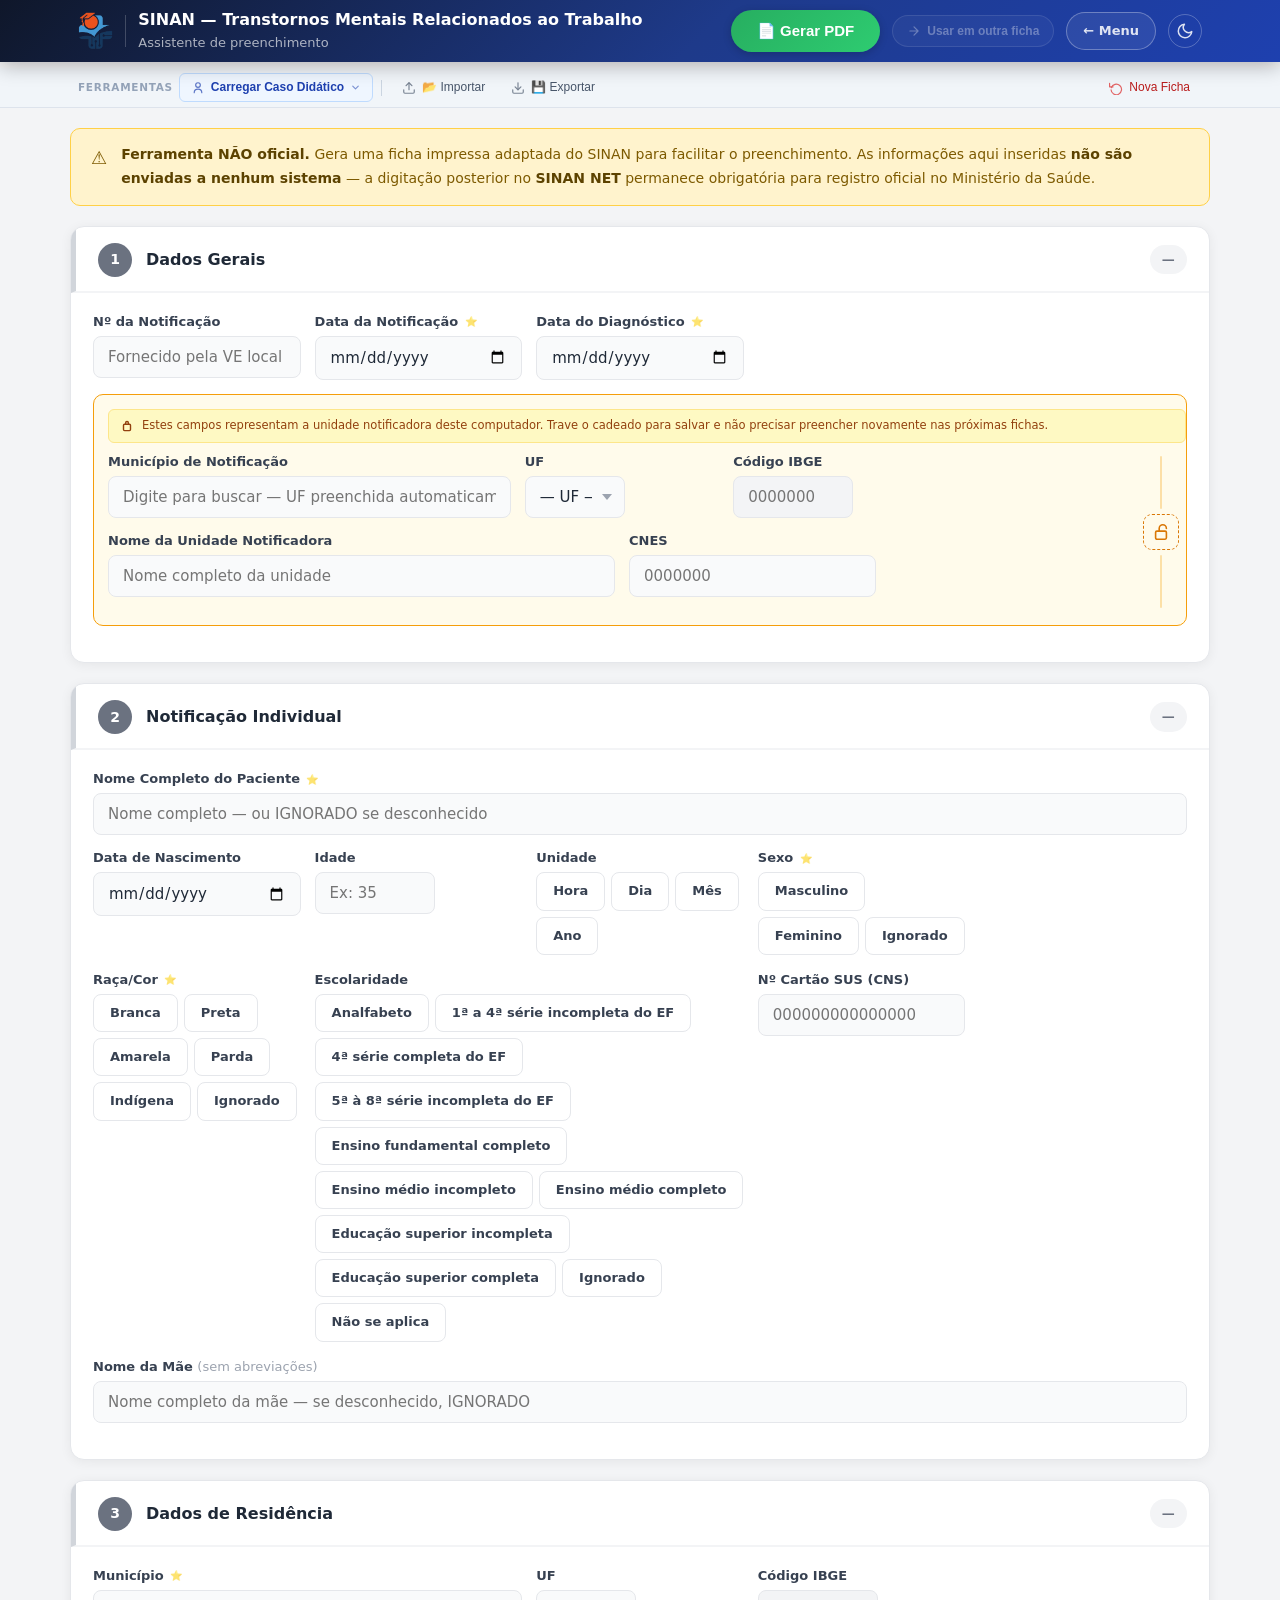
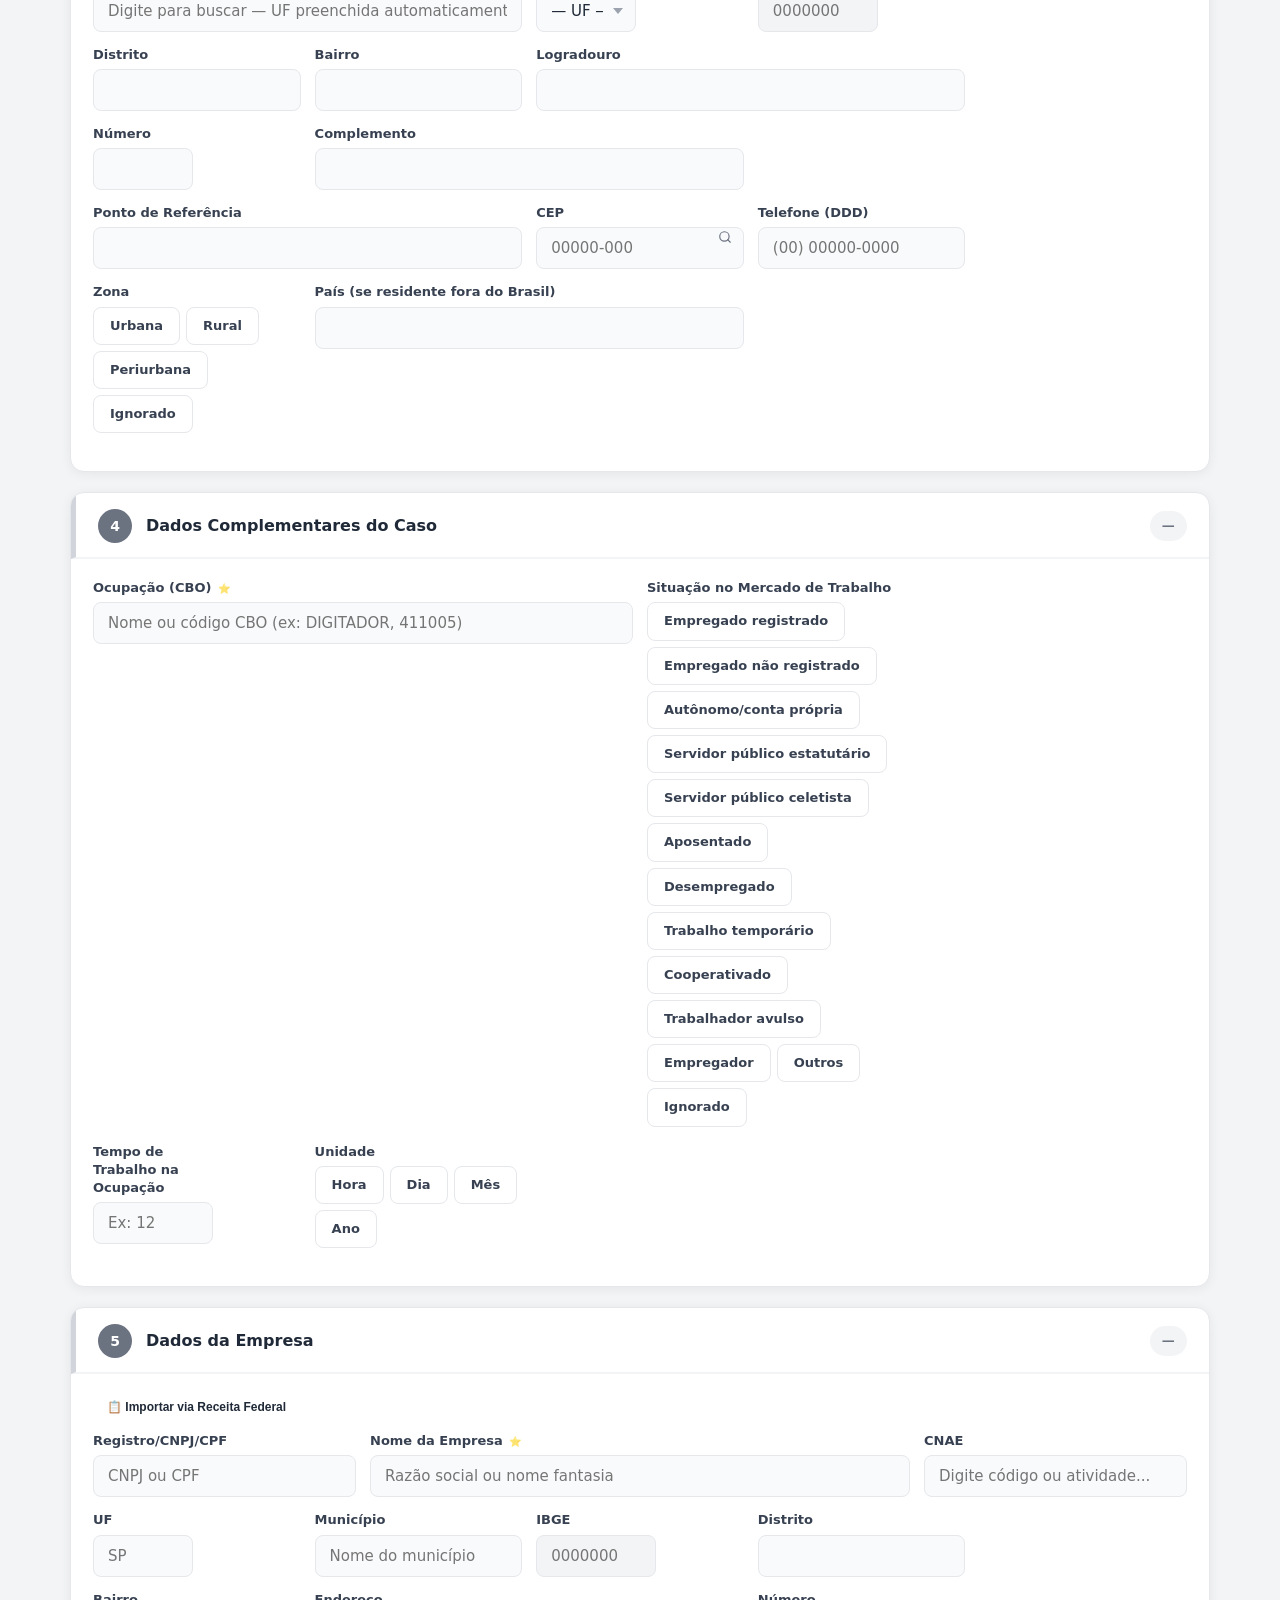
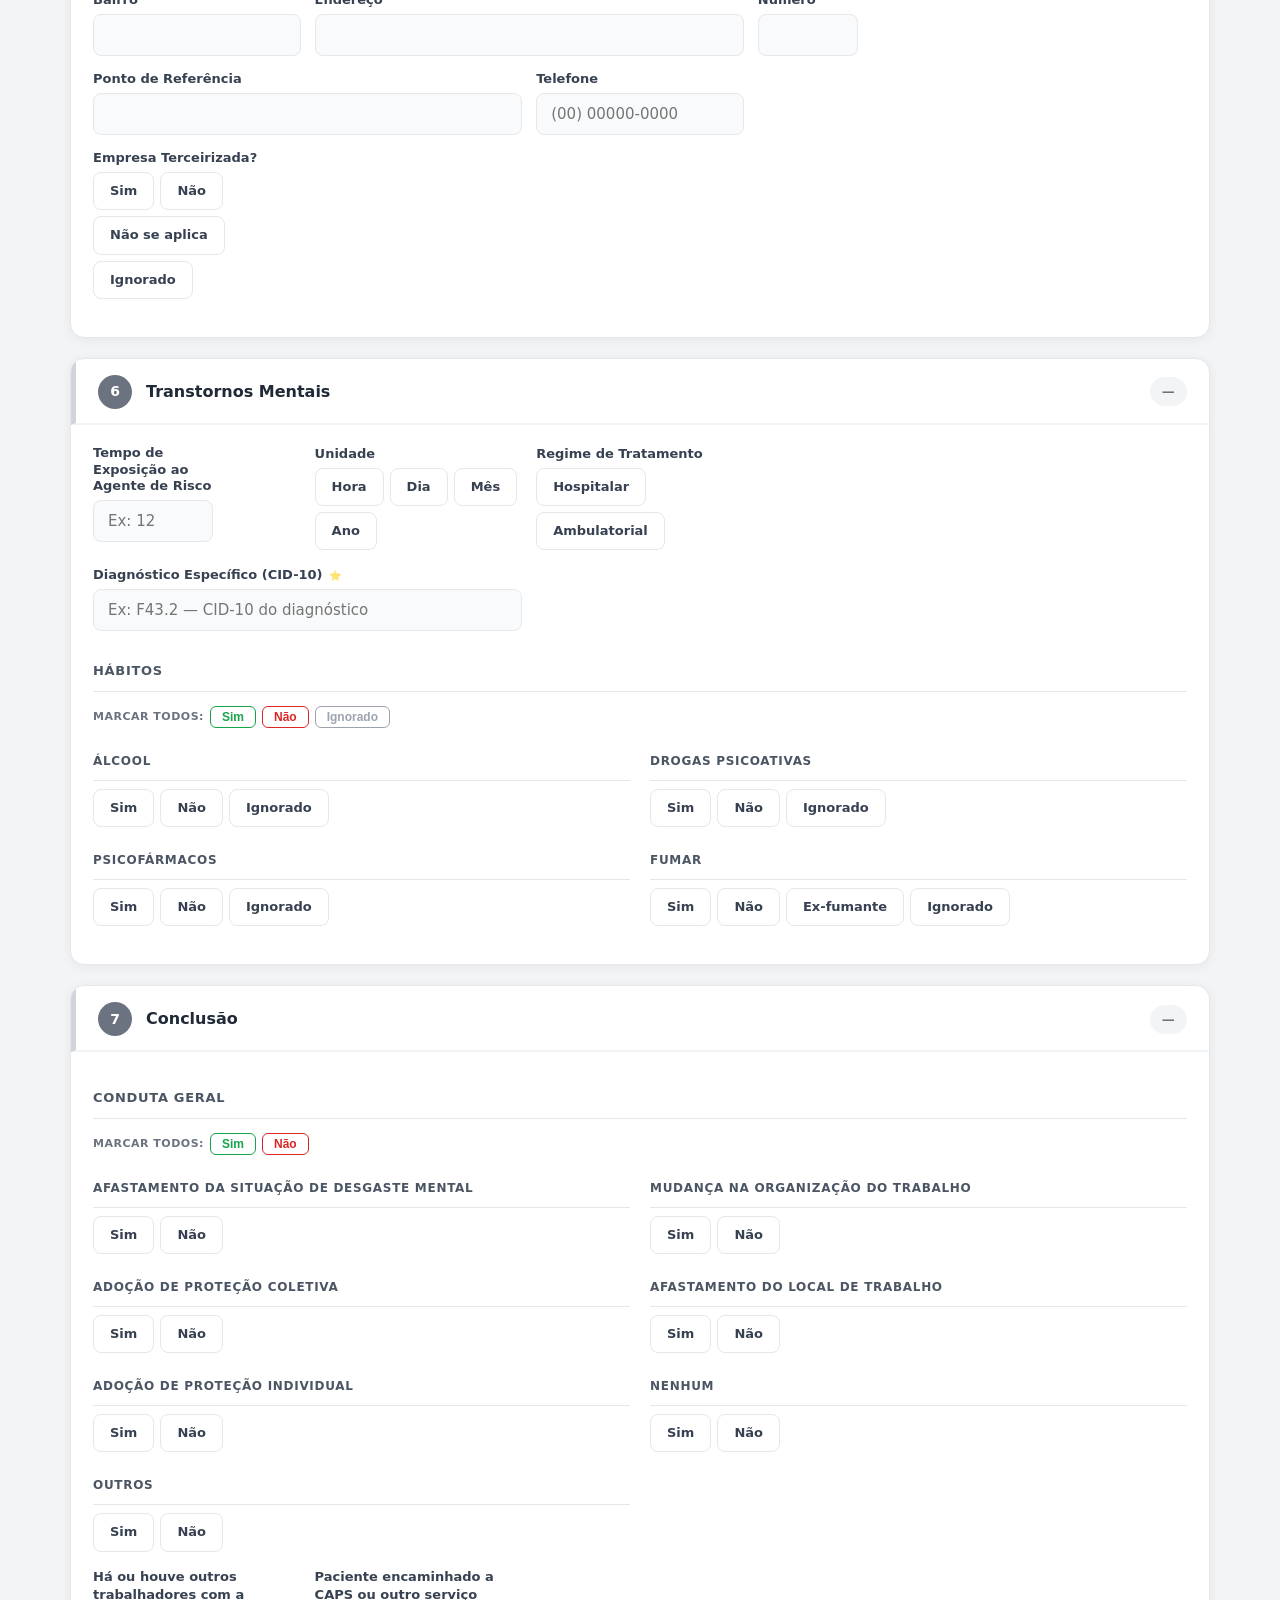
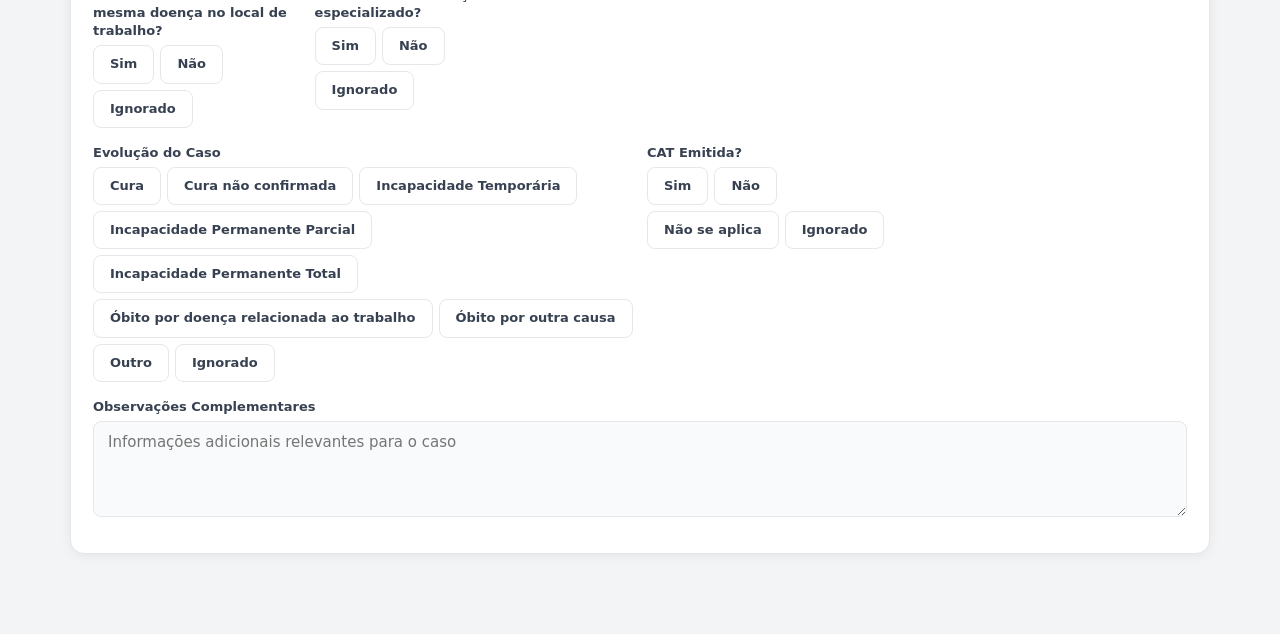
<file: sinan_transtornos.html>
﻿<!DOCTYPE html>
<html lang="pt-BR">
<head>
<meta charset="UTF-8">
<meta name="viewport" content="width=device-width, initial-scale=1.0">
<title>SINAN — Transtornos Mentais Relacionados ao Trabalho | Assistente PET Saúde Digital</title>

<link rel="stylesheet" href="shared.css">
</head>
<body>
<script>
// Dark Mode — aplica antes do paint para evitar flash
(function(){
  var stored = localStorage.getItem('sinan-theme');
  var theme;
  if(stored === 'dark' || stored === 'light'){
    theme = stored;
  } else {
    theme = window.matchMedia && window.matchMedia('(prefers-color-scheme: dark)').matches ? 'dark' : 'light';
  }
  if(theme === 'dark') document.documentElement.setAttribute('data-theme','dark');
})();
function toggleDarkMode(){
  var isDark = document.documentElement.getAttribute('data-theme') === 'dark';
  var next = isDark ? 'light' : 'dark';
  if(next === 'dark') document.documentElement.setAttribute('data-theme','dark');
  else document.documentElement.removeAttribute('data-theme');
  localStorage.setItem('sinan-theme', next);
}
</script>

<!-- ===== STICKY HEADER ===== -->
<header id="hdr">
  <div class="hdr-row">
    <img class="hdr-logo" src="assets/img/pet-saude-logo-png.png" alt="PET Saúde Digital">
    <div class="hdr-vline"></div>
    <div class="hdr-title">
      <h1>SINAN — Transtornos Mentais Relacionados ao Trabalho</h1>
      <p>Assistente de preenchimento</p>
    </div>

    <button class="hdr-btn" id="btn-gerar" onclick="gerarPDF()">📄 Gerar PDF</button>
    <button class="hdr-btn-transfer btn-disabled" id="btn-transfer" onclick="clickTransfer()" title="Transferir dados preenchidos para outra ficha">
      <svg width="14" height="14" viewBox="0 0 24 24" fill="none" stroke="currentColor" stroke-width="2" stroke-linecap="round" stroke-linejoin="round"><path d="M5 12h14M12 5l7 7-7 7"/></svg>
      Usar em outra ficha
    </button>
    <a class="hdr-back" href="index.html">&#8592; Menu</a>
    <button class="dm-toggle" id="dm-toggle" onclick="toggleDarkMode()" title="Alternar modo escuro">
      <svg class="ico-moon" viewBox="0 0 24 24" fill="none" stroke="currentColor" stroke-width="2" stroke-linecap="round" stroke-linejoin="round"><path d="M21 12.79A9 9 0 1111.21 3a7 7 0 009.79 9.79z"/></svg>
      <svg class="ico-sun" viewBox="0 0 24 24" fill="none" stroke="currentColor" stroke-width="2" stroke-linecap="round" stroke-linejoin="round"><circle cx="12" cy="12" r="5"/><line x1="12" y1="1" x2="12" y2="3"/><line x1="12" y1="21" x2="12" y2="23"/><line x1="4.22" y1="4.22" x2="5.64" y2="5.64"/><line x1="18.36" y1="18.36" x2="19.78" y2="19.78"/><line x1="1" y1="12" x2="3" y2="12"/><line x1="21" y1="12" x2="23" y2="12"/><line x1="4.22" y1="19.78" x2="5.64" y2="18.36"/><line x1="18.36" y1="5.64" x2="19.78" y2="4.22"/></svg>
    </button>
  </div>
</header>
<div id="prog-bar-strip"><div id="prog-bar-fill"></div></div>

<div id="tools-bar">
  <div class="tools-inner">
    <div class="tb-group">
      <span class="tools-label">Ferramentas</span>
      <div class="tb-dd" id="dd-pac">
        <button class="tb-btn" id="btn-pac-menu" onclick="togglePacMenu(event)" style="background:#eff6ff;border-color:#bfdbfe;color:#1e40af;font-weight:700">
          <svg width="14" height="14" viewBox="0 0 24 24" fill="none" stroke="currentColor" stroke-width="2" stroke-linecap="round" stroke-linejoin="round"><circle cx="12" cy="7" r="4"/><path d="M5.5 20c0-3.5 2.9-6 6.5-6s6.5 2.5 6.5 6"/></svg>
          Carregar Caso Didático
          <svg width="11" height="11" viewBox="0 0 24 24" fill="none" stroke="currentColor" stroke-width="2.5" stroke-linecap="round" stroke-linejoin="round" style="opacity:.55"><polyline points="6,9 12,15 18,9"/></svg>
        </button>
        <div class="tb-menu" id="pac-menu"></div>
      </div>
      <span class="tb-sep"></span>
      <button class="tb-btn" onclick="document.getElementById('f-import').click()" title="Importar rascunho salvo (.json)">
        <svg width="14" height="14" viewBox="0 0 24 24" fill="none" stroke="currentColor" stroke-width="2" stroke-linecap="round" stroke-linejoin="round"><path d="M21 15v4a2 2 0 0 1-2 2H5a2 2 0 0 1-2-2v-4"/><polyline points="17,8 12,3 7,8"/><line x1="12" y1="3" x2="12" y2="15"/></svg>
        📂 Importar
      </button>
      <input type="file" id="f-import" accept=".json" style="display:none" onchange="importarRascunho(this)">
      <button class="tb-btn" onclick="exportarRascunho()" title="Salvar rascunho como arquivo .json">
        <svg width="14" height="14" viewBox="0 0 24 24" fill="none" stroke="currentColor" stroke-width="2" stroke-linecap="round" stroke-linejoin="round"><path d="M21 15v4a2 2 0 0 1-2 2H5a2 2 0 0 1-2-2v-4"/><polyline points="7,10 12,15 17,10"/><line x1="12" y1="15" x2="12" y2="3"/></svg>
        💾 Exportar
      </button>
    </div>
    <div class="tb-group">
      <button class="tb-btn tb-danger" onclick="abrirModalNova()">
        <svg width="14" height="14" viewBox="0 0 24 24" fill="none" stroke="currentColor" stroke-width="2" stroke-linecap="round" stroke-linejoin="round"><polyline points="1,4 1,10 7,10"/><path d="M3.51 15a9 9 0 1 0 .49-3.5"/></svg>
        Nova Ficha
      </button>
    </div>
  </div>
</div>

<div class="wrapper">

<!-- DISCLAIMER -->
<div class="banner-warn">
  <span style="font-size:18px;flex-shrink:0">⚠️</span>
  <div><strong>Ferramenta NÃO oficial.</strong> Gera uma ficha impressa adaptada do SINAN para facilitar o preenchimento. As informações aqui inseridas <strong>não são enviadas a nenhum sistema</strong> — a digitação posterior no <strong>SINAN NET</strong> permanece obrigatória para registro oficial no Ministério da Saúde.</div>
</div>

<!-- =========================================================
  SEÇÃO 1 — DADOS GERAIS
========================================================= -->
<div class="sec" id="sec1">
  <div class="sec-hdr">
    <div class="sec-num">1</div>
    <div class="sec-info">
      <h3>Dados Gerais</h3>
    </div>
    <span class="sec-badge badge-empty" id="badge1">—</span>
  </div>
  <div class="sec-body">

    <div class="row">
      <div class="fld">
        <label>Nº da Notificação</label>
        <input type="text" id="f_num_notif" placeholder="Fornecido pela VE local">
      </div>
      <div class="fld">
        <label>Data da Notificação <span class="req-star">⭐</span></label>
        <input type="date" id="f_data_notif" data-ess data-label="Data da notificação">
      </div>
      <div class="fld">
        <label>Data do Diagnóstico <span class="req-star">⭐</span></label>
        <input type="date" id="f_data_diag" data-ess data-label="Data do diagnóstico">
      </div>
    </div>

    <div class="lock-grp" id="lock-grp-notif">
      <div class="lock-hint">
        <svg width="14" height="14" viewBox="0 0 20 20" fill="none" stroke="currentColor" stroke-width="2" stroke-linecap="round" style="flex-shrink:0;margin-top:1px"><rect x="5" y="9" width="10" height="9" rx="1.5"/><path d="M8 9V7a2 2 0 014 0v2"/></svg>
        <span class="lock-hint-txt">Estes campos representam a unidade notificadora deste computador. Trave o cadeado para salvar e não precisar preencher novamente nas próximas fichas.</span>
      </div>
      <div class="lock-inner">
        <div class="lock-fields">
    <div class="row">
      <div class="fld col-2">
        <label>Município de Notificação</label>
        <div class="ac-wrap">
          <input type="text" id="f_mun_notif" placeholder="Digite para buscar — UF preenchida automaticamente" data-caps autocomplete="off">
          <div class="ac-drop" id="f_mun_notif-drop"></div>
        </div>
      </div>
      <div class="fld" style="max-width:100px">
        <label>UF</label>
        <select id="f_uf_notif"></select>
      </div>
      <div class="fld" style="max-width:120px">
        <label>Código IBGE</label>
        <input type="text" id="f_ibge_notif" maxlength="7" placeholder="0000000" readonly>
      </div>
    </div>

    <div class="row row-wide">
      <div class="fld col-2">
        <label>Nome da Unidade Notificadora</label>
        <input type="text" id="f_nome_un" placeholder="Nome completo da unidade" data-caps>
      </div>
      <div class="fld">
        <label>CNES</label>
        <input type="text" id="f_cnes" maxlength="7" placeholder="0000000">
      </div>
    </div>
        </div>
        <div class="lock-rail">
          <div class="lock-seg"></div>
          <button type="button" class="lock-btn-rail" onclick="toggleUnitLock()" title="Travar dados da unidade notificadora neste computador">
            <svg class="lock-ico-open" width="18" height="18" viewBox="0 0 20 20" fill="none" stroke="currentColor" stroke-width="1.8" stroke-linecap="round"><rect x="4" y="9" width="12" height="9" rx="1.5"/><path d="M8 9V6a4 4 0 018 0"/></svg>
            <svg class="lock-ico-closed" width="18" height="18" viewBox="0 0 20 20" fill="none" stroke="currentColor" stroke-width="1.8" stroke-linecap="round"><rect x="4" y="9" width="12" height="9" rx="1.5"/><path d="M7 9V6a3 3 0 016 0v3"/></svg>
          </button>
          <div class="lock-seg"></div>
        </div>
      </div>
    </div>

  </div>
</div>

<!-- =========================================================
  SEÇÃO 2 — NOTIFICAÇÃO INDIVIDUAL
========================================================= -->
<div class="sec" id="sec2">
  <div class="sec-hdr">
    <div class="sec-num">2</div>
    <div class="sec-info">
      <h3>Notificação Individual</h3>
    </div>
    <span class="sec-badge badge-empty" id="badge2">—</span>
  </div>
  <div class="sec-body">

    <div class="row row-full">
      <div class="fld">
        <label>Nome Completo do Paciente <span class="req-star">⭐</span></label>
        <input type="text" id="f_nome" placeholder="Nome completo — ou IGNORADO se desconhecido" data-caps data-ess data-label="Nome do paciente">
      </div>
    </div>

    <div class="row">
      <div class="fld">
        <label>Data de Nascimento</label>
        <input type="date" id="f_nasc">
      </div>
      <div class="fld" style="max-width:120px">
        <label>Idade</label>
        <input type="number" id="f_idade_val" min="0" max="999" placeholder="Ex: 35">
      </div>
      <div class="fld">
        <label>Unidade</label>
        <div class="pills" id="grp_idade_un" data-hidden="f_idade_un">
          <label class="pill" data-val="1"><input type="radio" name="idade_un" value="1"> Hora</label>
          <label class="pill" data-val="2"><input type="radio" name="idade_un" value="2"> Dia</label>
          <label class="pill" data-val="3"><input type="radio" name="idade_un" value="3"> Mês</label>
          <label class="pill" data-val="4"><input type="radio" name="idade_un" value="4"> Ano</label>
        </div>
        <input type="hidden" id="f_idade_un">
      </div>
      <div class="fld">
        <label>Sexo <span class="req-star">⭐</span></label>
        <div class="pills" id="grp_sexo">
          <label class="pill" data-val="M"><input type="radio" name="sexo" value="M" onchange="onSexoChange()"> Masculino</label>
          <label class="pill" data-val="F"><input type="radio" name="sexo" value="F" onchange="onSexoChange()"> Feminino</label>
          <label class="pill" data-val="I"><input type="radio" name="sexo" value="I" onchange="onSexoChange()"> Ignorado</label>
        </div>
      </div>
    </div>

    <div id="row_gest" style="display:none" class="row">
      <div class="fld col-2">
        <label>Gestante</label>
        <div class="pills" id="grp_gest" data-hidden="f_gest">
          <label class="pill" data-val="1"><input type="radio" name="gest" value="1"> 1ºTrimestre</label>
          <label class="pill" data-val="2"><input type="radio" name="gest" value="2"> 2ºTrimestre</label>
          <label class="pill" data-val="3"><input type="radio" name="gest" value="3"> 3ºTrimestre</label>
          <label class="pill" data-val="4"><input type="radio" name="gest" value="4"> Idade gestacional Ignorada</label>
          <label class="pill" data-val="5"><input type="radio" name="gest" value="5"> Não</label>
          <label class="pill" data-val="6"><input type="radio" name="gest" value="6"> Não se aplica</label>
          <label class="pill" data-val="9"><input type="radio" name="gest" value="9"> Ignorado</label>
        </div>
        <input type="hidden" id="f_gest">
      </div>
    </div>

    <div class="row">
      <div class="fld">
        <label>Raça/Cor <span class="req-star">⭐</span></label>
        <div class="pills" id="grp_raca" data-hidden="f_raca">
          <label class="pill" data-val="1"><input type="radio" name="raca" value="1"> Branca</label>
          <label class="pill" data-val="2"><input type="radio" name="raca" value="2"> Preta</label>
          <label class="pill" data-val="3"><input type="radio" name="raca" value="3"> Amarela</label>
          <label class="pill" data-val="4"><input type="radio" name="raca" value="4"> Parda</label>
          <label class="pill" data-val="5"><input type="radio" name="raca" value="5"> Indígena</label>
          <label class="pill" data-val="9"><input type="radio" name="raca" value="9"> Ignorado</label>
        </div>
        <input type="hidden" id="f_raca" data-ess data-label="Raça/Cor">
      </div>
      <div class="fld col-2">
        <label>Escolaridade</label>
        <div class="pills" id="grp_escol" data-hidden="f_escol">
          <label class="pill" data-val="0"><input type="radio" name="escol" value="0"> Analfabeto</label>
          <label class="pill" data-val="1"><input type="radio" name="escol" value="1"> 1ª a 4ª série incompleta do EF</label>
          <label class="pill" data-val="2"><input type="radio" name="escol" value="2"> 4ª série completa do EF</label>
          <label class="pill" data-val="3"><input type="radio" name="escol" value="3"> 5ª à 8ª série incompleta do EF</label>
          <label class="pill" data-val="4"><input type="radio" name="escol" value="4"> Ensino fundamental completo</label>
          <label class="pill" data-val="5"><input type="radio" name="escol" value="5"> Ensino médio incompleto</label>
          <label class="pill" data-val="6"><input type="radio" name="escol" value="6"> Ensino médio completo</label>
          <label class="pill" data-val="7"><input type="radio" name="escol" value="7"> Educação superior incompleta</label>
          <label class="pill" data-val="8"><input type="radio" name="escol" value="8"> Educação superior completa</label>
          <label class="pill" data-val="9"><input type="radio" name="escol" value="9"> Ignorado</label>
          <label class="pill" data-val="10"><input type="radio" name="escol" value="10"> Não se aplica</label>
        </div>
        <input type="hidden" id="f_escol">
      </div>
      <div class="fld">
        <label>Nº Cartão SUS (CNS)</label>
        <input type="text" id="f_sus" maxlength="15" placeholder="000000000000000">
      </div>
    </div>

    <div class="row row-full">
      <div class="fld">
        <label>Nome da Mãe <span style="font-weight:400;color:#9ca3af">(sem abreviações)</span></label>
        <input type="text" id="f_mae" placeholder="Nome completo da mãe — se desconhecido, IGNORADO" data-caps>
      </div>
    </div>

  </div>
</div>

<!-- =========================================================
  SEÇÃO 3 — DADOS DE RESIDÊNCIA
========================================================= -->
<div class="sec" id="sec3">
  <div class="sec-hdr">
    <div class="sec-num">3</div>
    <div class="sec-info">
      <h3>Dados de Residência</h3>
    </div>
    <span class="sec-badge badge-empty" id="badge3">—</span>
  </div>
  <div class="sec-body">
    <div class="row">
      <div class="fld col-2">
        <label>Município <span class="req-star">⭐</span></label>
        <div class="ac-wrap">
          <input type="text" id="f_mun_res" data-ess data-label="Município de residência" placeholder="Digite para buscar — UF preenchida automaticamente" data-caps autocomplete="off">
          <div class="ac-drop" id="f_mun_res-drop"></div>
        </div>
      </div>
      <div class="fld" style="max-width:100px">
        <label>UF</label>
        <select id="f_uf_res"></select>
      </div>
      <div class="fld" style="max-width:120px">
        <label>Código IBGE</label>
        <input type="text" id="f_ibge_res" maxlength="7" placeholder="0000000" readonly>
      </div>
    </div>
    <div class="row">
      <div class="fld">
        <label>Distrito</label>
        <input type="text" id="f_dist_res" data-caps>
      </div>
      <div class="fld">
        <label>Bairro</label>
        <input type="text" id="f_bairro_res" data-caps>
      </div>
      <div class="fld col-2">
        <label>Logradouro</label>
        <input type="text" id="f_logr_res" data-caps>
      </div>
    </div>
    <div class="row">
      <div class="fld" style="max-width:100px">
        <label>Número</label>
        <input type="text" id="f_num_res">
      </div>
      <div class="fld col-2">
        <label>Complemento</label>
        <input type="text" id="f_compl_res" data-caps>
      </div>
    </div>
    <div class="row">
      <div class="fld col-2">
        <label>Ponto de Referência</label>
        <input type="text" id="f_pref_res" data-caps>
      </div>
      <div class="fld">
        <label>CEP</label>
        <input type="text" id="f_cep" maxlength="9" placeholder="00000-000">
      </div>
      <div class="fld">
        <label>Telefone (DDD)</label>
        <input type="text" id="f_tel_res" placeholder="(00) 00000-0000">
      </div>
    </div>
    <div class="row">
      <div class="fld">
        <label>Zona</label>
        <div class="pills" id="grp_zona_res" data-hidden="f_zona_res">
          <label class="pill" data-val="1"><input type="radio" name="zona_res" value="1"> Urbana</label>
          <label class="pill" data-val="2"><input type="radio" name="zona_res" value="2"> Rural</label>
          <label class="pill" data-val="3"><input type="radio" name="zona_res" value="3"> Periurbana</label>
          <label class="pill" data-val="9"><input type="radio" name="zona_res" value="9"> Ignorado</label>
        </div>
        <input type="hidden" id="f_zona_res">
      </div>
      <div class="fld col-2">
        <label>País (se residente fora do Brasil)</label>
        <input type="text" id="f_pais_res" data-caps>
      </div>
    </div>
  </div>
</div>

<!-- =========================================================
  SEÇÃO 4 — DADOS COMPLEMENTARES DO CASO (OCUPAÇÃO/EMPRESA)
========================================================= -->
<div class="sec" id="sec4">
  <div class="sec-hdr">
    <div class="sec-num">4</div>
    <div class="sec-info">
      <h3>Dados Complementares do Caso</h3>
    </div>
    <span class="sec-badge badge-empty" id="badge4">—</span>
  </div>
  <div class="sec-body">

    <div class="row row-wide">
      <div class="fld col-2">
        <label>Ocupação (CBO) <span class="req-star">⭐</span></label>
        <div class="ac-wrap">
          <input type="text" id="f_ocupacao" data-caps data-ess data-label="Ocupação CBO" autocomplete="off" placeholder="Nome ou código CBO (ex: DIGITADOR, 411005)">
          <div class="ac-drop" id="f_ocupacao-drop"></div>
        </div>
        <span id="f_ocupacao_hint" style="font-size:12px;color:#2563eb;margin-top:4px;display:none;line-height:1.4;font-weight:600"></span>
      </div>
      <div class="fld">
        <label>Situação no Mercado de Trabalho</label>
        <div class="pills" id="grp_sit_mercado" data-hidden="f_sit_mercado">
          <label class="pill" data-val="01"><input type="radio" name="sit_mercado" value="01"> Empregado registrado</label>
          <label class="pill" data-val="02"><input type="radio" name="sit_mercado" value="02"> Empregado não registrado</label>
          <label class="pill" data-val="03"><input type="radio" name="sit_mercado" value="03"> Autônomo/conta própria</label>
          <label class="pill" data-val="04"><input type="radio" name="sit_mercado" value="04"> Servidor público estatutário</label>
          <label class="pill" data-val="05"><input type="radio" name="sit_mercado" value="05"> Servidor público celetista</label>
          <label class="pill" data-val="06"><input type="radio" name="sit_mercado" value="06"> Aposentado</label>
          <label class="pill" data-val="07"><input type="radio" name="sit_mercado" value="07"> Desempregado</label>
          <label class="pill" data-val="08"><input type="radio" name="sit_mercado" value="08"> Trabalho temporário</label>
          <label class="pill" data-val="09"><input type="radio" name="sit_mercado" value="09"> Cooperativado</label>
          <label class="pill" data-val="10"><input type="radio" name="sit_mercado" value="10"> Trabalhador avulso</label>
          <label class="pill" data-val="11"><input type="radio" name="sit_mercado" value="11"> Empregador</label>
          <label class="pill" data-val="12"><input type="radio" name="sit_mercado" value="12"> Outros</label>
          <label class="pill" data-val="99"><input type="radio" name="sit_mercado" value="99"> Ignorado</label>
        </div>
        <input type="hidden" id="f_sit_mercado">
      </div>
    </div>

    <div class="row">
      <div class="fld" style="max-width:120px">
        <label>Tempo de Trabalho na Ocupação</label>
        <input type="text" id="f_tempo_trab_val" placeholder="Ex: 12" maxlength="4">
      </div>
      <div class="fld">
        <label>Unidade</label>
        <div class="pills" id="grp_tempo_trab_tipo" data-hidden="f_tempo_trab_tipo">
          <label class="pill" data-val="1"><input type="radio" name="tempo_trab_tipo" value="1"> Hora</label>
          <label class="pill" data-val="2"><input type="radio" name="tempo_trab_tipo" value="2"> Dia</label>
          <label class="pill" data-val="3"><input type="radio" name="tempo_trab_tipo" value="3"> Mês</label>
          <label class="pill" data-val="4"><input type="radio" name="tempo_trab_tipo" value="4"> Ano</label>
        </div>
        <input type="hidden" id="f_tempo_trab_tipo">
      </div>
    </div>

  </div>
</div>

<!-- =========================================================
  SEÇÃO 5 — DADOS DA EMPRESA
========================================================= -->
<div class="sec" id="sec5">
  <div class="sec-hdr">
    <div class="sec-num">5</div>
    <div class="sec-info">
      <h3>Dados da Empresa</h3>
    </div>
    <span class="sec-badge badge-empty" id="badge5">—</span>
  </div>
  <div class="sec-body">

    <!-- IMPORTAR VIA RECEITA FEDERAL -->
    <button type="button" class="rf-toggle-btn" id="rf-toggle-btn" onclick="rfTogglePanel()">&#128203; Importar via Receita Federal</button>
    <div class="rf-panel" id="rf-panel">
      <p class="rf-instr">Acesse o site da <a href="https://solucoes.receita.fazenda.gov.br/servicos/cnpjreva/Cnpjreva_Solicitacao.asp" target="_blank" rel="noopener">Receita Federal</a>, abra a ficha do CNPJ, selecione tudo (<kbd>Ctrl+A</kbd>) e cole abaixo:</p>
      <textarea id="rf-textarea" class="rf-textarea" rows="5" placeholder="Cole aqui o texto completo da página da Receita Federal..."></textarea>
      <div class="rf-actions">
        <button type="button" class="mbtn mbtn-p" onclick="rfExtrair()">Extrair e preencher</button>
        <button type="button" class="mbtn mbtn-s" onclick="document.getElementById('rf-textarea').value=''">Limpar</button>
      </div>
    </div>

    <div class="row row-wide">
      <div class="fld">
        <label>Registro/CNPJ/CPF</label>
        <input type="text" id="f_emp_reg" placeholder="CNPJ ou CPF">
      </div>
      <div class="fld col-2">
        <label>Nome da Empresa <span class="req-star">⭐</span></label>
        <input type="text" id="f_emp_nome" data-caps data-ess data-label="Nome da empresa" placeholder="Razão social ou nome fantasia">
      </div>
      <div class="fld">
        <label>CNAE</label>
        <div class="rf-cnae-warn" id="rf-cnae-warn" style="display:none">&#9888;&#65039; CNAE <strong id="rf-cnae-warn-code"></strong><span id="rf-cnae-warn-ramo"></span> não consta na lista do SINAN NET. Selecione a classe mais próxima ou pesquise manualmente no campo abaixo:
          <div class="rf-cnae-sugs" id="rf-cnae-sugs"></div>
        </div>
        <div class="ac-wrap">
          <input type="text" id="f_emp_cnae" placeholder="Digite código ou atividade..." autocomplete="off">
          <div class="ac-drop" id="f_emp_cnae-drop"></div>
        </div>
        <span id="f_emp_cnae_hint" style="font-size:12px;color:#2563eb;margin-top:4px;display:none;line-height:1.4;font-weight:600"></span>
      </div>
    </div>

    <div class="row">
      <div class="fld" style="max-width:100px">
        <label>UF</label>
        <input type="text" id="f_emp_uf" maxlength="2" data-caps placeholder="SP">
      </div>
      <div class="fld">
        <label>Município</label>
        <div class="ac-wrap">
          <input type="text" id="f_emp_mun" data-caps placeholder="Nome do município" autocomplete="off">
          <div class="ac-drop" id="f_emp_mun-drop"></div>
        </div>
      </div>
      <div class="fld" style="max-width:120px">
        <label>IBGE</label>
        <input type="text" id="f_emp_ibge" maxlength="7" placeholder="0000000" readonly>
      </div>
      <div class="fld">
        <label>Distrito</label>
        <input type="text" id="f_emp_dist" data-caps>
      </div>
    </div>

    <div class="row">
      <div class="fld">
        <label>Bairro</label>
        <input type="text" id="f_emp_bairro" data-caps>
      </div>
      <div class="fld col-2">
        <label>Endereço</label>
        <input type="text" id="f_emp_end" data-caps>
      </div>
      <div class="fld" style="max-width:100px">
        <label>Número</label>
        <input type="text" id="f_emp_num">
      </div>
    </div>

    <div class="row">
      <div class="fld col-2">
        <label>Ponto de Referência</label>
        <input type="text" id="f_emp_pref" data-caps>
      </div>
      <div class="fld">
        <label>Telefone</label>
        <input type="text" id="f_emp_tel" placeholder="(00) 00000-0000">
      </div>
    </div>

    <div class="row">
      <div class="fld">
        <label>Empresa Terceirizada?</label>
        <div class="pills" id="grp_emp_terc">
          <label class="pill" data-val="1"><input type="radio" name="emp_terc" value="1"> Sim</label>
          <label class="pill" data-val="2"><input type="radio" name="emp_terc" value="2"> Não</label>
          <label class="pill" data-val="3"><input type="radio" name="emp_terc" value="3"> Não se aplica</label>
          <label class="pill" data-val="9"><input type="radio" name="emp_terc" value="9"> Ignorado</label>
        </div>
      </div>
    </div>

  </div>
</div>

<!-- =========================================================
  SEÇÃO 6 — TRANSTORNOS MENTAIS (DIAGNÓSTICO E HÁBITOS)
========================================================= -->
<div class="sec" id="sec6">
  <div class="sec-hdr">
    <div class="sec-num">6</div>
    <div class="sec-info">
      <h3>Transtornos Mentais</h3>
    </div>
    <span class="sec-badge badge-empty" id="badge6">—</span>
  </div>
  <div class="sec-body">

    <div class="row">
      <div class="fld" style="max-width:120px">
        <label><span style="white-space:normal;display:block;line-height:1.3">Tempo de Exposição ao Agente de Risco</span></label>
        <input type="text" id="f_tempo_exp_val" placeholder="Ex: 12" maxlength="4">
      </div>
      <div class="fld">
        <label>Unidade</label>
        <div class="pills" id="grp_tempo_exp_tipo" data-hidden="f_tempo_exp_tipo">
          <label class="pill" data-val="1"><input type="radio" name="tempo_exp_tipo" value="1"> Hora</label>
          <label class="pill" data-val="2"><input type="radio" name="tempo_exp_tipo" value="2"> Dia</label>
          <label class="pill" data-val="3"><input type="radio" name="tempo_exp_tipo" value="3"> Mês</label>
          <label class="pill" data-val="4"><input type="radio" name="tempo_exp_tipo" value="4"> Ano</label>
        </div>
        <input type="hidden" id="f_tempo_exp_tipo">
      </div>
      <div class="fld">
        <label>Regime de Tratamento</label>
        <div class="pills" id="grp_regime" data-hidden="f_regime">
          <label class="pill" data-val="1"><input type="radio" name="regime" value="1"> Hospitalar</label>
          <label class="pill" data-val="2"><input type="radio" name="regime" value="2"> Ambulatorial</label>
        </div>
        <input type="hidden" id="f_regime">
      </div>
    </div>

    <div class="row">
      <div class="fld col-2">
        <label>Diagnóstico Específico (CID-10) <span class="req-star">⭐</span></label>
        <div class="ac-wrap">
          <input type="text" id="f_diag_cid" data-caps data-ess data-label="CID-10 do diagnóstico" autocomplete="off" placeholder="Ex: F43.2 — CID-10 do diagnóstico">
          <div class="ac-drop" id="f_diag_cid-drop"></div>
        </div>
        <span id="f_diag_cid_hint" style="font-size:12px;color:#2563eb;margin-top:4px;display:none;line-height:1.4;font-weight:600"></span>
      </div>
    </div>

    <div class="sublabel">Hábitos</div>
    <div style="display:grid;grid-template-columns:1fr 1fr;gap:6px 20px;margin-bottom:14px">
      <div class="fld" style="margin:0">
        <div class="sublabel" style="font-size:12px;margin-bottom:3px">Álcool</div>
        <div class="pills">
          <label class="pill"><input type="radio" name="hab_alcool" value="1"> Sim</label>
          <label class="pill"><input type="radio" name="hab_alcool" value="2"> Não</label>
          <label class="pill"><input type="radio" name="hab_alcool" value="9"> Ignorado</label>
        </div>
      </div>
      <div class="fld" style="margin:0">
        <div class="sublabel" style="font-size:12px;margin-bottom:3px">Drogas psicoativas</div>
        <div class="pills">
          <label class="pill"><input type="radio" name="hab_drogas" value="1"> Sim</label>
          <label class="pill"><input type="radio" name="hab_drogas" value="2"> Não</label>
          <label class="pill"><input type="radio" name="hab_drogas" value="9"> Ignorado</label>
        </div>
      </div>
      <div class="fld" style="margin:0">
        <div class="sublabel" style="font-size:12px;margin-bottom:3px">Psicofármacos</div>
        <div class="pills">
          <label class="pill"><input type="radio" name="hab_psicofarmacos" value="1"> Sim</label>
          <label class="pill"><input type="radio" name="hab_psicofarmacos" value="2"> Não</label>
          <label class="pill"><input type="radio" name="hab_psicofarmacos" value="9"> Ignorado</label>
        </div>
      </div>
      <div class="fld" style="margin:0">
        <div class="sublabel" style="font-size:12px;margin-bottom:3px">Fumar</div>
        <div class="pills">
          <label class="pill"><input type="radio" name="hab_fumar" value="1" onchange="onFumarChange()"> Sim</label>
          <label class="pill"><input type="radio" name="hab_fumar" value="2" onchange="onFumarChange()"> Não</label>
          <label class="pill"><input type="radio" name="hab_fumar" value="3" onchange="onFumarChange()"> Ex-fumante</label>
          <label class="pill"><input type="radio" name="hab_fumar" value="9" onchange="onFumarChange()"> Ignorado</label>
        </div>
      </div>
    </div>

    <div id="box_tabaco" style="display:none;margin-bottom:14px">
      <div class="row">
        <div class="fld" style="max-width:120px">
          <label><span style="white-space:normal;display:block;line-height:1.3">Tempo de Exposição ao Tabaco</span></label>
          <input type="text" id="f_tempo_tabaco_val" placeholder="Ex: 12" maxlength="4">
        </div>
        <div class="fld">
          <label>Unidade</label>
          <div class="pills" id="grp_tempo_tabaco_tipo" data-hidden="f_tempo_tabaco_tipo">
            <label class="pill" data-val="1"><input type="radio" name="tempo_tabaco_tipo" value="1"> Hora</label>
            <label class="pill" data-val="2"><input type="radio" name="tempo_tabaco_tipo" value="2"> Dia</label>
            <label class="pill" data-val="3"><input type="radio" name="tempo_tabaco_tipo" value="3"> Mês</label>
            <label class="pill" data-val="4"><input type="radio" name="tempo_tabaco_tipo" value="4"> Ano</label>
          </div>
          <input type="hidden" id="f_tempo_tabaco_tipo">
        </div>
      </div>
    </div>

  </div>
</div>

<!-- =========================================================
  SEÇÃO 7 — CONCLUSÃO (CONDUTA, EVOLUÇÃO, CAT)
========================================================= -->
<div class="sec" id="sec7">
  <div class="sec-hdr">
    <div class="sec-num">7</div>
    <div class="sec-info">
      <h3>Conclusão</h3>
    </div>
    <span class="sec-badge badge-empty" id="badge7">—</span>
  </div>
  <div class="sec-body">

    <div class="sublabel">Conduta Geral</div>
    <div style="display:grid;grid-template-columns:1fr 1fr;gap:6px 20px;margin-bottom:14px">
      <div class="fld" style="margin:0">
        <div class="sublabel" style="font-size:12px;margin-bottom:3px">Afastamento da situação de desgaste mental</div>
        <div class="pills">
          <label class="pill"><input type="radio" name="conduta_afastamento_desgaste" value="1"> Sim</label>
          <label class="pill"><input type="radio" name="conduta_afastamento_desgaste" value="2"> Não</label>
        </div>
      </div>
      <div class="fld" style="margin:0">
        <div class="sublabel" style="font-size:12px;margin-bottom:3px">Mudança na organização do trabalho</div>
        <div class="pills">
          <label class="pill"><input type="radio" name="conduta_mudanca_organizacao" value="1"> Sim</label>
          <label class="pill"><input type="radio" name="conduta_mudanca_organizacao" value="2"> Não</label>
        </div>
      </div>
      <div class="fld" style="margin:0">
        <div class="sublabel" style="font-size:12px;margin-bottom:3px">Adoção de proteção coletiva</div>
        <div class="pills">
          <label class="pill"><input type="radio" name="conduta_protecao_coletiva" value="1"> Sim</label>
          <label class="pill"><input type="radio" name="conduta_protecao_coletiva" value="2"> Não</label>
        </div>
      </div>
      <div class="fld" style="margin:0">
        <div class="sublabel" style="font-size:12px;margin-bottom:3px">Afastamento do local de trabalho</div>
        <div class="pills">
          <label class="pill"><input type="radio" name="conduta_afastamento_local" value="1"> Sim</label>
          <label class="pill"><input type="radio" name="conduta_afastamento_local" value="2"> Não</label>
        </div>
      </div>
      <div class="fld" style="margin:0">
        <div class="sublabel" style="font-size:12px;margin-bottom:3px">Adoção de proteção individual</div>
        <div class="pills">
          <label class="pill"><input type="radio" name="conduta_protecao_individual" value="1"> Sim</label>
          <label class="pill"><input type="radio" name="conduta_protecao_individual" value="2"> Não</label>
        </div>
      </div>
      <div class="fld" style="margin:0">
        <div class="sublabel" style="font-size:12px;margin-bottom:3px">Nenhum</div>
        <div class="pills">
          <label class="pill"><input type="radio" name="conduta_nenhum" value="1"> Sim</label>
          <label class="pill"><input type="radio" name="conduta_nenhum" value="2"> Não</label>
        </div>
      </div>
      <div class="fld" style="margin:0">
        <div class="sublabel" style="font-size:12px;margin-bottom:3px">Outros</div>
        <div class="pills">
          <label class="pill"><input type="radio" name="conduta_outros" value="1" onchange="onCondutaOutros()"> Sim</label>
          <label class="pill"><input type="radio" name="conduta_outros" value="2" onchange="onCondutaOutros()"> Não</label>
        </div>
      </div>
    </div>

    <div id="box_conduta_outros" style="display:none;margin-bottom:14px">
      <div class="fld">
        <label>Especificar "Outros"</label>
        <input type="text" id="f_conduta_outros_det" data-caps placeholder="Descreva outras condutas adotadas">
      </div>
    </div>

    <div class="row">
      <div class="fld">
        <label>Há ou houve outros trabalhadores com a mesma doença no local de trabalho?</label>
        <div class="pills" id="grp_outros_trab">
          <label class="pill" data-val="1"><input type="radio" name="outros_trab" value="1"> Sim</label>
          <label class="pill" data-val="2"><input type="radio" name="outros_trab" value="2"> Não</label>
          <label class="pill" data-val="9"><input type="radio" name="outros_trab" value="9"> Ignorado</label>
        </div>
      </div>
      <div class="fld">
        <label>Paciente encaminhado a CAPS ou outro serviço especializado?</label>
        <div class="pills" id="grp_encaminhamento_caps">
          <label class="pill" data-val="1"><input type="radio" name="encaminhamento_caps" value="1"> Sim</label>
          <label class="pill" data-val="2"><input type="radio" name="encaminhamento_caps" value="2"> Não</label>
          <label class="pill" data-val="9"><input type="radio" name="encaminhamento_caps" value="9"> Ignorado</label>
        </div>
      </div>
    </div>

    <div class="row row-wide">
      <div class="fld col-2">
        <label>Evolução do Caso</label>
        <div class="pills" id="grp_evolucao" data-hidden="f_evolucao">
          <label class="pill" data-val="1"><input type="radio" name="evolucao" value="1"> Cura</label>
          <label class="pill" data-val="2"><input type="radio" name="evolucao" value="2"> Cura não confirmada</label>
          <label class="pill" data-val="3"><input type="radio" name="evolucao" value="3"> Incapacidade Temporária</label>
          <label class="pill" data-val="4"><input type="radio" name="evolucao" value="4"> Incapacidade Permanente Parcial</label>
          <label class="pill" data-val="5"><input type="radio" name="evolucao" value="5"> Incapacidade Permanente Total</label>
          <label class="pill" data-val="6"><input type="radio" name="evolucao" value="6"> Óbito por doença relacionada ao trabalho</label>
          <label class="pill" data-val="7"><input type="radio" name="evolucao" value="7"> Óbito por outra causa</label>
          <label class="pill" data-val="8"><input type="radio" name="evolucao" value="8"> Outro</label>
          <label class="pill" data-val="9"><input type="radio" name="evolucao" value="9"> Ignorado</label>
        </div>
        <input type="hidden" id="f_evolucao">
      </div>
      <div class="fld">
        <label>CAT Emitida?</label>
        <div class="pills" id="grp_cat">
          <label class="pill" data-val="1"><input type="radio" name="cat" value="1"> Sim</label>
          <label class="pill" data-val="2"><input type="radio" name="cat" value="2"> Não</label>
          <label class="pill" data-val="3"><input type="radio" name="cat" value="3"> Não se aplica</label>
          <label class="pill" data-val="9"><input type="radio" name="cat" value="9"> Ignorado</label>
        </div>
      </div>
    </div>

    <div id="box_obito" style="display:none" class="row">
      <div class="fld">
        <label>Data do Óbito</label>
        <input type="date" id="f_obito">
      </div>
    </div>

    <div class="row row-full">
      <div class="fld">
        <label>Observações Complementares</label>
        <textarea id="f_obs" placeholder="Informações adicionais relevantes para o caso" rows="4"></textarea>
      </div>
    </div>

  </div>
</div>

</div><!-- /.wrapper -->

<!-- TOAST -->
<div id="toast"></div>

<!-- CONFIRM MODAL -->
<div id="confirm-modal">
  <div class="cm-box">
    <div class="cm-icon"><svg width="22" height="22" viewBox="0 0 24 24" fill="none" stroke="currentColor" stroke-width="2" stroke-linecap="round" stroke-linejoin="round"><polyline points="1,4 1,10 7,10"/><path d="M3.51 15a9 9 0 1 0 .49-3.5"/></svg></div>
    <h3>Apagar tudo e começar do zero?</h3>
    <p>Todos os dados inseridos serão perdidos. Se quiser preservá-los, use <strong>Exportar Rascunho</strong> antes de continuar.</p>
    <div class="cm-actions">
      <button class="cm-cancel" onclick="fecharModalNova()">Cancelar</button>
      <button class="cm-ok" onclick="novaFichaConfirmado()">Apagar tudo</button>
    </div>
  </div>
</div>

<!-- TRANSFER MODAL -->
<div class="ov" id="ov-transfer">
  <div class="modal" style="max-width:500px">
    <div class="modal-ico">🔁</div>
    <h2>Usar dados em outra ficha</h2>
    <p>Os dados do paciente, notificação e residência já preenchidos serão transferidos automaticamente para a nova ficha. Selecione o destino:</p>
    <div id="transfer-fichas" style="margin-top:16px;display:flex;flex-direction:column;gap:8px"></div>
    <div class="modal-actions">
      <button class="mbtn mbtn-s" onclick="closeModal('ov-transfer')">Cancelar</button>
      <button class="mbtn mbtn-p" id="btn-transfer-ok" onclick="confirmarTransferencia()" style="opacity:.45;pointer-events:none">Continuar →</button>
    </div>
  </div>
</div>

<!-- TRANSFER SEM PDF — aviso -->
<div class="ov" id="ov-transfer-warn">
  <div class="modal" style="max-width:400px">
    <div class="modal-ico">⚠️</div>
    <h2>PDF ainda não gerado</h2>
    <p>Você ainda não gerou o PDF desta ficha. Se prosseguir, os dados desta ficha <strong>não serão salvos em PDF</strong> — apenas transferidos para a próxima.</p>
    <div class="modal-actions">
      <button class="mbtn mbtn-s" onclick="closeModal('ov-transfer-warn')">Voltar e gerar PDF</button>
      <button class="mbtn mbtn-p" onclick="closeModal('ov-transfer-warn');abrirTransferencia()">Transferir mesmo assim</button>
    </div>
  </div>
</div>

<!-- BOTTOM SHEET MOBILE — menu de pacientes fictícios -->
<div id="pac-mob-sheet">
  <div id="pac-mob-backdrop" onclick="closePacSheet()"></div>
  <div id="pac-mob-panel">
    <div class="tb-menu-hdr">Selecione um caso didático</div>
    <div id="pac-mob-list"></div>
  </div>
</div>

<!-- BARRA INFERIOR — visível apenas em mobile -->
<div id="mob-bottom">
  <a id="mob-back-btn" href="index.html">
    <svg width="14" height="14" viewBox="0 0 24 24" fill="none" stroke="currentColor" stroke-width="2.5" stroke-linecap="round" stroke-linejoin="round"><polyline points="15,18 9,12 15,6"/></svg>
    Menu
  </a>
  <button id="mob-pdf-btn" onclick="gerarPDF()">
    <svg width="14" height="14" viewBox="0 0 24 24" fill="none" stroke="currentColor" stroke-width="2" stroke-linecap="round" stroke-linejoin="round"><path d="M14 2H6a2 2 0 0 0-2 2v16a2 2 0 0 0 2 2h12a2 2 0 0 0 2-2V8z"/><polyline points="14,2 14,8 20,8"/><line x1="9" y1="13" x2="15" y2="13"/><line x1="9" y1="17" x2="13" y2="17"/></svg>
    Gerar PDF
  </button>
</div>

<!-- DATA SCRIPTS -->
<script src="data/tb_regiao.js"></script>
<script src="data/tb_uf.js"></script>
<script src="data/tb_municipios.js"></script>
<script src="data/tb_agravo.js"></script>
<script src="data/tb_ocupacao.js"></script>
<script src="data/cbo_sinonimos_map.js"></script>
<script src="data/tb_cnae.js"></script>
<script src="data/casos/pacientes_transtornos.js"></script>
<script src="lib/pdf-lib.min.js"></script>

<script>
/*==========================================================
  FICHA TRANSTORNOS MENTAIS — Configuração e funções específicas
  Deve ser carregado ANTES de shared.js
==========================================================*/

window.FICHA_NOME = 'transtornos';
window.FICHA_TRANSFER_SOURCE = 'transtornos';

window.FICHA_PROG_CONFIG = {
  ESS_IDS: {f_data_notif:1,f_data_diag:1,f_nome:1,f_raca:1,f_mun_res:1,f_ocupacao:1,f_emp_nome:1,f_diag_cid:1},
  ESS_GROUPS: ['sexo'],
  STD_GROUPS: ['cat','outros_trab','encaminhamento_caps'],
  COND_GROUPS: {},
  PROG_EXCLUDE_IDS: {f_num_notif:1,f_compl_res:1,f_pais_res:1,f_logr_cod_res:1,f_geo1_res:1,f_geo2_res:1,f_pref_res:1,f_emp_reg:1,f_emp_dist:1,f_emp_pref:1,f_emp_ibge:1},
  ESS_GROUP_LABELS: {sexo:'Sexo'}
};

window.FICHA_UF_SELECTS = ['f_uf_notif','f_uf_res'];
window.FICHA_MUN_CONFIGS = [
  {suf:'notif', ibge:'f_ibge_notif'},
  {suf:'res',   ibge:'f_ibge_res'},
  {suf:'emp',   ibge:'f_emp_ibge', ufId:'f_emp_uf', munId:'f_emp_mun'}
];
window.FICHA_CID_INPUT_ID = 'f_diag_cid';
window.FICHA_CID_HINT_ID  = 'f_diag_cid_hint';
window.FICHA_CNAE_INPUT_ID = 'f_emp_cnae';
window.FICHA_CNAE_HINT_ID  = 'f_emp_cnae_hint';
window.FICHA_MOBILE_NUMERIC_IDS = ['f_sus','f_cnes','f_ibge_notif','f_ibge_res','f_cep','f_num_res','f_tempo_exp_val','f_tempo_trab_val','f_tempo_tabaco_val'];
window.FICHA_MOBILE_TEL_IDS = ['f_tel_res','f_emp_tel'];
window.FICHA_TRANSFER_MUN_SUFS = ['notif','res'];
window.FICHA_UNIT_IDS = ['f_mun_notif','f_uf_notif','f_ibge_notif','f_nome_un','f_cnes'];
window.FICHA_HIDDEN_BOXES = ['row_gest','box_obito','box_conduta_outros','box_tabaco'];

/*==========================================================
  CONDICIONAIS
==========================================================*/
function onSexoChange(){
  var s = document.querySelector('[name="sexo"]:checked');
  document.getElementById('row_gest').style.display = (s&&s.value==='F')?'grid':'none';
}

function onFumarChange(){
  var v = document.querySelector('[name="hab_fumar"]:checked');
  document.getElementById('box_tabaco').style.display = (v&&v.value==='1') ? 'block' : 'none';
}

function onCondutaOutros(){
  var sel = document.querySelector('input[name="conduta_outros"]:checked');
  document.getElementById('box_conduta_outros').style.display = (sel && sel.value === '1') ? 'block' : 'none';
}

function onEvolucao(){
  var v = document.getElementById('f_evolucao').value;
  document.getElementById('box_obito').style.display = (v==='6'||v==='7') ? 'grid' : 'none';
}

document.getElementById('f_evolucao').addEventListener('change', onEvolucao);

/*==========================================================
  HOOKS
==========================================================*/
window._applyVisibility = function(){
  onSexoChange();
  onFumarChange();
  onCondutaOutros();
  onEvolucao();
};

window._onPostClearForm = function(){
  var h = document.getElementById('f_ocupacao_hint'); if(h){h.textContent='';h.style.display='none';}
  var h2 = document.getElementById('f_diag_cid_hint'); if(h2){h2.textContent='';h2.style.display='none';}
};

window._onPostCarregarPaciente = function(p){
  var ocEl = document.getElementById('f_ocupacao');
  var ocHint = document.getElementById('f_ocupacao_hint');
  if(ocEl && ocHint && ocEl.value && window.SINAN_CBOS){
    var ocMatch = (window.SINAN_CBOS||[]).filter(function(c){ return c.nome === ocEl.value; })[0];
    if(ocMatch){ ocHint.textContent='CBO: '+ocMatch.cbo; ocHint.style.display='block'; }
  }
  var cidEl = document.getElementById('f_diag_cid');
  var cidHint = document.getElementById('f_diag_cid_hint');
  if(cidEl && cidHint && cidEl.value && window.SINAN_AGRAVOS){
    var cidMatch = (window.SINAN_AGRAVOS||[]).filter(function(a){ return a.cid === cidEl.value; })[0];
    if(cidMatch){ cidHint.textContent=cidMatch.nome; cidHint.style.display='block'; }
  }
};

/*==========================================================
  GERAR PDF
==========================================================*/
async function gerarPDF(){

  var btn = document.getElementById('btn-gerar');
  btn.disabled=true;
  btn.textContent='\u23f3 Gerando...';

  try{
    var resp = await fetch('fichas/DRT_TranstornosMentais_editavel.pdf');
    if(!resp.ok) throw new Error('Arquivo DRT_TranstornosMentais_editavel.pdf não encontrado em fichas/');
    var pdfBytes = await resp.arrayBuffer();
    var pdfDoc = await PDFLib.PDFDocument.load(pdfBytes);
    var form = pdfDoc.getForm();

    function setTxt(name,val){
      try{ form.getTextField(name).setText(val||''); }catch(e){}
    }

    // Seção 1
    setTxt('notificacao_numero',                tv('f_num_notif'));
    setTxt('data_notificacao',                  fmtDate(tv('f_data_notif')));
    setTxt('data_diagnostico',                  fmtDate(tv('f_data_diag')));
    setTxt('municipio_notificacao_nome',        tv('f_mun_notif'));
    setTxt('uf_notificacao',                    tv('f_uf_notif'));
    setTxt('municipio_notificacao_codigo_ibge', tv('f_ibge_notif'));
    setTxt('unidade_notificadora_nome',         tv('f_nome_un'));
    setTxt('unidade_notificadora_cnes',         tv('f_cnes'));

    // Seção 2
    setTxt('paciente_nome',            tv('f_nome'));
    setTxt('paciente_data_nascimento', fmtDate(tv('f_nasc')));
    setTxt('paciente_idade_valor',     tv('f_idade_val'));
    setTxt('paciente_idade_tipo',      tv('f_idade_un'));
    var _sexoPDF = getRadio('sexo');
    setTxt('paciente_sexo',            _sexoPDF);
    setTxt('paciente_gestante',        _sexoPDF==='M'?'6':tv('f_gest'));
    setTxt('paciente_raca_cor',         tv('f_raca'));
    setTxt('paciente_escolaridade',    tv('f_escol'));
    setTxt('paciente_cartao_sus',      tv('f_sus'));
    setTxt('paciente_mae_nome',        tv('f_mae'));

    // Seção 3
    setTxt('residencia_uf',                    tv('f_uf_res'));
    setTxt('residencia_municipio_nome',        tv('f_mun_res'));
    setTxt('residencia_municipio_codigo_ibge', tv('f_ibge_res'));
    setTxt('residencia_distrito',              tv('f_dist_res'));
    setTxt('residencia_bairro',                tv('f_bairro_res'));
    setTxt('residencia_logradouro',            tv('f_logr_res'));
    setTxt('residencia_numero',                tv('f_num_res'));
    setTxt('residencia_complemento',           tv('f_compl_res'));
    setTxt('residencia_ponto_de_referencia',   tv('f_pref_res'));
    setTxt('residencia_cep',                   tv('f_cep'));
    setTxt('residencia_telefone',              tv('f_tel_res'));
    setTxt('residencia_zona',                  tv('f_zona_res'));
    setTxt('residencia_pais',                  tv('f_pais_res'));

    // Seção 4
    setTxt('pessoa_ocupacao',             tv('f_ocupacao'));
    setTxt('situacao_mercado_trabalho',   tv('f_sit_mercado'));
    setTxt('tempo_trabalho_ocupacao_valor', tv('f_tempo_trab_val'));
    setTxt('tempo_trabalho_ocupacao_tipo',  tv('f_tempo_trab_tipo'));

    // Seção 5 — Empresa
    setTxt('empresa_registro_cnpj_cpf',  tv('f_emp_reg'));
    setTxt('empresa_nome',               tv('f_emp_nome'));
    setTxt('empresa_cnae',               sinanCnaeVal());
    setTxt('empresa_uf',                 tv('f_emp_uf'));
    setTxt('empresa_municipio',          tv('f_emp_mun'));
    setTxt('empresa_cnae_codigo_ibge',      tv('f_emp_ibge'));
    setTxt('empresa_distrito',           tv('f_emp_dist'));
    setTxt('empresa_bairro',             tv('f_emp_bairro'));
    setTxt('empresa_endereco',           tv('f_emp_end'));
    setTxt('empresa_numero',             tv('f_emp_num'));
    setTxt('empresa_ponto_referencia',   tv('f_emp_pref'));
    setTxt('empresa_telefone',           tv('f_emp_tel'));
    setTxt('empresa_terceirizada',       getRadio('emp_terc'));

    // Seção 6 — Transtornos Mentais
    setTxt('tempo_exposicao_valor', tv('f_tempo_exp_val'));
    setTxt('tempo_exposicao_tipo',  tv('f_tempo_exp_tipo'));
    setTxt('regime_tratamento',     tv('f_regime'));
    setTxt('diagnostico_especifico_cid10', tv('f_diag_cid'));

    setTxt('habito_alcool',            getRadio('hab_alcool'));
    setTxt('habito_drogas_psicoativas',getRadio('hab_drogas'));
    setTxt('habito_psicofarmacos',     getRadio('hab_psicofarmacos'));
    setTxt('habito_fumar',             getRadio('hab_fumar'));
    setTxt('tempo_exposicao_tabaco_valor', tv('f_tempo_tabaco_val'));
    setTxt('tempo_exposicao_tabaco_tipo',  tv('f_tempo_tabaco_tipo'));

    // Seção 7 — Conclusão
    setTxt('conduta_afastamento_desgaste',   getRadio('conduta_afastamento_desgaste'));
    setTxt('conduta_mudanca_organizacao',    getRadio('conduta_mudanca_organizacao'));
    setTxt('conduta_protecao_coletiva',      getRadio('conduta_protecao_coletiva'));
    setTxt('conduta_afastamento_local',      getRadio('conduta_afastamento_local'));
    setTxt('conduta_protecao_individual',    getRadio('conduta_protecao_individual'));
    setTxt('conduta_nenhum',                 getRadio('conduta_nenhum'));
    setTxt('conduta_outros',                 getRadio('conduta_outros'));
    if(getRadio('conduta_outros')==='1') setTxt('conduta_outros_detalhe', tv('f_conduta_outros_det'));

    setTxt('outros_trabalhadores_doenca', getRadio('outros_trab'));
    setTxt('encaminhamento_caps',         getRadio('encaminhamento_caps'));
    setTxt('evolucao_caso',               tv('f_evolucao'));
    setTxt('obito_data',                  fmtDate(tv('f_obito')));
    setTxt('cat_emitida',                 getRadio('cat'));

    setTxt('observacoes_complementares', tv('f_obs'));

    var outBytes = await pdfDoc.save();
    var blob = new Blob([outBytes],{type:'application/pdf'});
    var url = URL.createObjectURL(blob);
    var a = document.createElement('a');
    a.href=url;
    var ds = fmtDate(tv('f_data_notif')).replace(/\//g,'-')||'sem-data';
    var nm = tv('f_nome').split(' ')[0]||'PACIENTE';
    a.download = 'SINAN_TranstornosMentais_'+nm+'_'+ds+'.pdf';
    document.body.appendChild(a);
    a.click();
    document.body.removeChild(a);
    URL.revokeObjectURL(url);
    showToast('\u2713 PDF gerado e baixado com sucesso!','t-ok',4000);
    var btnTr = document.getElementById('btn-transfer');
    if(btnTr) btnTr.classList.remove('btn-disabled');

  } catch(e){
    console.error(e);
    showToast('Erro ao gerar PDF: '+e.message,'t-err',5000);
  }

  btn.disabled=false;
  btn.innerHTML='📄 Gerar PDF';
}
</script>
<script src="rf_parser.js"></script>
<script src="shared.js"></script>

</body>
</html>
</file>
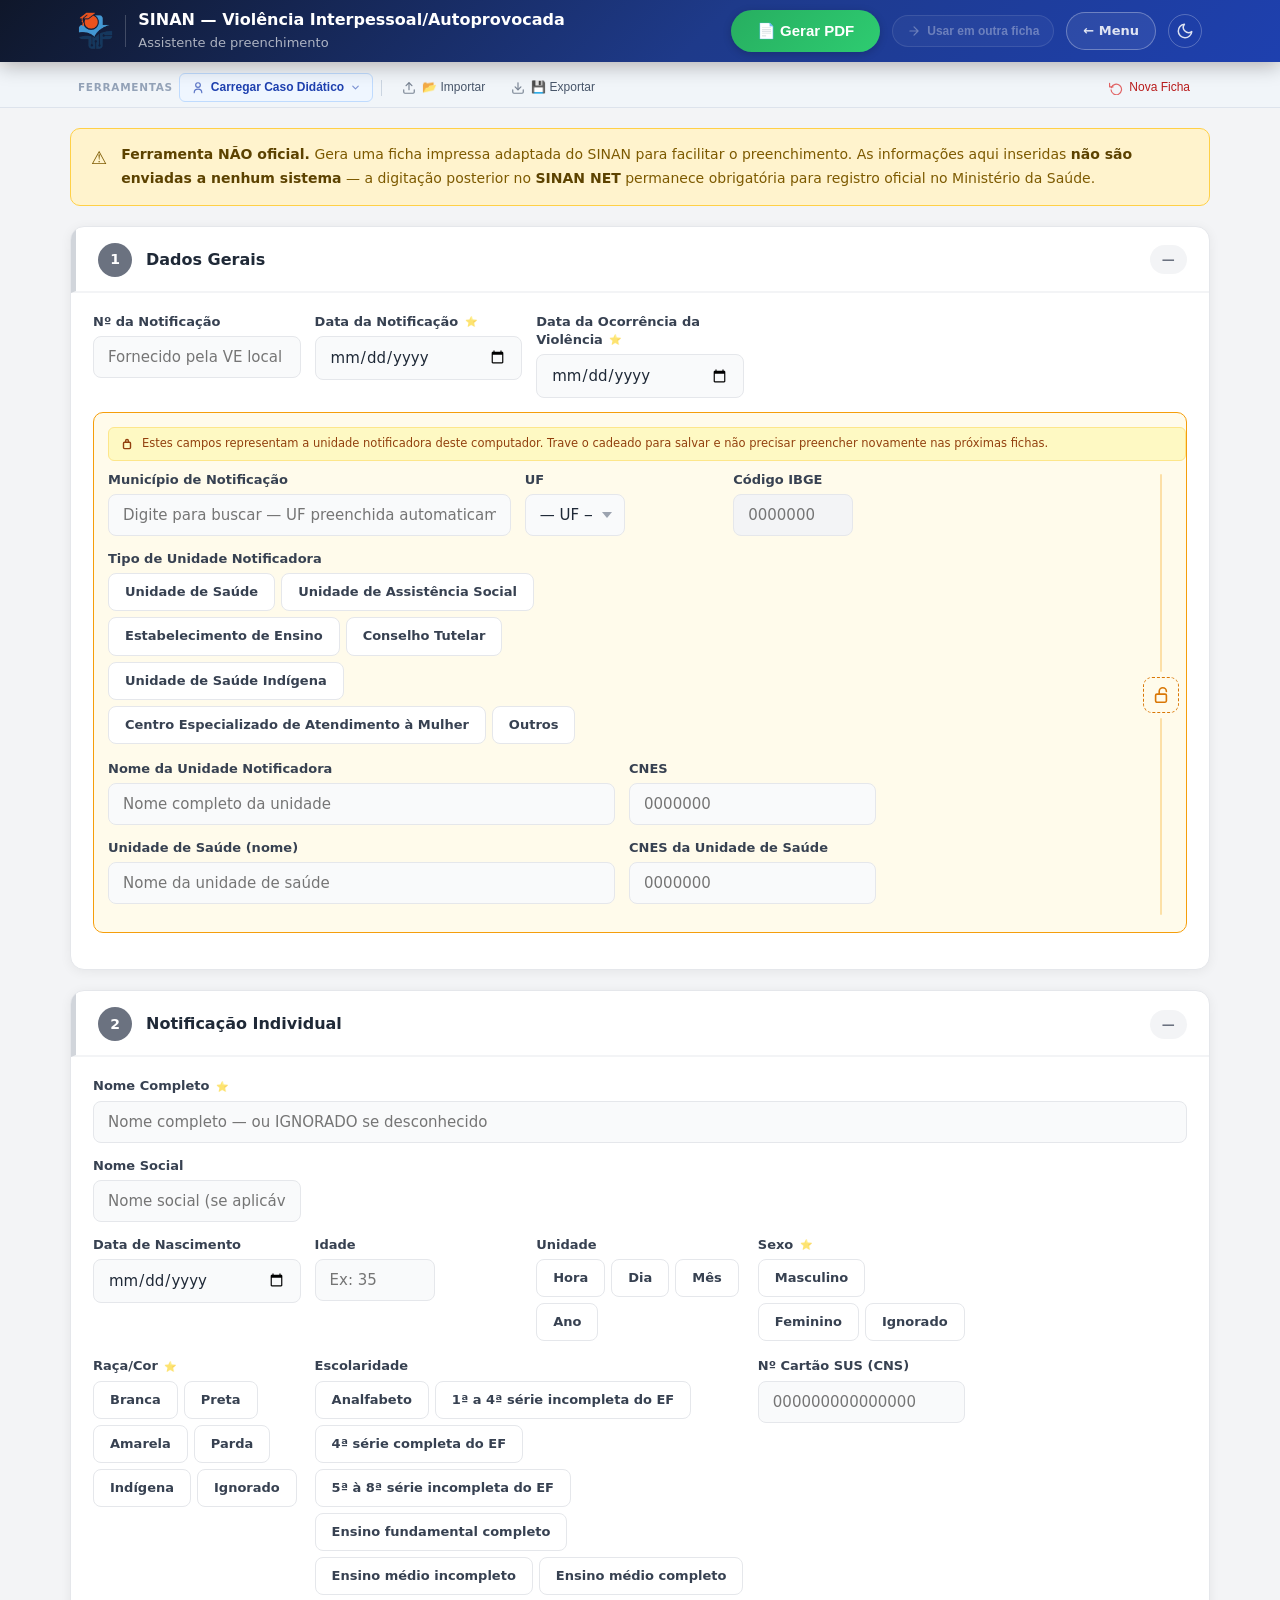
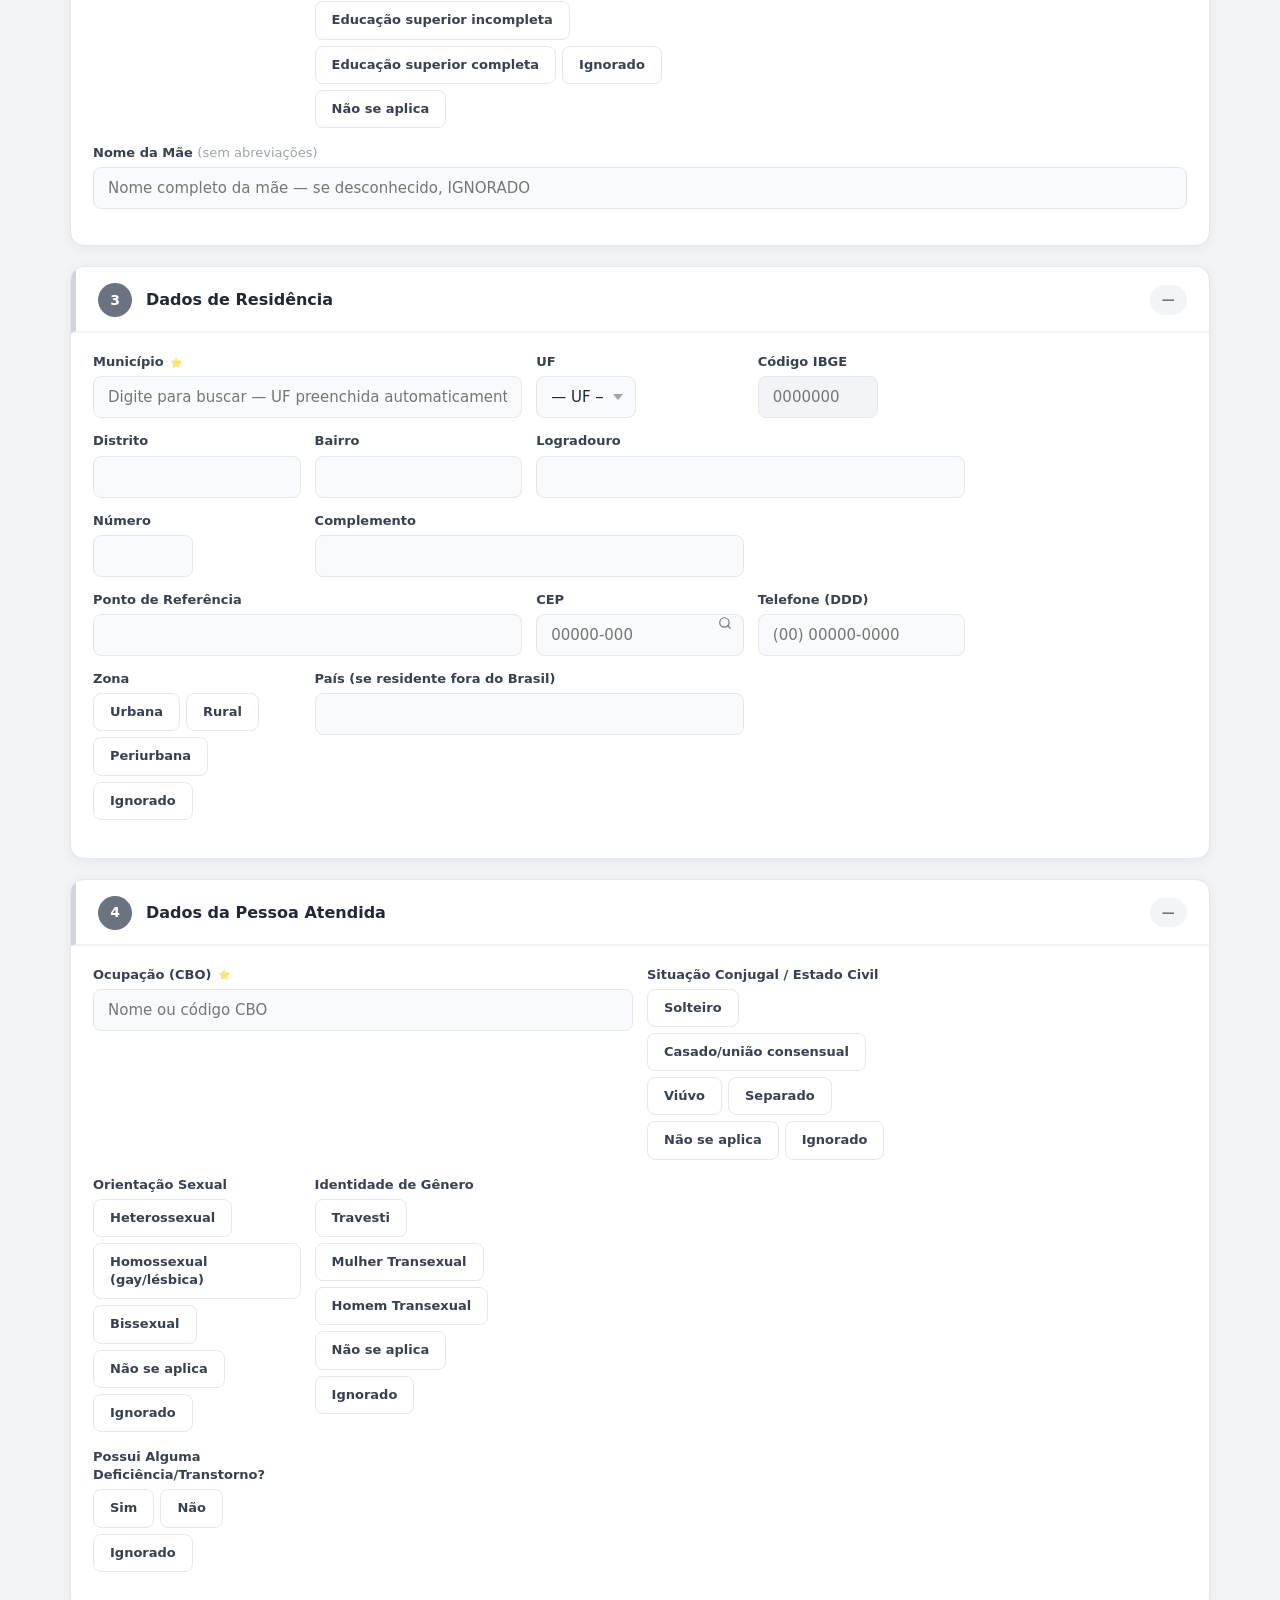
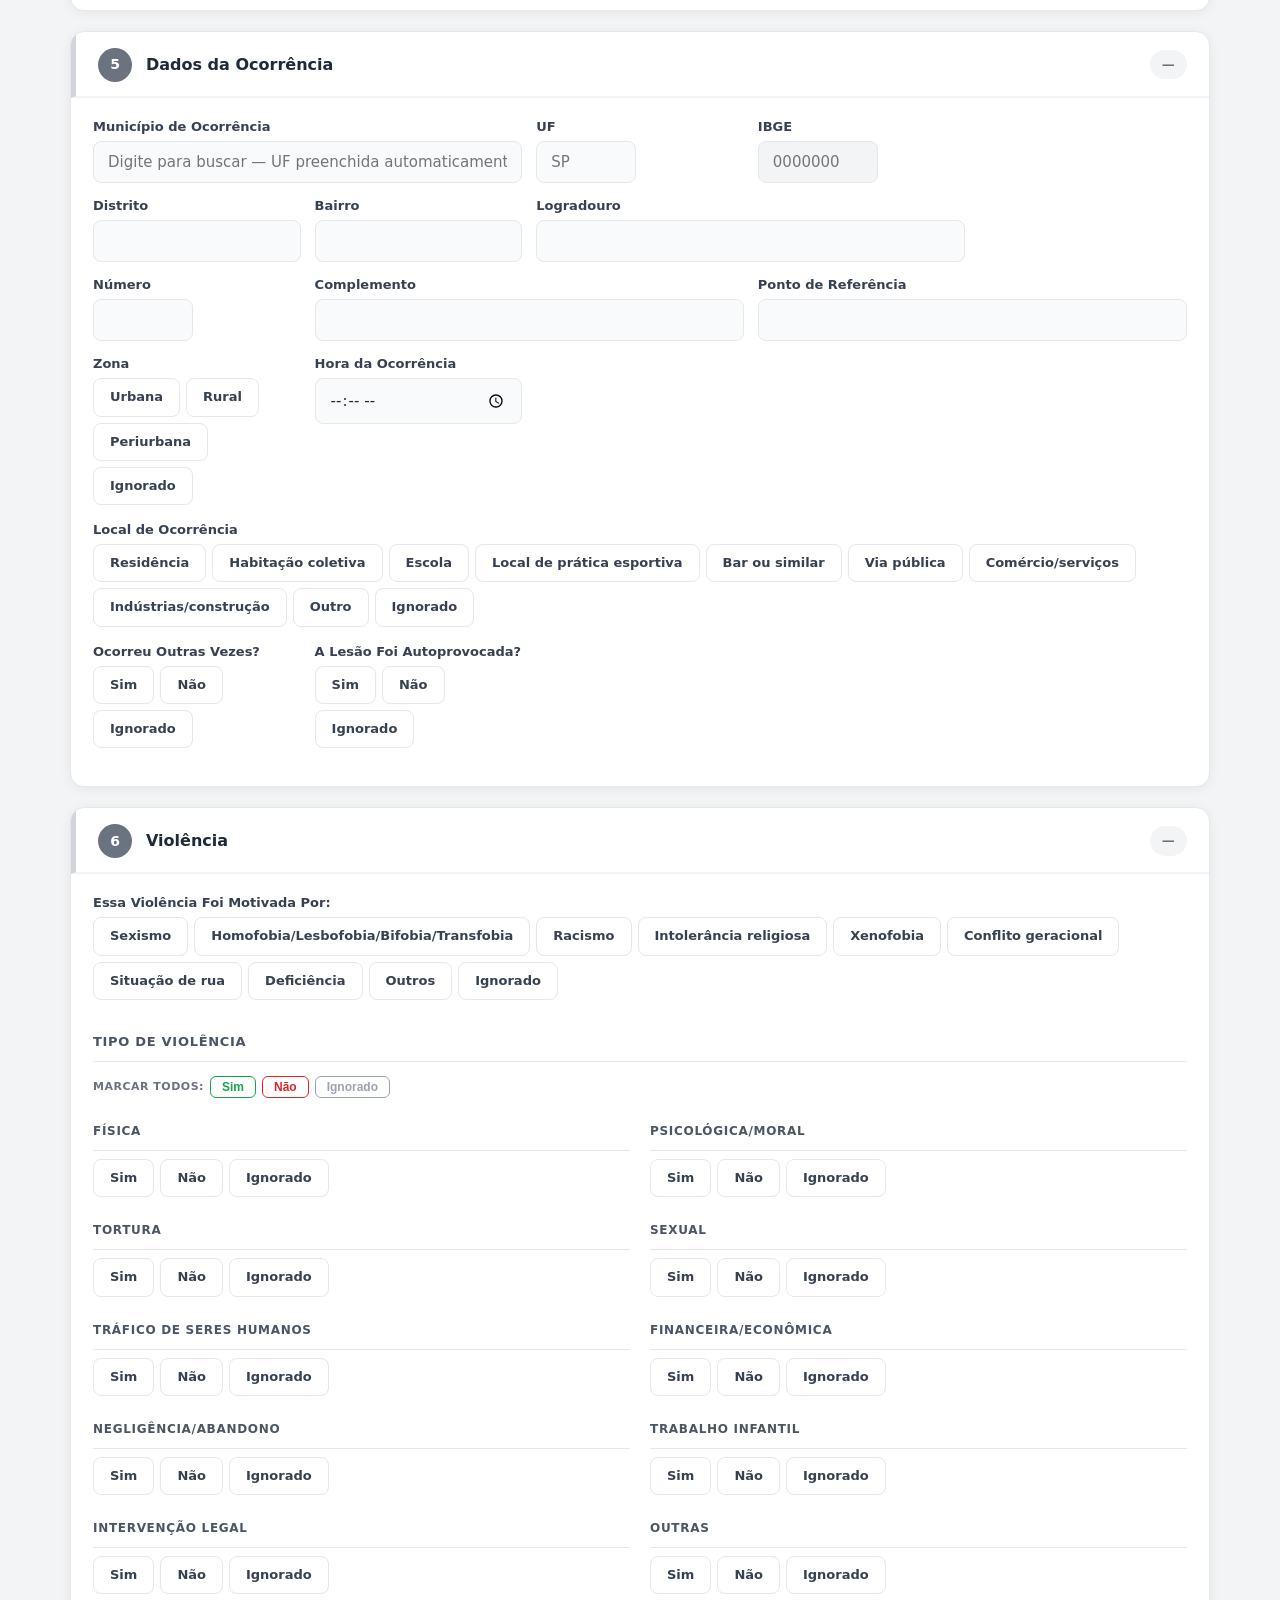
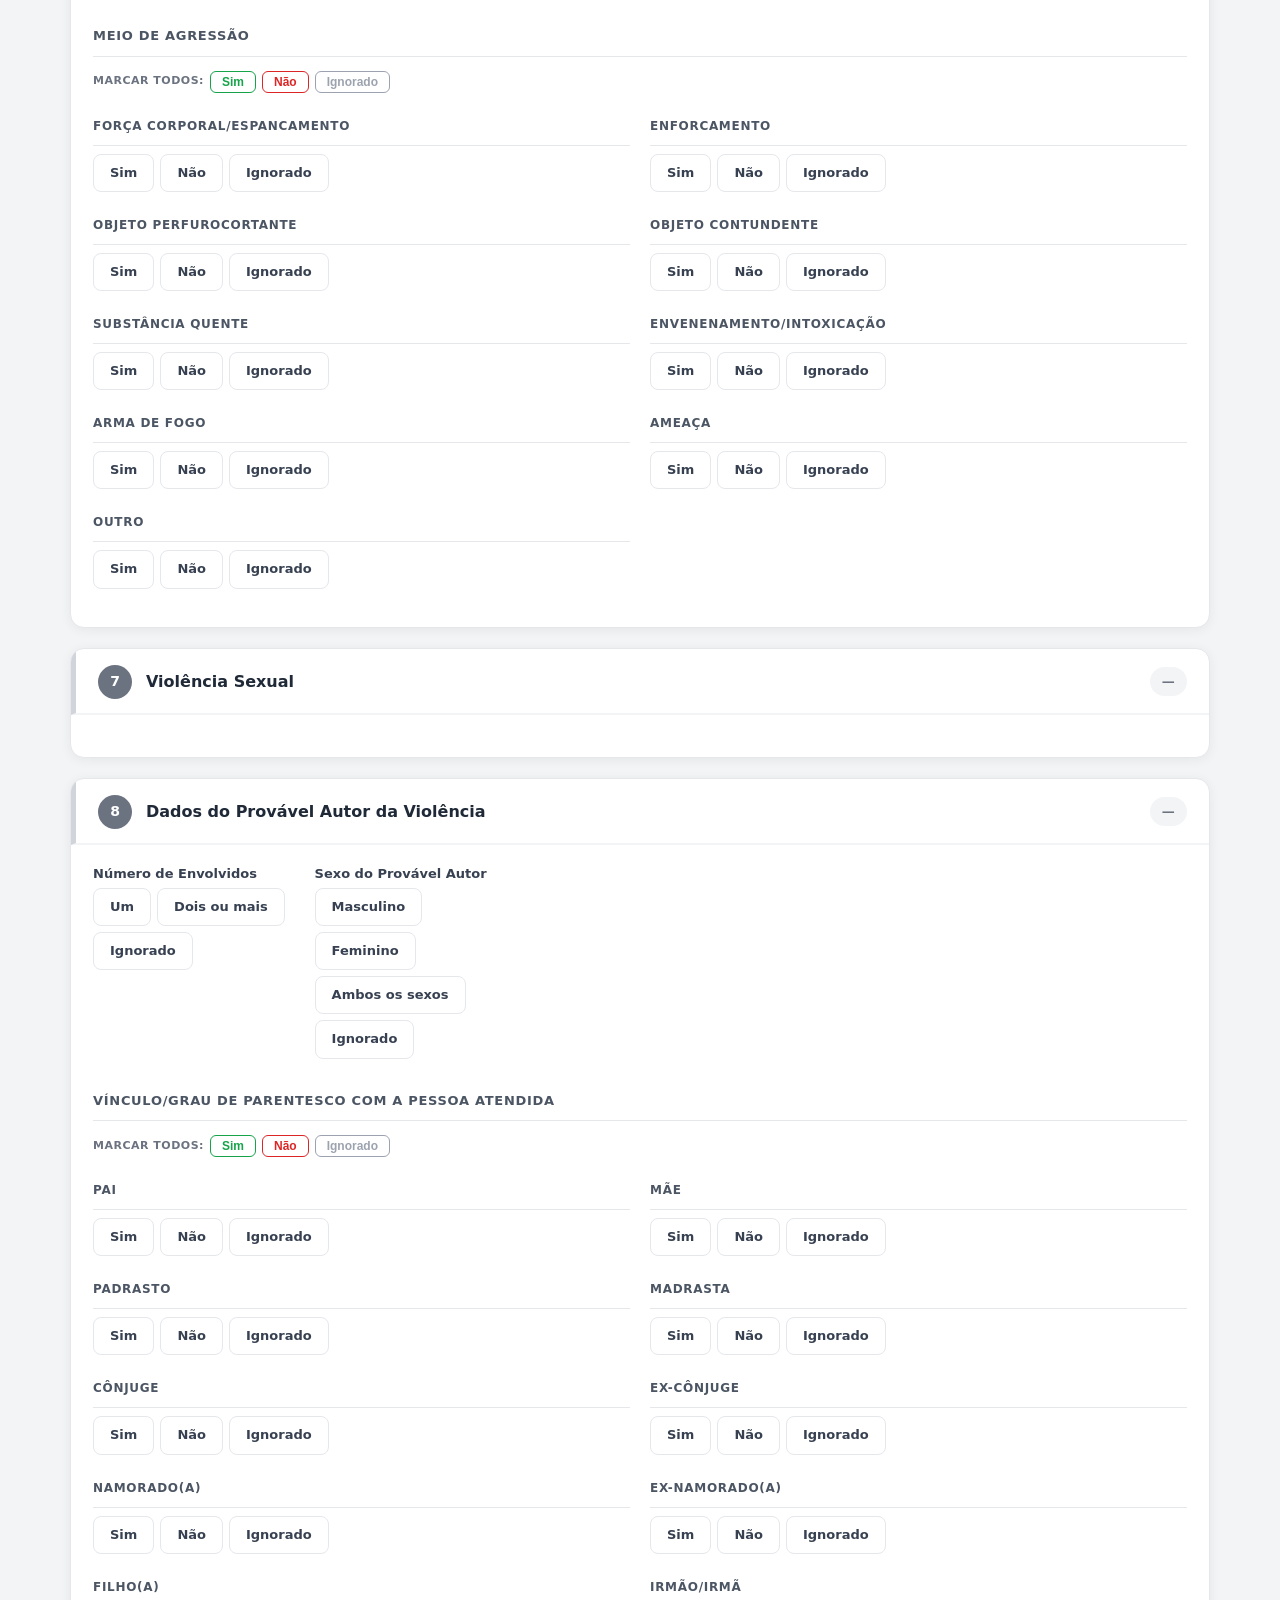
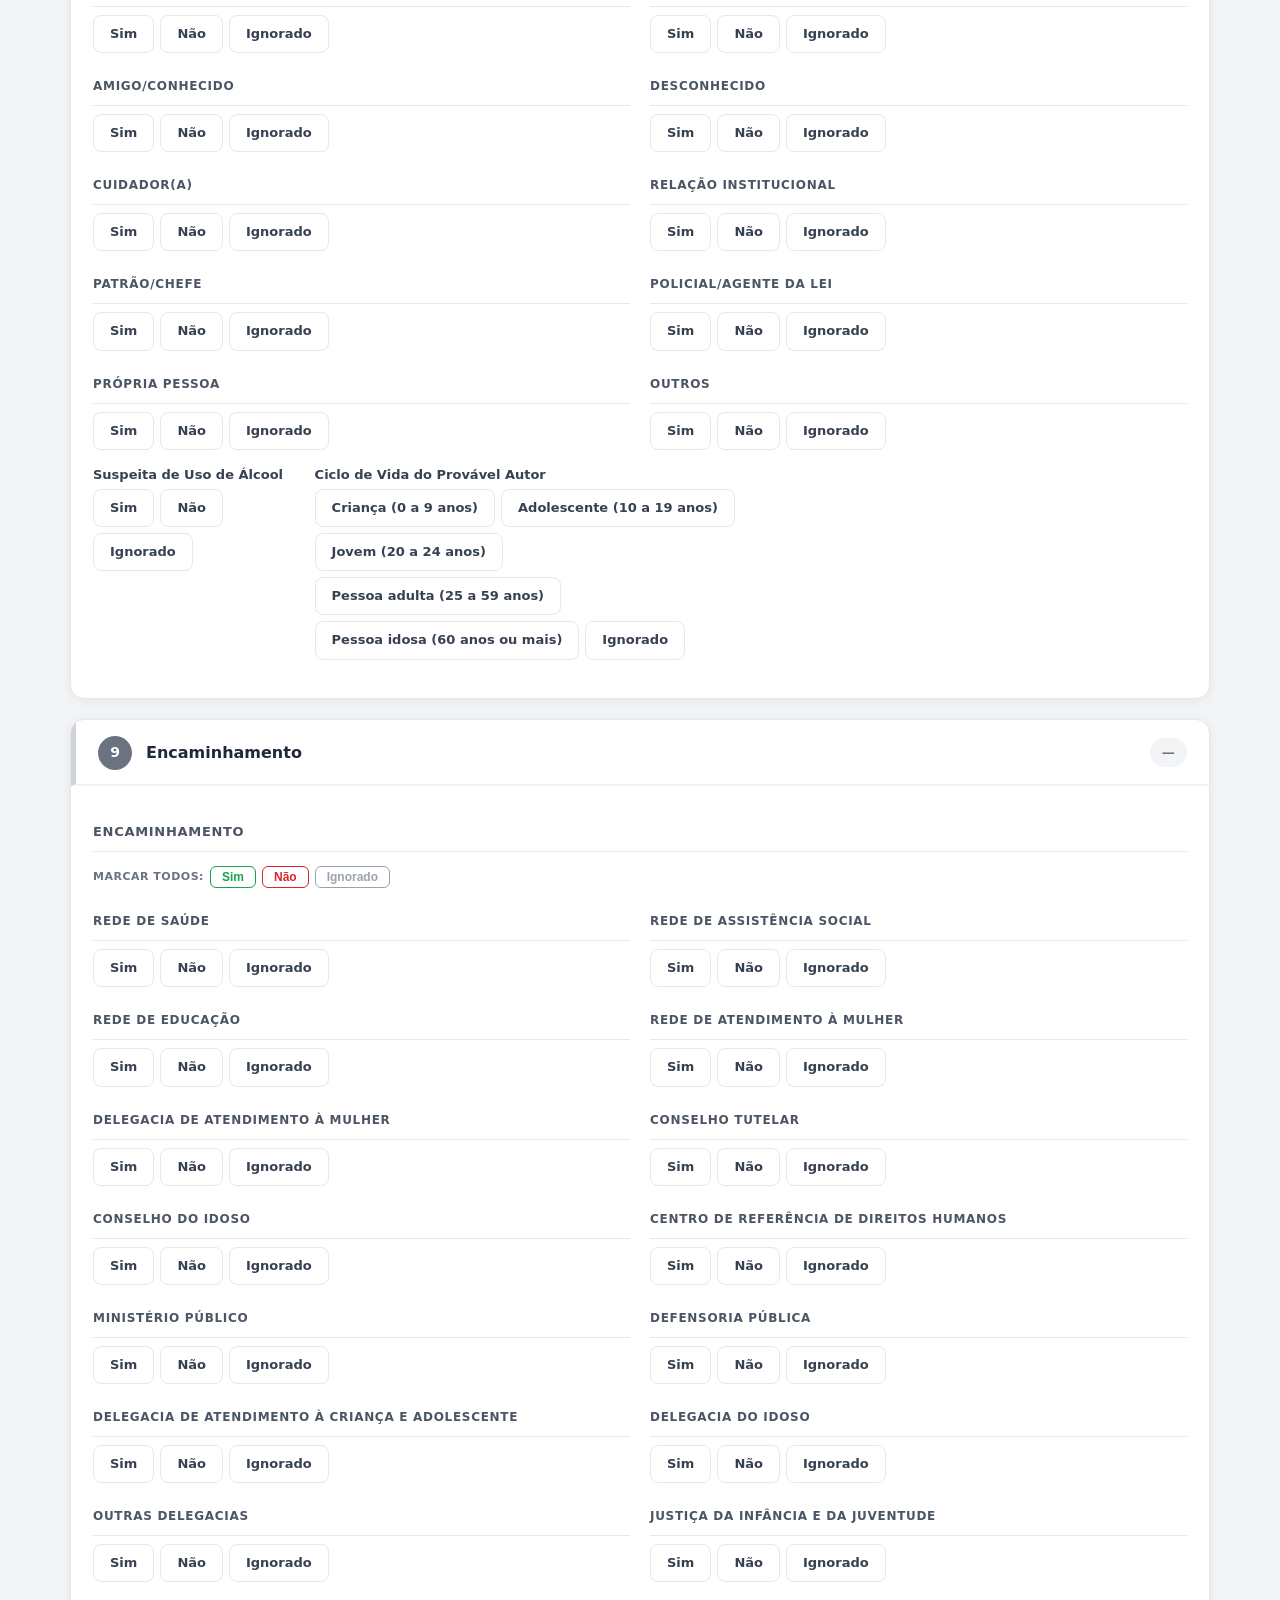
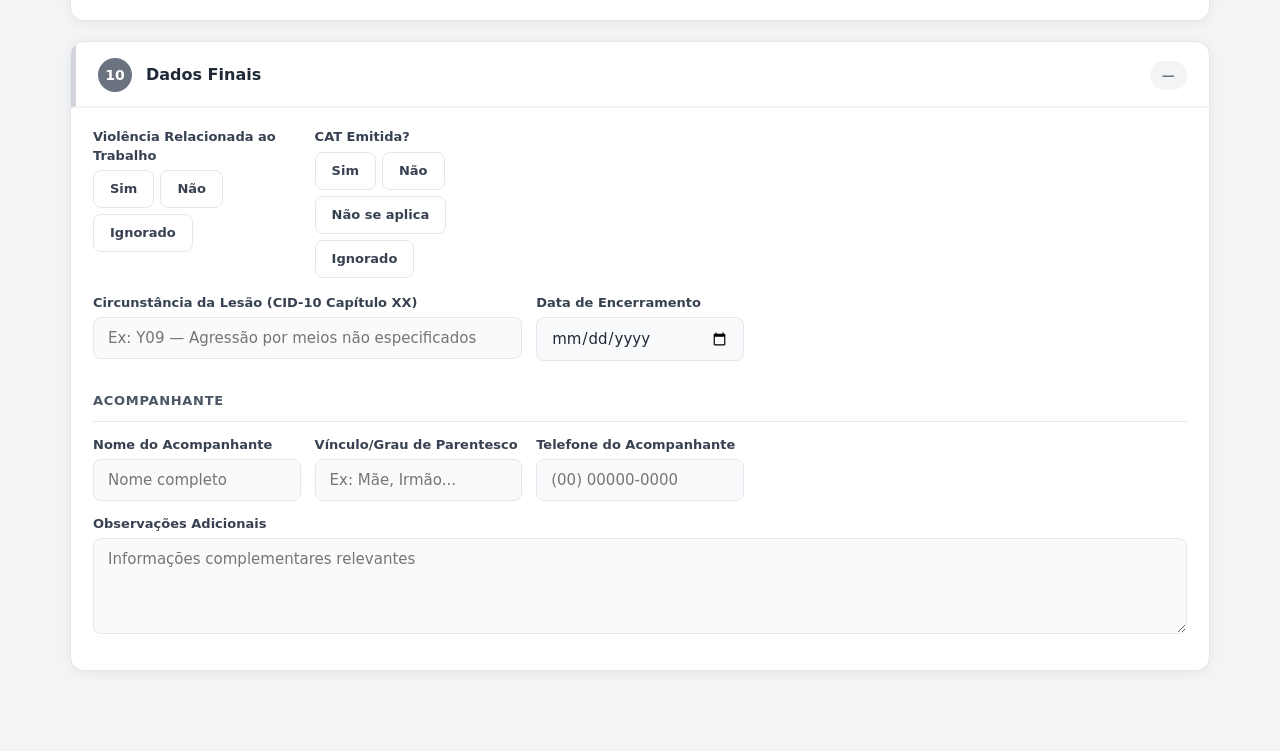
<file: sinan_violencia.html>
﻿<!DOCTYPE html>
<html lang="pt-BR">
<head>
<meta charset="UTF-8">
<meta name="viewport" content="width=device-width, initial-scale=1.0">
<title>SINAN — Violência Interpessoal/Autoprovocada | Assistente PET Saúde Digital</title>

<link rel="stylesheet" href="shared.css">
<style>
/* Estilos exclusivos da ficha de Violência */
.info-note{background:#fff3e0;border:1px solid #ffb74d;border-radius:8px;padding:12px 16px;font-size:14px;color:#e65100;line-height:1.7;margin-bottom:14px;display:flex;gap:12px}
[data-theme="dark"] .info-note{background:rgba(230,81,0,.12);border-color:#e65100;color:#ffb74d}
</style>
</head>
<body>
<script>
// Dark Mode — aplica antes do paint para evitar flash
(function(){
  var stored = localStorage.getItem('sinan-theme');
  var theme;
  if(stored === 'dark' || stored === 'light'){
    theme = stored;
  } else {
    theme = window.matchMedia && window.matchMedia('(prefers-color-scheme: dark)').matches ? 'dark' : 'light';
  }
  if(theme === 'dark') document.documentElement.setAttribute('data-theme','dark');
})();
function toggleDarkMode(){
  var isDark = document.documentElement.getAttribute('data-theme') === 'dark';
  var next = isDark ? 'light' : 'dark';
  if(next === 'dark') document.documentElement.setAttribute('data-theme','dark');
  else document.documentElement.removeAttribute('data-theme');
  localStorage.setItem('sinan-theme', next);
}
</script>

<!-- ===== STICKY HEADER ===== -->
<header id="hdr">
  <div class="hdr-row">
    <img class="hdr-logo" src="assets/img/pet-saude-logo-png.png" alt="PET Saúde Digital">
    <div class="hdr-vline"></div>
    <div class="hdr-title">
      <h1>SINAN — Violência Interpessoal/Autoprovocada</h1>
      <p>Assistente de preenchimento</p>
    </div>
    <button class="hdr-btn" id="btn-gerar" onclick="gerarPDF()">📄 Gerar PDF</button>
    <button class="hdr-btn-transfer btn-disabled" id="btn-transfer" onclick="clickTransfer()" title="Transferir dados preenchidos para outra ficha">
      <svg width="14" height="14" viewBox="0 0 24 24" fill="none" stroke="currentColor" stroke-width="2" stroke-linecap="round" stroke-linejoin="round"><path d="M5 12h14M12 5l7 7-7 7"/></svg>
      Usar em outra ficha
    </button>
    <a class="hdr-back" href="index.html">&#8592; Menu</a>
    <button class="dm-toggle" id="dm-toggle" onclick="toggleDarkMode()" title="Alternar modo escuro">
      <svg class="ico-moon" viewBox="0 0 24 24" fill="none" stroke="currentColor" stroke-width="2" stroke-linecap="round" stroke-linejoin="round"><path d="M21 12.79A9 9 0 1111.21 3a7 7 0 009.79 9.79z"/></svg>
      <svg class="ico-sun" viewBox="0 0 24 24" fill="none" stroke="currentColor" stroke-width="2" stroke-linecap="round" stroke-linejoin="round"><circle cx="12" cy="12" r="5"/><line x1="12" y1="1" x2="12" y2="3"/><line x1="12" y1="21" x2="12" y2="23"/><line x1="4.22" y1="4.22" x2="5.64" y2="5.64"/><line x1="18.36" y1="18.36" x2="19.78" y2="19.78"/><line x1="1" y1="12" x2="3" y2="12"/><line x1="21" y1="12" x2="23" y2="12"/><line x1="4.22" y1="19.78" x2="5.64" y2="18.36"/><line x1="18.36" y1="5.64" x2="19.78" y2="4.22"/></svg>
    </button>
  </div>
</header>
<div id="prog-bar-strip"><div id="prog-bar-fill"></div></div>

<div id="tools-bar">
  <div class="tools-inner">
    <div class="tb-group">
      <span class="tools-label">Ferramentas</span>
      <div class="tb-dd" id="dd-pac">
        <button class="tb-btn" id="btn-pac-menu" onclick="togglePacMenu(event)" style="background:#eff6ff;border-color:#bfdbfe;color:#1e40af;font-weight:700">
          <svg width="14" height="14" viewBox="0 0 24 24" fill="none" stroke="currentColor" stroke-width="2" stroke-linecap="round" stroke-linejoin="round"><circle cx="12" cy="7" r="4"/><path d="M5.5 20c0-3.5 2.9-6 6.5-6s6.5 2.5 6.5 6"/></svg>
          Carregar Caso Didático
          <svg width="11" height="11" viewBox="0 0 24 24" fill="none" stroke="currentColor" stroke-width="2.5" stroke-linecap="round" stroke-linejoin="round" style="opacity:.55"><polyline points="6,9 12,15 18,9"/></svg>
        </button>
        <div class="tb-menu" id="pac-menu"></div>
      </div>
      <span class="tb-sep"></span>
      <button class="tb-btn" onclick="document.getElementById('f-import').click()" title="Importar rascunho salvo (.json)">
        <svg width="14" height="14" viewBox="0 0 24 24" fill="none" stroke="currentColor" stroke-width="2" stroke-linecap="round" stroke-linejoin="round"><path d="M21 15v4a2 2 0 0 1-2 2H5a2 2 0 0 1-2-2v-4"/><polyline points="17,8 12,3 7,8"/><line x1="12" y1="3" x2="12" y2="15"/></svg>
        📂 Importar
      </button>
      <input type="file" id="f-import" accept=".json" style="display:none" onchange="importarRascunho(this)">
      <button class="tb-btn" onclick="exportarRascunho()" title="Salvar rascunho como arquivo .json">
        <svg width="14" height="14" viewBox="0 0 24 24" fill="none" stroke="currentColor" stroke-width="2" stroke-linecap="round" stroke-linejoin="round"><path d="M21 15v4a2 2 0 0 1-2 2H5a2 2 0 0 1-2-2v-4"/><polyline points="7,10 12,15 17,10"/><line x1="12" y1="15" x2="12" y2="3"/></svg>
        💾 Exportar
      </button>
    </div>
    <div class="tb-group">
      <button class="tb-btn tb-danger" onclick="abrirModalNova()">
        <svg width="14" height="14" viewBox="0 0 24 24" fill="none" stroke="currentColor" stroke-width="2" stroke-linecap="round" stroke-linejoin="round"><polyline points="1,4 1,10 7,10"/><path d="M3.51 15a9 9 0 1 0 .49-3.5"/></svg>
        Nova Ficha
      </button>
    </div>
  </div>
</div>

<div class="wrapper">

<!-- DISCLAIMER -->
<div class="banner-warn">
  <span style="font-size:18px;flex-shrink:0">⚠️</span>
  <div><strong>Ferramenta NÃO oficial.</strong> Gera uma ficha impressa adaptada do SINAN para facilitar o preenchimento. As informações aqui inseridas <strong>não são enviadas a nenhum sistema</strong> — a digitação posterior no <strong>SINAN NET</strong> permanece obrigatória para registro oficial no Ministério da Saúde.</div>
</div>

<!-- =========================================================
  SEÇÃO 1 — DADOS GERAIS
========================================================= -->
<div class="sec" id="sec1">
  <div class="sec-hdr">
    <div class="sec-num">1</div>
    <div class="sec-info">
      <h3>Dados Gerais</h3>
    </div>
    <span class="sec-badge badge-empty" id="badge1">—</span>
  </div>
  <div class="sec-body">

    <div class="row">
      <div class="fld">
        <label>Nº da Notificação</label>
        <input type="text" id="f_num_notif" placeholder="Fornecido pela VE local">
      </div>
      <div class="fld">
        <label>Data da Notificação <span class="req-star">⭐</span></label>
        <input type="date" id="f_data_notif" data-ess data-label="Data da notificação">
      </div>
      <div class="fld">
        <label>Data da Ocorrência da Violência <span class="req-star">⭐</span></label>
        <input type="date" id="f_data_ocorrencia" data-ess data-label="Data da ocorrência">
      </div>
    </div>

    <div class="lock-grp" id="lock-grp-notif">
      <div class="lock-hint">
        <svg width="14" height="14" viewBox="0 0 20 20" fill="none" stroke="currentColor" stroke-width="2" stroke-linecap="round" style="flex-shrink:0;margin-top:1px"><rect x="5" y="9" width="10" height="9" rx="1.5"/><path d="M8 9V7a2 2 0 014 0v2"/></svg>
        <span class="lock-hint-txt">Estes campos representam a unidade notificadora deste computador. Trave o cadeado para salvar e não precisar preencher novamente nas próximas fichas.</span>
      </div>
      <div class="lock-inner">
        <div class="lock-fields">
    <div class="row">
      <div class="fld col-2">
        <label>Município de Notificação</label>
        <div class="ac-wrap">
          <input type="text" id="f_mun_notif" placeholder="Digite para buscar — UF preenchida automaticamente" data-caps autocomplete="off">
          <div class="ac-drop" id="f_mun_notif-drop"></div>
        </div>
      </div>
      <div class="fld" style="max-width:100px">
        <label>UF</label>
        <select id="f_uf_notif"></select>
      </div>
      <div class="fld" style="max-width:120px">
        <label>Código IBGE</label>
        <input type="text" id="f_ibge_notif" maxlength="7" placeholder="0000000" readonly>
      </div>
    </div>

    <div class="row row-wide">
      <div class="fld col-2">
        <label>Tipo de Unidade Notificadora</label>
        <div class="pills" id="grp_unidade_tipo" data-hidden="f_unidade_tipo">
          <label class="pill"><input type="radio" name="unidade_tipo" value="1"> Unidade de Saúde</label>
          <label class="pill"><input type="radio" name="unidade_tipo" value="2"> Unidade de Assistência Social</label>
          <label class="pill"><input type="radio" name="unidade_tipo" value="3"> Estabelecimento de Ensino</label>
          <label class="pill"><input type="radio" name="unidade_tipo" value="4"> Conselho Tutelar</label>
          <label class="pill"><input type="radio" name="unidade_tipo" value="5"> Unidade de Saúde Indígena</label>
          <label class="pill"><input type="radio" name="unidade_tipo" value="6"> Centro Especializado de Atendimento à Mulher</label>
          <label class="pill"><input type="radio" name="unidade_tipo" value="7"> Outros</label>
        </div>
        <input type="hidden" id="f_unidade_tipo">
      </div>
    </div>

    <div class="row row-wide">
      <div class="fld col-2">
        <label>Nome da Unidade Notificadora</label>
        <input type="text" id="f_nome_un" placeholder="Nome completo da unidade" data-caps>
      </div>
      <div class="fld">
        <label>CNES</label>
        <input type="text" id="f_cnes" maxlength="7" placeholder="0000000">
      </div>
    </div>

    <div class="row row-wide">
      <div class="fld col-2">
        <label>Unidade de Saúde (nome)</label>
        <input type="text" id="f_unidade_saude_nome" placeholder="Nome da unidade de saúde" data-caps>
      </div>
      <div class="fld">
        <label>CNES da Unidade de Saúde</label>
        <input type="text" id="f_unidade_saude_cnes" maxlength="7" placeholder="0000000">
      </div>
    </div>
        </div>
        <div class="lock-rail">
          <div class="lock-seg"></div>
          <button type="button" class="lock-btn-rail" onclick="toggleUnitLock()" title="Travar dados da unidade notificadora neste computador">
            <svg class="lock-ico-open" width="18" height="18" viewBox="0 0 20 20" fill="none" stroke="currentColor" stroke-width="1.8" stroke-linecap="round"><rect x="4" y="9" width="12" height="9" rx="1.5"/><path d="M8 9V6a4 4 0 018 0"/></svg>
            <svg class="lock-ico-closed" width="18" height="18" viewBox="0 0 20 20" fill="none" stroke="currentColor" stroke-width="1.8" stroke-linecap="round"><rect x="4" y="9" width="12" height="9" rx="1.5"/><path d="M7 9V6a3 3 0 016 0v3"/></svg>
          </button>
          <div class="lock-seg"></div>
        </div>
      </div>
    </div>

  </div>
</div>

<!-- =========================================================
  SEÇÃO 2 — NOTIFICAÇÃO INDIVIDUAL
========================================================= -->
<div class="sec" id="sec2">
  <div class="sec-hdr">
    <div class="sec-num">2</div>
    <div class="sec-info">
      <h3>Notificação Individual</h3>
    </div>
    <span class="sec-badge badge-empty" id="badge2">—</span>
  </div>
  <div class="sec-body">

    <div class="row row-full">
      <div class="fld">
        <label>Nome Completo <span class="req-star">⭐</span></label>
        <input type="text" id="f_nome" placeholder="Nome completo — ou IGNORADO se desconhecido" data-caps data-ess data-label="Nome do paciente">
      </div>
    </div>

    <div class="row">
      <div class="fld">
        <label>Nome Social</label>
        <input type="text" id="f_nome_social" data-caps placeholder="Nome social (se aplicável)">
      </div>
    </div>

    <div class="row">
      <div class="fld">
        <label>Data de Nascimento</label>
        <input type="date" id="f_nasc">
      </div>
      <div class="fld" style="max-width:120px">
        <label>Idade</label>
        <input type="number" id="f_idade_val" min="0" max="999" placeholder="Ex: 35">
      </div>
      <div class="fld">
        <label>Unidade</label>
        <div class="pills" id="grp_idade_un" data-hidden="f_idade_un">
          <label class="pill" data-val="1"><input type="radio" name="idade_un" value="1"> Hora</label>
          <label class="pill" data-val="2"><input type="radio" name="idade_un" value="2"> Dia</label>
          <label class="pill" data-val="3"><input type="radio" name="idade_un" value="3"> Mês</label>
          <label class="pill" data-val="4"><input type="radio" name="idade_un" value="4"> Ano</label>
        </div>
        <input type="hidden" id="f_idade_un">
      </div>
      <div class="fld">
        <label>Sexo <span class="req-star">⭐</span></label>
        <div class="pills" id="grp_sexo">
          <label class="pill" data-val="M"><input type="radio" name="sexo" value="M" onchange="onSexoChange()"> Masculino</label>
          <label class="pill" data-val="F"><input type="radio" name="sexo" value="F" onchange="onSexoChange()"> Feminino</label>
          <label class="pill" data-val="I"><input type="radio" name="sexo" value="I" onchange="onSexoChange()"> Ignorado</label>
        </div>
      </div>
    </div>

    <div id="row_gest" style="display:none" class="row">
      <div class="fld col-2">
        <label>Gestante</label>
        <div class="pills" id="grp_gest" data-hidden="f_gest">
          <label class="pill" data-val="1"><input type="radio" name="gest" value="1"> 1ºTrimestre</label>
          <label class="pill" data-val="2"><input type="radio" name="gest" value="2"> 2ºTrimestre</label>
          <label class="pill" data-val="3"><input type="radio" name="gest" value="3"> 3ºTrimestre</label>
          <label class="pill" data-val="4"><input type="radio" name="gest" value="4"> Idade gestacional Ignorada</label>
          <label class="pill" data-val="5"><input type="radio" name="gest" value="5"> Não</label>
          <label class="pill" data-val="6"><input type="radio" name="gest" value="6"> Não se aplica</label>
          <label class="pill" data-val="9"><input type="radio" name="gest" value="9"> Ignorado</label>
        </div>
        <input type="hidden" id="f_gest">
      </div>
    </div>

    <div class="row">
      <div class="fld">
        <label>Raça/Cor <span class="req-star">⭐</span></label>
        <div class="pills" id="grp_raca" data-hidden="f_raca">
          <label class="pill" data-val="1"><input type="radio" name="raca" value="1"> Branca</label>
          <label class="pill" data-val="2"><input type="radio" name="raca" value="2"> Preta</label>
          <label class="pill" data-val="3"><input type="radio" name="raca" value="3"> Amarela</label>
          <label class="pill" data-val="4"><input type="radio" name="raca" value="4"> Parda</label>
          <label class="pill" data-val="5"><input type="radio" name="raca" value="5"> Indígena</label>
          <label class="pill" data-val="9"><input type="radio" name="raca" value="9"> Ignorado</label>
        </div>
        <input type="hidden" id="f_raca" data-ess data-label="Raça/Cor">
      </div>
      <div class="fld col-2">
        <label>Escolaridade</label>
        <div class="pills" id="grp_escol" data-hidden="f_escol">
          <label class="pill" data-val="0"><input type="radio" name="escol" value="0"> Analfabeto</label>
          <label class="pill" data-val="1"><input type="radio" name="escol" value="1"> 1ª a 4ª série incompleta do EF</label>
          <label class="pill" data-val="2"><input type="radio" name="escol" value="2"> 4ª série completa do EF</label>
          <label class="pill" data-val="3"><input type="radio" name="escol" value="3"> 5ª à 8ª série incompleta do EF</label>
          <label class="pill" data-val="4"><input type="radio" name="escol" value="4"> Ensino fundamental completo</label>
          <label class="pill" data-val="5"><input type="radio" name="escol" value="5"> Ensino médio incompleto</label>
          <label class="pill" data-val="6"><input type="radio" name="escol" value="6"> Ensino médio completo</label>
          <label class="pill" data-val="7"><input type="radio" name="escol" value="7"> Educação superior incompleta</label>
          <label class="pill" data-val="8"><input type="radio" name="escol" value="8"> Educação superior completa</label>
          <label class="pill" data-val="9"><input type="radio" name="escol" value="9"> Ignorado</label>
          <label class="pill" data-val="10"><input type="radio" name="escol" value="10"> Não se aplica</label>
        </div>
        <input type="hidden" id="f_escol">
      </div>
      <div class="fld">
        <label>Nº Cartão SUS (CNS)</label>
        <input type="text" id="f_sus" maxlength="15" placeholder="000000000000000">
      </div>
    </div>

    <div class="row row-full">
      <div class="fld">
        <label>Nome da Mãe <span style="font-weight:400;color:#9ca3af">(sem abreviações)</span></label>
        <input type="text" id="f_mae" placeholder="Nome completo da mãe — se desconhecido, IGNORADO" data-caps>
      </div>
    </div>

  </div>
</div>

<!-- =========================================================
  SEÇÃO 3 — DADOS DE RESIDÊNCIA
========================================================= -->
<div class="sec" id="sec3">
  <div class="sec-hdr">
    <div class="sec-num">3</div>
    <div class="sec-info">
      <h3>Dados de Residência</h3>
    </div>
    <span class="sec-badge badge-empty" id="badge3">—</span>
  </div>
  <div class="sec-body">
    <div class="row">
      <div class="fld col-2">
        <label>Município <span class="req-star">⭐</span></label>
        <div class="ac-wrap">
          <input type="text" id="f_mun_res" data-ess data-label="Município de residência" placeholder="Digite para buscar — UF preenchida automaticamente" data-caps autocomplete="off">
          <div class="ac-drop" id="f_mun_res-drop"></div>
        </div>
      </div>
      <div class="fld" style="max-width:100px">
        <label>UF</label>
        <select id="f_uf_res"></select>
      </div>
      <div class="fld" style="max-width:120px">
        <label>Código IBGE</label>
        <input type="text" id="f_ibge_res" maxlength="7" placeholder="0000000" readonly>
      </div>
    </div>
    <div class="row">
      <div class="fld">
        <label>Distrito</label>
        <input type="text" id="f_dist_res" data-caps>
      </div>
      <div class="fld">
        <label>Bairro</label>
        <input type="text" id="f_bairro_res" data-caps>
      </div>
      <div class="fld col-2">
        <label>Logradouro</label>
        <input type="text" id="f_logr_res" data-caps>
      </div>
    </div>
    <div class="row">
      <div class="fld" style="max-width:100px">
        <label>Número</label>
        <input type="text" id="f_num_res">
      </div>
      <div class="fld col-2">
        <label>Complemento</label>
        <input type="text" id="f_compl_res" data-caps>
      </div>
    </div>
    <div class="row">
      <div class="fld col-2">
        <label>Ponto de Referência</label>
        <input type="text" id="f_pref_res" data-caps>
      </div>
      <div class="fld">
        <label>CEP</label>
        <input type="text" id="f_cep" maxlength="9" placeholder="00000-000">
      </div>
      <div class="fld">
        <label>Telefone (DDD)</label>
        <input type="text" id="f_tel_res" placeholder="(00) 00000-0000">
      </div>
    </div>
    <div class="row">
      <div class="fld">
        <label>Zona</label>
        <div class="pills" id="grp_zona_res" data-hidden="f_zona_res">
          <label class="pill" data-val="1"><input type="radio" name="zona_res" value="1"> Urbana</label>
          <label class="pill" data-val="2"><input type="radio" name="zona_res" value="2"> Rural</label>
          <label class="pill" data-val="3"><input type="radio" name="zona_res" value="3"> Periurbana</label>
          <label class="pill" data-val="9"><input type="radio" name="zona_res" value="9"> Ignorado</label>
        </div>
        <input type="hidden" id="f_zona_res">
      </div>
      <div class="fld col-2">
        <label>País (se residente fora do Brasil)</label>
        <input type="text" id="f_pais_res" data-caps>
      </div>
    </div>
  </div>
</div>

<!-- =========================================================
  SEÇÃO 4 — DADOS DA PESSOA ATENDIDA
========================================================= -->
<div class="sec" id="sec4">
  <div class="sec-hdr">
    <div class="sec-num">4</div>
    <div class="sec-info">
      <h3>Dados da Pessoa Atendida</h3>
    </div>
    <span class="sec-badge badge-empty" id="badge4">—</span>
  </div>
  <div class="sec-body">

    <div class="row row-wide">
      <div class="fld col-2">
        <label>Ocupação (CBO) <span class="req-star">⭐</span></label>
        <div class="ac-wrap">
          <input type="text" id="f_ocupacao" data-caps data-ess data-label="Ocupação CBO" autocomplete="off" placeholder="Nome ou código CBO">
          <div class="ac-drop" id="f_ocupacao-drop"></div>
        </div>
        <span id="f_ocupacao_hint" style="font-size:12px;color:#2563eb;margin-top:4px;display:none;line-height:1.4;font-weight:600"></span>
      </div>
      <div class="fld">
        <label>Situação Conjugal / Estado Civil</label>
        <div class="pills" id="grp_sit_conjugal" data-hidden="f_sit_conjugal">
          <label class="pill" data-val="1"><input type="radio" name="sit_conjugal" value="1"> Solteiro</label>
          <label class="pill" data-val="2"><input type="radio" name="sit_conjugal" value="2"> Casado/união consensual</label>
          <label class="pill" data-val="3"><input type="radio" name="sit_conjugal" value="3"> Viúvo</label>
          <label class="pill" data-val="4"><input type="radio" name="sit_conjugal" value="4"> Separado</label>
          <label class="pill" data-val="8"><input type="radio" name="sit_conjugal" value="8"> Não se aplica</label>
          <label class="pill" data-val="9"><input type="radio" name="sit_conjugal" value="9"> Ignorado</label>
        </div>
        <input type="hidden" id="f_sit_conjugal">
      </div>
    </div>

    <div class="row">
      <div class="fld">
        <label>Orientação Sexual</label>
        <div class="pills" id="grp_orient_sexual" data-hidden="f_orient_sexual">
          <label class="pill" data-val="1"><input type="radio" name="orient_sexual" value="1"> Heterossexual</label>
          <label class="pill" data-val="2"><input type="radio" name="orient_sexual" value="2"> Homossexual (gay/lésbica)</label>
          <label class="pill" data-val="3"><input type="radio" name="orient_sexual" value="3"> Bissexual</label>
          <label class="pill" data-val="8"><input type="radio" name="orient_sexual" value="8"> Não se aplica</label>
          <label class="pill" data-val="9"><input type="radio" name="orient_sexual" value="9"> Ignorado</label>
        </div>
        <input type="hidden" id="f_orient_sexual">
      </div>
      <div class="fld">
        <label>Identidade de Gênero</label>
        <div class="pills" id="grp_ident_genero" data-hidden="f_ident_genero">
          <label class="pill" data-val="1"><input type="radio" name="ident_genero" value="1"> Travesti</label>
          <label class="pill" data-val="2"><input type="radio" name="ident_genero" value="2"> Mulher Transexual</label>
          <label class="pill" data-val="3"><input type="radio" name="ident_genero" value="3"> Homem Transexual</label>
          <label class="pill" data-val="8"><input type="radio" name="ident_genero" value="8"> Não se aplica</label>
          <label class="pill" data-val="9"><input type="radio" name="ident_genero" value="9"> Ignorado</label>
        </div>
        <input type="hidden" id="f_ident_genero">
      </div>
    </div>

    <div class="row">
      <div class="fld">
        <label>Possui Alguma Deficiência/Transtorno?</label>
        <div class="pills" id="grp_possui_deficiencia">
          <label class="pill" data-val="1"><input type="radio" name="possui_deficiencia" value="1" onchange="onPossuiDeficiencia()"> Sim</label>
          <label class="pill" data-val="2"><input type="radio" name="possui_deficiencia" value="2" onchange="onPossuiDeficiencia()"> Não</label>
          <label class="pill" data-val="9"><input type="radio" name="possui_deficiencia" value="9" onchange="onPossuiDeficiencia()"> Ignorado</label>
        </div>
      </div>
    </div>

    <div id="box_deficiencia" style="display:none">
      <div class="sublabel">Tipo de Deficiência/Transtorno</div>
      <div style="display:grid;grid-template-columns:1fr 1fr;gap:6px 20px;margin-bottom:14px">
        <div class="fld" style="margin:0"><div class="sublabel" style="font-size:12px;margin-bottom:3px">Física</div><div class="pills"><label class="pill"><input type="radio" name="def_fisica" value="1"> Sim</label><label class="pill"><input type="radio" name="def_fisica" value="2"> Não</label><label class="pill"><input type="radio" name="def_fisica" value="8"> Não se aplica</label><label class="pill"><input type="radio" name="def_fisica" value="9"> Ignorado</label></div></div>
        <div class="fld" style="margin:0"><div class="sublabel" style="font-size:12px;margin-bottom:3px">Visual</div><div class="pills"><label class="pill"><input type="radio" name="def_visual" value="1"> Sim</label><label class="pill"><input type="radio" name="def_visual" value="2"> Não</label><label class="pill"><input type="radio" name="def_visual" value="8"> Não se aplica</label><label class="pill"><input type="radio" name="def_visual" value="9"> Ignorado</label></div></div>
        <div class="fld" style="margin:0"><div class="sublabel" style="font-size:12px;margin-bottom:3px">Intelectual</div><div class="pills"><label class="pill"><input type="radio" name="def_intelectual" value="1"> Sim</label><label class="pill"><input type="radio" name="def_intelectual" value="2"> Não</label><label class="pill"><input type="radio" name="def_intelectual" value="8"> Não se aplica</label><label class="pill"><input type="radio" name="def_intelectual" value="9"> Ignorado</label></div></div>
        <div class="fld" style="margin:0"><div class="sublabel" style="font-size:12px;margin-bottom:3px">Auditiva</div><div class="pills"><label class="pill"><input type="radio" name="def_auditiva" value="1"> Sim</label><label class="pill"><input type="radio" name="def_auditiva" value="2"> Não</label><label class="pill"><input type="radio" name="def_auditiva" value="8"> Não se aplica</label><label class="pill"><input type="radio" name="def_auditiva" value="9"> Ignorado</label></div></div>
        <div class="fld" style="margin:0"><div class="sublabel" style="font-size:12px;margin-bottom:3px">Transtorno mental</div><div class="pills"><label class="pill"><input type="radio" name="def_transt_mental" value="1"> Sim</label><label class="pill"><input type="radio" name="def_transt_mental" value="2"> Não</label><label class="pill"><input type="radio" name="def_transt_mental" value="8"> Não se aplica</label><label class="pill"><input type="radio" name="def_transt_mental" value="9"> Ignorado</label></div></div>
        <div class="fld" style="margin:0"><div class="sublabel" style="font-size:12px;margin-bottom:3px">Transtorno de comportamento</div><div class="pills"><label class="pill"><input type="radio" name="def_transt_comport" value="1"> Sim</label><label class="pill"><input type="radio" name="def_transt_comport" value="2"> Não</label><label class="pill"><input type="radio" name="def_transt_comport" value="8"> Não se aplica</label><label class="pill"><input type="radio" name="def_transt_comport" value="9"> Ignorado</label></div></div>
        <div class="fld" style="margin:0"><div class="sublabel" style="font-size:12px;margin-bottom:3px">Outras</div><div class="pills"><label class="pill"><input type="radio" name="def_outras" value="1" onchange="onDefOutras()"> Sim</label><label class="pill"><input type="radio" name="def_outras" value="2" onchange="onDefOutras()"> Não</label><label class="pill"><input type="radio" name="def_outras" value="8" onchange="onDefOutras()"> Não se aplica</label><label class="pill"><input type="radio" name="def_outras" value="9" onchange="onDefOutras()"> Ignorado</label></div></div>
      </div>
      <div id="box_def_outras" style="display:none;margin-bottom:14px">
        <div class="fld">
          <label>Especificar "Outras"</label>
          <input type="text" id="f_def_outras_det" data-caps placeholder="Descreva outras deficiências/transtornos">
        </div>
      </div>
    </div>

  </div>
</div>

<!-- =========================================================
  SEÇÃO 5 — DADOS DA OCORRÊNCIA
========================================================= -->
<div class="sec" id="sec5">
  <div class="sec-hdr">
    <div class="sec-num">5</div>
    <div class="sec-info">
      <h3>Dados da Ocorrência</h3>
    </div>
    <span class="sec-badge badge-empty" id="badge5">—</span>
  </div>
  <div class="sec-body">

    <div class="row">
      <div class="fld col-2">
        <label>Município de Ocorrência</label>
        <div class="ac-wrap">
          <input type="text" id="f_mun_ocorrencia" placeholder="Digite para buscar — UF preenchida automaticamente" data-caps autocomplete="off">
          <div class="ac-drop" id="f_mun_ocorrencia-drop"></div>
        </div>
      </div>
      <div class="fld" style="max-width:100px">
        <label>UF</label>
        <input type="text" id="f_uf_ocorrencia" maxlength="2" data-caps placeholder="SP">
      </div>
      <div class="fld" style="max-width:120px">
        <label>IBGE</label>
        <input type="text" id="f_ibge_ocorrencia" maxlength="7" placeholder="0000000" readonly>
      </div>
    </div>

    <div class="row">
      <div class="fld">
        <label>Distrito</label>
        <input type="text" id="f_dist_ocorrencia" data-caps>
      </div>
      <div class="fld">
        <label>Bairro</label>
        <input type="text" id="f_bairro_ocorrencia" data-caps>
      </div>
      <div class="fld col-2">
        <label>Logradouro</label>
        <input type="text" id="f_logr_ocorrencia" data-caps>
      </div>
    </div>

    <div class="row">
      <div class="fld" style="max-width:100px">
        <label>Número</label>
        <input type="text" id="f_num_ocorrencia">
      </div>
      <div class="fld col-2">
        <label>Complemento</label>
        <input type="text" id="f_compl_ocorrencia" data-caps>
      </div>
      <div class="fld col-2">
        <label>Ponto de Referência</label>
        <input type="text" id="f_pref_ocorrencia" data-caps>
      </div>
    </div>

    <div class="row">
      <div class="fld">
        <label>Zona</label>
        <div class="pills" id="grp_zona_ocorrencia" data-hidden="f_zona_ocorrencia">
          <label class="pill" data-val="1"><input type="radio" name="zona_ocorrencia" value="1"> Urbana</label>
          <label class="pill" data-val="2"><input type="radio" name="zona_ocorrencia" value="2"> Rural</label>
          <label class="pill" data-val="3"><input type="radio" name="zona_ocorrencia" value="3"> Periurbana</label>
          <label class="pill" data-val="9"><input type="radio" name="zona_ocorrencia" value="9"> Ignorado</label>
        </div>
        <input type="hidden" id="f_zona_ocorrencia">
      </div>
      <div class="fld">
        <label>Hora da Ocorrência</label>
        <input type="time" id="f_hora_ocorrencia">
      </div>
    </div>

    <div class="row row-full">
      <div class="fld col-2">
        <label>Local de Ocorrência</label>
        <div class="pills" id="grp_local_ocorrencia" data-hidden="f_local_ocorrencia">
          <label class="pill"><input type="radio" name="local_ocorrencia" value="01"> Residência</label>
          <label class="pill"><input type="radio" name="local_ocorrencia" value="02"> Habitação coletiva</label>
          <label class="pill"><input type="radio" name="local_ocorrencia" value="03"> Escola</label>
          <label class="pill"><input type="radio" name="local_ocorrencia" value="04"> Local de prática esportiva</label>
          <label class="pill"><input type="radio" name="local_ocorrencia" value="05"> Bar ou similar</label>
          <label class="pill"><input type="radio" name="local_ocorrencia" value="06"> Via pública</label>
          <label class="pill"><input type="radio" name="local_ocorrencia" value="07"> Comércio/serviços</label>
          <label class="pill"><input type="radio" name="local_ocorrencia" value="08"> Indústrias/construção</label>
          <label class="pill"><input type="radio" name="local_ocorrencia" value="09"> Outro</label>
          <label class="pill"><input type="radio" name="local_ocorrencia" value="99"> Ignorado</label>
        </div>
        <input type="hidden" id="f_local_ocorrencia">
      </div>
      <div class="fld" id="box_local_outro" style="display:none">
        <label>Especificar "Outro"</label>
        <input type="text" id="f_local_outro_det" data-caps placeholder="Qual local?">
      </div>
    </div>

    <div class="row">
      <div class="fld">
        <label>Ocorreu Outras Vezes?</label>
        <div class="pills" id="grp_ocorrencia_repetida">
          <label class="pill" data-val="1"><input type="radio" name="ocorrencia_repetida" value="1"> Sim</label>
          <label class="pill" data-val="2"><input type="radio" name="ocorrencia_repetida" value="2"> Não</label>
          <label class="pill" data-val="9"><input type="radio" name="ocorrencia_repetida" value="9"> Ignorado</label>
        </div>
      </div>
      <div class="fld">
        <label>A Lesão Foi Autoprovocada?</label>
        <div class="pills" id="grp_lesao_autoprovocada">
          <label class="pill" data-val="1"><input type="radio" name="lesao_autoprovocada" value="1"> Sim</label>
          <label class="pill" data-val="2"><input type="radio" name="lesao_autoprovocada" value="2"> Não</label>
          <label class="pill" data-val="9"><input type="radio" name="lesao_autoprovocada" value="9"> Ignorado</label>
        </div>
      </div>
    </div>

  </div>
</div>

<!-- =========================================================
  SEÇÃO 6 — VIOLÊNCIA (MOTIVAÇÃO, TIPO, MEIO)
========================================================= -->
<div class="sec" id="sec6">
  <div class="sec-hdr">
    <div class="sec-num">6</div>
    <div class="sec-info">
      <h3>Violência</h3>
    </div>
    <span class="sec-badge badge-empty" id="badge6">—</span>
  </div>
  <div class="sec-body">

    <div class="row row-full">
      <div class="fld col-2">
        <label>Essa Violência Foi Motivada Por:</label>
        <div class="pills" id="grp_motivacao" data-hidden="f_motivacao">
          <label class="pill"><input type="radio" name="motivacao" value="01"> Sexismo</label>
          <label class="pill"><input type="radio" name="motivacao" value="02"> Homofobia/Lesbofobia/Bifobia/Transfobia</label>
          <label class="pill"><input type="radio" name="motivacao" value="03"> Racismo</label>
          <label class="pill"><input type="radio" name="motivacao" value="04"> Intolerância religiosa</label>
          <label class="pill"><input type="radio" name="motivacao" value="05"> Xenofobia</label>
          <label class="pill"><input type="radio" name="motivacao" value="06"> Conflito geracional</label>
          <label class="pill"><input type="radio" name="motivacao" value="07"> Situação de rua</label>
          <label class="pill"><input type="radio" name="motivacao" value="08"> Deficiência</label>
          <label class="pill"><input type="radio" name="motivacao" value="09"> Outros</label>
          <label class="pill"><input type="radio" name="motivacao" value="99"> Ignorado</label>
        </div>
        <input type="hidden" id="f_motivacao">
      </div>
      <div class="fld" id="box_motivacao_outros" style="display:none">
        <label>Especificar "Outros"</label>
        <input type="text" id="f_motivacao_outros" data-caps placeholder="Qual motivação?">
      </div>
    </div>

    <div class="sublabel">Tipo de Violência</div>
    <div style="display:grid;grid-template-columns:1fr 1fr;gap:6px 20px;margin-bottom:14px">
      <div class="fld" style="margin:0"><div class="sublabel" style="font-size:12px;margin-bottom:3px">Física</div><div class="pills"><label class="pill"><input type="radio" name="viol_fisica" value="1"> Sim</label><label class="pill"><input type="radio" name="viol_fisica" value="2"> Não</label><label class="pill"><input type="radio" name="viol_fisica" value="9"> Ignorado</label></div></div>
      <div class="fld" style="margin:0"><div class="sublabel" style="font-size:12px;margin-bottom:3px">Psicológica/moral</div><div class="pills"><label class="pill"><input type="radio" name="viol_psicologica" value="1"> Sim</label><label class="pill"><input type="radio" name="viol_psicologica" value="2"> Não</label><label class="pill"><input type="radio" name="viol_psicologica" value="9"> Ignorado</label></div></div>
      <div class="fld" style="margin:0"><div class="sublabel" style="font-size:12px;margin-bottom:3px">Tortura</div><div class="pills"><label class="pill"><input type="radio" name="viol_tortura" value="1"> Sim</label><label class="pill"><input type="radio" name="viol_tortura" value="2"> Não</label><label class="pill"><input type="radio" name="viol_tortura" value="9"> Ignorado</label></div></div>
      <div class="fld" style="margin:0"><div class="sublabel" style="font-size:12px;margin-bottom:3px">Sexual</div><div class="pills"><label class="pill"><input type="radio" name="viol_sexual" value="1" onchange="onViolenciaSexual()"> Sim</label><label class="pill"><input type="radio" name="viol_sexual" value="2" onchange="onViolenciaSexual()"> Não</label><label class="pill"><input type="radio" name="viol_sexual" value="9" onchange="onViolenciaSexual()"> Ignorado</label></div></div>
      <div class="fld" style="margin:0"><div class="sublabel" style="font-size:12px;margin-bottom:3px">Tráfico de seres humanos</div><div class="pills"><label class="pill"><input type="radio" name="viol_trafico" value="1"> Sim</label><label class="pill"><input type="radio" name="viol_trafico" value="2"> Não</label><label class="pill"><input type="radio" name="viol_trafico" value="9"> Ignorado</label></div></div>
      <div class="fld" style="margin:0"><div class="sublabel" style="font-size:12px;margin-bottom:3px">Financeira/econômica</div><div class="pills"><label class="pill"><input type="radio" name="viol_financeira" value="1"> Sim</label><label class="pill"><input type="radio" name="viol_financeira" value="2"> Não</label><label class="pill"><input type="radio" name="viol_financeira" value="9"> Ignorado</label></div></div>
      <div class="fld" style="margin:0"><div class="sublabel" style="font-size:12px;margin-bottom:3px">Negligência/abandono</div><div class="pills"><label class="pill"><input type="radio" name="viol_negligencia" value="1"> Sim</label><label class="pill"><input type="radio" name="viol_negligencia" value="2"> Não</label><label class="pill"><input type="radio" name="viol_negligencia" value="9"> Ignorado</label></div></div>
      <div class="fld" style="margin:0"><div class="sublabel" style="font-size:12px;margin-bottom:3px">Trabalho infantil</div><div class="pills"><label class="pill"><input type="radio" name="viol_trab_infantil" value="1"> Sim</label><label class="pill"><input type="radio" name="viol_trab_infantil" value="2"> Não</label><label class="pill"><input type="radio" name="viol_trab_infantil" value="9"> Ignorado</label></div></div>
      <div class="fld" style="margin:0"><div class="sublabel" style="font-size:12px;margin-bottom:3px">Intervenção legal</div><div class="pills"><label class="pill"><input type="radio" name="viol_interv_legal" value="1"> Sim</label><label class="pill"><input type="radio" name="viol_interv_legal" value="2"> Não</label><label class="pill"><input type="radio" name="viol_interv_legal" value="9"> Ignorado</label></div></div>
      <div class="fld" style="margin:0"><div class="sublabel" style="font-size:12px;margin-bottom:3px">Outras</div><div class="pills"><label class="pill"><input type="radio" name="viol_outras" value="1" onchange="onViolOutras()"> Sim</label><label class="pill"><input type="radio" name="viol_outras" value="2" onchange="onViolOutras()"> Não</label><label class="pill"><input type="radio" name="viol_outras" value="9" onchange="onViolOutras()"> Ignorado</label></div></div>
    </div>
    <div id="box_viol_outras" style="display:none;margin-bottom:14px">
      <div class="fld">
        <label>Especificar "Outras"</label>
        <input type="text" id="f_viol_outras_det" data-caps placeholder="Descreva outro tipo de violência">
      </div>
    </div>

    <div class="sublabel">Meio de Agressão</div>
    <div style="display:grid;grid-template-columns:1fr 1fr;gap:6px 20px;margin-bottom:14px">
      <div class="fld" style="margin:0"><div class="sublabel" style="font-size:12px;margin-bottom:3px">Força corporal/espancamento</div><div class="pills"><label class="pill"><input type="radio" name="meio_forca" value="1"> Sim</label><label class="pill"><input type="radio" name="meio_forca" value="2"> Não</label><label class="pill"><input type="radio" name="meio_forca" value="9"> Ignorado</label></div></div>
      <div class="fld" style="margin:0"><div class="sublabel" style="font-size:12px;margin-bottom:3px">Enforcamento</div><div class="pills"><label class="pill"><input type="radio" name="meio_enforcamento" value="1"> Sim</label><label class="pill"><input type="radio" name="meio_enforcamento" value="2"> Não</label><label class="pill"><input type="radio" name="meio_enforcamento" value="9"> Ignorado</label></div></div>
      <div class="fld" style="margin:0"><div class="sublabel" style="font-size:12px;margin-bottom:3px">Objeto perfurocortante</div><div class="pills"><label class="pill"><input type="radio" name="meio_perfurocortante" value="1"> Sim</label><label class="pill"><input type="radio" name="meio_perfurocortante" value="2"> Não</label><label class="pill"><input type="radio" name="meio_perfurocortante" value="9"> Ignorado</label></div></div>
      <div class="fld" style="margin:0"><div class="sublabel" style="font-size:12px;margin-bottom:3px">Objeto contundente</div><div class="pills"><label class="pill"><input type="radio" name="meio_contundente" value="1"> Sim</label><label class="pill"><input type="radio" name="meio_contundente" value="2"> Não</label><label class="pill"><input type="radio" name="meio_contundente" value="9"> Ignorado</label></div></div>
      <div class="fld" style="margin:0"><div class="sublabel" style="font-size:12px;margin-bottom:3px">Substância quente</div><div class="pills"><label class="pill"><input type="radio" name="meio_subst_quente" value="1"> Sim</label><label class="pill"><input type="radio" name="meio_subst_quente" value="2"> Não</label><label class="pill"><input type="radio" name="meio_subst_quente" value="9"> Ignorado</label></div></div>
      <div class="fld" style="margin:0"><div class="sublabel" style="font-size:12px;margin-bottom:3px">Envenenamento/intoxicação</div><div class="pills"><label class="pill"><input type="radio" name="meio_envenenamento" value="1"> Sim</label><label class="pill"><input type="radio" name="meio_envenenamento" value="2"> Não</label><label class="pill"><input type="radio" name="meio_envenenamento" value="9"> Ignorado</label></div></div>
      <div class="fld" style="margin:0"><div class="sublabel" style="font-size:12px;margin-bottom:3px">Arma de fogo</div><div class="pills"><label class="pill"><input type="radio" name="meio_arma_fogo" value="1"> Sim</label><label class="pill"><input type="radio" name="meio_arma_fogo" value="2"> Não</label><label class="pill"><input type="radio" name="meio_arma_fogo" value="9"> Ignorado</label></div></div>
      <div class="fld" style="margin:0"><div class="sublabel" style="font-size:12px;margin-bottom:3px">Ameaça</div><div class="pills"><label class="pill"><input type="radio" name="meio_ameaca" value="1"> Sim</label><label class="pill"><input type="radio" name="meio_ameaca" value="2"> Não</label><label class="pill"><input type="radio" name="meio_ameaca" value="9"> Ignorado</label></div></div>
      <div class="fld" style="margin:0"><div class="sublabel" style="font-size:12px;margin-bottom:3px">Outro</div><div class="pills"><label class="pill"><input type="radio" name="meio_outro" value="1" onchange="onMeioOutro()"> Sim</label><label class="pill"><input type="radio" name="meio_outro" value="2" onchange="onMeioOutro()"> Não</label><label class="pill"><input type="radio" name="meio_outro" value="9" onchange="onMeioOutro()"> Ignorado</label></div></div>
    </div>
    <div id="box_meio_outro" style="display:none;margin-bottom:14px">
      <div class="fld">
        <label>Especificar "Outro"</label>
        <input type="text" id="f_meio_outro_det" data-caps placeholder="Descreva outro meio de agressão">
      </div>
    </div>

  </div>
</div>

<!-- =========================================================
  SEÇÃO 7 — VIOLÊNCIA SEXUAL
========================================================= -->
<div class="sec" id="sec7">
  <div class="sec-hdr">
    <div class="sec-num">7</div>
    <div class="sec-info">
      <h3>Violência Sexual</h3>
    </div>
    <span class="sec-badge badge-empty" id="badge7">—</span>
  </div>
  <div class="sec-body">

    <div id="box_violencia_sexual" style="display:none">
      <div class="sublabel">Tipo de Violência Sexual</div>
      <div style="display:grid;grid-template-columns:1fr 1fr;gap:6px 20px;margin-bottom:14px">
        <div class="fld" style="margin:0"><div class="sublabel" style="font-size:12px;margin-bottom:3px">Assédio sexual</div><div class="pills"><label class="pill"><input type="radio" name="sexual_assedio" value="1"> Sim</label><label class="pill"><input type="radio" name="sexual_assedio" value="2"> Não</label><label class="pill"><input type="radio" name="sexual_assedio" value="8"> Não se aplica</label><label class="pill"><input type="radio" name="sexual_assedio" value="9"> Ignorado</label></div></div>
        <div class="fld" style="margin:0"><div class="sublabel" style="font-size:12px;margin-bottom:3px">Estupro</div><div class="pills"><label class="pill"><input type="radio" name="sexual_estupro" value="1"> Sim</label><label class="pill"><input type="radio" name="sexual_estupro" value="2"> Não</label><label class="pill"><input type="radio" name="sexual_estupro" value="8"> Não se aplica</label><label class="pill"><input type="radio" name="sexual_estupro" value="9"> Ignorado</label></div></div>
        <div class="fld" style="margin:0"><div class="sublabel" style="font-size:12px;margin-bottom:3px">Pornografia infantil</div><div class="pills"><label class="pill"><input type="radio" name="sexual_pornografia" value="1"> Sim</label><label class="pill"><input type="radio" name="sexual_pornografia" value="2"> Não</label><label class="pill"><input type="radio" name="sexual_pornografia" value="8"> Não se aplica</label><label class="pill"><input type="radio" name="sexual_pornografia" value="9"> Ignorado</label></div></div>
        <div class="fld" style="margin:0"><div class="sublabel" style="font-size:12px;margin-bottom:3px">Exploração sexual</div><div class="pills"><label class="pill"><input type="radio" name="sexual_exploracao" value="1"> Sim</label><label class="pill"><input type="radio" name="sexual_exploracao" value="2"> Não</label><label class="pill"><input type="radio" name="sexual_exploracao" value="8"> Não se aplica</label><label class="pill"><input type="radio" name="sexual_exploracao" value="9"> Ignorado</label></div></div>
        <div class="fld" style="margin:0"><div class="sublabel" style="font-size:12px;margin-bottom:3px">Outros</div><div class="pills"><label class="pill"><input type="radio" name="sexual_outros" value="1" onchange="onSexualOutros()"> Sim</label><label class="pill"><input type="radio" name="sexual_outros" value="2" onchange="onSexualOutros()"> Não</label><label class="pill"><input type="radio" name="sexual_outros" value="8" onchange="onSexualOutros()"> Não se aplica</label><label class="pill"><input type="radio" name="sexual_outros" value="9" onchange="onSexualOutros()"> Ignorado</label></div></div>
      </div>
      <div id="box_sexual_outros" style="display:none;margin-bottom:14px">
        <div class="fld">
          <label>Especificar "Outros"</label>
          <input type="text" id="f_sexual_outros_det" data-caps placeholder="Descreva outro tipo">
        </div>
      </div>

      <div class="sublabel">Procedimento Realizado</div>
      <div style="display:grid;grid-template-columns:1fr 1fr;gap:6px 20px;margin-bottom:14px">
        <div class="fld" style="margin:0"><div class="sublabel" style="font-size:12px;margin-bottom:3px">Profilaxia DST</div><div class="pills"><label class="pill"><input type="radio" name="proc_prof_dst" value="1"> Sim</label><label class="pill"><input type="radio" name="proc_prof_dst" value="2"> Não</label><label class="pill"><input type="radio" name="proc_prof_dst" value="8"> Não se aplica</label><label class="pill"><input type="radio" name="proc_prof_dst" value="9"> Ignorado</label></div></div>
        <div class="fld" style="margin:0"><div class="sublabel" style="font-size:12px;margin-bottom:3px">Profilaxia HIV</div><div class="pills"><label class="pill"><input type="radio" name="proc_prof_hiv" value="1"> Sim</label><label class="pill"><input type="radio" name="proc_prof_hiv" value="2"> Não</label><label class="pill"><input type="radio" name="proc_prof_hiv" value="8"> Não se aplica</label><label class="pill"><input type="radio" name="proc_prof_hiv" value="9"> Ignorado</label></div></div>
        <div class="fld" style="margin:0"><div class="sublabel" style="font-size:12px;margin-bottom:3px">Profilaxia Hepatite B</div><div class="pills"><label class="pill"><input type="radio" name="proc_prof_hepb" value="1"> Sim</label><label class="pill"><input type="radio" name="proc_prof_hepb" value="2"> Não</label><label class="pill"><input type="radio" name="proc_prof_hepb" value="8"> Não se aplica</label><label class="pill"><input type="radio" name="proc_prof_hepb" value="9"> Ignorado</label></div></div>
        <div class="fld" style="margin:0"><div class="sublabel" style="font-size:12px;margin-bottom:3px">Coleta de sangue</div><div class="pills"><label class="pill"><input type="radio" name="proc_coleta_sangue" value="1"> Sim</label><label class="pill"><input type="radio" name="proc_coleta_sangue" value="2"> Não</label><label class="pill"><input type="radio" name="proc_coleta_sangue" value="8"> Não se aplica</label><label class="pill"><input type="radio" name="proc_coleta_sangue" value="9"> Ignorado</label></div></div>
        <div class="fld" style="margin:0"><div class="sublabel" style="font-size:12px;margin-bottom:3px">Coleta de sêmen</div><div class="pills"><label class="pill"><input type="radio" name="proc_coleta_semen" value="1"> Sim</label><label class="pill"><input type="radio" name="proc_coleta_semen" value="2"> Não</label><label class="pill"><input type="radio" name="proc_coleta_semen" value="8"> Não se aplica</label><label class="pill"><input type="radio" name="proc_coleta_semen" value="9"> Ignorado</label></div></div>
        <div class="fld" style="margin:0"><div class="sublabel" style="font-size:12px;margin-bottom:3px">Coleta de secreção vaginal</div><div class="pills"><label class="pill"><input type="radio" name="proc_coleta_vaginal" value="1"> Sim</label><label class="pill"><input type="radio" name="proc_coleta_vaginal" value="2"> Não</label><label class="pill"><input type="radio" name="proc_coleta_vaginal" value="8"> Não se aplica</label><label class="pill"><input type="radio" name="proc_coleta_vaginal" value="9"> Ignorado</label></div></div>
        <div class="fld" style="margin:0"><div class="sublabel" style="font-size:12px;margin-bottom:3px">Contracepção emergencial</div><div class="pills"><label class="pill"><input type="radio" name="proc_contracepcao" value="1"> Sim</label><label class="pill"><input type="radio" name="proc_contracepcao" value="2"> Não</label><label class="pill"><input type="radio" name="proc_contracepcao" value="8"> Não se aplica</label><label class="pill"><input type="radio" name="proc_contracepcao" value="9"> Ignorado</label></div></div>
        <div class="fld" style="margin:0"><div class="sublabel" style="font-size:12px;margin-bottom:3px">Aborto previsto em lei</div><div class="pills"><label class="pill"><input type="radio" name="proc_aborto" value="1"> Sim</label><label class="pill"><input type="radio" name="proc_aborto" value="2"> Não</label><label class="pill"><input type="radio" name="proc_aborto" value="8"> Não se aplica</label><label class="pill"><input type="radio" name="proc_aborto" value="9"> Ignorado</label></div></div>
      </div>
    </div>
    <div id="box_violencia_sexual_nao" style="display:none" class="info-note">
      <span>ℹ️</span><span>Selecione "Sim" em "Violência Sexual" na seção anterior para habilitar estes campos.</span>
    </div>

  </div>
</div>

<!-- =========================================================
  SEÇÃO 8 — DADOS DO PROVÁVEL AUTOR DA VIOLÊNCIA
========================================================= -->
<div class="sec" id="sec8">
  <div class="sec-hdr">
    <div class="sec-num">8</div>
    <div class="sec-info">
      <h3>Dados do Provável Autor da Violência</h3>
    </div>
    <span class="sec-badge badge-empty" id="badge8">—</span>
  </div>
  <div class="sec-body">

    <div class="row">
      <div class="fld">
        <label>Número de Envolvidos</label>
        <div class="pills" id="grp_num_envolvidos">
          <label class="pill" data-val="1"><input type="radio" name="num_envolvidos" value="1"> Um</label>
          <label class="pill" data-val="2"><input type="radio" name="num_envolvidos" value="2"> Dois ou mais</label>
          <label class="pill" data-val="9"><input type="radio" name="num_envolvidos" value="9"> Ignorado</label>
        </div>
      </div>
      <div class="fld">
        <label>Sexo do Provável Autor</label>
        <div class="pills" id="grp_autor_sexo">
          <label class="pill" data-val="1"><input type="radio" name="autor_sexo" value="1"> Masculino</label>
          <label class="pill" data-val="2"><input type="radio" name="autor_sexo" value="2"> Feminino</label>
          <label class="pill" data-val="3"><input type="radio" name="autor_sexo" value="3"> Ambos os sexos</label>
          <label class="pill" data-val="9"><input type="radio" name="autor_sexo" value="9"> Ignorado</label>
        </div>
      </div>
    </div>

    <div class="sublabel">Vínculo/Grau de Parentesco com a Pessoa Atendida</div>
    <div style="display:grid;grid-template-columns:1fr 1fr;gap:6px 20px;margin-bottom:14px">
      <div class="fld" style="margin:0"><div class="sublabel" style="font-size:12px;margin-bottom:3px">Pai</div><div class="pills"><label class="pill"><input type="radio" name="vinculo_pai" value="1"> Sim</label><label class="pill"><input type="radio" name="vinculo_pai" value="2"> Não</label><label class="pill"><input type="radio" name="vinculo_pai" value="9"> Ignorado</label></div></div>
      <div class="fld" style="margin:0"><div class="sublabel" style="font-size:12px;margin-bottom:3px">Mãe</div><div class="pills"><label class="pill"><input type="radio" name="vinculo_mae" value="1"> Sim</label><label class="pill"><input type="radio" name="vinculo_mae" value="2"> Não</label><label class="pill"><input type="radio" name="vinculo_mae" value="9"> Ignorado</label></div></div>
      <div class="fld" style="margin:0"><div class="sublabel" style="font-size:12px;margin-bottom:3px">Padrasto</div><div class="pills"><label class="pill"><input type="radio" name="vinculo_padrasto" value="1"> Sim</label><label class="pill"><input type="radio" name="vinculo_padrasto" value="2"> Não</label><label class="pill"><input type="radio" name="vinculo_padrasto" value="9"> Ignorado</label></div></div>
      <div class="fld" style="margin:0"><div class="sublabel" style="font-size:12px;margin-bottom:3px">Madrasta</div><div class="pills"><label class="pill"><input type="radio" name="vinculo_madrasta" value="1"> Sim</label><label class="pill"><input type="radio" name="vinculo_madrasta" value="2"> Não</label><label class="pill"><input type="radio" name="vinculo_madrasta" value="9"> Ignorado</label></div></div>
      <div class="fld" style="margin:0"><div class="sublabel" style="font-size:12px;margin-bottom:3px">Cônjuge</div><div class="pills"><label class="pill"><input type="radio" name="vinculo_conjuge" value="1"> Sim</label><label class="pill"><input type="radio" name="vinculo_conjuge" value="2"> Não</label><label class="pill"><input type="radio" name="vinculo_conjuge" value="9"> Ignorado</label></div></div>
      <div class="fld" style="margin:0"><div class="sublabel" style="font-size:12px;margin-bottom:3px">Ex-cônjuge</div><div class="pills"><label class="pill"><input type="radio" name="vinculo_ex_conjuge" value="1"> Sim</label><label class="pill"><input type="radio" name="vinculo_ex_conjuge" value="2"> Não</label><label class="pill"><input type="radio" name="vinculo_ex_conjuge" value="9"> Ignorado</label></div></div>
      <div class="fld" style="margin:0"><div class="sublabel" style="font-size:12px;margin-bottom:3px">Namorado(a)</div><div class="pills"><label class="pill"><input type="radio" name="vinculo_namorado" value="1"> Sim</label><label class="pill"><input type="radio" name="vinculo_namorado" value="2"> Não</label><label class="pill"><input type="radio" name="vinculo_namorado" value="9"> Ignorado</label></div></div>
      <div class="fld" style="margin:0"><div class="sublabel" style="font-size:12px;margin-bottom:3px">Ex-namorado(a)</div><div class="pills"><label class="pill"><input type="radio" name="vinculo_ex_namorado" value="1"> Sim</label><label class="pill"><input type="radio" name="vinculo_ex_namorado" value="2"> Não</label><label class="pill"><input type="radio" name="vinculo_ex_namorado" value="9"> Ignorado</label></div></div>
      <div class="fld" style="margin:0"><div class="sublabel" style="font-size:12px;margin-bottom:3px">Filho(a)</div><div class="pills"><label class="pill"><input type="radio" name="vinculo_filho" value="1"> Sim</label><label class="pill"><input type="radio" name="vinculo_filho" value="2"> Não</label><label class="pill"><input type="radio" name="vinculo_filho" value="9"> Ignorado</label></div></div>
      <div class="fld" style="margin:0"><div class="sublabel" style="font-size:12px;margin-bottom:3px">Irmão/irmã</div><div class="pills"><label class="pill"><input type="radio" name="vinculo_irmao" value="1"> Sim</label><label class="pill"><input type="radio" name="vinculo_irmao" value="2"> Não</label><label class="pill"><input type="radio" name="vinculo_irmao" value="9"> Ignorado</label></div></div>
      <div class="fld" style="margin:0"><div class="sublabel" style="font-size:12px;margin-bottom:3px">Amigo/conhecido</div><div class="pills"><label class="pill"><input type="radio" name="vinculo_amigo" value="1"> Sim</label><label class="pill"><input type="radio" name="vinculo_amigo" value="2"> Não</label><label class="pill"><input type="radio" name="vinculo_amigo" value="9"> Ignorado</label></div></div>
      <div class="fld" style="margin:0"><div class="sublabel" style="font-size:12px;margin-bottom:3px">Desconhecido</div><div class="pills"><label class="pill"><input type="radio" name="vinculo_desconhecido" value="1"> Sim</label><label class="pill"><input type="radio" name="vinculo_desconhecido" value="2"> Não</label><label class="pill"><input type="radio" name="vinculo_desconhecido" value="9"> Ignorado</label></div></div>
      <div class="fld" style="margin:0"><div class="sublabel" style="font-size:12px;margin-bottom:3px">Cuidador(a)</div><div class="pills"><label class="pill"><input type="radio" name="vinculo_cuidador" value="1"> Sim</label><label class="pill"><input type="radio" name="vinculo_cuidador" value="2"> Não</label><label class="pill"><input type="radio" name="vinculo_cuidador" value="9"> Ignorado</label></div></div>
      <div class="fld" style="margin:0"><div class="sublabel" style="font-size:12px;margin-bottom:3px">Relação institucional</div><div class="pills"><label class="pill"><input type="radio" name="vinculo_rel_inst" value="1"> Sim</label><label class="pill"><input type="radio" name="vinculo_rel_inst" value="2"> Não</label><label class="pill"><input type="radio" name="vinculo_rel_inst" value="9"> Ignorado</label></div></div>
      <div class="fld" style="margin:0"><div class="sublabel" style="font-size:12px;margin-bottom:3px">Patrão/chefe</div><div class="pills"><label class="pill"><input type="radio" name="vinculo_patrao" value="1"> Sim</label><label class="pill"><input type="radio" name="vinculo_patrao" value="2"> Não</label><label class="pill"><input type="radio" name="vinculo_patrao" value="9"> Ignorado</label></div></div>
      <div class="fld" style="margin:0"><div class="sublabel" style="font-size:12px;margin-bottom:3px">Policial/agente da lei</div><div class="pills"><label class="pill"><input type="radio" name="vinculo_policial" value="1"> Sim</label><label class="pill"><input type="radio" name="vinculo_policial" value="2"> Não</label><label class="pill"><input type="radio" name="vinculo_policial" value="9"> Ignorado</label></div></div>
      <div class="fld" style="margin:0"><div class="sublabel" style="font-size:12px;margin-bottom:3px">Própria pessoa</div><div class="pills"><label class="pill"><input type="radio" name="vinculo_propria" value="1"> Sim</label><label class="pill"><input type="radio" name="vinculo_propria" value="2"> Não</label><label class="pill"><input type="radio" name="vinculo_propria" value="9"> Ignorado</label></div></div>
      <div class="fld" style="margin:0"><div class="sublabel" style="font-size:12px;margin-bottom:3px">Outros</div><div class="pills"><label class="pill"><input type="radio" name="vinculo_outros" value="1" onchange="onVinculoOutros()"> Sim</label><label class="pill"><input type="radio" name="vinculo_outros" value="2" onchange="onVinculoOutros()"> Não</label><label class="pill"><input type="radio" name="vinculo_outros" value="9" onchange="onVinculoOutros()"> Ignorado</label></div></div>
    </div>
    <div id="box_vinculo_outros" style="display:none;margin-bottom:14px">
      <div class="fld">
        <label>Especificar "Outros"</label>
        <input type="text" id="f_vinculo_outros_det" data-caps placeholder="Descreva outro vínculo">
      </div>
    </div>

    <div class="row">
      <div class="fld">
        <label>Suspeita de Uso de Álcool</label>
        <div class="pills" id="grp_autor_alcool">
          <label class="pill" data-val="1"><input type="radio" name="autor_alcool" value="1"> Sim</label>
          <label class="pill" data-val="2"><input type="radio" name="autor_alcool" value="2"> Não</label>
          <label class="pill" data-val="9"><input type="radio" name="autor_alcool" value="9"> Ignorado</label>
        </div>
      </div>
      <div class="fld col-2">
        <label>Ciclo de Vida do Provável Autor</label>
        <div class="pills" id="grp_autor_ciclo" data-hidden="f_autor_ciclo">
          <label class="pill"><input type="radio" name="autor_ciclo" value="1"> Criança (0 a 9 anos)</label>
          <label class="pill"><input type="radio" name="autor_ciclo" value="2"> Adolescente (10 a 19 anos)</label>
          <label class="pill"><input type="radio" name="autor_ciclo" value="3"> Jovem (20 a 24 anos)</label>
          <label class="pill"><input type="radio" name="autor_ciclo" value="4"> Pessoa adulta (25 a 59 anos)</label>
          <label class="pill"><input type="radio" name="autor_ciclo" value="5"> Pessoa idosa (60 anos ou mais)</label>
          <label class="pill"><input type="radio" name="autor_ciclo" value="9"> Ignorado</label>
        </div>
        <input type="hidden" id="f_autor_ciclo">
      </div>
    </div>

  </div>
</div>

<!-- =========================================================
  SEÇÃO 9 — ENCAMINHAMENTO
========================================================= -->
<div class="sec" id="sec9">
  <div class="sec-hdr">
    <div class="sec-num">9</div>
    <div class="sec-info">
      <h3>Encaminhamento</h3>
    </div>
    <span class="sec-badge badge-empty" id="badge9">—</span>
  </div>
  <div class="sec-body">

    <div class="sublabel">Encaminhamento</div>
    <div style="display:grid;grid-template-columns:1fr 1fr;gap:6px 20px;margin-bottom:14px">
      <div class="fld" style="margin:0"><div class="sublabel" style="font-size:12px;margin-bottom:3px">Rede de Saúde</div><div class="pills"><label class="pill"><input type="radio" name="enc_saude" value="1"> Sim</label><label class="pill"><input type="radio" name="enc_saude" value="2"> Não</label><label class="pill"><input type="radio" name="enc_saude" value="9"> Ignorado</label></div></div>
      <div class="fld" style="margin:0"><div class="sublabel" style="font-size:12px;margin-bottom:3px">Rede de Assistência Social</div><div class="pills"><label class="pill"><input type="radio" name="enc_assist_social" value="1"> Sim</label><label class="pill"><input type="radio" name="enc_assist_social" value="2"> Não</label><label class="pill"><input type="radio" name="enc_assist_social" value="9"> Ignorado</label></div></div>
      <div class="fld" style="margin:0"><div class="sublabel" style="font-size:12px;margin-bottom:3px">Rede de Educação</div><div class="pills"><label class="pill"><input type="radio" name="enc_educacao" value="1"> Sim</label><label class="pill"><input type="radio" name="enc_educacao" value="2"> Não</label><label class="pill"><input type="radio" name="enc_educacao" value="9"> Ignorado</label></div></div>
      <div class="fld" style="margin:0"><div class="sublabel" style="font-size:12px;margin-bottom:3px">Rede de Atendimento à Mulher</div><div class="pills"><label class="pill"><input type="radio" name="enc_atend_mulher" value="1"> Sim</label><label class="pill"><input type="radio" name="enc_atend_mulher" value="2"> Não</label><label class="pill"><input type="radio" name="enc_atend_mulher" value="9"> Ignorado</label></div></div>
      <div class="fld" style="margin:0"><div class="sublabel" style="font-size:12px;margin-bottom:3px">Delegacia de Atendimento à Mulher</div><div class="pills"><label class="pill"><input type="radio" name="enc_deleg_mulher" value="1"> Sim</label><label class="pill"><input type="radio" name="enc_deleg_mulher" value="2"> Não</label><label class="pill"><input type="radio" name="enc_deleg_mulher" value="9"> Ignorado</label></div></div>
      <div class="fld" style="margin:0"><div class="sublabel" style="font-size:12px;margin-bottom:3px">Conselho Tutelar</div><div class="pills"><label class="pill"><input type="radio" name="enc_conselho_tutelar" value="1"> Sim</label><label class="pill"><input type="radio" name="enc_conselho_tutelar" value="2"> Não</label><label class="pill"><input type="radio" name="enc_conselho_tutelar" value="9"> Ignorado</label></div></div>
      <div class="fld" style="margin:0"><div class="sublabel" style="font-size:12px;margin-bottom:3px">Conselho do Idoso</div><div class="pills"><label class="pill"><input type="radio" name="enc_conselho_idoso" value="1"> Sim</label><label class="pill"><input type="radio" name="enc_conselho_idoso" value="2"> Não</label><label class="pill"><input type="radio" name="enc_conselho_idoso" value="9"> Ignorado</label></div></div>
      <div class="fld" style="margin:0"><div class="sublabel" style="font-size:12px;margin-bottom:3px">Centro de Referência de Direitos Humanos</div><div class="pills"><label class="pill"><input type="radio" name="enc_centro_dh" value="1"> Sim</label><label class="pill"><input type="radio" name="enc_centro_dh" value="2"> Não</label><label class="pill"><input type="radio" name="enc_centro_dh" value="9"> Ignorado</label></div></div>
      <div class="fld" style="margin:0"><div class="sublabel" style="font-size:12px;margin-bottom:3px">Ministério Público</div><div class="pills"><label class="pill"><input type="radio" name="enc_mp" value="1"> Sim</label><label class="pill"><input type="radio" name="enc_mp" value="2"> Não</label><label class="pill"><input type="radio" name="enc_mp" value="9"> Ignorado</label></div></div>
      <div class="fld" style="margin:0"><div class="sublabel" style="font-size:12px;margin-bottom:3px">Defensoria Pública</div><div class="pills"><label class="pill"><input type="radio" name="enc_defensoria" value="1"> Sim</label><label class="pill"><input type="radio" name="enc_defensoria" value="2"> Não</label><label class="pill"><input type="radio" name="enc_defensoria" value="9"> Ignorado</label></div></div>
      <div class="fld" style="margin:0"><div class="sublabel" style="font-size:12px;margin-bottom:3px">Delegacia de Atendimento à Criança e Adolescente</div><div class="pills"><label class="pill"><input type="radio" name="enc_deleg_crianca" value="1"> Sim</label><label class="pill"><input type="radio" name="enc_deleg_crianca" value="2"> Não</label><label class="pill"><input type="radio" name="enc_deleg_crianca" value="9"> Ignorado</label></div></div>
      <div class="fld" style="margin:0"><div class="sublabel" style="font-size:12px;margin-bottom:3px">Delegacia do Idoso</div><div class="pills"><label class="pill"><input type="radio" name="enc_deleg_idoso" value="1"> Sim</label><label class="pill"><input type="radio" name="enc_deleg_idoso" value="2"> Não</label><label class="pill"><input type="radio" name="enc_deleg_idoso" value="9"> Ignorado</label></div></div>
      <div class="fld" style="margin:0"><div class="sublabel" style="font-size:12px;margin-bottom:3px">Outras delegacias</div><div class="pills"><label class="pill"><input type="radio" name="enc_outras_deleg" value="1"> Sim</label><label class="pill"><input type="radio" name="enc_outras_deleg" value="2"> Não</label><label class="pill"><input type="radio" name="enc_outras_deleg" value="9"> Ignorado</label></div></div>
      <div class="fld" style="margin:0"><div class="sublabel" style="font-size:12px;margin-bottom:3px">Justiça da Infância e da Juventude</div><div class="pills"><label class="pill"><input type="radio" name="enc_justica_infancia" value="1"> Sim</label><label class="pill"><input type="radio" name="enc_justica_infancia" value="2"> Não</label><label class="pill"><input type="radio" name="enc_justica_infancia" value="9"> Ignorado</label></div></div>
    </div>

  </div>
</div>

<!-- =========================================================
  SEÇÃO 10 — DADOS FINAIS
========================================================= -->
<div class="sec" id="sec10">
  <div class="sec-hdr">
    <div class="sec-num">10</div>
    <div class="sec-info">
      <h3>Dados Finais</h3>
    </div>
    <span class="sec-badge badge-empty" id="badge10">—</span>
  </div>
  <div class="sec-body">

    <div class="row">
      <div class="fld">
        <label>Violência Relacionada ao Trabalho</label>
        <div class="pills" id="grp_violencia_trabalho">
          <label class="pill" data-val="1"><input type="radio" name="violencia_trabalho" value="1"> Sim</label>
          <label class="pill" data-val="2"><input type="radio" name="violencia_trabalho" value="2"> Não</label>
          <label class="pill" data-val="9"><input type="radio" name="violencia_trabalho" value="9"> Ignorado</label>
        </div>
      </div>
      <div class="fld">
        <label>CAT Emitida?</label>
        <div class="pills" id="grp_cat">
          <label class="pill" data-val="1"><input type="radio" name="cat" value="1"> Sim</label>
          <label class="pill" data-val="2"><input type="radio" name="cat" value="2"> Não</label>
          <label class="pill" data-val="8"><input type="radio" name="cat" value="8"> Não se aplica</label>
          <label class="pill" data-val="9"><input type="radio" name="cat" value="9"> Ignorado</label>
        </div>
      </div>
    </div>

    <div class="row">
      <div class="fld col-2">
        <label>Circunstância da Lesão (CID-10 Capítulo XX)</label>
        <div class="ac-wrap">
          <input type="text" id="f_circunstancia_cid" data-caps autocomplete="off" placeholder="Ex: Y09 — Agressão por meios não especificados">
          <div class="ac-drop" id="f_circunstancia_cid-drop"></div>
        </div>
        <span id="f_circunstancia_cid_hint" style="font-size:12px;color:#2563eb;margin-top:4px;display:none;line-height:1.4;font-weight:600"></span>
      </div>
      <div class="fld">
        <label>Data de Encerramento</label>
        <input type="date" id="f_data_encerramento">
      </div>
    </div>

    <div class="sublabel">Acompanhante</div>
    <div class="row">
      <div class="fld">
        <label>Nome do Acompanhante</label>
        <input type="text" id="f_acompanhante_nome" data-caps placeholder="Nome completo">
      </div>
      <div class="fld">
        <label>Vínculo/Grau de Parentesco</label>
        <input type="text" id="f_acompanhante_vinculo" data-caps placeholder="Ex: Mãe, Irmão...">
      </div>
      <div class="fld">
        <label>Telefone do Acompanhante</label>
        <input type="text" id="f_acompanhante_tel" placeholder="(00) 00000-0000">
      </div>
    </div>

    <div class="row row-full">
      <div class="fld">
        <label>Observações Adicionais</label>
        <textarea id="f_obs" placeholder="Informações complementares relevantes" rows="4"></textarea>
      </div>
    </div>

  </div>
</div>

</div><!-- /.wrapper -->

<!-- TOAST -->
<div id="toast"></div>

<!-- CONFIRM MODAL -->
<div id="confirm-modal">
  <div class="cm-box">
    <div class="cm-icon"><svg width="22" height="22" viewBox="0 0 24 24" fill="none" stroke="currentColor" stroke-width="2" stroke-linecap="round" stroke-linejoin="round"><polyline points="1,4 1,10 7,10"/><path d="M3.51 15a9 9 0 1 0 .49-3.5"/></svg></div>
    <h3>Apagar tudo e começar do zero?</h3>
    <p>Todos os dados inseridos serão perdidos. Se quiser preservá-los, use <strong>Exportar Rascunho</strong> antes de continuar.</p>
    <div class="cm-actions">
      <button class="cm-cancel" onclick="fecharModalNova()">Cancelar</button>
      <button class="cm-ok" onclick="novaFichaConfirmado()">Apagar tudo</button>
    </div>
  </div>
</div>

<!-- TRANSFER MODAL -->
<div class="ov" id="ov-transfer">
  <div class="modal" style="max-width:500px">
    <div class="modal-ico">🔁</div>
    <h2>Usar dados em outra ficha</h2>
    <p>Os dados do paciente, notificação e residência já preenchidos serão transferidos automaticamente para a nova ficha. Selecione o destino:</p>
    <div id="transfer-fichas" style="margin-top:16px;display:flex;flex-direction:column;gap:8px"></div>
    <div class="modal-actions">
      <button class="mbtn mbtn-s" onclick="closeModal('ov-transfer')">Cancelar</button>
      <button class="mbtn mbtn-p" id="btn-transfer-ok" onclick="confirmarTransferencia()" style="opacity:.45;pointer-events:none">Continuar →</button>
    </div>
  </div>
</div>

<!-- TRANSFER SEM PDF — aviso -->
<div class="ov" id="ov-transfer-warn">
  <div class="modal" style="max-width:400px">
    <div class="modal-ico">⚠️</div>
    <h2>PDF ainda não gerado</h2>
    <p>Você ainda não gerou o PDF desta ficha. Se prosseguir, os dados desta ficha <strong>não serão salvos em PDF</strong> — apenas transferidos para a próxima.</p>
    <div class="modal-actions">
      <button class="mbtn mbtn-s" onclick="closeModal('ov-transfer-warn')">Voltar e gerar PDF</button>
      <button class="mbtn mbtn-p" onclick="closeModal('ov-transfer-warn');abrirTransferencia()">Transferir mesmo assim</button>
    </div>
  </div>
</div>

<!-- BOTTOM SHEET MOBILE — menu de pacientes fictícios -->
<div id="pac-mob-sheet">
  <div id="pac-mob-backdrop" onclick="closePacSheet()"></div>
  <div id="pac-mob-panel">
    <div class="tb-menu-hdr">Selecione um caso didático</div>
    <div id="pac-mob-list"></div>
  </div>
</div>

<!-- BARRA INFERIOR — visível apenas em mobile -->
<div id="mob-bottom">
  <a id="mob-back-btn" href="index.html">
    <svg width="14" height="14" viewBox="0 0 24 24" fill="none" stroke="currentColor" stroke-width="2.5" stroke-linecap="round" stroke-linejoin="round"><polyline points="15,18 9,12 15,6"/></svg>
    Menu
  </a>
  <button id="mob-pdf-btn" onclick="gerarPDF()">
    <svg width="14" height="14" viewBox="0 0 24 24" fill="none" stroke="currentColor" stroke-width="2" stroke-linecap="round" stroke-linejoin="round"><path d="M14 2H6a2 2 0 0 0-2 2v16a2 2 0 0 0 2 2h12a2 2 0 0 0 2-2V8z"/><polyline points="14,2 14,8 20,8"/><line x1="9" y1="13" x2="15" y2="13"/><line x1="9" y1="17" x2="13" y2="17"/></svg>
    Gerar PDF
  </button>
</div>

<!-- DATA SCRIPTS -->
<script src="data/tb_regiao.js"></script>
<script src="data/tb_uf.js"></script>
<script src="data/tb_municipios.js"></script>
<script src="data/tb_agravo.js"></script>
<script src="data/tb_ocupacao.js"></script>
<script src="data/cbo_sinonimos_map.js"></script>
<script src="data/casos/pacientes_violencia.js"></script>
<script src="lib/pdf-lib.min.js"></script>

<script>
/*==========================================================
  FICHA VIOLÊNCIA — Configuração e funções específicas
  Deve ser carregado ANTES de shared.js
==========================================================*/

window.FICHA_NOME = 'violencia';
window.FICHA_TRANSFER_SOURCE = 'violencia';

window.FICHA_PROG_CONFIG = {
  ESS_IDS: {f_data_notif:1,f_data_ocorrencia:1,f_nome:1,f_raca:1,f_mun_res:1,f_ocupacao:1},
  ESS_GROUPS: ['sexo'],
  STD_GROUPS: ['cat','violencia_trabalho','ocorrencia_repetida','lesao_autoprovocada','unidade_tipo','local_ocorrencia','motivacao','autor_ciclo'],
  COND_GROUPS: {},
  PROG_EXCLUDE_IDS: {f_num_notif:1,f_compl_res:1,f_pais_res:1,f_pref_res:1,f_compl_ocorrencia:1,f_pref_ocorrencia:1,f_ibge_ocorrencia:1},
  ESS_GROUP_LABELS: {sexo:'Sexo'}
};

window.FICHA_UF_SELECTS = ['f_uf_notif','f_uf_res'];
window.FICHA_MUN_CONFIGS = [
  {suf:'notif', ibge:'f_ibge_notif'},
  {suf:'res',   ibge:'f_ibge_res'},
  {suf:'ocorrencia', ibge:'f_ibge_ocorrencia', ufId:'f_uf_ocorrencia', munId:'f_mun_ocorrencia'}
];
window.FICHA_CID_INPUT_ID = 'f_circunstancia_cid';
window.FICHA_CID_HINT_ID  = 'f_circunstancia_cid_hint';
window.FICHA_CNAE_INPUT_ID = null;
window.FICHA_MOBILE_NUMERIC_IDS = ['f_sus','f_cnes','f_ibge_notif','f_ibge_res','f_cep','f_num_res','f_num_ocorrencia'];
window.FICHA_MOBILE_TEL_IDS = ['f_tel_res','f_acompanhante_tel'];
window.FICHA_TRANSFER_MUN_SUFS = ['notif','res'];
window.FICHA_UNIT_IDS = ['f_mun_notif','f_uf_notif','f_ibge_notif','f_nome_un','f_cnes','f_unidade_tipo','f_unidade_saude_nome','f_unidade_saude_cnes'];
window.FICHA_HIDDEN_BOXES = ['row_gest','box_deficiencia','box_def_outras','box_local_outro','box_motivacao_outros','box_viol_outras','box_meio_outro','box_violencia_sexual','box_violencia_sexual_nao','box_sexual_outros','box_vinculo_outros'];

/*==========================================================
  CONDICIONAIS
==========================================================*/
function onSexoChange(){
  var s = document.querySelector('[name="sexo"]:checked');
  document.getElementById('row_gest').style.display = (s&&s.value==='F')?'grid':'none';
}

function onPossuiDeficiencia(){
  var v = document.querySelector('input[name="possui_deficiencia"]:checked');
  document.getElementById('box_deficiencia').style.display = (v&&v.value==='1') ? 'block' : 'none';
}

function onDefOutras(){
  var sel = document.querySelector('input[name="def_outras"]:checked');
  document.getElementById('box_def_outras').style.display = (sel && sel.value === '1') ? 'block' : 'none';
}

function onLocalOcorrencia(){
  var sel = document.getElementById('f_local_ocorrencia');
  document.getElementById('box_local_outro').style.display = (sel.value === '09') ? 'block' : 'none';
}

function onMotivacao(){
  var sel = document.getElementById('f_motivacao');
  document.getElementById('box_motivacao_outros').style.display = (sel.value === '09') ? 'block' : 'none';
}

function onViolOutras(){
  var sel = document.querySelector('input[name="viol_outras"]:checked');
  document.getElementById('box_viol_outras').style.display = (sel && sel.value === '1') ? 'block' : 'none';
}

function onViolenciaSexual(){
  var sel = document.querySelector('input[name="viol_sexual"]:checked');
  var box = document.getElementById('box_violencia_sexual');
  var boxNao = document.getElementById('box_violencia_sexual_nao');
  if(sel && sel.value === '1'){
    box.style.display = 'block';
    boxNao.style.display = 'none';
  } else {
    box.style.display = 'none';
    boxNao.style.display = 'block';
  }
}

function onSexualOutros(){
  var sel = document.querySelector('input[name="sexual_outros"]:checked');
  document.getElementById('box_sexual_outros').style.display = (sel && sel.value === '1') ? 'block' : 'none';
}

function onMeioOutro(){
  var sel = document.querySelector('input[name="meio_outro"]:checked');
  document.getElementById('box_meio_outro').style.display = (sel && sel.value === '1') ? 'block' : 'none';
}

function onVinculoOutros(){
  var sel = document.querySelector('input[name="vinculo_outros"]:checked');
  document.getElementById('box_vinculo_outros').style.display = (sel && sel.value === '1') ? 'block' : 'none';
}

document.querySelectorAll('input[name="possui_deficiencia"]').forEach(r => r.addEventListener('change', onPossuiDeficiencia));
document.getElementById('f_local_ocorrencia').addEventListener('change', onLocalOcorrencia);
document.getElementById('f_motivacao').addEventListener('change', onMotivacao);

/*==========================================================
  HOOKS
==========================================================*/
window._applyVisibility = function(){
  onSexoChange();
  onPossuiDeficiencia();
  onDefOutras();
  onLocalOcorrencia();
  onMotivacao();
  onViolOutras();
  onViolenciaSexual();
  onSexualOutros();
  onMeioOutro();
  onVinculoOutros();
};

window._onPostClearForm = function(){
  var h = document.getElementById('f_ocupacao_hint'); if(h){h.textContent='';h.style.display='none';}
  var h2 = document.getElementById('f_circunstancia_cid_hint'); if(h2){h2.textContent='';h2.style.display='none';}
};

window._onPostCarregarPaciente = function(p){
  var ocEl = document.getElementById('f_ocupacao');
  var ocHint = document.getElementById('f_ocupacao_hint');
  if(ocEl && ocHint && ocEl.value && window.SINAN_CBOS){
    var ocMatch = (window.SINAN_CBOS||[]).filter(function(c){ return c.nome === ocEl.value; })[0];
    if(ocMatch){ ocHint.textContent='CBO: '+ocMatch.cbo; ocHint.style.display='block'; }
  }
  var cidEl = document.getElementById('f_circunstancia_cid');
  var cidHint = document.getElementById('f_circunstancia_cid_hint');
  if(cidEl && cidHint && cidEl.value && window.SINAN_AGRAVOS){
    var cidMatch = (window.SINAN_AGRAVOS||[]).filter(function(a){ return a.cid === cidEl.value; })[0];
    if(cidMatch){ cidHint.textContent=cidMatch.nome; cidHint.style.display='block'; }
  }
};

/*==========================================================
  GERAR PDF
==========================================================*/
async function gerarPDF(){

  var btn = document.getElementById('btn-gerar');
  btn.disabled=true;
  btn.textContent='\u23f3 Gerando...';

  try{
    var resp = await fetch('fichas/violencia_editavel.pdf');
    if(!resp.ok) throw new Error('Arquivo violencia_editavel.pdf não encontrado em fichas/');
    var pdfBytes = await resp.arrayBuffer();
    var pdfDoc = await PDFLib.PDFDocument.load(pdfBytes);
    var form = pdfDoc.getForm();

    function setTxt(name,val){
      try{ form.getTextField(name).setText(val||''); }catch(e){}
    }

    // Seção 1
    setTxt('notificacao_numero',                tv('f_num_notif'));
    setTxt('data_notificacao',                  fmtDate(tv('f_data_notif')));
    setTxt('data_ocorrencia',                   fmtDate(tv('f_data_ocorrencia')));
    setTxt('municipio_notificacao_nome',        tv('f_mun_notif'));
    setTxt('uf_notificacao',                    tv('f_uf_notif'));
    setTxt('municipio_notificacao_codigo_ibge', tv('f_ibge_notif'));
    setTxt('unidade_notificadora_codigo',       tv('f_unidade_tipo'));
    setTxt('unidade_notificadora_nome',         tv('f_nome_un'));
    setTxt('unidade_notificadora_cnes',         tv('f_cnes'));
    setTxt('unidade_saude_nome',                tv('f_unidade_saude_nome'));
    setTxt('unidade_saude_cnes',                tv('f_unidade_saude_cnes'));

    // Seção 2
    setTxt('paciente_nome',            tv('f_nome'));
    setTxt('paciente_data_nascimento', fmtDate(tv('f_nasc')));
    setTxt('paciente_idade_valor',     tv('f_idade_val'));
    setTxt('paciente_idade_tipo',      tv('f_idade_un'));
    var _sexoPDF = getRadio('sexo');
    setTxt('paciente_sexo',            _sexoPDF);
    setTxt('paciente_gestante',        _sexoPDF==='M'?'6':tv('f_gest'));
    setTxt('paciente_raca_cor',        tv('f_raca'));
    setTxt('paciente_escolaridade',    tv('f_escol'));
    setTxt('paciente_cartao_sus',      tv('f_sus'));
    setTxt('paciente_mae_nome',        tv('f_mae'));

    // Seção 3
    setTxt('residencia_uf',                    tv('f_uf_res'));
    setTxt('residencia_municipio_nome',        tv('f_mun_res'));
    setTxt('residencia_municipio_codigo_ibge', tv('f_ibge_res'));
    setTxt('residencia_distrito',              tv('f_dist_res'));
    setTxt('residencia_logradouro',            tv('f_logr_res'));
    setTxt('residencia_numero',                tv('f_num_res'));
    setTxt('residencia_complemento',           tv('f_compl_res'));
    setTxt('residencia_ponto_de_referencia',   tv('f_pref_res'));
    setTxt('residencia_cep',                   tv('f_cep'));
    setTxt('residencia_telefone',              tv('f_tel_res'));
    setTxt('residencia_zona',                  tv('f_zona_res'));
    setTxt('residencia_pais',                  tv('f_pais_res'));

    // Seção 4 - Dados da Pessoa Atendida
    setTxt('pessoa_nome_social',       tv('f_nome_social'));
    setTxt('pessoa_ocupacao',          tv('f_ocupacao'));
    setTxt('pessoa_situacao_conjugal', tv('f_sit_conjugal'));
    setTxt('pessoa_orientacao_sexual', tv('f_orient_sexual'));
    setTxt('pessoa_identidade_genero', tv('f_ident_genero'));
    setTxt('pessoa_possui_deficiencia', getRadio('possui_deficiencia'));

    setTxt('deficiencia_fisica',                   getRadio('def_fisica'));
    setTxt('deficiencia_visual',                   getRadio('def_visual'));
    setTxt('deficiencia_intelectual',              getRadio('def_intelectual'));
    setTxt('deficiencia_auditiva',                 getRadio('def_auditiva'));
    setTxt('deficiencia_transtorno_mental',        getRadio('def_transt_mental'));
    setTxt('deficiencia_transtorno_comportamento', getRadio('def_transt_comport'));
    setTxt('deficiencia_outras',                   getRadio('def_outras'));
    if(getRadio('def_outras')==='1') setTxt('deficiencia_outras_detalhe', tv('f_def_outras_det'));

    // Seção 5 - Ocorrência
    setTxt('ocorrencia_uf',                    tv('f_uf_ocorrencia'));
    setTxt('ocorrencia_municipio_nome',        tv('f_mun_ocorrencia'));
    setTxt('ocorrencia_municipio_codigo_ibge', tv('f_ibge_ocorrencia'));
    setTxt('ocorrencia_distrito',              tv('f_dist_ocorrencia'));
    setTxt('ocorrencia_bairro',                tv('f_bairro_ocorrencia'));
    setTxt('ocorrencia_logradouro',            tv('f_logr_ocorrencia'));
    setTxt('ocorrencia_numero',                tv('f_num_ocorrencia'));
    setTxt('ocorrencia_complemento',           tv('f_compl_ocorrencia'));
    setTxt('ocorrencia_ponto_referencia',      tv('f_pref_ocorrencia'));
    setTxt('ocorrencia_zona',                  tv('f_zona_ocorrencia'));
    setTxt('ocorrencia_hora',                  tv('f_hora_ocorrencia'));
    setTxt('ocorrencia_local_tipo',            tv('f_local_ocorrencia'));
    setTxt('ocorrencia_local_detalhe',         tv('f_local_outro_det'));
    setTxt('ocorrencia_repetida',              getRadio('ocorrencia_repetida'));
    setTxt('ocorrencia_lesao_autoprovocada',   getRadio('lesao_autoprovocada'));

    // Seção 6 - Violência
    setTxt('motivacao_codigo',          tv('f_motivacao'));
    setTxt('motivacao_outros_detalhe',  tv('f_motivacao_outros'));

    setTxt('violencia_fisica',                  getRadio('viol_fisica'));
    setTxt('violencia_psicologica_moral',       getRadio('viol_psicologica'));
    setTxt('violencia_tortura',                 getRadio('viol_tortura'));
    setTxt('violencia_sexual',                  getRadio('viol_sexual'));
    setTxt('violencia_trafico_seres_humanos',   getRadio('viol_trafico'));
    setTxt('violencia_financeira_economica',    getRadio('viol_financeira'));
    setTxt('violencia_negligencia_abandono',    getRadio('viol_negligencia'));
    setTxt('violencia_trabalho_infantil',       getRadio('viol_trab_infantil'));
    setTxt('violencia_intervencao_legal',       getRadio('viol_interv_legal'));
    setTxt('violencia_outras',                  getRadio('viol_outras'));
    if(getRadio('viol_outras')==='1') setTxt('violencia_outras_detalhe', tv('f_viol_outras_det'));

    setTxt('agressao_forca_corporal',         getRadio('meio_forca'));
    setTxt('agressao_enforcamento',           getRadio('meio_enforcamento'));
    setTxt('agressao_objeto_perfurocortante', getRadio('meio_perfurocortante'));
    setTxt('agressao_objeto_contundente',     getRadio('meio_contundente'));
    setTxt('agressao_substancia_quente',      getRadio('meio_subst_quente'));
    setTxt('agressao_envenenamento',          getRadio('meio_envenenamento'));
    setTxt('agressao_arma_de_fogo',           getRadio('meio_arma_fogo'));
    setTxt('agressao_ameaca',                 getRadio('meio_ameaca'));
    setTxt('agressao_outro',                  getRadio('meio_outro'));
    if(getRadio('meio_outro')==='1') setTxt('agressao_outro_detalhe', tv('f_meio_outro_det'));

    // Seção 7 - Violência Sexual
    setTxt('sexual_assedio',               getRadio('sexual_assedio'));
    setTxt('sexual_estupro',               getRadio('sexual_estupro'));
    setTxt('sexual_pornografia_infantil',  getRadio('sexual_pornografia'));
    setTxt('sexual_exploracao',            getRadio('sexual_exploracao'));
    setTxt('sexual_outros',                getRadio('sexual_outros'));
    if(getRadio('sexual_outros')==='1') setTxt('sexual_outros_detalhe', tv('f_sexual_outros_det'));

    setTxt('procedimento_profilaxia_dst',           getRadio('proc_prof_dst'));
    setTxt('procedimento_profilaxia_hiv',           getRadio('proc_prof_hiv'));
    setTxt('procedimento_profilaxia_hepatite_b',    getRadio('proc_prof_hepb'));
    setTxt('procedimento_coleta_sangue',            getRadio('proc_coleta_sangue'));
    setTxt('procedimento_coleta_semen',             getRadio('proc_coleta_semen'));
    setTxt('procedimento_coleta_secrecao_vaginal',  getRadio('proc_coleta_vaginal'));
    setTxt('procedimento_contracepcao_emergencia',  getRadio('proc_contracepcao'));
    setTxt('procedimento_aborto_previsto_lei',      getRadio('proc_aborto'));

    // Seção 8 - Autor
    setTxt('autor_numero_envolvidos', getRadio('num_envolvidos'));
    setTxt('autor_sexo',              getRadio('autor_sexo'));

    setTxt('autor_vinculo_pai',                   getRadio('vinculo_pai'));
    setTxt('autor_vinculo_mae',                   getRadio('vinculo_mae'));
    setTxt('autor_vinculo_padrasto',              getRadio('vinculo_padrasto'));
    setTxt('autor_vinculo_madrasta',              getRadio('vinculo_madrasta'));
    setTxt('autor_vinculo_conjuge',               getRadio('vinculo_conjuge'));
    setTxt('autor_vinculo_ex_conjuge',            getRadio('vinculo_ex_conjuge'));
    setTxt('autor_vinculo_namorado',              getRadio('vinculo_namorado'));
    setTxt('autor_vinculo_ex_namorado',           getRadio('vinculo_ex_namorado'));
    setTxt('autor_vinculo_filho',                 getRadio('vinculo_filho'));
    setTxt('autor_vinculo_irmao',                 getRadio('vinculo_irmao'));
    setTxt('autor_vinculo_amigo_conhecido',       getRadio('vinculo_amigo'));
    setTxt('autor_vinculo_desconhecido',          getRadio('vinculo_desconhecido'));
    setTxt('autor_vinculo_cuidador',              getRadio('vinculo_cuidador'));
    setTxt('autor_vinculo_relacao_institucional', getRadio('vinculo_rel_inst'));
    setTxt('autor_vinculo_patrao_chefe',          getRadio('vinculo_patrao'));
    setTxt('autor_vinculo_policial',              getRadio('vinculo_policial'));
    setTxt('autor_vinculo_propria_pessoa',        getRadio('vinculo_propria'));
    setTxt('autor_vinculo_outros',                getRadio('vinculo_outros'));
    if(getRadio('vinculo_outros')==='1') setTxt('autor_vinculo_outros_detalhe', tv('f_vinculo_outros_det'));

    setTxt('autor_suspeita_uso_alcool', getRadio('autor_alcool'));
    setTxt('autor_ciclo_vida',          tv('f_autor_ciclo'));

    // Seção 9 - Encaminhamento
    setTxt('encaminhamento_rede_saude',                   getRadio('enc_saude'));
    setTxt('encaminhamento_rede_assistencia_social',      getRadio('enc_assist_social'));
    setTxt('encaminhamento_rede_educacao',                getRadio('enc_educacao'));
    setTxt('encaminhamento_rede_atendimento_mulher',      getRadio('enc_atend_mulher'));
    setTxt('encaminhamento_delegacia_mulher',             getRadio('enc_deleg_mulher'));
    setTxt('encaminhamento_conselho_tutelar',             getRadio('enc_conselho_tutelar'));
    setTxt('encaminhamento_conselho_idoso',               getRadio('enc_conselho_idoso'));
    setTxt('encaminhamento_centro_direitos_humanos',      getRadio('enc_centro_dh'));
    setTxt('encaminhamento_ministerio_publico',           getRadio('enc_mp'));
    setTxt('encaminhamento_defensoria_publica',           getRadio('enc_defensoria'));
    setTxt('encaminhamento_delegacia_crianca_adolescente',getRadio('enc_deleg_crianca'));
    setTxt('encaminhamento_delegacia_idoso',              getRadio('enc_deleg_idoso'));
    setTxt('encaminhamento_outras_delegacias',            getRadio('enc_outras_deleg'));
    setTxt('encaminhamento_justica_infancia_juventude',   getRadio('enc_justica_infancia'));

    // Seção 10 - Dados Finais
    setTxt('trabalho_violencia_relacionada', getRadio('violencia_trabalho'));
    setTxt('trabalho_cat_emitida',           getRadio('cat'));
    setTxt('circunstancia_lesao_cid10',      tv('f_circunstancia_cid'));
    setTxt('data_encerramento',              fmtDate(tv('f_data_encerramento')));

    setTxt('acompanhante_nome',     tv('f_acompanhante_nome'));
    setTxt('acompanhante_vinculo',  tv('f_acompanhante_vinculo'));
    setTxt('acompanhante_telefone', tv('f_acompanhante_tel'));
    setTxt('observacoes_adicionais', tv('f_obs'));

    var outBytes = await pdfDoc.save();
    var blob = new Blob([outBytes],{type:'application/pdf'});
    var url = URL.createObjectURL(blob);
    var a = document.createElement('a');
    a.href=url;
    var ds = fmtDate(tv('f_data_notif')).replace(/\//g,'-')||'sem-data';
    var nm = tv('f_nome').split(' ')[0]||'PACIENTE';
    a.download = 'SINAN_Violencia_'+nm+'_'+ds+'.pdf';
    document.body.appendChild(a);
    a.click();
    document.body.removeChild(a);
    URL.revokeObjectURL(url);
    showToast('\u2713 PDF gerado e baixado com sucesso!','t-ok',4000);
    var btnTr = document.getElementById('btn-transfer');
    if(btnTr) btnTr.classList.remove('btn-disabled');

  } catch(e){
    console.error(e);
    showToast('Erro ao gerar PDF: '+e.message,'t-err',5000);
  }

  btn.disabled=false;
  btn.innerHTML='📄 Gerar PDF';
}
</script>
<script src="shared.js"></script>

</body>
</html>
</file>
<file: shared.css>
/*==============================================================
  RESET
==============================================================*/
*{box-sizing:border-box;margin:0;padding:0}
body{font-family:'Segoe UI',system-ui,-apple-system,sans-serif;background:#f3f4f6;color:#1f2937;min-height:100vh;font-size:15px;line-height:1.5}

/*==============================================================
  STICKY HEADER + PROGRESS GAMIFICATION
==============================================================*/
#hdr{position:sticky;top:0;z-index:300;background:linear-gradient(135deg,#0f172a 0%,#1e3a8a 55%,#1e40af 100%);box-shadow:0 4px 20px rgba(0,0,0,.28)}
.hdr-row{display:flex;align-items:center;gap:12px;padding:10px 28px;max-width:1180px;margin:0 auto}
.hdr-logo{height:38px;object-fit:contain}
.hdr-vline{width:1px;height:32px;background:rgba(255,255,255,.2);flex-shrink:0}
.hdr-title{flex:1;min-width:0;overflow:hidden}
.hdr-title h1{color:#fff;font-size:16px;font-weight:700;line-height:1.3;overflow:hidden;text-overflow:ellipsis;white-space:nowrap}
.hdr-title p{color:rgba(255,255,255,.65);font-size:13px;margin-top:2px;overflow:hidden;text-overflow:ellipsis;white-space:nowrap}

/* PROGRESS DISPLAY */
.hdr-progress{display:flex;align-items:center;gap:16px;flex-shrink:0}
.prog-ring-wrap{position:relative;width:72px;height:72px;flex-shrink:0}
.prog-ring-wrap svg{transform:rotate(-90deg)}
.prog-ring-bg{fill:none;stroke:rgba(255,255,255,.15);stroke-width:5}
.prog-ring-fill{fill:none;stroke:#2ecc71;stroke-width:5;stroke-linecap:round;stroke-dasharray:182;stroke-dashoffset:182;transition:stroke-dashoffset .5s ease,stroke .5s ease}
.prog-center{position:absolute;inset:0;display:flex;flex-direction:column;align-items:center;justify-content:center}
.prog-pct{font-size:16px;font-weight:900;color:#fff;line-height:1}
.prog-meta{text-align:right}
.prog-meta .prog-status{font-size:13px;font-weight:700;color:rgba(255,255,255,.95);line-height:1.3}
.prog-meta .prog-count{font-size:12px;color:rgba(255,255,255,.65);margin-top:3px}
/* GLOBAL PROGRESS BAR STRIP */
#prog-bar-strip{height:6px;background:rgba(255,255,255,.1);overflow:hidden;transition:background .3s}
#prog-bar-fill{height:100%;width:0%;background:#2ecc71;transition:width .5s ease,background .5s ease;border-radius:0 4px 4px 0}

/* GERAR PDF BUTTON */
.hdr-btn{background:linear-gradient(135deg,#27ae60,#2ecc71);color:#fff;border:none;padding:12px 26px;border-radius:30px;font-size:15px;font-weight:700;cursor:pointer;white-space:nowrap;transition:all .2s;box-shadow:0 2px 8px rgba(0,0,0,.2)}
.hdr-btn:hover{transform:translateY(-1px);box-shadow:0 4px 14px rgba(0,0,0,.25)}
.hdr-btn:disabled{background:#5a8870;box-shadow:none;cursor:not-allowed;transform:none}
.hdr-back{display:flex;align-items:center;gap:6px;color:rgba(255,255,255,.85);font-size:13px;font-weight:600;text-decoration:none;padding:8px 16px;border-radius:30px;border:1.5px solid rgba(255,255,255,.3);background:rgba(255,255,255,.07);transition:all .2s;white-space:nowrap;flex-shrink:0}
.hdr-back:hover{background:rgba(255,255,255,.15);color:#fff;border-color:rgba(255,255,255,.55);transform:translateX(-2px)}

/* TOOLS BAR */
#tools-bar{background:#f1f5f9;border-bottom:1px solid #dde3ec}
.tools-inner{display:flex;align-items:center;justify-content:space-between;gap:8px;padding:5px 28px;max-width:1180px;margin:0 auto;flex-wrap:wrap}
.tools-label{font-size:10.5px;font-weight:700;color:#94a3b8;text-transform:uppercase;letter-spacing:.7px;margin-right:4px;flex-shrink:0}
.tb-group{display:flex;align-items:center;gap:2px}
.tb-sep{width:1px;height:16px;background:#cbd5e1;margin:0 6px;flex-shrink:0}
.tb-btn{background:transparent;color:#475569;border:1px solid transparent;padding:5px 11px;border-radius:6px;font-size:12px;font-weight:500;cursor:pointer;white-space:nowrap;transition:all .15s;line-height:1.4;display:flex;align-items:center;gap:6px}
.tb-btn svg{flex-shrink:0;opacity:.7;transition:opacity .15s}
.tb-btn:hover{background:#fff;color:#1e3a8a;border-color:#cbd5e1;box-shadow:0 1px 3px rgba(0,0,0,.08)}
.tb-btn:hover svg{opacity:1}
.tb-danger{color:#b91c1c}
.tb-danger svg{color:#dc2626}
.tb-danger:hover{background:#fff5f5;color:#991b1b;border-color:#fecaca;box-shadow:0 1px 3px rgba(220,38,38,.1)}
.tb-dd{position:relative}
.tb-menu{position:absolute;top:calc(100% + 6px);left:0;background:#fff;border:1.5px solid #e5e7eb;border-radius:12px;box-shadow:0 8px 28px rgba(0,0,0,.18);z-index:600;min-width:280px;overflow:hidden;display:none}
.tb-menu.open{display:block}
.tb-menu-hdr{padding:8px 16px 4px;font-size:10px;font-weight:800;color:#9ca3af;text-transform:uppercase;letter-spacing:.6px;background:#f9fafb;border-bottom:1px solid #f3f4f6}
.tb-mi{padding:10px 16px;font-size:13px;color:#1f2937;cursor:pointer;border-bottom:1px solid #f3f4f6;line-height:1.4;transition:background .1s}
.tb-mi:last-child{border-bottom:none}
.tb-mi:hover{background:#eff6ff;color:#1e40af}
.tb-mi-name{font-weight:700;display:block}
.tb-mi-sub{font-size:11px;color:#6b7280;margin-top:1px}
/* CONFIRM MODAL */
#confirm-modal{display:none;position:fixed;inset:0;background:rgba(0,0,0,.5);z-index:9000;align-items:center;justify-content:center}
#confirm-modal.show{display:flex}
.cm-box{background:#fff;border-radius:16px;padding:32px;max-width:360px;width:92%;box-shadow:0 24px 64px rgba(0,0,0,.3);text-align:center}
.cm-icon{width:48px;height:48px;background:#fee2e2;border-radius:12px;display:flex;align-items:center;justify-content:center;margin:0 auto 14px;color:#dc2626}
.cm-box h3{font-size:17px;font-weight:800;color:#1f2937;margin-bottom:8px}
.cm-box p{font-size:13px;color:#6b7280;line-height:1.6;margin-bottom:22px}
.cm-actions{display:flex;gap:10px;justify-content:center}
.cm-cancel{background:#f3f4f6;color:#374151;border:none;padding:10px 22px;border-radius:30px;font-size:14px;font-weight:600;cursor:pointer;transition:background .15s}
.cm-cancel:hover{background:#e5e7eb}
.cm-ok{background:linear-gradient(135deg,#dc2626,#ef4444);color:#fff;border:none;padding:10px 22px;border-radius:30px;font-size:14px;font-weight:600;cursor:pointer;transition:opacity .15s}
.cm-ok:hover{opacity:.88}

/*==============================================================
  LAYOUT
==============================================================*/
.wrapper{max-width:1180px;margin:0 auto;padding:20px 20px 60px}

/* DISCLAIMER */
.banner-warn{background:#fff3cd;border:1px solid #ffd047;border-radius:10px;padding:14px 20px;margin-bottom:20px;display:flex;gap:14px;align-items:flex-start;font-size:14px;color:#7d5a00;line-height:1.7}
.banner-warn strong{color:#5c4200}

/* INTRO */
.intro{background:#ffffff;border-radius:14px;border:1px solid #e5e7eb;padding:20px 24px;margin-bottom:24px;display:flex;gap:18px;align-items:flex-start;font-size:14px;color:#4b5563;line-height:1.7;box-shadow:0 2px 10px rgba(0,0,0,.05)}
.intro h2{font-size:16px;font-weight:800;color:#1f2937;margin-bottom:8px}
.intro a{color:#2563eb}

/*==============================================================
  SECTION CARDS
==============================================================*/
.sec{background:#ffffff;border-radius:14px;border:1px solid #e5e7eb;box-shadow:0 2px 12px rgba(0,0,0,.06);margin-bottom:20px;overflow:hidden}

/* Section header */
.sec-hdr{display:flex;align-items:center;gap:14px;padding:16px 22px 14px;border-bottom:2px solid #f3f4f6;border-left:5px solid #d1d5db;transition:border-color .4s}
.sec.done .sec-hdr{border-left-color:#27ae60;background:linear-gradient(90deg,rgba(39,174,96,.04) 0%,transparent 60%)}
.sec.partial .sec-hdr{border-left-color:#f39c12;background:linear-gradient(90deg,rgba(243,156,18,.04) 0%,transparent 60%)}
.sec-num{width:34px;height:34px;border-radius:50%;display:flex;align-items:center;justify-content:center;font-size:14px;font-weight:800;color:#fff;flex-shrink:0;background:#6b7280;transition:background .4s}
.sec.done .sec-num{background:#27ae60}
.sec.partial .sec-num{background:#f39c12}
.sec-info{flex:1}
.sec-info h3{font-size:16px;font-weight:700;color:#1f2937}
.sec-info p{font-size:13px;color:#9ca3af;margin-top:3px}
.sec-badge{font-size:13px;font-weight:700;padding:5px 12px;border-radius:20px;letter-spacing:.3px;white-space:nowrap;transition:all .4s}
.badge-empty{background:#f3f4f6;color:#6b7280}
.badge-partial{background:#fef9e7;color:#c07000}
.badge-done{background:#e8f5e9;color:#1e8449}

.sec-body{padding:20px 22px 22px}

/*==============================================================
  FORM ELEMENTS
==============================================================*/
.row{display:grid;grid-template-columns:repeat(auto-fill,minmax(180px,1fr));gap:14px;margin-bottom:14px}
.row.row-wide{grid-template-columns:repeat(auto-fill,minmax(240px,1fr))}
.row.row-full{grid-template-columns:1fr}
.col-2{grid-column:span 2}
.col-3{grid-column:span 3}

.fld{display:flex;flex-direction:column;gap:5px}
.fld label{font-size:13px;font-weight:700;color:#374151;line-height:1.4}
.fld label .req{color:#c0392b;font-size:15px;line-height:1}
.fld label .cn{font-size:11px;color:#9ca3af;font-weight:600;display:inline-flex;align-items:center;gap:3px;white-space:nowrap;vertical-align:middle}
.fld label .cn .tip-wrap{margin-left:0;vertical-align:unset}
.fld input,.fld select,.fld textarea{padding:11px 14px;border:1.5px solid #e5e7eb;border-radius:8px;font-size:15px;font-family:inherit;background:#f9fafb;color:#1f2937;outline:none;transition:border-color .15s,box-shadow .15s;width:100%}
.fld input:focus,.fld select:focus,.fld textarea:focus{border-color:#2563eb;box-shadow:0 0 0 3px rgba(37,99,235,.1)}
.fld input.filled{border-color:#27ae60}
.fld input.error,.fld select.error{border-color:#e74c3c!important;box-shadow:0 0 0 3px rgba(231,76,60,.1)!important}
.fld select{appearance:none;background-image:url("data:image/svg+xml,%3Csvg xmlns='http://www.w3.org/2000/svg' width='10' height='6'%3E%3Cpath d='M0 0l5 6 5-6z' fill='%239ca3af'/%3E%3C/svg%3E");background-repeat:no-repeat;background-position:right 12px center;padding-right:32px;cursor:pointer}
.fld textarea{resize:vertical;min-height:80px}

/* Sublabel dentro de seção */
.sublabel{font-size:13px;font-weight:800;text-transform:uppercase;letter-spacing:.7px;color:#4b5563;padding:16px 0 10px;border-bottom:1px solid #e5e7eb;margin-bottom:14px;display:flex;align-items:center;gap:6px}
.sublabel .req-mark{color:#c0392b;font-size:14px;font-weight:700}

/* Botão copiar data */
.btn-copy-date{padding:9px 14px;background:#eff6ff;border:1.5px solid #e5e7eb;border-radius:8px;font-size:12px;font-weight:700;color:#2563eb;cursor:pointer;white-space:nowrap;transition:background .15s,border-color .15s}
.btn-copy-date:hover{background:#dbeafe;border-color:#93c5fd}

/*==============================================================
  PILLS (radio / checkbox)
==============================================================*/
.pills{display:flex;flex-wrap:wrap;gap:6px;margin-bottom:2px}
.pill{display:inline-flex;align-items:center;gap:6px;padding:9px 16px;border-radius:8px;border:1.5px solid #e5e7eb;cursor:pointer;font-size:14px;font-weight:600;color:#374151;background:#ffffff;transition:all .15s;user-select:none}
.pill:hover{border-color:#2563eb;background:#eff6ff}
.pill input{position:absolute;opacity:0;pointer-events:none;width:0;height:0}
.pill.checked{border-color:#2563eb;background:#eff6ff;color:#1e40af}
.pill.checked-danger{border-color:#e74c3c;background:#fdf2f2;color:#c0392b}

/*==============================================================
  INFO / WARN / DANGER BOXES
==============================================================*/
.info{background:#eff6ff;border:1px solid #bfdbfe;border-radius:8px;padding:12px 16px;font-size:14px;color:#1e40af;line-height:1.7;margin-bottom:14px;display:flex;gap:12px}
.info .ico{flex-shrink:0;font-size:18px;line-height:1.4}
.warn{background:#fef9e7;border:1px solid #f9e79f;border-radius:8px;padding:12px 16px;font-size:14px;color:#7d6608;line-height:1.7;margin-bottom:14px;display:flex;gap:12px}
.danger-alert{background:#fdf2f2;border:1.5px solid #f5b7b1;border-radius:8px;padding:14px 16px;font-size:14px;color:#922b21;line-height:1.7;margin-bottom:14px;display:none;gap:12px}
.danger-alert .ico{flex-shrink:0;font-size:18px;line-height:1.3}

/*==============================================================
  TOAST
==============================================================*/
#toast{position:fixed;bottom:22px;left:50%;transform:translateX(-50%) translateY(10px);padding:12px 24px;border-radius:30px;font-size:13px;font-weight:700;opacity:0;transition:all .35s;z-index:800;pointer-events:none;white-space:nowrap;box-shadow:0 8px 28px rgba(0,0,0,.25);background:#1f2937;color:#fff}
#toast.show{opacity:1;transform:translateX(-50%) translateY(0)}
#toast.t-ok{background:#1e8449}
#toast.t-warn{background:#c07000}
#toast.t-err{background:#c0392b}
#toast.t-mile{background:linear-gradient(135deg,#2563eb,#1e8449)}

/*==============================================================
  VALIDATION MODAL
==============================================================*/
.ov{display:none;position:fixed;inset:0;background:rgba(0,0,0,.5);z-index:900;align-items:center;justify-content:center;overflow-y:auto;padding:24px 0}
.ov.show{display:flex}
.modal{background:#ffffff;border-radius:18px;padding:28px 32px;max-width:460px;width:94%;box-shadow:0 20px 60px rgba(0,0,0,.2);max-height:calc(100vh - 48px);overflow-y:auto;display:flex;flex-direction:column}
.modal-ico{font-size:40px;text-align:center;margin-bottom:10px}
.modal h2{font-size:17px;font-weight:800;color:#1f2937;margin-bottom:8px;text-align:center}
.modal p{font-size:13px;color:#6b7280;line-height:1.6;text-align:center}
.err-list{margin-top:14px;display:flex;flex-direction:column;gap:5px;max-height:280px;overflow-y:auto}
.err-item{background:#fef3f2;border:1px solid #f5b7b1;border-radius:6px;padding:7px 12px;font-size:12px;color:#922b21}
.modal-actions{display:flex;justify-content:center;gap:10px;margin-top:22px}
.mbtn{padding:10px 28px;border-radius:30px;font-size:13px;font-weight:700;cursor:pointer;border:none}
.mbtn-p{background:linear-gradient(135deg,#2563eb,#1e8449);color:#fff}
.mbtn-s{background:#f3f4f6;color:#6b7280}

/*==============================================================
  AUTOCOMPLETE (municipio / CID10)
==============================================================*/
.ac-wrap{position:relative}
.ac-drop{position:absolute;top:100%;left:0;right:0;z-index:500;background:#ffffff;border:1.5px solid #2563eb;border-top:none;border-radius:0 0 8px 8px;box-shadow:0 6px 20px rgba(0,0,0,.15);max-height:220px;overflow-y:auto;display:none}
.ac-drop.show{display:block}
.ac-item{padding:10px 14px;font-size:14px;cursor:pointer;border-bottom:1px solid #f3f4f6;line-height:1.5;overflow:hidden;text-overflow:ellipsis}
.ac-item.ac-synonym{background:#fef9e7;border-left:3px solid #f39c12}
.ac-item:last-child{border-bottom:none}
.ac-item:hover,.ac-item.focused{background:#eff6ff}
.ac-item b{color:#2563eb}
.fld input[readonly]{background:#f3f4f6;color:#6b7280;cursor:default}

/* ⭐ CAMPO ESSENCIAL — discreto */
.req-star{color:#d97706;font-size:10px;line-height:1;vertical-align:middle;margin-left:2px;opacity:.7;cursor:help;position:relative}
.sublabel .req-star{font-size:10px;margin-left:3px}
/* Tooltip "Campo essencial" ao hover/foco na estrela */
.req-star::after{content:'Campo essencial';position:absolute;bottom:calc(100% + 6px);left:50%;transform:translateX(-50%);background:#1e293b;color:#cbd5e1;font-size:11px;font-weight:600;padding:4px 10px;border-radius:6px;white-space:nowrap;opacity:0;pointer-events:none;transition:opacity .2s;z-index:9999;box-shadow:0 3px 12px rgba(0,0,0,.3)}
.req-star:hover::after,.req-star:focus::after{opacity:1}
/* Ocultar estilos antigos de obrigatório */
.fld label .req{display:none!important}
.sublabel .req-mark{display:none!important}

/* NÍVEL DE PROGRESSO */
.prog-level{font-size:11px;font-weight:800;padding:3px 10px;border-radius:12px;background:rgba(255,255,255,.13);color:rgba(255,255,255,.85);white-space:nowrap;transition:all .5s;letter-spacing:.3px;margin-top:4px;display:inline-block}

/* TOOLTIP DE PROPÓSITO (ícone i) */
.tip-wrap{position:relative;display:inline-flex;align-items:center;margin-left:4px;vertical-align:middle}
.tip-btn{width:18px;height:18px;border-radius:50%;background:#0056b3;border:none;font-size:11px;font-weight:800;color:#fff;cursor:pointer;padding:0;display:inline-flex;align-items:center;justify-content:center;line-height:1;flex-shrink:0;transition:background .15s,box-shadow .15s;font-style:italic}
.tip-btn:hover,.tip-btn.open{background:#003d82;box-shadow:0 0 0 3px rgba(0,86,179,.22)}

.tip-pop{
  display:none;
  position:fixed;
  background:#1e293b;color:#cbd5e1;
  font-size:12px;font-weight:400;line-height:1.6;
  padding:12px 14px;border-radius:10px;
  box-shadow:0 6px 28px rgba(0,0,0,.45);
  z-index:9999;text-align:left;
  pointer-events:none;font-style:normal;
  white-space:normal;
  --tip-arrow-left:50%
}
.tip-pop::after{
  content:'';position:absolute;
  top:100%;
  left:var(--tip-arrow-left);
  transform:translateX(-50%);
  border:7px solid transparent;
  border-top-color:#1e293b
}
.tip-pop[data-arrow-below="0"]::after{
  top:auto;bottom:100%;
  border-top-color:transparent;
  border-bottom-color:#1e293b
}
.tip-pop b{color:#93c5fd;font-weight:700;font-size:11px;text-transform:uppercase;letter-spacing:.4px}
.tip-r{display:block}
.tip-r+.tip-r{margin-top:8px;padding-top:8px;border-top:1px solid rgba(255,255,255,.1)}

/* ANIMAÇÃO 80% */
@keyframes celebrate80{0%{transform:scale(1)}25%{transform:scale(1.18)}60%{transform:scale(.93)}100%{transform:scale(1)}}
.prog-ring-wrap.celebrate{animation:celebrate80 .55s ease}

/*==============================================================
  MOBILE BOTTOM BAR — oculta no desktop, visível no mobile
==============================================================*/
#mob-bottom{display:none}

/* BOTTOM SHEET MOBILE — menu de pacientes (fix iOS Safari) */
#pac-mob-sheet{display:none;position:fixed;inset:0;z-index:2000}
#pac-mob-backdrop{position:absolute;inset:0;background:rgba(0,0,0,.45)}
#pac-mob-panel{position:absolute;bottom:0;left:0;right:0;background:#fff;border-radius:18px 18px 0 0;max-height:65vh;overflow-y:auto;box-shadow:0 -6px 32px rgba(0,0,0,.22);-webkit-overflow-scrolling:touch}
#pac-mob-panel .tb-menu-hdr{padding:14px 18px 6px;font-size:11px;font-weight:800;color:#94a3b8;text-transform:uppercase;letter-spacing:.7px;background:#f9fafb;border-bottom:1px solid #f3f4f6;position:sticky;top:0;z-index:1}
#pac-mob-panel .tb-mi{padding:13px 18px;font-size:14px;color:#1f2937;cursor:pointer;border-bottom:1px solid #f3f4f6;line-height:1.4;transition:background .1s}
#pac-mob-panel .tb-mi:last-child{border-bottom:none}
#pac-mob-panel .tb-mi:hover{background:#eff6ff;color:#1e40af}
#pac-mob-panel .tb-mi-name{font-weight:700;display:block}
#pac-mob-panel .tb-mi-sub{font-size:12px;color:#6b7280;margin-top:2px}
#pac-mob-sheet.show{display:block}

/*==============================================================
  MOBILE RESPONSIVE — @media max-width:768px
==============================================================*/
@media(max-width:768px){

  /* ── HEADER ────────────────────────────────────────────── */
  .hdr-row{padding:8px 14px;gap:8px;flex-wrap:nowrap}
  .hdr-logo{height:26px}
  .hdr-vline{display:none}
  .hdr-title h1{font-size:12px;font-weight:700;white-space:nowrap;overflow:hidden;text-overflow:ellipsis;max-width:130px}
  .hdr-title p{display:none}

  /* Progress ring — reduzido */
  .hdr-progress{gap:8px}
  .prog-ring-wrap{width:42px;height:42px}
  .prog-ring-wrap svg{width:42px;height:42px}
  .prog-pct{font-size:11px;font-weight:800}
  .prog-meta{display:none}

  /* Botão PDF e botão Voltar — escondidos no header (movidos para barra inferior) */
  .hdr-btn{display:none}
  .hdr-back{display:none}

  /* ── TOOLS BAR ─────────────────────────────────────────── */
  .tools-inner{
    padding:5px 10px;gap:3px;
    flex-wrap:nowrap;overflow-x:auto;
    -webkit-overflow-scrolling:touch;
    scrollbar-width:none
  }
  .tools-inner::-webkit-scrollbar{display:none}
  .tools-label{display:none}
  .tb-sep{display:none}
  .tb-group{gap:3px}
  .tb-btn{padding:7px 10px;font-size:12px;min-height:36px;white-space:nowrap}

  /* Dropdown paciente: desabilitado no mobile — usa bottom sheet (#pac-mob-sheet) */
  .tb-menu{ display:none!important }

  /* ── LAYOUT ─────────────────────────────────────────────── */
  .wrapper{padding:12px 12px 76px}

  /* ── SEÇÕES ─────────────────────────────────────────────── */
  .sec{border-radius:10px;margin-bottom:10px}
  .sec-hdr{padding:12px 14px;gap:10px}
  .sec-body{padding:14px 12px 16px}
  .sec-num{width:28px;height:28px;font-size:12px}
  .sec-info h3{font-size:14px}
  .sec-info p{font-size:11px}
  .sec-badge{font-size:11px;padding:3px 8px}

  /* ── GRADE DE FORMULÁRIO — coluna única ─────────────────── */
  .row{grid-template-columns:1fr!important;gap:10px;margin-bottom:10px}
  .row.row-wide{grid-template-columns:1fr!important}
  .col-2,.col-3{grid-column:span 1!important}

  /* ── CAMPOS ─────────────────────────────────────────────── */
  .fld input,.fld select,.fld textarea{
    font-size:16px!important;
    padding:11px 13px;
    min-height:46px
  }
  .fld label{font-size:12px}
  .fld label .cn{font-size:10px}
  .sublabel{font-size:11px;padding:10px 0 7px;letter-spacing:.4px}

  /* ── PILLS ──────────────────────────────────────────────── */
  .pills{gap:7px}
  .pill{padding:10px 14px;font-size:14px;min-height:44px;border-radius:8px}

  /* ── CAIXAS INFO / ALERTA ───────────────────────────────── */
  .info,.warn,.danger-alert{font-size:13px;padding:10px 12px}
  .banner-warn{font-size:13px;padding:12px 14px}
  .intro{flex-direction:column;padding:14px 14px;font-size:13px}
  .intro h2{font-size:14px}

  /* ── MODAIS ─────────────────────────────────────────────── */
  .modal{padding:20px 18px;border-radius:14px}
  .cm-box{padding:22px 18px}
  .cm-actions{flex-direction:column;gap:8px}
  .cm-cancel,.cm-ok{width:100%;padding:13px}

  /* ── AUTOCOMPLETE ───────────────────────────────────────── */
  .ac-drop{max-height:180px}
  .ac-item{padding:12px 14px;font-size:14px;min-height:44px;display:flex;align-items:center}

  /* ── TOAST ──────────────────────────────────────────────── */
  #toast{
    font-size:12px;padding:10px 16px;
    max-width:88vw;white-space:normal;
    text-align:center;bottom:70px
  }

  /* ── BARRA INFERIOR MOBILE ──────────────────────────────── */
  #mob-bottom{
    display:flex!important;
    position:fixed;bottom:0;left:0;right:0;
    z-index:400;height:58px;
    background:#fff;
    border-top:1px solid #e2e8f0;
    box-shadow:0 -4px 20px rgba(0,0,0,.1);
    align-items:center;justify-content:space-between;
    padding:0 12px;gap:8px
  }
  #mob-back-btn{
    display:flex;align-items:center;gap:5px;
    color:#475569;font-size:12px;font-weight:600;
    text-decoration:none;padding:8px 11px;
    border-radius:7px;border:1px solid #e2e8f0;
    background:#f8fafc;white-space:nowrap;flex-shrink:0
  }
  #mob-prog-wrap{
    flex:1;display:flex;flex-direction:column;
    align-items:center;justify-content:center;gap:1px
  }
  #mob-prog-pct{
    font-size:15px;font-weight:800;color:#1f2937;line-height:1
  }
  #mob-prog-label{
    font-size:10px;color:#94a3b8;font-weight:600;
    text-transform:uppercase;letter-spacing:.5px
  }
  #mob-pdf-btn{
    display:flex;align-items:center;gap:6px;
    background:linear-gradient(135deg,#27ae60,#2ecc71);
    color:#fff;border:none;padding:10px 15px;
    border-radius:8px;font-size:13px;font-weight:700;
    cursor:pointer;white-space:nowrap;flex-shrink:0;
    box-shadow:0 2px 8px rgba(39,174,96,.35)
  }
  #mob-pdf-btn:disabled{
    background:#8fb8a0;box-shadow:none;cursor:not-allowed
  }
}

/*==============================================================
  DARK MODE TOGGLE
==============================================================*/
.dm-toggle{background:none;border:1.5px solid rgba(255,255,255,.25);color:rgba(255,255,255,.85);width:34px;height:34px;border-radius:50%;cursor:pointer;display:flex;align-items:center;justify-content:center;flex-shrink:0;transition:background .2s,border-color .2s;padding:0}
.dm-toggle:hover{background:rgba(255,255,255,.12);border-color:rgba(255,255,255,.45)}
.dm-toggle svg{width:18px;height:18px}
.dm-toggle .ico-sun{display:none}
.dm-toggle .ico-moon{display:block}

/*==============================================================
  DARK MODE — [data-theme="dark"]
==============================================================*/
[data-theme="dark"]{
  --bg:       #0f1117;
  --bg-card:  #1a1d27;
  --bg-card2: #222633;
  --bg-input: #1e2130;
  --border:   #2d3348;
  --text:     #e2e4eb;
  --text2:    #9ea3b5;
  --text3:    #6b7190;
  --accent:   #3b82f6;
  --accent-bg:rgba(59,130,246,.12);
  --green:    #22c55e;
  --red:      #ef4444;
  --yellow:   #eab308;
  --warn-bg:  #2a2518;
  --warn-border:#5c4a1e;
  --warn-text:#d4a017;
  --danger-bg:#2d1a1a;
  --danger-border:#6b2a2a;
  --danger-text:#f87171;
}
[data-theme="dark"] .dm-toggle .ico-sun{display:block}
[data-theme="dark"] .dm-toggle .ico-moon{display:none}

[data-theme="dark"] body{background:var(--bg);color:var(--text)}

/* Header */
[data-theme="dark"] #hdr{box-shadow:0 4px 20px rgba(0,0,0,.5)}
[data-theme="dark"] #prog-bar-strip{background:rgba(255,255,255,.06)}

/* Tools bar */
[data-theme="dark"] #tools-bar{background:var(--bg-card);border-bottom-color:var(--border)}
[data-theme="dark"] .tools-label{color:var(--text3)}
[data-theme="dark"] .tb-sep{background:var(--border)}
[data-theme="dark"] .tb-btn{color:var(--text2)}
[data-theme="dark"] .tb-btn:hover{background:var(--bg-card2);color:var(--accent);border-color:var(--border)}
[data-theme="dark"] #btn-pac-menu{background:var(--accent-bg)!important;border-color:rgba(59,130,246,.3)!important;color:#93c5fd!important}
[data-theme="dark"] .tb-danger{color:#f87171}
[data-theme="dark"] .tb-danger:hover{background:var(--danger-bg);color:#fca5a5;border-color:var(--danger-border)}

/* Sections */
[data-theme="dark"] .sec{background:var(--bg-card);border-color:var(--border);box-shadow:0 2px 12px rgba(0,0,0,.2)}
[data-theme="dark"] .sec-hdr{border-bottom-color:var(--border);border-left-color:var(--text3)}
[data-theme="dark"] .sec.done .sec-hdr{border-left-color:var(--green);background:linear-gradient(90deg,rgba(34,197,94,.06) 0%,transparent 60%)}
[data-theme="dark"] .sec.partial .sec-hdr{border-left-color:var(--yellow);background:linear-gradient(90deg,rgba(234,179,8,.06) 0%,transparent 60%)}
[data-theme="dark"] .sec-info h3{color:var(--text)}
[data-theme="dark"] .sec-info p{color:var(--text3)}
[data-theme="dark"] .badge-empty{background:var(--bg-card2);color:var(--text3)}
[data-theme="dark"] .badge-partial{background:#2a2518;color:#eab308}
[data-theme="dark"] .badge-done{background:#162816;color:#4ade80}

/* Form elements */
[data-theme="dark"] .fld label{color:var(--text2)}
[data-theme="dark"] .fld label .cn{color:var(--text3)}
[data-theme="dark"] .fld input,[data-theme="dark"] .fld select,[data-theme="dark"] .fld textarea{background-color:var(--bg-input);border-color:var(--border);color:var(--text)}
[data-theme="dark"] .fld input:focus,[data-theme="dark"] .fld select:focus,[data-theme="dark"] .fld textarea:focus{border-color:var(--accent);box-shadow:0 0 0 3px rgba(59,130,246,.15)}
[data-theme="dark"] .fld input.filled{border-color:var(--green)}
[data-theme="dark"] .fld input[readonly]{background-color:var(--bg-card2);color:var(--text3)}
[data-theme="dark"] .fld select{background-image:url("data:image/svg+xml,%3Csvg xmlns='http://www.w3.org/2000/svg' width='10' height='6'%3E%3Cpath d='M0 0l5 6 5-6z' fill='%236b7190'/%3E%3C/svg%3E")}
[data-theme="dark"] .sublabel{color:var(--text2);border-bottom-color:var(--border)}
[data-theme="dark"] .btn-copy-date{background:var(--accent-bg);border-color:rgba(59,130,246,.3);color:#60a5fa}
[data-theme="dark"] .btn-copy-date:hover{background:rgba(59,130,246,.2);border-color:rgba(59,130,246,.5)}

/* Pills */
[data-theme="dark"] .pill{background:var(--bg-card2);border-color:var(--border);color:var(--text2)}
[data-theme="dark"] .pill:hover{border-color:var(--accent);background:var(--accent-bg)}
[data-theme="dark"] .pill.checked{border-color:var(--accent);background:var(--accent-bg);color:#93c5fd}
[data-theme="dark"] .pill.checked-danger{border-color:#dc2626;background:var(--danger-bg);color:#fca5a5}

/* Info/warn/danger boxes */
[data-theme="dark"] .info{background:var(--accent-bg);border-color:rgba(59,130,246,.25);color:#93c5fd}
[data-theme="dark"] .warn{background:var(--warn-bg);border-color:var(--warn-border);color:var(--warn-text)}
[data-theme="dark"] .banner-warn{background:var(--warn-bg);border-color:var(--warn-border);color:var(--warn-text)}
[data-theme="dark"] .banner-warn strong{color:#eab308}
[data-theme="dark"] .danger-alert{background:var(--danger-bg);border-color:var(--danger-border);color:var(--danger-text)}
[data-theme="dark"] .intro{background:var(--bg-card);border-color:var(--border);color:var(--text2)}
[data-theme="dark"] .intro h2{color:var(--text)}
[data-theme="dark"] .intro a{color:#60a5fa}

/* Autocomplete */
[data-theme="dark"] .ac-drop{background:var(--bg-card);border-color:var(--accent)}
[data-theme="dark"] .ac-item{color:var(--text);border-bottom-color:var(--border)}
[data-theme="dark"] .ac-item:hover,[data-theme="dark"] .ac-item.focused{background:var(--accent-bg)}
[data-theme="dark"] .ac-item.ac-synonym{background:#2a2518;border-left-color:#eab308}
[data-theme="dark"] .ac-item b{color:#60a5fa}

/* Tooltips */
[data-theme="dark"] .tip-btn{background:#1e40af;color:#fff}
[data-theme="dark"] .tip-btn:hover,[data-theme="dark"] .tip-btn.open{background:#1d4ed8;box-shadow:0 0 0 3px rgba(59,130,246,.28)}

/* Modals */
[data-theme="dark"] .modal{background:var(--bg-card);box-shadow:0 20px 60px rgba(0,0,0,.5)}
[data-theme="dark"] .modal h2{color:var(--text)}
[data-theme="dark"] .modal p{color:var(--text2)}
[data-theme="dark"] .err-item{background:var(--danger-bg);border-color:var(--danger-border);color:var(--danger-text)}
[data-theme="dark"] .mbtn-s{background:var(--bg-card2);color:var(--text2)}
[data-theme="dark"] .ov{background:rgba(0,0,0,.7)}

/* Confirm modal */
[data-theme="dark"] .cm-box{background:var(--bg-card)}
[data-theme="dark"] .cm-box h3{color:var(--text)}
[data-theme="dark"] .cm-box p{color:var(--text2)}
[data-theme="dark"] .cm-icon{background:var(--danger-bg)}
[data-theme="dark"] .cm-cancel{background:var(--bg-card2);color:var(--text2)}

/* Toast */
[data-theme="dark"] #toast{background:#2d3348;box-shadow:0 8px 28px rgba(0,0,0,.4)}

/* Bottom sheet */
[data-theme="dark"] #pac-mob-panel{background:var(--bg-card)}
[data-theme="dark"] #pac-mob-panel .tb-menu-hdr{background:var(--bg-card2);color:var(--text3);border-bottom-color:var(--border)}
[data-theme="dark"] #pac-mob-panel .tb-mi{color:var(--text);border-bottom-color:var(--border)}
[data-theme="dark"] #pac-mob-panel .tb-mi:hover{background:var(--accent-bg);color:#93c5fd}
[data-theme="dark"] #pac-mob-panel .tb-mi-sub{color:var(--text3)}

/* Desktop dropdown menu */
[data-theme="dark"] .tb-menu{background:var(--bg-card);border-color:var(--border);box-shadow:0 8px 28px rgba(0,0,0,.4)}
[data-theme="dark"] .tb-menu-hdr{background:var(--bg-card2);color:var(--text3);border-bottom-color:var(--border)}
[data-theme="dark"] .tb-mi{color:var(--text);border-bottom-color:var(--border)}
[data-theme="dark"] .tb-mi:hover{background:var(--accent-bg);color:#93c5fd}
[data-theme="dark"] .tb-mi-sub{color:var(--text3)}

/* Mobile bottom bar */
[data-theme="dark"] #mob-bottom{background:var(--bg-card);border-top-color:var(--border);box-shadow:0 -4px 20px rgba(0,0,0,.3)}
[data-theme="dark"] #mob-back-btn{color:var(--text2);border-color:var(--border);background:var(--bg-card2)}
[data-theme="dark"] #mob-prog-pct{color:var(--text)}
[data-theme="dark"] #mob-prog-label{color:var(--text3)}

/* Star tooltip in dark mode */
[data-theme="dark"] .req-star::after{background:#334155;color:#e2e4eb}

/* TRANSFER BUTTON */
.hdr-btn-transfer{background:rgba(255,255,255,.1);color:rgba(255,255,255,.9);border:1.5px solid rgba(255,255,255,.28);padding:8px 14px;border-radius:30px;font-size:12px;font-weight:600;cursor:pointer;white-space:nowrap;transition:all .2s;display:flex;align-items:center;gap:6px;flex-shrink:0}
.hdr-btn-transfer:not(.btn-disabled):hover{background:rgba(255,255,255,.2);border-color:rgba(255,255,255,.5);transform:translateY(-1px)}
.hdr-btn-transfer.btn-disabled{opacity:.38;cursor:not-allowed}
@media(max-width:768px){.hdr-btn-transfer{display:none}}
/* Oculta metadados do anel em telas médias para liberar espaço ao título */
@media(max-width:1200px){.prog-meta{display:none}}

/* TRANSFER FICHA OPTIONS */
/* Transfer modal — mini-cards no mesmo padrão visual da home */
#ov-transfer .modal{max-width:640px !important}
@media (max-width:560px){#ov-transfer .modal{max-width:94vw !important}}
#transfer-fichas{display:grid !important;grid-template-columns:repeat(2,1fr) !important;flex-direction:initial !important;gap:10px !important;margin-top:16px;max-height:55vh;overflow-y:auto;padding:2px}
@media (max-width:560px){#transfer-fichas{grid-template-columns:1fr !important;max-height:50vh}}
.tx-card{background:#fff;border-radius:8px;border:1.5px solid #dce8f0;border-left:3px solid #dce8f0;padding:11px 13px;cursor:pointer;display:flex;align-items:flex-start;gap:10px;transition:box-shadow .18s,transform .18s,border-color .18s;user-select:none}
.tx-card:hover{border-color:#1a5276;box-shadow:0 4px 14px rgba(26,82,118,.12);transform:translateY(-1px)}
.tx-card.selected{box-shadow:0 0 0 2px rgba(37,99,235,.28),0 4px 14px rgba(37,99,235,.18)}
.tx-icon-wrap{width:32px;height:32px;border-radius:6px;display:flex;align-items:center;justify-content:center;flex-shrink:0;background:#f0f5fa}
.tx-info{flex:1;min-width:0;text-align:left}
.tx-title{font-size:13px;font-weight:700;color:#0f2d4a;line-height:1.3}
.tx-sub{font-size:11.5px;color:#6b7280;line-height:1.35;margin-top:3px}
.tx-card.cat-violence{border-left-color:#1e40af}
.tx-card.cat-intox{border-left-color:#b45309}
.tx-card.cat-bio{border-left-color:#7c3aed}
.tx-card.cat-accident{border-left-color:#c2410c}
.tx-card.cat-lerdort{border-left-color:#0f766e}
.tx-card.cat-mental{border-left-color:#4338ca}
.tx-card.cat-derm{border-left-color:#be185d}
.tx-card.cat-pair{border-left-color:#0369a1}
.tx-card.cat-pneumo{border-left-color:#475569}
.tx-card.cat-cancer{border-left-color:#dc2626}
.tx-card.cat-voice{border-left-color:#6b7280}
.tx-card.cat-violence .tx-icon-wrap{background:#eff6ff;color:#1e40af}
.tx-card.cat-intox .tx-icon-wrap{background:#fef9e7;color:#b45309}
.tx-card.cat-bio .tx-icon-wrap{background:#f5f3ff;color:#7c3aed}
.tx-card.cat-accident .tx-icon-wrap{background:#fff7ed;color:#c2410c}
.tx-card.cat-lerdort .tx-icon-wrap{background:#f0fdfa;color:#0f766e}
.tx-card.cat-mental .tx-icon-wrap{background:#eef2ff;color:#4338ca}
.tx-card.cat-derm .tx-icon-wrap{background:#fdf2f8;color:#be185d}
.tx-card.cat-pair .tx-icon-wrap{background:#f0f9ff;color:#0369a1}
.tx-card.cat-pneumo .tx-icon-wrap{background:#f8fafc;color:#475569}
.tx-card.cat-cancer .tx-icon-wrap{background:#fef2f2;color:#dc2626}
.tx-card.cat-voice .tx-icon-wrap{background:#f9fafb;color:#6b7280}
[data-theme="dark"] .tx-card{background:var(--bg-card);border-color:var(--border)}
[data-theme="dark"] .tx-card:hover{border-color:#3b82f6;box-shadow:0 4px 14px rgba(59,130,246,.18)}
[data-theme="dark"] .tx-card.selected{box-shadow:0 0 0 2px rgba(59,130,246,.4),0 4px 14px rgba(59,130,246,.25)}
[data-theme="dark"] .tx-title{color:var(--text)}
[data-theme="dark"] .tx-sub{color:var(--text3)}
[data-theme="dark"] .tx-card.cat-violence .tx-icon-wrap{background:rgba(30,64,175,.15);color:#60a5fa}
[data-theme="dark"] .tx-card.cat-intox .tx-icon-wrap{background:rgba(180,83,9,.15);color:#fbbf24}
[data-theme="dark"] .tx-card.cat-bio .tx-icon-wrap{background:rgba(124,58,237,.15);color:#a78bfa}
[data-theme="dark"] .tx-card.cat-accident .tx-icon-wrap{background:rgba(194,65,12,.15);color:#fb923c}
[data-theme="dark"] .tx-card.cat-lerdort .tx-icon-wrap{background:rgba(15,118,110,.15);color:#2dd4bf}
[data-theme="dark"] .tx-card.cat-mental .tx-icon-wrap{background:rgba(67,56,202,.15);color:#818cf8}
[data-theme="dark"] .tx-card.cat-derm .tx-icon-wrap{background:rgba(190,24,93,.15);color:#f472b6}
[data-theme="dark"] .tx-card.cat-pair .tx-icon-wrap{background:rgba(3,105,161,.15);color:#38bdf8}
[data-theme="dark"] .tx-card.cat-pneumo .tx-icon-wrap{background:rgba(71,85,105,.15);color:#94a3b8}
[data-theme="dark"] .tx-card.cat-cancer .tx-icon-wrap{background:rgba(220,38,38,.15);color:#f87171}
[data-theme="dark"] .tx-card.cat-voice .tx-icon-wrap{background:rgba(107,114,128,.15);color:#9ca3af}

/* === UNIDADE NOTIFICADORA - CADEADO PERSISTENTE ========================= */
.lock-grp{border:1.5px solid #f59e0b;border-radius:10px;padding:14px 0 14px 14px;margin:0 0 14px;background:#fffbeb;transition:border-color .3s,background .3s}
.lock-grp.locked{border-color:#22c55e;background:#f0fdf4}
.lock-inner{display:flex;align-items:stretch;gap:0}
.lock-fields{flex:1;min-width:0}
.lock-rail{display:flex;flex-direction:column;align-items:center;width:50px;flex-shrink:0;padding:3px 0}
.lock-seg{width:2px;flex:1;border-radius:1px;min-height:16px;transition:all .3s}
.lock-grp:not(.locked) .lock-seg{background:rgba(245,158,11,.3)}
.lock-grp.locked .lock-seg{background:rgba(34,197,94,.45)}
.lock-btn-rail{width:36px;height:36px;border-radius:9px;cursor:pointer;display:flex;align-items:center;justify-content:center;padding:0;flex-shrink:0;transition:all .2s;margin:5px 0}
.lock-grp:not(.locked) .lock-btn-rail{border:1.5px dashed #d97706;background:transparent;color:#d97706}
.lock-grp:not(.locked) .lock-btn-rail:hover{background:#fef3c7;border-style:solid;box-shadow:0 2px 8px rgba(217,119,6,.2)}
.lock-grp.locked .lock-btn-rail{border:2px solid #16a34a;background:#dcfce7;color:#15803d;box-shadow:0 1px 4px rgba(22,163,74,.18)}
.lock-grp.locked .lock-btn-rail:hover{background:#bbf7d0}
.lock-ico-open{display:block}
.lock-ico-closed{display:none}
.lock-grp.locked .lock-ico-open{display:none}
.lock-grp.locked .lock-ico-closed{display:block}
.lock-hint{display:flex;align-items:flex-start;gap:8px;font-size:11.5px;line-height:1.55;padding:7px 11px;margin-bottom:10px;border-radius:6px;border:1px solid;transition:all .3s}
.lock-grp:not(.locked) .lock-hint{background:#fef9c3;border-color:#fde68a;color:#92400e}
.lock-grp.locked .lock-hint{background:#f0fdf4;border-color:#bbf7d0;color:#166534}
.lock-grp.locked input:not([type="hidden"]):not([type="date"]),
.lock-grp.locked select{background:#f0fdf4!important;color:#166534!important;border-color:#bbf7d0!important;pointer-events:none;cursor:default}
.lock-grp.locked .pill{pointer-events:none}
.lock-grp.locked .pill input{pointer-events:none}
[data-theme="dark"] .lock-grp{border-color:#b45309;background:rgba(120,53,15,.15)}
[data-theme="dark"] .lock-grp.locked{border-color:#16a34a;background:rgba(22,101,52,.15)}
[data-theme="dark"] .lock-grp:not(.locked) .lock-seg{background:rgba(217,119,6,.28)}
[data-theme="dark"] .lock-grp.locked .lock-seg{background:rgba(22,163,74,.32)}
[data-theme="dark"] .lock-grp:not(.locked) .lock-btn-rail{border-color:#d97706;color:#d97706}
[data-theme="dark"] .lock-grp:not(.locked) .lock-btn-rail:hover{background:rgba(217,119,6,.12)}
[data-theme="dark"] .lock-grp.locked .lock-btn-rail{border-color:#16a34a;background:rgba(22,163,74,.18);color:#4ade80}
[data-theme="dark"] .lock-grp.locked .lock-btn-rail:hover{background:rgba(22,163,74,.28)}
[data-theme="dark"] .lock-grp:not(.locked) .lock-hint{background:rgba(120,53,15,.22);border-color:#92400e;color:#fbbf24}
[data-theme="dark"] .lock-grp.locked .lock-hint{background:rgba(22,101,52,.2);border-color:#16a34a;color:#4ade80}
[data-theme="dark"] .lock-grp.locked input:not([type="hidden"]):not([type="date"]),
[data-theme="dark"] .lock-grp.locked select{background:rgba(22,101,52,.22)!important;color:#4ade80!important;border-color:#16a34a!important}
@media(max-width:768px){.lock-grp{padding:11px 0 11px 10px}.lock-rail{width:42px}.lock-btn-rail{width:32px;height:32px}}

/* CNS VALIDATION HINT */
#f_sus_cns_hint{transition:color .2s}
[data-theme="dark"] #f_sus_cns_hint{filter:brightness(1.2)}

/* AVISO TIPO DE UNIDADE NOTIFICADORA (violencia — exibido quando tipo não foi salvo no cadeado) */
.lock-tipo-warn{display:flex;align-items:flex-start;gap:8px;font-size:11.5px;line-height:1.55;padding:7px 11px;margin-bottom:10px;border-radius:6px;border:1px solid #fca5a5;background:#fff1f2;color:#991b1b}
.lock-tipo-warn strong{color:#7f1d1d}
[data-theme="dark"] .lock-tipo-warn{background:rgba(153,27,27,.18);border-color:#7f1d1d;color:#fca5a5}
[data-theme="dark"] .lock-tipo-warn strong{color:#fca5a5}

/*==============================================================
  RECEITA FEDERAL — Painel de extração de CNPJ
  Usado em fichas DRT (pair, lerdort, transtornos, dermatoses,
  acidente, acidente_biologico, pneumoconioses, cancer)
==============================================================*/
.rf-toggle-btn{background:transparent;border:1.5px dashed var(--border);color:var(--text2);padding:6px 14px;border-radius:8px;font-size:12px;font-weight:600;cursor:pointer;display:flex;align-items:center;gap:6px;transition:all .2s;white-space:nowrap;margin-bottom:12px}
.rf-toggle-btn:hover,.rf-toggle-btn.active{border-color:#2563eb;color:#2563eb;background:rgba(37,99,235,.06);border-style:solid}
.rf-panel{background:var(--bg-hover);border:1px solid var(--border);border-radius:10px;padding:14px 16px;margin-bottom:16px;display:none}
.rf-instr{font-size:12px;color:var(--text2);margin:0 0 10px;line-height:1.5}
.rf-instr kbd{background:var(--bg-card);border:1px solid var(--border);border-radius:4px;padding:1px 6px;font-size:11px;font-family:monospace}
.rf-instr a{color:#2563eb;text-decoration:underline}
.rf-textarea{width:100%;min-height:90px;resize:vertical;padding:10px 12px;border:1px solid var(--border);border-radius:8px;font-size:12px;font-family:monospace;background:var(--bg-card);color:var(--text);box-sizing:border-box;line-height:1.4}
.rf-textarea:focus{outline:none;border-color:#2563eb;box-shadow:0 0 0 3px rgba(37,99,235,.1)}
.rf-actions{display:flex;gap:8px;margin-top:10px;flex-wrap:wrap}
.rf-cnae-warn{background:#fffbeb;border:1px solid #fbbf24;border-radius:8px;padding:9px 12px;margin-bottom:8px;font-size:12px;color:#92400e;line-height:1.5}
[data-theme="dark"] .rf-cnae-warn{background:rgba(251,191,36,.08);border-color:rgba(251,191,36,.35);color:#fcd34d}
.rf-cnae-warn strong{font-weight:700}
.rf-cnae-warn em{font-style:italic;opacity:.85}
.rf-cnae-sugs{display:flex;flex-direction:column;gap:5px;margin-top:8px}
.rf-cnae-sug-item{background:var(--bg-card);border:1.5px solid var(--border);border-radius:7px;padding:7px 11px;cursor:pointer;display:flex;align-items:baseline;gap:10px;transition:border-color .15s}
.rf-cnae-sug-item:hover{border-color:#2563eb}
.rf-cnae-sug-code{font-size:12px;font-weight:700;color:#2563eb;white-space:nowrap;flex-shrink:0}
.rf-cnae-sug-name{font-size:11px;color:var(--text);line-height:1.3}
</file>
